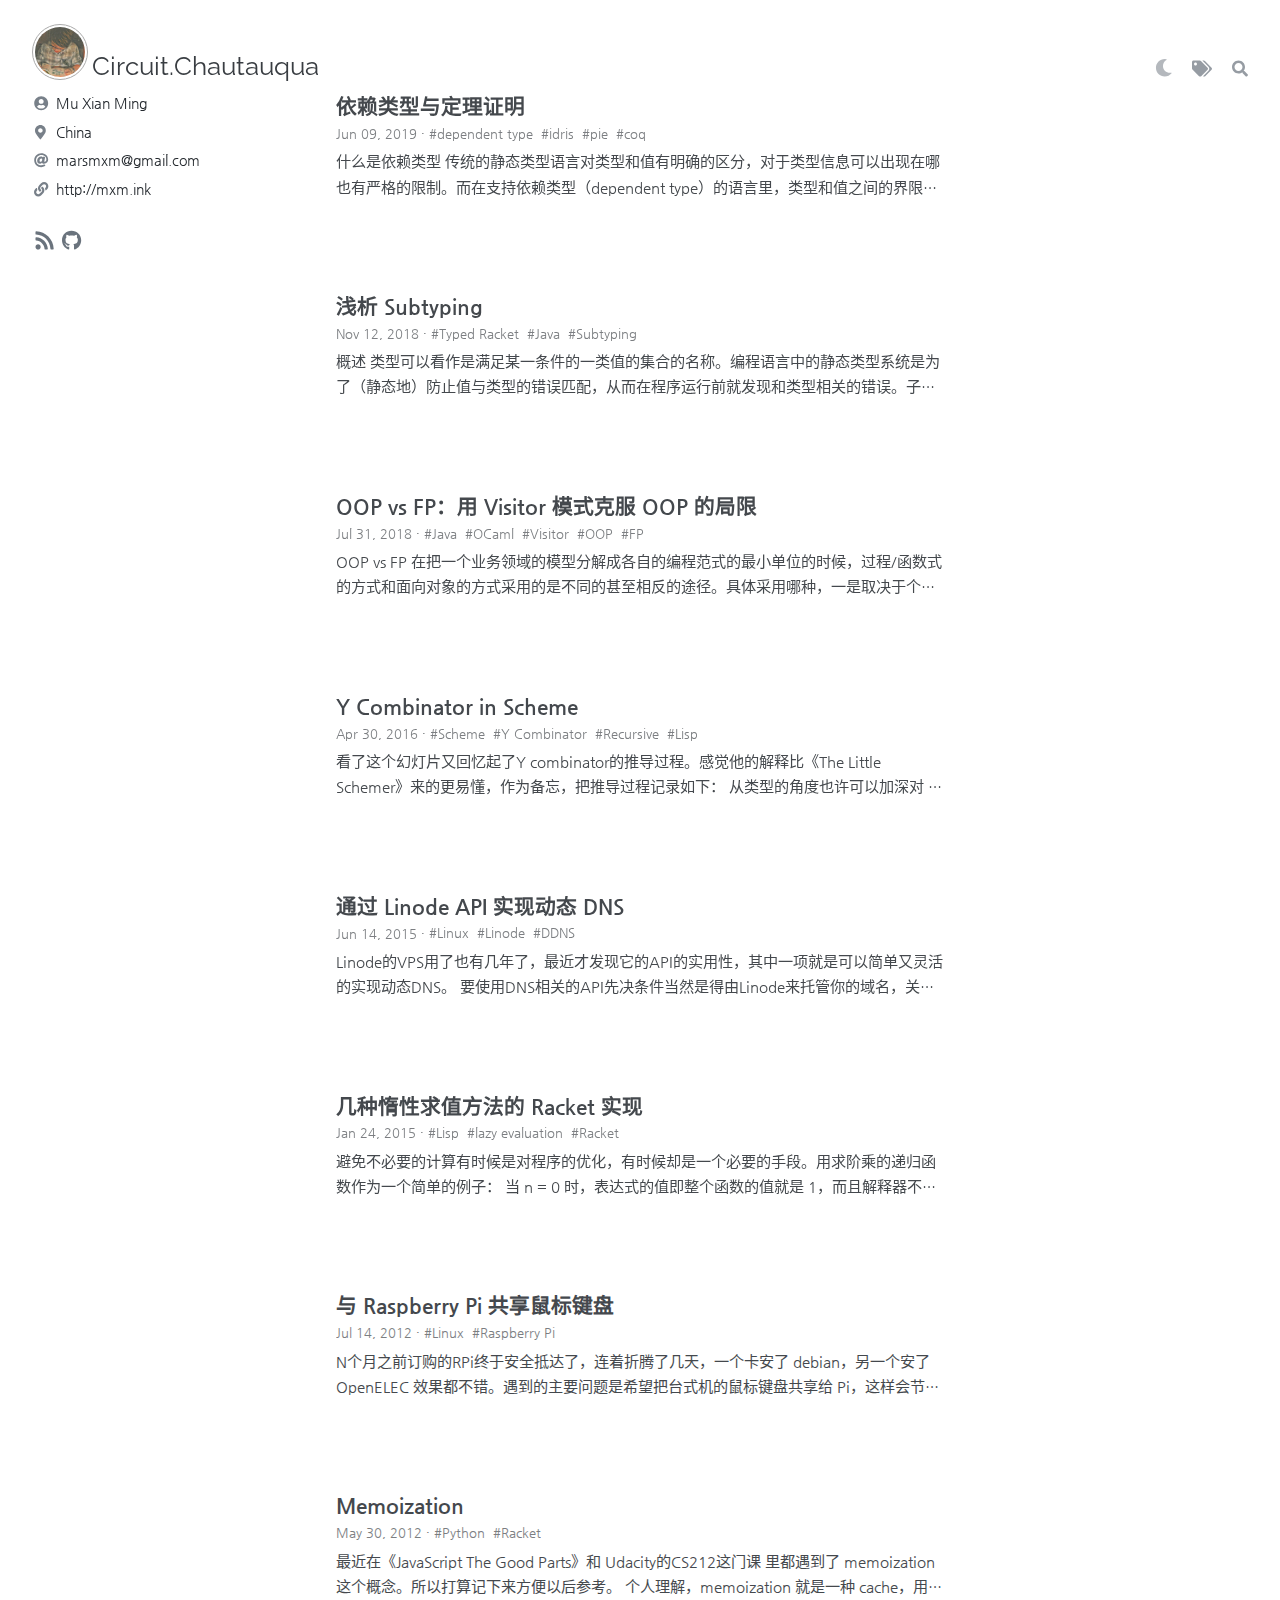
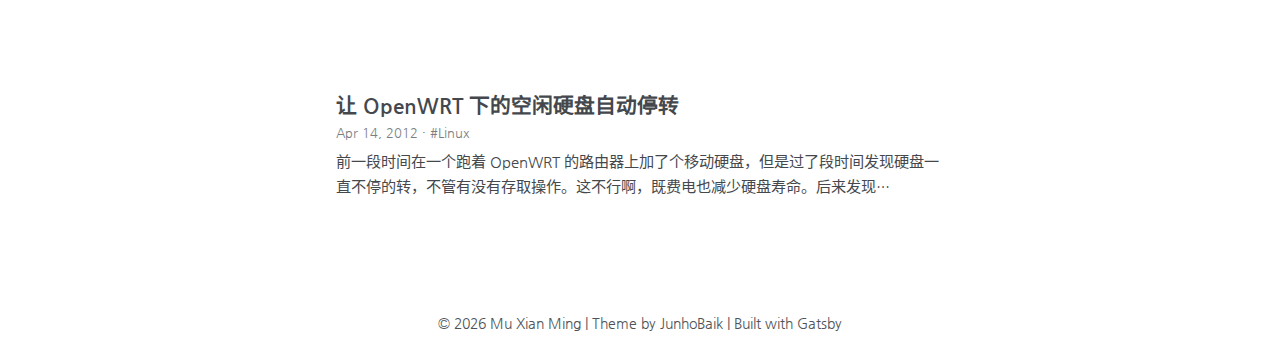
<file: index.html>
<!DOCTYPE html><html lang="zh-CN"><head><meta charSet="utf-8"/><meta http-equiv="x-ua-compatible" content="ie=edge"/><meta name="viewport" content="width=device-width, initial-scale=1, shrink-to-fit=no"/><style id="typography.js">html{font-family:sans-serif;-ms-text-size-adjust:100%;-webkit-text-size-adjust:100%}body{margin:0}article,aside,details,figcaption,figure,footer,header,main,menu,nav,section,summary{display:block}audio,canvas,progress,video{display:inline-block}audio:not([controls]){display:none;height:0}progress{vertical-align:baseline}[hidden],template{display:none}a{background-color:transparent;-webkit-text-decoration-skip:objects}a:active,a:hover{outline-width:0}abbr[title]{border-bottom:none;text-decoration:underline;text-decoration:underline dotted}b,strong{font-weight:inherit;font-weight:bolder}dfn{font-style:italic}h1{font-size:2em;margin:.67em 0}mark{background-color:#ff0;color:#000}small{font-size:80%}sub,sup{font-size:75%;line-height:0;position:relative;vertical-align:baseline}sub{bottom:-.25em}sup{top:-.5em}img{border-style:none}svg:not(:root){overflow:hidden}code,kbd,pre,samp{font-family:monospace,monospace;font-size:1em}figure{margin:1em 40px}hr{box-sizing:content-box;height:0;overflow:visible}button,input,optgroup,select,textarea{font:inherit;margin:0}optgroup{font-weight:700}button,input{overflow:visible}button,select{text-transform:none}[type=reset],[type=submit],button,html [type=button]{-webkit-appearance:button}[type=button]::-moz-focus-inner,[type=reset]::-moz-focus-inner,[type=submit]::-moz-focus-inner,button::-moz-focus-inner{border-style:none;padding:0}[type=button]:-moz-focusring,[type=reset]:-moz-focusring,[type=submit]:-moz-focusring,button:-moz-focusring{outline:1px dotted ButtonText}fieldset{border:1px solid silver;margin:0 2px;padding:.35em .625em .75em}legend{box-sizing:border-box;color:inherit;display:table;max-width:100%;padding:0;white-space:normal}textarea{overflow:auto}[type=checkbox],[type=radio]{box-sizing:border-box;padding:0}[type=number]::-webkit-inner-spin-button,[type=number]::-webkit-outer-spin-button{height:auto}[type=search]{-webkit-appearance:textfield;outline-offset:-2px}[type=search]::-webkit-search-cancel-button,[type=search]::-webkit-search-decoration{-webkit-appearance:none}::-webkit-input-placeholder{color:inherit;opacity:.54}::-webkit-file-upload-button{-webkit-appearance:button;font:inherit}html{font:100%/1.666 'Apple SD Gothic Neo','Nanum Gothic';box-sizing:border-box;overflow-y:scroll;}*{box-sizing:inherit;}*:before{box-sizing:inherit;}*:after{box-sizing:inherit;}body{color:hsla(0,0%,0%,0.8);font-family:'Apple SD Gothic Neo','Nanum Gothic';font-weight:normal;word-wrap:break-word;font-kerning:normal;-moz-font-feature-settings:"kern", "liga", "clig", "calt";-ms-font-feature-settings:"kern", "liga", "clig", "calt";-webkit-font-feature-settings:"kern", "liga", "clig", "calt";font-feature-settings:"kern", "liga", "clig", "calt";}img{max-width:100%;margin-left:0;margin-right:0;margin-top:0;padding-bottom:0;padding-left:0;padding-right:0;padding-top:0;margin-bottom:1.666rem;}h1{margin-left:0;margin-right:0;margin-top:0;padding-bottom:0;padding-left:0;padding-right:0;padding-top:0;margin-bottom:1.666rem;color:inherit;font-family:'Apple SD Gothic Neo','Nanum Gothic';font-weight:bold;text-rendering:optimizeLegibility;font-size:2rem;line-height:1.1;}h2{margin-left:0;margin-right:0;margin-top:0;padding-bottom:0;padding-left:0;padding-right:0;padding-top:0;margin-bottom:1.666rem;color:inherit;font-family:'Apple SD Gothic Neo','Nanum Gothic';font-weight:bold;text-rendering:optimizeLegibility;font-size:1.51572rem;line-height:1.1;}h3{margin-left:0;margin-right:0;margin-top:0;padding-bottom:0;padding-left:0;padding-right:0;padding-top:0;margin-bottom:1.666rem;color:inherit;font-family:'Apple SD Gothic Neo','Nanum Gothic';font-weight:bold;text-rendering:optimizeLegibility;font-size:1.31951rem;line-height:1.1;}h4{margin-left:0;margin-right:0;margin-top:0;padding-bottom:0;padding-left:0;padding-right:0;padding-top:0;margin-bottom:1.666rem;color:inherit;font-family:'Apple SD Gothic Neo','Nanum Gothic';font-weight:bold;text-rendering:optimizeLegibility;font-size:1rem;line-height:1.1;}h5{margin-left:0;margin-right:0;margin-top:0;padding-bottom:0;padding-left:0;padding-right:0;padding-top:0;margin-bottom:1.666rem;color:inherit;font-family:'Apple SD Gothic Neo','Nanum Gothic';font-weight:bold;text-rendering:optimizeLegibility;font-size:0.87055rem;line-height:1.1;}h6{margin-left:0;margin-right:0;margin-top:0;padding-bottom:0;padding-left:0;padding-right:0;padding-top:0;margin-bottom:1.666rem;color:inherit;font-family:'Apple SD Gothic Neo','Nanum Gothic';font-weight:bold;text-rendering:optimizeLegibility;font-size:0.81225rem;line-height:1.1;}hgroup{margin-left:0;margin-right:0;margin-top:0;padding-bottom:0;padding-left:0;padding-right:0;padding-top:0;margin-bottom:1.666rem;}ul{margin-left:1.666rem;margin-right:0;margin-top:0;padding-bottom:0;padding-left:0;padding-right:0;padding-top:0;margin-bottom:1.666rem;list-style-position:outside;list-style-image:none;}ol{margin-left:1.666rem;margin-right:0;margin-top:0;padding-bottom:0;padding-left:0;padding-right:0;padding-top:0;margin-bottom:1.666rem;list-style-position:outside;list-style-image:none;}dl{margin-left:0;margin-right:0;margin-top:0;padding-bottom:0;padding-left:0;padding-right:0;padding-top:0;margin-bottom:1.666rem;}dd{margin-left:0;margin-right:0;margin-top:0;padding-bottom:0;padding-left:0;padding-right:0;padding-top:0;margin-bottom:1.666rem;}p{margin-left:0;margin-right:0;margin-top:0;padding-bottom:0;padding-left:0;padding-right:0;padding-top:0;margin-bottom:1.666rem;}figure{margin-left:0;margin-right:0;margin-top:0;padding-bottom:0;padding-left:0;padding-right:0;padding-top:0;margin-bottom:1.666rem;}pre{margin-left:0;margin-right:0;margin-top:0;padding-bottom:0;padding-left:0;padding-right:0;padding-top:0;margin-bottom:1.666rem;font-size:0.85rem;line-height:1.666rem;}table{margin-left:0;margin-right:0;margin-top:0;padding-bottom:0;padding-left:0;padding-right:0;padding-top:0;margin-bottom:1.666rem;font-size:1rem;line-height:1.666rem;border-collapse:collapse;width:100%;}fieldset{margin-left:0;margin-right:0;margin-top:0;padding-bottom:0;padding-left:0;padding-right:0;padding-top:0;margin-bottom:1.666rem;}blockquote{margin-left:1.666rem;margin-right:1.666rem;margin-top:0;padding-bottom:0;padding-left:0;padding-right:0;padding-top:0;margin-bottom:1.666rem;}form{margin-left:0;margin-right:0;margin-top:0;padding-bottom:0;padding-left:0;padding-right:0;padding-top:0;margin-bottom:1.666rem;}noscript{margin-left:0;margin-right:0;margin-top:0;padding-bottom:0;padding-left:0;padding-right:0;padding-top:0;margin-bottom:1.666rem;}iframe{margin-left:0;margin-right:0;margin-top:0;padding-bottom:0;padding-left:0;padding-right:0;padding-top:0;margin-bottom:1.666rem;}hr{margin-left:0;margin-right:0;margin-top:0;padding-bottom:0;padding-left:0;padding-right:0;padding-top:0;margin-bottom:calc(1.666rem - 1px);background:hsla(0,0%,0%,0.2);border:none;height:1px;}address{margin-left:0;margin-right:0;margin-top:0;padding-bottom:0;padding-left:0;padding-right:0;padding-top:0;margin-bottom:1.666rem;}b{font-weight:bold;}strong{font-weight:bold;}dt{font-weight:bold;}th{font-weight:bold;}li{margin-bottom:calc(1.666rem / 2);}ol li{padding-left:0;}ul li{padding-left:0;}li > ol{margin-left:1.666rem;margin-bottom:calc(1.666rem / 2);margin-top:calc(1.666rem / 2);}li > ul{margin-left:1.666rem;margin-bottom:calc(1.666rem / 2);margin-top:calc(1.666rem / 2);}blockquote *:last-child{margin-bottom:0;}li *:last-child{margin-bottom:0;}p *:last-child{margin-bottom:0;}li > p{margin-bottom:calc(1.666rem / 2);}code{font-size:0.85rem;line-height:1.666rem;}kbd{font-size:0.85rem;line-height:1.666rem;}samp{font-size:0.85rem;line-height:1.666rem;}abbr{border-bottom:1px dotted hsla(0,0%,0%,0.5);cursor:help;}acronym{border-bottom:1px dotted hsla(0,0%,0%,0.5);cursor:help;}abbr[title]{border-bottom:1px dotted hsla(0,0%,0%,0.5);cursor:help;text-decoration:none;}thead{text-align:left;}td,th{text-align:left;border-bottom:1px solid hsla(0,0%,0%,0.12);font-feature-settings:"tnum";-moz-font-feature-settings:"tnum";-ms-font-feature-settings:"tnum";-webkit-font-feature-settings:"tnum";padding-left:1.11067rem;padding-right:1.11067rem;padding-top:0.833rem;padding-bottom:calc(0.833rem - 1px);}th:first-child,td:first-child{padding-left:0;}th:last-child,td:last-child{padding-right:0;}</style><style data-href="/styles.24001ec4dd3786dffc63.css">.blog-post-container{padding-bottom:2rem}.blog-post-container .ad,.blog-post-container>div{max-width:720px;margin:0 auto}.blog-post-container .blog-post{padding:1rem}.blog-post-container .blog-post a{-webkit-text-decoration-line:underline;text-decoration-line:underline}.blog-post-container .blog-post .blog-post-title{font-size:1.8rem;margin:0;line-height:1.5;word-break:keep-all}@media screen and (max-width:559px){.blog-post-container .blog-post .blog-post-title{font-size:1.2rem}}.blog-post-container .blog-post .blog-post-info{display:flex;margin-top:1rem;font-size:.84rem;align-items:flex-start;justify-content:space-between}.blog-post-container .blog-post .blog-post-info>.dot{margin:0 .5rem;opacity:.7}.blog-post-container .blog-post .blog-post-info .date-wrap{display:flex;align-items:center;opacity:.7}.blog-post-container .blog-post .blog-post-info .date-wrap .update-date,.blog-post-container .blog-post .blog-post-info .date-wrap .write-date{display:block;white-space:nowrap}.blog-post-container .blog-post .blog-post-info .date-wrap>:nth-child(2){margin-left:.25rem}.blog-post-container .blog-post .blog-post-info .blog-post-tag-list{display:flex;margin:0;flex-wrap:wrap;flex-grow:1}.blog-post-container .blog-post .blog-post-info .blog-post-tag-list .blog-post-tag{list-style:none;margin:0 .3rem 0 0}.blog-post-container .blog-post .blog-post-info .blog-post-tag-list .blog-post-tag a{opacity:.7;text-decoration:none;transition:opacity .3s}.blog-post-container .blog-post .blog-post-info .blog-post-tag-list .blog-post-tag a:hover{opacity:1}.blog-post-container .blog-post .blog-post-info .blog-post-inside-toc{display:none;align-self:flex-end}@media screen and (max-width:1160px){.blog-post-container .blog-post .blog-post-info .blog-post-inside-toc{display:inline-block}}.blog-post-container .blog-post .blog-post-info .blog-post-inside-toc .toc-button{cursor:pointer;opacity:.5}.blog-post-container .blog-post .blog-post-info .blog-post-inside-toc .toc-button:hover{opacity:.9}.blog-post-container .blog-post .series{display:flex;flex-direction:column;justify-content:flex-end;margin-top:2rem}.blog-post-container .blog-post .series .icon-wrap>svg{height:.8rem}.blog-post-container .blog-post .series .series-head{display:flex;align-items:center;justify-content:flex-end}.blog-post-container .blog-post .series .series-head .head{font-weight:700;-webkit-user-select:none;-ms-user-select:none;user-select:none}.blog-post-container .blog-post .series .series-head .icon-wrap{text-align:center;width:1.5rem}.blog-post-container .blog-post .series .series-list{display:flex;margin:.25rem 0 0;flex-direction:column;align-items:flex-end;font-size:.8rem;line-height:1.3}.blog-post-container .blog-post .series .series-list .series-item{list-style:none;margin:0;opacity:.4;transition:opacity all .2s}.blog-post-container .blog-post .series .series-list .series-item:hover{opacity:.9}.blog-post-container .blog-post .series .series-list .series-item>a{text-decoration:none;display:flex}.blog-post-container .blog-post .series .series-list .series-item>a .icon-wrap{min-width:1.5rem;width:1.5rem;text-align:center}.blog-post-container .blog-post .series .series-list .series-item.current-series{opacity:.7}.blog-post-container .blog-post .inside-toc-wrap{display:flex;justify-content:flex-end}.blog-post-container .blog-post .blog-post-content{margin-top:3rem}.blog-post-container .social-share{display:flex;margin-top:2rem;flex-direction:column;align-items:center}.blog-post-container .social-share ul{display:flex;margin:0}.blog-post-container .social-share ul li.social-share-item{list-style:none;margin:0 .25rem}.blog-post-container .social-share ul li.social-share-item circle{fill:#6a737d;transition:fill .3s}.blog-post-container .social-share ul li.social-share-item:hover.email circle{fill:#b8b8b8}.blog-post-container .social-share ul li.social-share-item:hover.facebook circle{fill:#3b5998}.blog-post-container .social-share ul li.social-share-item:hover.twitter circle{fill:#00aced}.blog-post-container .social-share ul li.social-share-item:hover.linkedin circle{fill:#007fb1}.blog-post-container .social-share ul li.social-share-item:hover.reddit circle{fill:#5f99cf}.blog-post-container .social-share ul li.social-share-item:hover.pocket circle{fill:#ef3f56}.blog-post-container .ad{margin-top:2rem;margin-bottom:2rem}.blog-post-container .ad-dev,.blog-post-container .comments-dev{display:flex;border:1px dotted grey;min-height:15rem;flex-direction:column;align-items:center;justify-content:center;-webkit-user-select:none;-ms-user-select:none;user-select:none}.blog-post-container .ad-dev>:first-child,.blog-post-container .comments-dev>:first-child{opacity:.8}.blog-post-container .ad-dev>:nth-child(2),.blog-post-container .comments-dev>:nth-child(2){font-size:.9rem;opacity:.5}.blog-post-container .ad-dev.comments-dev,.blog-post-container .comments-dev.comments-dev{min-height:20rem}.blog-post-container .comments{padding:1rem}#layout.dark code[class*=language-],#layout.dark pre[class*=language-]{color:#fff;text-shadow:0 1px 1px #000;font-family:Menlo,Monaco,Courier New,monospace;direction:ltr;text-align:left;word-spacing:normal;white-space:pre;word-wrap:normal;line-height:1.4;background:none;border:0;-moz-tab-size:4;-o-tab-size:4;tab-size:4;-webkit-hyphens:none;-ms-hyphens:none;hyphens:none}#layout.dark pre[class*=language-] code{float:left;padding:0 15px 0 0}#layout.dark :not(pre)>code[class*=language-],#layout.dark pre[class*=language-]{background:#222}#layout.dark pre[class*=language-]{padding:15px;overflow:auto;border-radius:8px}#layout.dark :not(pre)>code[class*=language-]{padding:5px 10px;line-height:1;border-radius:3px}#layout.dark .token.cdata,#layout.dark .token.comment,#layout.dark .token.doctype,#layout.dark .token.prolog{color:#797979}#layout.dark .token.operator,#layout.dark .token.punctuation,#layout.dark .token.selector{color:#fff}#layout.dark .token.namespace{opacity:.7}#layout.dark .token.boolean,#layout.dark .token.tag{color:#ffd893}#layout.dark .token.atrule,#layout.dark .token.attr-value,#layout.dark .token.hex,#layout.dark .token.string{color:#b0c975}#layout.dark .token.attr-name,#layout.dark .token.entity,#layout.dark .token.keyword,#layout.dark .token.property,#layout.dark .token.url{color:#c27628}#layout.dark .token.regex{color:#9b71c6}#layout.dark .token.entity{cursor:help}#layout.dark .token.constant,#layout.dark .token.function{color:#e5a638}#layout.dark .token.variable{color:#fdfba8}#layout.dark .token.number{color:#8799b0}#layout.dark .token.deliminator,#layout.dark .token.important{color:#e45734}#layout.dark pre[data-line]{position:relative;padding:1em 0 1em 3em}#layout.dark .line-highlight{position:absolute;left:0;right:0;margin-top:1em;background:hsla(0,0%,100%,.2);pointer-events:none;line-height:inherit;white-space:pre}#layout.dark .line-highlight:before,#layout.dark .line-highlight[data-end]:after{content:attr(data-start);position:absolute;top:.3em;left:.6em;min-width:1em;padding:0 .5em;background-color:hsla(0,0%,100%,.3);color:#fff;font:700 65%/1.5 sans-serif;text-align:center;border-radius:8px;text-shadow:none}#layout.dark .line-highlight[data-end]:after{content:attr(data-end);top:auto;bottom:.4em}#layout.dark .line-numbers-rows{margin:0}#layout.dark .line-numbers-rows span{padding-right:10px;border-right:3px solid #d9d336}#layout.light code[class*=language-],#layout.light pre[class*=language-]{color:#393a34;font-family:Consolas,Bitstream Vera Sans Mono,Courier New,Courier,monospace;direction:ltr;text-align:left;white-space:pre;word-spacing:normal;word-break:normal;font-size:.9em;line-height:1.2em;-moz-tab-size:4;-o-tab-size:4;tab-size:4;-webkit-hyphens:none;-ms-hyphens:none;hyphens:none}#layout.light pre>code[class*=language-]{font-size:1em}#layout.light code[class*=language-]::selection,#layout.light code[class*=language-] ::selection,#layout.light pre[class*=language-]::selection,#layout.light pre[class*=language-] ::selection{background:#b3d4fc}#layout.light pre[class*=language-]{padding:1em;overflow:auto;border:1px solid #ddd;background-color:#fff}#layout.light :not(pre)>code[class*=language-]{padding:1px .2em;background:#f8f8f8;border:1px solid #ddd}#layout.light .token.cdata,#layout.light .token.comment,#layout.light .token.doctype,#layout.light .token.prolog{color:#998;font-style:italic}#layout.light .token.namespace{opacity:.7}#layout.light .token.attr-value,#layout.light .token.string{color:#e3116c}#layout.light .token.operator,#layout.light .token.punctuation{color:#393a34}#layout.light .token.boolean,#layout.light .token.constant,#layout.light .token.entity,#layout.light .token.inserted,#layout.light .token.number,#layout.light .token.property,#layout.light .token.regex,#layout.light .token.symbol,#layout.light .token.url,#layout.light .token.variable{color:#36acaa}#layout.light .language-autohotkey .token.selector,#layout.light .token.atrule,#layout.light .token.attr-name,#layout.light .token.keyword{color:#00a4db}#layout.light .language-autohotkey .token.tag,#layout.light .token.deleted,#layout.light .token.function{color:#9a050f}#layout.light .language-autohotkey .token.keyword,#layout.light .token.selector,#layout.light .token.tag{color:#00009f}#layout.light .token.bold,#layout.light .token.function,#layout.light .token.important{font-weight:700}#layout.light .token.italic{font-style:italic}.blog-post-content h1{margin-top:4rem;margin-bottom:1.5rem}.blog-post-content h2{margin-top:3rem;margin-bottom:1.5rem}.blog-post-content h3{margin-top:2rem;margin-bottom:1rem}.blog-post-content ul{margin-top:0;margin-bottom:0}.blog-post-content ul p{margin:0}.blog-post-content li{margin-bottom:0}.blog-post-content>ul{margin-bottom:1rem}.blog-post-content hr{margin:1.5rem 0}.blog-post-content code{font-family:Nanum Gothic Coding!important}.blog-post-content blockquote{font-size:.9rem;border-left:4px solid #6a737d;margin:0 0 1rem;padding:0 1rem;opacity:.8}@font-face{font-family:KaTeX_AMS;src:url(/static/KaTeX_AMS-Regular-e78e28b4834954df047e4925e9dbf354.woff2) format("woff2"),url(/static/KaTeX_AMS-Regular-7f06b4e30317f784d61d26686aed0ab2.woff) format("woff"),url(/static/KaTeX_AMS-Regular-aaf4eee9fba9907d61c3935e0b6a54ae.ttf) format("truetype");font-weight:400;font-style:normal}@font-face{font-family:KaTeX_Caligraphic;src:url(/static/KaTeX_Caligraphic-Bold-4ec58befa687e9752c3c91cd9bcf1bcb.woff2) format("woff2"),url(/static/KaTeX_Caligraphic-Bold-1e802ca9dedc4ed4e3c6f645e4316128.woff) format("woff"),url(/static/KaTeX_Caligraphic-Bold-021dd4dc61ee5f5cdf315f43b48c094b.ttf) format("truetype");font-weight:700;font-style:normal}@font-face{font-family:KaTeX_Caligraphic;src:url(/static/KaTeX_Caligraphic-Regular-7edb53b6693d75b8a2232481eea1a52c.woff2) format("woff2"),url(/static/KaTeX_Caligraphic-Regular-d3b46c3a530116933081d9d74e3e9fe8.woff) format("woff"),url(/static/KaTeX_Caligraphic-Regular-d49f2d55ce4f40f982d8ba63d746fbf9.ttf) format("truetype");font-weight:400;font-style:normal}@font-face{font-family:KaTeX_Fraktur;src:url(/static/KaTeX_Fraktur-Bold-d5b59ec9764e10f4a82369ae29f3ac58.woff2) format("woff2"),url(/static/KaTeX_Fraktur-Bold-c4c8cab7d5be97b2bb283e531c077355.woff) format("woff"),url(/static/KaTeX_Fraktur-Bold-a31e7cba7b7221ebf1a2ae545fb306b2.ttf) format("truetype");font-weight:700;font-style:normal}@font-face{font-family:KaTeX_Fraktur;src:url(/static/KaTeX_Fraktur-Regular-32a5339eb809f381a7357ba56f82aab3.woff2) format("woff2"),url(/static/KaTeX_Fraktur-Regular-b7d9c46bff5d51da6209e355cc4a235d.woff) format("woff"),url(/static/KaTeX_Fraktur-Regular-a48dad4f58c82e38a10da0ceebb86370.ttf) format("truetype");font-weight:400;font-style:normal}@font-face{font-family:KaTeX_Main;src:url(/static/KaTeX_Main-Bold-8e1e01c4b1207c0a383d9a2b4f86e637.woff2) format("woff2"),url(/static/KaTeX_Main-Bold-22086eb5d97009c3e99bcc1d16ce6865.woff) format("woff"),url(/static/KaTeX_Main-Bold-9ceff51b3cb7ce6eb4e8efa8163a1472.ttf) format("truetype");font-weight:700;font-style:normal}@font-face{font-family:KaTeX_Main;src:url(/static/KaTeX_Main-BoldItalic-284a17fe5baf72ff8217d4c7e70c0f82.woff2) format("woff2"),url(/static/KaTeX_Main-BoldItalic-4c57dbc44bfff1fdf08a59cf556fdab3.woff) format("woff"),url(/static/KaTeX_Main-BoldItalic-e8b44b990516dab7937bf240fde8b46a.ttf) format("truetype");font-weight:700;font-style:italic}@font-face{font-family:KaTeX_Main;src:url(/static/KaTeX_Main-Italic-e533d5a2506cf053cd671b335ec04dde.woff2) format("woff2"),url(/static/KaTeX_Main-Italic-99be0e10c38cd42466e6fe1665ef9536.woff) format("woff"),url(/static/KaTeX_Main-Italic-29c86397e75cdcb3135af8295f1c2e28.ttf) format("truetype");font-weight:400;font-style:italic}@font-face{font-family:KaTeX_Main;src:url(/static/KaTeX_Main-Regular-5c734d78610fa35282f3379f866707f2.woff2) format("woff2"),url(/static/KaTeX_Main-Regular-b741441f6d71014d0453ca3ebc884dd4.woff) format("woff"),url(/static/KaTeX_Main-Regular-5c94aef490324b0925dbe5f643e8fd04.ttf) format("truetype");font-weight:400;font-style:normal}@font-face{font-family:KaTeX_Math;src:url(/static/KaTeX_Math-BoldItalic-d747bd1e7a6a43864285edd73dcde253.woff2) format("woff2"),url(/static/KaTeX_Math-BoldItalic-b13731ef4e2bfc3d8d859271e39550fc.woff) format("woff"),url(/static/KaTeX_Math-BoldItalic-9a2834a9ff8ab411153571e0e55ac693.ttf) format("truetype");font-weight:700;font-style:italic}@font-face{font-family:KaTeX_Math;src:url(/static/KaTeX_Math-Italic-4ad08b826b8065e1eab85324d726538c.woff2) format("woff2"),url(/static/KaTeX_Math-Italic-f0303906c2a67ac63bf1e8ccd638a89e.woff) format("woff"),url(/static/KaTeX_Math-Italic-291e76b8871b84560701bd29f9d1dcc7.ttf) format("truetype");font-weight:400;font-style:italic}@font-face{font-family:"KaTeX_SansSerif";src:url(/static/KaTeX_SansSerif-Bold-6e0830bee40435e72165345e0682fbfc.woff2) format("woff2"),url(/static/KaTeX_SansSerif-Bold-3fb419559955e3ce75619f1a5e8c6c84.woff) format("woff"),url(/static/KaTeX_SansSerif-Bold-7dc027cba9f7b11ec92af4a311372a85.ttf) format("truetype");font-weight:700;font-style:normal}@font-face{font-family:"KaTeX_SansSerif";src:url(/static/KaTeX_SansSerif-Italic-fba01c9c6fb2866a0f95bcacb2c187a5.woff2) format("woff2"),url(/static/KaTeX_SansSerif-Italic-727a9b0d97d72d2fc0228fe4e07fb4d8.woff) format("woff"),url(/static/KaTeX_SansSerif-Italic-4059868e460d2d2e6be18e180d20c43d.ttf) format("truetype");font-weight:400;font-style:italic}@font-face{font-family:"KaTeX_SansSerif";src:url(/static/KaTeX_SansSerif-Regular-d929cd671b19f0cfea55b6200fb47461.woff2) format("woff2"),url(/static/KaTeX_SansSerif-Regular-2555754a67062cac3a0913b715ab982f.woff) format("woff"),url(/static/KaTeX_SansSerif-Regular-5c58d168c0b66d2c32234a6718e74dfb.ttf) format("truetype");font-weight:400;font-style:normal}@font-face{font-family:KaTeX_Script;src:url(/static/KaTeX_Script-Regular-755e2491f13b5269f0afd5a56f7aa692.woff2) format("woff2"),url(/static/KaTeX_Script-Regular-d524c9a5b62a17f98f4a97af37fea735.woff) format("woff"),url(/static/KaTeX_Script-Regular-d12ea9efb375f9dc331f562e69892638.ttf) format("truetype");font-weight:400;font-style:normal}@font-face{font-family:KaTeX_Size1;src:url([data-uri]) format("woff2"),url([data-uri]) format("woff"),url(/static/KaTeX_Size1-Regular-7342d45b052c3a2abc21049959fbab7f.ttf) format("truetype");font-weight:400;font-style:normal}@font-face{font-family:KaTeX_Size2;src:url([data-uri]) format("woff2"),url([data-uri]) format("woff"),url(/static/KaTeX_Size2-Regular-eb130dcc661de766c999c60ba1525a88.ttf) format("truetype");font-weight:400;font-style:normal}@font-face{font-family:KaTeX_Size3;src:url([data-uri]) format("woff2"),url([data-uri]) format("woff"),url([data-uri]) format("truetype");font-weight:400;font-style:normal}@font-face{font-family:KaTeX_Size4;src:url([data-uri]) format("woff2"),url([data-uri]) format("woff"),url(/static/KaTeX_Size4-Regular-ad7672524b64b730dfd176140a8945cb.ttf) format("truetype");font-weight:400;font-style:normal}@font-face{font-family:KaTeX_Typewriter;src:url(/static/KaTeX_Typewriter-Regular-6cc31ea5c223c88705a13727a71417fa.woff2) format("woff2"),url(/static/KaTeX_Typewriter-Regular-3fe216d2a5f736c560cde71984554b64.woff) format("woff"),url(/static/KaTeX_Typewriter-Regular-257023560753aeb0b89b7e434d3da17f.ttf) format("truetype");font-weight:400;font-style:normal}.katex{font:normal 1.21em KaTeX_Main,Times New Roman,serif;line-height:1.2;text-indent:0;text-rendering:auto}.katex *{-ms-high-contrast-adjust:none!important}.katex .katex-version:after{content:"0.10.2"}.katex .katex-mathml{position:absolute;clip:rect(1px,1px,1px,1px);padding:0;border:0;height:1px;width:1px;overflow:hidden}.katex .katex-html>.newline{display:block}.katex .base{position:relative;white-space:nowrap;width:-webkit-min-content;width:-moz-min-content;width:min-content}.katex .base,.katex .strut{display:inline-block}.katex .textbf{font-weight:700}.katex .textit{font-style:italic}.katex .textrm{font-family:KaTeX_Main}.katex .textsf{font-family:KaTeX_SansSerif}.katex .texttt{font-family:KaTeX_Typewriter}.katex .mathdefault{font-family:KaTeX_Math;font-style:italic}.katex .mathit{font-family:KaTeX_Main;font-style:italic}.katex .mathrm{font-style:normal}.katex .mathbf{font-family:KaTeX_Main;font-weight:700}.katex .boldsymbol{font-family:KaTeX_Math;font-weight:700;font-style:italic}.katex .amsrm,.katex .mathbb,.katex .textbb{font-family:KaTeX_AMS}.katex .mathcal{font-family:KaTeX_Caligraphic}.katex .mathfrak,.katex .textfrak{font-family:KaTeX_Fraktur}.katex .mathtt{font-family:KaTeX_Typewriter}.katex .mathscr,.katex .textscr{font-family:KaTeX_Script}.katex .mathsf,.katex .textsf{font-family:KaTeX_SansSerif}.katex .mathboldsf,.katex .textboldsf{font-family:KaTeX_SansSerif;font-weight:700}.katex .mathitsf,.katex .textitsf{font-family:KaTeX_SansSerif;font-style:italic}.katex .mainrm{font-family:KaTeX_Main;font-style:normal}.katex .vlist-t{display:inline-table;table-layout:fixed}.katex .vlist-r{display:table-row}.katex .vlist{display:table-cell;vertical-align:bottom;position:relative}.katex .vlist>span{display:block;height:0;position:relative}.katex .vlist>span>span{display:inline-block}.katex .vlist>span>.pstrut{overflow:hidden;width:0}.katex .vlist-t2{margin-right:-2px}.katex .vlist-s{display:table-cell;vertical-align:bottom;font-size:1px;width:2px;min-width:2px}.katex .msupsub{text-align:left}.katex .mfrac>span>span{text-align:center}.katex .mfrac .frac-line{display:inline-block;width:100%;border-bottom-style:solid}.katex .hdashline,.katex .hline,.katex .mfrac .frac-line,.katex .overline .overline-line,.katex .rule,.katex .underline .underline-line{min-height:1px}.katex .mspace{display:inline-block}.katex .clap,.katex .llap,.katex .rlap{width:0;position:relative}.katex .clap>.inner,.katex .llap>.inner,.katex .rlap>.inner{position:absolute}.katex .clap>.fix,.katex .llap>.fix,.katex .rlap>.fix{display:inline-block}.katex .llap>.inner{right:0}.katex .clap>.inner,.katex .rlap>.inner{left:0}.katex .clap>.inner>span{margin-left:-50%;margin-right:50%}.katex .rule{display:inline-block;border:0 solid;position:relative}.katex .hline,.katex .overline .overline-line,.katex .underline .underline-line{display:inline-block;width:100%;border-bottom-style:solid}.katex .hdashline{display:inline-block;width:100%;border-bottom-style:dashed}.katex .sqrt>.root{margin-left:.27777778em;margin-right:-.55555556em}.katex .fontsize-ensurer,.katex .sizing{display:inline-block}.katex .fontsize-ensurer.reset-size1.size1,.katex .sizing.reset-size1.size1{font-size:1em}.katex .fontsize-ensurer.reset-size1.size2,.katex .sizing.reset-size1.size2{font-size:1.2em}.katex .fontsize-ensurer.reset-size1.size3,.katex .sizing.reset-size1.size3{font-size:1.4em}.katex .fontsize-ensurer.reset-size1.size4,.katex .sizing.reset-size1.size4{font-size:1.6em}.katex .fontsize-ensurer.reset-size1.size5,.katex .sizing.reset-size1.size5{font-size:1.8em}.katex .fontsize-ensurer.reset-size1.size6,.katex .sizing.reset-size1.size6{font-size:2em}.katex .fontsize-ensurer.reset-size1.size7,.katex .sizing.reset-size1.size7{font-size:2.4em}.katex .fontsize-ensurer.reset-size1.size8,.katex .sizing.reset-size1.size8{font-size:2.88em}.katex .fontsize-ensurer.reset-size1.size9,.katex .sizing.reset-size1.size9{font-size:3.456em}.katex .fontsize-ensurer.reset-size1.size10,.katex .sizing.reset-size1.size10{font-size:4.148em}.katex .fontsize-ensurer.reset-size1.size11,.katex .sizing.reset-size1.size11{font-size:4.976em}.katex .fontsize-ensurer.reset-size2.size1,.katex .sizing.reset-size2.size1{font-size:.83333333em}.katex .fontsize-ensurer.reset-size2.size2,.katex .sizing.reset-size2.size2{font-size:1em}.katex .fontsize-ensurer.reset-size2.size3,.katex .sizing.reset-size2.size3{font-size:1.16666667em}.katex .fontsize-ensurer.reset-size2.size4,.katex .sizing.reset-size2.size4{font-size:1.33333333em}.katex .fontsize-ensurer.reset-size2.size5,.katex .sizing.reset-size2.size5{font-size:1.5em}.katex .fontsize-ensurer.reset-size2.size6,.katex .sizing.reset-size2.size6{font-size:1.66666667em}.katex .fontsize-ensurer.reset-size2.size7,.katex .sizing.reset-size2.size7{font-size:2em}.katex .fontsize-ensurer.reset-size2.size8,.katex .sizing.reset-size2.size8{font-size:2.4em}.katex .fontsize-ensurer.reset-size2.size9,.katex .sizing.reset-size2.size9{font-size:2.88em}.katex .fontsize-ensurer.reset-size2.size10,.katex .sizing.reset-size2.size10{font-size:3.45666667em}.katex .fontsize-ensurer.reset-size2.size11,.katex .sizing.reset-size2.size11{font-size:4.14666667em}.katex .fontsize-ensurer.reset-size3.size1,.katex .sizing.reset-size3.size1{font-size:.71428571em}.katex .fontsize-ensurer.reset-size3.size2,.katex .sizing.reset-size3.size2{font-size:.85714286em}.katex .fontsize-ensurer.reset-size3.size3,.katex .sizing.reset-size3.size3{font-size:1em}.katex .fontsize-ensurer.reset-size3.size4,.katex .sizing.reset-size3.size4{font-size:1.14285714em}.katex .fontsize-ensurer.reset-size3.size5,.katex .sizing.reset-size3.size5{font-size:1.28571429em}.katex .fontsize-ensurer.reset-size3.size6,.katex .sizing.reset-size3.size6{font-size:1.42857143em}.katex .fontsize-ensurer.reset-size3.size7,.katex .sizing.reset-size3.size7{font-size:1.71428571em}.katex .fontsize-ensurer.reset-size3.size8,.katex .sizing.reset-size3.size8{font-size:2.05714286em}.katex .fontsize-ensurer.reset-size3.size9,.katex .sizing.reset-size3.size9{font-size:2.46857143em}.katex .fontsize-ensurer.reset-size3.size10,.katex .sizing.reset-size3.size10{font-size:2.96285714em}.katex .fontsize-ensurer.reset-size3.size11,.katex .sizing.reset-size3.size11{font-size:3.55428571em}.katex .fontsize-ensurer.reset-size4.size1,.katex .sizing.reset-size4.size1{font-size:.625em}.katex .fontsize-ensurer.reset-size4.size2,.katex .sizing.reset-size4.size2{font-size:.75em}.katex .fontsize-ensurer.reset-size4.size3,.katex .sizing.reset-size4.size3{font-size:.875em}.katex .fontsize-ensurer.reset-size4.size4,.katex .sizing.reset-size4.size4{font-size:1em}.katex .fontsize-ensurer.reset-size4.size5,.katex .sizing.reset-size4.size5{font-size:1.125em}.katex .fontsize-ensurer.reset-size4.size6,.katex .sizing.reset-size4.size6{font-size:1.25em}.katex .fontsize-ensurer.reset-size4.size7,.katex .sizing.reset-size4.size7{font-size:1.5em}.katex .fontsize-ensurer.reset-size4.size8,.katex .sizing.reset-size4.size8{font-size:1.8em}.katex .fontsize-ensurer.reset-size4.size9,.katex .sizing.reset-size4.size9{font-size:2.16em}.katex .fontsize-ensurer.reset-size4.size10,.katex .sizing.reset-size4.size10{font-size:2.5925em}.katex .fontsize-ensurer.reset-size4.size11,.katex .sizing.reset-size4.size11{font-size:3.11em}.katex .fontsize-ensurer.reset-size5.size1,.katex .sizing.reset-size5.size1{font-size:.55555556em}.katex .fontsize-ensurer.reset-size5.size2,.katex .sizing.reset-size5.size2{font-size:.66666667em}.katex .fontsize-ensurer.reset-size5.size3,.katex .sizing.reset-size5.size3{font-size:.77777778em}.katex .fontsize-ensurer.reset-size5.size4,.katex .sizing.reset-size5.size4{font-size:.88888889em}.katex .fontsize-ensurer.reset-size5.size5,.katex .sizing.reset-size5.size5{font-size:1em}.katex .fontsize-ensurer.reset-size5.size6,.katex .sizing.reset-size5.size6{font-size:1.11111111em}.katex .fontsize-ensurer.reset-size5.size7,.katex .sizing.reset-size5.size7{font-size:1.33333333em}.katex .fontsize-ensurer.reset-size5.size8,.katex .sizing.reset-size5.size8{font-size:1.6em}.katex .fontsize-ensurer.reset-size5.size9,.katex .sizing.reset-size5.size9{font-size:1.92em}.katex .fontsize-ensurer.reset-size5.size10,.katex .sizing.reset-size5.size10{font-size:2.30444444em}.katex .fontsize-ensurer.reset-size5.size11,.katex .sizing.reset-size5.size11{font-size:2.76444444em}.katex .fontsize-ensurer.reset-size6.size1,.katex .sizing.reset-size6.size1{font-size:.5em}.katex .fontsize-ensurer.reset-size6.size2,.katex .sizing.reset-size6.size2{font-size:.6em}.katex .fontsize-ensurer.reset-size6.size3,.katex .sizing.reset-size6.size3{font-size:.7em}.katex .fontsize-ensurer.reset-size6.size4,.katex .sizing.reset-size6.size4{font-size:.8em}.katex .fontsize-ensurer.reset-size6.size5,.katex .sizing.reset-size6.size5{font-size:.9em}.katex .fontsize-ensurer.reset-size6.size6,.katex .sizing.reset-size6.size6{font-size:1em}.katex .fontsize-ensurer.reset-size6.size7,.katex .sizing.reset-size6.size7{font-size:1.2em}.katex .fontsize-ensurer.reset-size6.size8,.katex .sizing.reset-size6.size8{font-size:1.44em}.katex .fontsize-ensurer.reset-size6.size9,.katex .sizing.reset-size6.size9{font-size:1.728em}.katex .fontsize-ensurer.reset-size6.size10,.katex .sizing.reset-size6.size10{font-size:2.074em}.katex .fontsize-ensurer.reset-size6.size11,.katex .sizing.reset-size6.size11{font-size:2.488em}.katex .fontsize-ensurer.reset-size7.size1,.katex .sizing.reset-size7.size1{font-size:.41666667em}.katex .fontsize-ensurer.reset-size7.size2,.katex .sizing.reset-size7.size2{font-size:.5em}.katex .fontsize-ensurer.reset-size7.size3,.katex .sizing.reset-size7.size3{font-size:.58333333em}.katex .fontsize-ensurer.reset-size7.size4,.katex .sizing.reset-size7.size4{font-size:.66666667em}.katex .fontsize-ensurer.reset-size7.size5,.katex .sizing.reset-size7.size5{font-size:.75em}.katex .fontsize-ensurer.reset-size7.size6,.katex .sizing.reset-size7.size6{font-size:.83333333em}.katex .fontsize-ensurer.reset-size7.size7,.katex .sizing.reset-size7.size7{font-size:1em}.katex .fontsize-ensurer.reset-size7.size8,.katex .sizing.reset-size7.size8{font-size:1.2em}.katex .fontsize-ensurer.reset-size7.size9,.katex .sizing.reset-size7.size9{font-size:1.44em}.katex .fontsize-ensurer.reset-size7.size10,.katex .sizing.reset-size7.size10{font-size:1.72833333em}.katex .fontsize-ensurer.reset-size7.size11,.katex .sizing.reset-size7.size11{font-size:2.07333333em}.katex .fontsize-ensurer.reset-size8.size1,.katex .sizing.reset-size8.size1{font-size:.34722222em}.katex .fontsize-ensurer.reset-size8.size2,.katex .sizing.reset-size8.size2{font-size:.41666667em}.katex .fontsize-ensurer.reset-size8.size3,.katex .sizing.reset-size8.size3{font-size:.48611111em}.katex .fontsize-ensurer.reset-size8.size4,.katex .sizing.reset-size8.size4{font-size:.55555556em}.katex .fontsize-ensurer.reset-size8.size5,.katex .sizing.reset-size8.size5{font-size:.625em}.katex .fontsize-ensurer.reset-size8.size6,.katex .sizing.reset-size8.size6{font-size:.69444444em}.katex .fontsize-ensurer.reset-size8.size7,.katex .sizing.reset-size8.size7{font-size:.83333333em}.katex .fontsize-ensurer.reset-size8.size8,.katex .sizing.reset-size8.size8{font-size:1em}.katex .fontsize-ensurer.reset-size8.size9,.katex .sizing.reset-size8.size9{font-size:1.2em}.katex .fontsize-ensurer.reset-size8.size10,.katex .sizing.reset-size8.size10{font-size:1.44027778em}.katex .fontsize-ensurer.reset-size8.size11,.katex .sizing.reset-size8.size11{font-size:1.72777778em}.katex .fontsize-ensurer.reset-size9.size1,.katex .sizing.reset-size9.size1{font-size:.28935185em}.katex .fontsize-ensurer.reset-size9.size2,.katex .sizing.reset-size9.size2{font-size:.34722222em}.katex .fontsize-ensurer.reset-size9.size3,.katex .sizing.reset-size9.size3{font-size:.40509259em}.katex .fontsize-ensurer.reset-size9.size4,.katex .sizing.reset-size9.size4{font-size:.46296296em}.katex .fontsize-ensurer.reset-size9.size5,.katex .sizing.reset-size9.size5{font-size:.52083333em}.katex .fontsize-ensurer.reset-size9.size6,.katex .sizing.reset-size9.size6{font-size:.5787037em}.katex .fontsize-ensurer.reset-size9.size7,.katex .sizing.reset-size9.size7{font-size:.69444444em}.katex .fontsize-ensurer.reset-size9.size8,.katex .sizing.reset-size9.size8{font-size:.83333333em}.katex .fontsize-ensurer.reset-size9.size9,.katex .sizing.reset-size9.size9{font-size:1em}.katex .fontsize-ensurer.reset-size9.size10,.katex .sizing.reset-size9.size10{font-size:1.20023148em}.katex .fontsize-ensurer.reset-size9.size11,.katex .sizing.reset-size9.size11{font-size:1.43981481em}.katex .fontsize-ensurer.reset-size10.size1,.katex .sizing.reset-size10.size1{font-size:.24108004em}.katex .fontsize-ensurer.reset-size10.size2,.katex .sizing.reset-size10.size2{font-size:.28929605em}.katex .fontsize-ensurer.reset-size10.size3,.katex .sizing.reset-size10.size3{font-size:.33751205em}.katex .fontsize-ensurer.reset-size10.size4,.katex .sizing.reset-size10.size4{font-size:.38572806em}.katex .fontsize-ensurer.reset-size10.size5,.katex .sizing.reset-size10.size5{font-size:.43394407em}.katex .fontsize-ensurer.reset-size10.size6,.katex .sizing.reset-size10.size6{font-size:.48216008em}.katex .fontsize-ensurer.reset-size10.size7,.katex .sizing.reset-size10.size7{font-size:.57859209em}.katex .fontsize-ensurer.reset-size10.size8,.katex .sizing.reset-size10.size8{font-size:.69431051em}.katex .fontsize-ensurer.reset-size10.size9,.katex .sizing.reset-size10.size9{font-size:.83317261em}.katex .fontsize-ensurer.reset-size10.size10,.katex .sizing.reset-size10.size10{font-size:1em}.katex .fontsize-ensurer.reset-size10.size11,.katex .sizing.reset-size10.size11{font-size:1.19961427em}.katex .fontsize-ensurer.reset-size11.size1,.katex .sizing.reset-size11.size1{font-size:.20096463em}.katex .fontsize-ensurer.reset-size11.size2,.katex .sizing.reset-size11.size2{font-size:.24115756em}.katex .fontsize-ensurer.reset-size11.size3,.katex .sizing.reset-size11.size3{font-size:.28135048em}.katex .fontsize-ensurer.reset-size11.size4,.katex .sizing.reset-size11.size4{font-size:.32154341em}.katex .fontsize-ensurer.reset-size11.size5,.katex .sizing.reset-size11.size5{font-size:.36173633em}.katex .fontsize-ensurer.reset-size11.size6,.katex .sizing.reset-size11.size6{font-size:.40192926em}.katex .fontsize-ensurer.reset-size11.size7,.katex .sizing.reset-size11.size7{font-size:.48231511em}.katex .fontsize-ensurer.reset-size11.size8,.katex .sizing.reset-size11.size8{font-size:.57877814em}.katex .fontsize-ensurer.reset-size11.size9,.katex .sizing.reset-size11.size9{font-size:.69453376em}.katex .fontsize-ensurer.reset-size11.size10,.katex .sizing.reset-size11.size10{font-size:.83360129em}.katex .fontsize-ensurer.reset-size11.size11,.katex .sizing.reset-size11.size11{font-size:1em}.katex .delimsizing.size1{font-family:KaTeX_Size1}.katex .delimsizing.size2{font-family:KaTeX_Size2}.katex .delimsizing.size3{font-family:KaTeX_Size3}.katex .delimsizing.size4{font-family:KaTeX_Size4}.katex .delimsizing.mult .delim-size1>span{font-family:KaTeX_Size1}.katex .delimsizing.mult .delim-size4>span{font-family:KaTeX_Size4}.katex .nulldelimiter{display:inline-block;width:.12em}.katex .delimcenter,.katex .op-symbol{position:relative}.katex .op-symbol.small-op{font-family:KaTeX_Size1}.katex .op-symbol.large-op{font-family:KaTeX_Size2}.katex .accent>.vlist-t,.katex .op-limits>.vlist-t{text-align:center}.katex .accent .accent-body{position:relative}.katex .accent .accent-body:not(.accent-full){width:0}.katex .overlay{display:block}.katex .mtable .vertical-separator{display:inline-block;margin:0 -.025em;border-right:.05em solid;min-width:1px}.katex .mtable .vs-dashed{border-right:.05em dashed}.katex .mtable .arraycolsep{display:inline-block}.katex .mtable .col-align-c>.vlist-t{text-align:center}.katex .mtable .col-align-l>.vlist-t{text-align:left}.katex .mtable .col-align-r>.vlist-t{text-align:right}.katex .svg-align{text-align:left}.katex svg{display:block;position:absolute;width:100%;height:inherit;fill:currentColor;stroke:currentColor;fill-rule:nonzero;fill-opacity:1;stroke-width:1;stroke-linecap:butt;stroke-linejoin:miter;stroke-miterlimit:4;stroke-dasharray:none;stroke-dashoffset:0;stroke-opacity:1}.katex svg path{stroke:none}.katex img{border-style:none;min-width:0;min-height:0;max-width:none;max-height:none}.katex .stretchy{width:100%;display:block;position:relative;overflow:hidden}.katex .stretchy:after,.katex .stretchy:before{content:""}.katex .hide-tail{width:100%;position:relative;overflow:hidden}.katex .halfarrow-left{position:absolute;left:0;width:50.2%;overflow:hidden}.katex .halfarrow-right{position:absolute;right:0;width:50.2%;overflow:hidden}.katex .brace-left{position:absolute;left:0;width:25.1%;overflow:hidden}.katex .brace-center{position:absolute;left:25%;width:50%;overflow:hidden}.katex .brace-right{position:absolute;right:0;width:25.1%;overflow:hidden}.katex .x-arrow-pad{padding:0 .5em}.katex .mover,.katex .munder,.katex .x-arrow{text-align:center}.katex .boxpad{padding:0 .3em}.katex .fbox,.katex .fcolorbox{box-sizing:border-box;border:.04em solid}.katex .cancel-pad{padding:0 .2em}.katex .cancel-lap{margin-left:-.2em;margin-right:-.2em}.katex .sout{border-bottom-style:solid;border-bottom-width:.08em}.katex-display{display:block;margin:1em 0;text-align:center}.katex-display>.katex{display:block;text-align:center;white-space:nowrap}.katex-display>.katex>.katex-html{display:block;position:relative}.katex-display>.katex>.katex-html>.tag{position:absolute;right:0}.katex-display.leqno>.katex>.katex-html>.tag{left:0;right:auto}.katex-display.fleqn>.katex{text-align:left}#layout a{cursor:pointer;color:inherit}#layout svg{color:#6a737d;margin:0}@media screen and (max-width:1119px){#layout.light #Header{background-color:#fff}}#layout.dark svg{color:#a3aab3}@media screen and (max-width:1119px){#layout.dark #Header{background-color:#141414}}a{text-decoration:none}#content{display:flex;flex-direction:column;padding-top:6rem;min-height:100vh}@media screen and (max-width:839px){#content{padding-top:4rem}}@media screen and (max-width:559px){#content{padding-top:2.5rem}}#content main{flex-grow:1}#content footer{padding-top:1rem;padding-bottom:.25rem;text-align:center;font-size:.9rem;opacity:.8}#content footer,#top{-webkit-user-select:none;-ms-user-select:none;user-select:none}#top{display:flex;position:fixed;right:0;bottom:0;width:2.5rem;height:2.5rem;align-items:center;justify-content:center;border-radius:100%;margin-right:2rem;margin-bottom:2.2rem;transition:.5s;cursor:pointer}@media screen and (max-width:559px){#top{margin-right:1rem;margin-bottom:1rem}}#top svg{font-size:2rem;margin:0;opacity:.5;transition:opacity .2s}#top svg:hover{opacity:1}@font-face{font-family:Raleway;font-style:normal;font-weight:400;src:url(/static/raleway-v17-latin-regular-25f0505842fb6340b693bab8152ed37c.eot);src:local(""),url(/static/raleway-v17-latin-regular-25f0505842fb6340b693bab8152ed37c.eot?#iefix) format("embedded-opentype"),url(/static/raleway-v17-latin-regular-bbd0d88b3160ebc0ec3e831fbc6d78f4.woff2) format("woff2"),url(/static/raleway-v17-latin-regular-9e5200baf0d789b223bf9100e0c788fa.woff) format("woff"),url(/static/raleway-v17-latin-regular-63054b19fa65db431c1d5d268ee68f9e.ttf) format("truetype"),url(/static/raleway-v17-latin-regular-7d23a14ed84205e48176f9eff3e96d78.svg#Raleway) format("svg");font-display:swap}@font-face{font-family:Nanum Gothic;font-style:normal;font-weight:400;src:url(/static/nanum-gothic-v17-latin_korean-regular-f3ff793745a8d5f1efbe62df519d4e48.eot);src:local("NanumGothic"),url(/static/nanum-gothic-v17-latin_korean-regular-f3ff793745a8d5f1efbe62df519d4e48.eot?#iefix) format("embedded-opentype"),url(/static/nanum-gothic-v17-latin_korean-regular-599d371c0998be83242abc9654f617b1.woff2) format("woff2"),url(/static/nanum-gothic-v17-latin_korean-regular-3cba37ab2711a930db52b5c293f7583b.woff) format("woff"),url(/static/nanum-gothic-v17-latin_korean-regular-cfdd00e8c2d4b2a756e4b80ada26e4d7.ttf) format("truetype"),url(/static/nanum-gothic-v17-latin_korean-regular-00ca151e76ed46672cfc70bed6c7db3a.svg#NanumGothic) format("svg");font-display:swap}@font-face{font-family:Nanum Gothic;font-style:normal;font-weight:700;src:url(/static/nanum-gothic-v17-latin_korean-700-4c772aa3e6e8f4b8afea0f2c48d9bcb4.eot);src:local("NanumGothic Bold"),local("NanumGothic-Bold"),url(/static/nanum-gothic-v17-latin_korean-700-4c772aa3e6e8f4b8afea0f2c48d9bcb4.eot?#iefix) format("embedded-opentype"),url(/static/nanum-gothic-v17-latin_korean-700-3261db46cd8f65ccfda474c11b6608bd.woff2) format("woff2"),url(/static/nanum-gothic-v17-latin_korean-700-188ff1c7e68b1dc9704b086c89fd5869.woff) format("woff"),url(/static/nanum-gothic-v17-latin_korean-700-24920ac4cccd0465d430ffba881841db.ttf) format("truetype"),url(/static/nanum-gothic-v17-latin_korean-700-de492c9a7f509a0348ee1986709809a2.svg#NanumGothic) format("svg");font-display:swap}@font-face{font-family:Nanum Gothic Coding;font-style:normal;font-weight:400;src:url(/static/nanum-gothic-coding-v14-latin_korean-regular-987a81f365726a411c7c65dd93871aff.eot);src:local("NanumGothicCoding"),url(/static/nanum-gothic-coding-v14-latin_korean-regular-987a81f365726a411c7c65dd93871aff.eot?#iefix) format("embedded-opentype"),url(/static/nanum-gothic-coding-v14-latin_korean-regular-17d945392f1dd6407505b8f7ee69ed38.woff2) format("woff2"),url(/static/nanum-gothic-coding-v14-latin_korean-regular-df7e22931162e996ef32e49e93d143ee.woff) format("woff"),url(/static/nanum-gothic-coding-v14-latin_korean-regular-4c5ca22a1d112825f5399fd0815277b5.ttf) format("truetype"),url(/static/nanum-gothic-coding-v14-latin_korean-regular-bc9ec8a290c93e0204e4c753b02dad5d.svg#NanumGothicCoding) format("svg");font-display:swap}@font-face{font-family:Nanum Gothic Coding;font-style:normal;font-weight:700;src:url(/static/nanum-gothic-coding-v14-latin_korean-700-89f8bac6665a56aae3aab9febc93c9a6.eot);src:local("NanumGothicCoding-Bold"),url(/static/nanum-gothic-coding-v14-latin_korean-700-89f8bac6665a56aae3aab9febc93c9a6.eot?#iefix) format("embedded-opentype"),url(/static/nanum-gothic-coding-v14-latin_korean-700-af34a3fc09c6871ff7c952ee33b981b6.woff2) format("woff2"),url(/static/nanum-gothic-coding-v14-latin_korean-700-d008d1e51e616876df1d28f63c1b2eac.woff) format("woff"),url(/static/nanum-gothic-coding-v14-latin_korean-700-ec522915ab4a817a8e59b99dfde847bd.ttf) format("truetype"),url(/static/nanum-gothic-coding-v14-latin_korean-700-369e8480ba8599d3f00983c77e592f1a.svg#NanumGothicCoding) format("svg");font-display:swap}#Header{display:flex;position:fixed;top:0;width:100%;align-items:flex-end;justify-content:space-between;padding:0 2rem 1rem;height:6rem;max-height:6rem;transition:top .3s ease .2s;background-color:transparent;-webkit-user-select:none;-ms-user-select:none;user-select:none;pointer-events:none}@media screen and (max-width:1119px){#Header{padding:0 1.5rem 1rem;z-index:2}}@media screen and (max-width:839px){#Header{padding:0 1rem .5rem;height:4rem}}@media screen and (max-width:559px){#Header{height:2.5rem;padding:0 1rem .25rem;box-shadow:0 1px 2px rgba(0,0,0,.1)}}#Header>*{pointer-events:all}#Header.mobile{top:0!important}#Header.show{top:0}#Header.hide{top:-6rem}#Header .header-title{display:flex;align-items:flex-end}@media screen and (max-width:559px){#Header .header-title{align-items:center;align-self:center;margin-top:.5rem}}#Header .header-title .header-profile-image-wrap{display:flex;align-items:center;border:1px solid #aaa;padding:2px;border-radius:100%;margin-right:.25rem}@media screen and (max-width:559px){#Header .header-title .header-profile-image-wrap{padding:1px}}#Header .header-title .header-profile-image-wrap img{min-width:25px;min-height:25px;border-radius:100%;margin:0;opacity:.8;transition:all .5s;transition-timing-function:ease-in-out}@media screen and (max-width:1119px){#Header .header-title .header-profile-image-wrap img{width:25px!important;height:25px!important}}@media screen and (max-width:559px){#Header .header-title .header-profile-image-wrap img{min-width:15px;min-height:15px;width:15px!important;height:15px!important}}#Header .header-title .header-profile-image-wrap img:hover{opacity:1}#Header .header-title .header-profile-image-wrap img.inc{width:50px}#Header .header-title .header-profile-image-wrap img.dec{width:25px}#Header .header-title .header-title-text{margin:0;font-size:1.6rem;font-weight:400;font-family:Raleway,Nanum Gothic;opacity:.9;transition:opacity .3s}@media screen and (max-width:559px){#Header .header-title .header-title-text{font-size:1.1rem}}#Header .header-title .header-title-text:hover{opacity:1}#nav{display:flex;align-items:flex-end;margin-bottom:3px}#nav .theme-toggle{display:flex;justify-content:space-between;opacity:.5;margin-right:1.2rem;transition:opacity .3s;align-items:center;min-height:1.2rem}#nav .theme-toggle:hover{opacity:.9}#nav .theme-toggle .theme-toggle-description{display:flex;align-items:center;opacity:0;transition:opacity .3s}#nav .theme-toggle .theme-toggle-description>:last-child{margin:0 5px}#nav .theme-toggle svg{height:1.1rem;margin:0;color:#6a737d!important}#nav .theme-toggle>svg{cursor:pointer}#nav ul{display:flex;align-items:flex-end;justify-content:space-between;margin:0;width:3.5rem}#nav ul li{list-style:none;margin:0;height:1.2rem}#nav ul li svg{margin:0;height:1.2rem;transition:opacity .3s;opacity:.7}@media screen and (max-width:559px){#nav ul li svg{font-size:1rem}}#nav ul li svg:hover{opacity:1}#nav ul li span{font-family:Raleway,Nanum Gothic}.bio{min-width:14rem;width:14rem;margin-left:2rem}.bio p,.bio span{display:block;margin:0;font-size:.9rem}.bio .bio-item{margin-bottom:.8rem;display:flex;font-size:.9rem}.bio .bio-item .icon-wrap{display:inline-flex;font-size:.9rem;margin-right:.4rem;min-width:1.1rem;width:1.1rem;justify-content:center}.bio .bio-item .icon-wrap svg{height:.9rem;margin-top:1px;opacity:.9}.bio .bio-item>:nth-child(2){line-height:1.1;overflow:hidden}.bio .bio-item.company,.bio .bio-item.location,.bio .bio-item.name{cursor:default}.bio .comment{margin-bottom:1rem}.bio .social{display:flex;margin-left:.2rem;margin-top:2rem}.bio .social a{display:inline-flex;font-size:1.3rem;margin-right:.5rem}.bio .social a .facebook,.bio .social a .github,.bio .social a .instagram,.bio .social a .linkedin,.bio .social a .rss{width:1.2rem;transition:color .3s}.bio .social a:hover .rss{color:#e28f48!important}.bio .social a:hover .linkedin{color:#0077b5!important}.bio .social a:hover .facebook{color:#1877f2!important}.bio .social a:hover .instagram{color:#e4405f!important}.bio .social a:hover .github{color:#999!important}a:visited{color:inherit}.index-wrap{display:flex}@media screen and (max-width:1119px){.index-wrap{margin-top:.5rem}}@media screen and (max-width:839px){.index-wrap{margin-top:1rem}}.index-wrap .bio{position:fixed;top:6rem;left:0;transition:opacity .2s;transition-timing-function:ease-in-out;transition-delay:.1s}@media screen and (max-width:1119px){.index-wrap .bio{display:none}}.index-wrap .index-post-list-wrap{width:100%}.index-wrap .index-post-list-wrap>div{margin:0 auto}.index-wrap .index-post-list-wrap .show-more-posts{display:flex;justify-content:center;margin-top:1rem;margin-bottom:5rem}.index-wrap .index-post-list-wrap .show-more-posts .show-more-btn{cursor:pointer;opacity:.5;font-size:.9rem;transition:opacity .2s}.index-wrap .index-post-list-wrap .show-more-posts .show-more-btn:hover{opacity:.9}.index-wrap .index-post-list-wrap .show-more-posts .show-more-btn span{margin-left:.25rem}#tags{max-width:720px;margin:1rem auto}#tags .tag-list-wrap{margin-bottom:5rem}@media screen and (max-width:559px){#tags .tag-list-wrap{margin-bottom:3rem}}#tags .tag-list-wrap ul{display:flex;flex-wrap:wrap;justify-content:center;margin:0}#tags .tag-list-wrap ul li{display:flex;align-items:center;margin:.25rem .5rem;list-style:none}@media screen and (max-width:559px){#tags .tag-list-wrap ul li{margin:0 .4rem}}#tags .tag-list-wrap ul li span{cursor:pointer;opacity:.5;line-height:1.25;transition:font-size .6s;transition-delay:font-size .3s}#tags .tag-list-wrap ul li span:hover{opacity:.9!important}#tags .post-list{margin:0 auto}.post-list{max-width:640px}.post-list h2,.post-list li,.post-list ul{margin:0}.post-list li{list-style:none}.post-list .post{display:flex;flex-direction:column;max-width:inherit;margin:6rem 1rem;opacity:.85;transition:opacity .2s}@media screen and (max-width:839px){.post-list .post{margin:4rem 1rem}}.post-list .post:hover{opacity:1}.post-list .post.hide{display:none}.post-list .post:first-child{margin-top:0}.post-list .post>*>*{margin-bottom:.25rem}@media screen and (max-width:839px){.post-list .post>*>*{margin-bottom:.2rem}}@media screen and (max-width:559px){.post-list .post>*>*{margin-bottom:.1rem}}.post-list .post .title{font-size:1.3rem}@media screen and (max-width:839px){.post-list .post .title{font-size:1.1rem}}.post-list .post .info{display:flex;font-size:.84rem;align-items:center}.post-list .post .info .date-wrap{display:flex;align-items:center;opacity:.7}.post-list .post .info .date-wrap .date,.post-list .post .info .date-wrap .update{display:block;white-space:nowrap}.post-list .post .info .info-dot{margin:0 .25rem}.post-list .post .info .tag-list{flex-wrap:wrap;display:-webkit-box;height:.9rem;line-height:1;overflow:hidden;-webkit-box-orient:vertical;-webkit-line-clamp:1}.post-list .post .info .tag-list .tag{display:inline;margin:0 .5rem 0 0}.post-list .post .info .tag-list .tag span>a{opacity:.7;transition:opacity .2s}.post-list .post .info .tag-list .tag span>a:hover{opacity:1}.post-list .post .excerpt{display:-webkit-box;overflow:hidden;max-width:calc(640px - 2rem);-webkit-line-clamp:2;-webkit-box-orient:vertical;font-size:.95rem}@media screen and (max-width:839px){.post-list .post .excerpt{font-size:.82rem}}#Search{max-width:720px;margin:0 auto}#Search .search-inner-wrap .input-wrap{display:flex;align-items:center;justify-content:center;margin-bottom:4rem;padding:1rem}@media screen and (max-width:559px){#Search .search-inner-wrap .input-wrap{margin-bottom:2rem}}#Search .search-inner-wrap .input-wrap input{all:unset;margin:.1rem 1rem 0}@media screen and (max-width:559px){#Search .search-inner-wrap .input-wrap input{min-width:5rem}}#Search .search-inner-wrap .input-wrap svg{height:1rem}#Search .search-inner-wrap .input-wrap .search-toggle{display:flex;flex-direction:row;font-size:.8rem}@media screen and (max-width:559px){#Search .search-inner-wrap .input-wrap .search-toggle{flex-direction:column}}#Search .search-inner-wrap .input-wrap .search-toggle span{cursor:pointer;white-space:nowrap;-webkit-user-select:none;-ms-user-select:none;user-select:none;opacity:.8;transition:opacity .2s}#Search .search-inner-wrap .input-wrap .search-toggle span:first-child{margin-right:.5rem}#Search .search-inner-wrap .post-list{margin:0 auto}#Search .search-inner-wrap .no-result{display:block;text-align:center;font-size:1.2rem}.toc{font-size:.8rem;max-width:220px;min-width:220px;max-height:calc(100vh - 6rem);transition:opacity .3s;padding-right:.5rem}.toc::-webkit-scrollbar{display:none}.toc ul{margin-top:0;margin-left:.5rem}.toc ul li{list-style:none;margin:0}.toc p{margin:0}.toc a{display:block;opacity:.4;transition:opacity .1s;max-width:calc(220px - 1.5rem);white-space:nowrap;text-overflow:ellipsis;overflow:hidden}.toc a:hover{opacity:1!important}.toc a img{display:none!important}.toc.outside{position:fixed;top:0;right:0;overflow:auto;margin-top:6rem;opacity:.4;max-height:85%}@media screen and (max-width:1160px){.toc.outside{display:none}}.toc.outside:hover{opacity:.9}.toc.inside a{text-decoration:none}</style><meta name="generator" content="Gatsby 2.24.63"/><title data-react-helmet="true">Circuit.Chautauqua</title><link data-react-helmet="true" rel="icon" href="data:;base64,iVBORw0KGgo="/><meta data-react-helmet="true" name="google-site-verification" content=""/><meta data-react-helmet="true" name="description" content="一些記錄"/><meta data-react-helmet="true" property="og:title" content="Circuit.Chautauqua"/><meta data-react-helmet="true" property="og:description" content="一些記錄"/><meta data-react-helmet="true" property="og:type" content="website"/><meta data-react-helmet="true" name="twitter:card" content="summary"/><meta data-react-helmet="true" name="twitter:creator" content="Mu Xian Ming"/><meta data-react-helmet="true" name="twitter:title" content="Circuit.Chautauqua"/><meta data-react-helmet="true" name="twitter:description" content="一些記錄"/><meta data-react-helmet="true" name="keywords"/><style data-react-helmet="true">svg:not(:root).svg-inline--fa {
  overflow: visible;
}

.svg-inline--fa {
  display: inline-block;
  font-size: inherit;
  height: 1em;
  overflow: visible;
  vertical-align: -0.125em;
}
.svg-inline--fa.fa-lg {
  vertical-align: -0.225em;
}
.svg-inline--fa.fa-w-1 {
  width: 0.0625em;
}
.svg-inline--fa.fa-w-2 {
  width: 0.125em;
}
.svg-inline--fa.fa-w-3 {
  width: 0.1875em;
}
.svg-inline--fa.fa-w-4 {
  width: 0.25em;
}
.svg-inline--fa.fa-w-5 {
  width: 0.3125em;
}
.svg-inline--fa.fa-w-6 {
  width: 0.375em;
}
.svg-inline--fa.fa-w-7 {
  width: 0.4375em;
}
.svg-inline--fa.fa-w-8 {
  width: 0.5em;
}
.svg-inline--fa.fa-w-9 {
  width: 0.5625em;
}
.svg-inline--fa.fa-w-10 {
  width: 0.625em;
}
.svg-inline--fa.fa-w-11 {
  width: 0.6875em;
}
.svg-inline--fa.fa-w-12 {
  width: 0.75em;
}
.svg-inline--fa.fa-w-13 {
  width: 0.8125em;
}
.svg-inline--fa.fa-w-14 {
  width: 0.875em;
}
.svg-inline--fa.fa-w-15 {
  width: 0.9375em;
}
.svg-inline--fa.fa-w-16 {
  width: 1em;
}
.svg-inline--fa.fa-w-17 {
  width: 1.0625em;
}
.svg-inline--fa.fa-w-18 {
  width: 1.125em;
}
.svg-inline--fa.fa-w-19 {
  width: 1.1875em;
}
.svg-inline--fa.fa-w-20 {
  width: 1.25em;
}
.svg-inline--fa.fa-pull-left {
  margin-right: 0.3em;
  width: auto;
}
.svg-inline--fa.fa-pull-right {
  margin-left: 0.3em;
  width: auto;
}
.svg-inline--fa.fa-border {
  height: 1.5em;
}
.svg-inline--fa.fa-li {
  width: 2em;
}
.svg-inline--fa.fa-fw {
  width: 1.25em;
}

.fa-layers svg.svg-inline--fa {
  bottom: 0;
  left: 0;
  margin: auto;
  position: absolute;
  right: 0;
  top: 0;
}

.fa-layers {
  display: inline-block;
  height: 1em;
  position: relative;
  text-align: center;
  vertical-align: -0.125em;
  width: 1em;
}
.fa-layers svg.svg-inline--fa {
  -webkit-transform-origin: center center;
          transform-origin: center center;
}

.fa-layers-counter, .fa-layers-text {
  display: inline-block;
  position: absolute;
  text-align: center;
}

.fa-layers-text {
  left: 50%;
  top: 50%;
  -webkit-transform: translate(-50%, -50%);
          transform: translate(-50%, -50%);
  -webkit-transform-origin: center center;
          transform-origin: center center;
}

.fa-layers-counter {
  background-color: #ff253a;
  border-radius: 1em;
  -webkit-box-sizing: border-box;
          box-sizing: border-box;
  color: #fff;
  height: 1.5em;
  line-height: 1;
  max-width: 5em;
  min-width: 1.5em;
  overflow: hidden;
  padding: 0.25em;
  right: 0;
  text-overflow: ellipsis;
  top: 0;
  -webkit-transform: scale(0.25);
          transform: scale(0.25);
  -webkit-transform-origin: top right;
          transform-origin: top right;
}

.fa-layers-bottom-right {
  bottom: 0;
  right: 0;
  top: auto;
  -webkit-transform: scale(0.25);
          transform: scale(0.25);
  -webkit-transform-origin: bottom right;
          transform-origin: bottom right;
}

.fa-layers-bottom-left {
  bottom: 0;
  left: 0;
  right: auto;
  top: auto;
  -webkit-transform: scale(0.25);
          transform: scale(0.25);
  -webkit-transform-origin: bottom left;
          transform-origin: bottom left;
}

.fa-layers-top-right {
  right: 0;
  top: 0;
  -webkit-transform: scale(0.25);
          transform: scale(0.25);
  -webkit-transform-origin: top right;
          transform-origin: top right;
}

.fa-layers-top-left {
  left: 0;
  right: auto;
  top: 0;
  -webkit-transform: scale(0.25);
          transform: scale(0.25);
  -webkit-transform-origin: top left;
          transform-origin: top left;
}

.fa-lg {
  font-size: 1.3333333333em;
  line-height: 0.75em;
  vertical-align: -0.0667em;
}

.fa-xs {
  font-size: 0.75em;
}

.fa-sm {
  font-size: 0.875em;
}

.fa-1x {
  font-size: 1em;
}

.fa-2x {
  font-size: 2em;
}

.fa-3x {
  font-size: 3em;
}

.fa-4x {
  font-size: 4em;
}

.fa-5x {
  font-size: 5em;
}

.fa-6x {
  font-size: 6em;
}

.fa-7x {
  font-size: 7em;
}

.fa-8x {
  font-size: 8em;
}

.fa-9x {
  font-size: 9em;
}

.fa-10x {
  font-size: 10em;
}

.fa-fw {
  text-align: center;
  width: 1.25em;
}

.fa-ul {
  list-style-type: none;
  margin-left: 2.5em;
  padding-left: 0;
}
.fa-ul > li {
  position: relative;
}

.fa-li {
  left: -2em;
  position: absolute;
  text-align: center;
  width: 2em;
  line-height: inherit;
}

.fa-border {
  border: solid 0.08em #eee;
  border-radius: 0.1em;
  padding: 0.2em 0.25em 0.15em;
}

.fa-pull-left {
  float: left;
}

.fa-pull-right {
  float: right;
}

.fa.fa-pull-left,
.fas.fa-pull-left,
.far.fa-pull-left,
.fal.fa-pull-left,
.fab.fa-pull-left {
  margin-right: 0.3em;
}
.fa.fa-pull-right,
.fas.fa-pull-right,
.far.fa-pull-right,
.fal.fa-pull-right,
.fab.fa-pull-right {
  margin-left: 0.3em;
}

.fa-spin {
  -webkit-animation: fa-spin 2s infinite linear;
          animation: fa-spin 2s infinite linear;
}

.fa-pulse {
  -webkit-animation: fa-spin 1s infinite steps(8);
          animation: fa-spin 1s infinite steps(8);
}

@-webkit-keyframes fa-spin {
  0% {
    -webkit-transform: rotate(0deg);
            transform: rotate(0deg);
  }
  100% {
    -webkit-transform: rotate(360deg);
            transform: rotate(360deg);
  }
}

@keyframes fa-spin {
  0% {
    -webkit-transform: rotate(0deg);
            transform: rotate(0deg);
  }
  100% {
    -webkit-transform: rotate(360deg);
            transform: rotate(360deg);
  }
}
.fa-rotate-90 {
  -ms-filter: "progid:DXImageTransform.Microsoft.BasicImage(rotation=1)";
  -webkit-transform: rotate(90deg);
          transform: rotate(90deg);
}

.fa-rotate-180 {
  -ms-filter: "progid:DXImageTransform.Microsoft.BasicImage(rotation=2)";
  -webkit-transform: rotate(180deg);
          transform: rotate(180deg);
}

.fa-rotate-270 {
  -ms-filter: "progid:DXImageTransform.Microsoft.BasicImage(rotation=3)";
  -webkit-transform: rotate(270deg);
          transform: rotate(270deg);
}

.fa-flip-horizontal {
  -ms-filter: "progid:DXImageTransform.Microsoft.BasicImage(rotation=0, mirror=1)";
  -webkit-transform: scale(-1, 1);
          transform: scale(-1, 1);
}

.fa-flip-vertical {
  -ms-filter: "progid:DXImageTransform.Microsoft.BasicImage(rotation=2, mirror=1)";
  -webkit-transform: scale(1, -1);
          transform: scale(1, -1);
}

.fa-flip-both, .fa-flip-horizontal.fa-flip-vertical {
  -ms-filter: "progid:DXImageTransform.Microsoft.BasicImage(rotation=2, mirror=1)";
  -webkit-transform: scale(-1, -1);
          transform: scale(-1, -1);
}

:root .fa-rotate-90,
:root .fa-rotate-180,
:root .fa-rotate-270,
:root .fa-flip-horizontal,
:root .fa-flip-vertical,
:root .fa-flip-both {
  -webkit-filter: none;
          filter: none;
}

.fa-stack {
  display: inline-block;
  height: 2em;
  position: relative;
  width: 2.5em;
}

.fa-stack-1x,
.fa-stack-2x {
  bottom: 0;
  left: 0;
  margin: auto;
  position: absolute;
  right: 0;
  top: 0;
}

.svg-inline--fa.fa-stack-1x {
  height: 1em;
  width: 1.25em;
}
.svg-inline--fa.fa-stack-2x {
  height: 2em;
  width: 2.5em;
}

.fa-inverse {
  color: #fff;
}

.sr-only {
  border: 0;
  clip: rect(0, 0, 0, 0);
  height: 1px;
  margin: -1px;
  overflow: hidden;
  padding: 0;
  position: absolute;
  width: 1px;
}

.sr-only-focusable:active, .sr-only-focusable:focus {
  clip: auto;
  height: auto;
  margin: 0;
  overflow: visible;
  position: static;
  width: auto;
}

.svg-inline--fa .fa-primary {
  fill: var(--fa-primary-color, currentColor);
  opacity: 1;
  opacity: var(--fa-primary-opacity, 1);
}

.svg-inline--fa .fa-secondary {
  fill: var(--fa-secondary-color, currentColor);
  opacity: 0.4;
  opacity: var(--fa-secondary-opacity, 0.4);
}

.svg-inline--fa.fa-swap-opacity .fa-primary {
  opacity: 0.4;
  opacity: var(--fa-secondary-opacity, 0.4);
}

.svg-inline--fa.fa-swap-opacity .fa-secondary {
  opacity: 1;
  opacity: var(--fa-primary-opacity, 1);
}

.svg-inline--fa mask .fa-primary,
.svg-inline--fa mask .fa-secondary {
  fill: black;
}

.fad.fa-inverse {
  color: #fff;
}</style><style type="text/css">
    .anchor.before {
      position: absolute;
      top: 0;
      left: 0;
      transform: translateX(-100%);
      padding-right: 4px;
    }
    .anchor.after {
      display: inline-block;
      padding-left: 4px;
    }
    h1 .anchor svg,
    h2 .anchor svg,
    h3 .anchor svg,
    h4 .anchor svg,
    h5 .anchor svg,
    h6 .anchor svg {
      visibility: hidden;
    }
    h1:hover .anchor svg,
    h2:hover .anchor svg,
    h3:hover .anchor svg,
    h4:hover .anchor svg,
    h5:hover .anchor svg,
    h6:hover .anchor svg,
    h1 .anchor:focus svg,
    h2 .anchor:focus svg,
    h3 .anchor:focus svg,
    h4 .anchor:focus svg,
    h5 .anchor:focus svg,
    h6 .anchor:focus svg {
      visibility: visible;
    }
  </style><script>
    document.addEventListener("DOMContentLoaded", function(event) {
      var hash = window.decodeURI(location.hash.replace('#', ''))
      if (hash !== '') {
        var element = document.getElementById(hash)
        if (element) {
          var scrollTop = window.pageYOffset || document.documentElement.scrollTop || document.body.scrollTop
          var clientTop = document.documentElement.clientTop || document.body.clientTop || 0
          var offset = element.getBoundingClientRect().top + scrollTop - clientTop
          // Wait for the browser to finish rendering before scrolling.
          setTimeout((function() {
            window.scrollTo(0, offset - 0)
          }), 0)
        }
      }
    })
  </script><link rel="manifest" href="/manifest.webmanifest" crossorigin="use-credentials"/><link rel="sitemap" type="application/xml" href="/sitemap.xml"/><link rel="alternate" type="application/rss+xml" title="Circuit.Chautauqua | Feed" href="/rss.xml"/><link as="script" rel="preload" href="/webpack-runtime-e392a680b1c39775d66e.js"/><link as="script" rel="preload" href="/framework-9e014ff2f7612ce5f1fc.js"/><link as="script" rel="preload" href="/app-496798adcf4d8c951ce3.js"/><link as="script" rel="preload" href="/styles-2d82ac8e3afc0c213061.js"/><link as="script" rel="preload" href="/cb1608f2-c2f6f93348673c917ef4.js"/><link as="script" rel="preload" href="/a9a7754c-7225a4da8a1a6ce6349d.js"/><link as="script" rel="preload" href="/commons-7e3a609fefd55172960e.js"/><link as="script" rel="preload" href="/component---src-pages-index-tsx-b249d38c1771ba81e620.js"/><link as="fetch" rel="preload" href="/page-data/index/page-data.json" crossorigin="anonymous"/><link as="fetch" rel="preload" href="/page-data/sq/d/2027115977.json" crossorigin="anonymous"/><link as="fetch" rel="preload" href="/page-data/sq/d/694178885.json" crossorigin="anonymous"/><link as="fetch" rel="preload" href="/page-data/app-data.json" crossorigin="anonymous"/></head><body><script>(function() { try {
  var mode = localStorage.getItem('theme-ui-color-mode');
  if (!mode) return
  document.body.classList.add('theme-ui-' + mode);
} catch (e) {} })();</script><div id="___gatsby"><style data-emotion-css="l29468">body{--theme-ui-colors-text:var(--theme-ui-colors-text,#24292e);--theme-ui-colors-background:var(--theme-ui-colors-background,#fff);color:var(--theme-ui-colors-text,#24292e);background-color:var(--theme-ui-colors-background,#fff);}body.theme-ui-dark{--theme-ui-colors-text:var(--theme-ui-colors-modes-dark-text,#e4e4e4);--theme-ui-colors-background:var(--theme-ui-colors-modes-dark-background,#141414);}</style><style data-emotion-css="1d7m1w5">*{box-sizing:border-box;}body{margin:0;}</style><div style="outline:none" tabindex="-1" id="gatsby-focus-wrapper"><div id="layout" class="light"><header id="Header" class="show "><div class="header-title"><a aria-current="page" class="" href="/"><div class="header-profile-image-wrap"><img src="/static/profile-eea81a289e83ebbb298f8307a19e0a5f.jpeg" alt="title profile picture" style="width:25px;height:25px"/></div></a><a aria-current="page" class="" href="/"><h1 class="header-title-text">Circuit.Chautauqua</h1></a></div><nav id="nav"><div class="theme-toggle"><div class="theme-toggle-description" style="display:flex"><svg aria-hidden="true" focusable="false" data-prefix="fas" data-icon="sun" class="svg-inline--fa fa-sun fa-w-16 " role="img" xmlns="http://www.w3.org/2000/svg" viewBox="0 0 512 512" style="font-size:1.2rem"><path fill="currentColor" d="M256 160c-52.9 0-96 43.1-96 96s43.1 96 96 96 96-43.1 96-96-43.1-96-96-96zm246.4 80.5l-94.7-47.3 33.5-100.4c4.5-13.6-8.4-26.5-21.9-21.9l-100.4 33.5-47.4-94.8c-6.4-12.8-24.6-12.8-31 0l-47.3 94.7L92.7 70.8c-13.6-4.5-26.5 8.4-21.9 21.9l33.5 100.4-94.7 47.4c-12.8 6.4-12.8 24.6 0 31l94.7 47.3-33.5 100.5c-4.5 13.6 8.4 26.5 21.9 21.9l100.4-33.5 47.3 94.7c6.4 12.8 24.6 12.8 31 0l47.3-94.7 100.4 33.5c13.6 4.5 26.5-8.4 21.9-21.9l-33.5-100.4 94.7-47.3c13-6.5 13-24.7.2-31.1zm-155.9 106c-49.9 49.9-131.1 49.9-181 0-49.9-49.9-49.9-131.1 0-181 49.9-49.9 131.1-49.9 181 0 49.9 49.9 49.9 131.1 0 181z"></path></svg><svg aria-hidden="true" focusable="false" data-prefix="fas" data-icon="chevron-right" class="svg-inline--fa fa-chevron-right fa-w-10 " role="img" xmlns="http://www.w3.org/2000/svg" viewBox="0 0 320 512" style="font-size:0.9rem"><path fill="currentColor" d="M285.476 272.971L91.132 467.314c-9.373 9.373-24.569 9.373-33.941 0l-22.667-22.667c-9.357-9.357-9.375-24.522-.04-33.901L188.505 256 34.484 101.255c-9.335-9.379-9.317-24.544.04-33.901l22.667-22.667c9.373-9.373 24.569-9.373 33.941 0L285.475 239.03c9.373 9.372 9.373 24.568.001 33.941z"></path></svg></div><svg aria-hidden="true" focusable="false" data-prefix="fas" data-icon="moon" class="svg-inline--fa fa-moon fa-w-16 " role="img" xmlns="http://www.w3.org/2000/svg" viewBox="0 0 512 512" style="font-size:1.1rem"><path fill="currentColor" d="M283.211 512c78.962 0 151.079-35.925 198.857-94.792 7.068-8.708-.639-21.43-11.562-19.35-124.203 23.654-238.262-71.576-238.262-196.954 0-72.222 38.662-138.635 101.498-174.394 9.686-5.512 7.25-20.197-3.756-22.23A258.156 258.156 0 0 0 283.211 0c-141.309 0-256 114.511-256 256 0 141.309 114.511 256 256 256z"></path></svg></div><ul><li><div class="tag-wrap"><a href="/tags"><svg aria-hidden="true" focusable="false" data-prefix="fas" data-icon="tags" class="svg-inline--fa fa-tags fa-w-20 " role="img" xmlns="http://www.w3.org/2000/svg" viewBox="0 0 640 512"><path fill="currentColor" d="M497.941 225.941L286.059 14.059A48 48 0 0 0 252.118 0H48C21.49 0 0 21.49 0 48v204.118a48 48 0 0 0 14.059 33.941l211.882 211.882c18.744 18.745 49.136 18.746 67.882 0l204.118-204.118c18.745-18.745 18.745-49.137 0-67.882zM112 160c-26.51 0-48-21.49-48-48s21.49-48 48-48 48 21.49 48 48-21.49 48-48 48zm513.941 133.823L421.823 497.941c-18.745 18.745-49.137 18.745-67.882 0l-.36-.36L527.64 323.522c16.999-16.999 26.36-39.6 26.36-63.64s-9.362-46.641-26.36-63.64L331.397 0h48.721a48 48 0 0 1 33.941 14.059l211.882 211.882c18.745 18.745 18.745 49.137 0 67.882z"></path></svg></a></div></li><li><div class="search-wrap"><a class="search" href="/search"><svg aria-hidden="true" focusable="false" data-prefix="fas" data-icon="search" class="svg-inline--fa fa-search fa-w-16 " role="img" xmlns="http://www.w3.org/2000/svg" viewBox="0 0 512 512"><path fill="currentColor" d="M505 442.7L405.3 343c-4.5-4.5-10.6-7-17-7H372c27.6-35.3 44-79.7 44-128C416 93.1 322.9 0 208 0S0 93.1 0 208s93.1 208 208 208c48.3 0 92.7-16.4 128-44v16.3c0 6.4 2.5 12.5 7 17l99.7 99.7c9.4 9.4 24.6 9.4 33.9 0l28.3-28.3c9.4-9.4 9.4-24.6.1-34zM208 336c-70.7 0-128-57.2-128-128 0-70.7 57.2-128 128-128 70.7 0 128 57.2 128 128 0 70.7-57.2 128-128 128z"></path></svg></a></div></li></ul></nav></header><div id="content"><main><div class="index-wrap"><div class="bio"><div class="bio-item name"><div class="icon-wrap"><svg aria-hidden="true" focusable="false" data-prefix="fas" data-icon="user-circle" class="svg-inline--fa fa-user-circle fa-w-16 " role="img" xmlns="http://www.w3.org/2000/svg" viewBox="0 0 496 512"><path fill="currentColor" d="M248 8C111 8 0 119 0 256s111 248 248 248 248-111 248-248S385 8 248 8zm0 96c48.6 0 88 39.4 88 88s-39.4 88-88 88-88-39.4-88-88 39.4-88 88-88zm0 344c-58.7 0-111.3-26.6-146.5-68.2 18.8-35.4 55.6-59.8 98.5-59.8 2.4 0 4.8.4 7.1 1.1 13 4.2 26.6 6.9 40.9 6.9 14.3 0 28-2.7 40.9-6.9 2.3-.7 4.7-1.1 7.1-1.1 42.9 0 79.7 24.4 98.5 59.8C359.3 421.4 306.7 448 248 448z"></path></svg></div><span>Mu Xian Ming</span></div><div class="bio-item location"><div class="icon-wrap"><svg aria-hidden="true" focusable="false" data-prefix="fas" data-icon="map-marker-alt" class="svg-inline--fa fa-map-marker-alt fa-w-12 " role="img" xmlns="http://www.w3.org/2000/svg" viewBox="0 0 384 512"><path fill="currentColor" d="M172.268 501.67C26.97 291.031 0 269.413 0 192 0 85.961 85.961 0 192 0s192 85.961 192 192c0 77.413-26.97 99.031-172.268 309.67-9.535 13.774-29.93 13.773-39.464 0zM192 272c44.183 0 80-35.817 80-80s-35.817-80-80-80-80 35.817-80 80 35.817 80 80 80z"></path></svg></div><span>China</span></div><div class="bio-item email"><div class="icon-wrap"><svg aria-hidden="true" focusable="false" data-prefix="fas" data-icon="at" class="svg-inline--fa fa-at fa-w-16 " role="img" xmlns="http://www.w3.org/2000/svg" viewBox="0 0 512 512"><path fill="currentColor" d="M256 8C118.941 8 8 118.919 8 256c0 137.059 110.919 248 248 248 48.154 0 95.342-14.14 135.408-40.223 12.005-7.815 14.625-24.288 5.552-35.372l-10.177-12.433c-7.671-9.371-21.179-11.667-31.373-5.129C325.92 429.757 291.314 440 256 440c-101.458 0-184-82.542-184-184S154.542 72 256 72c100.139 0 184 57.619 184 160 0 38.786-21.093 79.742-58.17 83.693-17.349-.454-16.91-12.857-13.476-30.024l23.433-121.11C394.653 149.75 383.308 136 368.225 136h-44.981a13.518 13.518 0 0 0-13.432 11.993l-.01.092c-14.697-17.901-40.448-21.775-59.971-21.775-74.58 0-137.831 62.234-137.831 151.46 0 65.303 36.785 105.87 96 105.87 26.984 0 57.369-15.637 74.991-38.333 9.522 34.104 40.613 34.103 70.71 34.103C462.609 379.41 504 307.798 504 232 504 95.653 394.023 8 256 8zm-21.68 304.43c-22.249 0-36.07-15.623-36.07-40.771 0-44.993 30.779-72.729 58.63-72.729 22.292 0 35.601 15.241 35.601 40.77 0 45.061-33.875 72.73-58.161 72.73z"></path></svg></div><a href="mailto:marsmxm@gmail.com">marsmxm@gmail.com</a></div><div class="bio-item website"><div class="icon-wrap"><svg aria-hidden="true" focusable="false" data-prefix="fas" data-icon="link" class="svg-inline--fa fa-link fa-w-16 " role="img" xmlns="http://www.w3.org/2000/svg" viewBox="0 0 512 512"><path fill="currentColor" d="M326.612 185.391c59.747 59.809 58.927 155.698.36 214.59-.11.12-.24.25-.36.37l-67.2 67.2c-59.27 59.27-155.699 59.262-214.96 0-59.27-59.26-59.27-155.7 0-214.96l37.106-37.106c9.84-9.84 26.786-3.3 27.294 10.606.648 17.722 3.826 35.527 9.69 52.721 1.986 5.822.567 12.262-3.783 16.612l-13.087 13.087c-28.026 28.026-28.905 73.66-1.155 101.96 28.024 28.579 74.086 28.749 102.325.51l67.2-67.19c28.191-28.191 28.073-73.757 0-101.83-3.701-3.694-7.429-6.564-10.341-8.569a16.037 16.037 0 0 1-6.947-12.606c-.396-10.567 3.348-21.456 11.698-29.806l21.054-21.055c5.521-5.521 14.182-6.199 20.584-1.731a152.482 152.482 0 0 1 20.522 17.197zM467.547 44.449c-59.261-59.262-155.69-59.27-214.96 0l-67.2 67.2c-.12.12-.25.25-.36.37-58.566 58.892-59.387 154.781.36 214.59a152.454 152.454 0 0 0 20.521 17.196c6.402 4.468 15.064 3.789 20.584-1.731l21.054-21.055c8.35-8.35 12.094-19.239 11.698-29.806a16.037 16.037 0 0 0-6.947-12.606c-2.912-2.005-6.64-4.875-10.341-8.569-28.073-28.073-28.191-73.639 0-101.83l67.2-67.19c28.239-28.239 74.3-28.069 102.325.51 27.75 28.3 26.872 73.934-1.155 101.96l-13.087 13.087c-4.35 4.35-5.769 10.79-3.783 16.612 5.864 17.194 9.042 34.999 9.69 52.721.509 13.906 17.454 20.446 27.294 10.606l37.106-37.106c59.271-59.259 59.271-155.699.001-214.959z"></path></svg></div><a href="http://mxm.ink" target="_blank" rel="noopener noreferrer">http://mxm.ink</a></div><div class="social"><a href="https://marsmxm.github.io/rss" target="_blank" rel="noopener noreferrer"><svg aria-hidden="true" focusable="false" data-prefix="fas" data-icon="rss" class="svg-inline--fa fa-rss fa-w-14 rss" role="img" xmlns="http://www.w3.org/2000/svg" viewBox="0 0 448 512"><path fill="currentColor" d="M128.081 415.959c0 35.369-28.672 64.041-64.041 64.041S0 451.328 0 415.959s28.672-64.041 64.041-64.041 64.04 28.673 64.04 64.041zm175.66 47.25c-8.354-154.6-132.185-278.587-286.95-286.95C7.656 175.765 0 183.105 0 192.253v48.069c0 8.415 6.49 15.472 14.887 16.018 111.832 7.284 201.473 96.702 208.772 208.772.547 8.397 7.604 14.887 16.018 14.887h48.069c9.149.001 16.489-7.655 15.995-16.79zm144.249.288C439.596 229.677 251.465 40.445 16.503 32.01 7.473 31.686 0 38.981 0 48.016v48.068c0 8.625 6.835 15.645 15.453 15.999 191.179 7.839 344.627 161.316 352.465 352.465.353 8.618 7.373 15.453 15.999 15.453h48.068c9.034-.001 16.329-7.474 16.005-16.504z"></path></svg></a><a href="https://github.com/marsmxm" target="_blank" rel="noopener noreferrer"><svg aria-hidden="true" focusable="false" data-prefix="fab" data-icon="github" class="svg-inline--fa fa-github fa-w-16 github" role="img" xmlns="http://www.w3.org/2000/svg" viewBox="0 0 496 512"><path fill="currentColor" d="M165.9 397.4c0 2-2.3 3.6-5.2 3.6-3.3.3-5.6-1.3-5.6-3.6 0-2 2.3-3.6 5.2-3.6 3-.3 5.6 1.3 5.6 3.6zm-31.1-4.5c-.7 2 1.3 4.3 4.3 4.9 2.6 1 5.6 0 6.2-2s-1.3-4.3-4.3-5.2c-2.6-.7-5.5.3-6.2 2.3zm44.2-1.7c-2.9.7-4.9 2.6-4.6 4.9.3 2 2.9 3.3 5.9 2.6 2.9-.7 4.9-2.6 4.6-4.6-.3-1.9-3-3.2-5.9-2.9zM244.8 8C106.1 8 0 113.3 0 252c0 110.9 69.8 205.8 169.5 239.2 12.8 2.3 17.3-5.6 17.3-12.1 0-6.2-.3-40.4-.3-61.4 0 0-70 15-84.7-29.8 0 0-11.4-29.1-27.8-36.6 0 0-22.9-15.7 1.6-15.4 0 0 24.9 2 38.6 25.8 21.9 38.6 58.6 27.5 72.9 20.9 2.3-16 8.8-27.1 16-33.7-55.9-6.2-112.3-14.3-112.3-110.5 0-27.5 7.6-41.3 23.6-58.9-2.6-6.5-11.1-33.3 2.6-67.9 20.9-6.5 69 27 69 27 20-5.6 41.5-8.5 62.8-8.5s42.8 2.9 62.8 8.5c0 0 48.1-33.6 69-27 13.7 34.7 5.2 61.4 2.6 67.9 16 17.7 25.8 31.5 25.8 58.9 0 96.5-58.9 104.2-114.8 110.5 9.2 7.9 17 22.9 17 46.4 0 33.7-.3 75.4-.3 83.6 0 6.5 4.6 14.4 17.3 12.1C428.2 457.8 496 362.9 496 252 496 113.3 383.5 8 244.8 8zM97.2 352.9c-1.3 1-1 3.3.7 5.2 1.6 1.6 3.9 2.3 5.2 1 1.3-1 1-3.3-.7-5.2-1.6-1.6-3.9-2.3-5.2-1zm-10.8-8.1c-.7 1.3.3 2.9 2.3 3.9 1.6 1 3.6.7 4.3-.7.7-1.3-.3-2.9-2.3-3.9-2-.6-3.6-.3-4.3.7zm32.4 35.6c-1.6 1.3-1 4.3 1.3 6.2 2.3 2.3 5.2 2.6 6.5 1 1.3-1.3.7-4.3-1.3-6.2-2.2-2.3-5.2-2.6-6.5-1zm-11.4-14.7c-1.6 1-1.6 3.6 0 5.9 1.6 2.3 4.3 3.3 5.6 2.3 1.6-1.3 1.6-3.9 0-6.2-1.4-2.3-4-3.3-5.6-2z"></path></svg></a></div></div><div class="index-post-list-wrap"><div class="post-list"><ul></ul></div></div></div></main><footer><span>© 2022 Mu Xian Ming | Theme by </span><a href="https://github.com/junhobaik">JunhoBaik</a><span> | Built with </span><a href="https://www.gatsbyjs.org">Gatsby</a></footer></div><div id="top" style="opacity:0;pointer-events:none"><svg aria-hidden="true" focusable="false" data-prefix="fas" data-icon="angle-double-up" class="svg-inline--fa fa-angle-double-up fa-w-10 " role="img" xmlns="http://www.w3.org/2000/svg" viewBox="0 0 320 512"><path fill="currentColor" d="M177 255.7l136 136c9.4 9.4 9.4 24.6 0 33.9l-22.6 22.6c-9.4 9.4-24.6 9.4-33.9 0L160 351.9l-96.4 96.4c-9.4 9.4-24.6 9.4-33.9 0L7 425.7c-9.4-9.4-9.4-24.6 0-33.9l136-136c9.4-9.5 24.6-9.5 34-.1zm-34-192L7 199.7c-9.4 9.4-9.4 24.6 0 33.9l22.6 22.6c9.4 9.4 24.6 9.4 33.9 0l96.4-96.4 96.4 96.4c9.4 9.4 24.6 9.4 33.9 0l22.6-22.6c9.4-9.4 9.4-24.6 0-33.9l-136-136c-9.2-9.4-24.4-9.4-33.8 0z"></path></svg></div></div></div><div id="gatsby-announcer" style="position:absolute;top:0;width:1px;height:1px;padding:0;overflow:hidden;clip:rect(0, 0, 0, 0);white-space:nowrap;border:0" aria-live="assertive" aria-atomic="true"></div></div><script id="gatsby-script-loader">/*<![CDATA[*/window.pagePath="/";/*]]>*/</script><script id="gatsby-chunk-mapping">/*<![CDATA[*/window.___chunkMapping={"polyfill":["/polyfill-46800a246443c64ac6e0.js"],"app":["/app-496798adcf4d8c951ce3.js"],"component---src-pages-404-tsx":["/component---src-pages-404-tsx-c5d5eec18be4a8d2d8e7.js"],"component---src-pages-index-tsx":["/component---src-pages-index-tsx-b249d38c1771ba81e620.js"],"component---src-pages-search-tsx":["/component---src-pages-search-tsx-1b969970f4c875162d26.js"],"component---src-pages-tags-tsx":["/component---src-pages-tags-tsx-16893ebef33d4445f83e.js"],"component---src-templates-post-tsx":["/component---src-templates-post-tsx-504dfee1687a5d3be440.js"]};/*]]>*/</script><script src="/polyfill-46800a246443c64ac6e0.js" nomodule=""></script><script src="/component---src-pages-index-tsx-b249d38c1771ba81e620.js" async=""></script><script src="/commons-7e3a609fefd55172960e.js" async=""></script><script src="/a9a7754c-7225a4da8a1a6ce6349d.js" async=""></script><script src="/cb1608f2-c2f6f93348673c917ef4.js" async=""></script><script src="/styles-2d82ac8e3afc0c213061.js" async=""></script><script src="/app-496798adcf4d8c951ce3.js" async=""></script><script src="/framework-9e014ff2f7612ce5f1fc.js" async=""></script><script src="/webpack-runtime-e392a680b1c39775d66e.js" async=""></script></body></html>
</file>
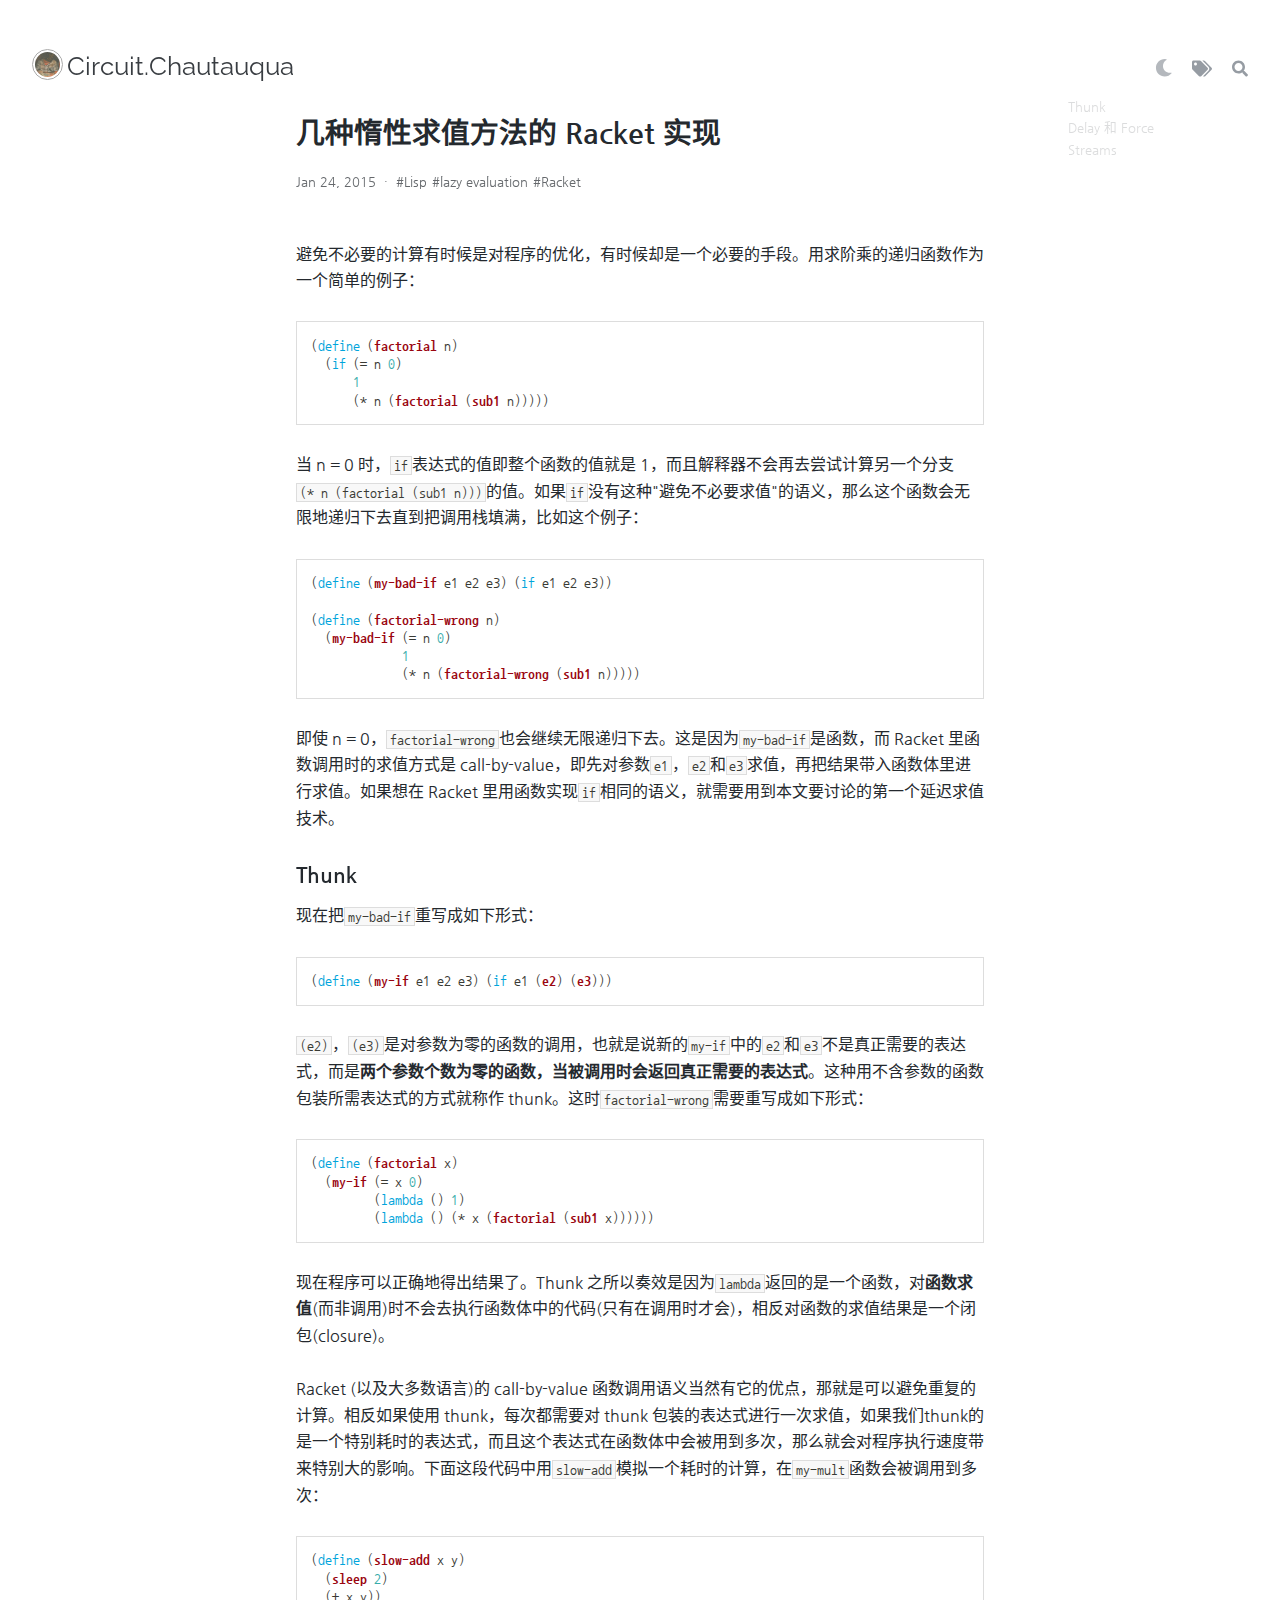
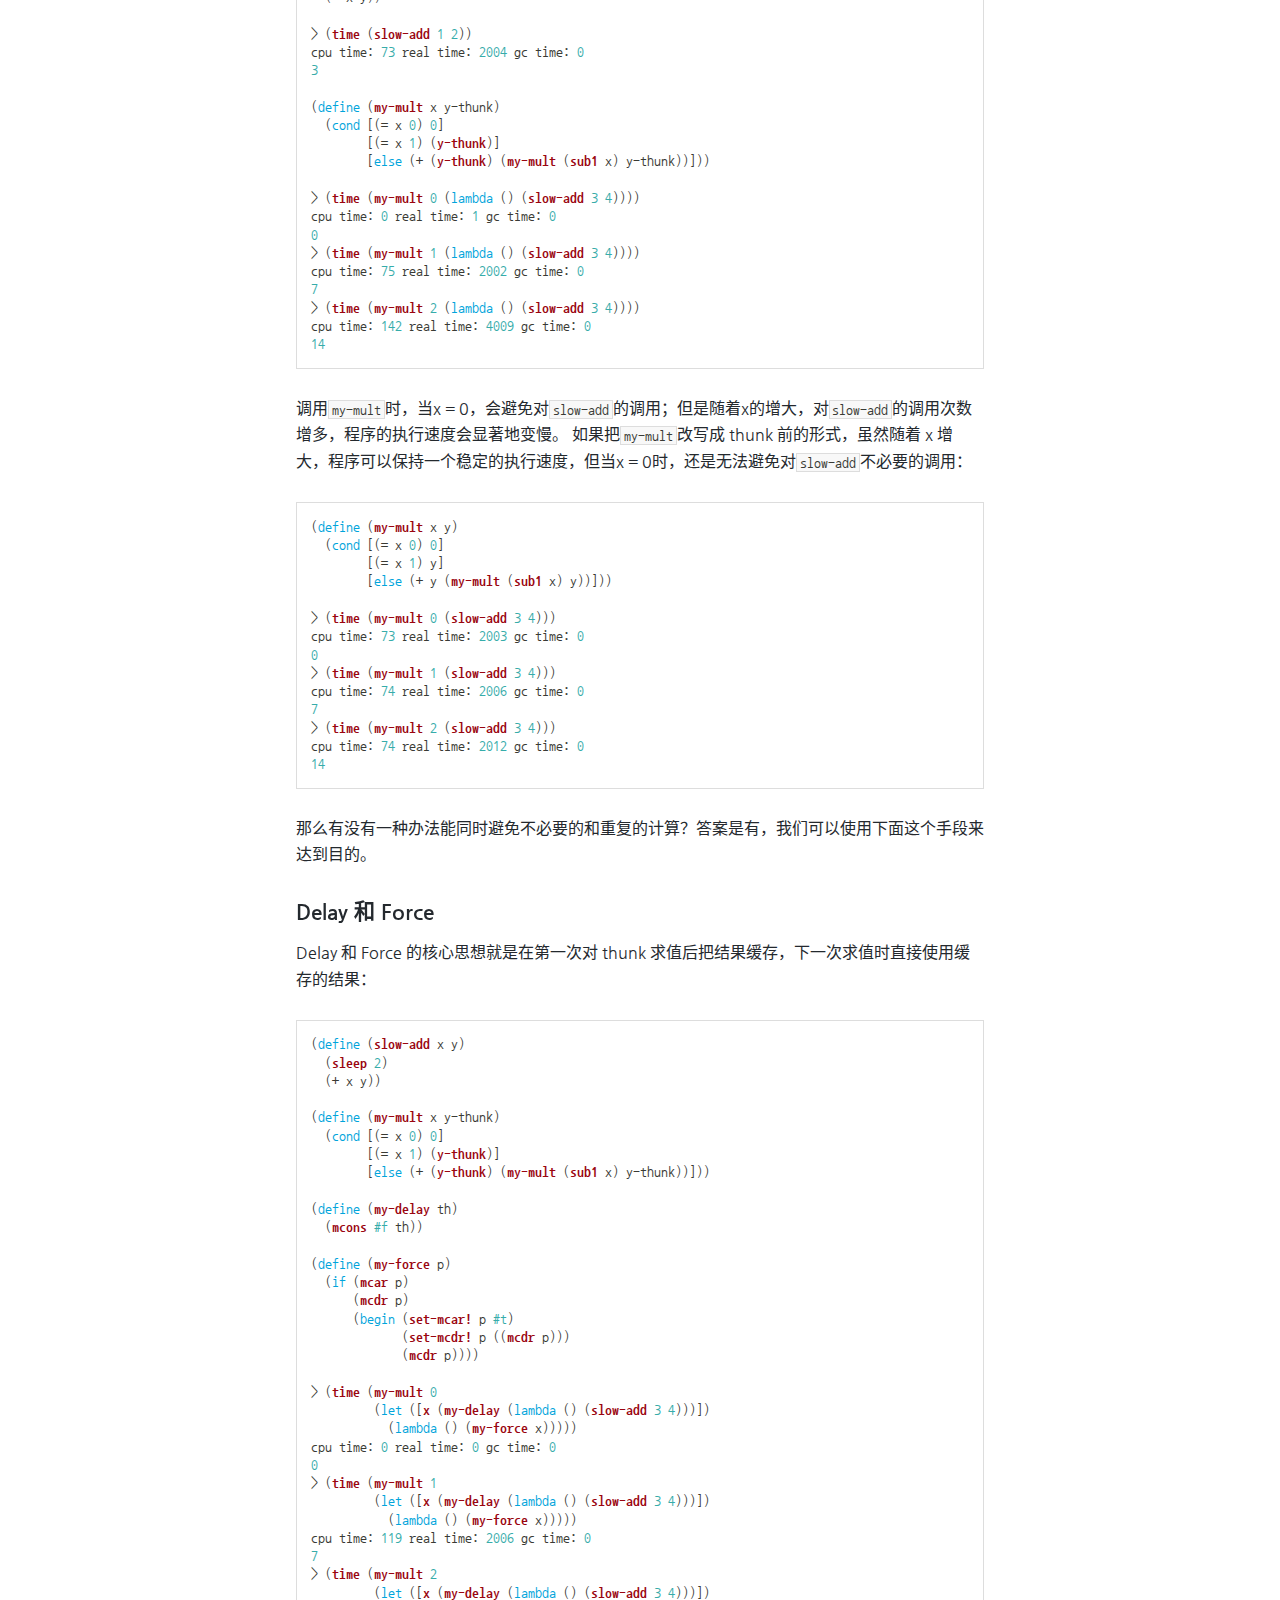
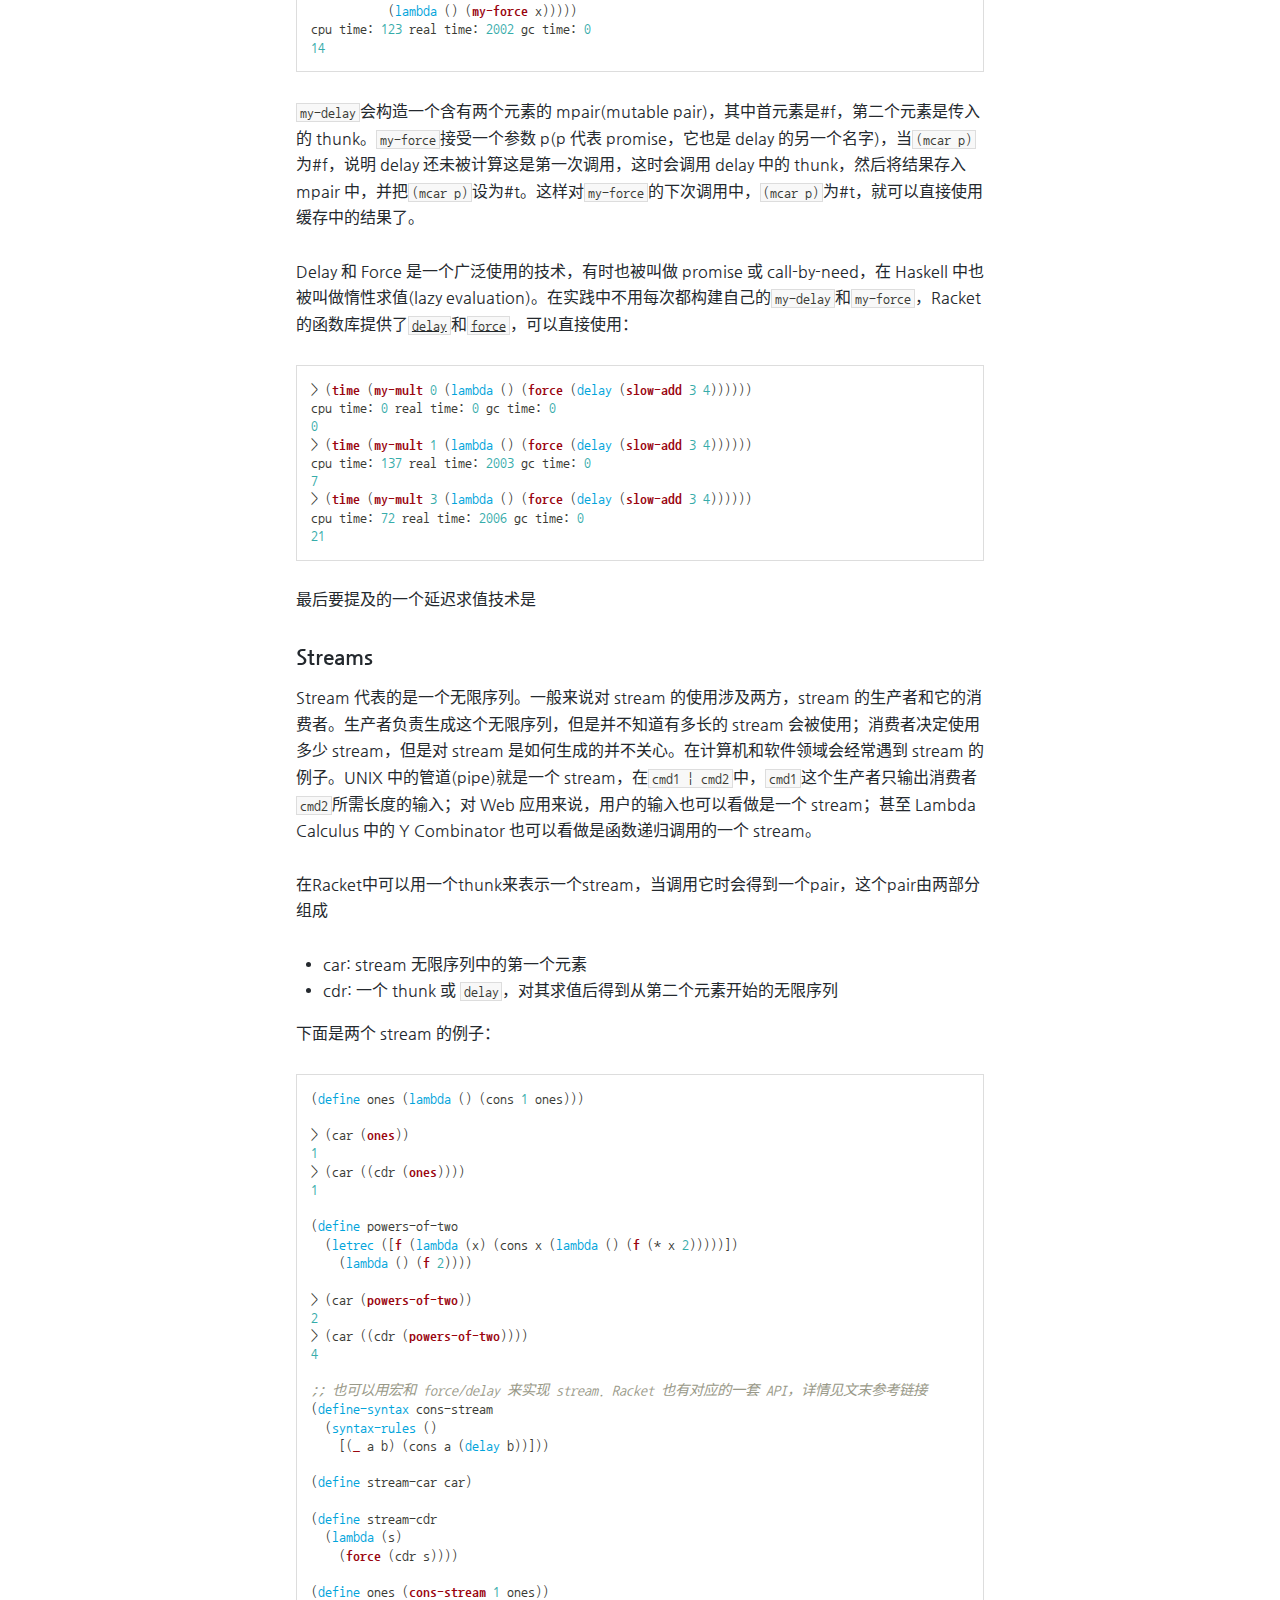
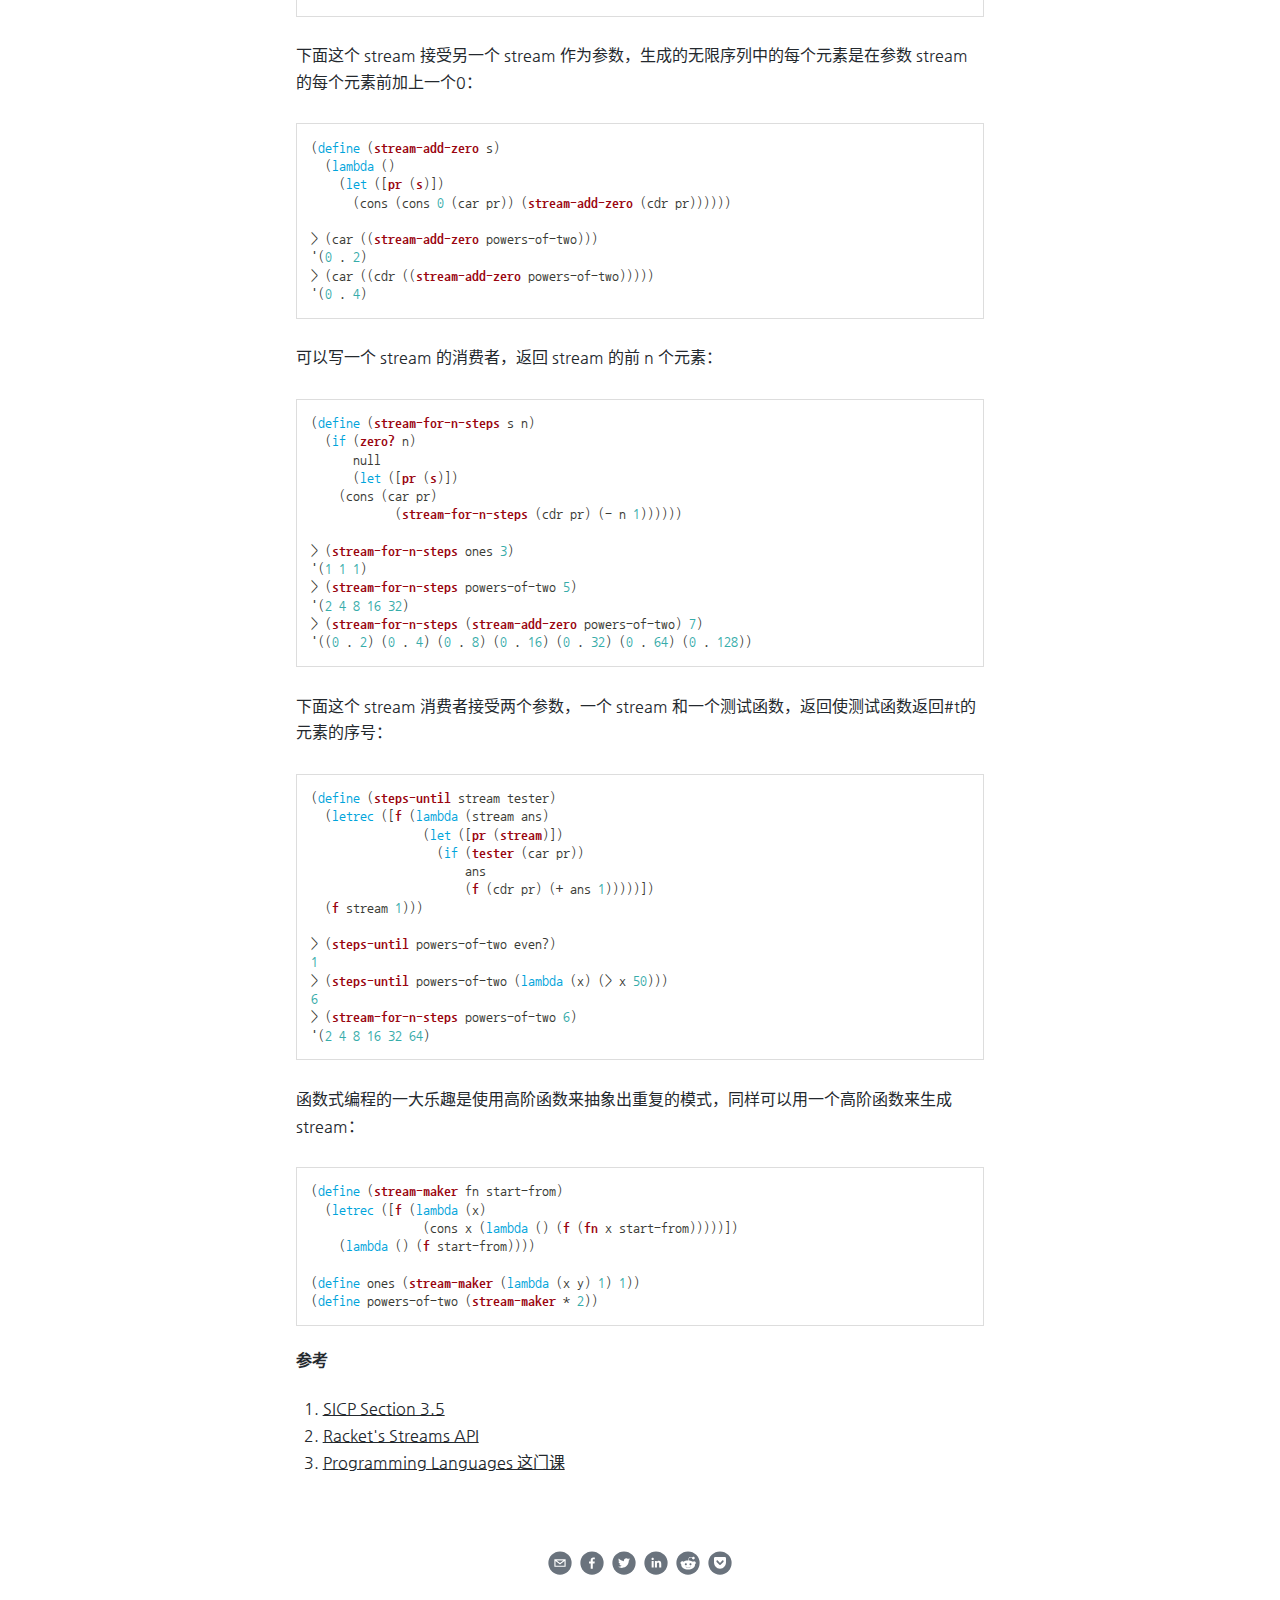
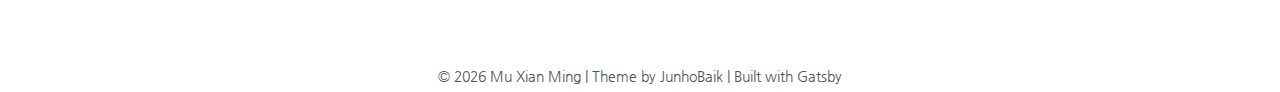
<file: avoid-uneccessary-evaluation/index.html>
<!DOCTYPE html><html lang="zh-CN"><head><meta charSet="utf-8"/><meta http-equiv="x-ua-compatible" content="ie=edge"/><meta name="viewport" content="width=device-width, initial-scale=1, shrink-to-fit=no"/><style id="typography.js">html{font-family:sans-serif;-ms-text-size-adjust:100%;-webkit-text-size-adjust:100%}body{margin:0}article,aside,details,figcaption,figure,footer,header,main,menu,nav,section,summary{display:block}audio,canvas,progress,video{display:inline-block}audio:not([controls]){display:none;height:0}progress{vertical-align:baseline}[hidden],template{display:none}a{background-color:transparent;-webkit-text-decoration-skip:objects}a:active,a:hover{outline-width:0}abbr[title]{border-bottom:none;text-decoration:underline;text-decoration:underline dotted}b,strong{font-weight:inherit;font-weight:bolder}dfn{font-style:italic}h1{font-size:2em;margin:.67em 0}mark{background-color:#ff0;color:#000}small{font-size:80%}sub,sup{font-size:75%;line-height:0;position:relative;vertical-align:baseline}sub{bottom:-.25em}sup{top:-.5em}img{border-style:none}svg:not(:root){overflow:hidden}code,kbd,pre,samp{font-family:monospace,monospace;font-size:1em}figure{margin:1em 40px}hr{box-sizing:content-box;height:0;overflow:visible}button,input,optgroup,select,textarea{font:inherit;margin:0}optgroup{font-weight:700}button,input{overflow:visible}button,select{text-transform:none}[type=reset],[type=submit],button,html [type=button]{-webkit-appearance:button}[type=button]::-moz-focus-inner,[type=reset]::-moz-focus-inner,[type=submit]::-moz-focus-inner,button::-moz-focus-inner{border-style:none;padding:0}[type=button]:-moz-focusring,[type=reset]:-moz-focusring,[type=submit]:-moz-focusring,button:-moz-focusring{outline:1px dotted ButtonText}fieldset{border:1px solid silver;margin:0 2px;padding:.35em .625em .75em}legend{box-sizing:border-box;color:inherit;display:table;max-width:100%;padding:0;white-space:normal}textarea{overflow:auto}[type=checkbox],[type=radio]{box-sizing:border-box;padding:0}[type=number]::-webkit-inner-spin-button,[type=number]::-webkit-outer-spin-button{height:auto}[type=search]{-webkit-appearance:textfield;outline-offset:-2px}[type=search]::-webkit-search-cancel-button,[type=search]::-webkit-search-decoration{-webkit-appearance:none}::-webkit-input-placeholder{color:inherit;opacity:.54}::-webkit-file-upload-button{-webkit-appearance:button;font:inherit}html{font:100%/1.666 'Apple SD Gothic Neo','Nanum Gothic';box-sizing:border-box;overflow-y:scroll;}*{box-sizing:inherit;}*:before{box-sizing:inherit;}*:after{box-sizing:inherit;}body{color:hsla(0,0%,0%,0.8);font-family:'Apple SD Gothic Neo','Nanum Gothic';font-weight:normal;word-wrap:break-word;font-kerning:normal;-moz-font-feature-settings:"kern", "liga", "clig", "calt";-ms-font-feature-settings:"kern", "liga", "clig", "calt";-webkit-font-feature-settings:"kern", "liga", "clig", "calt";font-feature-settings:"kern", "liga", "clig", "calt";}img{max-width:100%;margin-left:0;margin-right:0;margin-top:0;padding-bottom:0;padding-left:0;padding-right:0;padding-top:0;margin-bottom:1.666rem;}h1{margin-left:0;margin-right:0;margin-top:0;padding-bottom:0;padding-left:0;padding-right:0;padding-top:0;margin-bottom:1.666rem;color:inherit;font-family:'Apple SD Gothic Neo','Nanum Gothic';font-weight:bold;text-rendering:optimizeLegibility;font-size:2rem;line-height:1.1;}h2{margin-left:0;margin-right:0;margin-top:0;padding-bottom:0;padding-left:0;padding-right:0;padding-top:0;margin-bottom:1.666rem;color:inherit;font-family:'Apple SD Gothic Neo','Nanum Gothic';font-weight:bold;text-rendering:optimizeLegibility;font-size:1.51572rem;line-height:1.1;}h3{margin-left:0;margin-right:0;margin-top:0;padding-bottom:0;padding-left:0;padding-right:0;padding-top:0;margin-bottom:1.666rem;color:inherit;font-family:'Apple SD Gothic Neo','Nanum Gothic';font-weight:bold;text-rendering:optimizeLegibility;font-size:1.31951rem;line-height:1.1;}h4{margin-left:0;margin-right:0;margin-top:0;padding-bottom:0;padding-left:0;padding-right:0;padding-top:0;margin-bottom:1.666rem;color:inherit;font-family:'Apple SD Gothic Neo','Nanum Gothic';font-weight:bold;text-rendering:optimizeLegibility;font-size:1rem;line-height:1.1;}h5{margin-left:0;margin-right:0;margin-top:0;padding-bottom:0;padding-left:0;padding-right:0;padding-top:0;margin-bottom:1.666rem;color:inherit;font-family:'Apple SD Gothic Neo','Nanum Gothic';font-weight:bold;text-rendering:optimizeLegibility;font-size:0.87055rem;line-height:1.1;}h6{margin-left:0;margin-right:0;margin-top:0;padding-bottom:0;padding-left:0;padding-right:0;padding-top:0;margin-bottom:1.666rem;color:inherit;font-family:'Apple SD Gothic Neo','Nanum Gothic';font-weight:bold;text-rendering:optimizeLegibility;font-size:0.81225rem;line-height:1.1;}hgroup{margin-left:0;margin-right:0;margin-top:0;padding-bottom:0;padding-left:0;padding-right:0;padding-top:0;margin-bottom:1.666rem;}ul{margin-left:1.666rem;margin-right:0;margin-top:0;padding-bottom:0;padding-left:0;padding-right:0;padding-top:0;margin-bottom:1.666rem;list-style-position:outside;list-style-image:none;}ol{margin-left:1.666rem;margin-right:0;margin-top:0;padding-bottom:0;padding-left:0;padding-right:0;padding-top:0;margin-bottom:1.666rem;list-style-position:outside;list-style-image:none;}dl{margin-left:0;margin-right:0;margin-top:0;padding-bottom:0;padding-left:0;padding-right:0;padding-top:0;margin-bottom:1.666rem;}dd{margin-left:0;margin-right:0;margin-top:0;padding-bottom:0;padding-left:0;padding-right:0;padding-top:0;margin-bottom:1.666rem;}p{margin-left:0;margin-right:0;margin-top:0;padding-bottom:0;padding-left:0;padding-right:0;padding-top:0;margin-bottom:1.666rem;}figure{margin-left:0;margin-right:0;margin-top:0;padding-bottom:0;padding-left:0;padding-right:0;padding-top:0;margin-bottom:1.666rem;}pre{margin-left:0;margin-right:0;margin-top:0;padding-bottom:0;padding-left:0;padding-right:0;padding-top:0;margin-bottom:1.666rem;font-size:0.85rem;line-height:1.666rem;}table{margin-left:0;margin-right:0;margin-top:0;padding-bottom:0;padding-left:0;padding-right:0;padding-top:0;margin-bottom:1.666rem;font-size:1rem;line-height:1.666rem;border-collapse:collapse;width:100%;}fieldset{margin-left:0;margin-right:0;margin-top:0;padding-bottom:0;padding-left:0;padding-right:0;padding-top:0;margin-bottom:1.666rem;}blockquote{margin-left:1.666rem;margin-right:1.666rem;margin-top:0;padding-bottom:0;padding-left:0;padding-right:0;padding-top:0;margin-bottom:1.666rem;}form{margin-left:0;margin-right:0;margin-top:0;padding-bottom:0;padding-left:0;padding-right:0;padding-top:0;margin-bottom:1.666rem;}noscript{margin-left:0;margin-right:0;margin-top:0;padding-bottom:0;padding-left:0;padding-right:0;padding-top:0;margin-bottom:1.666rem;}iframe{margin-left:0;margin-right:0;margin-top:0;padding-bottom:0;padding-left:0;padding-right:0;padding-top:0;margin-bottom:1.666rem;}hr{margin-left:0;margin-right:0;margin-top:0;padding-bottom:0;padding-left:0;padding-right:0;padding-top:0;margin-bottom:calc(1.666rem - 1px);background:hsla(0,0%,0%,0.2);border:none;height:1px;}address{margin-left:0;margin-right:0;margin-top:0;padding-bottom:0;padding-left:0;padding-right:0;padding-top:0;margin-bottom:1.666rem;}b{font-weight:bold;}strong{font-weight:bold;}dt{font-weight:bold;}th{font-weight:bold;}li{margin-bottom:calc(1.666rem / 2);}ol li{padding-left:0;}ul li{padding-left:0;}li > ol{margin-left:1.666rem;margin-bottom:calc(1.666rem / 2);margin-top:calc(1.666rem / 2);}li > ul{margin-left:1.666rem;margin-bottom:calc(1.666rem / 2);margin-top:calc(1.666rem / 2);}blockquote *:last-child{margin-bottom:0;}li *:last-child{margin-bottom:0;}p *:last-child{margin-bottom:0;}li > p{margin-bottom:calc(1.666rem / 2);}code{font-size:0.85rem;line-height:1.666rem;}kbd{font-size:0.85rem;line-height:1.666rem;}samp{font-size:0.85rem;line-height:1.666rem;}abbr{border-bottom:1px dotted hsla(0,0%,0%,0.5);cursor:help;}acronym{border-bottom:1px dotted hsla(0,0%,0%,0.5);cursor:help;}abbr[title]{border-bottom:1px dotted hsla(0,0%,0%,0.5);cursor:help;text-decoration:none;}thead{text-align:left;}td,th{text-align:left;border-bottom:1px solid hsla(0,0%,0%,0.12);font-feature-settings:"tnum";-moz-font-feature-settings:"tnum";-ms-font-feature-settings:"tnum";-webkit-font-feature-settings:"tnum";padding-left:1.11067rem;padding-right:1.11067rem;padding-top:0.833rem;padding-bottom:calc(0.833rem - 1px);}th:first-child,td:first-child{padding-left:0;}th:last-child,td:last-child{padding-right:0;}</style><style data-href="/styles.24001ec4dd3786dffc63.css">.blog-post-container{padding-bottom:2rem}.blog-post-container .ad,.blog-post-container>div{max-width:720px;margin:0 auto}.blog-post-container .blog-post{padding:1rem}.blog-post-container .blog-post a{-webkit-text-decoration-line:underline;text-decoration-line:underline}.blog-post-container .blog-post .blog-post-title{font-size:1.8rem;margin:0;line-height:1.5;word-break:keep-all}@media screen and (max-width:559px){.blog-post-container .blog-post .blog-post-title{font-size:1.2rem}}.blog-post-container .blog-post .blog-post-info{display:flex;margin-top:1rem;font-size:.84rem;align-items:flex-start;justify-content:space-between}.blog-post-container .blog-post .blog-post-info>.dot{margin:0 .5rem;opacity:.7}.blog-post-container .blog-post .blog-post-info .date-wrap{display:flex;align-items:center;opacity:.7}.blog-post-container .blog-post .blog-post-info .date-wrap .update-date,.blog-post-container .blog-post .blog-post-info .date-wrap .write-date{display:block;white-space:nowrap}.blog-post-container .blog-post .blog-post-info .date-wrap>:nth-child(2){margin-left:.25rem}.blog-post-container .blog-post .blog-post-info .blog-post-tag-list{display:flex;margin:0;flex-wrap:wrap;flex-grow:1}.blog-post-container .blog-post .blog-post-info .blog-post-tag-list .blog-post-tag{list-style:none;margin:0 .3rem 0 0}.blog-post-container .blog-post .blog-post-info .blog-post-tag-list .blog-post-tag a{opacity:.7;text-decoration:none;transition:opacity .3s}.blog-post-container .blog-post .blog-post-info .blog-post-tag-list .blog-post-tag a:hover{opacity:1}.blog-post-container .blog-post .blog-post-info .blog-post-inside-toc{display:none;align-self:flex-end}@media screen and (max-width:1160px){.blog-post-container .blog-post .blog-post-info .blog-post-inside-toc{display:inline-block}}.blog-post-container .blog-post .blog-post-info .blog-post-inside-toc .toc-button{cursor:pointer;opacity:.5}.blog-post-container .blog-post .blog-post-info .blog-post-inside-toc .toc-button:hover{opacity:.9}.blog-post-container .blog-post .series{display:flex;flex-direction:column;justify-content:flex-end;margin-top:2rem}.blog-post-container .blog-post .series .icon-wrap>svg{height:.8rem}.blog-post-container .blog-post .series .series-head{display:flex;align-items:center;justify-content:flex-end}.blog-post-container .blog-post .series .series-head .head{font-weight:700;-webkit-user-select:none;-ms-user-select:none;user-select:none}.blog-post-container .blog-post .series .series-head .icon-wrap{text-align:center;width:1.5rem}.blog-post-container .blog-post .series .series-list{display:flex;margin:.25rem 0 0;flex-direction:column;align-items:flex-end;font-size:.8rem;line-height:1.3}.blog-post-container .blog-post .series .series-list .series-item{list-style:none;margin:0;opacity:.4;transition:opacity all .2s}.blog-post-container .blog-post .series .series-list .series-item:hover{opacity:.9}.blog-post-container .blog-post .series .series-list .series-item>a{text-decoration:none;display:flex}.blog-post-container .blog-post .series .series-list .series-item>a .icon-wrap{min-width:1.5rem;width:1.5rem;text-align:center}.blog-post-container .blog-post .series .series-list .series-item.current-series{opacity:.7}.blog-post-container .blog-post .inside-toc-wrap{display:flex;justify-content:flex-end}.blog-post-container .blog-post .blog-post-content{margin-top:3rem}.blog-post-container .social-share{display:flex;margin-top:2rem;flex-direction:column;align-items:center}.blog-post-container .social-share ul{display:flex;margin:0}.blog-post-container .social-share ul li.social-share-item{list-style:none;margin:0 .25rem}.blog-post-container .social-share ul li.social-share-item circle{fill:#6a737d;transition:fill .3s}.blog-post-container .social-share ul li.social-share-item:hover.email circle{fill:#b8b8b8}.blog-post-container .social-share ul li.social-share-item:hover.facebook circle{fill:#3b5998}.blog-post-container .social-share ul li.social-share-item:hover.twitter circle{fill:#00aced}.blog-post-container .social-share ul li.social-share-item:hover.linkedin circle{fill:#007fb1}.blog-post-container .social-share ul li.social-share-item:hover.reddit circle{fill:#5f99cf}.blog-post-container .social-share ul li.social-share-item:hover.pocket circle{fill:#ef3f56}.blog-post-container .ad{margin-top:2rem;margin-bottom:2rem}.blog-post-container .ad-dev,.blog-post-container .comments-dev{display:flex;border:1px dotted grey;min-height:15rem;flex-direction:column;align-items:center;justify-content:center;-webkit-user-select:none;-ms-user-select:none;user-select:none}.blog-post-container .ad-dev>:first-child,.blog-post-container .comments-dev>:first-child{opacity:.8}.blog-post-container .ad-dev>:nth-child(2),.blog-post-container .comments-dev>:nth-child(2){font-size:.9rem;opacity:.5}.blog-post-container .ad-dev.comments-dev,.blog-post-container .comments-dev.comments-dev{min-height:20rem}.blog-post-container .comments{padding:1rem}#layout.dark code[class*=language-],#layout.dark pre[class*=language-]{color:#fff;text-shadow:0 1px 1px #000;font-family:Menlo,Monaco,Courier New,monospace;direction:ltr;text-align:left;word-spacing:normal;white-space:pre;word-wrap:normal;line-height:1.4;background:none;border:0;-moz-tab-size:4;-o-tab-size:4;tab-size:4;-webkit-hyphens:none;-ms-hyphens:none;hyphens:none}#layout.dark pre[class*=language-] code{float:left;padding:0 15px 0 0}#layout.dark :not(pre)>code[class*=language-],#layout.dark pre[class*=language-]{background:#222}#layout.dark pre[class*=language-]{padding:15px;overflow:auto;border-radius:8px}#layout.dark :not(pre)>code[class*=language-]{padding:5px 10px;line-height:1;border-radius:3px}#layout.dark .token.cdata,#layout.dark .token.comment,#layout.dark .token.doctype,#layout.dark .token.prolog{color:#797979}#layout.dark .token.operator,#layout.dark .token.punctuation,#layout.dark .token.selector{color:#fff}#layout.dark .token.namespace{opacity:.7}#layout.dark .token.boolean,#layout.dark .token.tag{color:#ffd893}#layout.dark .token.atrule,#layout.dark .token.attr-value,#layout.dark .token.hex,#layout.dark .token.string{color:#b0c975}#layout.dark .token.attr-name,#layout.dark .token.entity,#layout.dark .token.keyword,#layout.dark .token.property,#layout.dark .token.url{color:#c27628}#layout.dark .token.regex{color:#9b71c6}#layout.dark .token.entity{cursor:help}#layout.dark .token.constant,#layout.dark .token.function{color:#e5a638}#layout.dark .token.variable{color:#fdfba8}#layout.dark .token.number{color:#8799b0}#layout.dark .token.deliminator,#layout.dark .token.important{color:#e45734}#layout.dark pre[data-line]{position:relative;padding:1em 0 1em 3em}#layout.dark .line-highlight{position:absolute;left:0;right:0;margin-top:1em;background:hsla(0,0%,100%,.2);pointer-events:none;line-height:inherit;white-space:pre}#layout.dark .line-highlight:before,#layout.dark .line-highlight[data-end]:after{content:attr(data-start);position:absolute;top:.3em;left:.6em;min-width:1em;padding:0 .5em;background-color:hsla(0,0%,100%,.3);color:#fff;font:700 65%/1.5 sans-serif;text-align:center;border-radius:8px;text-shadow:none}#layout.dark .line-highlight[data-end]:after{content:attr(data-end);top:auto;bottom:.4em}#layout.dark .line-numbers-rows{margin:0}#layout.dark .line-numbers-rows span{padding-right:10px;border-right:3px solid #d9d336}#layout.light code[class*=language-],#layout.light pre[class*=language-]{color:#393a34;font-family:Consolas,Bitstream Vera Sans Mono,Courier New,Courier,monospace;direction:ltr;text-align:left;white-space:pre;word-spacing:normal;word-break:normal;font-size:.9em;line-height:1.2em;-moz-tab-size:4;-o-tab-size:4;tab-size:4;-webkit-hyphens:none;-ms-hyphens:none;hyphens:none}#layout.light pre>code[class*=language-]{font-size:1em}#layout.light code[class*=language-]::selection,#layout.light code[class*=language-] ::selection,#layout.light pre[class*=language-]::selection,#layout.light pre[class*=language-] ::selection{background:#b3d4fc}#layout.light pre[class*=language-]{padding:1em;overflow:auto;border:1px solid #ddd;background-color:#fff}#layout.light :not(pre)>code[class*=language-]{padding:1px .2em;background:#f8f8f8;border:1px solid #ddd}#layout.light .token.cdata,#layout.light .token.comment,#layout.light .token.doctype,#layout.light .token.prolog{color:#998;font-style:italic}#layout.light .token.namespace{opacity:.7}#layout.light .token.attr-value,#layout.light .token.string{color:#e3116c}#layout.light .token.operator,#layout.light .token.punctuation{color:#393a34}#layout.light .token.boolean,#layout.light .token.constant,#layout.light .token.entity,#layout.light .token.inserted,#layout.light .token.number,#layout.light .token.property,#layout.light .token.regex,#layout.light .token.symbol,#layout.light .token.url,#layout.light .token.variable{color:#36acaa}#layout.light .language-autohotkey .token.selector,#layout.light .token.atrule,#layout.light .token.attr-name,#layout.light .token.keyword{color:#00a4db}#layout.light .language-autohotkey .token.tag,#layout.light .token.deleted,#layout.light .token.function{color:#9a050f}#layout.light .language-autohotkey .token.keyword,#layout.light .token.selector,#layout.light .token.tag{color:#00009f}#layout.light .token.bold,#layout.light .token.function,#layout.light .token.important{font-weight:700}#layout.light .token.italic{font-style:italic}.blog-post-content h1{margin-top:4rem;margin-bottom:1.5rem}.blog-post-content h2{margin-top:3rem;margin-bottom:1.5rem}.blog-post-content h3{margin-top:2rem;margin-bottom:1rem}.blog-post-content ul{margin-top:0;margin-bottom:0}.blog-post-content ul p{margin:0}.blog-post-content li{margin-bottom:0}.blog-post-content>ul{margin-bottom:1rem}.blog-post-content hr{margin:1.5rem 0}.blog-post-content code{font-family:Nanum Gothic Coding!important}.blog-post-content blockquote{font-size:.9rem;border-left:4px solid #6a737d;margin:0 0 1rem;padding:0 1rem;opacity:.8}@font-face{font-family:KaTeX_AMS;src:url(/static/KaTeX_AMS-Regular-e78e28b4834954df047e4925e9dbf354.woff2) format("woff2"),url(/static/KaTeX_AMS-Regular-7f06b4e30317f784d61d26686aed0ab2.woff) format("woff"),url(/static/KaTeX_AMS-Regular-aaf4eee9fba9907d61c3935e0b6a54ae.ttf) format("truetype");font-weight:400;font-style:normal}@font-face{font-family:KaTeX_Caligraphic;src:url(/static/KaTeX_Caligraphic-Bold-4ec58befa687e9752c3c91cd9bcf1bcb.woff2) format("woff2"),url(/static/KaTeX_Caligraphic-Bold-1e802ca9dedc4ed4e3c6f645e4316128.woff) format("woff"),url(/static/KaTeX_Caligraphic-Bold-021dd4dc61ee5f5cdf315f43b48c094b.ttf) format("truetype");font-weight:700;font-style:normal}@font-face{font-family:KaTeX_Caligraphic;src:url(/static/KaTeX_Caligraphic-Regular-7edb53b6693d75b8a2232481eea1a52c.woff2) format("woff2"),url(/static/KaTeX_Caligraphic-Regular-d3b46c3a530116933081d9d74e3e9fe8.woff) format("woff"),url(/static/KaTeX_Caligraphic-Regular-d49f2d55ce4f40f982d8ba63d746fbf9.ttf) format("truetype");font-weight:400;font-style:normal}@font-face{font-family:KaTeX_Fraktur;src:url(/static/KaTeX_Fraktur-Bold-d5b59ec9764e10f4a82369ae29f3ac58.woff2) format("woff2"),url(/static/KaTeX_Fraktur-Bold-c4c8cab7d5be97b2bb283e531c077355.woff) format("woff"),url(/static/KaTeX_Fraktur-Bold-a31e7cba7b7221ebf1a2ae545fb306b2.ttf) format("truetype");font-weight:700;font-style:normal}@font-face{font-family:KaTeX_Fraktur;src:url(/static/KaTeX_Fraktur-Regular-32a5339eb809f381a7357ba56f82aab3.woff2) format("woff2"),url(/static/KaTeX_Fraktur-Regular-b7d9c46bff5d51da6209e355cc4a235d.woff) format("woff"),url(/static/KaTeX_Fraktur-Regular-a48dad4f58c82e38a10da0ceebb86370.ttf) format("truetype");font-weight:400;font-style:normal}@font-face{font-family:KaTeX_Main;src:url(/static/KaTeX_Main-Bold-8e1e01c4b1207c0a383d9a2b4f86e637.woff2) format("woff2"),url(/static/KaTeX_Main-Bold-22086eb5d97009c3e99bcc1d16ce6865.woff) format("woff"),url(/static/KaTeX_Main-Bold-9ceff51b3cb7ce6eb4e8efa8163a1472.ttf) format("truetype");font-weight:700;font-style:normal}@font-face{font-family:KaTeX_Main;src:url(/static/KaTeX_Main-BoldItalic-284a17fe5baf72ff8217d4c7e70c0f82.woff2) format("woff2"),url(/static/KaTeX_Main-BoldItalic-4c57dbc44bfff1fdf08a59cf556fdab3.woff) format("woff"),url(/static/KaTeX_Main-BoldItalic-e8b44b990516dab7937bf240fde8b46a.ttf) format("truetype");font-weight:700;font-style:italic}@font-face{font-family:KaTeX_Main;src:url(/static/KaTeX_Main-Italic-e533d5a2506cf053cd671b335ec04dde.woff2) format("woff2"),url(/static/KaTeX_Main-Italic-99be0e10c38cd42466e6fe1665ef9536.woff) format("woff"),url(/static/KaTeX_Main-Italic-29c86397e75cdcb3135af8295f1c2e28.ttf) format("truetype");font-weight:400;font-style:italic}@font-face{font-family:KaTeX_Main;src:url(/static/KaTeX_Main-Regular-5c734d78610fa35282f3379f866707f2.woff2) format("woff2"),url(/static/KaTeX_Main-Regular-b741441f6d71014d0453ca3ebc884dd4.woff) format("woff"),url(/static/KaTeX_Main-Regular-5c94aef490324b0925dbe5f643e8fd04.ttf) format("truetype");font-weight:400;font-style:normal}@font-face{font-family:KaTeX_Math;src:url(/static/KaTeX_Math-BoldItalic-d747bd1e7a6a43864285edd73dcde253.woff2) format("woff2"),url(/static/KaTeX_Math-BoldItalic-b13731ef4e2bfc3d8d859271e39550fc.woff) format("woff"),url(/static/KaTeX_Math-BoldItalic-9a2834a9ff8ab411153571e0e55ac693.ttf) format("truetype");font-weight:700;font-style:italic}@font-face{font-family:KaTeX_Math;src:url(/static/KaTeX_Math-Italic-4ad08b826b8065e1eab85324d726538c.woff2) format("woff2"),url(/static/KaTeX_Math-Italic-f0303906c2a67ac63bf1e8ccd638a89e.woff) format("woff"),url(/static/KaTeX_Math-Italic-291e76b8871b84560701bd29f9d1dcc7.ttf) format("truetype");font-weight:400;font-style:italic}@font-face{font-family:"KaTeX_SansSerif";src:url(/static/KaTeX_SansSerif-Bold-6e0830bee40435e72165345e0682fbfc.woff2) format("woff2"),url(/static/KaTeX_SansSerif-Bold-3fb419559955e3ce75619f1a5e8c6c84.woff) format("woff"),url(/static/KaTeX_SansSerif-Bold-7dc027cba9f7b11ec92af4a311372a85.ttf) format("truetype");font-weight:700;font-style:normal}@font-face{font-family:"KaTeX_SansSerif";src:url(/static/KaTeX_SansSerif-Italic-fba01c9c6fb2866a0f95bcacb2c187a5.woff2) format("woff2"),url(/static/KaTeX_SansSerif-Italic-727a9b0d97d72d2fc0228fe4e07fb4d8.woff) format("woff"),url(/static/KaTeX_SansSerif-Italic-4059868e460d2d2e6be18e180d20c43d.ttf) format("truetype");font-weight:400;font-style:italic}@font-face{font-family:"KaTeX_SansSerif";src:url(/static/KaTeX_SansSerif-Regular-d929cd671b19f0cfea55b6200fb47461.woff2) format("woff2"),url(/static/KaTeX_SansSerif-Regular-2555754a67062cac3a0913b715ab982f.woff) format("woff"),url(/static/KaTeX_SansSerif-Regular-5c58d168c0b66d2c32234a6718e74dfb.ttf) format("truetype");font-weight:400;font-style:normal}@font-face{font-family:KaTeX_Script;src:url(/static/KaTeX_Script-Regular-755e2491f13b5269f0afd5a56f7aa692.woff2) format("woff2"),url(/static/KaTeX_Script-Regular-d524c9a5b62a17f98f4a97af37fea735.woff) format("woff"),url(/static/KaTeX_Script-Regular-d12ea9efb375f9dc331f562e69892638.ttf) format("truetype");font-weight:400;font-style:normal}@font-face{font-family:KaTeX_Size1;src:url([data-uri]) format("woff2"),url([data-uri]) format("woff"),url(/static/KaTeX_Size1-Regular-7342d45b052c3a2abc21049959fbab7f.ttf) format("truetype");font-weight:400;font-style:normal}@font-face{font-family:KaTeX_Size2;src:url([data-uri]) format("woff2"),url([data-uri]) format("woff"),url(/static/KaTeX_Size2-Regular-eb130dcc661de766c999c60ba1525a88.ttf) format("truetype");font-weight:400;font-style:normal}@font-face{font-family:KaTeX_Size3;src:url([data-uri]) format("woff2"),url([data-uri]) format("woff"),url([data-uri]) format("truetype");font-weight:400;font-style:normal}@font-face{font-family:KaTeX_Size4;src:url([data-uri]) format("woff2"),url([data-uri]) format("woff"),url(/static/KaTeX_Size4-Regular-ad7672524b64b730dfd176140a8945cb.ttf) format("truetype");font-weight:400;font-style:normal}@font-face{font-family:KaTeX_Typewriter;src:url(/static/KaTeX_Typewriter-Regular-6cc31ea5c223c88705a13727a71417fa.woff2) format("woff2"),url(/static/KaTeX_Typewriter-Regular-3fe216d2a5f736c560cde71984554b64.woff) format("woff"),url(/static/KaTeX_Typewriter-Regular-257023560753aeb0b89b7e434d3da17f.ttf) format("truetype");font-weight:400;font-style:normal}.katex{font:normal 1.21em KaTeX_Main,Times New Roman,serif;line-height:1.2;text-indent:0;text-rendering:auto}.katex *{-ms-high-contrast-adjust:none!important}.katex .katex-version:after{content:"0.10.2"}.katex .katex-mathml{position:absolute;clip:rect(1px,1px,1px,1px);padding:0;border:0;height:1px;width:1px;overflow:hidden}.katex .katex-html>.newline{display:block}.katex .base{position:relative;white-space:nowrap;width:-webkit-min-content;width:-moz-min-content;width:min-content}.katex .base,.katex .strut{display:inline-block}.katex .textbf{font-weight:700}.katex .textit{font-style:italic}.katex .textrm{font-family:KaTeX_Main}.katex .textsf{font-family:KaTeX_SansSerif}.katex .texttt{font-family:KaTeX_Typewriter}.katex .mathdefault{font-family:KaTeX_Math;font-style:italic}.katex .mathit{font-family:KaTeX_Main;font-style:italic}.katex .mathrm{font-style:normal}.katex .mathbf{font-family:KaTeX_Main;font-weight:700}.katex .boldsymbol{font-family:KaTeX_Math;font-weight:700;font-style:italic}.katex .amsrm,.katex .mathbb,.katex .textbb{font-family:KaTeX_AMS}.katex .mathcal{font-family:KaTeX_Caligraphic}.katex .mathfrak,.katex .textfrak{font-family:KaTeX_Fraktur}.katex .mathtt{font-family:KaTeX_Typewriter}.katex .mathscr,.katex .textscr{font-family:KaTeX_Script}.katex .mathsf,.katex .textsf{font-family:KaTeX_SansSerif}.katex .mathboldsf,.katex .textboldsf{font-family:KaTeX_SansSerif;font-weight:700}.katex .mathitsf,.katex .textitsf{font-family:KaTeX_SansSerif;font-style:italic}.katex .mainrm{font-family:KaTeX_Main;font-style:normal}.katex .vlist-t{display:inline-table;table-layout:fixed}.katex .vlist-r{display:table-row}.katex .vlist{display:table-cell;vertical-align:bottom;position:relative}.katex .vlist>span{display:block;height:0;position:relative}.katex .vlist>span>span{display:inline-block}.katex .vlist>span>.pstrut{overflow:hidden;width:0}.katex .vlist-t2{margin-right:-2px}.katex .vlist-s{display:table-cell;vertical-align:bottom;font-size:1px;width:2px;min-width:2px}.katex .msupsub{text-align:left}.katex .mfrac>span>span{text-align:center}.katex .mfrac .frac-line{display:inline-block;width:100%;border-bottom-style:solid}.katex .hdashline,.katex .hline,.katex .mfrac .frac-line,.katex .overline .overline-line,.katex .rule,.katex .underline .underline-line{min-height:1px}.katex .mspace{display:inline-block}.katex .clap,.katex .llap,.katex .rlap{width:0;position:relative}.katex .clap>.inner,.katex .llap>.inner,.katex .rlap>.inner{position:absolute}.katex .clap>.fix,.katex .llap>.fix,.katex .rlap>.fix{display:inline-block}.katex .llap>.inner{right:0}.katex .clap>.inner,.katex .rlap>.inner{left:0}.katex .clap>.inner>span{margin-left:-50%;margin-right:50%}.katex .rule{display:inline-block;border:0 solid;position:relative}.katex .hline,.katex .overline .overline-line,.katex .underline .underline-line{display:inline-block;width:100%;border-bottom-style:solid}.katex .hdashline{display:inline-block;width:100%;border-bottom-style:dashed}.katex .sqrt>.root{margin-left:.27777778em;margin-right:-.55555556em}.katex .fontsize-ensurer,.katex .sizing{display:inline-block}.katex .fontsize-ensurer.reset-size1.size1,.katex .sizing.reset-size1.size1{font-size:1em}.katex .fontsize-ensurer.reset-size1.size2,.katex .sizing.reset-size1.size2{font-size:1.2em}.katex .fontsize-ensurer.reset-size1.size3,.katex .sizing.reset-size1.size3{font-size:1.4em}.katex .fontsize-ensurer.reset-size1.size4,.katex .sizing.reset-size1.size4{font-size:1.6em}.katex .fontsize-ensurer.reset-size1.size5,.katex .sizing.reset-size1.size5{font-size:1.8em}.katex .fontsize-ensurer.reset-size1.size6,.katex .sizing.reset-size1.size6{font-size:2em}.katex .fontsize-ensurer.reset-size1.size7,.katex .sizing.reset-size1.size7{font-size:2.4em}.katex .fontsize-ensurer.reset-size1.size8,.katex .sizing.reset-size1.size8{font-size:2.88em}.katex .fontsize-ensurer.reset-size1.size9,.katex .sizing.reset-size1.size9{font-size:3.456em}.katex .fontsize-ensurer.reset-size1.size10,.katex .sizing.reset-size1.size10{font-size:4.148em}.katex .fontsize-ensurer.reset-size1.size11,.katex .sizing.reset-size1.size11{font-size:4.976em}.katex .fontsize-ensurer.reset-size2.size1,.katex .sizing.reset-size2.size1{font-size:.83333333em}.katex .fontsize-ensurer.reset-size2.size2,.katex .sizing.reset-size2.size2{font-size:1em}.katex .fontsize-ensurer.reset-size2.size3,.katex .sizing.reset-size2.size3{font-size:1.16666667em}.katex .fontsize-ensurer.reset-size2.size4,.katex .sizing.reset-size2.size4{font-size:1.33333333em}.katex .fontsize-ensurer.reset-size2.size5,.katex .sizing.reset-size2.size5{font-size:1.5em}.katex .fontsize-ensurer.reset-size2.size6,.katex .sizing.reset-size2.size6{font-size:1.66666667em}.katex .fontsize-ensurer.reset-size2.size7,.katex .sizing.reset-size2.size7{font-size:2em}.katex .fontsize-ensurer.reset-size2.size8,.katex .sizing.reset-size2.size8{font-size:2.4em}.katex .fontsize-ensurer.reset-size2.size9,.katex .sizing.reset-size2.size9{font-size:2.88em}.katex .fontsize-ensurer.reset-size2.size10,.katex .sizing.reset-size2.size10{font-size:3.45666667em}.katex .fontsize-ensurer.reset-size2.size11,.katex .sizing.reset-size2.size11{font-size:4.14666667em}.katex .fontsize-ensurer.reset-size3.size1,.katex .sizing.reset-size3.size1{font-size:.71428571em}.katex .fontsize-ensurer.reset-size3.size2,.katex .sizing.reset-size3.size2{font-size:.85714286em}.katex .fontsize-ensurer.reset-size3.size3,.katex .sizing.reset-size3.size3{font-size:1em}.katex .fontsize-ensurer.reset-size3.size4,.katex .sizing.reset-size3.size4{font-size:1.14285714em}.katex .fontsize-ensurer.reset-size3.size5,.katex .sizing.reset-size3.size5{font-size:1.28571429em}.katex .fontsize-ensurer.reset-size3.size6,.katex .sizing.reset-size3.size6{font-size:1.42857143em}.katex .fontsize-ensurer.reset-size3.size7,.katex .sizing.reset-size3.size7{font-size:1.71428571em}.katex .fontsize-ensurer.reset-size3.size8,.katex .sizing.reset-size3.size8{font-size:2.05714286em}.katex .fontsize-ensurer.reset-size3.size9,.katex .sizing.reset-size3.size9{font-size:2.46857143em}.katex .fontsize-ensurer.reset-size3.size10,.katex .sizing.reset-size3.size10{font-size:2.96285714em}.katex .fontsize-ensurer.reset-size3.size11,.katex .sizing.reset-size3.size11{font-size:3.55428571em}.katex .fontsize-ensurer.reset-size4.size1,.katex .sizing.reset-size4.size1{font-size:.625em}.katex .fontsize-ensurer.reset-size4.size2,.katex .sizing.reset-size4.size2{font-size:.75em}.katex .fontsize-ensurer.reset-size4.size3,.katex .sizing.reset-size4.size3{font-size:.875em}.katex .fontsize-ensurer.reset-size4.size4,.katex .sizing.reset-size4.size4{font-size:1em}.katex .fontsize-ensurer.reset-size4.size5,.katex .sizing.reset-size4.size5{font-size:1.125em}.katex .fontsize-ensurer.reset-size4.size6,.katex .sizing.reset-size4.size6{font-size:1.25em}.katex .fontsize-ensurer.reset-size4.size7,.katex .sizing.reset-size4.size7{font-size:1.5em}.katex .fontsize-ensurer.reset-size4.size8,.katex .sizing.reset-size4.size8{font-size:1.8em}.katex .fontsize-ensurer.reset-size4.size9,.katex .sizing.reset-size4.size9{font-size:2.16em}.katex .fontsize-ensurer.reset-size4.size10,.katex .sizing.reset-size4.size10{font-size:2.5925em}.katex .fontsize-ensurer.reset-size4.size11,.katex .sizing.reset-size4.size11{font-size:3.11em}.katex .fontsize-ensurer.reset-size5.size1,.katex .sizing.reset-size5.size1{font-size:.55555556em}.katex .fontsize-ensurer.reset-size5.size2,.katex .sizing.reset-size5.size2{font-size:.66666667em}.katex .fontsize-ensurer.reset-size5.size3,.katex .sizing.reset-size5.size3{font-size:.77777778em}.katex .fontsize-ensurer.reset-size5.size4,.katex .sizing.reset-size5.size4{font-size:.88888889em}.katex .fontsize-ensurer.reset-size5.size5,.katex .sizing.reset-size5.size5{font-size:1em}.katex .fontsize-ensurer.reset-size5.size6,.katex .sizing.reset-size5.size6{font-size:1.11111111em}.katex .fontsize-ensurer.reset-size5.size7,.katex .sizing.reset-size5.size7{font-size:1.33333333em}.katex .fontsize-ensurer.reset-size5.size8,.katex .sizing.reset-size5.size8{font-size:1.6em}.katex .fontsize-ensurer.reset-size5.size9,.katex .sizing.reset-size5.size9{font-size:1.92em}.katex .fontsize-ensurer.reset-size5.size10,.katex .sizing.reset-size5.size10{font-size:2.30444444em}.katex .fontsize-ensurer.reset-size5.size11,.katex .sizing.reset-size5.size11{font-size:2.76444444em}.katex .fontsize-ensurer.reset-size6.size1,.katex .sizing.reset-size6.size1{font-size:.5em}.katex .fontsize-ensurer.reset-size6.size2,.katex .sizing.reset-size6.size2{font-size:.6em}.katex .fontsize-ensurer.reset-size6.size3,.katex .sizing.reset-size6.size3{font-size:.7em}.katex .fontsize-ensurer.reset-size6.size4,.katex .sizing.reset-size6.size4{font-size:.8em}.katex .fontsize-ensurer.reset-size6.size5,.katex .sizing.reset-size6.size5{font-size:.9em}.katex .fontsize-ensurer.reset-size6.size6,.katex .sizing.reset-size6.size6{font-size:1em}.katex .fontsize-ensurer.reset-size6.size7,.katex .sizing.reset-size6.size7{font-size:1.2em}.katex .fontsize-ensurer.reset-size6.size8,.katex .sizing.reset-size6.size8{font-size:1.44em}.katex .fontsize-ensurer.reset-size6.size9,.katex .sizing.reset-size6.size9{font-size:1.728em}.katex .fontsize-ensurer.reset-size6.size10,.katex .sizing.reset-size6.size10{font-size:2.074em}.katex .fontsize-ensurer.reset-size6.size11,.katex .sizing.reset-size6.size11{font-size:2.488em}.katex .fontsize-ensurer.reset-size7.size1,.katex .sizing.reset-size7.size1{font-size:.41666667em}.katex .fontsize-ensurer.reset-size7.size2,.katex .sizing.reset-size7.size2{font-size:.5em}.katex .fontsize-ensurer.reset-size7.size3,.katex .sizing.reset-size7.size3{font-size:.58333333em}.katex .fontsize-ensurer.reset-size7.size4,.katex .sizing.reset-size7.size4{font-size:.66666667em}.katex .fontsize-ensurer.reset-size7.size5,.katex .sizing.reset-size7.size5{font-size:.75em}.katex .fontsize-ensurer.reset-size7.size6,.katex .sizing.reset-size7.size6{font-size:.83333333em}.katex .fontsize-ensurer.reset-size7.size7,.katex .sizing.reset-size7.size7{font-size:1em}.katex .fontsize-ensurer.reset-size7.size8,.katex .sizing.reset-size7.size8{font-size:1.2em}.katex .fontsize-ensurer.reset-size7.size9,.katex .sizing.reset-size7.size9{font-size:1.44em}.katex .fontsize-ensurer.reset-size7.size10,.katex .sizing.reset-size7.size10{font-size:1.72833333em}.katex .fontsize-ensurer.reset-size7.size11,.katex .sizing.reset-size7.size11{font-size:2.07333333em}.katex .fontsize-ensurer.reset-size8.size1,.katex .sizing.reset-size8.size1{font-size:.34722222em}.katex .fontsize-ensurer.reset-size8.size2,.katex .sizing.reset-size8.size2{font-size:.41666667em}.katex .fontsize-ensurer.reset-size8.size3,.katex .sizing.reset-size8.size3{font-size:.48611111em}.katex .fontsize-ensurer.reset-size8.size4,.katex .sizing.reset-size8.size4{font-size:.55555556em}.katex .fontsize-ensurer.reset-size8.size5,.katex .sizing.reset-size8.size5{font-size:.625em}.katex .fontsize-ensurer.reset-size8.size6,.katex .sizing.reset-size8.size6{font-size:.69444444em}.katex .fontsize-ensurer.reset-size8.size7,.katex .sizing.reset-size8.size7{font-size:.83333333em}.katex .fontsize-ensurer.reset-size8.size8,.katex .sizing.reset-size8.size8{font-size:1em}.katex .fontsize-ensurer.reset-size8.size9,.katex .sizing.reset-size8.size9{font-size:1.2em}.katex .fontsize-ensurer.reset-size8.size10,.katex .sizing.reset-size8.size10{font-size:1.44027778em}.katex .fontsize-ensurer.reset-size8.size11,.katex .sizing.reset-size8.size11{font-size:1.72777778em}.katex .fontsize-ensurer.reset-size9.size1,.katex .sizing.reset-size9.size1{font-size:.28935185em}.katex .fontsize-ensurer.reset-size9.size2,.katex .sizing.reset-size9.size2{font-size:.34722222em}.katex .fontsize-ensurer.reset-size9.size3,.katex .sizing.reset-size9.size3{font-size:.40509259em}.katex .fontsize-ensurer.reset-size9.size4,.katex .sizing.reset-size9.size4{font-size:.46296296em}.katex .fontsize-ensurer.reset-size9.size5,.katex .sizing.reset-size9.size5{font-size:.52083333em}.katex .fontsize-ensurer.reset-size9.size6,.katex .sizing.reset-size9.size6{font-size:.5787037em}.katex .fontsize-ensurer.reset-size9.size7,.katex .sizing.reset-size9.size7{font-size:.69444444em}.katex .fontsize-ensurer.reset-size9.size8,.katex .sizing.reset-size9.size8{font-size:.83333333em}.katex .fontsize-ensurer.reset-size9.size9,.katex .sizing.reset-size9.size9{font-size:1em}.katex .fontsize-ensurer.reset-size9.size10,.katex .sizing.reset-size9.size10{font-size:1.20023148em}.katex .fontsize-ensurer.reset-size9.size11,.katex .sizing.reset-size9.size11{font-size:1.43981481em}.katex .fontsize-ensurer.reset-size10.size1,.katex .sizing.reset-size10.size1{font-size:.24108004em}.katex .fontsize-ensurer.reset-size10.size2,.katex .sizing.reset-size10.size2{font-size:.28929605em}.katex .fontsize-ensurer.reset-size10.size3,.katex .sizing.reset-size10.size3{font-size:.33751205em}.katex .fontsize-ensurer.reset-size10.size4,.katex .sizing.reset-size10.size4{font-size:.38572806em}.katex .fontsize-ensurer.reset-size10.size5,.katex .sizing.reset-size10.size5{font-size:.43394407em}.katex .fontsize-ensurer.reset-size10.size6,.katex .sizing.reset-size10.size6{font-size:.48216008em}.katex .fontsize-ensurer.reset-size10.size7,.katex .sizing.reset-size10.size7{font-size:.57859209em}.katex .fontsize-ensurer.reset-size10.size8,.katex .sizing.reset-size10.size8{font-size:.69431051em}.katex .fontsize-ensurer.reset-size10.size9,.katex .sizing.reset-size10.size9{font-size:.83317261em}.katex .fontsize-ensurer.reset-size10.size10,.katex .sizing.reset-size10.size10{font-size:1em}.katex .fontsize-ensurer.reset-size10.size11,.katex .sizing.reset-size10.size11{font-size:1.19961427em}.katex .fontsize-ensurer.reset-size11.size1,.katex .sizing.reset-size11.size1{font-size:.20096463em}.katex .fontsize-ensurer.reset-size11.size2,.katex .sizing.reset-size11.size2{font-size:.24115756em}.katex .fontsize-ensurer.reset-size11.size3,.katex .sizing.reset-size11.size3{font-size:.28135048em}.katex .fontsize-ensurer.reset-size11.size4,.katex .sizing.reset-size11.size4{font-size:.32154341em}.katex .fontsize-ensurer.reset-size11.size5,.katex .sizing.reset-size11.size5{font-size:.36173633em}.katex .fontsize-ensurer.reset-size11.size6,.katex .sizing.reset-size11.size6{font-size:.40192926em}.katex .fontsize-ensurer.reset-size11.size7,.katex .sizing.reset-size11.size7{font-size:.48231511em}.katex .fontsize-ensurer.reset-size11.size8,.katex .sizing.reset-size11.size8{font-size:.57877814em}.katex .fontsize-ensurer.reset-size11.size9,.katex .sizing.reset-size11.size9{font-size:.69453376em}.katex .fontsize-ensurer.reset-size11.size10,.katex .sizing.reset-size11.size10{font-size:.83360129em}.katex .fontsize-ensurer.reset-size11.size11,.katex .sizing.reset-size11.size11{font-size:1em}.katex .delimsizing.size1{font-family:KaTeX_Size1}.katex .delimsizing.size2{font-family:KaTeX_Size2}.katex .delimsizing.size3{font-family:KaTeX_Size3}.katex .delimsizing.size4{font-family:KaTeX_Size4}.katex .delimsizing.mult .delim-size1>span{font-family:KaTeX_Size1}.katex .delimsizing.mult .delim-size4>span{font-family:KaTeX_Size4}.katex .nulldelimiter{display:inline-block;width:.12em}.katex .delimcenter,.katex .op-symbol{position:relative}.katex .op-symbol.small-op{font-family:KaTeX_Size1}.katex .op-symbol.large-op{font-family:KaTeX_Size2}.katex .accent>.vlist-t,.katex .op-limits>.vlist-t{text-align:center}.katex .accent .accent-body{position:relative}.katex .accent .accent-body:not(.accent-full){width:0}.katex .overlay{display:block}.katex .mtable .vertical-separator{display:inline-block;margin:0 -.025em;border-right:.05em solid;min-width:1px}.katex .mtable .vs-dashed{border-right:.05em dashed}.katex .mtable .arraycolsep{display:inline-block}.katex .mtable .col-align-c>.vlist-t{text-align:center}.katex .mtable .col-align-l>.vlist-t{text-align:left}.katex .mtable .col-align-r>.vlist-t{text-align:right}.katex .svg-align{text-align:left}.katex svg{display:block;position:absolute;width:100%;height:inherit;fill:currentColor;stroke:currentColor;fill-rule:nonzero;fill-opacity:1;stroke-width:1;stroke-linecap:butt;stroke-linejoin:miter;stroke-miterlimit:4;stroke-dasharray:none;stroke-dashoffset:0;stroke-opacity:1}.katex svg path{stroke:none}.katex img{border-style:none;min-width:0;min-height:0;max-width:none;max-height:none}.katex .stretchy{width:100%;display:block;position:relative;overflow:hidden}.katex .stretchy:after,.katex .stretchy:before{content:""}.katex .hide-tail{width:100%;position:relative;overflow:hidden}.katex .halfarrow-left{position:absolute;left:0;width:50.2%;overflow:hidden}.katex .halfarrow-right{position:absolute;right:0;width:50.2%;overflow:hidden}.katex .brace-left{position:absolute;left:0;width:25.1%;overflow:hidden}.katex .brace-center{position:absolute;left:25%;width:50%;overflow:hidden}.katex .brace-right{position:absolute;right:0;width:25.1%;overflow:hidden}.katex .x-arrow-pad{padding:0 .5em}.katex .mover,.katex .munder,.katex .x-arrow{text-align:center}.katex .boxpad{padding:0 .3em}.katex .fbox,.katex .fcolorbox{box-sizing:border-box;border:.04em solid}.katex .cancel-pad{padding:0 .2em}.katex .cancel-lap{margin-left:-.2em;margin-right:-.2em}.katex .sout{border-bottom-style:solid;border-bottom-width:.08em}.katex-display{display:block;margin:1em 0;text-align:center}.katex-display>.katex{display:block;text-align:center;white-space:nowrap}.katex-display>.katex>.katex-html{display:block;position:relative}.katex-display>.katex>.katex-html>.tag{position:absolute;right:0}.katex-display.leqno>.katex>.katex-html>.tag{left:0;right:auto}.katex-display.fleqn>.katex{text-align:left}#layout a{cursor:pointer;color:inherit}#layout svg{color:#6a737d;margin:0}@media screen and (max-width:1119px){#layout.light #Header{background-color:#fff}}#layout.dark svg{color:#a3aab3}@media screen and (max-width:1119px){#layout.dark #Header{background-color:#141414}}a{text-decoration:none}#content{display:flex;flex-direction:column;padding-top:6rem;min-height:100vh}@media screen and (max-width:839px){#content{padding-top:4rem}}@media screen and (max-width:559px){#content{padding-top:2.5rem}}#content main{flex-grow:1}#content footer{padding-top:1rem;padding-bottom:.25rem;text-align:center;font-size:.9rem;opacity:.8}#content footer,#top{-webkit-user-select:none;-ms-user-select:none;user-select:none}#top{display:flex;position:fixed;right:0;bottom:0;width:2.5rem;height:2.5rem;align-items:center;justify-content:center;border-radius:100%;margin-right:2rem;margin-bottom:2.2rem;transition:.5s;cursor:pointer}@media screen and (max-width:559px){#top{margin-right:1rem;margin-bottom:1rem}}#top svg{font-size:2rem;margin:0;opacity:.5;transition:opacity .2s}#top svg:hover{opacity:1}@font-face{font-family:Raleway;font-style:normal;font-weight:400;src:url(/static/raleway-v17-latin-regular-25f0505842fb6340b693bab8152ed37c.eot);src:local(""),url(/static/raleway-v17-latin-regular-25f0505842fb6340b693bab8152ed37c.eot?#iefix) format("embedded-opentype"),url(/static/raleway-v17-latin-regular-bbd0d88b3160ebc0ec3e831fbc6d78f4.woff2) format("woff2"),url(/static/raleway-v17-latin-regular-9e5200baf0d789b223bf9100e0c788fa.woff) format("woff"),url(/static/raleway-v17-latin-regular-63054b19fa65db431c1d5d268ee68f9e.ttf) format("truetype"),url(/static/raleway-v17-latin-regular-7d23a14ed84205e48176f9eff3e96d78.svg#Raleway) format("svg");font-display:swap}@font-face{font-family:Nanum Gothic;font-style:normal;font-weight:400;src:url(/static/nanum-gothic-v17-latin_korean-regular-f3ff793745a8d5f1efbe62df519d4e48.eot);src:local("NanumGothic"),url(/static/nanum-gothic-v17-latin_korean-regular-f3ff793745a8d5f1efbe62df519d4e48.eot?#iefix) format("embedded-opentype"),url(/static/nanum-gothic-v17-latin_korean-regular-599d371c0998be83242abc9654f617b1.woff2) format("woff2"),url(/static/nanum-gothic-v17-latin_korean-regular-3cba37ab2711a930db52b5c293f7583b.woff) format("woff"),url(/static/nanum-gothic-v17-latin_korean-regular-cfdd00e8c2d4b2a756e4b80ada26e4d7.ttf) format("truetype"),url(/static/nanum-gothic-v17-latin_korean-regular-00ca151e76ed46672cfc70bed6c7db3a.svg#NanumGothic) format("svg");font-display:swap}@font-face{font-family:Nanum Gothic;font-style:normal;font-weight:700;src:url(/static/nanum-gothic-v17-latin_korean-700-4c772aa3e6e8f4b8afea0f2c48d9bcb4.eot);src:local("NanumGothic Bold"),local("NanumGothic-Bold"),url(/static/nanum-gothic-v17-latin_korean-700-4c772aa3e6e8f4b8afea0f2c48d9bcb4.eot?#iefix) format("embedded-opentype"),url(/static/nanum-gothic-v17-latin_korean-700-3261db46cd8f65ccfda474c11b6608bd.woff2) format("woff2"),url(/static/nanum-gothic-v17-latin_korean-700-188ff1c7e68b1dc9704b086c89fd5869.woff) format("woff"),url(/static/nanum-gothic-v17-latin_korean-700-24920ac4cccd0465d430ffba881841db.ttf) format("truetype"),url(/static/nanum-gothic-v17-latin_korean-700-de492c9a7f509a0348ee1986709809a2.svg#NanumGothic) format("svg");font-display:swap}@font-face{font-family:Nanum Gothic Coding;font-style:normal;font-weight:400;src:url(/static/nanum-gothic-coding-v14-latin_korean-regular-987a81f365726a411c7c65dd93871aff.eot);src:local("NanumGothicCoding"),url(/static/nanum-gothic-coding-v14-latin_korean-regular-987a81f365726a411c7c65dd93871aff.eot?#iefix) format("embedded-opentype"),url(/static/nanum-gothic-coding-v14-latin_korean-regular-17d945392f1dd6407505b8f7ee69ed38.woff2) format("woff2"),url(/static/nanum-gothic-coding-v14-latin_korean-regular-df7e22931162e996ef32e49e93d143ee.woff) format("woff"),url(/static/nanum-gothic-coding-v14-latin_korean-regular-4c5ca22a1d112825f5399fd0815277b5.ttf) format("truetype"),url(/static/nanum-gothic-coding-v14-latin_korean-regular-bc9ec8a290c93e0204e4c753b02dad5d.svg#NanumGothicCoding) format("svg");font-display:swap}@font-face{font-family:Nanum Gothic Coding;font-style:normal;font-weight:700;src:url(/static/nanum-gothic-coding-v14-latin_korean-700-89f8bac6665a56aae3aab9febc93c9a6.eot);src:local("NanumGothicCoding-Bold"),url(/static/nanum-gothic-coding-v14-latin_korean-700-89f8bac6665a56aae3aab9febc93c9a6.eot?#iefix) format("embedded-opentype"),url(/static/nanum-gothic-coding-v14-latin_korean-700-af34a3fc09c6871ff7c952ee33b981b6.woff2) format("woff2"),url(/static/nanum-gothic-coding-v14-latin_korean-700-d008d1e51e616876df1d28f63c1b2eac.woff) format("woff"),url(/static/nanum-gothic-coding-v14-latin_korean-700-ec522915ab4a817a8e59b99dfde847bd.ttf) format("truetype"),url(/static/nanum-gothic-coding-v14-latin_korean-700-369e8480ba8599d3f00983c77e592f1a.svg#NanumGothicCoding) format("svg");font-display:swap}#Header{display:flex;position:fixed;top:0;width:100%;align-items:flex-end;justify-content:space-between;padding:0 2rem 1rem;height:6rem;max-height:6rem;transition:top .3s ease .2s;background-color:transparent;-webkit-user-select:none;-ms-user-select:none;user-select:none;pointer-events:none}@media screen and (max-width:1119px){#Header{padding:0 1.5rem 1rem;z-index:2}}@media screen and (max-width:839px){#Header{padding:0 1rem .5rem;height:4rem}}@media screen and (max-width:559px){#Header{height:2.5rem;padding:0 1rem .25rem;box-shadow:0 1px 2px rgba(0,0,0,.1)}}#Header>*{pointer-events:all}#Header.mobile{top:0!important}#Header.show{top:0}#Header.hide{top:-6rem}#Header .header-title{display:flex;align-items:flex-end}@media screen and (max-width:559px){#Header .header-title{align-items:center;align-self:center;margin-top:.5rem}}#Header .header-title .header-profile-image-wrap{display:flex;align-items:center;border:1px solid #aaa;padding:2px;border-radius:100%;margin-right:.25rem}@media screen and (max-width:559px){#Header .header-title .header-profile-image-wrap{padding:1px}}#Header .header-title .header-profile-image-wrap img{min-width:25px;min-height:25px;border-radius:100%;margin:0;opacity:.8;transition:all .5s;transition-timing-function:ease-in-out}@media screen and (max-width:1119px){#Header .header-title .header-profile-image-wrap img{width:25px!important;height:25px!important}}@media screen and (max-width:559px){#Header .header-title .header-profile-image-wrap img{min-width:15px;min-height:15px;width:15px!important;height:15px!important}}#Header .header-title .header-profile-image-wrap img:hover{opacity:1}#Header .header-title .header-profile-image-wrap img.inc{width:50px}#Header .header-title .header-profile-image-wrap img.dec{width:25px}#Header .header-title .header-title-text{margin:0;font-size:1.6rem;font-weight:400;font-family:Raleway,Nanum Gothic;opacity:.9;transition:opacity .3s}@media screen and (max-width:559px){#Header .header-title .header-title-text{font-size:1.1rem}}#Header .header-title .header-title-text:hover{opacity:1}#nav{display:flex;align-items:flex-end;margin-bottom:3px}#nav .theme-toggle{display:flex;justify-content:space-between;opacity:.5;margin-right:1.2rem;transition:opacity .3s;align-items:center;min-height:1.2rem}#nav .theme-toggle:hover{opacity:.9}#nav .theme-toggle .theme-toggle-description{display:flex;align-items:center;opacity:0;transition:opacity .3s}#nav .theme-toggle .theme-toggle-description>:last-child{margin:0 5px}#nav .theme-toggle svg{height:1.1rem;margin:0;color:#6a737d!important}#nav .theme-toggle>svg{cursor:pointer}#nav ul{display:flex;align-items:flex-end;justify-content:space-between;margin:0;width:3.5rem}#nav ul li{list-style:none;margin:0;height:1.2rem}#nav ul li svg{margin:0;height:1.2rem;transition:opacity .3s;opacity:.7}@media screen and (max-width:559px){#nav ul li svg{font-size:1rem}}#nav ul li svg:hover{opacity:1}#nav ul li span{font-family:Raleway,Nanum Gothic}.bio{min-width:14rem;width:14rem;margin-left:2rem}.bio p,.bio span{display:block;margin:0;font-size:.9rem}.bio .bio-item{margin-bottom:.8rem;display:flex;font-size:.9rem}.bio .bio-item .icon-wrap{display:inline-flex;font-size:.9rem;margin-right:.4rem;min-width:1.1rem;width:1.1rem;justify-content:center}.bio .bio-item .icon-wrap svg{height:.9rem;margin-top:1px;opacity:.9}.bio .bio-item>:nth-child(2){line-height:1.1;overflow:hidden}.bio .bio-item.company,.bio .bio-item.location,.bio .bio-item.name{cursor:default}.bio .comment{margin-bottom:1rem}.bio .social{display:flex;margin-left:.2rem;margin-top:2rem}.bio .social a{display:inline-flex;font-size:1.3rem;margin-right:.5rem}.bio .social a .facebook,.bio .social a .github,.bio .social a .instagram,.bio .social a .linkedin,.bio .social a .rss{width:1.2rem;transition:color .3s}.bio .social a:hover .rss{color:#e28f48!important}.bio .social a:hover .linkedin{color:#0077b5!important}.bio .social a:hover .facebook{color:#1877f2!important}.bio .social a:hover .instagram{color:#e4405f!important}.bio .social a:hover .github{color:#999!important}a:visited{color:inherit}.index-wrap{display:flex}@media screen and (max-width:1119px){.index-wrap{margin-top:.5rem}}@media screen and (max-width:839px){.index-wrap{margin-top:1rem}}.index-wrap .bio{position:fixed;top:6rem;left:0;transition:opacity .2s;transition-timing-function:ease-in-out;transition-delay:.1s}@media screen and (max-width:1119px){.index-wrap .bio{display:none}}.index-wrap .index-post-list-wrap{width:100%}.index-wrap .index-post-list-wrap>div{margin:0 auto}.index-wrap .index-post-list-wrap .show-more-posts{display:flex;justify-content:center;margin-top:1rem;margin-bottom:5rem}.index-wrap .index-post-list-wrap .show-more-posts .show-more-btn{cursor:pointer;opacity:.5;font-size:.9rem;transition:opacity .2s}.index-wrap .index-post-list-wrap .show-more-posts .show-more-btn:hover{opacity:.9}.index-wrap .index-post-list-wrap .show-more-posts .show-more-btn span{margin-left:.25rem}#tags{max-width:720px;margin:1rem auto}#tags .tag-list-wrap{margin-bottom:5rem}@media screen and (max-width:559px){#tags .tag-list-wrap{margin-bottom:3rem}}#tags .tag-list-wrap ul{display:flex;flex-wrap:wrap;justify-content:center;margin:0}#tags .tag-list-wrap ul li{display:flex;align-items:center;margin:.25rem .5rem;list-style:none}@media screen and (max-width:559px){#tags .tag-list-wrap ul li{margin:0 .4rem}}#tags .tag-list-wrap ul li span{cursor:pointer;opacity:.5;line-height:1.25;transition:font-size .6s;transition-delay:font-size .3s}#tags .tag-list-wrap ul li span:hover{opacity:.9!important}#tags .post-list{margin:0 auto}.post-list{max-width:640px}.post-list h2,.post-list li,.post-list ul{margin:0}.post-list li{list-style:none}.post-list .post{display:flex;flex-direction:column;max-width:inherit;margin:6rem 1rem;opacity:.85;transition:opacity .2s}@media screen and (max-width:839px){.post-list .post{margin:4rem 1rem}}.post-list .post:hover{opacity:1}.post-list .post.hide{display:none}.post-list .post:first-child{margin-top:0}.post-list .post>*>*{margin-bottom:.25rem}@media screen and (max-width:839px){.post-list .post>*>*{margin-bottom:.2rem}}@media screen and (max-width:559px){.post-list .post>*>*{margin-bottom:.1rem}}.post-list .post .title{font-size:1.3rem}@media screen and (max-width:839px){.post-list .post .title{font-size:1.1rem}}.post-list .post .info{display:flex;font-size:.84rem;align-items:center}.post-list .post .info .date-wrap{display:flex;align-items:center;opacity:.7}.post-list .post .info .date-wrap .date,.post-list .post .info .date-wrap .update{display:block;white-space:nowrap}.post-list .post .info .info-dot{margin:0 .25rem}.post-list .post .info .tag-list{flex-wrap:wrap;display:-webkit-box;height:.9rem;line-height:1;overflow:hidden;-webkit-box-orient:vertical;-webkit-line-clamp:1}.post-list .post .info .tag-list .tag{display:inline;margin:0 .5rem 0 0}.post-list .post .info .tag-list .tag span>a{opacity:.7;transition:opacity .2s}.post-list .post .info .tag-list .tag span>a:hover{opacity:1}.post-list .post .excerpt{display:-webkit-box;overflow:hidden;max-width:calc(640px - 2rem);-webkit-line-clamp:2;-webkit-box-orient:vertical;font-size:.95rem}@media screen and (max-width:839px){.post-list .post .excerpt{font-size:.82rem}}#Search{max-width:720px;margin:0 auto}#Search .search-inner-wrap .input-wrap{display:flex;align-items:center;justify-content:center;margin-bottom:4rem;padding:1rem}@media screen and (max-width:559px){#Search .search-inner-wrap .input-wrap{margin-bottom:2rem}}#Search .search-inner-wrap .input-wrap input{all:unset;margin:.1rem 1rem 0}@media screen and (max-width:559px){#Search .search-inner-wrap .input-wrap input{min-width:5rem}}#Search .search-inner-wrap .input-wrap svg{height:1rem}#Search .search-inner-wrap .input-wrap .search-toggle{display:flex;flex-direction:row;font-size:.8rem}@media screen and (max-width:559px){#Search .search-inner-wrap .input-wrap .search-toggle{flex-direction:column}}#Search .search-inner-wrap .input-wrap .search-toggle span{cursor:pointer;white-space:nowrap;-webkit-user-select:none;-ms-user-select:none;user-select:none;opacity:.8;transition:opacity .2s}#Search .search-inner-wrap .input-wrap .search-toggle span:first-child{margin-right:.5rem}#Search .search-inner-wrap .post-list{margin:0 auto}#Search .search-inner-wrap .no-result{display:block;text-align:center;font-size:1.2rem}.toc{font-size:.8rem;max-width:220px;min-width:220px;max-height:calc(100vh - 6rem);transition:opacity .3s;padding-right:.5rem}.toc::-webkit-scrollbar{display:none}.toc ul{margin-top:0;margin-left:.5rem}.toc ul li{list-style:none;margin:0}.toc p{margin:0}.toc a{display:block;opacity:.4;transition:opacity .1s;max-width:calc(220px - 1.5rem);white-space:nowrap;text-overflow:ellipsis;overflow:hidden}.toc a:hover{opacity:1!important}.toc a img{display:none!important}.toc.outside{position:fixed;top:0;right:0;overflow:auto;margin-top:6rem;opacity:.4;max-height:85%}@media screen and (max-width:1160px){.toc.outside{display:none}}.toc.outside:hover{opacity:.9}.toc.inside a{text-decoration:none}</style><meta name="generator" content="Gatsby 2.24.63"/><title data-react-helmet="true">几种惰性求值方法的 Racket 实现 | Circuit.Chautauqua</title><link data-react-helmet="true" rel="icon" href="data:;base64,iVBORw0KGgo="/><meta data-react-helmet="true" name="description" content="避免不必要的计算有时候是对程序的优化，有时候却是一个必要的手段。用求阶乘的递归函数作为一个简单的例子： 当 n = 0 时，表达式的值即整个函数的值就是 1，而且解释器不会再去尝试计算另一个分支的值。如果没有这种&quot;避免不必要求值&quot;的语义，那么这个函数会无限地递归下去直到把调用栈…"/><meta data-react-helmet="true" property="og:title" content="几种惰性求值方法的 Racket 实现"/><meta data-react-helmet="true" property="og:description" content="避免不必要的计算有时候是对程序的优化，有时候却是一个必要的手段。用求阶乘的递归函数作为一个简单的例子： 当 n = 0 时，表达式的值即整个函数的值就是 1，而且解释器不会再去尝试计算另一个分支的值。如果没有这种&quot;避免不必要求值&quot;的语义，那么这个函数会无限地递归下去直到把调用栈…"/><meta data-react-helmet="true" property="og:type" content="website"/><meta data-react-helmet="true" name="twitter:card" content="summary"/><meta data-react-helmet="true" name="twitter:creator" content="Mu Xian Ming"/><meta data-react-helmet="true" name="twitter:title" content="几种惰性求值方法的 Racket 实现"/><meta data-react-helmet="true" name="twitter:description" content="避免不必要的计算有时候是对程序的优化，有时候却是一个必要的手段。用求阶乘的递归函数作为一个简单的例子： 当 n = 0 时，表达式的值即整个函数的值就是 1，而且解释器不会再去尝试计算另一个分支的值。如果没有这种&quot;避免不必要求值&quot;的语义，那么这个函数会无限地递归下去直到把调用栈…"/><meta data-react-helmet="true" name="keywords" content="Circuit.Chautauqua,Mu Xian Ming,Lisp,lazy evaluation,Racket"/><meta data-react-helmet="true" name="google-site-verification" content=""/><script data-react-helmet="true" async="" src="https://pagead2.googlesyndication.com/pagead/js/adsbygoogle.js"></script><script data-react-helmet="true" type="application/ld+json">
{
  "@context": "https://schema.org",
  "@type": "Article",
  "datePublished": "2015-01-23T16:00:00.000Z",
  
  "mainEntityOfPage": {
    "@type": "WebPage",
    "@id": "https://marsmxm.github.io"
  },
  "author": {
    "@type": "Person",
    "name": "Mu Xian Ming"
  },
  "headline": "几种惰性求值方法的 Racket 实现",
  "publisher": {
    "@type" : "organization",
    "name" : "Mu Xian Ming",
    "logo": {
      "@type": "ImageObject",
      "url": "https://marsmxm.github.io/static/profile-eea81a289e83ebbb298f8307a19e0a5f.jpeg"
    }
  },
  "image": ["https://marsmxm.github.io/static/profile-eea81a289e83ebbb298f8307a19e0a5f.jpeg"]
}
</script><style data-react-helmet="true">svg:not(:root).svg-inline--fa {
  overflow: visible;
}

.svg-inline--fa {
  display: inline-block;
  font-size: inherit;
  height: 1em;
  overflow: visible;
  vertical-align: -0.125em;
}
.svg-inline--fa.fa-lg {
  vertical-align: -0.225em;
}
.svg-inline--fa.fa-w-1 {
  width: 0.0625em;
}
.svg-inline--fa.fa-w-2 {
  width: 0.125em;
}
.svg-inline--fa.fa-w-3 {
  width: 0.1875em;
}
.svg-inline--fa.fa-w-4 {
  width: 0.25em;
}
.svg-inline--fa.fa-w-5 {
  width: 0.3125em;
}
.svg-inline--fa.fa-w-6 {
  width: 0.375em;
}
.svg-inline--fa.fa-w-7 {
  width: 0.4375em;
}
.svg-inline--fa.fa-w-8 {
  width: 0.5em;
}
.svg-inline--fa.fa-w-9 {
  width: 0.5625em;
}
.svg-inline--fa.fa-w-10 {
  width: 0.625em;
}
.svg-inline--fa.fa-w-11 {
  width: 0.6875em;
}
.svg-inline--fa.fa-w-12 {
  width: 0.75em;
}
.svg-inline--fa.fa-w-13 {
  width: 0.8125em;
}
.svg-inline--fa.fa-w-14 {
  width: 0.875em;
}
.svg-inline--fa.fa-w-15 {
  width: 0.9375em;
}
.svg-inline--fa.fa-w-16 {
  width: 1em;
}
.svg-inline--fa.fa-w-17 {
  width: 1.0625em;
}
.svg-inline--fa.fa-w-18 {
  width: 1.125em;
}
.svg-inline--fa.fa-w-19 {
  width: 1.1875em;
}
.svg-inline--fa.fa-w-20 {
  width: 1.25em;
}
.svg-inline--fa.fa-pull-left {
  margin-right: 0.3em;
  width: auto;
}
.svg-inline--fa.fa-pull-right {
  margin-left: 0.3em;
  width: auto;
}
.svg-inline--fa.fa-border {
  height: 1.5em;
}
.svg-inline--fa.fa-li {
  width: 2em;
}
.svg-inline--fa.fa-fw {
  width: 1.25em;
}

.fa-layers svg.svg-inline--fa {
  bottom: 0;
  left: 0;
  margin: auto;
  position: absolute;
  right: 0;
  top: 0;
}

.fa-layers {
  display: inline-block;
  height: 1em;
  position: relative;
  text-align: center;
  vertical-align: -0.125em;
  width: 1em;
}
.fa-layers svg.svg-inline--fa {
  -webkit-transform-origin: center center;
          transform-origin: center center;
}

.fa-layers-counter, .fa-layers-text {
  display: inline-block;
  position: absolute;
  text-align: center;
}

.fa-layers-text {
  left: 50%;
  top: 50%;
  -webkit-transform: translate(-50%, -50%);
          transform: translate(-50%, -50%);
  -webkit-transform-origin: center center;
          transform-origin: center center;
}

.fa-layers-counter {
  background-color: #ff253a;
  border-radius: 1em;
  -webkit-box-sizing: border-box;
          box-sizing: border-box;
  color: #fff;
  height: 1.5em;
  line-height: 1;
  max-width: 5em;
  min-width: 1.5em;
  overflow: hidden;
  padding: 0.25em;
  right: 0;
  text-overflow: ellipsis;
  top: 0;
  -webkit-transform: scale(0.25);
          transform: scale(0.25);
  -webkit-transform-origin: top right;
          transform-origin: top right;
}

.fa-layers-bottom-right {
  bottom: 0;
  right: 0;
  top: auto;
  -webkit-transform: scale(0.25);
          transform: scale(0.25);
  -webkit-transform-origin: bottom right;
          transform-origin: bottom right;
}

.fa-layers-bottom-left {
  bottom: 0;
  left: 0;
  right: auto;
  top: auto;
  -webkit-transform: scale(0.25);
          transform: scale(0.25);
  -webkit-transform-origin: bottom left;
          transform-origin: bottom left;
}

.fa-layers-top-right {
  right: 0;
  top: 0;
  -webkit-transform: scale(0.25);
          transform: scale(0.25);
  -webkit-transform-origin: top right;
          transform-origin: top right;
}

.fa-layers-top-left {
  left: 0;
  right: auto;
  top: 0;
  -webkit-transform: scale(0.25);
          transform: scale(0.25);
  -webkit-transform-origin: top left;
          transform-origin: top left;
}

.fa-lg {
  font-size: 1.3333333333em;
  line-height: 0.75em;
  vertical-align: -0.0667em;
}

.fa-xs {
  font-size: 0.75em;
}

.fa-sm {
  font-size: 0.875em;
}

.fa-1x {
  font-size: 1em;
}

.fa-2x {
  font-size: 2em;
}

.fa-3x {
  font-size: 3em;
}

.fa-4x {
  font-size: 4em;
}

.fa-5x {
  font-size: 5em;
}

.fa-6x {
  font-size: 6em;
}

.fa-7x {
  font-size: 7em;
}

.fa-8x {
  font-size: 8em;
}

.fa-9x {
  font-size: 9em;
}

.fa-10x {
  font-size: 10em;
}

.fa-fw {
  text-align: center;
  width: 1.25em;
}

.fa-ul {
  list-style-type: none;
  margin-left: 2.5em;
  padding-left: 0;
}
.fa-ul > li {
  position: relative;
}

.fa-li {
  left: -2em;
  position: absolute;
  text-align: center;
  width: 2em;
  line-height: inherit;
}

.fa-border {
  border: solid 0.08em #eee;
  border-radius: 0.1em;
  padding: 0.2em 0.25em 0.15em;
}

.fa-pull-left {
  float: left;
}

.fa-pull-right {
  float: right;
}

.fa.fa-pull-left,
.fas.fa-pull-left,
.far.fa-pull-left,
.fal.fa-pull-left,
.fab.fa-pull-left {
  margin-right: 0.3em;
}
.fa.fa-pull-right,
.fas.fa-pull-right,
.far.fa-pull-right,
.fal.fa-pull-right,
.fab.fa-pull-right {
  margin-left: 0.3em;
}

.fa-spin {
  -webkit-animation: fa-spin 2s infinite linear;
          animation: fa-spin 2s infinite linear;
}

.fa-pulse {
  -webkit-animation: fa-spin 1s infinite steps(8);
          animation: fa-spin 1s infinite steps(8);
}

@-webkit-keyframes fa-spin {
  0% {
    -webkit-transform: rotate(0deg);
            transform: rotate(0deg);
  }
  100% {
    -webkit-transform: rotate(360deg);
            transform: rotate(360deg);
  }
}

@keyframes fa-spin {
  0% {
    -webkit-transform: rotate(0deg);
            transform: rotate(0deg);
  }
  100% {
    -webkit-transform: rotate(360deg);
            transform: rotate(360deg);
  }
}
.fa-rotate-90 {
  -ms-filter: "progid:DXImageTransform.Microsoft.BasicImage(rotation=1)";
  -webkit-transform: rotate(90deg);
          transform: rotate(90deg);
}

.fa-rotate-180 {
  -ms-filter: "progid:DXImageTransform.Microsoft.BasicImage(rotation=2)";
  -webkit-transform: rotate(180deg);
          transform: rotate(180deg);
}

.fa-rotate-270 {
  -ms-filter: "progid:DXImageTransform.Microsoft.BasicImage(rotation=3)";
  -webkit-transform: rotate(270deg);
          transform: rotate(270deg);
}

.fa-flip-horizontal {
  -ms-filter: "progid:DXImageTransform.Microsoft.BasicImage(rotation=0, mirror=1)";
  -webkit-transform: scale(-1, 1);
          transform: scale(-1, 1);
}

.fa-flip-vertical {
  -ms-filter: "progid:DXImageTransform.Microsoft.BasicImage(rotation=2, mirror=1)";
  -webkit-transform: scale(1, -1);
          transform: scale(1, -1);
}

.fa-flip-both, .fa-flip-horizontal.fa-flip-vertical {
  -ms-filter: "progid:DXImageTransform.Microsoft.BasicImage(rotation=2, mirror=1)";
  -webkit-transform: scale(-1, -1);
          transform: scale(-1, -1);
}

:root .fa-rotate-90,
:root .fa-rotate-180,
:root .fa-rotate-270,
:root .fa-flip-horizontal,
:root .fa-flip-vertical,
:root .fa-flip-both {
  -webkit-filter: none;
          filter: none;
}

.fa-stack {
  display: inline-block;
  height: 2em;
  position: relative;
  width: 2.5em;
}

.fa-stack-1x,
.fa-stack-2x {
  bottom: 0;
  left: 0;
  margin: auto;
  position: absolute;
  right: 0;
  top: 0;
}

.svg-inline--fa.fa-stack-1x {
  height: 1em;
  width: 1.25em;
}
.svg-inline--fa.fa-stack-2x {
  height: 2em;
  width: 2.5em;
}

.fa-inverse {
  color: #fff;
}

.sr-only {
  border: 0;
  clip: rect(0, 0, 0, 0);
  height: 1px;
  margin: -1px;
  overflow: hidden;
  padding: 0;
  position: absolute;
  width: 1px;
}

.sr-only-focusable:active, .sr-only-focusable:focus {
  clip: auto;
  height: auto;
  margin: 0;
  overflow: visible;
  position: static;
  width: auto;
}

.svg-inline--fa .fa-primary {
  fill: var(--fa-primary-color, currentColor);
  opacity: 1;
  opacity: var(--fa-primary-opacity, 1);
}

.svg-inline--fa .fa-secondary {
  fill: var(--fa-secondary-color, currentColor);
  opacity: 0.4;
  opacity: var(--fa-secondary-opacity, 0.4);
}

.svg-inline--fa.fa-swap-opacity .fa-primary {
  opacity: 0.4;
  opacity: var(--fa-secondary-opacity, 0.4);
}

.svg-inline--fa.fa-swap-opacity .fa-secondary {
  opacity: 1;
  opacity: var(--fa-primary-opacity, 1);
}

.svg-inline--fa mask .fa-primary,
.svg-inline--fa mask .fa-secondary {
  fill: black;
}

.fad.fa-inverse {
  color: #fff;
}</style><style type="text/css">
    .anchor.before {
      position: absolute;
      top: 0;
      left: 0;
      transform: translateX(-100%);
      padding-right: 4px;
    }
    .anchor.after {
      display: inline-block;
      padding-left: 4px;
    }
    h1 .anchor svg,
    h2 .anchor svg,
    h3 .anchor svg,
    h4 .anchor svg,
    h5 .anchor svg,
    h6 .anchor svg {
      visibility: hidden;
    }
    h1:hover .anchor svg,
    h2:hover .anchor svg,
    h3:hover .anchor svg,
    h4:hover .anchor svg,
    h5:hover .anchor svg,
    h6:hover .anchor svg,
    h1 .anchor:focus svg,
    h2 .anchor:focus svg,
    h3 .anchor:focus svg,
    h4 .anchor:focus svg,
    h5 .anchor:focus svg,
    h6 .anchor:focus svg {
      visibility: visible;
    }
  </style><script>
    document.addEventListener("DOMContentLoaded", function(event) {
      var hash = window.decodeURI(location.hash.replace('#', ''))
      if (hash !== '') {
        var element = document.getElementById(hash)
        if (element) {
          var scrollTop = window.pageYOffset || document.documentElement.scrollTop || document.body.scrollTop
          var clientTop = document.documentElement.clientTop || document.body.clientTop || 0
          var offset = element.getBoundingClientRect().top + scrollTop - clientTop
          // Wait for the browser to finish rendering before scrolling.
          setTimeout((function() {
            window.scrollTo(0, offset - 0)
          }), 0)
        }
      }
    })
  </script><link rel="manifest" href="/manifest.webmanifest" crossorigin="use-credentials"/><link rel="sitemap" type="application/xml" href="/sitemap.xml"/><link rel="alternate" type="application/rss+xml" title="Circuit.Chautauqua | Feed" href="/rss.xml"/><link as="script" rel="preload" href="/webpack-runtime-e392a680b1c39775d66e.js"/><link as="script" rel="preload" href="/framework-9e014ff2f7612ce5f1fc.js"/><link as="script" rel="preload" href="/app-496798adcf4d8c951ce3.js"/><link as="script" rel="preload" href="/styles-2d82ac8e3afc0c213061.js"/><link as="script" rel="preload" href="/cb1608f2-c2f6f93348673c917ef4.js"/><link as="script" rel="preload" href="/commons-7e3a609fefd55172960e.js"/><link as="script" rel="preload" href="/component---src-templates-post-tsx-504dfee1687a5d3be440.js"/><link as="fetch" rel="preload" href="/page-data/avoid-uneccessary-evaluation/page-data.json" crossorigin="anonymous"/><link as="fetch" rel="preload" href="/page-data/sq/d/2027115977.json" crossorigin="anonymous"/><link as="fetch" rel="preload" href="/page-data/sq/d/694178885.json" crossorigin="anonymous"/><link as="fetch" rel="preload" href="/page-data/app-data.json" crossorigin="anonymous"/></head><body><script>(function() { try {
  var mode = localStorage.getItem('theme-ui-color-mode');
  if (!mode) return
  document.body.classList.add('theme-ui-' + mode);
} catch (e) {} })();</script><div id="___gatsby"><style data-emotion-css="l29468">body{--theme-ui-colors-text:var(--theme-ui-colors-text,#24292e);--theme-ui-colors-background:var(--theme-ui-colors-background,#fff);color:var(--theme-ui-colors-text,#24292e);background-color:var(--theme-ui-colors-background,#fff);}body.theme-ui-dark{--theme-ui-colors-text:var(--theme-ui-colors-modes-dark-text,#e4e4e4);--theme-ui-colors-background:var(--theme-ui-colors-modes-dark-background,#141414);}</style><style data-emotion-css="1d7m1w5">*{box-sizing:border-box;}body{margin:0;}</style><div style="outline:none" tabindex="-1" id="gatsby-focus-wrapper"><div id="layout" class="light"><header id="Header" class="show "><div class="header-title"><a href="/"><div class="header-profile-image-wrap"><img src="/static/profile-eea81a289e83ebbb298f8307a19e0a5f.jpeg" alt="title profile picture" style="width:25px;height:25px"/></div></a><a href="/"><h1 class="header-title-text">Circuit.Chautauqua</h1></a></div><nav id="nav"><div class="theme-toggle"><div class="theme-toggle-description" style="display:flex"><svg aria-hidden="true" focusable="false" data-prefix="fas" data-icon="sun" class="svg-inline--fa fa-sun fa-w-16 " role="img" xmlns="http://www.w3.org/2000/svg" viewBox="0 0 512 512" style="font-size:1.2rem"><path fill="currentColor" d="M256 160c-52.9 0-96 43.1-96 96s43.1 96 96 96 96-43.1 96-96-43.1-96-96-96zm246.4 80.5l-94.7-47.3 33.5-100.4c4.5-13.6-8.4-26.5-21.9-21.9l-100.4 33.5-47.4-94.8c-6.4-12.8-24.6-12.8-31 0l-47.3 94.7L92.7 70.8c-13.6-4.5-26.5 8.4-21.9 21.9l33.5 100.4-94.7 47.4c-12.8 6.4-12.8 24.6 0 31l94.7 47.3-33.5 100.5c-4.5 13.6 8.4 26.5 21.9 21.9l100.4-33.5 47.3 94.7c6.4 12.8 24.6 12.8 31 0l47.3-94.7 100.4 33.5c13.6 4.5 26.5-8.4 21.9-21.9l-33.5-100.4 94.7-47.3c13-6.5 13-24.7.2-31.1zm-155.9 106c-49.9 49.9-131.1 49.9-181 0-49.9-49.9-49.9-131.1 0-181 49.9-49.9 131.1-49.9 181 0 49.9 49.9 49.9 131.1 0 181z"></path></svg><svg aria-hidden="true" focusable="false" data-prefix="fas" data-icon="chevron-right" class="svg-inline--fa fa-chevron-right fa-w-10 " role="img" xmlns="http://www.w3.org/2000/svg" viewBox="0 0 320 512" style="font-size:0.9rem"><path fill="currentColor" d="M285.476 272.971L91.132 467.314c-9.373 9.373-24.569 9.373-33.941 0l-22.667-22.667c-9.357-9.357-9.375-24.522-.04-33.901L188.505 256 34.484 101.255c-9.335-9.379-9.317-24.544.04-33.901l22.667-22.667c9.373-9.373 24.569-9.373 33.941 0L285.475 239.03c9.373 9.372 9.373 24.568.001 33.941z"></path></svg></div><svg aria-hidden="true" focusable="false" data-prefix="fas" data-icon="moon" class="svg-inline--fa fa-moon fa-w-16 " role="img" xmlns="http://www.w3.org/2000/svg" viewBox="0 0 512 512" style="font-size:1.1rem"><path fill="currentColor" d="M283.211 512c78.962 0 151.079-35.925 198.857-94.792 7.068-8.708-.639-21.43-11.562-19.35-124.203 23.654-238.262-71.576-238.262-196.954 0-72.222 38.662-138.635 101.498-174.394 9.686-5.512 7.25-20.197-3.756-22.23A258.156 258.156 0 0 0 283.211 0c-141.309 0-256 114.511-256 256 0 141.309 114.511 256 256 256z"></path></svg></div><ul><li><div class="tag-wrap"><a href="/tags"><svg aria-hidden="true" focusable="false" data-prefix="fas" data-icon="tags" class="svg-inline--fa fa-tags fa-w-20 " role="img" xmlns="http://www.w3.org/2000/svg" viewBox="0 0 640 512"><path fill="currentColor" d="M497.941 225.941L286.059 14.059A48 48 0 0 0 252.118 0H48C21.49 0 0 21.49 0 48v204.118a48 48 0 0 0 14.059 33.941l211.882 211.882c18.744 18.745 49.136 18.746 67.882 0l204.118-204.118c18.745-18.745 18.745-49.137 0-67.882zM112 160c-26.51 0-48-21.49-48-48s21.49-48 48-48 48 21.49 48 48-21.49 48-48 48zm513.941 133.823L421.823 497.941c-18.745 18.745-49.137 18.745-67.882 0l-.36-.36L527.64 323.522c16.999-16.999 26.36-39.6 26.36-63.64s-9.362-46.641-26.36-63.64L331.397 0h48.721a48 48 0 0 1 33.941 14.059l211.882 211.882c18.745 18.745 18.745 49.137 0 67.882z"></path></svg></a></div></li><li><div class="search-wrap"><a class="search" href="/search"><svg aria-hidden="true" focusable="false" data-prefix="fas" data-icon="search" class="svg-inline--fa fa-search fa-w-16 " role="img" xmlns="http://www.w3.org/2000/svg" viewBox="0 0 512 512"><path fill="currentColor" d="M505 442.7L405.3 343c-4.5-4.5-10.6-7-17-7H372c27.6-35.3 44-79.7 44-128C416 93.1 322.9 0 208 0S0 93.1 0 208s93.1 208 208 208c48.3 0 92.7-16.4 128-44v16.3c0 6.4 2.5 12.5 7 17l99.7 99.7c9.4 9.4 24.6 9.4 33.9 0l28.3-28.3c9.4-9.4 9.4-24.6.1-34zM208 336c-70.7 0-128-57.2-128-128 0-70.7 57.2-128 128-128 70.7 0 128 57.2 128 128 0 70.7-57.2 128-128 128z"></path></svg></a></div></li></ul></nav></header><div id="content"><main><div class="blog-post-container"><div class="blog-post"><h1 class="blog-post-title">几种惰性求值方法的 Racket 实现</h1><div class="blog-post-info"><div class="date-wrap"><span class="write-date">Jan 24, 2015</span></div><span class="dot">·</span><ul class="blog-post-tag-list"><li class="blog-post-tag"><a href="/tags#Lisp">#Lisp</a></li><li class="blog-post-tag"><a href="/tags#lazy evaluation">#lazy evaluation</a></li><li class="blog-post-tag"><a href="/tags#Racket">#Racket</a></li></ul><div class="blog-post-inside-toc"><div class="toc-button" role="button"><svg aria-hidden="true" focusable="false" data-prefix="fas" data-icon="list-ul" class="svg-inline--fa fa-list-ul fa-w-16 " role="img" xmlns="http://www.w3.org/2000/svg" viewBox="0 0 512 512"><path fill="currentColor" d="M48 48a48 48 0 1 0 48 48 48 48 0 0 0-48-48zm0 160a48 48 0 1 0 48 48 48 48 0 0 0-48-48zm0 160a48 48 0 1 0 48 48 48 48 0 0 0-48-48zm448 16H176a16 16 0 0 0-16 16v32a16 16 0 0 0 16 16h320a16 16 0 0 0 16-16v-32a16 16 0 0 0-16-16zm0-320H176a16 16 0 0 0-16 16v32a16 16 0 0 0 16 16h320a16 16 0 0 0 16-16V80a16 16 0 0 0-16-16zm0 160H176a16 16 0 0 0-16 16v32a16 16 0 0 0 16 16h320a16 16 0 0 0 16-16v-32a16 16 0 0 0-16-16z"></path></svg></div></div></div><div class="inside-toc-wrap" style="display:none"><div class="toc inside"><ul>
<li><a href="/avoid-uneccessary-evaluation/#thunk">Thunk</a></li>
<li><a href="/avoid-uneccessary-evaluation/#delay-%E5%92%8C-force">Delay 和 Force</a></li>
<li><a href="/avoid-uneccessary-evaluation/#streams">Streams</a></li>
</ul></div></div><div class="blog-post-content"><p>避免不必要的计算有时候是对程序的优化，有时候却是一个必要的手段。用求阶乘的递归函数作为一个简单的例子：</p>
<div class="gatsby-highlight" data-language="racket"><pre class="language-racket"><code class="language-racket"><span class="token punctuation">(</span><span class="token keyword">define</span> <span class="token punctuation">(</span><span class="token function">factorial</span> n<span class="token punctuation">)</span>
  <span class="token punctuation">(</span><span class="token keyword">if</span> <span class="token punctuation">(</span><span class="token operator">=</span> n <span class="token number">0</span><span class="token punctuation">)</span>
      <span class="token number">1</span>
      <span class="token punctuation">(</span><span class="token operator">*</span> n <span class="token punctuation">(</span><span class="token function">factorial</span> <span class="token punctuation">(</span><span class="token function">sub1</span> n<span class="token punctuation">)</span><span class="token punctuation">)</span><span class="token punctuation">)</span><span class="token punctuation">)</span><span class="token punctuation">)</span></code></pre></div>
<p>当 n = 0 时，<code class="language-text">if</code>表达式的值即整个函数的值就是 1，而且解释器不会再去尝试计算另一个分支<code class="language-text">(* n (factorial (sub1 n)))</code>的值。如果<code class="language-text">if</code>没有这种"避免不必要求值"的语义，那么这个函数会无限地递归下去直到把调用栈填满，比如这个例子：</p>
<div class="gatsby-highlight" data-language="racket"><pre class="language-racket"><code class="language-racket"><span class="token punctuation">(</span><span class="token keyword">define</span> <span class="token punctuation">(</span><span class="token function">my-bad-if</span> e1 e2 e3<span class="token punctuation">)</span> <span class="token punctuation">(</span><span class="token keyword">if</span> e1 e2 e3<span class="token punctuation">)</span><span class="token punctuation">)</span>

<span class="token punctuation">(</span><span class="token keyword">define</span> <span class="token punctuation">(</span><span class="token function">factorial-wrong</span> n<span class="token punctuation">)</span>
  <span class="token punctuation">(</span><span class="token function">my-bad-if</span> <span class="token punctuation">(</span><span class="token operator">=</span> n <span class="token number">0</span><span class="token punctuation">)</span>
             <span class="token number">1</span>
             <span class="token punctuation">(</span><span class="token operator">*</span> n <span class="token punctuation">(</span><span class="token function">factorial-wrong</span> <span class="token punctuation">(</span><span class="token function">sub1</span> n<span class="token punctuation">)</span><span class="token punctuation">)</span><span class="token punctuation">)</span><span class="token punctuation">)</span><span class="token punctuation">)</span></code></pre></div>
<p>即使 n = 0，<code class="language-text">factorial-wrong</code>也会继续无限递归下去。这是因为<code class="language-text">my-bad-if</code>是函数，而 Racket 里函数调用时的求值方式是 call-by-value，即先对参数<code class="language-text">e1</code>，<code class="language-text">e2</code>和<code class="language-text">e3</code>求值，再把结果带入函数体里进行求值。如果想在 Racket 里用函数实现<code class="language-text">if</code>相同的语义，就需要用到本文要讨论的第一个延迟求值技术。</p>
<h3 id="thunk" style="position:relative;"><a href="#thunk" aria-label="thunk permalink" class="anchor before"><svg aria-hidden="true" focusable="false" height="16" version="1.1" viewBox="0 0 16 16" width="16"><path fill-rule="evenodd" d="M4 9h1v1H4c-1.5 0-3-1.69-3-3.5S2.55 3 4 3h4c1.45 0 3 1.69 3 3.5 0 1.41-.91 2.72-2 3.25V8.59c.58-.45 1-1.27 1-2.09C10 5.22 8.98 4 8 4H4c-.98 0-2 1.22-2 2.5S3 9 4 9zm9-3h-1v1h1c1 0 2 1.22 2 2.5S13.98 12 13 12H9c-.98 0-2-1.22-2-2.5 0-.83.42-1.64 1-2.09V6.25c-1.09.53-2 1.84-2 3.25C6 11.31 7.55 13 9 13h4c1.45 0 3-1.69 3-3.5S14.5 6 13 6z"></path></svg></a>Thunk</h3>
<p>现在把<code class="language-text">my-bad-if</code>重写成如下形式：</p>
<div class="gatsby-highlight" data-language="racket"><pre class="language-racket"><code class="language-racket"><span class="token punctuation">(</span><span class="token keyword">define</span> <span class="token punctuation">(</span><span class="token function">my-if</span> e1 e2 e3<span class="token punctuation">)</span> <span class="token punctuation">(</span><span class="token keyword">if</span> e1 <span class="token punctuation">(</span><span class="token function">e2</span><span class="token punctuation">)</span> <span class="token punctuation">(</span><span class="token function">e3</span><span class="token punctuation">)</span><span class="token punctuation">)</span><span class="token punctuation">)</span></code></pre></div>
<p><code class="language-text">(e2)</code>，<code class="language-text">(e3)</code>是对参数为零的函数的调用，也就是说新的<code class="language-text">my-if</code>中的<code class="language-text">e2</code>和<code class="language-text">e3</code>不是真正需要的表达式，而是<strong>两个参数个数为零的函数，当被调用时会返回真正需要的表达式</strong>。这种用不含参数的函数包装所需表达式的方式就称作 thunk。这时<code class="language-text">factorial-wrong</code>需要重写成如下形式：</p>
<div class="gatsby-highlight" data-language="racket"><pre class="language-racket"><code class="language-racket"><span class="token punctuation">(</span><span class="token keyword">define</span> <span class="token punctuation">(</span><span class="token function">factorial</span> x<span class="token punctuation">)</span>
  <span class="token punctuation">(</span><span class="token function">my-if</span> <span class="token punctuation">(</span><span class="token operator">=</span> x <span class="token number">0</span><span class="token punctuation">)</span>
         <span class="token punctuation">(</span><span class="token keyword">lambda</span> <span class="token punctuation">(</span><span class="token punctuation">)</span> <span class="token number">1</span><span class="token punctuation">)</span>
         <span class="token punctuation">(</span><span class="token keyword">lambda</span> <span class="token punctuation">(</span><span class="token punctuation">)</span> <span class="token punctuation">(</span><span class="token operator">*</span> x <span class="token punctuation">(</span><span class="token function">factorial</span> <span class="token punctuation">(</span><span class="token function">sub1</span> x<span class="token punctuation">)</span><span class="token punctuation">)</span><span class="token punctuation">)</span><span class="token punctuation">)</span><span class="token punctuation">)</span><span class="token punctuation">)</span></code></pre></div>
<p>现在程序可以正确地得出结果了。Thunk 之所以奏效是因为<code class="language-text">lambda</code>返回的是一个函数，对<strong>函数求值</strong>(而非调用)时不会去执行函数体中的代码(只有在调用时才会)，相反对函数的求值结果是一个闭包(closure)。</p>
<p>Racket (以及大多数语言)的 call-by-value 函数调用语义当然有它的优点，那就是可以避免重复的计算。相反如果使用 thunk，每次都需要对 thunk 包装的表达式进行一次求值，如果我们thunk的是一个特别耗时的表达式，而且这个表达式在函数体中会被用到多次，那么就会对程序执行速度带来特别大的影响。下面这段代码中用<code class="language-text">slow-add</code>模拟一个耗时的计算，在<code class="language-text">my-mult</code>函数会被调用到多次：</p>
<div class="gatsby-highlight" data-language="racket"><pre class="language-racket"><code class="language-racket"><span class="token punctuation">(</span><span class="token keyword">define</span> <span class="token punctuation">(</span><span class="token function">slow-add</span> x y<span class="token punctuation">)</span>
  <span class="token punctuation">(</span><span class="token function">sleep</span> <span class="token number">2</span><span class="token punctuation">)</span>
  <span class="token punctuation">(</span><span class="token operator">+</span> x y<span class="token punctuation">)</span><span class="token punctuation">)</span>

> <span class="token punctuation">(</span><span class="token function">time</span> <span class="token punctuation">(</span><span class="token function">slow-add</span> <span class="token number">1</span> <span class="token number">2</span><span class="token punctuation">)</span><span class="token punctuation">)</span>
cpu time: <span class="token number">73</span> real time: <span class="token number">2004</span> gc time: <span class="token number">0</span>
<span class="token number">3</span>

<span class="token punctuation">(</span><span class="token keyword">define</span> <span class="token punctuation">(</span><span class="token function">my-mult</span> x y-thunk<span class="token punctuation">)</span>
  <span class="token punctuation">(</span><span class="token keyword">cond</span> <span class="token punctuation">[</span><span class="token punctuation">(</span><span class="token operator">=</span> x <span class="token number">0</span><span class="token punctuation">)</span> <span class="token number">0</span><span class="token punctuation">]</span>
        <span class="token punctuation">[</span><span class="token punctuation">(</span><span class="token operator">=</span> x <span class="token number">1</span><span class="token punctuation">)</span> <span class="token punctuation">(</span><span class="token function">y-thunk</span><span class="token punctuation">)</span><span class="token punctuation">]</span>
        <span class="token punctuation">[</span><span class="token keyword">else</span> <span class="token punctuation">(</span><span class="token operator">+</span> <span class="token punctuation">(</span><span class="token function">y-thunk</span><span class="token punctuation">)</span> <span class="token punctuation">(</span><span class="token function">my-mult</span> <span class="token punctuation">(</span><span class="token function">sub1</span> x<span class="token punctuation">)</span> y-thunk<span class="token punctuation">)</span><span class="token punctuation">)</span><span class="token punctuation">]</span><span class="token punctuation">)</span><span class="token punctuation">)</span>

> <span class="token punctuation">(</span><span class="token function">time</span> <span class="token punctuation">(</span><span class="token function">my-mult</span> <span class="token number">0</span> <span class="token punctuation">(</span><span class="token keyword">lambda</span> <span class="token punctuation">(</span><span class="token punctuation">)</span> <span class="token punctuation">(</span><span class="token function">slow-add</span> <span class="token number">3</span> <span class="token number">4</span><span class="token punctuation">)</span><span class="token punctuation">)</span><span class="token punctuation">)</span><span class="token punctuation">)</span>
cpu time: <span class="token number">0</span> real time: <span class="token number">1</span> gc time: <span class="token number">0</span>
<span class="token number">0</span>
> <span class="token punctuation">(</span><span class="token function">time</span> <span class="token punctuation">(</span><span class="token function">my-mult</span> <span class="token number">1</span> <span class="token punctuation">(</span><span class="token keyword">lambda</span> <span class="token punctuation">(</span><span class="token punctuation">)</span> <span class="token punctuation">(</span><span class="token function">slow-add</span> <span class="token number">3</span> <span class="token number">4</span><span class="token punctuation">)</span><span class="token punctuation">)</span><span class="token punctuation">)</span><span class="token punctuation">)</span>
cpu time: <span class="token number">75</span> real time: <span class="token number">2002</span> gc time: <span class="token number">0</span>
<span class="token number">7</span>
> <span class="token punctuation">(</span><span class="token function">time</span> <span class="token punctuation">(</span><span class="token function">my-mult</span> <span class="token number">2</span> <span class="token punctuation">(</span><span class="token keyword">lambda</span> <span class="token punctuation">(</span><span class="token punctuation">)</span> <span class="token punctuation">(</span><span class="token function">slow-add</span> <span class="token number">3</span> <span class="token number">4</span><span class="token punctuation">)</span><span class="token punctuation">)</span><span class="token punctuation">)</span><span class="token punctuation">)</span>
cpu time: <span class="token number">142</span> real time: <span class="token number">4009</span> gc time: <span class="token number">0</span>
<span class="token number">14</span></code></pre></div>
<p>调用<code class="language-text">my-mult</code>时，当x = 0，会避免对<code class="language-text">slow-add</code>的调用；但是随着x的增大，对<code class="language-text">slow-add</code>的调用次数增多，程序的执行速度会显著地变慢。
如果把<code class="language-text">my-mult</code>改写成 thunk 前的形式，虽然随着 x 增大，程序可以保持一个稳定的执行速度，但当x = 0时，还是无法避免对<code class="language-text">slow-add</code>不必要的调用：</p>
<div class="gatsby-highlight" data-language="racket"><pre class="language-racket"><code class="language-racket"><span class="token punctuation">(</span><span class="token keyword">define</span> <span class="token punctuation">(</span><span class="token function">my-mult</span> x y<span class="token punctuation">)</span>
  <span class="token punctuation">(</span><span class="token keyword">cond</span> <span class="token punctuation">[</span><span class="token punctuation">(</span><span class="token operator">=</span> x <span class="token number">0</span><span class="token punctuation">)</span> <span class="token number">0</span><span class="token punctuation">]</span>
        <span class="token punctuation">[</span><span class="token punctuation">(</span><span class="token operator">=</span> x <span class="token number">1</span><span class="token punctuation">)</span> y<span class="token punctuation">]</span>
        <span class="token punctuation">[</span><span class="token keyword">else</span> <span class="token punctuation">(</span><span class="token operator">+</span> y <span class="token punctuation">(</span><span class="token function">my-mult</span> <span class="token punctuation">(</span><span class="token function">sub1</span> x<span class="token punctuation">)</span> y<span class="token punctuation">)</span><span class="token punctuation">)</span><span class="token punctuation">]</span><span class="token punctuation">)</span><span class="token punctuation">)</span>

> <span class="token punctuation">(</span><span class="token function">time</span> <span class="token punctuation">(</span><span class="token function">my-mult</span> <span class="token number">0</span> <span class="token punctuation">(</span><span class="token function">slow-add</span> <span class="token number">3</span> <span class="token number">4</span><span class="token punctuation">)</span><span class="token punctuation">)</span><span class="token punctuation">)</span>
cpu time: <span class="token number">73</span> real time: <span class="token number">2003</span> gc time: <span class="token number">0</span>
<span class="token number">0</span>
> <span class="token punctuation">(</span><span class="token function">time</span> <span class="token punctuation">(</span><span class="token function">my-mult</span> <span class="token number">1</span> <span class="token punctuation">(</span><span class="token function">slow-add</span> <span class="token number">3</span> <span class="token number">4</span><span class="token punctuation">)</span><span class="token punctuation">)</span><span class="token punctuation">)</span>
cpu time: <span class="token number">74</span> real time: <span class="token number">2006</span> gc time: <span class="token number">0</span>
<span class="token number">7</span>
> <span class="token punctuation">(</span><span class="token function">time</span> <span class="token punctuation">(</span><span class="token function">my-mult</span> <span class="token number">2</span> <span class="token punctuation">(</span><span class="token function">slow-add</span> <span class="token number">3</span> <span class="token number">4</span><span class="token punctuation">)</span><span class="token punctuation">)</span><span class="token punctuation">)</span>
cpu time: <span class="token number">74</span> real time: <span class="token number">2012</span> gc time: <span class="token number">0</span>
<span class="token number">14</span></code></pre></div>
<p>那么有没有一种办法能同时避免不必要的和重复的计算？答案是有，我们可以使用下面这个手段来达到目的。</p>
<h3 id="delay-和-force" style="position:relative;"><a href="#delay-%E5%92%8C-force" aria-label="delay 和 force permalink" class="anchor before"><svg aria-hidden="true" focusable="false" height="16" version="1.1" viewBox="0 0 16 16" width="16"><path fill-rule="evenodd" d="M4 9h1v1H4c-1.5 0-3-1.69-3-3.5S2.55 3 4 3h4c1.45 0 3 1.69 3 3.5 0 1.41-.91 2.72-2 3.25V8.59c.58-.45 1-1.27 1-2.09C10 5.22 8.98 4 8 4H4c-.98 0-2 1.22-2 2.5S3 9 4 9zm9-3h-1v1h1c1 0 2 1.22 2 2.5S13.98 12 13 12H9c-.98 0-2-1.22-2-2.5 0-.83.42-1.64 1-2.09V6.25c-1.09.53-2 1.84-2 3.25C6 11.31 7.55 13 9 13h4c1.45 0 3-1.69 3-3.5S14.5 6 13 6z"></path></svg></a>Delay 和 Force</h3>
<p>Delay 和 Force 的核心思想就是在第一次对 thunk 求值后把结果缓存，下一次求值时直接使用缓存的结果：</p>
<div class="gatsby-highlight" data-language="racket"><pre class="language-racket"><code class="language-racket"><span class="token punctuation">(</span><span class="token keyword">define</span> <span class="token punctuation">(</span><span class="token function">slow-add</span> x y<span class="token punctuation">)</span>
  <span class="token punctuation">(</span><span class="token function">sleep</span> <span class="token number">2</span><span class="token punctuation">)</span>
  <span class="token punctuation">(</span><span class="token operator">+</span> x y<span class="token punctuation">)</span><span class="token punctuation">)</span>

<span class="token punctuation">(</span><span class="token keyword">define</span> <span class="token punctuation">(</span><span class="token function">my-mult</span> x y-thunk<span class="token punctuation">)</span>
  <span class="token punctuation">(</span><span class="token keyword">cond</span> <span class="token punctuation">[</span><span class="token punctuation">(</span><span class="token operator">=</span> x <span class="token number">0</span><span class="token punctuation">)</span> <span class="token number">0</span><span class="token punctuation">]</span>
        <span class="token punctuation">[</span><span class="token punctuation">(</span><span class="token operator">=</span> x <span class="token number">1</span><span class="token punctuation">)</span> <span class="token punctuation">(</span><span class="token function">y-thunk</span><span class="token punctuation">)</span><span class="token punctuation">]</span>
        <span class="token punctuation">[</span><span class="token keyword">else</span> <span class="token punctuation">(</span><span class="token operator">+</span> <span class="token punctuation">(</span><span class="token function">y-thunk</span><span class="token punctuation">)</span> <span class="token punctuation">(</span><span class="token function">my-mult</span> <span class="token punctuation">(</span><span class="token function">sub1</span> x<span class="token punctuation">)</span> y-thunk<span class="token punctuation">)</span><span class="token punctuation">)</span><span class="token punctuation">]</span><span class="token punctuation">)</span><span class="token punctuation">)</span>

<span class="token punctuation">(</span><span class="token keyword">define</span> <span class="token punctuation">(</span><span class="token function">my-delay</span> th<span class="token punctuation">)</span>
  <span class="token punctuation">(</span><span class="token function">mcons</span> <span class="token boolean">#f</span> th<span class="token punctuation">)</span><span class="token punctuation">)</span>

<span class="token punctuation">(</span><span class="token keyword">define</span> <span class="token punctuation">(</span><span class="token function">my-force</span> p<span class="token punctuation">)</span>
  <span class="token punctuation">(</span><span class="token keyword">if</span> <span class="token punctuation">(</span><span class="token function">mcar</span> p<span class="token punctuation">)</span>
      <span class="token punctuation">(</span><span class="token function">mcdr</span> p<span class="token punctuation">)</span>
      <span class="token punctuation">(</span><span class="token keyword">begin</span> <span class="token punctuation">(</span><span class="token function">set-mcar!</span> p <span class="token boolean">#t</span><span class="token punctuation">)</span>
             <span class="token punctuation">(</span><span class="token function">set-mcdr!</span> p <span class="token punctuation">(</span><span class="token punctuation">(</span><span class="token function">mcdr</span> p<span class="token punctuation">)</span><span class="token punctuation">)</span><span class="token punctuation">)</span>
             <span class="token punctuation">(</span><span class="token function">mcdr</span> p<span class="token punctuation">)</span><span class="token punctuation">)</span><span class="token punctuation">)</span><span class="token punctuation">)</span>

> <span class="token punctuation">(</span><span class="token function">time</span> <span class="token punctuation">(</span><span class="token function">my-mult</span> <span class="token number">0</span>
         <span class="token punctuation">(</span><span class="token keyword">let</span> <span class="token punctuation">(</span><span class="token punctuation">[</span><span class="token function">x</span> <span class="token punctuation">(</span><span class="token function">my-delay</span> <span class="token punctuation">(</span><span class="token keyword">lambda</span> <span class="token punctuation">(</span><span class="token punctuation">)</span> <span class="token punctuation">(</span><span class="token function">slow-add</span> <span class="token number">3</span> <span class="token number">4</span><span class="token punctuation">)</span><span class="token punctuation">)</span><span class="token punctuation">)</span><span class="token punctuation">]</span><span class="token punctuation">)</span>
           <span class="token punctuation">(</span><span class="token keyword">lambda</span> <span class="token punctuation">(</span><span class="token punctuation">)</span> <span class="token punctuation">(</span><span class="token function">my-force</span> x<span class="token punctuation">)</span><span class="token punctuation">)</span><span class="token punctuation">)</span><span class="token punctuation">)</span><span class="token punctuation">)</span>
cpu time: <span class="token number">0</span> real time: <span class="token number">0</span> gc time: <span class="token number">0</span>
<span class="token number">0</span>
> <span class="token punctuation">(</span><span class="token function">time</span> <span class="token punctuation">(</span><span class="token function">my-mult</span> <span class="token number">1</span>
         <span class="token punctuation">(</span><span class="token keyword">let</span> <span class="token punctuation">(</span><span class="token punctuation">[</span><span class="token function">x</span> <span class="token punctuation">(</span><span class="token function">my-delay</span> <span class="token punctuation">(</span><span class="token keyword">lambda</span> <span class="token punctuation">(</span><span class="token punctuation">)</span> <span class="token punctuation">(</span><span class="token function">slow-add</span> <span class="token number">3</span> <span class="token number">4</span><span class="token punctuation">)</span><span class="token punctuation">)</span><span class="token punctuation">)</span><span class="token punctuation">]</span><span class="token punctuation">)</span>
           <span class="token punctuation">(</span><span class="token keyword">lambda</span> <span class="token punctuation">(</span><span class="token punctuation">)</span> <span class="token punctuation">(</span><span class="token function">my-force</span> x<span class="token punctuation">)</span><span class="token punctuation">)</span><span class="token punctuation">)</span><span class="token punctuation">)</span><span class="token punctuation">)</span>
cpu time: <span class="token number">119</span> real time: <span class="token number">2006</span> gc time: <span class="token number">0</span>
<span class="token number">7</span>
> <span class="token punctuation">(</span><span class="token function">time</span> <span class="token punctuation">(</span><span class="token function">my-mult</span> <span class="token number">2</span>
         <span class="token punctuation">(</span><span class="token keyword">let</span> <span class="token punctuation">(</span><span class="token punctuation">[</span><span class="token function">x</span> <span class="token punctuation">(</span><span class="token function">my-delay</span> <span class="token punctuation">(</span><span class="token keyword">lambda</span> <span class="token punctuation">(</span><span class="token punctuation">)</span> <span class="token punctuation">(</span><span class="token function">slow-add</span> <span class="token number">3</span> <span class="token number">4</span><span class="token punctuation">)</span><span class="token punctuation">)</span><span class="token punctuation">)</span><span class="token punctuation">]</span><span class="token punctuation">)</span>
           <span class="token punctuation">(</span><span class="token keyword">lambda</span> <span class="token punctuation">(</span><span class="token punctuation">)</span> <span class="token punctuation">(</span><span class="token function">my-force</span> x<span class="token punctuation">)</span><span class="token punctuation">)</span><span class="token punctuation">)</span><span class="token punctuation">)</span><span class="token punctuation">)</span>
cpu time: <span class="token number">123</span> real time: <span class="token number">2002</span> gc time: <span class="token number">0</span>
<span class="token number">14</span></code></pre></div>
<p><code class="language-text">my-delay</code>会构造一个含有两个元素的 mpair(mutable pair)，其中首元素是#f，第二个元素是传入的 thunk。<code class="language-text">my-force</code>接受一个参数 p(p 代表 promise，它也是 delay 的另一个名字)，当<code class="language-text">(mcar p)</code>为#f，说明 delay 还未被计算这是第一次调用，这时会调用 delay 中的 thunk，然后将结果存入 mpair 中，并把<code class="language-text">(mcar p)</code>设为#t。这样对<code class="language-text">my-force</code>的下次调用中，<code class="language-text">(mcar p)</code>为#t，就可以直接使用缓存中的结果了。</p>
<p>Delay 和 Force 是一个广泛使用的技术，有时也被叫做 promise 或 call-by-need，在 Haskell 中也被叫做惰性求值(lazy evaluation)。在实践中不用每次都构建自己的<code class="language-text">my-delay</code>和<code class="language-text">my-force</code>，Racket的函数库提供了<a href="http://docs.racket-lang.org/reference/Delayed_Evaluation.html?q=delay#%28form._%28%28lib._racket%2Fpromise..rkt%29._delay%29%29" target="_blank" rel="nofollow noopener noreferrer"><code class="language-text">delay</code></a>和<a href="http://docs.racket-lang.org/reference/Delayed_Evaluation.html?q=delay#%28def._%28%28lib._racket%2Fpromise..rkt%29._force%29%29" target="_blank" rel="nofollow noopener noreferrer"><code class="language-text">force</code></a>，可以直接使用：</p>
<div class="gatsby-highlight" data-language="racket"><pre class="language-racket"><code class="language-racket">> <span class="token punctuation">(</span><span class="token function">time</span> <span class="token punctuation">(</span><span class="token function">my-mult</span> <span class="token number">0</span> <span class="token punctuation">(</span><span class="token keyword">lambda</span> <span class="token punctuation">(</span><span class="token punctuation">)</span> <span class="token punctuation">(</span><span class="token function">force</span> <span class="token punctuation">(</span><span class="token keyword">delay</span> <span class="token punctuation">(</span><span class="token function">slow-add</span> <span class="token number">3</span> <span class="token number">4</span><span class="token punctuation">)</span><span class="token punctuation">)</span><span class="token punctuation">)</span><span class="token punctuation">)</span><span class="token punctuation">)</span><span class="token punctuation">)</span>
cpu time: <span class="token number">0</span> real time: <span class="token number">0</span> gc time: <span class="token number">0</span>
<span class="token number">0</span>
> <span class="token punctuation">(</span><span class="token function">time</span> <span class="token punctuation">(</span><span class="token function">my-mult</span> <span class="token number">1</span> <span class="token punctuation">(</span><span class="token keyword">lambda</span> <span class="token punctuation">(</span><span class="token punctuation">)</span> <span class="token punctuation">(</span><span class="token function">force</span> <span class="token punctuation">(</span><span class="token keyword">delay</span> <span class="token punctuation">(</span><span class="token function">slow-add</span> <span class="token number">3</span> <span class="token number">4</span><span class="token punctuation">)</span><span class="token punctuation">)</span><span class="token punctuation">)</span><span class="token punctuation">)</span><span class="token punctuation">)</span><span class="token punctuation">)</span>
cpu time: <span class="token number">137</span> real time: <span class="token number">2003</span> gc time: <span class="token number">0</span>
<span class="token number">7</span>
> <span class="token punctuation">(</span><span class="token function">time</span> <span class="token punctuation">(</span><span class="token function">my-mult</span> <span class="token number">3</span> <span class="token punctuation">(</span><span class="token keyword">lambda</span> <span class="token punctuation">(</span><span class="token punctuation">)</span> <span class="token punctuation">(</span><span class="token function">force</span> <span class="token punctuation">(</span><span class="token keyword">delay</span> <span class="token punctuation">(</span><span class="token function">slow-add</span> <span class="token number">3</span> <span class="token number">4</span><span class="token punctuation">)</span><span class="token punctuation">)</span><span class="token punctuation">)</span><span class="token punctuation">)</span><span class="token punctuation">)</span><span class="token punctuation">)</span>
cpu time: <span class="token number">72</span> real time: <span class="token number">2006</span> gc time: <span class="token number">0</span>
<span class="token number">21</span></code></pre></div>
<p>最后要提及的一个延迟求值技术是</p>
<h3 id="streams" style="position:relative;"><a href="#streams" aria-label="streams permalink" class="anchor before"><svg aria-hidden="true" focusable="false" height="16" version="1.1" viewBox="0 0 16 16" width="16"><path fill-rule="evenodd" d="M4 9h1v1H4c-1.5 0-3-1.69-3-3.5S2.55 3 4 3h4c1.45 0 3 1.69 3 3.5 0 1.41-.91 2.72-2 3.25V8.59c.58-.45 1-1.27 1-2.09C10 5.22 8.98 4 8 4H4c-.98 0-2 1.22-2 2.5S3 9 4 9zm9-3h-1v1h1c1 0 2 1.22 2 2.5S13.98 12 13 12H9c-.98 0-2-1.22-2-2.5 0-.83.42-1.64 1-2.09V6.25c-1.09.53-2 1.84-2 3.25C6 11.31 7.55 13 9 13h4c1.45 0 3-1.69 3-3.5S14.5 6 13 6z"></path></svg></a>Streams</h3>
<p>Stream 代表的是一个无限序列。一般来说对 stream 的使用涉及两方，stream 的生产者和它的消费者。生产者负责生成这个无限序列，但是并不知道有多长的 stream 会被使用；消费者决定使用多少 stream，但是对 stream 是如何生成的并不关心。在计算机和软件领域会经常遇到 stream 的例子。UNIX 中的管道(pipe)就是一个 stream，在<code class="language-text">cmd1 | cmd2</code>中，<code class="language-text">cmd1</code>这个生产者只输出消费者<code class="language-text">cmd2</code>所需长度的输入；对 Web 应用来说，用户的输入也可以看做是一个 stream；甚至 Lambda Calculus 中的 Y Combinator 也可以看做是函数递归调用的一个 stream。</p>
<p>在Racket中可以用一个thunk来表示一个stream，当调用它时会得到一个pair，这个pair由两部分组成</p>
<ul>
<li>car: stream 无限序列中的第一个元素</li>
<li>cdr: 一个 thunk 或 <code class="language-text">delay</code>，对其求值后得到从第二个元素开始的无限序列</li>
</ul>
<p>下面是两个 stream 的例子：</p>
<div class="gatsby-highlight" data-language="racket"><pre class="language-racket"><code class="language-racket"><span class="token punctuation">(</span><span class="token keyword">define</span> ones <span class="token punctuation">(</span><span class="token keyword">lambda</span> <span class="token punctuation">(</span><span class="token punctuation">)</span> <span class="token punctuation">(</span><span class="token builtin">cons</span> <span class="token number">1</span> ones<span class="token punctuation">)</span><span class="token punctuation">)</span><span class="token punctuation">)</span>

> <span class="token punctuation">(</span><span class="token builtin">car</span> <span class="token punctuation">(</span><span class="token function">ones</span><span class="token punctuation">)</span><span class="token punctuation">)</span>
<span class="token number">1</span>
> <span class="token punctuation">(</span><span class="token builtin">car</span> <span class="token punctuation">(</span><span class="token punctuation">(</span><span class="token builtin">cdr</span> <span class="token punctuation">(</span><span class="token function">ones</span><span class="token punctuation">)</span><span class="token punctuation">)</span><span class="token punctuation">)</span><span class="token punctuation">)</span>
<span class="token number">1</span>

<span class="token punctuation">(</span><span class="token keyword">define</span> powers-of-two
  <span class="token punctuation">(</span><span class="token keyword">letrec</span> <span class="token punctuation">(</span><span class="token punctuation">[</span><span class="token function">f</span> <span class="token punctuation">(</span><span class="token keyword">lambda</span> <span class="token punctuation">(</span><span class="token lambda-parameter">x</span><span class="token punctuation">)</span> <span class="token punctuation">(</span><span class="token builtin">cons</span> x <span class="token punctuation">(</span><span class="token keyword">lambda</span> <span class="token punctuation">(</span><span class="token punctuation">)</span> <span class="token punctuation">(</span><span class="token function">f</span> <span class="token punctuation">(</span><span class="token operator">*</span> x <span class="token number">2</span><span class="token punctuation">)</span><span class="token punctuation">)</span><span class="token punctuation">)</span><span class="token punctuation">)</span><span class="token punctuation">)</span><span class="token punctuation">]</span><span class="token punctuation">)</span>
    <span class="token punctuation">(</span><span class="token keyword">lambda</span> <span class="token punctuation">(</span><span class="token punctuation">)</span> <span class="token punctuation">(</span><span class="token function">f</span> <span class="token number">2</span><span class="token punctuation">)</span><span class="token punctuation">)</span><span class="token punctuation">)</span><span class="token punctuation">)</span>

> <span class="token punctuation">(</span><span class="token builtin">car</span> <span class="token punctuation">(</span><span class="token function">powers-of-two</span><span class="token punctuation">)</span><span class="token punctuation">)</span>
<span class="token number">2</span>
> <span class="token punctuation">(</span><span class="token builtin">car</span> <span class="token punctuation">(</span><span class="token punctuation">(</span><span class="token builtin">cdr</span> <span class="token punctuation">(</span><span class="token function">powers-of-two</span><span class="token punctuation">)</span><span class="token punctuation">)</span><span class="token punctuation">)</span><span class="token punctuation">)</span>
<span class="token number">4</span>

<span class="token comment">;; 也可以用宏和 force/delay 来实现 stream. Racket 也有对应的一套 API，详情见文末参考链接</span>
<span class="token punctuation">(</span><span class="token keyword">define-syntax</span> cons-stream
  <span class="token punctuation">(</span><span class="token keyword">syntax-rules</span> <span class="token punctuation">(</span><span class="token punctuation">)</span>
    <span class="token punctuation">[</span><span class="token punctuation">(</span><span class="token function">_</span> a b<span class="token punctuation">)</span> <span class="token punctuation">(</span><span class="token builtin">cons</span> a <span class="token punctuation">(</span><span class="token keyword">delay</span> b<span class="token punctuation">)</span><span class="token punctuation">)</span><span class="token punctuation">]</span><span class="token punctuation">)</span><span class="token punctuation">)</span>

<span class="token punctuation">(</span><span class="token keyword">define</span> stream-car car<span class="token punctuation">)</span>

<span class="token punctuation">(</span><span class="token keyword">define</span> stream-cdr
  <span class="token punctuation">(</span><span class="token keyword">lambda</span> <span class="token punctuation">(</span><span class="token lambda-parameter">s</span><span class="token punctuation">)</span>
    <span class="token punctuation">(</span><span class="token function">force</span> <span class="token punctuation">(</span><span class="token builtin">cdr</span> s<span class="token punctuation">)</span><span class="token punctuation">)</span><span class="token punctuation">)</span><span class="token punctuation">)</span>

<span class="token punctuation">(</span><span class="token keyword">define</span> ones <span class="token punctuation">(</span><span class="token function">cons-stream</span> <span class="token number">1</span> ones<span class="token punctuation">)</span><span class="token punctuation">)</span></code></pre></div>
<p>下面这个 stream 接受另一个 stream 作为参数，生成的无限序列中的每个元素是在参数 stream 的每个元素前加上一个0：</p>
<div class="gatsby-highlight" data-language="racket"><pre class="language-racket"><code class="language-racket"><span class="token punctuation">(</span><span class="token keyword">define</span> <span class="token punctuation">(</span><span class="token function">stream-add-zero</span> s<span class="token punctuation">)</span>
  <span class="token punctuation">(</span><span class="token keyword">lambda</span> <span class="token punctuation">(</span><span class="token punctuation">)</span>
    <span class="token punctuation">(</span><span class="token keyword">let</span> <span class="token punctuation">(</span><span class="token punctuation">[</span><span class="token function">pr</span> <span class="token punctuation">(</span><span class="token function">s</span><span class="token punctuation">)</span><span class="token punctuation">]</span><span class="token punctuation">)</span>
      <span class="token punctuation">(</span><span class="token builtin">cons</span> <span class="token punctuation">(</span><span class="token builtin">cons</span> <span class="token number">0</span> <span class="token punctuation">(</span><span class="token builtin">car</span> pr<span class="token punctuation">)</span><span class="token punctuation">)</span> <span class="token punctuation">(</span><span class="token function">stream-add-zero</span> <span class="token punctuation">(</span><span class="token builtin">cdr</span> pr<span class="token punctuation">)</span><span class="token punctuation">)</span><span class="token punctuation">)</span><span class="token punctuation">)</span><span class="token punctuation">)</span><span class="token punctuation">)</span>

> <span class="token punctuation">(</span><span class="token builtin">car</span> <span class="token punctuation">(</span><span class="token punctuation">(</span><span class="token function">stream-add-zero</span> powers-of-two<span class="token punctuation">)</span><span class="token punctuation">)</span><span class="token punctuation">)</span>
<span class="token punctuation">'</span><span class="token punctuation">(</span><span class="token number">0</span> . <span class="token number">2</span><span class="token punctuation">)</span>
> <span class="token punctuation">(</span><span class="token builtin">car</span> <span class="token punctuation">(</span><span class="token punctuation">(</span><span class="token builtin">cdr</span> <span class="token punctuation">(</span><span class="token punctuation">(</span><span class="token function">stream-add-zero</span> powers-of-two<span class="token punctuation">)</span><span class="token punctuation">)</span><span class="token punctuation">)</span><span class="token punctuation">)</span><span class="token punctuation">)</span>
<span class="token punctuation">'</span><span class="token punctuation">(</span><span class="token number">0</span> . <span class="token number">4</span><span class="token punctuation">)</span></code></pre></div>
<p>可以写一个 stream 的消费者，返回 stream 的前 n 个元素：</p>
<div class="gatsby-highlight" data-language="racket"><pre class="language-racket"><code class="language-racket"><span class="token punctuation">(</span><span class="token keyword">define</span> <span class="token punctuation">(</span><span class="token function">stream-for-n-steps</span> s n<span class="token punctuation">)</span>
  <span class="token punctuation">(</span><span class="token keyword">if</span> <span class="token punctuation">(</span><span class="token function">zero?</span> n<span class="token punctuation">)</span>
      null
      <span class="token punctuation">(</span><span class="token keyword">let</span> <span class="token punctuation">(</span><span class="token punctuation">[</span><span class="token function">pr</span> <span class="token punctuation">(</span><span class="token function">s</span><span class="token punctuation">)</span><span class="token punctuation">]</span><span class="token punctuation">)</span>
    <span class="token punctuation">(</span><span class="token builtin">cons</span> <span class="token punctuation">(</span><span class="token builtin">car</span> pr<span class="token punctuation">)</span>
            <span class="token punctuation">(</span><span class="token function">stream-for-n-steps</span> <span class="token punctuation">(</span><span class="token builtin">cdr</span> pr<span class="token punctuation">)</span> <span class="token punctuation">(</span><span class="token operator">-</span> n <span class="token number">1</span><span class="token punctuation">)</span><span class="token punctuation">)</span><span class="token punctuation">)</span><span class="token punctuation">)</span><span class="token punctuation">)</span><span class="token punctuation">)</span>

> <span class="token punctuation">(</span><span class="token function">stream-for-n-steps</span> ones <span class="token number">3</span><span class="token punctuation">)</span>
<span class="token punctuation">'</span><span class="token punctuation">(</span><span class="token number">1</span> <span class="token number">1</span> <span class="token number">1</span><span class="token punctuation">)</span>
> <span class="token punctuation">(</span><span class="token function">stream-for-n-steps</span> powers-of-two <span class="token number">5</span><span class="token punctuation">)</span>
<span class="token punctuation">'</span><span class="token punctuation">(</span><span class="token number">2</span> <span class="token number">4</span> <span class="token number">8</span> <span class="token number">16</span> <span class="token number">32</span><span class="token punctuation">)</span>
> <span class="token punctuation">(</span><span class="token function">stream-for-n-steps</span> <span class="token punctuation">(</span><span class="token function">stream-add-zero</span> powers-of-two<span class="token punctuation">)</span> <span class="token number">7</span><span class="token punctuation">)</span>
<span class="token punctuation">'</span><span class="token punctuation">(</span><span class="token punctuation">(</span><span class="token number">0</span> . <span class="token number">2</span><span class="token punctuation">)</span> <span class="token punctuation">(</span><span class="token number">0</span> . <span class="token number">4</span><span class="token punctuation">)</span> <span class="token punctuation">(</span><span class="token number">0</span> . <span class="token number">8</span><span class="token punctuation">)</span> <span class="token punctuation">(</span><span class="token number">0</span> . <span class="token number">16</span><span class="token punctuation">)</span> <span class="token punctuation">(</span><span class="token number">0</span> . <span class="token number">32</span><span class="token punctuation">)</span> <span class="token punctuation">(</span><span class="token number">0</span> . <span class="token number">64</span><span class="token punctuation">)</span> <span class="token punctuation">(</span><span class="token number">0</span> . <span class="token number">128</span><span class="token punctuation">)</span><span class="token punctuation">)</span></code></pre></div>
<p>下面这个 stream 消费者接受两个参数，一个 stream 和一个测试函数，返回使测试函数返回#t的元素的序号：</p>
<div class="gatsby-highlight" data-language="racket"><pre class="language-racket"><code class="language-racket"><span class="token punctuation">(</span><span class="token keyword">define</span> <span class="token punctuation">(</span><span class="token function">steps-until</span> stream tester<span class="token punctuation">)</span>
  <span class="token punctuation">(</span><span class="token keyword">letrec</span> <span class="token punctuation">(</span><span class="token punctuation">[</span><span class="token function">f</span> <span class="token punctuation">(</span><span class="token keyword">lambda</span> <span class="token punctuation">(</span><span class="token lambda-parameter">stream</span> ans<span class="token punctuation">)</span>
                <span class="token punctuation">(</span><span class="token keyword">let</span> <span class="token punctuation">(</span><span class="token punctuation">[</span><span class="token function">pr</span> <span class="token punctuation">(</span><span class="token function">stream</span><span class="token punctuation">)</span><span class="token punctuation">]</span><span class="token punctuation">)</span>
                  <span class="token punctuation">(</span><span class="token keyword">if</span> <span class="token punctuation">(</span><span class="token function">tester</span> <span class="token punctuation">(</span><span class="token builtin">car</span> pr<span class="token punctuation">)</span><span class="token punctuation">)</span>
                      ans
                      <span class="token punctuation">(</span><span class="token function">f</span> <span class="token punctuation">(</span><span class="token builtin">cdr</span> pr<span class="token punctuation">)</span> <span class="token punctuation">(</span><span class="token operator">+</span> ans <span class="token number">1</span><span class="token punctuation">)</span><span class="token punctuation">)</span><span class="token punctuation">)</span><span class="token punctuation">)</span><span class="token punctuation">)</span><span class="token punctuation">]</span><span class="token punctuation">)</span>
  <span class="token punctuation">(</span><span class="token function">f</span> stream <span class="token number">1</span><span class="token punctuation">)</span><span class="token punctuation">)</span><span class="token punctuation">)</span>

> <span class="token punctuation">(</span><span class="token function">steps-until</span> powers-of-two even?<span class="token punctuation">)</span>
<span class="token number">1</span>
> <span class="token punctuation">(</span><span class="token function">steps-until</span> powers-of-two <span class="token punctuation">(</span><span class="token keyword">lambda</span> <span class="token punctuation">(</span><span class="token lambda-parameter">x</span><span class="token punctuation">)</span> <span class="token punctuation">(</span><span class="token operator">></span> x <span class="token number">50</span><span class="token punctuation">)</span><span class="token punctuation">)</span><span class="token punctuation">)</span>
<span class="token number">6</span>
> <span class="token punctuation">(</span><span class="token function">stream-for-n-steps</span> powers-of-two <span class="token number">6</span><span class="token punctuation">)</span>
<span class="token punctuation">'</span><span class="token punctuation">(</span><span class="token number">2</span> <span class="token number">4</span> <span class="token number">8</span> <span class="token number">16</span> <span class="token number">32</span> <span class="token number">64</span><span class="token punctuation">)</span></code></pre></div>
<p>函数式编程的一大乐趣是使用高阶函数来抽象出重复的模式，同样可以用一个高阶函数来生成 stream：</p>
<div class="gatsby-highlight" data-language="racket"><pre class="language-racket"><code class="language-racket"><span class="token punctuation">(</span><span class="token keyword">define</span> <span class="token punctuation">(</span><span class="token function">stream-maker</span> fn start-from<span class="token punctuation">)</span>
  <span class="token punctuation">(</span><span class="token keyword">letrec</span> <span class="token punctuation">(</span><span class="token punctuation">[</span><span class="token function">f</span> <span class="token punctuation">(</span><span class="token keyword">lambda</span> <span class="token punctuation">(</span><span class="token lambda-parameter">x</span><span class="token punctuation">)</span>
                <span class="token punctuation">(</span><span class="token builtin">cons</span> x <span class="token punctuation">(</span><span class="token keyword">lambda</span> <span class="token punctuation">(</span><span class="token punctuation">)</span> <span class="token punctuation">(</span><span class="token function">f</span> <span class="token punctuation">(</span><span class="token function">fn</span> x start-from<span class="token punctuation">)</span><span class="token punctuation">)</span><span class="token punctuation">)</span><span class="token punctuation">)</span><span class="token punctuation">)</span><span class="token punctuation">]</span><span class="token punctuation">)</span>
    <span class="token punctuation">(</span><span class="token keyword">lambda</span> <span class="token punctuation">(</span><span class="token punctuation">)</span> <span class="token punctuation">(</span><span class="token function">f</span> start-from<span class="token punctuation">)</span><span class="token punctuation">)</span><span class="token punctuation">)</span><span class="token punctuation">)</span>

<span class="token punctuation">(</span><span class="token keyword">define</span> ones <span class="token punctuation">(</span><span class="token function">stream-maker</span> <span class="token punctuation">(</span><span class="token keyword">lambda</span> <span class="token punctuation">(</span><span class="token lambda-parameter">x</span> y<span class="token punctuation">)</span> <span class="token number">1</span><span class="token punctuation">)</span> <span class="token number">1</span><span class="token punctuation">)</span><span class="token punctuation">)</span>
<span class="token punctuation">(</span><span class="token keyword">define</span> powers-of-two <span class="token punctuation">(</span><span class="token function">stream-maker</span> * <span class="token number">2</span><span class="token punctuation">)</span><span class="token punctuation">)</span></code></pre></div>
<h4 id="参考" style="position:relative;"><a href="#%E5%8F%82%E8%80%83" aria-label="参考 permalink" class="anchor before"><svg aria-hidden="true" focusable="false" height="16" version="1.1" viewBox="0 0 16 16" width="16"><path fill-rule="evenodd" d="M4 9h1v1H4c-1.5 0-3-1.69-3-3.5S2.55 3 4 3h4c1.45 0 3 1.69 3 3.5 0 1.41-.91 2.72-2 3.25V8.59c.58-.45 1-1.27 1-2.09C10 5.22 8.98 4 8 4H4c-.98 0-2 1.22-2 2.5S3 9 4 9zm9-3h-1v1h1c1 0 2 1.22 2 2.5S13.98 12 13 12H9c-.98 0-2-1.22-2-2.5 0-.83.42-1.64 1-2.09V6.25c-1.09.53-2 1.84-2 3.25C6 11.31 7.55 13 9 13h4c1.45 0 3-1.69 3-3.5S14.5 6 13 6z"></path></svg></a>参考</h4>
<ol>
<li><a href="http://mitpress.mit.edu/sites/default/files/sicp/full-text/book/book-Z-H-24.html#%25_sec_3.5" target="_blank" rel="nofollow noopener noreferrer">SICP Section 3.5</a></li>
<li><a href="https://docs.racket-lang.org/reference/streams.html" target="_blank" rel="nofollow noopener noreferrer">Racket's Streams API</a></li>
<li><a href="https://www.coursera.org/learn/programming-languages" target="_blank" rel="nofollow noopener noreferrer">Programming Languages 这门课</a></li>
</ol></div></div><div class="social-share"><ul><li class="social-share-item email"><button aria-label="email" class="react-share__ShareButton" style="background-color:transparent;border:none;padding:0;font:inherit;color:inherit;cursor:pointer"><svg viewBox="0 0 64 64" width="24" height="24"><circle cx="32" cy="32" r="31" fill="#7f7f7f"></circle><path d="M17,22v20h30V22H17z M41.1,25L32,32.1L22.9,25H41.1z M20,39V26.6l12,9.3l12-9.3V39H20z" fill="white"></path></svg></button></li><li class="social-share-item facebook"><button aria-label="facebook" class="react-share__ShareButton" style="background-color:transparent;border:none;padding:0;font:inherit;color:inherit;cursor:pointer"><svg viewBox="0 0 64 64" width="24" height="24"><circle cx="32" cy="32" r="31" fill="#3b5998"></circle><path d="M34.1,47V33.3h4.6l0.7-5.3h-5.3v-3.4c0-1.5,0.4-2.6,2.6-2.6l2.8,0v-4.8c-0.5-0.1-2.2-0.2-4.1-0.2 c-4.1,0-6.9,2.5-6.9,7V28H24v5.3h4.6V47H34.1z" fill="white"></path></svg></button></li><li class="social-share-item twitter"><button aria-label="twitter" class="react-share__ShareButton" style="background-color:transparent;border:none;padding:0;font:inherit;color:inherit;cursor:pointer"><svg viewBox="0 0 64 64" width="24" height="24"><circle cx="32" cy="32" r="31" fill="#00aced"></circle><path d="M48,22.1c-1.2,0.5-2.4,0.9-3.8,1c1.4-0.8,2.4-2.1,2.9-3.6c-1.3,0.8-2.7,1.3-4.2,1.6 C41.7,19.8,40,19,38.2,19c-3.6,0-6.6,2.9-6.6,6.6c0,0.5,0.1,1,0.2,1.5c-5.5-0.3-10.3-2.9-13.5-6.9c-0.6,1-0.9,2.1-0.9,3.3 c0,2.3,1.2,4.3,2.9,5.5c-1.1,0-2.1-0.3-3-0.8c0,0,0,0.1,0,0.1c0,3.2,2.3,5.8,5.3,6.4c-0.6,0.1-1.1,0.2-1.7,0.2c-0.4,0-0.8,0-1.2-0.1 c0.8,2.6,3.3,4.5,6.1,4.6c-2.2,1.8-5.1,2.8-8.2,2.8c-0.5,0-1.1,0-1.6-0.1c2.9,1.9,6.4,2.9,10.1,2.9c12.1,0,18.7-10,18.7-18.7 c0-0.3,0-0.6,0-0.8C46,24.5,47.1,23.4,48,22.1z" fill="white"></path></svg></button></li><li class="social-share-item linkedin"><button aria-label="linkedin" class="react-share__ShareButton" style="background-color:transparent;border:none;padding:0;font:inherit;color:inherit;cursor:pointer"><svg viewBox="0 0 64 64" width="24" height="24"><circle cx="32" cy="32" r="31" fill="#007fb1"></circle><path d="M20.4,44h5.4V26.6h-5.4V44z M23.1,18c-1.7,0-3.1,1.4-3.1,3.1c0,1.7,1.4,3.1,3.1,3.1 c1.7,0,3.1-1.4,3.1-3.1C26.2,19.4,24.8,18,23.1,18z M39.5,26.2c-2.6,0-4.4,1.4-5.1,2.8h-0.1v-2.4h-5.2V44h5.4v-8.6 c0-2.3,0.4-4.5,3.2-4.5c2.8,0,2.8,2.6,2.8,4.6V44H46v-9.5C46,29.8,45,26.2,39.5,26.2z" fill="white"></path></svg></button></li><li class="social-share-item reddit"><button aria-label="reddit" class="react-share__ShareButton" style="background-color:transparent;border:none;padding:0;font:inherit;color:inherit;cursor:pointer"><svg viewBox="0 0 64 64" width="24" height="24"><circle cx="32" cy="32" r="31" fill="#5f99cf"></circle><path d="m 52.8165,31.942362 c 0,-2.4803 -2.0264,-4.4965 -4.5169,-4.4965 -1.2155,0 -2.3171,0.4862 -3.128,1.2682 -3.077,-2.0247 -7.2403,-3.3133 -11.8507,-3.4782 l 2.5211,-7.9373 6.8272,1.5997 -0.0102,0.0986 c 0,2.0281 1.6575,3.6771 3.6958,3.6771 2.0366,0 3.6924,-1.649 3.6924,-3.6771 0,-2.0281 -1.6575,-3.6788 -3.6924,-3.6788 -1.564,0 -2.8968,0.9758 -3.4357,2.3443 l -7.3593,-1.7255 c -0.3213,-0.0782 -0.6477,0.1071 -0.748,0.4233 L 32,25.212062 c -4.8246,0.0578 -9.1953,1.3566 -12.41,3.4425 -0.8058,-0.7446 -1.8751,-1.2104 -3.0583,-1.2104 -2.4905,0 -4.5152,2.0179 -4.5152,4.4982 0,1.649 0.9061,3.0787 2.2389,3.8607 -0.0884,0.4794 -0.1462,0.9639 -0.1462,1.4569 0,6.6487 8.1736,12.0581 18.2223,12.0581 10.0487,0 18.224,-5.4094 18.224,-12.0581 0,-0.4658 -0.0493,-0.9248 -0.1275,-1.377 1.4144,-0.7599 2.3885,-2.2304 2.3885,-3.9406 z m -29.2808,3.0872 c 0,-1.4756 1.207,-2.6775 2.6894,-2.6775 1.4824,0 2.6877,1.2019 2.6877,2.6775 0,1.4756 -1.2053,2.6758 -2.6877,2.6758 -1.4824,0 -2.6894,-1.2002 -2.6894,-2.6758 z m 15.4037,7.9373 c -1.3549,1.3481 -3.4816,2.0043 -6.5008,2.0043 l -0.0221,-0.0051 -0.0221,0.0051 c -3.0209,0 -5.1476,-0.6562 -6.5008,-2.0043 -0.2465,-0.2448 -0.2465,-0.6443 0,-0.8891 0.2465,-0.2465 0.6477,-0.2465 0.8942,0 1.105,1.0999 2.9393,1.6337 5.6066,1.6337 l 0.0221,0.0051 0.0221,-0.0051 c 2.6673,0 4.5016,-0.5355 5.6066,-1.6354 0.2465,-0.2465 0.6477,-0.2448 0.8942,0 0.2465,0.2465 0.2465,0.6443 0,0.8908 z m -0.3213,-5.2615 c -1.4824,0 -2.6877,-1.2002 -2.6877,-2.6758 0,-1.4756 1.2053,-2.6775 2.6877,-2.6775 1.4824,0 2.6877,1.2019 2.6877,2.6775 0,1.4756 -1.2053,2.6758 -2.6877,2.6758 z" fill="white"></path></svg></button></li><li class="social-share-item pocket"><button aria-label="pocket" class="react-share__ShareButton" style="background-color:transparent;border:none;padding:0;font:inherit;color:inherit;cursor:pointer"><svg viewBox="0 0 64 64" width="24" height="24"><circle cx="32" cy="32" r="31" fill="#EF3F56"></circle><path d="M41.084 29.065l-7.528 7.882a2.104 2.104 0 0 1-1.521.666 2.106 2.106 0 0 1-1.522-.666l-7.528-7.882c-.876-.914-.902-2.43-.065-3.384.84-.955 2.228-.987 3.1-.072l6.015 6.286 6.022-6.286c.88-.918 2.263-.883 3.102.071.841.938.82 2.465-.06 3.383l-.015.002zm6.777-10.976C47.463 16.84 46.361 16 45.14 16H18.905c-1.2 0-2.289.82-2.716 2.044-.125.363-.189.743-.189 1.125v10.539l.112 2.096c.464 4.766 2.73 8.933 6.243 11.838.06.053.125.102.19.153l.04.033c1.882 1.499 3.986 2.514 6.259 3.014a14.662 14.662 0 0 0 6.13.052c.118-.042.235-.065.353-.087.03 0 .065-.022.098-.042a15.395 15.395 0 0 0 6.011-2.945l.039-.045.18-.153c3.502-2.902 5.765-7.072 6.248-11.852L48 29.674v-10.52c0-.366-.041-.728-.161-1.08l.022.015z" fill="white"></path></svg></button></li></ul></div><aside class="ad"><ins class=" adsbygoogle" style="display:block" data-ad-client="ca-pub-7709529744132895" data-ad-slot="5214956675" data-ad-layout="" data-ad-layout-key="" data-ad-format="auto" data-full-width-responsive="true"></ins></aside></div><div class="toc outside"><ul>
<li><a href="/avoid-uneccessary-evaluation/#thunk">Thunk</a></li>
<li><a href="/avoid-uneccessary-evaluation/#delay-%E5%92%8C-force">Delay 和 Force</a></li>
<li><a href="/avoid-uneccessary-evaluation/#streams">Streams</a></li>
</ul></div></main><footer><span>© 2022 Mu Xian Ming | Theme by </span><a href="https://github.com/junhobaik">JunhoBaik</a><span> | Built with </span><a href="https://www.gatsbyjs.org">Gatsby</a></footer></div><div id="top" style="opacity:0;pointer-events:none"><svg aria-hidden="true" focusable="false" data-prefix="fas" data-icon="angle-double-up" class="svg-inline--fa fa-angle-double-up fa-w-10 " role="img" xmlns="http://www.w3.org/2000/svg" viewBox="0 0 320 512"><path fill="currentColor" d="M177 255.7l136 136c9.4 9.4 9.4 24.6 0 33.9l-22.6 22.6c-9.4 9.4-24.6 9.4-33.9 0L160 351.9l-96.4 96.4c-9.4 9.4-24.6 9.4-33.9 0L7 425.7c-9.4-9.4-9.4-24.6 0-33.9l136-136c9.4-9.5 24.6-9.5 34-.1zm-34-192L7 199.7c-9.4 9.4-9.4 24.6 0 33.9l22.6 22.6c9.4 9.4 24.6 9.4 33.9 0l96.4-96.4 96.4 96.4c9.4 9.4 24.6 9.4 33.9 0l22.6-22.6c9.4-9.4 9.4-24.6 0-33.9l-136-136c-9.2-9.4-24.4-9.4-33.8 0z"></path></svg></div></div></div><div id="gatsby-announcer" style="position:absolute;top:0;width:1px;height:1px;padding:0;overflow:hidden;clip:rect(0, 0, 0, 0);white-space:nowrap;border:0" aria-live="assertive" aria-atomic="true"></div></div><script id="gatsby-script-loader">/*<![CDATA[*/window.pagePath="/avoid-uneccessary-evaluation/";/*]]>*/</script><script id="gatsby-chunk-mapping">/*<![CDATA[*/window.___chunkMapping={"polyfill":["/polyfill-46800a246443c64ac6e0.js"],"app":["/app-496798adcf4d8c951ce3.js"],"component---src-pages-404-tsx":["/component---src-pages-404-tsx-c5d5eec18be4a8d2d8e7.js"],"component---src-pages-index-tsx":["/component---src-pages-index-tsx-b249d38c1771ba81e620.js"],"component---src-pages-search-tsx":["/component---src-pages-search-tsx-1b969970f4c875162d26.js"],"component---src-pages-tags-tsx":["/component---src-pages-tags-tsx-16893ebef33d4445f83e.js"],"component---src-templates-post-tsx":["/component---src-templates-post-tsx-504dfee1687a5d3be440.js"]};/*]]>*/</script><script src="/polyfill-46800a246443c64ac6e0.js" nomodule=""></script><script src="/component---src-templates-post-tsx-504dfee1687a5d3be440.js" async=""></script><script src="/commons-7e3a609fefd55172960e.js" async=""></script><script src="/cb1608f2-c2f6f93348673c917ef4.js" async=""></script><script src="/styles-2d82ac8e3afc0c213061.js" async=""></script><script src="/app-496798adcf4d8c951ce3.js" async=""></script><script src="/framework-9e014ff2f7612ce5f1fc.js" async=""></script><script src="/webpack-runtime-e392a680b1c39775d66e.js" async=""></script></body></html>
</file>
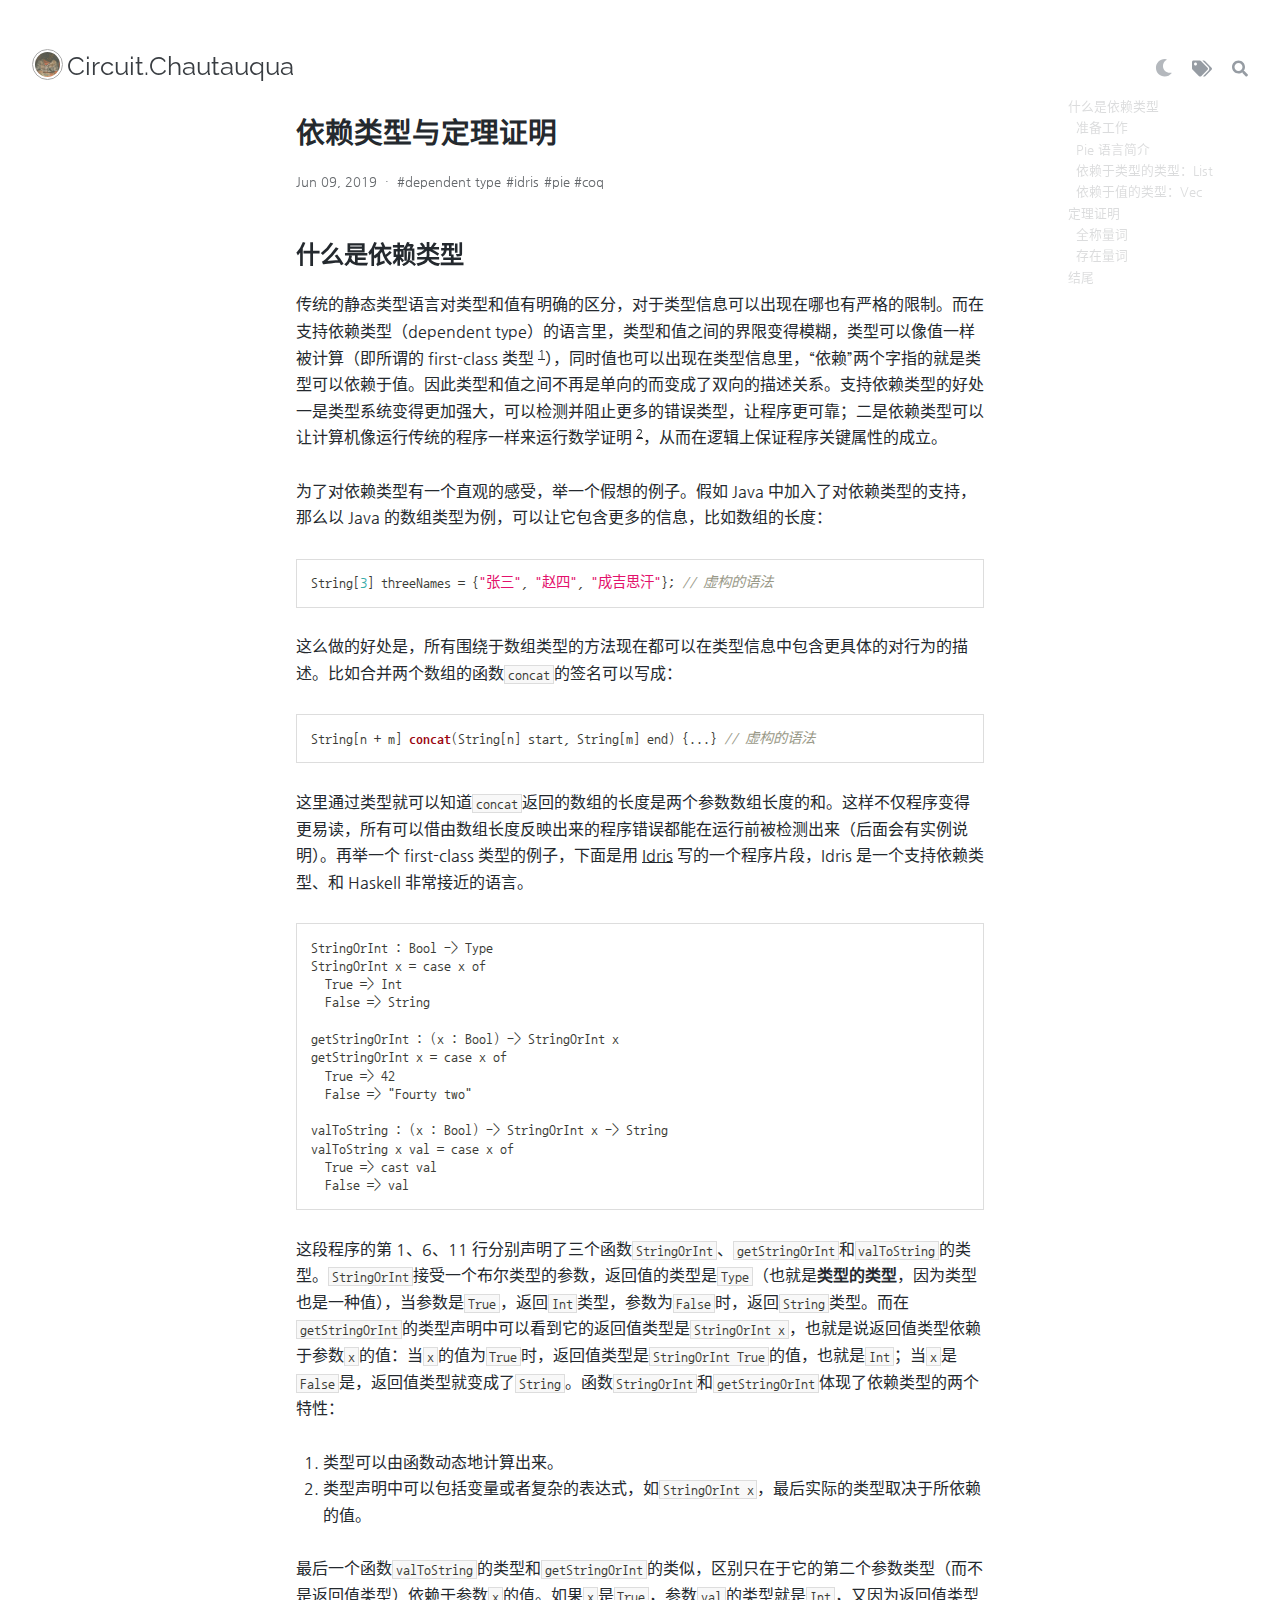
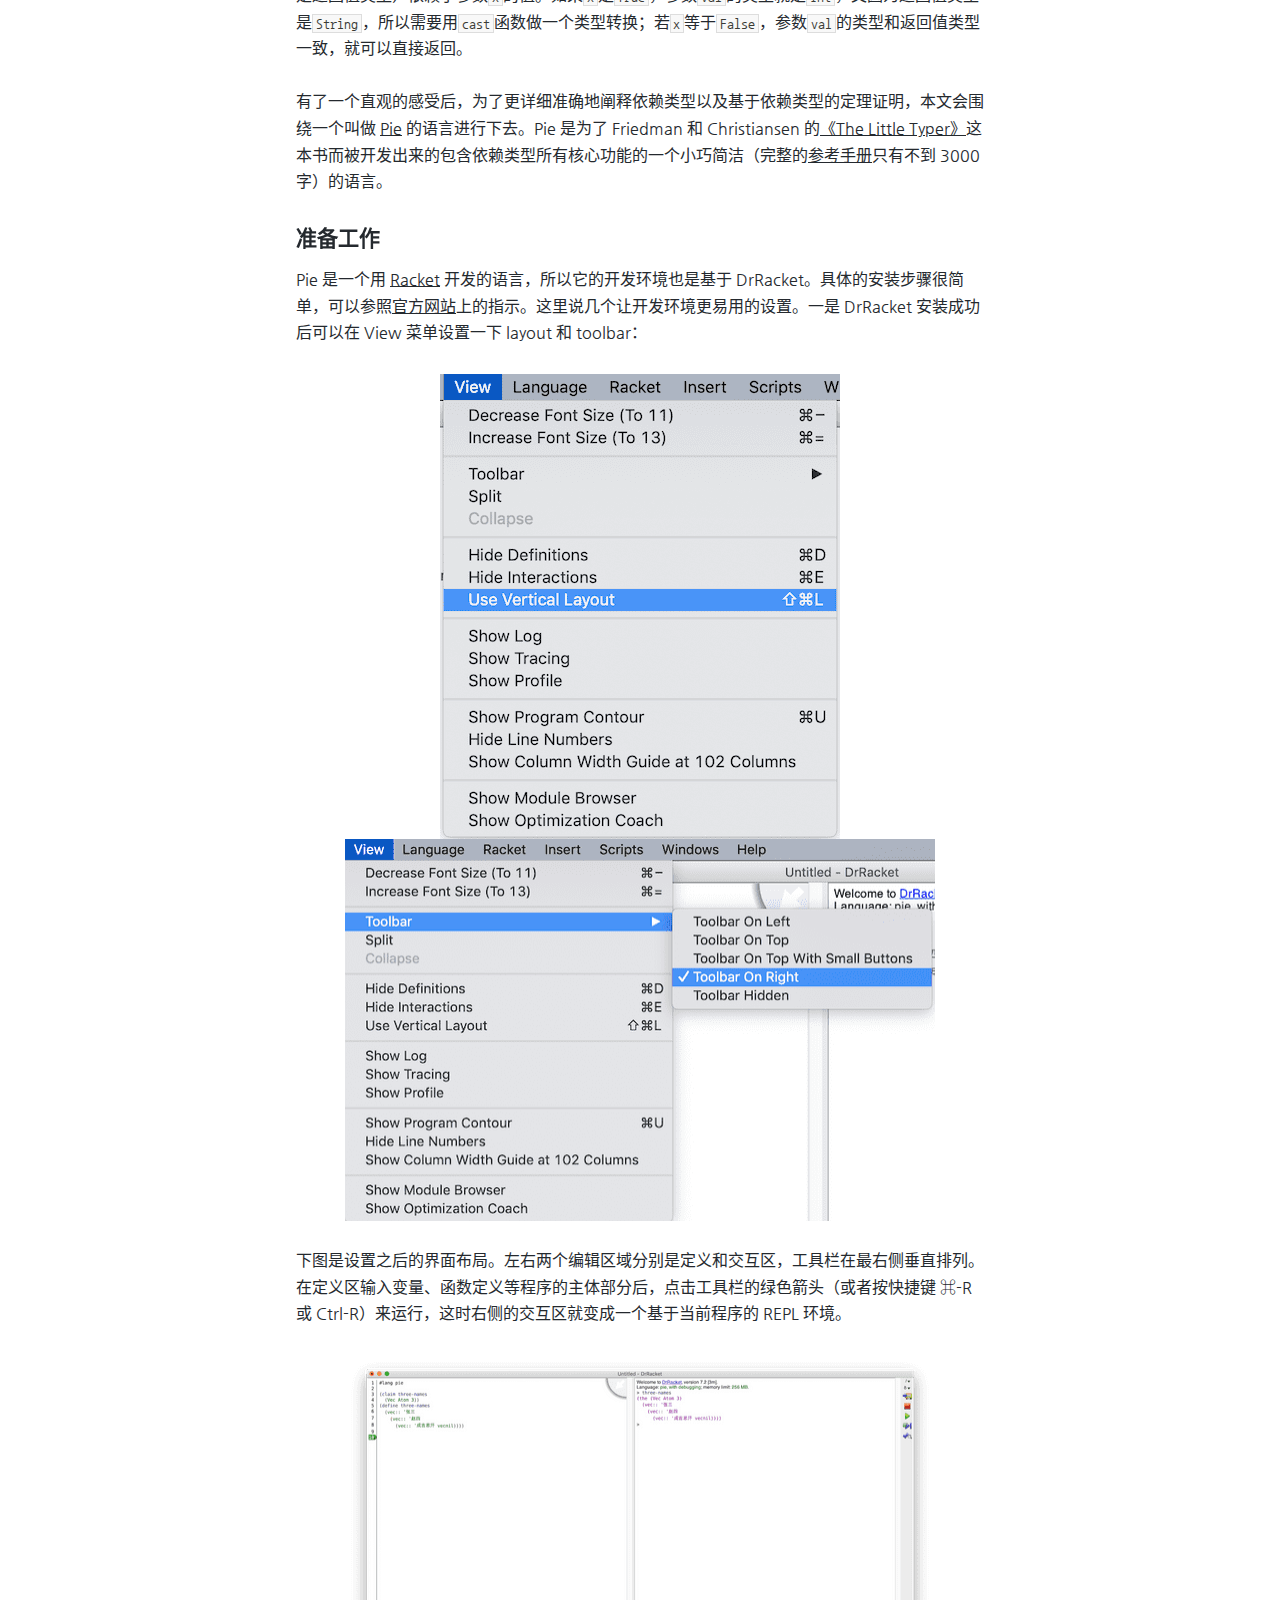
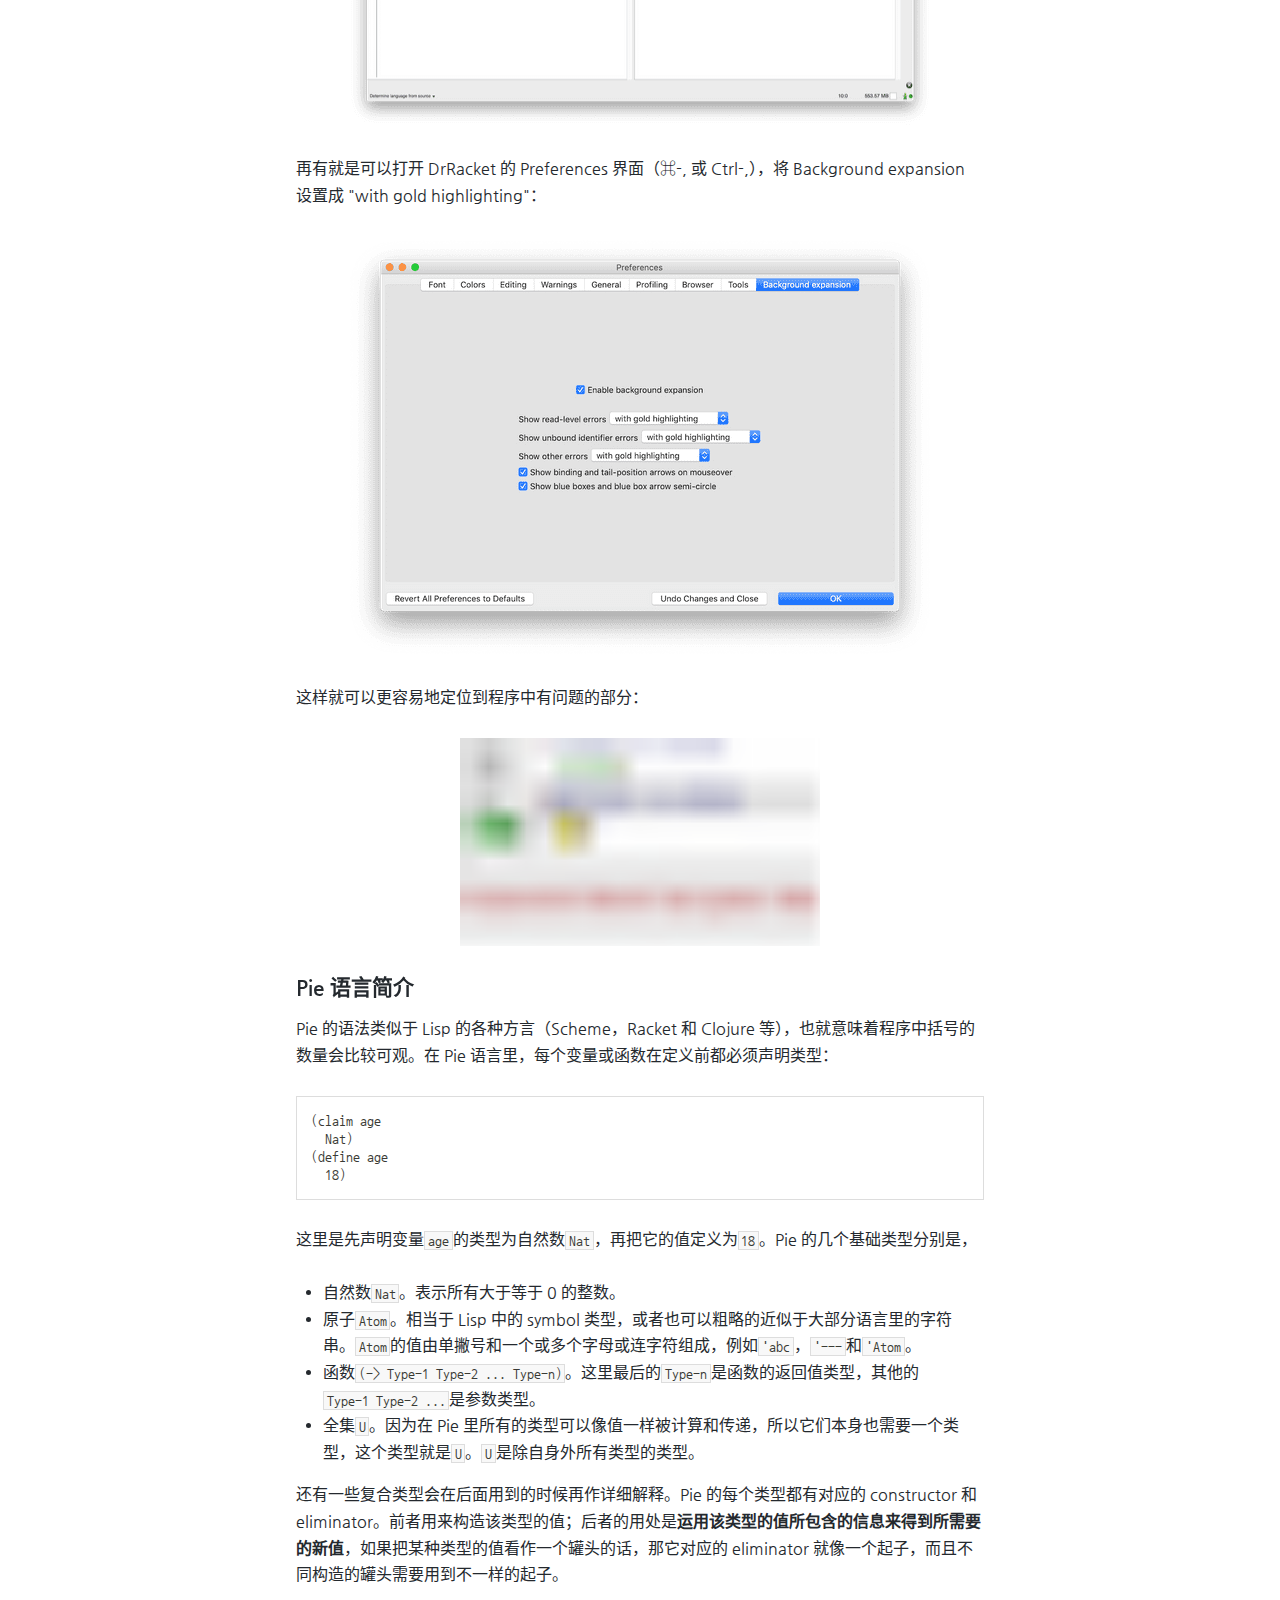
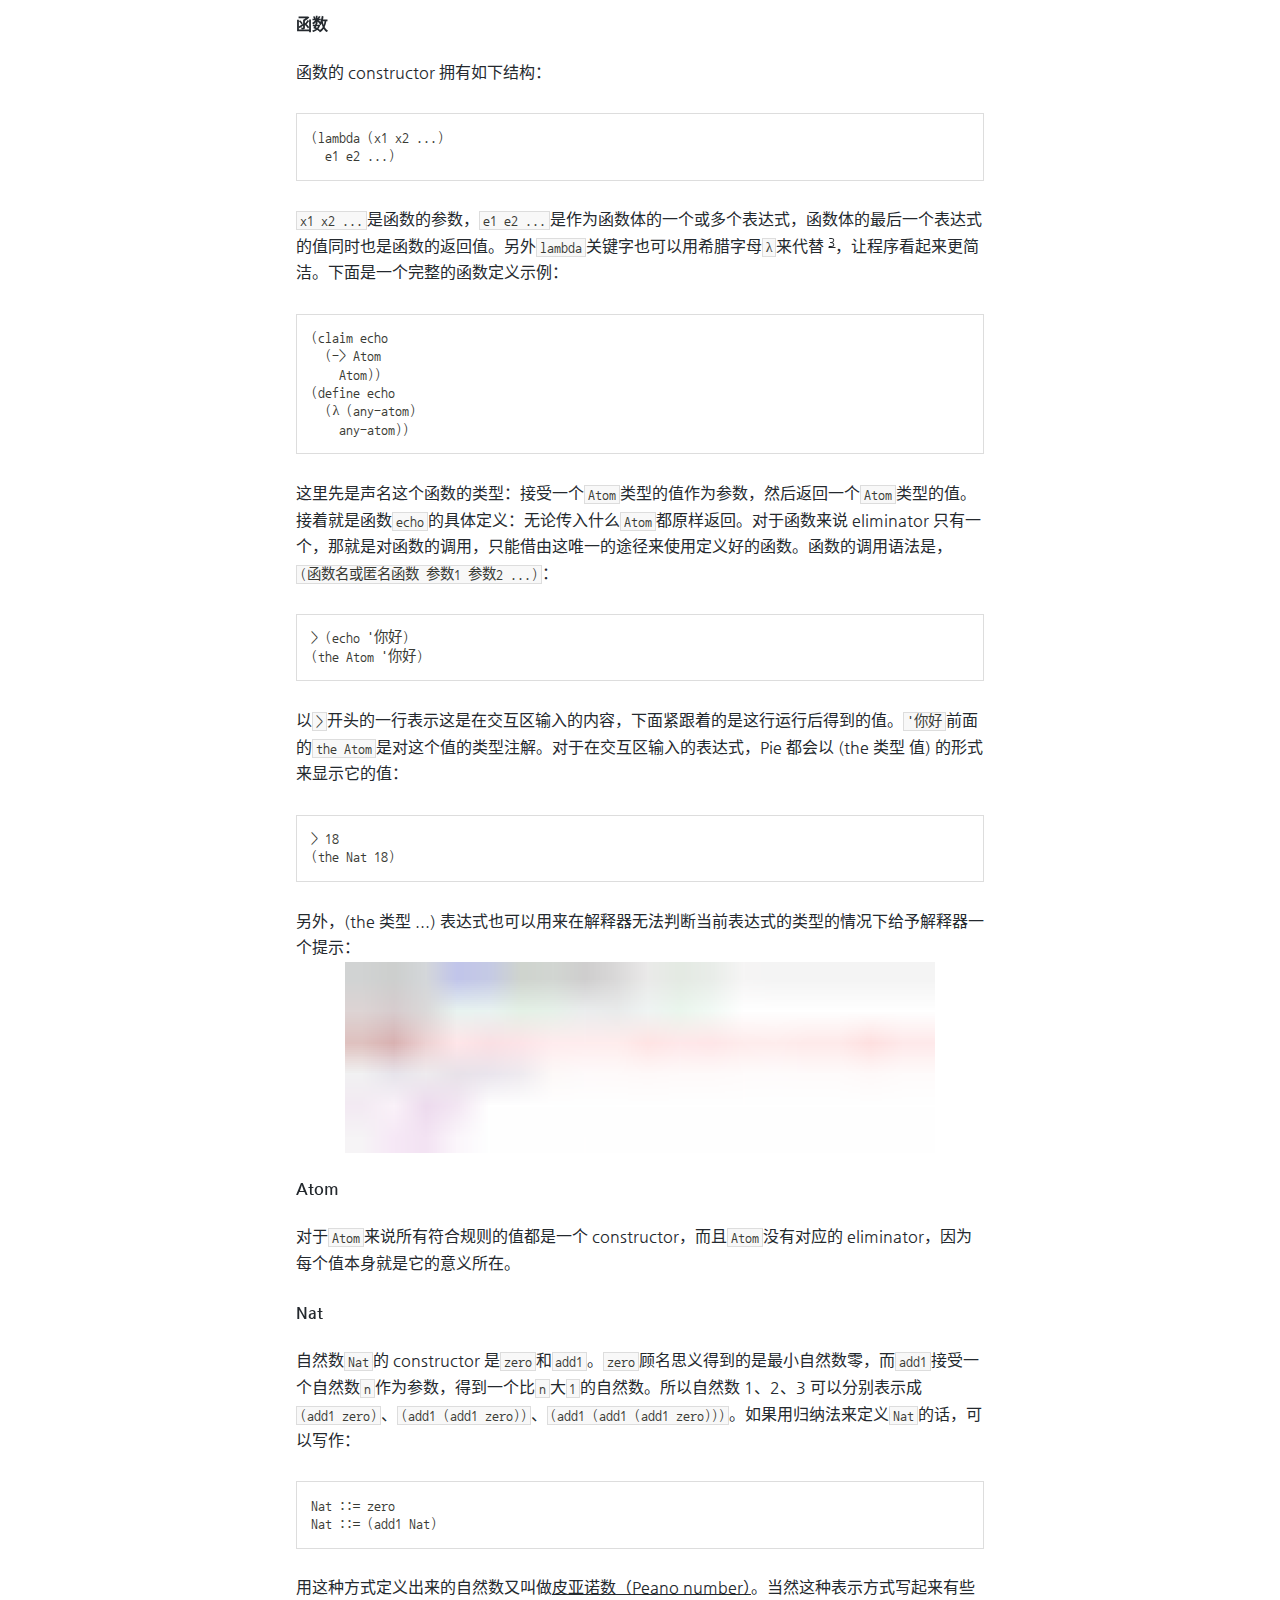
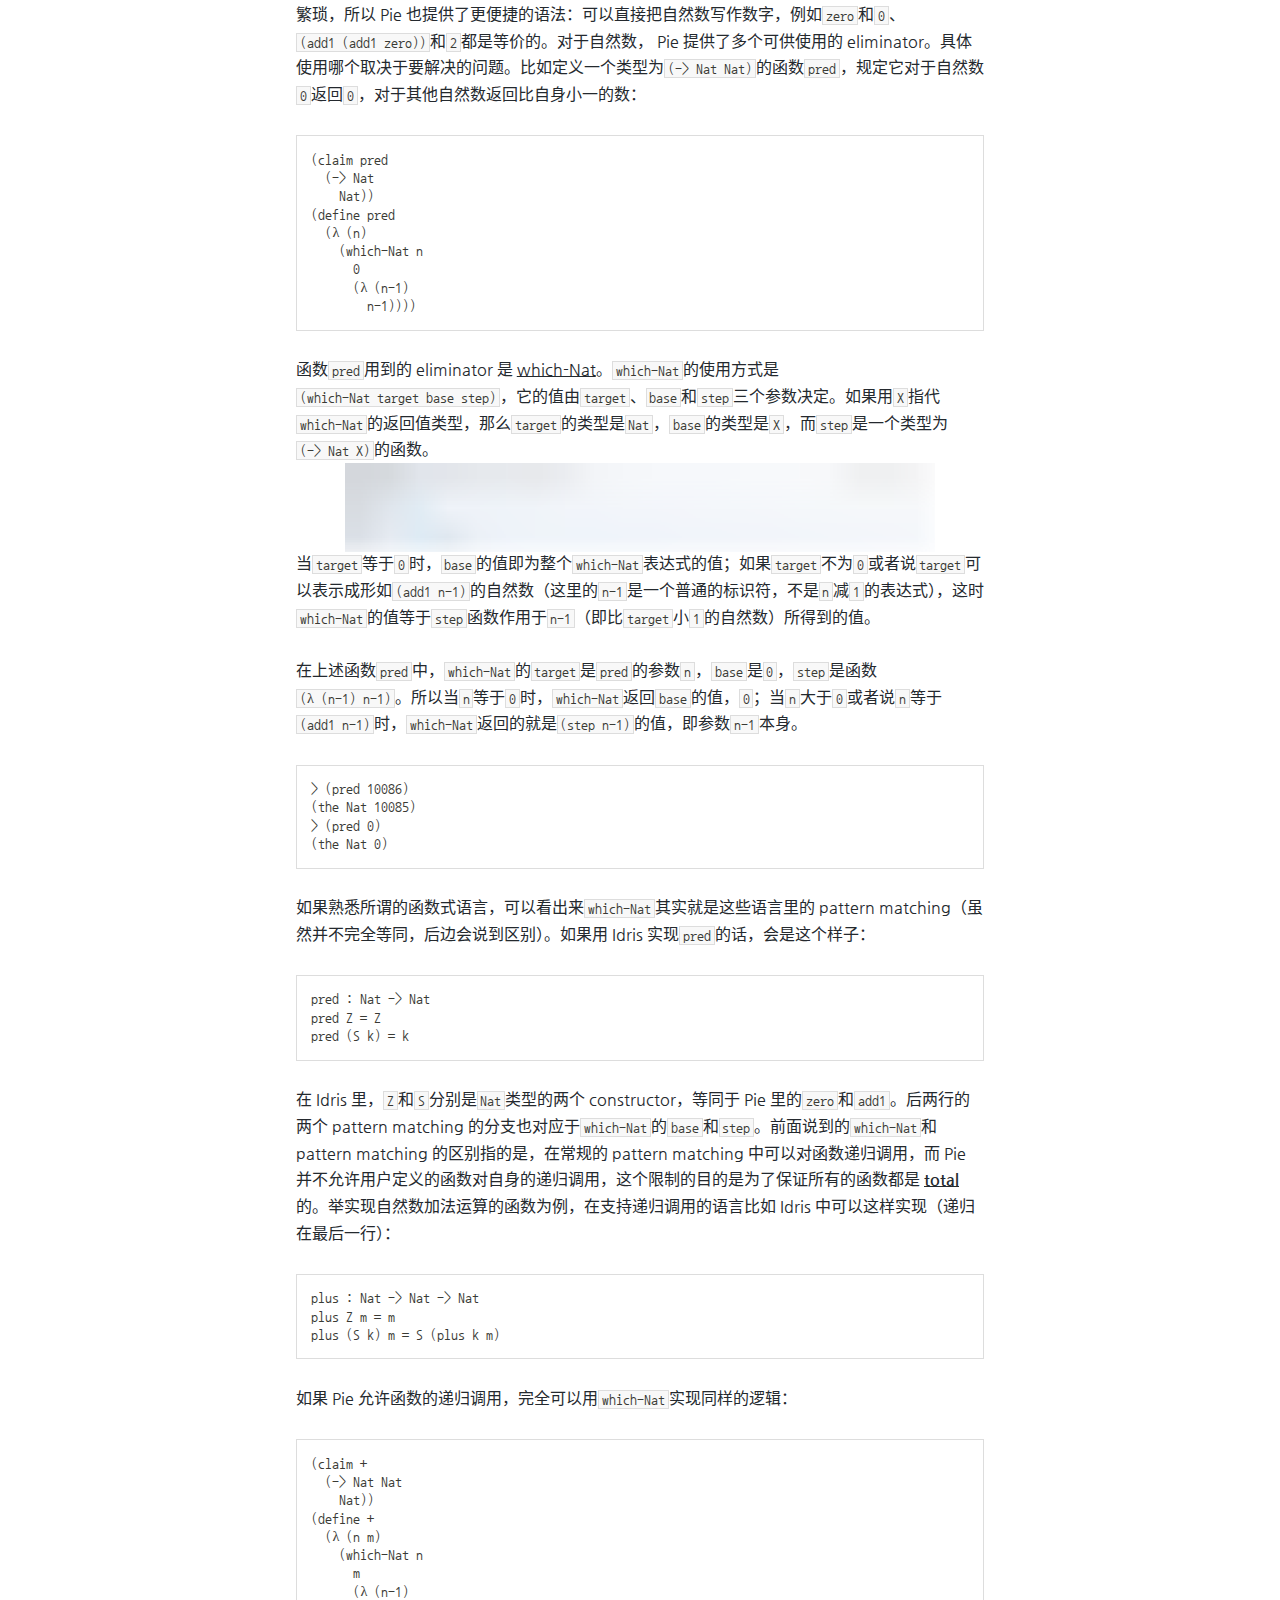
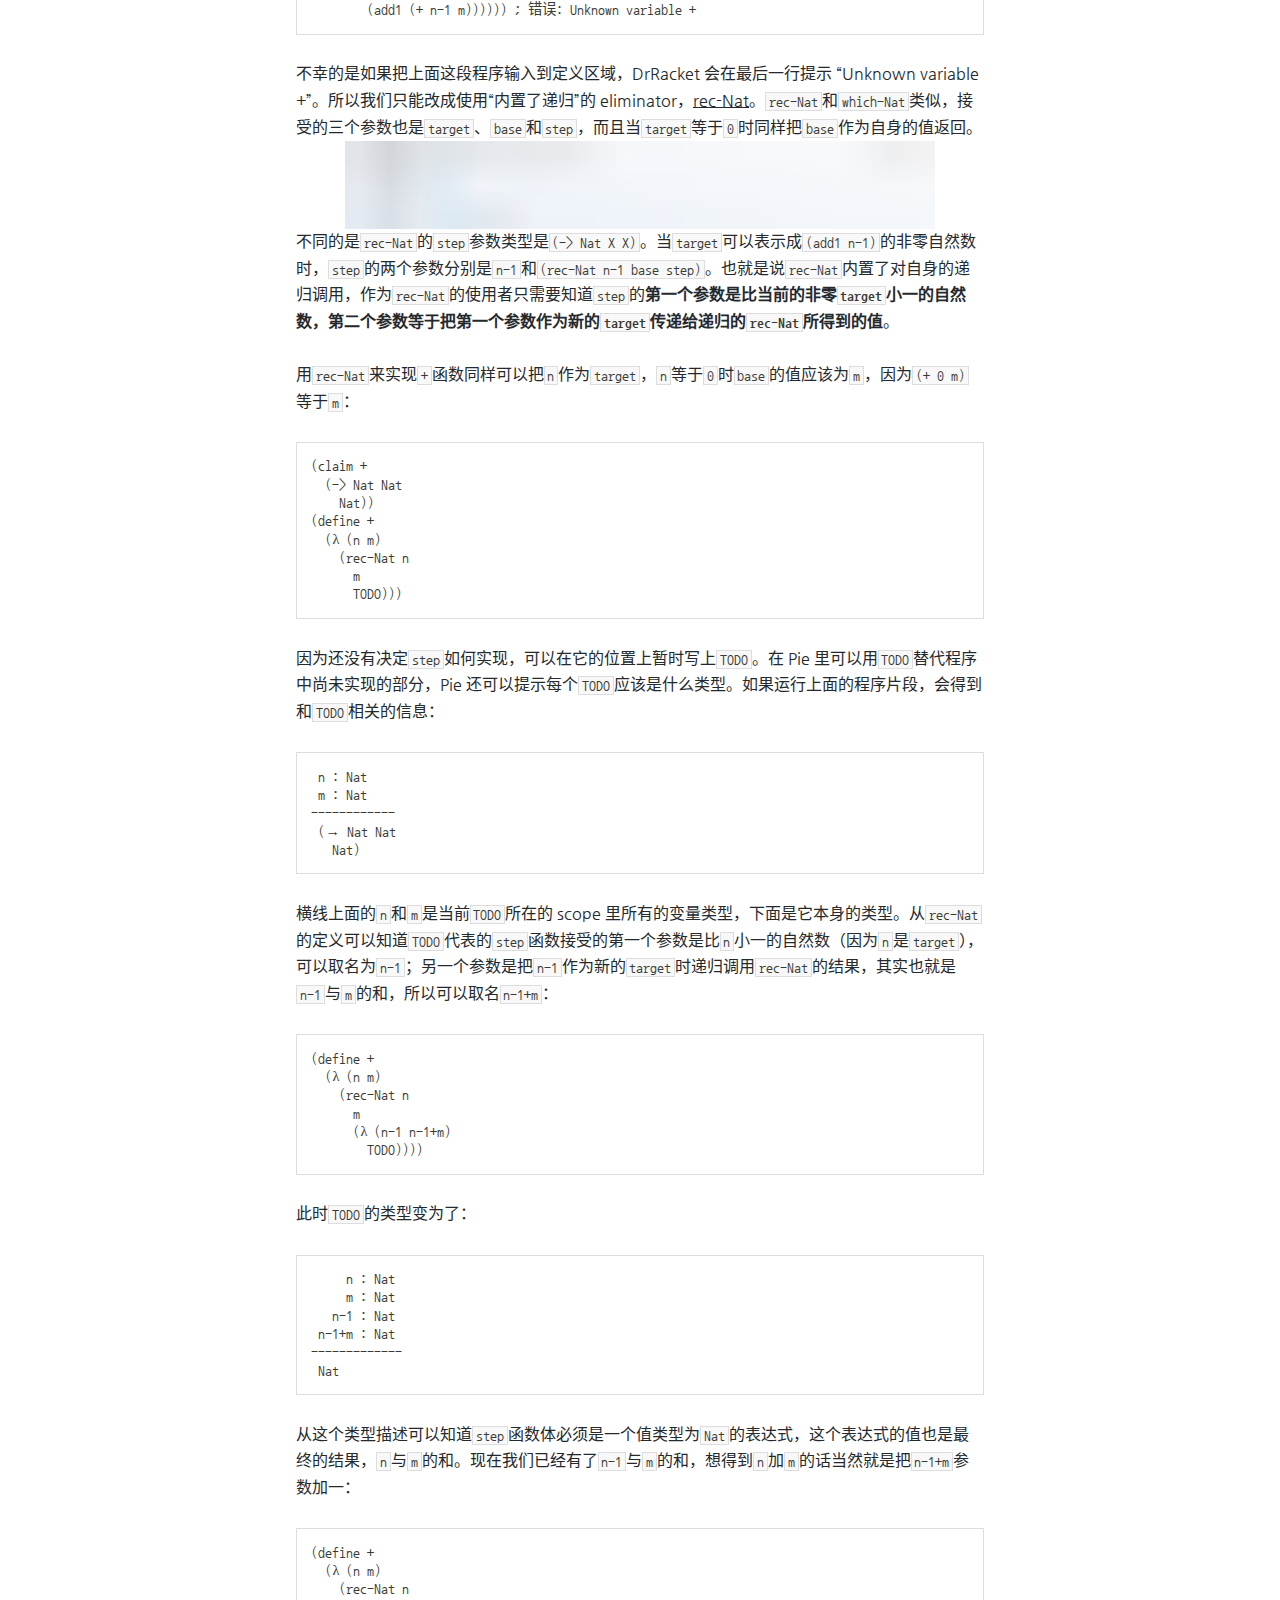
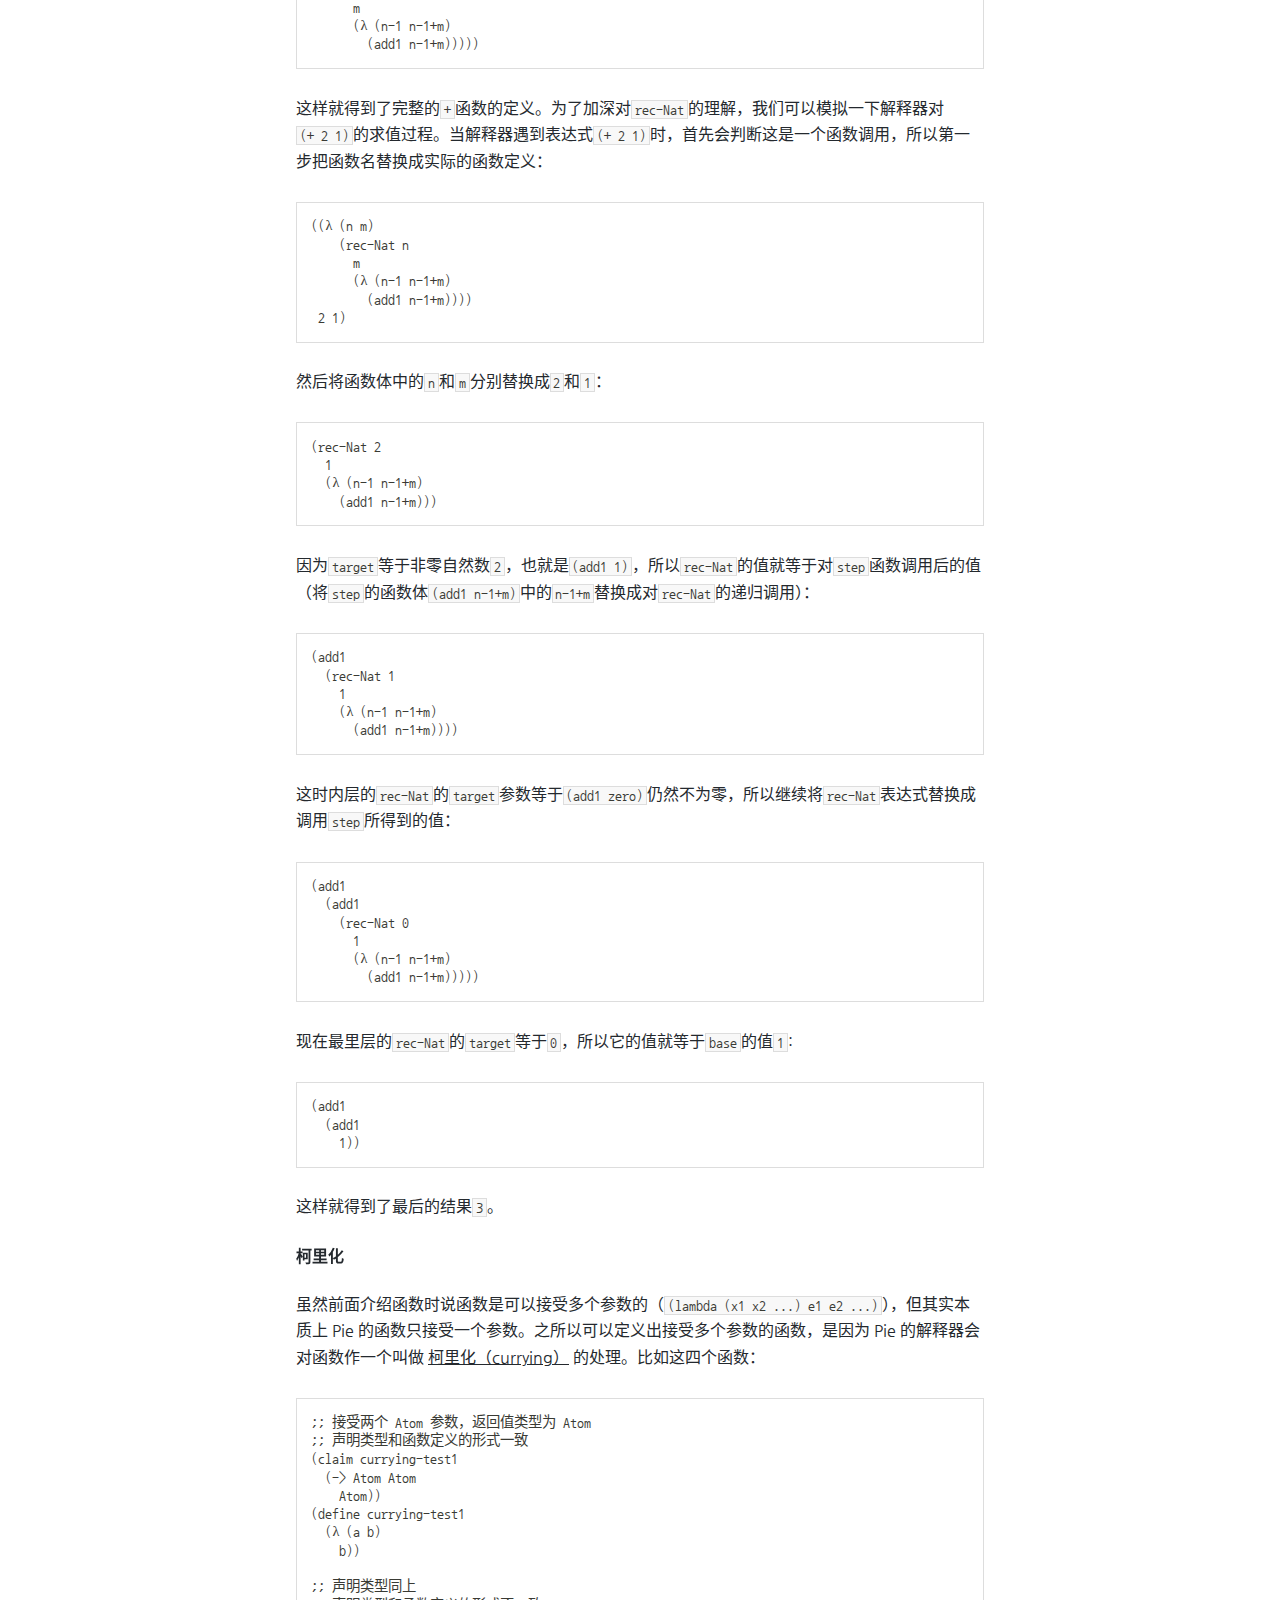
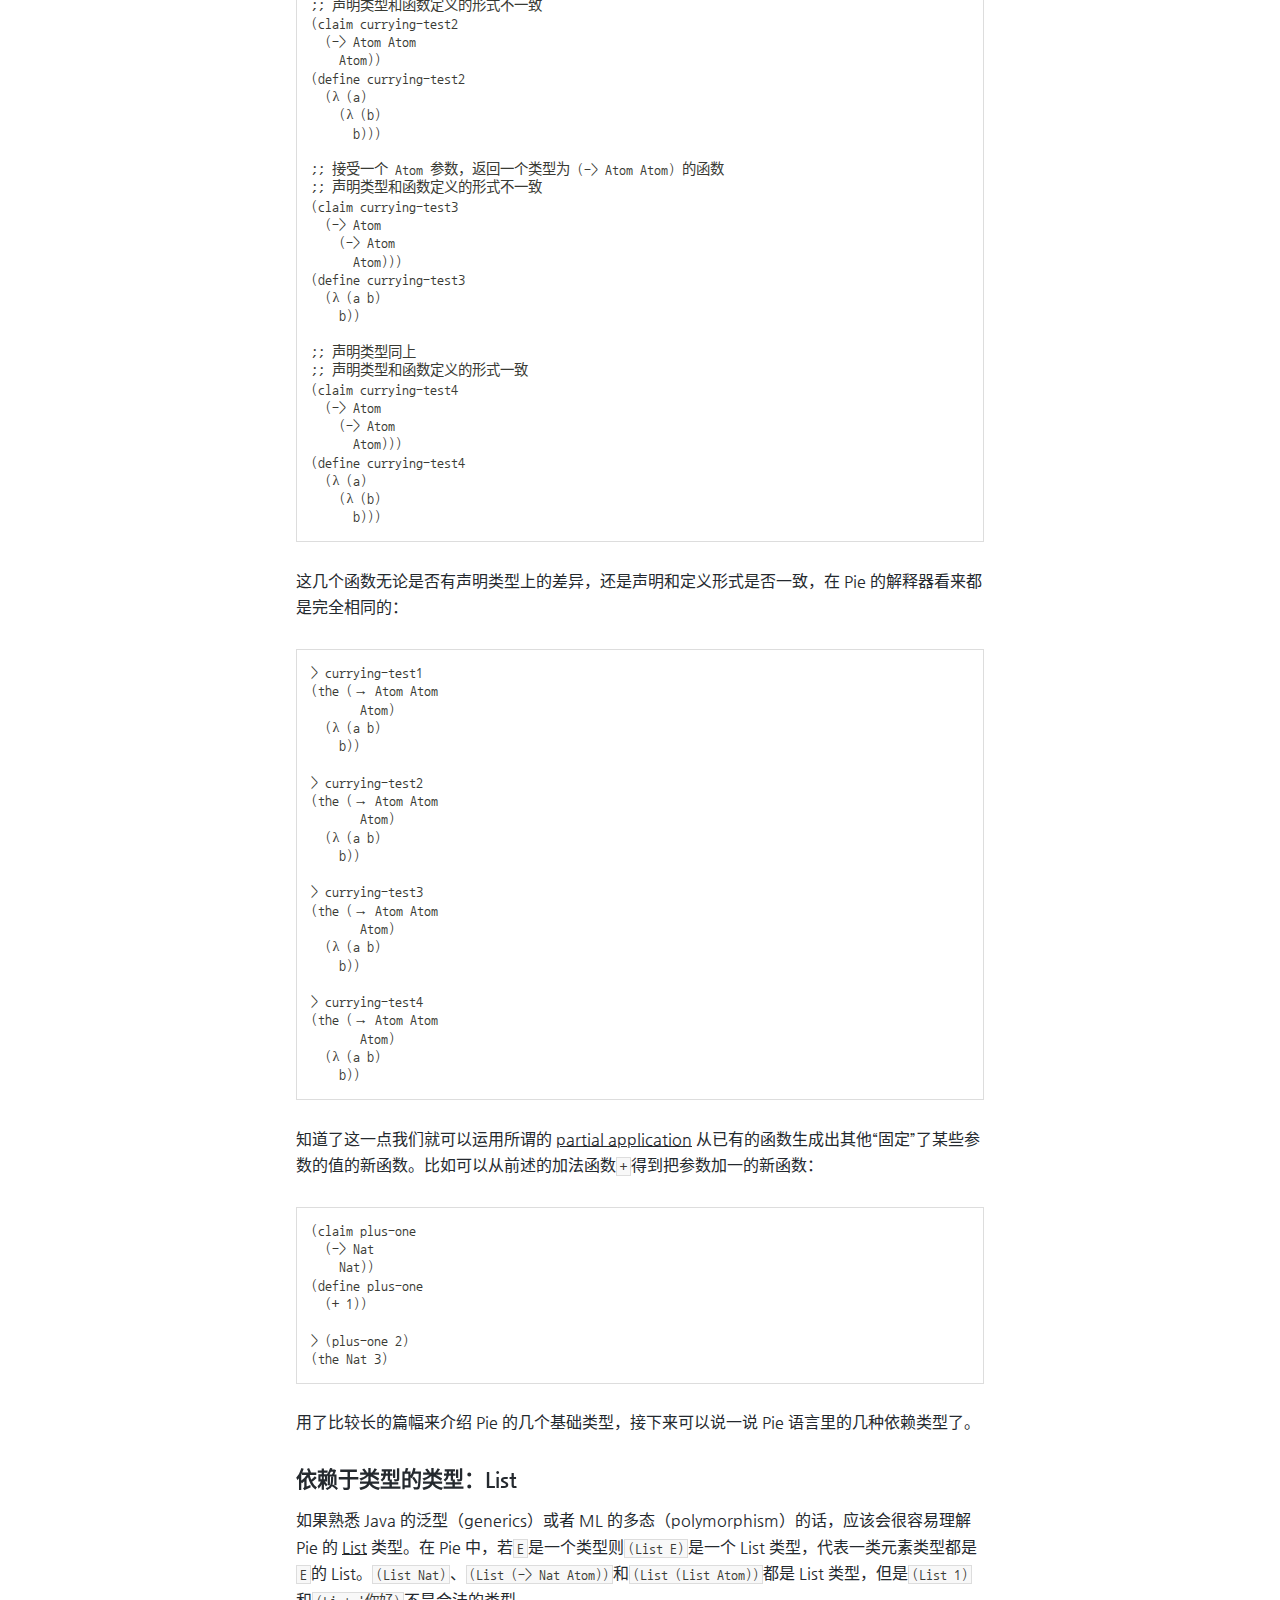
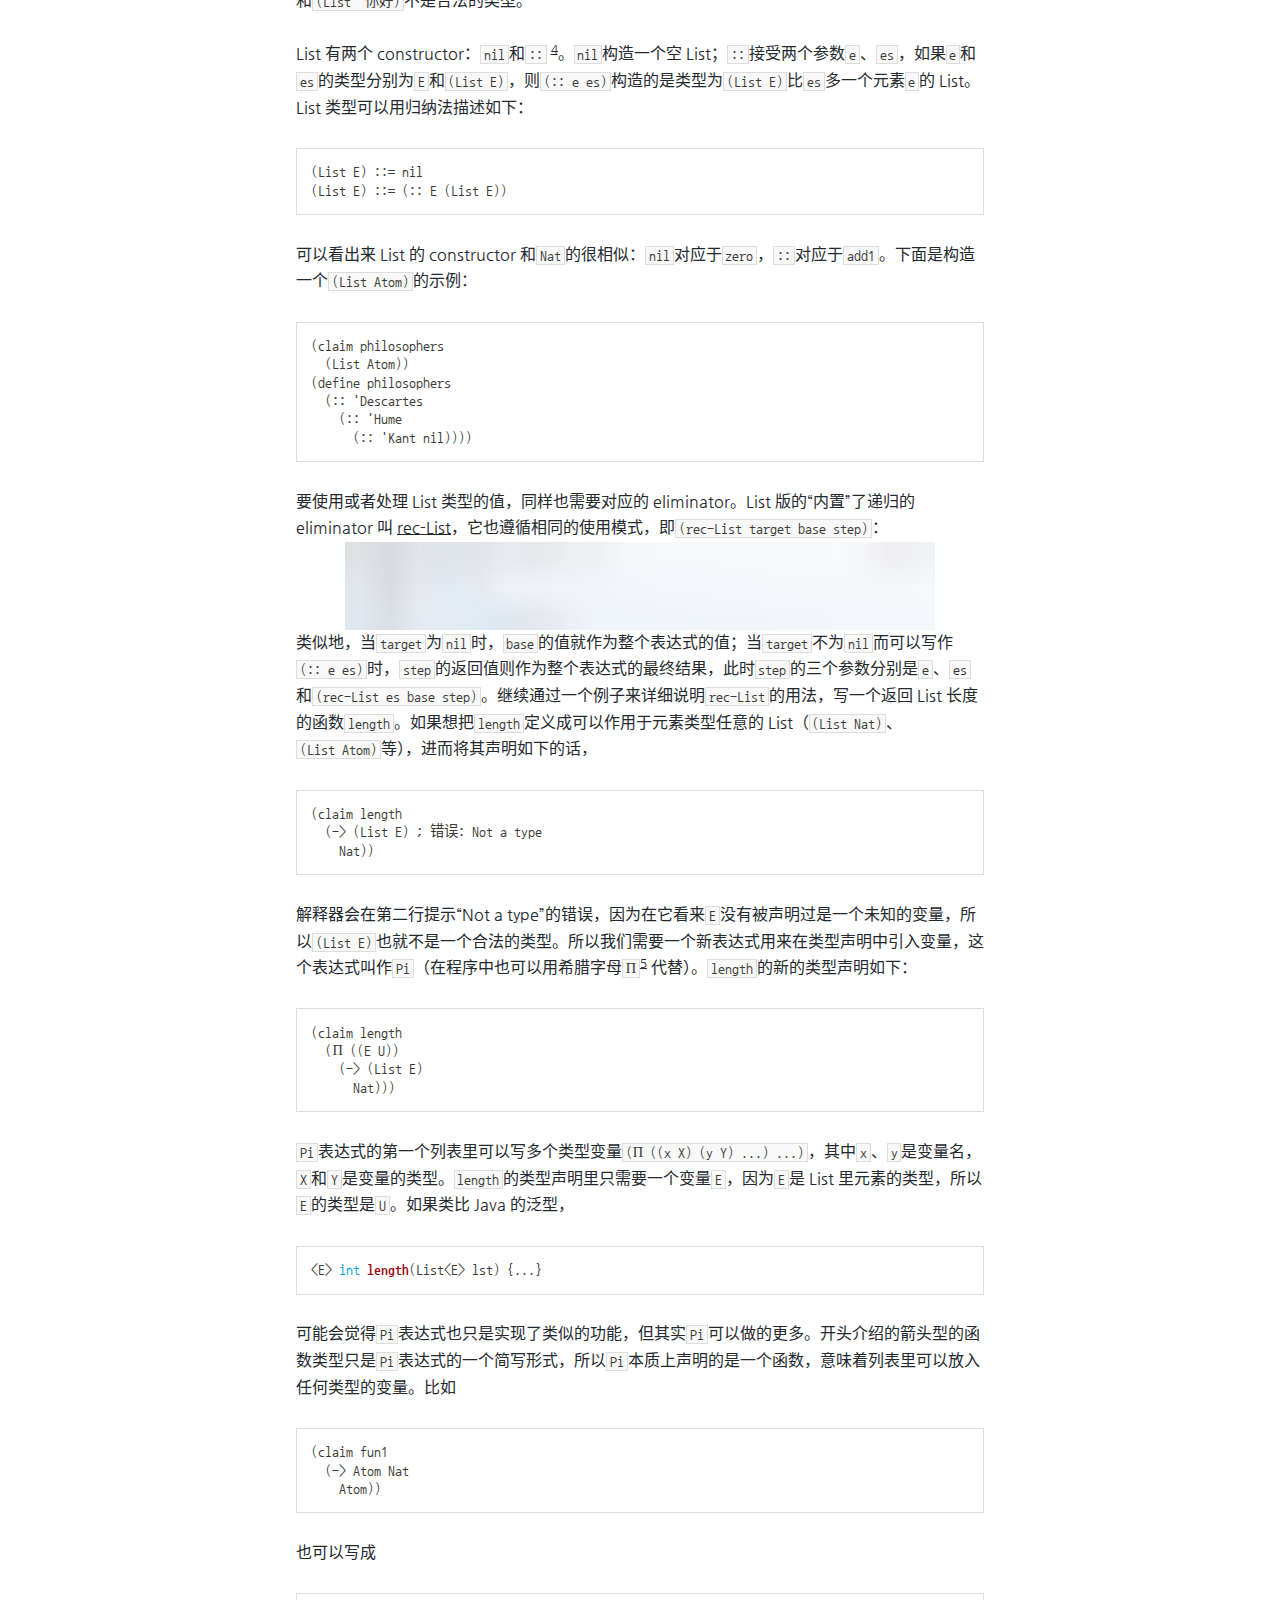
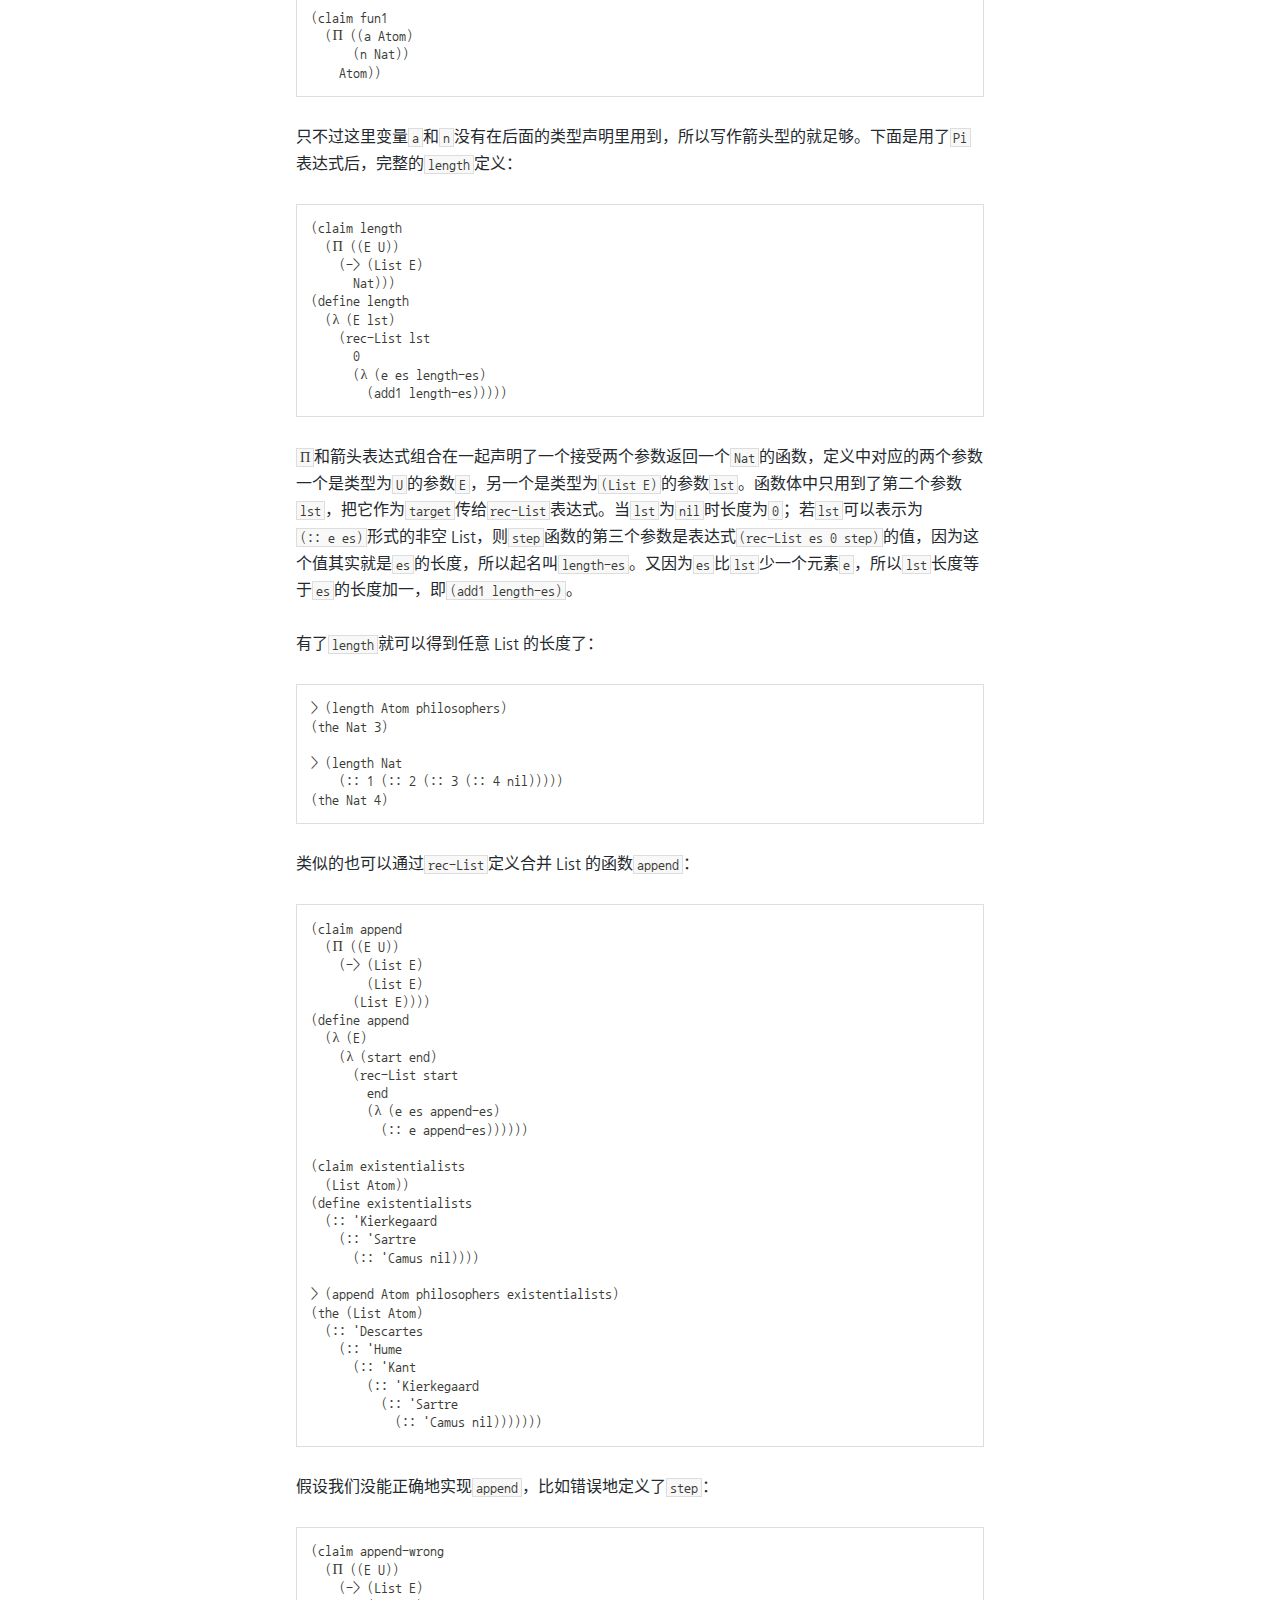
<file: dependent-type/index.html>
<!DOCTYPE html><html lang="zh-CN"><head><meta charSet="utf-8"/><meta http-equiv="x-ua-compatible" content="ie=edge"/><meta name="viewport" content="width=device-width, initial-scale=1, shrink-to-fit=no"/><style id="typography.js">html{font-family:sans-serif;-ms-text-size-adjust:100%;-webkit-text-size-adjust:100%}body{margin:0}article,aside,details,figcaption,figure,footer,header,main,menu,nav,section,summary{display:block}audio,canvas,progress,video{display:inline-block}audio:not([controls]){display:none;height:0}progress{vertical-align:baseline}[hidden],template{display:none}a{background-color:transparent;-webkit-text-decoration-skip:objects}a:active,a:hover{outline-width:0}abbr[title]{border-bottom:none;text-decoration:underline;text-decoration:underline dotted}b,strong{font-weight:inherit;font-weight:bolder}dfn{font-style:italic}h1{font-size:2em;margin:.67em 0}mark{background-color:#ff0;color:#000}small{font-size:80%}sub,sup{font-size:75%;line-height:0;position:relative;vertical-align:baseline}sub{bottom:-.25em}sup{top:-.5em}img{border-style:none}svg:not(:root){overflow:hidden}code,kbd,pre,samp{font-family:monospace,monospace;font-size:1em}figure{margin:1em 40px}hr{box-sizing:content-box;height:0;overflow:visible}button,input,optgroup,select,textarea{font:inherit;margin:0}optgroup{font-weight:700}button,input{overflow:visible}button,select{text-transform:none}[type=reset],[type=submit],button,html [type=button]{-webkit-appearance:button}[type=button]::-moz-focus-inner,[type=reset]::-moz-focus-inner,[type=submit]::-moz-focus-inner,button::-moz-focus-inner{border-style:none;padding:0}[type=button]:-moz-focusring,[type=reset]:-moz-focusring,[type=submit]:-moz-focusring,button:-moz-focusring{outline:1px dotted ButtonText}fieldset{border:1px solid silver;margin:0 2px;padding:.35em .625em .75em}legend{box-sizing:border-box;color:inherit;display:table;max-width:100%;padding:0;white-space:normal}textarea{overflow:auto}[type=checkbox],[type=radio]{box-sizing:border-box;padding:0}[type=number]::-webkit-inner-spin-button,[type=number]::-webkit-outer-spin-button{height:auto}[type=search]{-webkit-appearance:textfield;outline-offset:-2px}[type=search]::-webkit-search-cancel-button,[type=search]::-webkit-search-decoration{-webkit-appearance:none}::-webkit-input-placeholder{color:inherit;opacity:.54}::-webkit-file-upload-button{-webkit-appearance:button;font:inherit}html{font:100%/1.666 'Apple SD Gothic Neo','Nanum Gothic';box-sizing:border-box;overflow-y:scroll;}*{box-sizing:inherit;}*:before{box-sizing:inherit;}*:after{box-sizing:inherit;}body{color:hsla(0,0%,0%,0.8);font-family:'Apple SD Gothic Neo','Nanum Gothic';font-weight:normal;word-wrap:break-word;font-kerning:normal;-moz-font-feature-settings:"kern", "liga", "clig", "calt";-ms-font-feature-settings:"kern", "liga", "clig", "calt";-webkit-font-feature-settings:"kern", "liga", "clig", "calt";font-feature-settings:"kern", "liga", "clig", "calt";}img{max-width:100%;margin-left:0;margin-right:0;margin-top:0;padding-bottom:0;padding-left:0;padding-right:0;padding-top:0;margin-bottom:1.666rem;}h1{margin-left:0;margin-right:0;margin-top:0;padding-bottom:0;padding-left:0;padding-right:0;padding-top:0;margin-bottom:1.666rem;color:inherit;font-family:'Apple SD Gothic Neo','Nanum Gothic';font-weight:bold;text-rendering:optimizeLegibility;font-size:2rem;line-height:1.1;}h2{margin-left:0;margin-right:0;margin-top:0;padding-bottom:0;padding-left:0;padding-right:0;padding-top:0;margin-bottom:1.666rem;color:inherit;font-family:'Apple SD Gothic Neo','Nanum Gothic';font-weight:bold;text-rendering:optimizeLegibility;font-size:1.51572rem;line-height:1.1;}h3{margin-left:0;margin-right:0;margin-top:0;padding-bottom:0;padding-left:0;padding-right:0;padding-top:0;margin-bottom:1.666rem;color:inherit;font-family:'Apple SD Gothic Neo','Nanum Gothic';font-weight:bold;text-rendering:optimizeLegibility;font-size:1.31951rem;line-height:1.1;}h4{margin-left:0;margin-right:0;margin-top:0;padding-bottom:0;padding-left:0;padding-right:0;padding-top:0;margin-bottom:1.666rem;color:inherit;font-family:'Apple SD Gothic Neo','Nanum Gothic';font-weight:bold;text-rendering:optimizeLegibility;font-size:1rem;line-height:1.1;}h5{margin-left:0;margin-right:0;margin-top:0;padding-bottom:0;padding-left:0;padding-right:0;padding-top:0;margin-bottom:1.666rem;color:inherit;font-family:'Apple SD Gothic Neo','Nanum Gothic';font-weight:bold;text-rendering:optimizeLegibility;font-size:0.87055rem;line-height:1.1;}h6{margin-left:0;margin-right:0;margin-top:0;padding-bottom:0;padding-left:0;padding-right:0;padding-top:0;margin-bottom:1.666rem;color:inherit;font-family:'Apple SD Gothic Neo','Nanum Gothic';font-weight:bold;text-rendering:optimizeLegibility;font-size:0.81225rem;line-height:1.1;}hgroup{margin-left:0;margin-right:0;margin-top:0;padding-bottom:0;padding-left:0;padding-right:0;padding-top:0;margin-bottom:1.666rem;}ul{margin-left:1.666rem;margin-right:0;margin-top:0;padding-bottom:0;padding-left:0;padding-right:0;padding-top:0;margin-bottom:1.666rem;list-style-position:outside;list-style-image:none;}ol{margin-left:1.666rem;margin-right:0;margin-top:0;padding-bottom:0;padding-left:0;padding-right:0;padding-top:0;margin-bottom:1.666rem;list-style-position:outside;list-style-image:none;}dl{margin-left:0;margin-right:0;margin-top:0;padding-bottom:0;padding-left:0;padding-right:0;padding-top:0;margin-bottom:1.666rem;}dd{margin-left:0;margin-right:0;margin-top:0;padding-bottom:0;padding-left:0;padding-right:0;padding-top:0;margin-bottom:1.666rem;}p{margin-left:0;margin-right:0;margin-top:0;padding-bottom:0;padding-left:0;padding-right:0;padding-top:0;margin-bottom:1.666rem;}figure{margin-left:0;margin-right:0;margin-top:0;padding-bottom:0;padding-left:0;padding-right:0;padding-top:0;margin-bottom:1.666rem;}pre{margin-left:0;margin-right:0;margin-top:0;padding-bottom:0;padding-left:0;padding-right:0;padding-top:0;margin-bottom:1.666rem;font-size:0.85rem;line-height:1.666rem;}table{margin-left:0;margin-right:0;margin-top:0;padding-bottom:0;padding-left:0;padding-right:0;padding-top:0;margin-bottom:1.666rem;font-size:1rem;line-height:1.666rem;border-collapse:collapse;width:100%;}fieldset{margin-left:0;margin-right:0;margin-top:0;padding-bottom:0;padding-left:0;padding-right:0;padding-top:0;margin-bottom:1.666rem;}blockquote{margin-left:1.666rem;margin-right:1.666rem;margin-top:0;padding-bottom:0;padding-left:0;padding-right:0;padding-top:0;margin-bottom:1.666rem;}form{margin-left:0;margin-right:0;margin-top:0;padding-bottom:0;padding-left:0;padding-right:0;padding-top:0;margin-bottom:1.666rem;}noscript{margin-left:0;margin-right:0;margin-top:0;padding-bottom:0;padding-left:0;padding-right:0;padding-top:0;margin-bottom:1.666rem;}iframe{margin-left:0;margin-right:0;margin-top:0;padding-bottom:0;padding-left:0;padding-right:0;padding-top:0;margin-bottom:1.666rem;}hr{margin-left:0;margin-right:0;margin-top:0;padding-bottom:0;padding-left:0;padding-right:0;padding-top:0;margin-bottom:calc(1.666rem - 1px);background:hsla(0,0%,0%,0.2);border:none;height:1px;}address{margin-left:0;margin-right:0;margin-top:0;padding-bottom:0;padding-left:0;padding-right:0;padding-top:0;margin-bottom:1.666rem;}b{font-weight:bold;}strong{font-weight:bold;}dt{font-weight:bold;}th{font-weight:bold;}li{margin-bottom:calc(1.666rem / 2);}ol li{padding-left:0;}ul li{padding-left:0;}li > ol{margin-left:1.666rem;margin-bottom:calc(1.666rem / 2);margin-top:calc(1.666rem / 2);}li > ul{margin-left:1.666rem;margin-bottom:calc(1.666rem / 2);margin-top:calc(1.666rem / 2);}blockquote *:last-child{margin-bottom:0;}li *:last-child{margin-bottom:0;}p *:last-child{margin-bottom:0;}li > p{margin-bottom:calc(1.666rem / 2);}code{font-size:0.85rem;line-height:1.666rem;}kbd{font-size:0.85rem;line-height:1.666rem;}samp{font-size:0.85rem;line-height:1.666rem;}abbr{border-bottom:1px dotted hsla(0,0%,0%,0.5);cursor:help;}acronym{border-bottom:1px dotted hsla(0,0%,0%,0.5);cursor:help;}abbr[title]{border-bottom:1px dotted hsla(0,0%,0%,0.5);cursor:help;text-decoration:none;}thead{text-align:left;}td,th{text-align:left;border-bottom:1px solid hsla(0,0%,0%,0.12);font-feature-settings:"tnum";-moz-font-feature-settings:"tnum";-ms-font-feature-settings:"tnum";-webkit-font-feature-settings:"tnum";padding-left:1.11067rem;padding-right:1.11067rem;padding-top:0.833rem;padding-bottom:calc(0.833rem - 1px);}th:first-child,td:first-child{padding-left:0;}th:last-child,td:last-child{padding-right:0;}</style><style data-href="/styles.24001ec4dd3786dffc63.css">.blog-post-container{padding-bottom:2rem}.blog-post-container .ad,.blog-post-container>div{max-width:720px;margin:0 auto}.blog-post-container .blog-post{padding:1rem}.blog-post-container .blog-post a{-webkit-text-decoration-line:underline;text-decoration-line:underline}.blog-post-container .blog-post .blog-post-title{font-size:1.8rem;margin:0;line-height:1.5;word-break:keep-all}@media screen and (max-width:559px){.blog-post-container .blog-post .blog-post-title{font-size:1.2rem}}.blog-post-container .blog-post .blog-post-info{display:flex;margin-top:1rem;font-size:.84rem;align-items:flex-start;justify-content:space-between}.blog-post-container .blog-post .blog-post-info>.dot{margin:0 .5rem;opacity:.7}.blog-post-container .blog-post .blog-post-info .date-wrap{display:flex;align-items:center;opacity:.7}.blog-post-container .blog-post .blog-post-info .date-wrap .update-date,.blog-post-container .blog-post .blog-post-info .date-wrap .write-date{display:block;white-space:nowrap}.blog-post-container .blog-post .blog-post-info .date-wrap>:nth-child(2){margin-left:.25rem}.blog-post-container .blog-post .blog-post-info .blog-post-tag-list{display:flex;margin:0;flex-wrap:wrap;flex-grow:1}.blog-post-container .blog-post .blog-post-info .blog-post-tag-list .blog-post-tag{list-style:none;margin:0 .3rem 0 0}.blog-post-container .blog-post .blog-post-info .blog-post-tag-list .blog-post-tag a{opacity:.7;text-decoration:none;transition:opacity .3s}.blog-post-container .blog-post .blog-post-info .blog-post-tag-list .blog-post-tag a:hover{opacity:1}.blog-post-container .blog-post .blog-post-info .blog-post-inside-toc{display:none;align-self:flex-end}@media screen and (max-width:1160px){.blog-post-container .blog-post .blog-post-info .blog-post-inside-toc{display:inline-block}}.blog-post-container .blog-post .blog-post-info .blog-post-inside-toc .toc-button{cursor:pointer;opacity:.5}.blog-post-container .blog-post .blog-post-info .blog-post-inside-toc .toc-button:hover{opacity:.9}.blog-post-container .blog-post .series{display:flex;flex-direction:column;justify-content:flex-end;margin-top:2rem}.blog-post-container .blog-post .series .icon-wrap>svg{height:.8rem}.blog-post-container .blog-post .series .series-head{display:flex;align-items:center;justify-content:flex-end}.blog-post-container .blog-post .series .series-head .head{font-weight:700;-webkit-user-select:none;-ms-user-select:none;user-select:none}.blog-post-container .blog-post .series .series-head .icon-wrap{text-align:center;width:1.5rem}.blog-post-container .blog-post .series .series-list{display:flex;margin:.25rem 0 0;flex-direction:column;align-items:flex-end;font-size:.8rem;line-height:1.3}.blog-post-container .blog-post .series .series-list .series-item{list-style:none;margin:0;opacity:.4;transition:opacity all .2s}.blog-post-container .blog-post .series .series-list .series-item:hover{opacity:.9}.blog-post-container .blog-post .series .series-list .series-item>a{text-decoration:none;display:flex}.blog-post-container .blog-post .series .series-list .series-item>a .icon-wrap{min-width:1.5rem;width:1.5rem;text-align:center}.blog-post-container .blog-post .series .series-list .series-item.current-series{opacity:.7}.blog-post-container .blog-post .inside-toc-wrap{display:flex;justify-content:flex-end}.blog-post-container .blog-post .blog-post-content{margin-top:3rem}.blog-post-container .social-share{display:flex;margin-top:2rem;flex-direction:column;align-items:center}.blog-post-container .social-share ul{display:flex;margin:0}.blog-post-container .social-share ul li.social-share-item{list-style:none;margin:0 .25rem}.blog-post-container .social-share ul li.social-share-item circle{fill:#6a737d;transition:fill .3s}.blog-post-container .social-share ul li.social-share-item:hover.email circle{fill:#b8b8b8}.blog-post-container .social-share ul li.social-share-item:hover.facebook circle{fill:#3b5998}.blog-post-container .social-share ul li.social-share-item:hover.twitter circle{fill:#00aced}.blog-post-container .social-share ul li.social-share-item:hover.linkedin circle{fill:#007fb1}.blog-post-container .social-share ul li.social-share-item:hover.reddit circle{fill:#5f99cf}.blog-post-container .social-share ul li.social-share-item:hover.pocket circle{fill:#ef3f56}.blog-post-container .ad{margin-top:2rem;margin-bottom:2rem}.blog-post-container .ad-dev,.blog-post-container .comments-dev{display:flex;border:1px dotted grey;min-height:15rem;flex-direction:column;align-items:center;justify-content:center;-webkit-user-select:none;-ms-user-select:none;user-select:none}.blog-post-container .ad-dev>:first-child,.blog-post-container .comments-dev>:first-child{opacity:.8}.blog-post-container .ad-dev>:nth-child(2),.blog-post-container .comments-dev>:nth-child(2){font-size:.9rem;opacity:.5}.blog-post-container .ad-dev.comments-dev,.blog-post-container .comments-dev.comments-dev{min-height:20rem}.blog-post-container .comments{padding:1rem}#layout.dark code[class*=language-],#layout.dark pre[class*=language-]{color:#fff;text-shadow:0 1px 1px #000;font-family:Menlo,Monaco,Courier New,monospace;direction:ltr;text-align:left;word-spacing:normal;white-space:pre;word-wrap:normal;line-height:1.4;background:none;border:0;-moz-tab-size:4;-o-tab-size:4;tab-size:4;-webkit-hyphens:none;-ms-hyphens:none;hyphens:none}#layout.dark pre[class*=language-] code{float:left;padding:0 15px 0 0}#layout.dark :not(pre)>code[class*=language-],#layout.dark pre[class*=language-]{background:#222}#layout.dark pre[class*=language-]{padding:15px;overflow:auto;border-radius:8px}#layout.dark :not(pre)>code[class*=language-]{padding:5px 10px;line-height:1;border-radius:3px}#layout.dark .token.cdata,#layout.dark .token.comment,#layout.dark .token.doctype,#layout.dark .token.prolog{color:#797979}#layout.dark .token.operator,#layout.dark .token.punctuation,#layout.dark .token.selector{color:#fff}#layout.dark .token.namespace{opacity:.7}#layout.dark .token.boolean,#layout.dark .token.tag{color:#ffd893}#layout.dark .token.atrule,#layout.dark .token.attr-value,#layout.dark .token.hex,#layout.dark .token.string{color:#b0c975}#layout.dark .token.attr-name,#layout.dark .token.entity,#layout.dark .token.keyword,#layout.dark .token.property,#layout.dark .token.url{color:#c27628}#layout.dark .token.regex{color:#9b71c6}#layout.dark .token.entity{cursor:help}#layout.dark .token.constant,#layout.dark .token.function{color:#e5a638}#layout.dark .token.variable{color:#fdfba8}#layout.dark .token.number{color:#8799b0}#layout.dark .token.deliminator,#layout.dark .token.important{color:#e45734}#layout.dark pre[data-line]{position:relative;padding:1em 0 1em 3em}#layout.dark .line-highlight{position:absolute;left:0;right:0;margin-top:1em;background:hsla(0,0%,100%,.2);pointer-events:none;line-height:inherit;white-space:pre}#layout.dark .line-highlight:before,#layout.dark .line-highlight[data-end]:after{content:attr(data-start);position:absolute;top:.3em;left:.6em;min-width:1em;padding:0 .5em;background-color:hsla(0,0%,100%,.3);color:#fff;font:700 65%/1.5 sans-serif;text-align:center;border-radius:8px;text-shadow:none}#layout.dark .line-highlight[data-end]:after{content:attr(data-end);top:auto;bottom:.4em}#layout.dark .line-numbers-rows{margin:0}#layout.dark .line-numbers-rows span{padding-right:10px;border-right:3px solid #d9d336}#layout.light code[class*=language-],#layout.light pre[class*=language-]{color:#393a34;font-family:Consolas,Bitstream Vera Sans Mono,Courier New,Courier,monospace;direction:ltr;text-align:left;white-space:pre;word-spacing:normal;word-break:normal;font-size:.9em;line-height:1.2em;-moz-tab-size:4;-o-tab-size:4;tab-size:4;-webkit-hyphens:none;-ms-hyphens:none;hyphens:none}#layout.light pre>code[class*=language-]{font-size:1em}#layout.light code[class*=language-]::selection,#layout.light code[class*=language-] ::selection,#layout.light pre[class*=language-]::selection,#layout.light pre[class*=language-] ::selection{background:#b3d4fc}#layout.light pre[class*=language-]{padding:1em;overflow:auto;border:1px solid #ddd;background-color:#fff}#layout.light :not(pre)>code[class*=language-]{padding:1px .2em;background:#f8f8f8;border:1px solid #ddd}#layout.light .token.cdata,#layout.light .token.comment,#layout.light .token.doctype,#layout.light .token.prolog{color:#998;font-style:italic}#layout.light .token.namespace{opacity:.7}#layout.light .token.attr-value,#layout.light .token.string{color:#e3116c}#layout.light .token.operator,#layout.light .token.punctuation{color:#393a34}#layout.light .token.boolean,#layout.light .token.constant,#layout.light .token.entity,#layout.light .token.inserted,#layout.light .token.number,#layout.light .token.property,#layout.light .token.regex,#layout.light .token.symbol,#layout.light .token.url,#layout.light .token.variable{color:#36acaa}#layout.light .language-autohotkey .token.selector,#layout.light .token.atrule,#layout.light .token.attr-name,#layout.light .token.keyword{color:#00a4db}#layout.light .language-autohotkey .token.tag,#layout.light .token.deleted,#layout.light .token.function{color:#9a050f}#layout.light .language-autohotkey .token.keyword,#layout.light .token.selector,#layout.light .token.tag{color:#00009f}#layout.light .token.bold,#layout.light .token.function,#layout.light .token.important{font-weight:700}#layout.light .token.italic{font-style:italic}.blog-post-content h1{margin-top:4rem;margin-bottom:1.5rem}.blog-post-content h2{margin-top:3rem;margin-bottom:1.5rem}.blog-post-content h3{margin-top:2rem;margin-bottom:1rem}.blog-post-content ul{margin-top:0;margin-bottom:0}.blog-post-content ul p{margin:0}.blog-post-content li{margin-bottom:0}.blog-post-content>ul{margin-bottom:1rem}.blog-post-content hr{margin:1.5rem 0}.blog-post-content code{font-family:Nanum Gothic Coding!important}.blog-post-content blockquote{font-size:.9rem;border-left:4px solid #6a737d;margin:0 0 1rem;padding:0 1rem;opacity:.8}@font-face{font-family:KaTeX_AMS;src:url(/static/KaTeX_AMS-Regular-e78e28b4834954df047e4925e9dbf354.woff2) format("woff2"),url(/static/KaTeX_AMS-Regular-7f06b4e30317f784d61d26686aed0ab2.woff) format("woff"),url(/static/KaTeX_AMS-Regular-aaf4eee9fba9907d61c3935e0b6a54ae.ttf) format("truetype");font-weight:400;font-style:normal}@font-face{font-family:KaTeX_Caligraphic;src:url(/static/KaTeX_Caligraphic-Bold-4ec58befa687e9752c3c91cd9bcf1bcb.woff2) format("woff2"),url(/static/KaTeX_Caligraphic-Bold-1e802ca9dedc4ed4e3c6f645e4316128.woff) format("woff"),url(/static/KaTeX_Caligraphic-Bold-021dd4dc61ee5f5cdf315f43b48c094b.ttf) format("truetype");font-weight:700;font-style:normal}@font-face{font-family:KaTeX_Caligraphic;src:url(/static/KaTeX_Caligraphic-Regular-7edb53b6693d75b8a2232481eea1a52c.woff2) format("woff2"),url(/static/KaTeX_Caligraphic-Regular-d3b46c3a530116933081d9d74e3e9fe8.woff) format("woff"),url(/static/KaTeX_Caligraphic-Regular-d49f2d55ce4f40f982d8ba63d746fbf9.ttf) format("truetype");font-weight:400;font-style:normal}@font-face{font-family:KaTeX_Fraktur;src:url(/static/KaTeX_Fraktur-Bold-d5b59ec9764e10f4a82369ae29f3ac58.woff2) format("woff2"),url(/static/KaTeX_Fraktur-Bold-c4c8cab7d5be97b2bb283e531c077355.woff) format("woff"),url(/static/KaTeX_Fraktur-Bold-a31e7cba7b7221ebf1a2ae545fb306b2.ttf) format("truetype");font-weight:700;font-style:normal}@font-face{font-family:KaTeX_Fraktur;src:url(/static/KaTeX_Fraktur-Regular-32a5339eb809f381a7357ba56f82aab3.woff2) format("woff2"),url(/static/KaTeX_Fraktur-Regular-b7d9c46bff5d51da6209e355cc4a235d.woff) format("woff"),url(/static/KaTeX_Fraktur-Regular-a48dad4f58c82e38a10da0ceebb86370.ttf) format("truetype");font-weight:400;font-style:normal}@font-face{font-family:KaTeX_Main;src:url(/static/KaTeX_Main-Bold-8e1e01c4b1207c0a383d9a2b4f86e637.woff2) format("woff2"),url(/static/KaTeX_Main-Bold-22086eb5d97009c3e99bcc1d16ce6865.woff) format("woff"),url(/static/KaTeX_Main-Bold-9ceff51b3cb7ce6eb4e8efa8163a1472.ttf) format("truetype");font-weight:700;font-style:normal}@font-face{font-family:KaTeX_Main;src:url(/static/KaTeX_Main-BoldItalic-284a17fe5baf72ff8217d4c7e70c0f82.woff2) format("woff2"),url(/static/KaTeX_Main-BoldItalic-4c57dbc44bfff1fdf08a59cf556fdab3.woff) format("woff"),url(/static/KaTeX_Main-BoldItalic-e8b44b990516dab7937bf240fde8b46a.ttf) format("truetype");font-weight:700;font-style:italic}@font-face{font-family:KaTeX_Main;src:url(/static/KaTeX_Main-Italic-e533d5a2506cf053cd671b335ec04dde.woff2) format("woff2"),url(/static/KaTeX_Main-Italic-99be0e10c38cd42466e6fe1665ef9536.woff) format("woff"),url(/static/KaTeX_Main-Italic-29c86397e75cdcb3135af8295f1c2e28.ttf) format("truetype");font-weight:400;font-style:italic}@font-face{font-family:KaTeX_Main;src:url(/static/KaTeX_Main-Regular-5c734d78610fa35282f3379f866707f2.woff2) format("woff2"),url(/static/KaTeX_Main-Regular-b741441f6d71014d0453ca3ebc884dd4.woff) format("woff"),url(/static/KaTeX_Main-Regular-5c94aef490324b0925dbe5f643e8fd04.ttf) format("truetype");font-weight:400;font-style:normal}@font-face{font-family:KaTeX_Math;src:url(/static/KaTeX_Math-BoldItalic-d747bd1e7a6a43864285edd73dcde253.woff2) format("woff2"),url(/static/KaTeX_Math-BoldItalic-b13731ef4e2bfc3d8d859271e39550fc.woff) format("woff"),url(/static/KaTeX_Math-BoldItalic-9a2834a9ff8ab411153571e0e55ac693.ttf) format("truetype");font-weight:700;font-style:italic}@font-face{font-family:KaTeX_Math;src:url(/static/KaTeX_Math-Italic-4ad08b826b8065e1eab85324d726538c.woff2) format("woff2"),url(/static/KaTeX_Math-Italic-f0303906c2a67ac63bf1e8ccd638a89e.woff) format("woff"),url(/static/KaTeX_Math-Italic-291e76b8871b84560701bd29f9d1dcc7.ttf) format("truetype");font-weight:400;font-style:italic}@font-face{font-family:"KaTeX_SansSerif";src:url(/static/KaTeX_SansSerif-Bold-6e0830bee40435e72165345e0682fbfc.woff2) format("woff2"),url(/static/KaTeX_SansSerif-Bold-3fb419559955e3ce75619f1a5e8c6c84.woff) format("woff"),url(/static/KaTeX_SansSerif-Bold-7dc027cba9f7b11ec92af4a311372a85.ttf) format("truetype");font-weight:700;font-style:normal}@font-face{font-family:"KaTeX_SansSerif";src:url(/static/KaTeX_SansSerif-Italic-fba01c9c6fb2866a0f95bcacb2c187a5.woff2) format("woff2"),url(/static/KaTeX_SansSerif-Italic-727a9b0d97d72d2fc0228fe4e07fb4d8.woff) format("woff"),url(/static/KaTeX_SansSerif-Italic-4059868e460d2d2e6be18e180d20c43d.ttf) format("truetype");font-weight:400;font-style:italic}@font-face{font-family:"KaTeX_SansSerif";src:url(/static/KaTeX_SansSerif-Regular-d929cd671b19f0cfea55b6200fb47461.woff2) format("woff2"),url(/static/KaTeX_SansSerif-Regular-2555754a67062cac3a0913b715ab982f.woff) format("woff"),url(/static/KaTeX_SansSerif-Regular-5c58d168c0b66d2c32234a6718e74dfb.ttf) format("truetype");font-weight:400;font-style:normal}@font-face{font-family:KaTeX_Script;src:url(/static/KaTeX_Script-Regular-755e2491f13b5269f0afd5a56f7aa692.woff2) format("woff2"),url(/static/KaTeX_Script-Regular-d524c9a5b62a17f98f4a97af37fea735.woff) format("woff"),url(/static/KaTeX_Script-Regular-d12ea9efb375f9dc331f562e69892638.ttf) format("truetype");font-weight:400;font-style:normal}@font-face{font-family:KaTeX_Size1;src:url([data-uri]) format("woff2"),url([data-uri]) format("woff"),url(/static/KaTeX_Size1-Regular-7342d45b052c3a2abc21049959fbab7f.ttf) format("truetype");font-weight:400;font-style:normal}@font-face{font-family:KaTeX_Size2;src:url([data-uri]) format("woff2"),url([data-uri]) format("woff"),url(/static/KaTeX_Size2-Regular-eb130dcc661de766c999c60ba1525a88.ttf) format("truetype");font-weight:400;font-style:normal}@font-face{font-family:KaTeX_Size3;src:url([data-uri]) format("woff2"),url([data-uri]) format("woff"),url([data-uri]) format("truetype");font-weight:400;font-style:normal}@font-face{font-family:KaTeX_Size4;src:url([data-uri]) format("woff2"),url([data-uri]) format("woff"),url(/static/KaTeX_Size4-Regular-ad7672524b64b730dfd176140a8945cb.ttf) format("truetype");font-weight:400;font-style:normal}@font-face{font-family:KaTeX_Typewriter;src:url(/static/KaTeX_Typewriter-Regular-6cc31ea5c223c88705a13727a71417fa.woff2) format("woff2"),url(/static/KaTeX_Typewriter-Regular-3fe216d2a5f736c560cde71984554b64.woff) format("woff"),url(/static/KaTeX_Typewriter-Regular-257023560753aeb0b89b7e434d3da17f.ttf) format("truetype");font-weight:400;font-style:normal}.katex{font:normal 1.21em KaTeX_Main,Times New Roman,serif;line-height:1.2;text-indent:0;text-rendering:auto}.katex *{-ms-high-contrast-adjust:none!important}.katex .katex-version:after{content:"0.10.2"}.katex .katex-mathml{position:absolute;clip:rect(1px,1px,1px,1px);padding:0;border:0;height:1px;width:1px;overflow:hidden}.katex .katex-html>.newline{display:block}.katex .base{position:relative;white-space:nowrap;width:-webkit-min-content;width:-moz-min-content;width:min-content}.katex .base,.katex .strut{display:inline-block}.katex .textbf{font-weight:700}.katex .textit{font-style:italic}.katex .textrm{font-family:KaTeX_Main}.katex .textsf{font-family:KaTeX_SansSerif}.katex .texttt{font-family:KaTeX_Typewriter}.katex .mathdefault{font-family:KaTeX_Math;font-style:italic}.katex .mathit{font-family:KaTeX_Main;font-style:italic}.katex .mathrm{font-style:normal}.katex .mathbf{font-family:KaTeX_Main;font-weight:700}.katex .boldsymbol{font-family:KaTeX_Math;font-weight:700;font-style:italic}.katex .amsrm,.katex .mathbb,.katex .textbb{font-family:KaTeX_AMS}.katex .mathcal{font-family:KaTeX_Caligraphic}.katex .mathfrak,.katex .textfrak{font-family:KaTeX_Fraktur}.katex .mathtt{font-family:KaTeX_Typewriter}.katex .mathscr,.katex .textscr{font-family:KaTeX_Script}.katex .mathsf,.katex .textsf{font-family:KaTeX_SansSerif}.katex .mathboldsf,.katex .textboldsf{font-family:KaTeX_SansSerif;font-weight:700}.katex .mathitsf,.katex .textitsf{font-family:KaTeX_SansSerif;font-style:italic}.katex .mainrm{font-family:KaTeX_Main;font-style:normal}.katex .vlist-t{display:inline-table;table-layout:fixed}.katex .vlist-r{display:table-row}.katex .vlist{display:table-cell;vertical-align:bottom;position:relative}.katex .vlist>span{display:block;height:0;position:relative}.katex .vlist>span>span{display:inline-block}.katex .vlist>span>.pstrut{overflow:hidden;width:0}.katex .vlist-t2{margin-right:-2px}.katex .vlist-s{display:table-cell;vertical-align:bottom;font-size:1px;width:2px;min-width:2px}.katex .msupsub{text-align:left}.katex .mfrac>span>span{text-align:center}.katex .mfrac .frac-line{display:inline-block;width:100%;border-bottom-style:solid}.katex .hdashline,.katex .hline,.katex .mfrac .frac-line,.katex .overline .overline-line,.katex .rule,.katex .underline .underline-line{min-height:1px}.katex .mspace{display:inline-block}.katex .clap,.katex .llap,.katex .rlap{width:0;position:relative}.katex .clap>.inner,.katex .llap>.inner,.katex .rlap>.inner{position:absolute}.katex .clap>.fix,.katex .llap>.fix,.katex .rlap>.fix{display:inline-block}.katex .llap>.inner{right:0}.katex .clap>.inner,.katex .rlap>.inner{left:0}.katex .clap>.inner>span{margin-left:-50%;margin-right:50%}.katex .rule{display:inline-block;border:0 solid;position:relative}.katex .hline,.katex .overline .overline-line,.katex .underline .underline-line{display:inline-block;width:100%;border-bottom-style:solid}.katex .hdashline{display:inline-block;width:100%;border-bottom-style:dashed}.katex .sqrt>.root{margin-left:.27777778em;margin-right:-.55555556em}.katex .fontsize-ensurer,.katex .sizing{display:inline-block}.katex .fontsize-ensurer.reset-size1.size1,.katex .sizing.reset-size1.size1{font-size:1em}.katex .fontsize-ensurer.reset-size1.size2,.katex .sizing.reset-size1.size2{font-size:1.2em}.katex .fontsize-ensurer.reset-size1.size3,.katex .sizing.reset-size1.size3{font-size:1.4em}.katex .fontsize-ensurer.reset-size1.size4,.katex .sizing.reset-size1.size4{font-size:1.6em}.katex .fontsize-ensurer.reset-size1.size5,.katex .sizing.reset-size1.size5{font-size:1.8em}.katex .fontsize-ensurer.reset-size1.size6,.katex .sizing.reset-size1.size6{font-size:2em}.katex .fontsize-ensurer.reset-size1.size7,.katex .sizing.reset-size1.size7{font-size:2.4em}.katex .fontsize-ensurer.reset-size1.size8,.katex .sizing.reset-size1.size8{font-size:2.88em}.katex .fontsize-ensurer.reset-size1.size9,.katex .sizing.reset-size1.size9{font-size:3.456em}.katex .fontsize-ensurer.reset-size1.size10,.katex .sizing.reset-size1.size10{font-size:4.148em}.katex .fontsize-ensurer.reset-size1.size11,.katex .sizing.reset-size1.size11{font-size:4.976em}.katex .fontsize-ensurer.reset-size2.size1,.katex .sizing.reset-size2.size1{font-size:.83333333em}.katex .fontsize-ensurer.reset-size2.size2,.katex .sizing.reset-size2.size2{font-size:1em}.katex .fontsize-ensurer.reset-size2.size3,.katex .sizing.reset-size2.size3{font-size:1.16666667em}.katex .fontsize-ensurer.reset-size2.size4,.katex .sizing.reset-size2.size4{font-size:1.33333333em}.katex .fontsize-ensurer.reset-size2.size5,.katex .sizing.reset-size2.size5{font-size:1.5em}.katex .fontsize-ensurer.reset-size2.size6,.katex .sizing.reset-size2.size6{font-size:1.66666667em}.katex .fontsize-ensurer.reset-size2.size7,.katex .sizing.reset-size2.size7{font-size:2em}.katex .fontsize-ensurer.reset-size2.size8,.katex .sizing.reset-size2.size8{font-size:2.4em}.katex .fontsize-ensurer.reset-size2.size9,.katex .sizing.reset-size2.size9{font-size:2.88em}.katex .fontsize-ensurer.reset-size2.size10,.katex .sizing.reset-size2.size10{font-size:3.45666667em}.katex .fontsize-ensurer.reset-size2.size11,.katex .sizing.reset-size2.size11{font-size:4.14666667em}.katex .fontsize-ensurer.reset-size3.size1,.katex .sizing.reset-size3.size1{font-size:.71428571em}.katex .fontsize-ensurer.reset-size3.size2,.katex .sizing.reset-size3.size2{font-size:.85714286em}.katex .fontsize-ensurer.reset-size3.size3,.katex .sizing.reset-size3.size3{font-size:1em}.katex .fontsize-ensurer.reset-size3.size4,.katex .sizing.reset-size3.size4{font-size:1.14285714em}.katex .fontsize-ensurer.reset-size3.size5,.katex .sizing.reset-size3.size5{font-size:1.28571429em}.katex .fontsize-ensurer.reset-size3.size6,.katex .sizing.reset-size3.size6{font-size:1.42857143em}.katex .fontsize-ensurer.reset-size3.size7,.katex .sizing.reset-size3.size7{font-size:1.71428571em}.katex .fontsize-ensurer.reset-size3.size8,.katex .sizing.reset-size3.size8{font-size:2.05714286em}.katex .fontsize-ensurer.reset-size3.size9,.katex .sizing.reset-size3.size9{font-size:2.46857143em}.katex .fontsize-ensurer.reset-size3.size10,.katex .sizing.reset-size3.size10{font-size:2.96285714em}.katex .fontsize-ensurer.reset-size3.size11,.katex .sizing.reset-size3.size11{font-size:3.55428571em}.katex .fontsize-ensurer.reset-size4.size1,.katex .sizing.reset-size4.size1{font-size:.625em}.katex .fontsize-ensurer.reset-size4.size2,.katex .sizing.reset-size4.size2{font-size:.75em}.katex .fontsize-ensurer.reset-size4.size3,.katex .sizing.reset-size4.size3{font-size:.875em}.katex .fontsize-ensurer.reset-size4.size4,.katex .sizing.reset-size4.size4{font-size:1em}.katex .fontsize-ensurer.reset-size4.size5,.katex .sizing.reset-size4.size5{font-size:1.125em}.katex .fontsize-ensurer.reset-size4.size6,.katex .sizing.reset-size4.size6{font-size:1.25em}.katex .fontsize-ensurer.reset-size4.size7,.katex .sizing.reset-size4.size7{font-size:1.5em}.katex .fontsize-ensurer.reset-size4.size8,.katex .sizing.reset-size4.size8{font-size:1.8em}.katex .fontsize-ensurer.reset-size4.size9,.katex .sizing.reset-size4.size9{font-size:2.16em}.katex .fontsize-ensurer.reset-size4.size10,.katex .sizing.reset-size4.size10{font-size:2.5925em}.katex .fontsize-ensurer.reset-size4.size11,.katex .sizing.reset-size4.size11{font-size:3.11em}.katex .fontsize-ensurer.reset-size5.size1,.katex .sizing.reset-size5.size1{font-size:.55555556em}.katex .fontsize-ensurer.reset-size5.size2,.katex .sizing.reset-size5.size2{font-size:.66666667em}.katex .fontsize-ensurer.reset-size5.size3,.katex .sizing.reset-size5.size3{font-size:.77777778em}.katex .fontsize-ensurer.reset-size5.size4,.katex .sizing.reset-size5.size4{font-size:.88888889em}.katex .fontsize-ensurer.reset-size5.size5,.katex .sizing.reset-size5.size5{font-size:1em}.katex .fontsize-ensurer.reset-size5.size6,.katex .sizing.reset-size5.size6{font-size:1.11111111em}.katex .fontsize-ensurer.reset-size5.size7,.katex .sizing.reset-size5.size7{font-size:1.33333333em}.katex .fontsize-ensurer.reset-size5.size8,.katex .sizing.reset-size5.size8{font-size:1.6em}.katex .fontsize-ensurer.reset-size5.size9,.katex .sizing.reset-size5.size9{font-size:1.92em}.katex .fontsize-ensurer.reset-size5.size10,.katex .sizing.reset-size5.size10{font-size:2.30444444em}.katex .fontsize-ensurer.reset-size5.size11,.katex .sizing.reset-size5.size11{font-size:2.76444444em}.katex .fontsize-ensurer.reset-size6.size1,.katex .sizing.reset-size6.size1{font-size:.5em}.katex .fontsize-ensurer.reset-size6.size2,.katex .sizing.reset-size6.size2{font-size:.6em}.katex .fontsize-ensurer.reset-size6.size3,.katex .sizing.reset-size6.size3{font-size:.7em}.katex .fontsize-ensurer.reset-size6.size4,.katex .sizing.reset-size6.size4{font-size:.8em}.katex .fontsize-ensurer.reset-size6.size5,.katex .sizing.reset-size6.size5{font-size:.9em}.katex .fontsize-ensurer.reset-size6.size6,.katex .sizing.reset-size6.size6{font-size:1em}.katex .fontsize-ensurer.reset-size6.size7,.katex .sizing.reset-size6.size7{font-size:1.2em}.katex .fontsize-ensurer.reset-size6.size8,.katex .sizing.reset-size6.size8{font-size:1.44em}.katex .fontsize-ensurer.reset-size6.size9,.katex .sizing.reset-size6.size9{font-size:1.728em}.katex .fontsize-ensurer.reset-size6.size10,.katex .sizing.reset-size6.size10{font-size:2.074em}.katex .fontsize-ensurer.reset-size6.size11,.katex .sizing.reset-size6.size11{font-size:2.488em}.katex .fontsize-ensurer.reset-size7.size1,.katex .sizing.reset-size7.size1{font-size:.41666667em}.katex .fontsize-ensurer.reset-size7.size2,.katex .sizing.reset-size7.size2{font-size:.5em}.katex .fontsize-ensurer.reset-size7.size3,.katex .sizing.reset-size7.size3{font-size:.58333333em}.katex .fontsize-ensurer.reset-size7.size4,.katex .sizing.reset-size7.size4{font-size:.66666667em}.katex .fontsize-ensurer.reset-size7.size5,.katex .sizing.reset-size7.size5{font-size:.75em}.katex .fontsize-ensurer.reset-size7.size6,.katex .sizing.reset-size7.size6{font-size:.83333333em}.katex .fontsize-ensurer.reset-size7.size7,.katex .sizing.reset-size7.size7{font-size:1em}.katex .fontsize-ensurer.reset-size7.size8,.katex .sizing.reset-size7.size8{font-size:1.2em}.katex .fontsize-ensurer.reset-size7.size9,.katex .sizing.reset-size7.size9{font-size:1.44em}.katex .fontsize-ensurer.reset-size7.size10,.katex .sizing.reset-size7.size10{font-size:1.72833333em}.katex .fontsize-ensurer.reset-size7.size11,.katex .sizing.reset-size7.size11{font-size:2.07333333em}.katex .fontsize-ensurer.reset-size8.size1,.katex .sizing.reset-size8.size1{font-size:.34722222em}.katex .fontsize-ensurer.reset-size8.size2,.katex .sizing.reset-size8.size2{font-size:.41666667em}.katex .fontsize-ensurer.reset-size8.size3,.katex .sizing.reset-size8.size3{font-size:.48611111em}.katex .fontsize-ensurer.reset-size8.size4,.katex .sizing.reset-size8.size4{font-size:.55555556em}.katex .fontsize-ensurer.reset-size8.size5,.katex .sizing.reset-size8.size5{font-size:.625em}.katex .fontsize-ensurer.reset-size8.size6,.katex .sizing.reset-size8.size6{font-size:.69444444em}.katex .fontsize-ensurer.reset-size8.size7,.katex .sizing.reset-size8.size7{font-size:.83333333em}.katex .fontsize-ensurer.reset-size8.size8,.katex .sizing.reset-size8.size8{font-size:1em}.katex .fontsize-ensurer.reset-size8.size9,.katex .sizing.reset-size8.size9{font-size:1.2em}.katex .fontsize-ensurer.reset-size8.size10,.katex .sizing.reset-size8.size10{font-size:1.44027778em}.katex .fontsize-ensurer.reset-size8.size11,.katex .sizing.reset-size8.size11{font-size:1.72777778em}.katex .fontsize-ensurer.reset-size9.size1,.katex .sizing.reset-size9.size1{font-size:.28935185em}.katex .fontsize-ensurer.reset-size9.size2,.katex .sizing.reset-size9.size2{font-size:.34722222em}.katex .fontsize-ensurer.reset-size9.size3,.katex .sizing.reset-size9.size3{font-size:.40509259em}.katex .fontsize-ensurer.reset-size9.size4,.katex .sizing.reset-size9.size4{font-size:.46296296em}.katex .fontsize-ensurer.reset-size9.size5,.katex .sizing.reset-size9.size5{font-size:.52083333em}.katex .fontsize-ensurer.reset-size9.size6,.katex .sizing.reset-size9.size6{font-size:.5787037em}.katex .fontsize-ensurer.reset-size9.size7,.katex .sizing.reset-size9.size7{font-size:.69444444em}.katex .fontsize-ensurer.reset-size9.size8,.katex .sizing.reset-size9.size8{font-size:.83333333em}.katex .fontsize-ensurer.reset-size9.size9,.katex .sizing.reset-size9.size9{font-size:1em}.katex .fontsize-ensurer.reset-size9.size10,.katex .sizing.reset-size9.size10{font-size:1.20023148em}.katex .fontsize-ensurer.reset-size9.size11,.katex .sizing.reset-size9.size11{font-size:1.43981481em}.katex .fontsize-ensurer.reset-size10.size1,.katex .sizing.reset-size10.size1{font-size:.24108004em}.katex .fontsize-ensurer.reset-size10.size2,.katex .sizing.reset-size10.size2{font-size:.28929605em}.katex .fontsize-ensurer.reset-size10.size3,.katex .sizing.reset-size10.size3{font-size:.33751205em}.katex .fontsize-ensurer.reset-size10.size4,.katex .sizing.reset-size10.size4{font-size:.38572806em}.katex .fontsize-ensurer.reset-size10.size5,.katex .sizing.reset-size10.size5{font-size:.43394407em}.katex .fontsize-ensurer.reset-size10.size6,.katex .sizing.reset-size10.size6{font-size:.48216008em}.katex .fontsize-ensurer.reset-size10.size7,.katex .sizing.reset-size10.size7{font-size:.57859209em}.katex .fontsize-ensurer.reset-size10.size8,.katex .sizing.reset-size10.size8{font-size:.69431051em}.katex .fontsize-ensurer.reset-size10.size9,.katex .sizing.reset-size10.size9{font-size:.83317261em}.katex .fontsize-ensurer.reset-size10.size10,.katex .sizing.reset-size10.size10{font-size:1em}.katex .fontsize-ensurer.reset-size10.size11,.katex .sizing.reset-size10.size11{font-size:1.19961427em}.katex .fontsize-ensurer.reset-size11.size1,.katex .sizing.reset-size11.size1{font-size:.20096463em}.katex .fontsize-ensurer.reset-size11.size2,.katex .sizing.reset-size11.size2{font-size:.24115756em}.katex .fontsize-ensurer.reset-size11.size3,.katex .sizing.reset-size11.size3{font-size:.28135048em}.katex .fontsize-ensurer.reset-size11.size4,.katex .sizing.reset-size11.size4{font-size:.32154341em}.katex .fontsize-ensurer.reset-size11.size5,.katex .sizing.reset-size11.size5{font-size:.36173633em}.katex .fontsize-ensurer.reset-size11.size6,.katex .sizing.reset-size11.size6{font-size:.40192926em}.katex .fontsize-ensurer.reset-size11.size7,.katex .sizing.reset-size11.size7{font-size:.48231511em}.katex .fontsize-ensurer.reset-size11.size8,.katex .sizing.reset-size11.size8{font-size:.57877814em}.katex .fontsize-ensurer.reset-size11.size9,.katex .sizing.reset-size11.size9{font-size:.69453376em}.katex .fontsize-ensurer.reset-size11.size10,.katex .sizing.reset-size11.size10{font-size:.83360129em}.katex .fontsize-ensurer.reset-size11.size11,.katex .sizing.reset-size11.size11{font-size:1em}.katex .delimsizing.size1{font-family:KaTeX_Size1}.katex .delimsizing.size2{font-family:KaTeX_Size2}.katex .delimsizing.size3{font-family:KaTeX_Size3}.katex .delimsizing.size4{font-family:KaTeX_Size4}.katex .delimsizing.mult .delim-size1>span{font-family:KaTeX_Size1}.katex .delimsizing.mult .delim-size4>span{font-family:KaTeX_Size4}.katex .nulldelimiter{display:inline-block;width:.12em}.katex .delimcenter,.katex .op-symbol{position:relative}.katex .op-symbol.small-op{font-family:KaTeX_Size1}.katex .op-symbol.large-op{font-family:KaTeX_Size2}.katex .accent>.vlist-t,.katex .op-limits>.vlist-t{text-align:center}.katex .accent .accent-body{position:relative}.katex .accent .accent-body:not(.accent-full){width:0}.katex .overlay{display:block}.katex .mtable .vertical-separator{display:inline-block;margin:0 -.025em;border-right:.05em solid;min-width:1px}.katex .mtable .vs-dashed{border-right:.05em dashed}.katex .mtable .arraycolsep{display:inline-block}.katex .mtable .col-align-c>.vlist-t{text-align:center}.katex .mtable .col-align-l>.vlist-t{text-align:left}.katex .mtable .col-align-r>.vlist-t{text-align:right}.katex .svg-align{text-align:left}.katex svg{display:block;position:absolute;width:100%;height:inherit;fill:currentColor;stroke:currentColor;fill-rule:nonzero;fill-opacity:1;stroke-width:1;stroke-linecap:butt;stroke-linejoin:miter;stroke-miterlimit:4;stroke-dasharray:none;stroke-dashoffset:0;stroke-opacity:1}.katex svg path{stroke:none}.katex img{border-style:none;min-width:0;min-height:0;max-width:none;max-height:none}.katex .stretchy{width:100%;display:block;position:relative;overflow:hidden}.katex .stretchy:after,.katex .stretchy:before{content:""}.katex .hide-tail{width:100%;position:relative;overflow:hidden}.katex .halfarrow-left{position:absolute;left:0;width:50.2%;overflow:hidden}.katex .halfarrow-right{position:absolute;right:0;width:50.2%;overflow:hidden}.katex .brace-left{position:absolute;left:0;width:25.1%;overflow:hidden}.katex .brace-center{position:absolute;left:25%;width:50%;overflow:hidden}.katex .brace-right{position:absolute;right:0;width:25.1%;overflow:hidden}.katex .x-arrow-pad{padding:0 .5em}.katex .mover,.katex .munder,.katex .x-arrow{text-align:center}.katex .boxpad{padding:0 .3em}.katex .fbox,.katex .fcolorbox{box-sizing:border-box;border:.04em solid}.katex .cancel-pad{padding:0 .2em}.katex .cancel-lap{margin-left:-.2em;margin-right:-.2em}.katex .sout{border-bottom-style:solid;border-bottom-width:.08em}.katex-display{display:block;margin:1em 0;text-align:center}.katex-display>.katex{display:block;text-align:center;white-space:nowrap}.katex-display>.katex>.katex-html{display:block;position:relative}.katex-display>.katex>.katex-html>.tag{position:absolute;right:0}.katex-display.leqno>.katex>.katex-html>.tag{left:0;right:auto}.katex-display.fleqn>.katex{text-align:left}#layout a{cursor:pointer;color:inherit}#layout svg{color:#6a737d;margin:0}@media screen and (max-width:1119px){#layout.light #Header{background-color:#fff}}#layout.dark svg{color:#a3aab3}@media screen and (max-width:1119px){#layout.dark #Header{background-color:#141414}}a{text-decoration:none}#content{display:flex;flex-direction:column;padding-top:6rem;min-height:100vh}@media screen and (max-width:839px){#content{padding-top:4rem}}@media screen and (max-width:559px){#content{padding-top:2.5rem}}#content main{flex-grow:1}#content footer{padding-top:1rem;padding-bottom:.25rem;text-align:center;font-size:.9rem;opacity:.8}#content footer,#top{-webkit-user-select:none;-ms-user-select:none;user-select:none}#top{display:flex;position:fixed;right:0;bottom:0;width:2.5rem;height:2.5rem;align-items:center;justify-content:center;border-radius:100%;margin-right:2rem;margin-bottom:2.2rem;transition:.5s;cursor:pointer}@media screen and (max-width:559px){#top{margin-right:1rem;margin-bottom:1rem}}#top svg{font-size:2rem;margin:0;opacity:.5;transition:opacity .2s}#top svg:hover{opacity:1}@font-face{font-family:Raleway;font-style:normal;font-weight:400;src:url(/static/raleway-v17-latin-regular-25f0505842fb6340b693bab8152ed37c.eot);src:local(""),url(/static/raleway-v17-latin-regular-25f0505842fb6340b693bab8152ed37c.eot?#iefix) format("embedded-opentype"),url(/static/raleway-v17-latin-regular-bbd0d88b3160ebc0ec3e831fbc6d78f4.woff2) format("woff2"),url(/static/raleway-v17-latin-regular-9e5200baf0d789b223bf9100e0c788fa.woff) format("woff"),url(/static/raleway-v17-latin-regular-63054b19fa65db431c1d5d268ee68f9e.ttf) format("truetype"),url(/static/raleway-v17-latin-regular-7d23a14ed84205e48176f9eff3e96d78.svg#Raleway) format("svg");font-display:swap}@font-face{font-family:Nanum Gothic;font-style:normal;font-weight:400;src:url(/static/nanum-gothic-v17-latin_korean-regular-f3ff793745a8d5f1efbe62df519d4e48.eot);src:local("NanumGothic"),url(/static/nanum-gothic-v17-latin_korean-regular-f3ff793745a8d5f1efbe62df519d4e48.eot?#iefix) format("embedded-opentype"),url(/static/nanum-gothic-v17-latin_korean-regular-599d371c0998be83242abc9654f617b1.woff2) format("woff2"),url(/static/nanum-gothic-v17-latin_korean-regular-3cba37ab2711a930db52b5c293f7583b.woff) format("woff"),url(/static/nanum-gothic-v17-latin_korean-regular-cfdd00e8c2d4b2a756e4b80ada26e4d7.ttf) format("truetype"),url(/static/nanum-gothic-v17-latin_korean-regular-00ca151e76ed46672cfc70bed6c7db3a.svg#NanumGothic) format("svg");font-display:swap}@font-face{font-family:Nanum Gothic;font-style:normal;font-weight:700;src:url(/static/nanum-gothic-v17-latin_korean-700-4c772aa3e6e8f4b8afea0f2c48d9bcb4.eot);src:local("NanumGothic Bold"),local("NanumGothic-Bold"),url(/static/nanum-gothic-v17-latin_korean-700-4c772aa3e6e8f4b8afea0f2c48d9bcb4.eot?#iefix) format("embedded-opentype"),url(/static/nanum-gothic-v17-latin_korean-700-3261db46cd8f65ccfda474c11b6608bd.woff2) format("woff2"),url(/static/nanum-gothic-v17-latin_korean-700-188ff1c7e68b1dc9704b086c89fd5869.woff) format("woff"),url(/static/nanum-gothic-v17-latin_korean-700-24920ac4cccd0465d430ffba881841db.ttf) format("truetype"),url(/static/nanum-gothic-v17-latin_korean-700-de492c9a7f509a0348ee1986709809a2.svg#NanumGothic) format("svg");font-display:swap}@font-face{font-family:Nanum Gothic Coding;font-style:normal;font-weight:400;src:url(/static/nanum-gothic-coding-v14-latin_korean-regular-987a81f365726a411c7c65dd93871aff.eot);src:local("NanumGothicCoding"),url(/static/nanum-gothic-coding-v14-latin_korean-regular-987a81f365726a411c7c65dd93871aff.eot?#iefix) format("embedded-opentype"),url(/static/nanum-gothic-coding-v14-latin_korean-regular-17d945392f1dd6407505b8f7ee69ed38.woff2) format("woff2"),url(/static/nanum-gothic-coding-v14-latin_korean-regular-df7e22931162e996ef32e49e93d143ee.woff) format("woff"),url(/static/nanum-gothic-coding-v14-latin_korean-regular-4c5ca22a1d112825f5399fd0815277b5.ttf) format("truetype"),url(/static/nanum-gothic-coding-v14-latin_korean-regular-bc9ec8a290c93e0204e4c753b02dad5d.svg#NanumGothicCoding) format("svg");font-display:swap}@font-face{font-family:Nanum Gothic Coding;font-style:normal;font-weight:700;src:url(/static/nanum-gothic-coding-v14-latin_korean-700-89f8bac6665a56aae3aab9febc93c9a6.eot);src:local("NanumGothicCoding-Bold"),url(/static/nanum-gothic-coding-v14-latin_korean-700-89f8bac6665a56aae3aab9febc93c9a6.eot?#iefix) format("embedded-opentype"),url(/static/nanum-gothic-coding-v14-latin_korean-700-af34a3fc09c6871ff7c952ee33b981b6.woff2) format("woff2"),url(/static/nanum-gothic-coding-v14-latin_korean-700-d008d1e51e616876df1d28f63c1b2eac.woff) format("woff"),url(/static/nanum-gothic-coding-v14-latin_korean-700-ec522915ab4a817a8e59b99dfde847bd.ttf) format("truetype"),url(/static/nanum-gothic-coding-v14-latin_korean-700-369e8480ba8599d3f00983c77e592f1a.svg#NanumGothicCoding) format("svg");font-display:swap}#Header{display:flex;position:fixed;top:0;width:100%;align-items:flex-end;justify-content:space-between;padding:0 2rem 1rem;height:6rem;max-height:6rem;transition:top .3s ease .2s;background-color:transparent;-webkit-user-select:none;-ms-user-select:none;user-select:none;pointer-events:none}@media screen and (max-width:1119px){#Header{padding:0 1.5rem 1rem;z-index:2}}@media screen and (max-width:839px){#Header{padding:0 1rem .5rem;height:4rem}}@media screen and (max-width:559px){#Header{height:2.5rem;padding:0 1rem .25rem;box-shadow:0 1px 2px rgba(0,0,0,.1)}}#Header>*{pointer-events:all}#Header.mobile{top:0!important}#Header.show{top:0}#Header.hide{top:-6rem}#Header .header-title{display:flex;align-items:flex-end}@media screen and (max-width:559px){#Header .header-title{align-items:center;align-self:center;margin-top:.5rem}}#Header .header-title .header-profile-image-wrap{display:flex;align-items:center;border:1px solid #aaa;padding:2px;border-radius:100%;margin-right:.25rem}@media screen and (max-width:559px){#Header .header-title .header-profile-image-wrap{padding:1px}}#Header .header-title .header-profile-image-wrap img{min-width:25px;min-height:25px;border-radius:100%;margin:0;opacity:.8;transition:all .5s;transition-timing-function:ease-in-out}@media screen and (max-width:1119px){#Header .header-title .header-profile-image-wrap img{width:25px!important;height:25px!important}}@media screen and (max-width:559px){#Header .header-title .header-profile-image-wrap img{min-width:15px;min-height:15px;width:15px!important;height:15px!important}}#Header .header-title .header-profile-image-wrap img:hover{opacity:1}#Header .header-title .header-profile-image-wrap img.inc{width:50px}#Header .header-title .header-profile-image-wrap img.dec{width:25px}#Header .header-title .header-title-text{margin:0;font-size:1.6rem;font-weight:400;font-family:Raleway,Nanum Gothic;opacity:.9;transition:opacity .3s}@media screen and (max-width:559px){#Header .header-title .header-title-text{font-size:1.1rem}}#Header .header-title .header-title-text:hover{opacity:1}#nav{display:flex;align-items:flex-end;margin-bottom:3px}#nav .theme-toggle{display:flex;justify-content:space-between;opacity:.5;margin-right:1.2rem;transition:opacity .3s;align-items:center;min-height:1.2rem}#nav .theme-toggle:hover{opacity:.9}#nav .theme-toggle .theme-toggle-description{display:flex;align-items:center;opacity:0;transition:opacity .3s}#nav .theme-toggle .theme-toggle-description>:last-child{margin:0 5px}#nav .theme-toggle svg{height:1.1rem;margin:0;color:#6a737d!important}#nav .theme-toggle>svg{cursor:pointer}#nav ul{display:flex;align-items:flex-end;justify-content:space-between;margin:0;width:3.5rem}#nav ul li{list-style:none;margin:0;height:1.2rem}#nav ul li svg{margin:0;height:1.2rem;transition:opacity .3s;opacity:.7}@media screen and (max-width:559px){#nav ul li svg{font-size:1rem}}#nav ul li svg:hover{opacity:1}#nav ul li span{font-family:Raleway,Nanum Gothic}.bio{min-width:14rem;width:14rem;margin-left:2rem}.bio p,.bio span{display:block;margin:0;font-size:.9rem}.bio .bio-item{margin-bottom:.8rem;display:flex;font-size:.9rem}.bio .bio-item .icon-wrap{display:inline-flex;font-size:.9rem;margin-right:.4rem;min-width:1.1rem;width:1.1rem;justify-content:center}.bio .bio-item .icon-wrap svg{height:.9rem;margin-top:1px;opacity:.9}.bio .bio-item>:nth-child(2){line-height:1.1;overflow:hidden}.bio .bio-item.company,.bio .bio-item.location,.bio .bio-item.name{cursor:default}.bio .comment{margin-bottom:1rem}.bio .social{display:flex;margin-left:.2rem;margin-top:2rem}.bio .social a{display:inline-flex;font-size:1.3rem;margin-right:.5rem}.bio .social a .facebook,.bio .social a .github,.bio .social a .instagram,.bio .social a .linkedin,.bio .social a .rss{width:1.2rem;transition:color .3s}.bio .social a:hover .rss{color:#e28f48!important}.bio .social a:hover .linkedin{color:#0077b5!important}.bio .social a:hover .facebook{color:#1877f2!important}.bio .social a:hover .instagram{color:#e4405f!important}.bio .social a:hover .github{color:#999!important}a:visited{color:inherit}.index-wrap{display:flex}@media screen and (max-width:1119px){.index-wrap{margin-top:.5rem}}@media screen and (max-width:839px){.index-wrap{margin-top:1rem}}.index-wrap .bio{position:fixed;top:6rem;left:0;transition:opacity .2s;transition-timing-function:ease-in-out;transition-delay:.1s}@media screen and (max-width:1119px){.index-wrap .bio{display:none}}.index-wrap .index-post-list-wrap{width:100%}.index-wrap .index-post-list-wrap>div{margin:0 auto}.index-wrap .index-post-list-wrap .show-more-posts{display:flex;justify-content:center;margin-top:1rem;margin-bottom:5rem}.index-wrap .index-post-list-wrap .show-more-posts .show-more-btn{cursor:pointer;opacity:.5;font-size:.9rem;transition:opacity .2s}.index-wrap .index-post-list-wrap .show-more-posts .show-more-btn:hover{opacity:.9}.index-wrap .index-post-list-wrap .show-more-posts .show-more-btn span{margin-left:.25rem}#tags{max-width:720px;margin:1rem auto}#tags .tag-list-wrap{margin-bottom:5rem}@media screen and (max-width:559px){#tags .tag-list-wrap{margin-bottom:3rem}}#tags .tag-list-wrap ul{display:flex;flex-wrap:wrap;justify-content:center;margin:0}#tags .tag-list-wrap ul li{display:flex;align-items:center;margin:.25rem .5rem;list-style:none}@media screen and (max-width:559px){#tags .tag-list-wrap ul li{margin:0 .4rem}}#tags .tag-list-wrap ul li span{cursor:pointer;opacity:.5;line-height:1.25;transition:font-size .6s;transition-delay:font-size .3s}#tags .tag-list-wrap ul li span:hover{opacity:.9!important}#tags .post-list{margin:0 auto}.post-list{max-width:640px}.post-list h2,.post-list li,.post-list ul{margin:0}.post-list li{list-style:none}.post-list .post{display:flex;flex-direction:column;max-width:inherit;margin:6rem 1rem;opacity:.85;transition:opacity .2s}@media screen and (max-width:839px){.post-list .post{margin:4rem 1rem}}.post-list .post:hover{opacity:1}.post-list .post.hide{display:none}.post-list .post:first-child{margin-top:0}.post-list .post>*>*{margin-bottom:.25rem}@media screen and (max-width:839px){.post-list .post>*>*{margin-bottom:.2rem}}@media screen and (max-width:559px){.post-list .post>*>*{margin-bottom:.1rem}}.post-list .post .title{font-size:1.3rem}@media screen and (max-width:839px){.post-list .post .title{font-size:1.1rem}}.post-list .post .info{display:flex;font-size:.84rem;align-items:center}.post-list .post .info .date-wrap{display:flex;align-items:center;opacity:.7}.post-list .post .info .date-wrap .date,.post-list .post .info .date-wrap .update{display:block;white-space:nowrap}.post-list .post .info .info-dot{margin:0 .25rem}.post-list .post .info .tag-list{flex-wrap:wrap;display:-webkit-box;height:.9rem;line-height:1;overflow:hidden;-webkit-box-orient:vertical;-webkit-line-clamp:1}.post-list .post .info .tag-list .tag{display:inline;margin:0 .5rem 0 0}.post-list .post .info .tag-list .tag span>a{opacity:.7;transition:opacity .2s}.post-list .post .info .tag-list .tag span>a:hover{opacity:1}.post-list .post .excerpt{display:-webkit-box;overflow:hidden;max-width:calc(640px - 2rem);-webkit-line-clamp:2;-webkit-box-orient:vertical;font-size:.95rem}@media screen and (max-width:839px){.post-list .post .excerpt{font-size:.82rem}}#Search{max-width:720px;margin:0 auto}#Search .search-inner-wrap .input-wrap{display:flex;align-items:center;justify-content:center;margin-bottom:4rem;padding:1rem}@media screen and (max-width:559px){#Search .search-inner-wrap .input-wrap{margin-bottom:2rem}}#Search .search-inner-wrap .input-wrap input{all:unset;margin:.1rem 1rem 0}@media screen and (max-width:559px){#Search .search-inner-wrap .input-wrap input{min-width:5rem}}#Search .search-inner-wrap .input-wrap svg{height:1rem}#Search .search-inner-wrap .input-wrap .search-toggle{display:flex;flex-direction:row;font-size:.8rem}@media screen and (max-width:559px){#Search .search-inner-wrap .input-wrap .search-toggle{flex-direction:column}}#Search .search-inner-wrap .input-wrap .search-toggle span{cursor:pointer;white-space:nowrap;-webkit-user-select:none;-ms-user-select:none;user-select:none;opacity:.8;transition:opacity .2s}#Search .search-inner-wrap .input-wrap .search-toggle span:first-child{margin-right:.5rem}#Search .search-inner-wrap .post-list{margin:0 auto}#Search .search-inner-wrap .no-result{display:block;text-align:center;font-size:1.2rem}.toc{font-size:.8rem;max-width:220px;min-width:220px;max-height:calc(100vh - 6rem);transition:opacity .3s;padding-right:.5rem}.toc::-webkit-scrollbar{display:none}.toc ul{margin-top:0;margin-left:.5rem}.toc ul li{list-style:none;margin:0}.toc p{margin:0}.toc a{display:block;opacity:.4;transition:opacity .1s;max-width:calc(220px - 1.5rem);white-space:nowrap;text-overflow:ellipsis;overflow:hidden}.toc a:hover{opacity:1!important}.toc a img{display:none!important}.toc.outside{position:fixed;top:0;right:0;overflow:auto;margin-top:6rem;opacity:.4;max-height:85%}@media screen and (max-width:1160px){.toc.outside{display:none}}.toc.outside:hover{opacity:.9}.toc.inside a{text-decoration:none}</style><meta name="generator" content="Gatsby 2.24.63"/><title data-react-helmet="true">依赖类型与定理证明 | Circuit.Chautauqua</title><link data-react-helmet="true" rel="icon" href="data:;base64,iVBORw0KGgo="/><meta data-react-helmet="true" name="description" content="什么是依赖类型 传统的静态类型语言对类型和值有明确的区分，对于类型信息可以出现在哪也有严格的限制。而在支持依赖类型（dependent type）的语言里，类型和值之间的界限变得模糊，类型可以像值一样被计算（即所谓的 first-class 类型 ），同时值也可以出现在类型信息…"/><meta data-react-helmet="true" property="og:title" content="依赖类型与定理证明"/><meta data-react-helmet="true" property="og:description" content="什么是依赖类型 传统的静态类型语言对类型和值有明确的区分，对于类型信息可以出现在哪也有严格的限制。而在支持依赖类型（dependent type）的语言里，类型和值之间的界限变得模糊，类型可以像值一样被计算（即所谓的 first-class 类型 ），同时值也可以出现在类型信息…"/><meta data-react-helmet="true" property="og:type" content="website"/><meta data-react-helmet="true" name="twitter:card" content="summary"/><meta data-react-helmet="true" name="twitter:creator" content="Mu Xian Ming"/><meta data-react-helmet="true" name="twitter:title" content="依赖类型与定理证明"/><meta data-react-helmet="true" name="twitter:description" content="什么是依赖类型 传统的静态类型语言对类型和值有明确的区分，对于类型信息可以出现在哪也有严格的限制。而在支持依赖类型（dependent type）的语言里，类型和值之间的界限变得模糊，类型可以像值一样被计算（即所谓的 first-class 类型 ），同时值也可以出现在类型信息…"/><meta data-react-helmet="true" name="keywords" content="Circuit.Chautauqua,Mu Xian Ming,dependent type,idris,pie,coq"/><meta data-react-helmet="true" name="google-site-verification" content=""/><script data-react-helmet="true" async="" src="https://pagead2.googlesyndication.com/pagead/js/adsbygoogle.js"></script><script data-react-helmet="true" type="application/ld+json">
{
  "@context": "https://schema.org",
  "@type": "Article",
  "datePublished": "2019-06-08T16:00:00.000Z",
  
  "mainEntityOfPage": {
    "@type": "WebPage",
    "@id": "https://marsmxm.github.io"
  },
  "author": {
    "@type": "Person",
    "name": "Mu Xian Ming"
  },
  "headline": "依赖类型与定理证明",
  "publisher": {
    "@type" : "organization",
    "name" : "Mu Xian Ming",
    "logo": {
      "@type": "ImageObject",
      "url": "https://marsmxm.github.io/static/profile-eea81a289e83ebbb298f8307a19e0a5f.jpeg"
    }
  },
  "image": ["https://marsmxm.github.io/static/profile-eea81a289e83ebbb298f8307a19e0a5f.jpeg"]
}
</script><style data-react-helmet="true">svg:not(:root).svg-inline--fa {
  overflow: visible;
}

.svg-inline--fa {
  display: inline-block;
  font-size: inherit;
  height: 1em;
  overflow: visible;
  vertical-align: -0.125em;
}
.svg-inline--fa.fa-lg {
  vertical-align: -0.225em;
}
.svg-inline--fa.fa-w-1 {
  width: 0.0625em;
}
.svg-inline--fa.fa-w-2 {
  width: 0.125em;
}
.svg-inline--fa.fa-w-3 {
  width: 0.1875em;
}
.svg-inline--fa.fa-w-4 {
  width: 0.25em;
}
.svg-inline--fa.fa-w-5 {
  width: 0.3125em;
}
.svg-inline--fa.fa-w-6 {
  width: 0.375em;
}
.svg-inline--fa.fa-w-7 {
  width: 0.4375em;
}
.svg-inline--fa.fa-w-8 {
  width: 0.5em;
}
.svg-inline--fa.fa-w-9 {
  width: 0.5625em;
}
.svg-inline--fa.fa-w-10 {
  width: 0.625em;
}
.svg-inline--fa.fa-w-11 {
  width: 0.6875em;
}
.svg-inline--fa.fa-w-12 {
  width: 0.75em;
}
.svg-inline--fa.fa-w-13 {
  width: 0.8125em;
}
.svg-inline--fa.fa-w-14 {
  width: 0.875em;
}
.svg-inline--fa.fa-w-15 {
  width: 0.9375em;
}
.svg-inline--fa.fa-w-16 {
  width: 1em;
}
.svg-inline--fa.fa-w-17 {
  width: 1.0625em;
}
.svg-inline--fa.fa-w-18 {
  width: 1.125em;
}
.svg-inline--fa.fa-w-19 {
  width: 1.1875em;
}
.svg-inline--fa.fa-w-20 {
  width: 1.25em;
}
.svg-inline--fa.fa-pull-left {
  margin-right: 0.3em;
  width: auto;
}
.svg-inline--fa.fa-pull-right {
  margin-left: 0.3em;
  width: auto;
}
.svg-inline--fa.fa-border {
  height: 1.5em;
}
.svg-inline--fa.fa-li {
  width: 2em;
}
.svg-inline--fa.fa-fw {
  width: 1.25em;
}

.fa-layers svg.svg-inline--fa {
  bottom: 0;
  left: 0;
  margin: auto;
  position: absolute;
  right: 0;
  top: 0;
}

.fa-layers {
  display: inline-block;
  height: 1em;
  position: relative;
  text-align: center;
  vertical-align: -0.125em;
  width: 1em;
}
.fa-layers svg.svg-inline--fa {
  -webkit-transform-origin: center center;
          transform-origin: center center;
}

.fa-layers-counter, .fa-layers-text {
  display: inline-block;
  position: absolute;
  text-align: center;
}

.fa-layers-text {
  left: 50%;
  top: 50%;
  -webkit-transform: translate(-50%, -50%);
          transform: translate(-50%, -50%);
  -webkit-transform-origin: center center;
          transform-origin: center center;
}

.fa-layers-counter {
  background-color: #ff253a;
  border-radius: 1em;
  -webkit-box-sizing: border-box;
          box-sizing: border-box;
  color: #fff;
  height: 1.5em;
  line-height: 1;
  max-width: 5em;
  min-width: 1.5em;
  overflow: hidden;
  padding: 0.25em;
  right: 0;
  text-overflow: ellipsis;
  top: 0;
  -webkit-transform: scale(0.25);
          transform: scale(0.25);
  -webkit-transform-origin: top right;
          transform-origin: top right;
}

.fa-layers-bottom-right {
  bottom: 0;
  right: 0;
  top: auto;
  -webkit-transform: scale(0.25);
          transform: scale(0.25);
  -webkit-transform-origin: bottom right;
          transform-origin: bottom right;
}

.fa-layers-bottom-left {
  bottom: 0;
  left: 0;
  right: auto;
  top: auto;
  -webkit-transform: scale(0.25);
          transform: scale(0.25);
  -webkit-transform-origin: bottom left;
          transform-origin: bottom left;
}

.fa-layers-top-right {
  right: 0;
  top: 0;
  -webkit-transform: scale(0.25);
          transform: scale(0.25);
  -webkit-transform-origin: top right;
          transform-origin: top right;
}

.fa-layers-top-left {
  left: 0;
  right: auto;
  top: 0;
  -webkit-transform: scale(0.25);
          transform: scale(0.25);
  -webkit-transform-origin: top left;
          transform-origin: top left;
}

.fa-lg {
  font-size: 1.3333333333em;
  line-height: 0.75em;
  vertical-align: -0.0667em;
}

.fa-xs {
  font-size: 0.75em;
}

.fa-sm {
  font-size: 0.875em;
}

.fa-1x {
  font-size: 1em;
}

.fa-2x {
  font-size: 2em;
}

.fa-3x {
  font-size: 3em;
}

.fa-4x {
  font-size: 4em;
}

.fa-5x {
  font-size: 5em;
}

.fa-6x {
  font-size: 6em;
}

.fa-7x {
  font-size: 7em;
}

.fa-8x {
  font-size: 8em;
}

.fa-9x {
  font-size: 9em;
}

.fa-10x {
  font-size: 10em;
}

.fa-fw {
  text-align: center;
  width: 1.25em;
}

.fa-ul {
  list-style-type: none;
  margin-left: 2.5em;
  padding-left: 0;
}
.fa-ul > li {
  position: relative;
}

.fa-li {
  left: -2em;
  position: absolute;
  text-align: center;
  width: 2em;
  line-height: inherit;
}

.fa-border {
  border: solid 0.08em #eee;
  border-radius: 0.1em;
  padding: 0.2em 0.25em 0.15em;
}

.fa-pull-left {
  float: left;
}

.fa-pull-right {
  float: right;
}

.fa.fa-pull-left,
.fas.fa-pull-left,
.far.fa-pull-left,
.fal.fa-pull-left,
.fab.fa-pull-left {
  margin-right: 0.3em;
}
.fa.fa-pull-right,
.fas.fa-pull-right,
.far.fa-pull-right,
.fal.fa-pull-right,
.fab.fa-pull-right {
  margin-left: 0.3em;
}

.fa-spin {
  -webkit-animation: fa-spin 2s infinite linear;
          animation: fa-spin 2s infinite linear;
}

.fa-pulse {
  -webkit-animation: fa-spin 1s infinite steps(8);
          animation: fa-spin 1s infinite steps(8);
}

@-webkit-keyframes fa-spin {
  0% {
    -webkit-transform: rotate(0deg);
            transform: rotate(0deg);
  }
  100% {
    -webkit-transform: rotate(360deg);
            transform: rotate(360deg);
  }
}

@keyframes fa-spin {
  0% {
    -webkit-transform: rotate(0deg);
            transform: rotate(0deg);
  }
  100% {
    -webkit-transform: rotate(360deg);
            transform: rotate(360deg);
  }
}
.fa-rotate-90 {
  -ms-filter: "progid:DXImageTransform.Microsoft.BasicImage(rotation=1)";
  -webkit-transform: rotate(90deg);
          transform: rotate(90deg);
}

.fa-rotate-180 {
  -ms-filter: "progid:DXImageTransform.Microsoft.BasicImage(rotation=2)";
  -webkit-transform: rotate(180deg);
          transform: rotate(180deg);
}

.fa-rotate-270 {
  -ms-filter: "progid:DXImageTransform.Microsoft.BasicImage(rotation=3)";
  -webkit-transform: rotate(270deg);
          transform: rotate(270deg);
}

.fa-flip-horizontal {
  -ms-filter: "progid:DXImageTransform.Microsoft.BasicImage(rotation=0, mirror=1)";
  -webkit-transform: scale(-1, 1);
          transform: scale(-1, 1);
}

.fa-flip-vertical {
  -ms-filter: "progid:DXImageTransform.Microsoft.BasicImage(rotation=2, mirror=1)";
  -webkit-transform: scale(1, -1);
          transform: scale(1, -1);
}

.fa-flip-both, .fa-flip-horizontal.fa-flip-vertical {
  -ms-filter: "progid:DXImageTransform.Microsoft.BasicImage(rotation=2, mirror=1)";
  -webkit-transform: scale(-1, -1);
          transform: scale(-1, -1);
}

:root .fa-rotate-90,
:root .fa-rotate-180,
:root .fa-rotate-270,
:root .fa-flip-horizontal,
:root .fa-flip-vertical,
:root .fa-flip-both {
  -webkit-filter: none;
          filter: none;
}

.fa-stack {
  display: inline-block;
  height: 2em;
  position: relative;
  width: 2.5em;
}

.fa-stack-1x,
.fa-stack-2x {
  bottom: 0;
  left: 0;
  margin: auto;
  position: absolute;
  right: 0;
  top: 0;
}

.svg-inline--fa.fa-stack-1x {
  height: 1em;
  width: 1.25em;
}
.svg-inline--fa.fa-stack-2x {
  height: 2em;
  width: 2.5em;
}

.fa-inverse {
  color: #fff;
}

.sr-only {
  border: 0;
  clip: rect(0, 0, 0, 0);
  height: 1px;
  margin: -1px;
  overflow: hidden;
  padding: 0;
  position: absolute;
  width: 1px;
}

.sr-only-focusable:active, .sr-only-focusable:focus {
  clip: auto;
  height: auto;
  margin: 0;
  overflow: visible;
  position: static;
  width: auto;
}

.svg-inline--fa .fa-primary {
  fill: var(--fa-primary-color, currentColor);
  opacity: 1;
  opacity: var(--fa-primary-opacity, 1);
}

.svg-inline--fa .fa-secondary {
  fill: var(--fa-secondary-color, currentColor);
  opacity: 0.4;
  opacity: var(--fa-secondary-opacity, 0.4);
}

.svg-inline--fa.fa-swap-opacity .fa-primary {
  opacity: 0.4;
  opacity: var(--fa-secondary-opacity, 0.4);
}

.svg-inline--fa.fa-swap-opacity .fa-secondary {
  opacity: 1;
  opacity: var(--fa-primary-opacity, 1);
}

.svg-inline--fa mask .fa-primary,
.svg-inline--fa mask .fa-secondary {
  fill: black;
}

.fad.fa-inverse {
  color: #fff;
}</style><style type="text/css">
    .anchor.before {
      position: absolute;
      top: 0;
      left: 0;
      transform: translateX(-100%);
      padding-right: 4px;
    }
    .anchor.after {
      display: inline-block;
      padding-left: 4px;
    }
    h1 .anchor svg,
    h2 .anchor svg,
    h3 .anchor svg,
    h4 .anchor svg,
    h5 .anchor svg,
    h6 .anchor svg {
      visibility: hidden;
    }
    h1:hover .anchor svg,
    h2:hover .anchor svg,
    h3:hover .anchor svg,
    h4:hover .anchor svg,
    h5:hover .anchor svg,
    h6:hover .anchor svg,
    h1 .anchor:focus svg,
    h2 .anchor:focus svg,
    h3 .anchor:focus svg,
    h4 .anchor:focus svg,
    h5 .anchor:focus svg,
    h6 .anchor:focus svg {
      visibility: visible;
    }
  </style><script>
    document.addEventListener("DOMContentLoaded", function(event) {
      var hash = window.decodeURI(location.hash.replace('#', ''))
      if (hash !== '') {
        var element = document.getElementById(hash)
        if (element) {
          var scrollTop = window.pageYOffset || document.documentElement.scrollTop || document.body.scrollTop
          var clientTop = document.documentElement.clientTop || document.body.clientTop || 0
          var offset = element.getBoundingClientRect().top + scrollTop - clientTop
          // Wait for the browser to finish rendering before scrolling.
          setTimeout((function() {
            window.scrollTo(0, offset - 0)
          }), 0)
        }
      }
    })
  </script><link rel="manifest" href="/manifest.webmanifest" crossorigin="use-credentials"/><link rel="sitemap" type="application/xml" href="/sitemap.xml"/><link rel="alternate" type="application/rss+xml" title="Circuit.Chautauqua | Feed" href="/rss.xml"/><link as="script" rel="preload" href="/webpack-runtime-e392a680b1c39775d66e.js"/><link as="script" rel="preload" href="/framework-9e014ff2f7612ce5f1fc.js"/><link as="script" rel="preload" href="/app-496798adcf4d8c951ce3.js"/><link as="script" rel="preload" href="/styles-2d82ac8e3afc0c213061.js"/><link as="script" rel="preload" href="/cb1608f2-c2f6f93348673c917ef4.js"/><link as="script" rel="preload" href="/commons-7e3a609fefd55172960e.js"/><link as="script" rel="preload" href="/component---src-templates-post-tsx-504dfee1687a5d3be440.js"/><link as="fetch" rel="preload" href="/page-data/dependent-type/page-data.json" crossorigin="anonymous"/><link as="fetch" rel="preload" href="/page-data/sq/d/2027115977.json" crossorigin="anonymous"/><link as="fetch" rel="preload" href="/page-data/sq/d/694178885.json" crossorigin="anonymous"/><link as="fetch" rel="preload" href="/page-data/app-data.json" crossorigin="anonymous"/></head><body><script>(function() { try {
  var mode = localStorage.getItem('theme-ui-color-mode');
  if (!mode) return
  document.body.classList.add('theme-ui-' + mode);
} catch (e) {} })();</script><div id="___gatsby"><style data-emotion-css="l29468">body{--theme-ui-colors-text:var(--theme-ui-colors-text,#24292e);--theme-ui-colors-background:var(--theme-ui-colors-background,#fff);color:var(--theme-ui-colors-text,#24292e);background-color:var(--theme-ui-colors-background,#fff);}body.theme-ui-dark{--theme-ui-colors-text:var(--theme-ui-colors-modes-dark-text,#e4e4e4);--theme-ui-colors-background:var(--theme-ui-colors-modes-dark-background,#141414);}</style><style data-emotion-css="1d7m1w5">*{box-sizing:border-box;}body{margin:0;}</style><div style="outline:none" tabindex="-1" id="gatsby-focus-wrapper"><div id="layout" class="light"><header id="Header" class="show "><div class="header-title"><a href="/"><div class="header-profile-image-wrap"><img src="/static/profile-eea81a289e83ebbb298f8307a19e0a5f.jpeg" alt="title profile picture" style="width:25px;height:25px"/></div></a><a href="/"><h1 class="header-title-text">Circuit.Chautauqua</h1></a></div><nav id="nav"><div class="theme-toggle"><div class="theme-toggle-description" style="display:flex"><svg aria-hidden="true" focusable="false" data-prefix="fas" data-icon="sun" class="svg-inline--fa fa-sun fa-w-16 " role="img" xmlns="http://www.w3.org/2000/svg" viewBox="0 0 512 512" style="font-size:1.2rem"><path fill="currentColor" d="M256 160c-52.9 0-96 43.1-96 96s43.1 96 96 96 96-43.1 96-96-43.1-96-96-96zm246.4 80.5l-94.7-47.3 33.5-100.4c4.5-13.6-8.4-26.5-21.9-21.9l-100.4 33.5-47.4-94.8c-6.4-12.8-24.6-12.8-31 0l-47.3 94.7L92.7 70.8c-13.6-4.5-26.5 8.4-21.9 21.9l33.5 100.4-94.7 47.4c-12.8 6.4-12.8 24.6 0 31l94.7 47.3-33.5 100.5c-4.5 13.6 8.4 26.5 21.9 21.9l100.4-33.5 47.3 94.7c6.4 12.8 24.6 12.8 31 0l47.3-94.7 100.4 33.5c13.6 4.5 26.5-8.4 21.9-21.9l-33.5-100.4 94.7-47.3c13-6.5 13-24.7.2-31.1zm-155.9 106c-49.9 49.9-131.1 49.9-181 0-49.9-49.9-49.9-131.1 0-181 49.9-49.9 131.1-49.9 181 0 49.9 49.9 49.9 131.1 0 181z"></path></svg><svg aria-hidden="true" focusable="false" data-prefix="fas" data-icon="chevron-right" class="svg-inline--fa fa-chevron-right fa-w-10 " role="img" xmlns="http://www.w3.org/2000/svg" viewBox="0 0 320 512" style="font-size:0.9rem"><path fill="currentColor" d="M285.476 272.971L91.132 467.314c-9.373 9.373-24.569 9.373-33.941 0l-22.667-22.667c-9.357-9.357-9.375-24.522-.04-33.901L188.505 256 34.484 101.255c-9.335-9.379-9.317-24.544.04-33.901l22.667-22.667c9.373-9.373 24.569-9.373 33.941 0L285.475 239.03c9.373 9.372 9.373 24.568.001 33.941z"></path></svg></div><svg aria-hidden="true" focusable="false" data-prefix="fas" data-icon="moon" class="svg-inline--fa fa-moon fa-w-16 " role="img" xmlns="http://www.w3.org/2000/svg" viewBox="0 0 512 512" style="font-size:1.1rem"><path fill="currentColor" d="M283.211 512c78.962 0 151.079-35.925 198.857-94.792 7.068-8.708-.639-21.43-11.562-19.35-124.203 23.654-238.262-71.576-238.262-196.954 0-72.222 38.662-138.635 101.498-174.394 9.686-5.512 7.25-20.197-3.756-22.23A258.156 258.156 0 0 0 283.211 0c-141.309 0-256 114.511-256 256 0 141.309 114.511 256 256 256z"></path></svg></div><ul><li><div class="tag-wrap"><a href="/tags"><svg aria-hidden="true" focusable="false" data-prefix="fas" data-icon="tags" class="svg-inline--fa fa-tags fa-w-20 " role="img" xmlns="http://www.w3.org/2000/svg" viewBox="0 0 640 512"><path fill="currentColor" d="M497.941 225.941L286.059 14.059A48 48 0 0 0 252.118 0H48C21.49 0 0 21.49 0 48v204.118a48 48 0 0 0 14.059 33.941l211.882 211.882c18.744 18.745 49.136 18.746 67.882 0l204.118-204.118c18.745-18.745 18.745-49.137 0-67.882zM112 160c-26.51 0-48-21.49-48-48s21.49-48 48-48 48 21.49 48 48-21.49 48-48 48zm513.941 133.823L421.823 497.941c-18.745 18.745-49.137 18.745-67.882 0l-.36-.36L527.64 323.522c16.999-16.999 26.36-39.6 26.36-63.64s-9.362-46.641-26.36-63.64L331.397 0h48.721a48 48 0 0 1 33.941 14.059l211.882 211.882c18.745 18.745 18.745 49.137 0 67.882z"></path></svg></a></div></li><li><div class="search-wrap"><a class="search" href="/search"><svg aria-hidden="true" focusable="false" data-prefix="fas" data-icon="search" class="svg-inline--fa fa-search fa-w-16 " role="img" xmlns="http://www.w3.org/2000/svg" viewBox="0 0 512 512"><path fill="currentColor" d="M505 442.7L405.3 343c-4.5-4.5-10.6-7-17-7H372c27.6-35.3 44-79.7 44-128C416 93.1 322.9 0 208 0S0 93.1 0 208s93.1 208 208 208c48.3 0 92.7-16.4 128-44v16.3c0 6.4 2.5 12.5 7 17l99.7 99.7c9.4 9.4 24.6 9.4 33.9 0l28.3-28.3c9.4-9.4 9.4-24.6.1-34zM208 336c-70.7 0-128-57.2-128-128 0-70.7 57.2-128 128-128 70.7 0 128 57.2 128 128 0 70.7-57.2 128-128 128z"></path></svg></a></div></li></ul></nav></header><div id="content"><main><div class="blog-post-container"><div class="blog-post"><h1 class="blog-post-title">依赖类型与定理证明</h1><div class="blog-post-info"><div class="date-wrap"><span class="write-date">Jun 09, 2019</span></div><span class="dot">·</span><ul class="blog-post-tag-list"><li class="blog-post-tag"><a href="/tags#dependent type">#dependent type</a></li><li class="blog-post-tag"><a href="/tags#idris">#idris</a></li><li class="blog-post-tag"><a href="/tags#pie">#pie</a></li><li class="blog-post-tag"><a href="/tags#coq">#coq</a></li></ul><div class="blog-post-inside-toc"><div class="toc-button" role="button"><svg aria-hidden="true" focusable="false" data-prefix="fas" data-icon="list-ul" class="svg-inline--fa fa-list-ul fa-w-16 " role="img" xmlns="http://www.w3.org/2000/svg" viewBox="0 0 512 512"><path fill="currentColor" d="M48 48a48 48 0 1 0 48 48 48 48 0 0 0-48-48zm0 160a48 48 0 1 0 48 48 48 48 0 0 0-48-48zm0 160a48 48 0 1 0 48 48 48 48 0 0 0-48-48zm448 16H176a16 16 0 0 0-16 16v32a16 16 0 0 0 16 16h320a16 16 0 0 0 16-16v-32a16 16 0 0 0-16-16zm0-320H176a16 16 0 0 0-16 16v32a16 16 0 0 0 16 16h320a16 16 0 0 0 16-16V80a16 16 0 0 0-16-16zm0 160H176a16 16 0 0 0-16 16v32a16 16 0 0 0 16 16h320a16 16 0 0 0 16-16v-32a16 16 0 0 0-16-16z"></path></svg></div></div></div><div class="inside-toc-wrap" style="display:none"><div class="toc inside"><ul>
<li>
<p><a href="/dependent-type/#%E4%BB%80%E4%B9%88%E6%98%AF%E4%BE%9D%E8%B5%96%E7%B1%BB%E5%9E%8B">什么是依赖类型</a></p>
<ul>
<li><a href="/dependent-type/#%E5%87%86%E5%A4%87%E5%B7%A5%E4%BD%9C">准备工作</a></li>
<li><a href="/dependent-type/#pie-%E8%AF%AD%E8%A8%80%E7%AE%80%E4%BB%8B">Pie 语言简介</a></li>
<li><a href="/dependent-type/#%E4%BE%9D%E8%B5%96%E4%BA%8E%E7%B1%BB%E5%9E%8B%E7%9A%84%E7%B1%BB%E5%9E%8B%EF%BC%9Alist">依赖于类型的类型：List</a></li>
<li><a href="/dependent-type/#%E4%BE%9D%E8%B5%96%E4%BA%8E%E5%80%BC%E7%9A%84%E7%B1%BB%E5%9E%8B%EF%BC%9Avec">依赖于值的类型：Vec</a></li>
</ul>
</li>
<li>
<p><a href="/dependent-type/#%E5%AE%9A%E7%90%86%E8%AF%81%E6%98%8E">定理证明</a></p>
<ul>
<li><a href="/dependent-type/#%E5%85%A8%E7%A7%B0%E9%87%8F%E8%AF%8D">全称量词</a></li>
<li><a href="/dependent-type/#%E5%AD%98%E5%9C%A8%E9%87%8F%E8%AF%8D">存在量词</a></li>
</ul>
</li>
<li><a href="/dependent-type/#%E7%BB%93%E5%B0%BE">结尾</a></li>
</ul></div></div><div class="blog-post-content"><h2 id="什么是依赖类型" style="position:relative;"><a href="#%E4%BB%80%E4%B9%88%E6%98%AF%E4%BE%9D%E8%B5%96%E7%B1%BB%E5%9E%8B" aria-label="什么是依赖类型 permalink" class="anchor before"><svg aria-hidden="true" focusable="false" height="16" version="1.1" viewBox="0 0 16 16" width="16"><path fill-rule="evenodd" d="M4 9h1v1H4c-1.5 0-3-1.69-3-3.5S2.55 3 4 3h4c1.45 0 3 1.69 3 3.5 0 1.41-.91 2.72-2 3.25V8.59c.58-.45 1-1.27 1-2.09C10 5.22 8.98 4 8 4H4c-.98 0-2 1.22-2 2.5S3 9 4 9zm9-3h-1v1h1c1 0 2 1.22 2 2.5S13.98 12 13 12H9c-.98 0-2-1.22-2-2.5 0-.83.42-1.64 1-2.09V6.25c-1.09.53-2 1.84-2 3.25C6 11.31 7.55 13 9 13h4c1.45 0 3-1.69 3-3.5S14.5 6 13 6z"></path></svg></a>什么是依赖类型</h2>
<p>传统的静态类型语言对类型和值有明确的区分，对于类型信息可以出现在哪也有严格的限制。而在支持依赖类型（dependent type）的语言里，类型和值之间的界限变得模糊，类型可以像值一样被计算（即所谓的 first-class 类型 <sup id="fnref-1"><a href="#fn-1" class="footnote-ref">1</a></sup>），同时值也可以出现在类型信息里，“依赖”两个字指的就是类型可以依赖于值。因此类型和值之间不再是单向的而变成了双向的描述关系。支持依赖类型的好处一是类型系统变得更加强大，可以检测并阻止更多的错误类型，让程序更可靠；二是依赖类型可以让计算机像运行传统的程序一样来运行数学证明 <sup id="fnref-2"><a href="#fn-2" class="footnote-ref">2</a></sup>，从而在逻辑上保证程序关键属性的成立。</p>
<p>为了对依赖类型有一个直观的感受，举一个假想的例子。假如 Java 中加入了对依赖类型的支持，那么以 Java 的数组类型为例，可以让它包含更多的信息，比如数组的长度：</p>
<div class="gatsby-highlight" data-language="java"><pre class="language-java"><code class="language-java"><span class="token class-name">String</span><span class="token punctuation">[</span><span class="token number">3</span><span class="token punctuation">]</span> threeNames <span class="token operator">=</span> <span class="token punctuation">{</span><span class="token string">"张三"</span><span class="token punctuation">,</span> <span class="token string">"赵四"</span><span class="token punctuation">,</span> <span class="token string">"成吉思汗"</span><span class="token punctuation">}</span><span class="token punctuation">;</span> <span class="token comment">// 虚构的语法</span></code></pre></div>
<p>这么做的好处是，所有围绕于数组类型的方法现在都可以在类型信息中包含更具体的对行为的描述。比如合并两个数组的函数<code class="language-text">concat</code>的签名可以写成：</p>
<div class="gatsby-highlight" data-language="java"><pre class="language-java"><code class="language-java"><span class="token class-name">String</span><span class="token punctuation">[</span>n <span class="token operator">+</span> m<span class="token punctuation">]</span> <span class="token function">concat</span><span class="token punctuation">(</span><span class="token class-name">String</span><span class="token punctuation">[</span>n<span class="token punctuation">]</span> start<span class="token punctuation">,</span> <span class="token class-name">String</span><span class="token punctuation">[</span>m<span class="token punctuation">]</span> end<span class="token punctuation">)</span> <span class="token punctuation">{</span><span class="token punctuation">.</span><span class="token punctuation">.</span><span class="token punctuation">.</span><span class="token punctuation">}</span> <span class="token comment">// 虚构的语法</span></code></pre></div>
<p>这里通过类型就可以知道<code class="language-text">concat</code>返回的数组的长度是两个参数数组长度的和。这样不仅程序变得更易读，所有可以借由数组长度反映出来的程序错误都能在运行前被检测出来（后面会有实例说明）。再举一个 first-class 类型的例子，下面是用 <a href="https://www.idris-lang.org/" target="_blank" rel="nofollow noopener noreferrer">Idris</a> 写的一个程序片段，Idris 是一个支持依赖类型、和 Haskell 非常接近的语言。</p>
<div class="gatsby-highlight" data-language="idris"><pre class="language-idris"><code class="language-idris">StringOrInt : Bool -&gt; Type
StringOrInt x = case x of
  True =&gt; Int
  False =&gt; String

getStringOrInt : (x : Bool) -&gt; StringOrInt x
getStringOrInt x = case x of
  True =&gt; 42
  False =&gt; &quot;Fourty two&quot;

valToString : (x : Bool) -&gt; StringOrInt x -&gt; String
valToString x val = case x of
  True =&gt; cast val
  False =&gt; val</code></pre></div>
<p>这段程序的第 1、6、11 行分别声明了三个函数<code class="language-text">StringOrInt</code>、<code class="language-text">getStringOrInt</code>和<code class="language-text">valToString</code>的类型。<code class="language-text">StringOrInt</code>接受一个布尔类型的参数，返回值的类型是<code class="language-text">Type</code>（也就是<strong>类型的类型</strong>，因为类型也是一种值），当参数是<code class="language-text">True</code>，返回<code class="language-text">Int</code>类型，参数为<code class="language-text">False</code>时，返回<code class="language-text">String</code>类型。而在<code class="language-text">getStringOrInt</code>的类型声明中可以看到它的返回值类型是<code class="language-text">StringOrInt x</code>，也就是说返回值类型依赖于参数<code class="language-text">x</code>的值：当<code class="language-text">x</code>的值为<code class="language-text">True</code>时，返回值类型是<code class="language-text">StringOrInt True</code>的值，也就是<code class="language-text">Int</code>；当<code class="language-text">x</code>是<code class="language-text">False</code>是，返回值类型就变成了<code class="language-text">String</code>。函数<code class="language-text">StringOrInt</code>和<code class="language-text">getStringOrInt</code>体现了依赖类型的两个特性：</p>
<ol>
<li>类型可以由函数动态地计算出来。</li>
<li>类型声明中可以包括变量或者复杂的表达式，如<code class="language-text">StringOrInt x</code>，最后实际的类型取决于所依赖的值。</li>
</ol>
<p>最后一个函数<code class="language-text">valToString</code>的类型和<code class="language-text">getStringOrInt</code>的类似，区别只在于它的第二个参数类型（而不是返回值类型）依赖于参数<code class="language-text">x</code>的值。如果<code class="language-text">x</code>是<code class="language-text">True</code>，参数<code class="language-text">val</code>的类型就是<code class="language-text">Int</code>，又因为返回值类型是<code class="language-text">String</code>，所以需要用<code class="language-text">cast</code>函数做一个类型转换；若<code class="language-text">x</code>等于<code class="language-text">False</code>，参数<code class="language-text">val</code>的类型和返回值类型一致，就可以直接返回。</p>
<p>有了一个直观的感受后，为了更详细准确地阐释依赖类型以及基于依赖类型的定理证明，本文会围绕一个叫做 <a href="https://github.com/the-little-typer/pie" target="_blank" rel="nofollow noopener noreferrer">Pie</a> 的语言进行下去。Pie 是为了 Friedman 和 Christiansen 的<a href="http://thelittletyper.com/" target="_blank" rel="nofollow noopener noreferrer">《The Little Typer》</a>这本书而被开发出来的包含依赖类型所有核心功能的一个小巧简洁（完整的<a href="https://docs.racket-lang.org/pie/index.html" target="_blank" rel="nofollow noopener noreferrer">参考手册</a>只有不到 3000 字）的语言。</p>
<h3 id="准备工作" style="position:relative;"><a href="#%E5%87%86%E5%A4%87%E5%B7%A5%E4%BD%9C" aria-label="准备工作 permalink" class="anchor before"><svg aria-hidden="true" focusable="false" height="16" version="1.1" viewBox="0 0 16 16" width="16"><path fill-rule="evenodd" d="M4 9h1v1H4c-1.5 0-3-1.69-3-3.5S2.55 3 4 3h4c1.45 0 3 1.69 3 3.5 0 1.41-.91 2.72-2 3.25V8.59c.58-.45 1-1.27 1-2.09C10 5.22 8.98 4 8 4H4c-.98 0-2 1.22-2 2.5S3 9 4 9zm9-3h-1v1h1c1 0 2 1.22 2 2.5S13.98 12 13 12H9c-.98 0-2-1.22-2-2.5 0-.83.42-1.64 1-2.09V6.25c-1.09.53-2 1.84-2 3.25C6 11.31 7.55 13 9 13h4c1.45 0 3-1.69 3-3.5S14.5 6 13 6z"></path></svg></a>准备工作</h3>
<p>Pie 是一个用 <a href="https://racket-lang.org/" target="_blank" rel="nofollow noopener noreferrer">Racket</a> 开发的语言，所以它的开发环境也是基于 DrRacket。具体的安装步骤很简单，可以参照<a href="http://thelittletyper.com" target="_blank" rel="nofollow noopener noreferrer">官方网站</a>上的指示。这里说几个让开发环境更易用的设置。一是 DrRacket 安装成功后可以在 View 菜单设置一下 layout 和 toolbar：</p>
<p><span
      class="gatsby-resp-image-wrapper"
      style="position: relative; display: block; margin-left: auto; margin-right: auto; max-width: 400px; "
    >
      <a
    class="gatsby-resp-image-link"
    href="/static/625bfdc36b907b35531cf3c238cecb9a/e17e5/conf1.png"
    style="display: block"
    target="_blank"
    rel="noopener"
  >
    <span
    class="gatsby-resp-image-background-image"
    style="padding-bottom: 116.21621621621622%; position: relative; bottom: 0; left: 0; background-image: url('[data-uri]'); background-size: cover; display: block;"
  ></span>
  <img
        class="gatsby-resp-image-image"
        alt="conf-layout"
        title="conf-layout"
        src="/static/625bfdc36b907b35531cf3c238cecb9a/e17e5/conf1.png"
        srcset="/static/625bfdc36b907b35531cf3c238cecb9a/12f09/conf1.png 148w,
/static/625bfdc36b907b35531cf3c238cecb9a/e4a3f/conf1.png 295w,
/static/625bfdc36b907b35531cf3c238cecb9a/e17e5/conf1.png 400w"
        sizes="(max-width: 400px) 100vw, 400px"
        style="width:100%;height:100%;margin:0;vertical-align:middle;position:absolute;top:0;left:0;"
        loading="lazy"
      />
  </a>
    </span>
<span
      class="gatsby-resp-image-wrapper"
      style="position: relative; display: block; margin-left: auto; margin-right: auto; max-width: 590px; "
    >
      <a
    class="gatsby-resp-image-link"
    href="/static/79e6f7993dc4c7eecb7a9c4d0abdb4c1/8c557/conf2.png"
    style="display: block"
    target="_blank"
    rel="noopener"
  >
    <span
    class="gatsby-resp-image-background-image"
    style="padding-bottom: 64.86486486486486%; position: relative; bottom: 0; left: 0; background-image: url('[data-uri]'); background-size: cover; display: block;"
  ></span>
  <img
        class="gatsby-resp-image-image"
        alt="conf-toolbar"
        title="conf-toolbar"
        src="/static/79e6f7993dc4c7eecb7a9c4d0abdb4c1/fcda8/conf2.png"
        srcset="/static/79e6f7993dc4c7eecb7a9c4d0abdb4c1/12f09/conf2.png 148w,
/static/79e6f7993dc4c7eecb7a9c4d0abdb4c1/e4a3f/conf2.png 295w,
/static/79e6f7993dc4c7eecb7a9c4d0abdb4c1/fcda8/conf2.png 590w,
/static/79e6f7993dc4c7eecb7a9c4d0abdb4c1/8c557/conf2.png 700w"
        sizes="(max-width: 590px) 100vw, 590px"
        style="width:100%;height:100%;margin:0;vertical-align:middle;position:absolute;top:0;left:0;"
        loading="lazy"
      />
  </a>
    </span></p>
<p>下图是设置之后的界面布局。左右两个编辑区域分别是定义和交互区，工具栏在最右侧垂直排列。在定义区输入变量、函数定义等程序的主体部分后，点击工具栏的绿色箭头（或者按快捷键 ⌘-R 或 Ctrl-R）来运行，这时右侧的交互区就变成一个基于当前程序的 REPL 环境。</p>
<p><span
      class="gatsby-resp-image-wrapper"
      style="position: relative; display: block; margin-left: auto; margin-right: auto; max-width: 590px; "
    >
      <a
    class="gatsby-resp-image-link"
    href="/static/3dae0846cb0643d9b678756d177bf13f/aa440/whole.png"
    style="display: block"
    target="_blank"
    rel="noopener"
  >
    <span
    class="gatsby-resp-image-background-image"
    style="padding-bottom: 63.51351351351351%; position: relative; bottom: 0; left: 0; background-image: url('[data-uri]'); background-size: cover; display: block;"
  ></span>
  <img
        class="gatsby-resp-image-image"
        alt="racket-pref"
        title="racket-pref"
        src="/static/3dae0846cb0643d9b678756d177bf13f/fcda8/whole.png"
        srcset="/static/3dae0846cb0643d9b678756d177bf13f/12f09/whole.png 148w,
/static/3dae0846cb0643d9b678756d177bf13f/e4a3f/whole.png 295w,
/static/3dae0846cb0643d9b678756d177bf13f/fcda8/whole.png 590w,
/static/3dae0846cb0643d9b678756d177bf13f/efc66/whole.png 885w,
/static/3dae0846cb0643d9b678756d177bf13f/c83ae/whole.png 1180w,
/static/3dae0846cb0643d9b678756d177bf13f/aa440/whole.png 1500w"
        sizes="(max-width: 590px) 100vw, 590px"
        style="width:100%;height:100%;margin:0;vertical-align:middle;position:absolute;top:0;left:0;"
        loading="lazy"
      />
  </a>
    </span></p>
<p>再有就是可以打开 DrRacket 的 Preferences 界面（⌘-, 或 Ctrl-,），将 Background expansion 设置成 "with gold highlighting"：</p>
<p><span
      class="gatsby-resp-image-wrapper"
      style="position: relative; display: block; margin-left: auto; margin-right: auto; max-width: 590px; "
    >
      <a
    class="gatsby-resp-image-link"
    href="/static/78bc6d7537b164fdba48672796621e5a/00d43/conf3.png"
    style="display: block"
    target="_blank"
    rel="noopener"
  >
    <span
    class="gatsby-resp-image-background-image"
    style="padding-bottom: 71.62162162162163%; position: relative; bottom: 0; left: 0; background-image: url('[data-uri]'); background-size: cover; display: block;"
  ></span>
  <img
        class="gatsby-resp-image-image"
        alt="racket-pref"
        title="racket-pref"
        src="/static/78bc6d7537b164fdba48672796621e5a/fcda8/conf3.png"
        srcset="/static/78bc6d7537b164fdba48672796621e5a/12f09/conf3.png 148w,
/static/78bc6d7537b164fdba48672796621e5a/e4a3f/conf3.png 295w,
/static/78bc6d7537b164fdba48672796621e5a/fcda8/conf3.png 590w,
/static/78bc6d7537b164fdba48672796621e5a/efc66/conf3.png 885w,
/static/78bc6d7537b164fdba48672796621e5a/00d43/conf3.png 1000w"
        sizes="(max-width: 590px) 100vw, 590px"
        style="width:100%;height:100%;margin:0;vertical-align:middle;position:absolute;top:0;left:0;"
        loading="lazy"
      />
  </a>
    </span></p>
<p>这样就可以更容易地定位到程序中有问题的部分：</p>
<p><span
      class="gatsby-resp-image-wrapper"
      style="position: relative; display: block; margin-left: auto; margin-right: auto; max-width: 360px; "
    >
      <a
    class="gatsby-resp-image-link"
    href="/static/1bdfd678e04e1341cf36844e66117921/f21e7/err1.png"
    style="display: block"
    target="_blank"
    rel="noopener"
  >
    <span
    class="gatsby-resp-image-background-image"
    style="padding-bottom: 57.432432432432435%; position: relative; bottom: 0; left: 0; background-image: url('[data-uri]'); background-size: cover; display: block;"
  ></span>
  <img
        class="gatsby-resp-image-image"
        alt="err1"
        title="err1"
        src="/static/1bdfd678e04e1341cf36844e66117921/f21e7/err1.png"
        srcset="/static/1bdfd678e04e1341cf36844e66117921/12f09/err1.png 148w,
/static/1bdfd678e04e1341cf36844e66117921/e4a3f/err1.png 295w,
/static/1bdfd678e04e1341cf36844e66117921/f21e7/err1.png 360w"
        sizes="(max-width: 360px) 100vw, 360px"
        style="width:100%;height:100%;margin:0;vertical-align:middle;position:absolute;top:0;left:0;"
        loading="lazy"
      />
  </a>
    </span></p>
<h3 id="pie-语言简介" style="position:relative;"><a href="#pie-%E8%AF%AD%E8%A8%80%E7%AE%80%E4%BB%8B" aria-label="pie 语言简介 permalink" class="anchor before"><svg aria-hidden="true" focusable="false" height="16" version="1.1" viewBox="0 0 16 16" width="16"><path fill-rule="evenodd" d="M4 9h1v1H4c-1.5 0-3-1.69-3-3.5S2.55 3 4 3h4c1.45 0 3 1.69 3 3.5 0 1.41-.91 2.72-2 3.25V8.59c.58-.45 1-1.27 1-2.09C10 5.22 8.98 4 8 4H4c-.98 0-2 1.22-2 2.5S3 9 4 9zm9-3h-1v1h1c1 0 2 1.22 2 2.5S13.98 12 13 12H9c-.98 0-2-1.22-2-2.5 0-.83.42-1.64 1-2.09V6.25c-1.09.53-2 1.84-2 3.25C6 11.31 7.55 13 9 13h4c1.45 0 3-1.69 3-3.5S14.5 6 13 6z"></path></svg></a>Pie 语言简介</h3>
<p>Pie 的语法类似于 Lisp 的各种方言（Scheme，Racket 和 Clojure 等），也就意味着程序中括号的数量会比较可观。在 Pie 语言里，每个变量或函数在定义前都必须声明类型：</p>
<div class="gatsby-highlight" data-language="pie"><pre class="language-pie"><code class="language-pie">(claim age
  Nat)
(define age
  18)</code></pre></div>
<p>这里是先声明变量<code class="language-text">age</code>的类型为自然数<code class="language-text">Nat</code>，再把它的值定义为<code class="language-text">18</code>。Pie 的几个基础类型分别是，</p>
<ul>
<li>自然数<code class="language-text">Nat</code>。表示所有大于等于 0 的整数。</li>
<li>原子<code class="language-text">Atom</code>。相当于 Lisp 中的 symbol 类型，或者也可以粗略的近似于大部分语言里的字符串。<code class="language-text">Atom</code>的值由单撇号和一个或多个字母或连字符组成，例如<code class="language-text">&#39;abc</code>，<code class="language-text">&#39;---</code>和<code class="language-text">&#39;Atom</code>。</li>
<li>函数<code class="language-text">(-&gt; Type-1 Type-2 ... Type-n)</code>。这里最后的<code class="language-text">Type-n</code>是函数的返回值类型，其他的<code class="language-text">Type-1 Type-2 ...</code>是参数类型。</li>
<li>全集<code class="language-text">U</code>。因为在 Pie 里所有的类型可以像值一样被计算和传递，所以它们本身也需要一个类型，这个类型就是<code class="language-text">U</code>。<code class="language-text">U</code>是除自身外所有类型的类型。</li>
</ul>
<p>还有一些复合类型会在后面用到的时候再作详细解释。Pie 的每个类型都有对应的 constructor 和 eliminator。前者用来构造该类型的值；后者的用处是<strong>运用该类型的值所包含的信息来得到所需要的新值</strong>，如果把某种类型的值看作一个罐头的话，那它对应的 eliminator 就像一个起子，而且不同构造的罐头需要用到不一样的起子。</p>
<h4 id="函数" style="position:relative;"><a href="#%E5%87%BD%E6%95%B0" aria-label="函数 permalink" class="anchor before"><svg aria-hidden="true" focusable="false" height="16" version="1.1" viewBox="0 0 16 16" width="16"><path fill-rule="evenodd" d="M4 9h1v1H4c-1.5 0-3-1.69-3-3.5S2.55 3 4 3h4c1.45 0 3 1.69 3 3.5 0 1.41-.91 2.72-2 3.25V8.59c.58-.45 1-1.27 1-2.09C10 5.22 8.98 4 8 4H4c-.98 0-2 1.22-2 2.5S3 9 4 9zm9-3h-1v1h1c1 0 2 1.22 2 2.5S13.98 12 13 12H9c-.98 0-2-1.22-2-2.5 0-.83.42-1.64 1-2.09V6.25c-1.09.53-2 1.84-2 3.25C6 11.31 7.55 13 9 13h4c1.45 0 3-1.69 3-3.5S14.5 6 13 6z"></path></svg></a>函数</h4>
<p>函数的 constructor 拥有如下结构：</p>
<div class="gatsby-highlight" data-language="pie"><pre class="language-pie"><code class="language-pie">(lambda (x1 x2 ...)
  e1 e2 ...)</code></pre></div>
<p><code class="language-text">x1 x2 ...</code>是函数的参数，<code class="language-text">e1 e2 ...</code>是作为函数体的一个或多个表达式，函数体的最后一个表达式的值同时也是函数的返回值。另外<code class="language-text">lambda</code>关键字也可以用希腊字母<code class="language-text">λ</code>来代替 <sup id="fnref-3"><a href="#fn-3" class="footnote-ref">3</a></sup>，让程序看起来更简洁。下面是一个完整的函数定义示例：</p>
<div class="gatsby-highlight" data-language="pie"><pre class="language-pie"><code class="language-pie">(claim echo
  (-&gt; Atom
    Atom))
(define echo
  (λ (any-atom)
    any-atom))</code></pre></div>
<p>这里先是声名这个函数的类型：接受一个<code class="language-text">Atom</code>类型的值作为参数，然后返回一个<code class="language-text">Atom</code>类型的值。接着就是函数<code class="language-text">echo</code>的具体定义：无论传入什么<code class="language-text">Atom</code>都原样返回。对于函数来说 eliminator 只有一个，那就是对函数的调用，只能借由这唯一的途径来使用定义好的函数。函数的调用语法是，<code class="language-text">(函数名或匿名函数 参数1 参数2 ...)</code>：</p>
<div class="gatsby-highlight" data-language="pie"><pre class="language-pie"><code class="language-pie">&gt; (echo &#39;你好)
(the Atom &#39;你好)</code></pre></div>
<p>以<code class="language-text">&gt;</code>开头的一行表示这是在交互区输入的内容，下面紧跟着的是这行运行后得到的值。<code class="language-text">&#39;你好</code>前面的<code class="language-text">the Atom</code>是对这个值的类型注解。对于在交互区输入的表达式，Pie 都会以 (the 类型 值) 的形式来显示它的值：</p>
<div class="gatsby-highlight" data-language="pie"><pre class="language-pie"><code class="language-pie">&gt; 18
(the Nat 18)</code></pre></div>
<p>另外，(the 类型 ...) 表达式也可以用来在解释器无法判断当前表达式的类型的情况下给予解释器一个提示：
<span
      class="gatsby-resp-image-wrapper"
      style="position: relative; display: block; margin-left: auto; margin-right: auto; max-width: 590px; "
    >
      <a
    class="gatsby-resp-image-link"
    href="/static/1759c401f52b01a890ca7c827e9e4030/76823/ex1.png"
    style="display: block"
    target="_blank"
    rel="noopener"
  >
    <span
    class="gatsby-resp-image-background-image"
    style="padding-bottom: 32.43243243243243%; position: relative; bottom: 0; left: 0; background-image: url('[data-uri]'); background-size: cover; display: block;"
  ></span>
  <img
        class="gatsby-resp-image-image"
        alt="example-the"
        title="example-the"
        src="/static/1759c401f52b01a890ca7c827e9e4030/fcda8/ex1.png"
        srcset="/static/1759c401f52b01a890ca7c827e9e4030/12f09/ex1.png 148w,
/static/1759c401f52b01a890ca7c827e9e4030/e4a3f/ex1.png 295w,
/static/1759c401f52b01a890ca7c827e9e4030/fcda8/ex1.png 590w,
/static/1759c401f52b01a890ca7c827e9e4030/efc66/ex1.png 885w,
/static/1759c401f52b01a890ca7c827e9e4030/76823/ex1.png 1038w"
        sizes="(max-width: 590px) 100vw, 590px"
        style="width:100%;height:100%;margin:0;vertical-align:middle;position:absolute;top:0;left:0;"
        loading="lazy"
      />
  </a>
    </span></p>
<h4 id="atom" style="position:relative;"><a href="#atom" aria-label="atom permalink" class="anchor before"><svg aria-hidden="true" focusable="false" height="16" version="1.1" viewBox="0 0 16 16" width="16"><path fill-rule="evenodd" d="M4 9h1v1H4c-1.5 0-3-1.69-3-3.5S2.55 3 4 3h4c1.45 0 3 1.69 3 3.5 0 1.41-.91 2.72-2 3.25V8.59c.58-.45 1-1.27 1-2.09C10 5.22 8.98 4 8 4H4c-.98 0-2 1.22-2 2.5S3 9 4 9zm9-3h-1v1h1c1 0 2 1.22 2 2.5S13.98 12 13 12H9c-.98 0-2-1.22-2-2.5 0-.83.42-1.64 1-2.09V6.25c-1.09.53-2 1.84-2 3.25C6 11.31 7.55 13 9 13h4c1.45 0 3-1.69 3-3.5S14.5 6 13 6z"></path></svg></a>Atom</h4>
<p>对于<code class="language-text">Atom</code>来说所有符合规则的值都是一个 constructor，而且<code class="language-text">Atom</code>没有对应的 eliminator，因为每个值本身就是它的意义所在。</p>
<h4 id="nat" style="position:relative;"><a href="#nat" aria-label="nat permalink" class="anchor before"><svg aria-hidden="true" focusable="false" height="16" version="1.1" viewBox="0 0 16 16" width="16"><path fill-rule="evenodd" d="M4 9h1v1H4c-1.5 0-3-1.69-3-3.5S2.55 3 4 3h4c1.45 0 3 1.69 3 3.5 0 1.41-.91 2.72-2 3.25V8.59c.58-.45 1-1.27 1-2.09C10 5.22 8.98 4 8 4H4c-.98 0-2 1.22-2 2.5S3 9 4 9zm9-3h-1v1h1c1 0 2 1.22 2 2.5S13.98 12 13 12H9c-.98 0-2-1.22-2-2.5 0-.83.42-1.64 1-2.09V6.25c-1.09.53-2 1.84-2 3.25C6 11.31 7.55 13 9 13h4c1.45 0 3-1.69 3-3.5S14.5 6 13 6z"></path></svg></a>Nat</h4>
<p>自然数<code class="language-text">Nat</code>的 constructor 是<code class="language-text">zero</code>和<code class="language-text">add1</code>。<code class="language-text">zero</code>顾名思义得到的是最小自然数零，而<code class="language-text">add1</code>接受一个自然数<code class="language-text">n</code>作为参数，得到一个比<code class="language-text">n</code>大<code class="language-text">1</code>的自然数。所以自然数 1、2、3 可以分别表示成<code class="language-text">(add1 zero)</code>、<code class="language-text">(add1 (add1 zero))</code>、<code class="language-text">(add1 (add1 (add1 zero)))</code>。如果用归纳法来定义<code class="language-text">Nat</code>的话，可以写作：</p>
<div class="gatsby-highlight" data-language="code"><pre class="language-code"><code class="language-code">Nat ::= zero
Nat ::= (add1 Nat)</code></pre></div>
<p>用这种方式定义出来的自然数又叫做<a href="https://wiki.haskell.org/Peano_numbers" target="_blank" rel="nofollow noopener noreferrer">皮亚诺数（Peano number）</a>。当然这种表示方式写起来有些繁琐，所以 Pie 也提供了更便捷的语法：可以直接把自然数写作数字，例如<code class="language-text">zero</code>和<code class="language-text">0</code>、<code class="language-text">(add1 (add1 zero))</code>和<code class="language-text">2</code>都是等价的。对于自然数， Pie 提供了多个可供使用的 eliminator。具体使用哪个取决于要解决的问题。比如定义一个类型为<code class="language-text">(-&gt; Nat Nat)</code>的函数<code class="language-text">pred</code>，规定它对于自然数<code class="language-text">0</code>返回<code class="language-text">0</code>，对于其他自然数返回比自身小一的数：</p>
<div class="gatsby-highlight" data-language="pie"><pre class="language-pie"><code class="language-pie">(claim pred
  (-&gt; Nat
    Nat))
(define pred
  (λ (n)
    (which-Nat n
      0
      (λ (n-1)
        n-1))))</code></pre></div>
<p>函数<code class="language-text">pred</code>用到的 eliminator 是 <a href="https://docs.racket-lang.org/pie/index.html#%28def._%28%28lib._pie%2Fmain..rkt%29._which-.Nat%29%29" target="_blank" rel="nofollow noopener noreferrer">which-Nat</a>。<code class="language-text">which-Nat</code>的使用方式是<code class="language-text">(which-Nat target base step)</code>，它的值由<code class="language-text">target</code>、<code class="language-text">base</code>和<code class="language-text">step</code>三个参数决定。如果用<code class="language-text">X</code>指代<code class="language-text">which-Nat</code>的返回值类型，那么<code class="language-text">target</code>的类型是<code class="language-text">Nat</code>，<code class="language-text">base</code>的类型是<code class="language-text">X</code>，而<code class="language-text">step</code>是一个类型为<code class="language-text">(-&gt; Nat X)</code>的函数。
<span
      class="gatsby-resp-image-wrapper"
      style="position: relative; display: block; margin-left: auto; margin-right: auto; max-width: 590px; "
    >
      <span
    class="gatsby-resp-image-background-image"
    style="padding-bottom: 14.864864864864865%; position: relative; bottom: 0; left: 0; background-image: url('[data-uri]'); background-size: cover; display: block;"
  ></span>
  <img
        class="gatsby-resp-image-image"
        alt="which-Nat"
        title="which-Nat"
        src="/static/1c1a751e91aa6d9656540cf5f2197b65/fcda8/which-Nat.png"
        srcset="/static/1c1a751e91aa6d9656540cf5f2197b65/12f09/which-Nat.png 148w,
/static/1c1a751e91aa6d9656540cf5f2197b65/e4a3f/which-Nat.png 295w,
/static/1c1a751e91aa6d9656540cf5f2197b65/fcda8/which-Nat.png 590w,
/static/1c1a751e91aa6d9656540cf5f2197b65/efc66/which-Nat.png 885w,
/static/1c1a751e91aa6d9656540cf5f2197b65/c83ae/which-Nat.png 1180w,
/static/1c1a751e91aa6d9656540cf5f2197b65/e8814/which-Nat.png 1392w"
        sizes="(max-width: 590px) 100vw, 590px"
        style="width:100%;height:100%;margin:0;vertical-align:middle;position:absolute;top:0;left:0;"
        loading="lazy"
      />
    </span>
当<code class="language-text">target</code>等于<code class="language-text">0</code>时，<code class="language-text">base</code>的值即为整个<code class="language-text">which-Nat</code>表达式的值；如果<code class="language-text">target</code>不为<code class="language-text">0</code>或者说<code class="language-text">target</code>可以表示成形如<code class="language-text">(add1 n-1)</code>的自然数（这里的<code class="language-text">n-1</code>是一个普通的标识符，不是<code class="language-text">n</code>减<code class="language-text">1</code>的表达式），这时<code class="language-text">which-Nat</code>的值等于<code class="language-text">step</code>函数作用于<code class="language-text">n-1</code>（即比<code class="language-text">target</code>小<code class="language-text">1</code>的自然数）所得到的值。</p>
<p>在上述函数<code class="language-text">pred</code>中，<code class="language-text">which-Nat</code>的<code class="language-text">target</code>是<code class="language-text">pred</code>的参数<code class="language-text">n</code>，<code class="language-text">base</code>是<code class="language-text">0</code>，<code class="language-text">step</code>是函数<code class="language-text">(λ (n-1) n-1)</code>。所以当<code class="language-text">n</code>等于<code class="language-text">0</code>时，<code class="language-text">which-Nat</code>返回<code class="language-text">base</code>的值，<code class="language-text">0</code>；当<code class="language-text">n</code>大于<code class="language-text">0</code>或者说<code class="language-text">n</code>等于<code class="language-text">(add1 n-1)</code>时，<code class="language-text">which-Nat</code>返回的就是<code class="language-text">(step n-1)</code>的值，即参数<code class="language-text">n-1</code>本身。</p>
<div class="gatsby-highlight" data-language="pie"><pre class="language-pie"><code class="language-pie">&gt; (pred 10086)
(the Nat 10085)
&gt; (pred 0)
(the Nat 0)</code></pre></div>
<p>如果熟悉所谓的函数式语言，可以看出来<code class="language-text">which-Nat</code>其实就是这些语言里的 pattern matching（虽然并不完全等同，后边会说到区别）。如果用 Idris 实现<code class="language-text">pred</code>的话，会是这个样子：</p>
<div class="gatsby-highlight" data-language="idris"><pre class="language-idris"><code class="language-idris">pred : Nat -&gt; Nat
pred Z = Z
pred (S k) = k</code></pre></div>
<p>在 Idris 里，<code class="language-text">Z</code>和<code class="language-text">S</code>分别是<code class="language-text">Nat</code>类型的两个 constructor，等同于 Pie 里的<code class="language-text">zero</code>和<code class="language-text">add1</code>。后两行的两个 pattern matching 的分支也对应于<code class="language-text">which-Nat</code>的<code class="language-text">base</code>和<code class="language-text">step</code>。前面说到的<code class="language-text">which-Nat</code>和 pattern matching 的区别指的是，在常规的 pattern matching 中可以对函数递归调用，而 Pie 并不允许用户定义的函数对自身的递归调用，这个限制的目的是为了保证所有的函数都是 <a href="https://en.wikipedia.org/wiki/Partial_function#Total_function" target="_blank" rel="nofollow noopener noreferrer"><strong>total</strong></a> 的。举实现自然数加法运算的函数为例，在支持递归调用的语言比如 Idris 中可以这样实现（递归在最后一行）：</p>
<div class="gatsby-highlight" data-language="idris"><pre class="language-idris"><code class="language-idris">plus : Nat -&gt; Nat -&gt; Nat
plus Z m = m
plus (S k) m = S (plus k m)</code></pre></div>
<p>如果 Pie 允许函数的递归调用，完全可以用<code class="language-text">which-Nat</code>实现同样的逻辑：</p>
<div class="gatsby-highlight" data-language="pie"><pre class="language-pie"><code class="language-pie">(claim +
  (-&gt; Nat Nat
    Nat))
(define +
  (λ (n m)
    (which-Nat n
      m
      (λ (n-1)
        (add1 (+ n-1 m)))))) ; 错误: Unknown variable +</code></pre></div>
<p>不幸的是如果把上面这段程序输入到定义区域，DrRacket 会在最后一行提示 “Unknown variable +”。所以我们只能改成使用“内置了递归”的 eliminator，<a href="https://docs.racket-lang.org/pie/index.html#%28def._%28%28lib._pie%2Fmain..rkt%29._rec-.Nat%29%29" target="_blank" rel="nofollow noopener noreferrer">rec-Nat</a>。<code class="language-text">rec-Nat</code>和<code class="language-text">which-Nat</code>类似，接受的三个参数也是<code class="language-text">target</code>、<code class="language-text">base</code>和<code class="language-text">step</code>，而且当<code class="language-text">target</code>等于<code class="language-text">0</code>时同样把<code class="language-text">base</code>作为自身的值返回。
<span
      class="gatsby-resp-image-wrapper"
      style="position: relative; display: block; margin-left: auto; margin-right: auto; max-width: 590px; "
    >
      <span
    class="gatsby-resp-image-background-image"
    style="padding-bottom: 14.864864864864865%; position: relative; bottom: 0; left: 0; background-image: url('[data-uri]'); background-size: cover; display: block;"
  ></span>
  <img
        class="gatsby-resp-image-image"
        alt="rec-Nat"
        title="rec-Nat"
        src="/static/07a189f61fdab38cd395036f78267eb0/fcda8/rec-Nat.png"
        srcset="/static/07a189f61fdab38cd395036f78267eb0/12f09/rec-Nat.png 148w,
/static/07a189f61fdab38cd395036f78267eb0/e4a3f/rec-Nat.png 295w,
/static/07a189f61fdab38cd395036f78267eb0/fcda8/rec-Nat.png 590w,
/static/07a189f61fdab38cd395036f78267eb0/efc66/rec-Nat.png 885w,
/static/07a189f61fdab38cd395036f78267eb0/c83ae/rec-Nat.png 1180w,
/static/07a189f61fdab38cd395036f78267eb0/82c1e/rec-Nat.png 1398w"
        sizes="(max-width: 590px) 100vw, 590px"
        style="width:100%;height:100%;margin:0;vertical-align:middle;position:absolute;top:0;left:0;"
        loading="lazy"
      />
    </span>
不同的是<code class="language-text">rec-Nat</code>的<code class="language-text">step</code>参数类型是<code class="language-text">(-&gt; Nat X X)</code>。当<code class="language-text">target</code>可以表示成<code class="language-text">(add1 n-1)</code>的非零自然数时，<code class="language-text">step</code>的两个参数分别是<code class="language-text">n-1</code>和<code class="language-text">(rec-Nat n-1 base step)</code>。也就是说<code class="language-text">rec-Nat</code>内置了对自身的递归调用，作为<code class="language-text">rec-Nat</code>的使用者只需要知道<code class="language-text">step</code>的<strong>第一个参数是比当前的非零<code class="language-text">target</code>小一的自然数，第二个参数等于把第一个参数作为新的<code class="language-text">target</code>传递给递归的<code class="language-text">rec-Nat</code>所得到的值</strong>。</p>
<p>用<code class="language-text">rec-Nat</code>来实现<code class="language-text">+</code>函数同样可以把<code class="language-text">n</code>作为<code class="language-text">target</code>，<code class="language-text">n</code>等于<code class="language-text">0</code>时<code class="language-text">base</code>的值应该为<code class="language-text">m</code>，因为<code class="language-text">(+ 0 m)</code>等于<code class="language-text">m</code>：</p>
<div class="gatsby-highlight" data-language="pie"><pre class="language-pie"><code class="language-pie">(claim +
  (-&gt; Nat Nat
    Nat))
(define +
  (λ (n m)
    (rec-Nat n
      m
      TODO)))</code></pre></div>
<p>因为还没有决定<code class="language-text">step</code>如何实现，可以在它的位置上暂时写上<code class="language-text">TODO</code>。在 Pie 里可以用<code class="language-text">TODO</code>替代程序中尚未实现的部分，Pie 还可以提示每个<code class="language-text">TODO</code>应该是什么类型。如果运行上面的程序片段，会得到和<code class="language-text">TODO</code>相关的信息：</p>
<div class="gatsby-highlight" data-language="code"><pre class="language-code"><code class="language-code"> n : Nat
 m : Nat
------------
 (→ Nat Nat
   Nat)</code></pre></div>
<p>横线上面的<code class="language-text">n</code>和<code class="language-text">m</code>是当前<code class="language-text">TODO</code>所在的 scope 里所有的变量类型，下面是它本身的类型。从<code class="language-text">rec-Nat</code>的定义可以知道<code class="language-text">TODO</code>代表的<code class="language-text">step</code>函数接受的第一个参数是比<code class="language-text">n</code>小一的自然数（因为<code class="language-text">n</code>是<code class="language-text">target</code>），可以取名为<code class="language-text">n-1</code>；另一个参数是把<code class="language-text">n-1</code>作为新的<code class="language-text">target</code>时递归调用<code class="language-text">rec-Nat</code>的结果，其实也就是<code class="language-text">n-1</code>与<code class="language-text">m</code>的和，所以可以取名<code class="language-text">n-1+m</code>：</p>
<div class="gatsby-highlight" data-language="pie"><pre class="language-pie"><code class="language-pie">(define +
  (λ (n m)
    (rec-Nat n
      m
      (λ (n-1 n-1+m)
        TODO))))</code></pre></div>
<p>此时<code class="language-text">TODO</code>的类型变为了：</p>
<div class="gatsby-highlight" data-language="code"><pre class="language-code"><code class="language-code">     n : Nat
     m : Nat
   n-1 : Nat
 n-1+m : Nat
-------------
 Nat</code></pre></div>
<p>从这个类型描述可以知道<code class="language-text">step</code>函数体必须是一个值类型为<code class="language-text">Nat</code>的表达式，这个表达式的值也是最终的结果，<code class="language-text">n</code>与<code class="language-text">m</code>的和。现在我们已经有了<code class="language-text">n-1</code>与<code class="language-text">m</code>的和，想得到<code class="language-text">n</code>加<code class="language-text">m</code>的话当然就是把<code class="language-text">n-1+m</code>参数加一：</p>
<div class="gatsby-highlight" data-language="pie"><pre class="language-pie"><code class="language-pie">(define +
  (λ (n m)
    (rec-Nat n
      m
      (λ (n-1 n-1+m)
        (add1 n-1+m)))))</code></pre></div>
<p>这样就得到了完整的<code class="language-text">+</code>函数的定义。为了加深对<code class="language-text">rec-Nat</code>的理解，我们可以模拟一下解释器对<code class="language-text">(+ 2 1)</code>的求值过程。当解释器遇到表达式<code class="language-text">(+ 2 1)</code>时，首先会判断这是一个函数调用，所以第一步把函数名替换成实际的函数定义：</p>
<div class="gatsby-highlight" data-language="pie"><pre class="language-pie"><code class="language-pie">((λ (n m)
    (rec-Nat n
      m
      (λ (n-1 n-1+m)
        (add1 n-1+m))))
 2 1)</code></pre></div>
<p>然后将函数体中的<code class="language-text">n</code>和<code class="language-text">m</code>分别替换成<code class="language-text">2</code>和<code class="language-text">1</code>：</p>
<div class="gatsby-highlight" data-language="pie"><pre class="language-pie"><code class="language-pie">(rec-Nat 2
  1
  (λ (n-1 n-1+m)
    (add1 n-1+m)))</code></pre></div>
<p>因为<code class="language-text">target</code>等于非零自然数<code class="language-text">2</code>，也就是<code class="language-text">(add1 1)</code>，所以<code class="language-text">rec-Nat</code>的值就等于对<code class="language-text">step</code>函数调用后的值（将<code class="language-text">step</code>的函数体<code class="language-text">(add1 n-1+m)</code>中的<code class="language-text">n-1+m</code>替换成对<code class="language-text">rec-Nat</code>的递归调用）：</p>
<div class="gatsby-highlight" data-language="pie"><pre class="language-pie"><code class="language-pie">(add1
  (rec-Nat 1
    1
    (λ (n-1 n-1+m)
      (add1 n-1+m))))</code></pre></div>
<p>这时内层的<code class="language-text">rec-Nat</code>的<code class="language-text">target</code>参数等于<code class="language-text">(add1 zero)</code>仍然不为零，所以继续将<code class="language-text">rec-Nat</code>表达式替换成调用<code class="language-text">step</code>所得到的值：</p>
<div class="gatsby-highlight" data-language="pie"><pre class="language-pie"><code class="language-pie">(add1
  (add1
    (rec-Nat 0
      1
      (λ (n-1 n-1+m)
        (add1 n-1+m)))))</code></pre></div>
<p>现在最里层的<code class="language-text">rec-Nat</code>的<code class="language-text">target</code>等于<code class="language-text">0</code>，所以它的值就等于<code class="language-text">base</code>的值<code class="language-text">1</code>:</p>
<div class="gatsby-highlight" data-language="pie"><pre class="language-pie"><code class="language-pie">(add1
  (add1
    1))</code></pre></div>
<p>这样就得到了最后的结果<code class="language-text">3</code>。</p>
<h4 id="柯里化" style="position:relative;"><a href="#%E6%9F%AF%E9%87%8C%E5%8C%96" aria-label="柯里化 permalink" class="anchor before"><svg aria-hidden="true" focusable="false" height="16" version="1.1" viewBox="0 0 16 16" width="16"><path fill-rule="evenodd" d="M4 9h1v1H4c-1.5 0-3-1.69-3-3.5S2.55 3 4 3h4c1.45 0 3 1.69 3 3.5 0 1.41-.91 2.72-2 3.25V8.59c.58-.45 1-1.27 1-2.09C10 5.22 8.98 4 8 4H4c-.98 0-2 1.22-2 2.5S3 9 4 9zm9-3h-1v1h1c1 0 2 1.22 2 2.5S13.98 12 13 12H9c-.98 0-2-1.22-2-2.5 0-.83.42-1.64 1-2.09V6.25c-1.09.53-2 1.84-2 3.25C6 11.31 7.55 13 9 13h4c1.45 0 3-1.69 3-3.5S14.5 6 13 6z"></path></svg></a>柯里化</h4>
<p>虽然前面介绍函数时说函数是可以接受多个参数的（<code class="language-text">(lambda (x1 x2 ...) e1 e2 ...)</code>），但其实本质上 Pie 的函数只接受一个参数。之所以可以定义出接受多个参数的函数，是因为 Pie 的解释器会对函数作一个叫做 <a href="https://en.wikipedia.org/wiki/Currying" target="_blank" rel="nofollow noopener noreferrer">柯里化（currying）</a> 的处理。比如这四个函数：</p>
<div class="gatsby-highlight" data-language="pie"><pre class="language-pie"><code class="language-pie">;; 接受两个 Atom 参数，返回值类型为 Atom
;; 声明类型和函数定义的形式一致
(claim currying-test1
  (-&gt; Atom Atom
    Atom))
(define currying-test1
  (λ (a b)
    b))

;; 声明类型同上
;; 声明类型和函数定义的形式不一致
(claim currying-test2
  (-&gt; Atom Atom
    Atom))
(define currying-test2
  (λ (a)
    (λ (b)
      b)))

;; 接受一个 Atom 参数，返回一个类型为 (-&gt; Atom Atom) 的函数
;; 声明类型和函数定义的形式不一致
(claim currying-test3
  (-&gt; Atom
    (-&gt; Atom
      Atom)))
(define currying-test3
  (λ (a b)
    b))

;; 声明类型同上
;; 声明类型和函数定义的形式一致
(claim currying-test4
  (-&gt; Atom
    (-&gt; Atom
      Atom)))
(define currying-test4
  (λ (a)
    (λ (b)
      b)))</code></pre></div>
<p>这几个函数无论是否有声明类型上的差异，还是声明和定义形式是否一致，在 Pie 的解释器看来都是完全相同的：</p>
<div class="gatsby-highlight" data-language="pie"><pre class="language-pie"><code class="language-pie">&gt; currying-test1
(the (→ Atom Atom
       Atom)
  (λ (a b)
    b))

&gt; currying-test2
(the (→ Atom Atom
       Atom)
  (λ (a b)
    b))

&gt; currying-test3
(the (→ Atom Atom
       Atom)
  (λ (a b)
    b))

&gt; currying-test4
(the (→ Atom Atom
       Atom)
  (λ (a b)
    b))</code></pre></div>
<p>知道了这一点我们就可以运用所谓的 <a href="https://en.wikipedia.org/wiki/Partial_application" target="_blank" rel="nofollow noopener noreferrer">partial application</a> 从已有的函数生成出其他“固定”了某些参数的值的新函数。比如可以从前述的加法函数<code class="language-text">+</code>得到把参数加一的新函数：</p>
<div class="gatsby-highlight" data-language="pie"><pre class="language-pie"><code class="language-pie">(claim plus-one
  (-&gt; Nat
    Nat))
(define plus-one
  (+ 1))

&gt; (plus-one 2)
(the Nat 3)</code></pre></div>
<p>用了比较长的篇幅来介绍 Pie 的几个基础类型，接下来可以说一说 Pie 语言里的几种依赖类型了。</p>
<h3 id="依赖于类型的类型：list" style="position:relative;"><a href="#%E4%BE%9D%E8%B5%96%E4%BA%8E%E7%B1%BB%E5%9E%8B%E7%9A%84%E7%B1%BB%E5%9E%8B%EF%BC%9Alist" aria-label="依赖于类型的类型：list permalink" class="anchor before"><svg aria-hidden="true" focusable="false" height="16" version="1.1" viewBox="0 0 16 16" width="16"><path fill-rule="evenodd" d="M4 9h1v1H4c-1.5 0-3-1.69-3-3.5S2.55 3 4 3h4c1.45 0 3 1.69 3 3.5 0 1.41-.91 2.72-2 3.25V8.59c.58-.45 1-1.27 1-2.09C10 5.22 8.98 4 8 4H4c-.98 0-2 1.22-2 2.5S3 9 4 9zm9-3h-1v1h1c1 0 2 1.22 2 2.5S13.98 12 13 12H9c-.98 0-2-1.22-2-2.5 0-.83.42-1.64 1-2.09V6.25c-1.09.53-2 1.84-2 3.25C6 11.31 7.55 13 9 13h4c1.45 0 3-1.69 3-3.5S14.5 6 13 6z"></path></svg></a>依赖于类型的类型：List</h3>
<p>如果熟悉 Java 的泛型（generics）或者 ML 的多态（polymorphism）的话，应该会很容易理解 Pie 的 <a href="https://docs.racket-lang.org/pie/index.html#%28part._.Lists%29" target="_blank" rel="nofollow noopener noreferrer">List</a> 类型。在 Pie 中，若<code class="language-text">E</code>是一个类型则<code class="language-text">(List E)</code>是一个 List 类型，代表一类元素类型都是<code class="language-text">E</code>的 List。<code class="language-text">(List Nat)</code>、<code class="language-text">(List (-&gt; Nat Atom))</code>和<code class="language-text">(List (List Atom))</code>都是 List 类型，但是<code class="language-text">(List 1)</code>和<code class="language-text">(List &#39;你好)</code>不是合法的类型。</p>
<p>List 有两个 constructor：<code class="language-text">nil</code>和<code class="language-text">::</code> <sup id="fnref-4"><a href="#fn-4" class="footnote-ref">4</a></sup>。<code class="language-text">nil</code>构造一个空 List；<code class="language-text">::</code>接受两个参数<code class="language-text">e</code>、<code class="language-text">es</code>，如果<code class="language-text">e</code>和<code class="language-text">es</code>的类型分别为<code class="language-text">E</code>和<code class="language-text">(List E)</code>，则<code class="language-text">(:: e es)</code>构造的是类型为<code class="language-text">(List E)</code>比<code class="language-text">es</code>多一个元素<code class="language-text">e</code>的 List。List 类型可以用归纳法描述如下：</p>
<div class="gatsby-highlight" data-language="code"><pre class="language-code"><code class="language-code">(List E) ::= nil
(List E) ::= (:: E (List E))</code></pre></div>
<p>可以看出来 List 的 constructor 和<code class="language-text">Nat</code>的很相似：<code class="language-text">nil</code>对应于<code class="language-text">zero</code>，<code class="language-text">::</code>对应于<code class="language-text">add1</code>。下面是构造一个<code class="language-text">(List Atom)</code>的示例：</p>
<div class="gatsby-highlight" data-language="pie"><pre class="language-pie"><code class="language-pie">(claim philosophers
  (List Atom))
(define philosophers
  (:: &#39;Descartes
    (:: &#39;Hume
      (:: &#39;Kant nil))))</code></pre></div>
<p>要使用或者处理 List 类型的值，同样也需要对应的 eliminator。List 版的“内置”了递归的 eliminator 叫 <a href="https://docs.racket-lang.org/pie/index.html#%28def._%28%28lib._pie%2Fmain..rkt%29._rec-.List%29%29" target="_blank" rel="nofollow noopener noreferrer">rec-List</a>，它也遵循相同的使用模式，即<code class="language-text">(rec-List target base step)</code>：
<span
      class="gatsby-resp-image-wrapper"
      style="position: relative; display: block; margin-left: auto; margin-right: auto; max-width: 590px; "
    >
      <span
    class="gatsby-resp-image-background-image"
    style="padding-bottom: 14.864864864864865%; position: relative; bottom: 0; left: 0; background-image: url('[data-uri]'); background-size: cover; display: block;"
  ></span>
  <img
        class="gatsby-resp-image-image"
        alt="rec-List"
        title="rec-List"
        src="/static/aba05a491014c4a11b8b3f04f13f3c40/fcda8/rec-List.png"
        srcset="/static/aba05a491014c4a11b8b3f04f13f3c40/12f09/rec-List.png 148w,
/static/aba05a491014c4a11b8b3f04f13f3c40/e4a3f/rec-List.png 295w,
/static/aba05a491014c4a11b8b3f04f13f3c40/fcda8/rec-List.png 590w,
/static/aba05a491014c4a11b8b3f04f13f3c40/efc66/rec-List.png 885w,
/static/aba05a491014c4a11b8b3f04f13f3c40/c83ae/rec-List.png 1180w,
/static/aba05a491014c4a11b8b3f04f13f3c40/c1bea/rec-List.png 1388w"
        sizes="(max-width: 590px) 100vw, 590px"
        style="width:100%;height:100%;margin:0;vertical-align:middle;position:absolute;top:0;left:0;"
        loading="lazy"
      />
    </span>
类似地，当<code class="language-text">target</code>为<code class="language-text">nil</code>时，<code class="language-text">base</code>的值就作为整个表达式的值；当<code class="language-text">target</code>不为<code class="language-text">nil</code>而可以写作<code class="language-text">(:: e es)</code>时，<code class="language-text">step</code>的返回值则作为整个表达式的最终结果，此时<code class="language-text">step</code>的三个参数分别是<code class="language-text">e</code>、<code class="language-text">es</code>和<code class="language-text">(rec-List es base step)</code>。继续通过一个例子来详细说明<code class="language-text">rec-List</code>的用法，写一个返回 List 长度的函数<code class="language-text">length</code>。如果想把<code class="language-text">length</code>定义成可以作用于元素类型任意的 List（<code class="language-text">(List Nat)</code>、<code class="language-text">(List Atom)</code>等），进而将其声明如下的话，</p>
<div class="gatsby-highlight" data-language="pie"><pre class="language-pie"><code class="language-pie">(claim length
  (-&gt; (List E) ; 错误: Not a type
    Nat))</code></pre></div>
<p>解释器会在第二行提示“Not a type”的错误，因为在它看来<code class="language-text">E</code>没有被声明过是一个未知的变量，所以<code class="language-text">(List E)</code>也就不是一个合法的类型。所以我们需要一个新表达式用来在类型声明中引入变量，这个表达式叫作<code class="language-text">Pi</code>（在程序中也可以用希腊字母<code class="language-text">Π</code><sup id="fnref-5"><a href="#fn-5" class="footnote-ref">5</a></sup> 代替）。<code class="language-text">length</code>的新的类型声明如下：</p>
<div class="gatsby-highlight" data-language="pie"><pre class="language-pie"><code class="language-pie">(claim length
  (Π ((E U))
    (-&gt; (List E)
      Nat)))</code></pre></div>
<p><code class="language-text">Pi</code>表达式的第一个列表里可以写多个类型变量<code class="language-text">(Π ((x X) (y Y) ...) ...)</code>，其中<code class="language-text">x</code>、<code class="language-text">y</code>是变量名，<code class="language-text">X</code>和<code class="language-text">Y</code>是变量的类型。<code class="language-text">length</code>的类型声明里只需要一个变量<code class="language-text">E</code>，因为<code class="language-text">E</code>是 List 里元素的类型，所以<code class="language-text">E</code>的类型是<code class="language-text">U</code>。如果类比 Java 的泛型，</p>
<div class="gatsby-highlight" data-language="java"><pre class="language-java"><code class="language-java"><span class="token generics"><span class="token punctuation">&lt;</span><span class="token class-name">E</span><span class="token punctuation">></span></span> <span class="token keyword">int</span> <span class="token function">length</span><span class="token punctuation">(</span><span class="token class-name">List</span><span class="token generics"><span class="token punctuation">&lt;</span><span class="token class-name">E</span><span class="token punctuation">></span></span> lst<span class="token punctuation">)</span> <span class="token punctuation">{</span><span class="token punctuation">.</span><span class="token punctuation">.</span><span class="token punctuation">.</span><span class="token punctuation">}</span></code></pre></div>
<p>可能会觉得<code class="language-text">Pi</code>表达式也只是实现了类似的功能，但其实<code class="language-text">Pi</code>可以做的更多。开头介绍的箭头型的函数类型只是<code class="language-text">Pi</code>表达式的一个简写形式，所以<code class="language-text">Pi</code>本质上声明的是一个函数，意味着列表里可以放入任何类型的变量。比如</p>
<div class="gatsby-highlight" data-language="pie"><pre class="language-pie"><code class="language-pie">(claim fun1
  (-&gt; Atom Nat
    Atom))</code></pre></div>
<p>也可以写成</p>
<div class="gatsby-highlight" data-language="pie"><pre class="language-pie"><code class="language-pie">(claim fun1
  (Π ((a Atom)
      (n Nat))
    Atom))</code></pre></div>
<p>只不过这里变量<code class="language-text">a</code>和<code class="language-text">n</code>没有在后面的类型声明里用到，所以写作箭头型的就足够。下面是用了<code class="language-text">Pi</code>表达式后，完整的<code class="language-text">length</code>定义：</p>
<div class="gatsby-highlight" data-language="pie"><pre class="language-pie"><code class="language-pie">(claim length
  (Π ((E U))
    (-&gt; (List E)
      Nat)))
(define length
  (λ (E lst)
    (rec-List lst
      0
      (λ (e es length-es)
        (add1 length-es)))))</code></pre></div>
<p><code class="language-text">Π</code>和箭头表达式组合在一起声明了一个接受两个参数返回一个<code class="language-text">Nat</code>的函数，定义中对应的两个参数一个是类型为<code class="language-text">U</code>的参数<code class="language-text">E</code>，另一个是类型为<code class="language-text">(List E)</code>的参数<code class="language-text">lst</code>。函数体中只用到了第二个参数<code class="language-text">lst</code>，把它作为<code class="language-text">target</code>传给<code class="language-text">rec-List</code>表达式。当<code class="language-text">lst</code>为<code class="language-text">nil</code>时长度为<code class="language-text">0</code>；若<code class="language-text">lst</code>可以表示为<code class="language-text">(:: e es)</code>形式的非空 List，则<code class="language-text">step</code>函数的第三个参数是表达式<code class="language-text">(rec-List es 0 step)</code>的值，因为这个值其实就是<code class="language-text">es</code>的长度，所以起名叫<code class="language-text">length-es</code>。又因为<code class="language-text">es</code>比<code class="language-text">lst</code>少一个元素<code class="language-text">e</code>，所以<code class="language-text">lst</code>长度等于<code class="language-text">es</code>的长度加一，即<code class="language-text">(add1 length-es)</code>。</p>
<p>有了<code class="language-text">length</code>就可以得到任意 List 的长度了：</p>
<div class="gatsby-highlight" data-language="pie"><pre class="language-pie"><code class="language-pie">&gt; (length Atom philosophers)
(the Nat 3)

&gt; (length Nat
    (:: 1 (:: 2 (:: 3 (:: 4 nil)))))
(the Nat 4)</code></pre></div>
<p>类似的也可以通过<code class="language-text">rec-List</code>定义合并 List 的函数<code class="language-text">append</code>：</p>
<div class="gatsby-highlight" data-language="pie"><pre class="language-pie"><code class="language-pie">(claim append
  (Π ((E U))
    (-&gt; (List E)
        (List E)
      (List E))))
(define append
  (λ (E)
    (λ (start end)
      (rec-List start
        end
        (λ (e es append-es)
          (:: e append-es))))))

(claim existentialists
  (List Atom))
(define existentialists
  (:: &#39;Kierkegaard
    (:: &#39;Sartre
      (:: &#39;Camus nil))))

&gt; (append Atom philosophers existentialists)
(the (List Atom)
  (:: &#39;Descartes
    (:: &#39;Hume
      (:: &#39;Kant
        (:: &#39;Kierkegaard
          (:: &#39;Sartre
            (:: &#39;Camus nil)))))))</code></pre></div>
<p>假设我们没能正确地实现<code class="language-text">append</code>，比如错误地定义了<code class="language-text">step</code>：</p>
<div class="gatsby-highlight" data-language="pie"><pre class="language-pie"><code class="language-pie">(claim append-wrong
  (Π ((E U))
    (-&gt; (List E)
        (List E)
      (List E))))
(define append-wrong
  (λ (E)
    (λ (start end)
      (rec-List start
        end
        (λ (e es append-es)
          append-es))))) ;; 错误地忽略了 e</code></pre></div>
<p>解释器仍然会接受这个函数定义，因为从类型系统的角度来看<code class="language-text">append-wrong</code>仍然是“正确”的，它确实返回了类型是<code class="language-text">(List E)</code>的值，即使这个值不是我们所预期的：</p>
<div class="gatsby-highlight" data-language="pie"><pre class="language-pie"><code class="language-pie">&gt; (append-wrong Atom philosophers existentialists)
(the (List Atom)
  (:: &#39;Kierkegaard
    (:: &#39;Sartre
      (:: &#39;Camus nil))))</code></pre></div>
<p>如果想让解释器帮助我们判断程序是否正确，只能通过某种形式的“测试”来实现：</p>
<div class="gatsby-highlight" data-language="pie"><pre class="language-pie"><code class="language-pie">(check-same Nat
  (length Atom
    (append-wrong Atom philosophers existentialists))
  (+ (length Atom philosophers)
     (length Atom existentialists)))</code></pre></div>
<p>这里我们通过<code class="language-text">append</code>函数应有的一个属性—— append 后得到的 List 的长度等于两个参数 List 长度的和——来检验函数的正确性。<code class="language-text">check-same</code>表达式的使用方式是<code class="language-text">(check-same type expr1 expr2)</code>，如果<code class="language-text">expr1</code>和<code class="language-text">expr2</code>不是两个相等的<code class="language-text">type</code>类型的值，解释器会“静态”地指出这个错误：
<span
      class="gatsby-resp-image-wrapper"
      style="position: relative; display: block; margin-left: auto; margin-right: auto; max-width: 590px; "
    >
      <a
    class="gatsby-resp-image-link"
    href="/static/2f79b25f2ddefa87cb36bebf3ce32934/6a6e9/check-same.png"
    style="display: block"
    target="_blank"
    rel="noopener"
  >
    <span
    class="gatsby-resp-image-background-image"
    style="padding-bottom: 31.08108108108108%; position: relative; bottom: 0; left: 0; background-image: url('[data-uri]'); background-size: cover; display: block;"
  ></span>
  <img
        class="gatsby-resp-image-image"
        alt="check-same"
        title="check-same"
        src="/static/2f79b25f2ddefa87cb36bebf3ce32934/fcda8/check-same.png"
        srcset="/static/2f79b25f2ddefa87cb36bebf3ce32934/12f09/check-same.png 148w,
/static/2f79b25f2ddefa87cb36bebf3ce32934/e4a3f/check-same.png 295w,
/static/2f79b25f2ddefa87cb36bebf3ce32934/fcda8/check-same.png 590w,
/static/2f79b25f2ddefa87cb36bebf3ce32934/6a6e9/check-same.png 826w"
        sizes="(max-width: 590px) 100vw, 590px"
        style="width:100%;height:100%;margin:0;vertical-align:middle;position:absolute;top:0;left:0;"
        loading="lazy"
      />
  </a>
    </span></p>
<p>下面要介绍的这个新类型可以说是有长度属性的 List，和这个新类型相关的函数都可以借助参数和返回值的类型来自动实现类似于上面程序片段中的对于长度属性的检查。</p>
<h3 id="依赖于值的类型：vec" style="position:relative;"><a href="#%E4%BE%9D%E8%B5%96%E4%BA%8E%E5%80%BC%E7%9A%84%E7%B1%BB%E5%9E%8B%EF%BC%9Avec" aria-label="依赖于值的类型：vec permalink" class="anchor before"><svg aria-hidden="true" focusable="false" height="16" version="1.1" viewBox="0 0 16 16" width="16"><path fill-rule="evenodd" d="M4 9h1v1H4c-1.5 0-3-1.69-3-3.5S2.55 3 4 3h4c1.45 0 3 1.69 3 3.5 0 1.41-.91 2.72-2 3.25V8.59c.58-.45 1-1.27 1-2.09C10 5.22 8.98 4 8 4H4c-.98 0-2 1.22-2 2.5S3 9 4 9zm9-3h-1v1h1c1 0 2 1.22 2 2.5S13.98 12 13 12H9c-.98 0-2-1.22-2-2.5 0-.83.42-1.64 1-2.09V6.25c-1.09.53-2 1.84-2 3.25C6 11.31 7.55 13 9 13h4c1.45 0 3-1.69 3-3.5S14.5 6 13 6z"></path></svg></a>依赖于值的类型：Vec</h3>
<p>文章开头假想的那个 Java 的有长度属性的数组类型其实就是对 Vec 类型的模仿。Vec 类型写作<code class="language-text">(Vec E len)</code>，其中<code class="language-text">E</code>和 List 类型中的一样，是一个类型为<code class="language-text">U</code>的值，代表所有元素的类型；而<code class="language-text">len</code>是一个<code class="language-text">Nat</code>类型的值，代表 Vec 的长度。所以开头的<code class="language-text">three-names</code>可以声明为：</p>
<div class="gatsby-highlight" data-language="pie"><pre class="language-pie"><code class="language-pie">(claim three-names
  (Vec Atom 3))</code></pre></div>
<p>Vec 的 constructor 和 List 的非常相似，分别是<code class="language-text">vecnil</code>和<code class="language-text">vec::</code>，对应于 List 的<code class="language-text">nil</code>和<code class="language-text">::</code>。这样<code class="language-text">three-names</code>可以定义为：</p>
<div class="gatsby-highlight" data-language="pie"><pre class="language-pie"><code class="language-pie">(define three-names
  (vec:: &#39;张三
    (vec:: &#39;赵四
      (vec:: &#39;成吉思汗 vecnill))))</code></pre></div>
<p>如果不小心多写了一个<code class="language-text">vec::</code>，则声明的类型和实际定义的不一致，解释器就会指出这个错误，虽然错误描述不是很明确：
<span
      class="gatsby-resp-image-wrapper"
      style="position: relative; display: block; margin-left: auto; margin-right: auto; max-width: 590px; "
    >
      <a
    class="gatsby-resp-image-link"
    href="/static/04740a2497de64eeda8d266067ee47c6/fdaf8/err2.png"
    style="display: block"
    target="_blank"
    rel="noopener"
  >
    <span
    class="gatsby-resp-image-background-image"
    style="padding-bottom: 41.21621621621622%; position: relative; bottom: 0; left: 0; background-image: url('[data-uri]'); background-size: cover; display: block;"
  ></span>
  <img
        class="gatsby-resp-image-image"
        alt="err2"
        title="err2"
        src="/static/04740a2497de64eeda8d266067ee47c6/fcda8/err2.png"
        srcset="/static/04740a2497de64eeda8d266067ee47c6/12f09/err2.png 148w,
/static/04740a2497de64eeda8d266067ee47c6/e4a3f/err2.png 295w,
/static/04740a2497de64eeda8d266067ee47c6/fcda8/err2.png 590w,
/static/04740a2497de64eeda8d266067ee47c6/fdaf8/err2.png 674w"
        sizes="(max-width: 590px) 100vw, 590px"
        style="width:100%;height:100%;margin:0;vertical-align:middle;position:absolute;top:0;left:0;"
        loading="lazy"
      />
  </a>
    </span></p>
<p>在深入讨论 Vec 类型前需要再介绍另一个<code class="language-text">Nat</code>类型的 eliminator，因为它与 Vec 类型有着非常密切的关系。仍然是通过一个例子来说明，假设定义一个函数<code class="language-text">repeat</code>，它可以重复<code class="language-text">count</code>次某个任意类型<code class="language-text">E</code>的值<code class="language-text">e</code>，返回的结果是一个长度为<code class="language-text">count</code>、元素类型<code class="language-text">E</code>且所有元素都是<code class="language-text">e</code>的 Vec。这个函数声明如下：</p>
<div class="gatsby-highlight" data-language="pie"><pre class="language-pie"><code class="language-pie">(claim repeat
  (Π ((E U)
      (count Nat))
    (-&gt; E
      (Vec E count))))</code></pre></div>
<p>因为类型<code class="language-text">E</code>和次数<code class="language-text">count</code>在后面的类型声明中都会用到，所以被放在了<code class="language-text">Π</code>表达式的参数列表里。表达式<code class="language-text">(-&gt; E (Vec E count))</code>指的是一个接受一个类型为<code class="language-text">E</code>的值作为参数，返回一个<code class="language-text">(Vec E count)</code>的函数。假设我们用已有的<code class="language-text">rec-Nat</code>来实现的话，大概会这样写：</p>
<div class="gatsby-highlight" data-language="pie"><pre class="language-pie"><code class="language-pie">;; 一次失败的尝试😢
(define repeat
  (λ (E count)
    (λ (e)
      (rec-Nat count
        vecnil
        (λ (c-1 repeat-c-1)
          (vec:: e repeat-c-1))))))</code></pre></div>
<p>但是问题是<code class="language-text">rec-Nat</code>要求<code class="language-text">base</code>、<code class="language-text">step</code>以及整个<code class="language-text">rec-Nat</code>表达式的值的类型必须一致，在上述定义中，<code class="language-text">repeat</code>的声明类型即整个<code class="language-text">rec-Nat</code>表达式的类型是<code class="language-text">(Vec E count)</code>；<code class="language-text">base</code>是类型为<code class="language-text">(Vec E 0)</code>的<code class="language-text">vecnil</code>；而<code class="language-text">step</code>每次递归调用所返回的类型都不一样，在<code class="language-text">target</code>从<code class="language-text">1</code>到<code class="language-text">count</code>变化的过程中，返回值也从<code class="language-text">(Vec E 1)</code>变到<code class="language-text">(Vec E count)</code>。所以解释器不会接受这个函数定义。</p>
<h4 id="更强大的归纳式-eliminator" style="position:relative;"><a href="#%E6%9B%B4%E5%BC%BA%E5%A4%A7%E7%9A%84%E5%BD%92%E7%BA%B3%E5%BC%8F-eliminator" aria-label="更强大的归纳式 eliminator permalink" class="anchor before"><svg aria-hidden="true" focusable="false" height="16" version="1.1" viewBox="0 0 16 16" width="16"><path fill-rule="evenodd" d="M4 9h1v1H4c-1.5 0-3-1.69-3-3.5S2.55 3 4 3h4c1.45 0 3 1.69 3 3.5 0 1.41-.91 2.72-2 3.25V8.59c.58-.45 1-1.27 1-2.09C10 5.22 8.98 4 8 4H4c-.98 0-2 1.22-2 2.5S3 9 4 9zm9-3h-1v1h1c1 0 2 1.22 2 2.5S13.98 12 13 12H9c-.98 0-2-1.22-2-2.5 0-.83.42-1.64 1-2.09V6.25c-1.09.53-2 1.84-2 3.25C6 11.31 7.55 13 9 13h4c1.45 0 3-1.69 3-3.5S14.5 6 13 6z"></path></svg></a>更强大的归纳式 eliminator</h4>
<p>像 Vec 这样接受参数的类型在类型理论里被叫做 type family，随着传入的参数的不同，得到的类型也在变化。所以上例中的<code class="language-text">(Vec E 0)</code>、<code class="language-text">(Vec E 1)</code>…… 在类型系统看来都是不同的类型。而类似于<code class="language-text">E</code>这样不变的参数被称作 <strong>parameter</strong>，像<code class="language-text">0</code>、<code class="language-text">1</code>…… 这样变化着的参数被叫做 <strong>index</strong> <sup id="fnref-6"><a href="#fn-6" class="footnote-ref">6</a></sup>。在 Pie 语言里处理包含不同 index 的一类类型时，需要用到的一类 eliminator 都以 ind- 开头（ind 是 inductive 的缩写）。在<code class="language-text">repeat</code>函数中，因为 target 是<code class="language-text">Nat</code>类型的，所以用到的 eliminator 是 <a href="https://docs.racket-lang.org/pie/index.html#%28def._%28%28lib._pie%2Fmain..rkt%29._ind-.Nat%29%29" target="_blank" rel="nofollow noopener noreferrer">ind-Nat</a>。<code class="language-text">ind-Nat</code>除了接受和<code class="language-text">rec-Nat</code>类似的<code class="language-text">target</code>、<code class="language-text">base</code>和<code class="language-text">step</code>三个参数外，还需要一个额外的参数<code class="language-text">motive</code><sup id="fnref-7"><a href="#fn-7" class="footnote-ref">7</a></sup>。
<span
      class="gatsby-resp-image-wrapper"
      style="position: relative; display: block; margin-left: auto; margin-right: auto; max-width: 590px; "
    >
      <span
    class="gatsby-resp-image-background-image"
    style="padding-bottom: 24.324324324324326%; position: relative; bottom: 0; left: 0; background-image: url('[data-uri]'); background-size: cover; display: block;"
  ></span>
  <img
        class="gatsby-resp-image-image"
        alt="ind-Nat"
        title="ind-Nat"
        src="/static/f390c2bdf853ec7305cb22781d53fb9b/fcda8/ind-Nat.png"
        srcset="/static/f390c2bdf853ec7305cb22781d53fb9b/12f09/ind-Nat.png 148w,
/static/f390c2bdf853ec7305cb22781d53fb9b/e4a3f/ind-Nat.png 295w,
/static/f390c2bdf853ec7305cb22781d53fb9b/fcda8/ind-Nat.png 590w,
/static/f390c2bdf853ec7305cb22781d53fb9b/efc66/ind-Nat.png 885w,
/static/f390c2bdf853ec7305cb22781d53fb9b/c83ae/ind-Nat.png 1180w,
/static/f390c2bdf853ec7305cb22781d53fb9b/062c8/ind-Nat.png 1386w"
        sizes="(max-width: 590px) 100vw, 590px"
        style="width:100%;height:100%;margin:0;vertical-align:middle;position:absolute;top:0;left:0;"
        loading="lazy"
      />
    </span>
<code class="language-text">motive</code>的类型是<code class="language-text">(-&gt; Nat U)</code>，它根据传入的自然数参数返回一个对应的<strong>类型</strong>。在<code class="language-text">ind-Nat</code>中，<code class="language-text">target</code>的类型仍然为<code class="language-text">Nat</code>；<code class="language-text">base</code>的类型变成了<code class="language-text">(motive zero)</code>，也就是函数<code class="language-text">motive</code>作用于自然数<code class="language-text">zero</code>时返回的类型；整个<code class="language-text">ind-Nat</code>表达式的值的类型是<code class="language-text">(motive target)</code>；而<code class="language-text">step</code>的类型要更复杂一些：</p>
<div class="gatsby-highlight" data-language="pie"><pre class="language-pie"><code class="language-pie">(Π ((n Nat))
  (-&gt; (motive n)
    (motive (add1 n))))</code></pre></div>
<p>它接受两个类型分别为<code class="language-text">Nat</code>和<code class="language-text">(motive n)</code>的参数，返回一个类型为<code class="language-text">(motive (add1 n))</code>的值。<code class="language-text">step</code>的第一个参数是比当前<code class="language-text">target</code>小一的自然数<code class="language-text">n</code>，第二个是把<code class="language-text">n</code>作为新的<code class="language-text">target</code>递归调用<code class="language-text">ind-Nat</code>——<code class="language-text">(ind-Nat n motive base step)</code>——后得到的值。因为<code class="language-text">(add1 n)</code>等于当前的<code class="language-text">target</code>，所以<code class="language-text">step</code>的返回值类型<code class="language-text">(motive (add1 n))</code>和整个<code class="language-text">ind-Nat</code>表达式值的类型<code class="language-text">(motive target)</code>也是相同的。现在可以着手用<code class="language-text">ind-Nat</code>来实现<code class="language-text">repeat</code>函数了。首先将<code class="language-text">count</code>参数作为<code class="language-text">target</code>传递给<code class="language-text">ind-Nat</code>：</p>
<div class="gatsby-highlight" data-language="pie"><pre class="language-pie"><code class="language-pie">(claim repeat
  (Π ((E U)
      (count Nat))
    (-&gt; E
      (Vec E count))))
(define repeat
  (λ (E count)
    (λ (e)
      (ind-Nat count    ; count 作为 target
        TODO
        TODO
        TODO))))</code></pre></div>
<p>接下来确定比较简单的<code class="language-text">base</code>的值，当<code class="language-text">count</code>为<code class="language-text">0</code>时，<code class="language-text">repeat</code>应该返回一个长度为<code class="language-text">0</code>的<code class="language-text">(Vec E 0)</code>，这样的 Vec 只有一个，就是<code class="language-text">vecnil</code>：</p>
<div class="gatsby-highlight" data-language="pie"><pre class="language-pie"><code class="language-pie">(define repeat
  (λ (E count)
    (λ (e)
      (ind-Nat count
        TODO
        vecnil          ; 类型为 (Vec E 0) 的 vecnil 作为 base
        TODO))))</code></pre></div>
<p>又因为<code class="language-text">base</code>的类型其实是由<code class="language-text">motive</code>函数决定的，即<code class="language-text">(motive 0)</code>。所以从<code class="language-text">base</code>的类型可以反推出<code class="language-text">motive</code>应该是一个接受一个自然数<code class="language-text">k</code>作为参数，返回类型<code class="language-text">(Vec E k)</code>的函数。这里需要注意<code class="language-text">motive</code><strong>返回的是类型<code class="language-text">(Vec E k)</code>，而不是类型为<code class="language-text">(Vec E k)</code>的值</strong>，换句话说<code class="language-text">motive</code>返回的是类型为<code class="language-text">U</code>的值<code class="language-text">(Vec E k)</code>。</p>
<div class="gatsby-highlight" data-language="pie"><pre class="language-pie"><code class="language-pie">(define repeat
  (λ (E count)
    (λ (e)
      (ind-Nat count
        (λ (k)          ; motive 函数
          (Vec E k))    ; 返回的是类型
        vecnil
        TODO))))</code></pre></div>
<p>有了<code class="language-text">motive</code>之后，就可以知道<code class="language-text">step</code>的类型了：</p>
<div class="gatsby-highlight" data-language="pie"><pre class="language-pie"><code class="language-pie">(Π ((c-1 Nat))            ; c-1 代表比 count 小一的自然数
  (-&gt; (Vec E c-1)         ; 即 (motive c-1)
    (Vec E (add1 c-1))))  ; 即 (motive (add1 c-1))</code></pre></div>
<p>根据类型就可以确定<code class="language-text">step</code>的函数定义中需要接受两个参数：</p>
<div class="gatsby-highlight" data-language="pie"><pre class="language-pie"><code class="language-pie">(define repeat
  (λ (E count)
    (λ (e)
      (ind-Nat count
        (λ (k)
          (Vec E k))
        vecnil
        (λ (c-1 repeat-c-1)
          TODO)))))</code></pre></div>
<p><code class="language-text">repeat-c-1</code>参数代表的是把<code class="language-text">count</code>减一后得到的自然数<code class="language-text">c-1</code>作为新的<code class="language-text">target</code>去递归调用<code class="language-text">ind-Nat</code>所得到的类型为<code class="language-text">(Vec E c-1)</code>的值。这个值比<code class="language-text">repeat</code>要返回的<code class="language-text">(Vec E (add1 c-1))</code>长度少一，又因为返回的 Vec 的所有元素都是<code class="language-text">e</code>（<code class="language-text">repeat</code>的参数之一），所以只要把<code class="language-text">e</code>放到<code class="language-text">repeat-c-1</code>里就得到了最终的结果：</p>
<div class="gatsby-highlight" data-language="pie"><pre class="language-pie"><code class="language-pie">(define repeat
  (λ (E count)
    (λ (e)
      (ind-Nat count
        (λ (k)
          (Vec E k))
        vecnil
        (λ (c-1 repeat-c-1)
          (vec:: e repeat-c-1))))))</code></pre></div>
<p>Vec 类型中既有元素的类型信息，也包含了长度信息，相比于 List 来说，Vec 使得类型系统能发现更多的程序错误。如果在上面<code class="language-text">repeat</code>函数定义的第 9 行犯了类似前面<code class="language-text">append-wrong</code>的错误，忘记了插入<code class="language-text">e</code>的话，类型系统会有一个错误提示：
<span
      class="gatsby-resp-image-wrapper"
      style="position: relative; display: block; margin-left: auto; margin-right: auto; max-width: 590px; "
    >
      <a
    class="gatsby-resp-image-link"
    href="/static/3ba5ca5bd055a5dcfe4caffa89e0cd82/18872/repeat-wrong.png"
    style="display: block"
    target="_blank"
    rel="noopener"
  >
    <span
    class="gatsby-resp-image-background-image"
    style="padding-bottom: 74.32432432432432%; position: relative; bottom: 0; left: 0; background-image: url('[data-uri]'); background-size: cover; display: block;"
  ></span>
  <img
        class="gatsby-resp-image-image"
        alt="repeat-wrong"
        title="repeat-wrong"
        src="/static/3ba5ca5bd055a5dcfe4caffa89e0cd82/fcda8/repeat-wrong.png"
        srcset="/static/3ba5ca5bd055a5dcfe4caffa89e0cd82/12f09/repeat-wrong.png 148w,
/static/3ba5ca5bd055a5dcfe4caffa89e0cd82/e4a3f/repeat-wrong.png 295w,
/static/3ba5ca5bd055a5dcfe4caffa89e0cd82/fcda8/repeat-wrong.png 590w,
/static/3ba5ca5bd055a5dcfe4caffa89e0cd82/18872/repeat-wrong.png 608w"
        sizes="(max-width: 590px) 100vw, 590px"
        style="width:100%;height:100%;margin:0;vertical-align:middle;position:absolute;top:0;left:0;"
        loading="lazy"
      />
  </a>
    </span></p>
<p>所以当一个处理 Vec 类型的函数通过了类型系统检查的时候，我们就会对它的正确性有更多的信心。</p>
<p>通过<code class="language-text">repeat</code>这个例子也可以看出来<code class="language-text">ind-Nat</code>的用法和思路与<code class="language-text">rec-Nat</code>非常接近，区别只在于<code class="language-text">rec-Nat</code>中的<code class="language-text">base</code>、<code class="language-text">step</code>的第二个参数以及<code class="language-text">step</code>的返回值的类型都是一样的，这个类型也是整个<code class="language-text">rec-Nat</code>表达式值的类型；而对于<code class="language-text">ind-Nat</code>来说，这三者的类型可能相同也可能不同，具体是什么类型取决于<code class="language-text">motive</code>函数分别作用于<code class="language-text">zero</code>、比<code class="language-text">target</code>小一的自然数以及<code class="language-text">target</code>本身时所得到的类型。从这一点也可以看出<code class="language-text">rec-Nat</code>其实是更通用的<code class="language-text">ind-Nat</code>的一个特例，所以可以用<code class="language-text">ind-Nat</code>来实现<code class="language-text">rec-Nat</code>：</p>
<div class="gatsby-highlight" data-language="pie"><pre class="language-pie"><code class="language-pie">(claim my-rec-Nat
  (Π ((E U))
    (-&gt; Nat         ; target 的类型
        E           ; base 的类型
        (-&gt; Nat     ; step 的第一个参数的类型
            E       ; step 的第二个参数的类型
          E)        ; step 的返回值类型
      E)))          ; my-rec-Nat 的返回值类型
(define my-rec-Nat
  (λ (E)
    (λ (target base step)
      (ind-Nat target
        (λ (k) E)   ; 这里的 motive 决定了 base、step 的参数
        base        ; 和返回值类型都是 E
        step))))</code></pre></div>
<p>归纳式 eliminator 之所以被这样称呼是因为它们包含了和数学中归纳式证明相类似的想法。如果要证明一个关于自然数的定理，首先证明 x = 0 的情况成立，然后假设 x = n - 1 时定理成立，如果可以从这个假设推出 x = n 时定理也成立，那么就可以肯定这个定理在自然数范围内都成立。同样的，如果我们告诉<code class="language-text">ind-Nat</code>当<code class="language-text">target</code>等于<code class="language-text">zero</code>时表达式的值，以及当<code class="language-text">target</code>等于<code class="language-text">(add1 n)</code>时，如何从<code class="language-text">n</code>所对应的结果得到<code class="language-text">(add1 n)</code>所对应的结果，那么<code class="language-text">ind-Nat</code>就可以得到所有自然数范围内的参数所对应的表达式的值，只不过首先需要通过<code class="language-text">motive</code>参数指出任意一个<code class="language-text">Nat</code>所对应的类型。Pie 语言中所有以 ind- 开头的 eliminator 都包含同样的思想，区别只在于<code class="language-text">target</code>和<code class="language-text">step</code>参数的类型。接下来再分别看一下 List 和 Vec 的归纳式 eliminator。</p>
<h4 id="list-和-vec-的归纳式-eliminator" style="position:relative;"><a href="#list-%E5%92%8C-vec-%E7%9A%84%E5%BD%92%E7%BA%B3%E5%BC%8F-eliminator" aria-label="list 和 vec 的归纳式 eliminator permalink" class="anchor before"><svg aria-hidden="true" focusable="false" height="16" version="1.1" viewBox="0 0 16 16" width="16"><path fill-rule="evenodd" d="M4 9h1v1H4c-1.5 0-3-1.69-3-3.5S2.55 3 4 3h4c1.45 0 3 1.69 3 3.5 0 1.41-.91 2.72-2 3.25V8.59c.58-.45 1-1.27 1-2.09C10 5.22 8.98 4 8 4H4c-.98 0-2 1.22-2 2.5S3 9 4 9zm9-3h-1v1h1c1 0 2 1.22 2 2.5S13.98 12 13 12H9c-.98 0-2-1.22-2-2.5 0-.83.42-1.64 1-2.09V6.25c-1.09.53-2 1.84-2 3.25C6 11.31 7.55 13 9 13h4c1.45 0 3-1.69 3-3.5S14.5 6 13 6z"></path></svg></a>List 和 Vec 的归纳式 eliminator</h4>
<p>List 类型的（毫无悬念地）叫作 <a href="https://docs.racket-lang.org/pie/index.html#%28def._%28%28lib._pie%2Fmain..rkt%29._ind-.List%29%29" target="_blank" rel="nofollow noopener noreferrer">ind-List</a>。
<span
      class="gatsby-resp-image-wrapper"
      style="position: relative; display: block; margin-left: auto; margin-right: auto; max-width: 590px; "
    >
      <span
    class="gatsby-resp-image-background-image"
    style="padding-bottom: 27.7027027027027%; position: relative; bottom: 0; left: 0; background-image: url('[data-uri]'); background-size: cover; display: block;"
  ></span>
  <img
        class="gatsby-resp-image-image"
        alt="ind-List"
        title="ind-List"
        src="/static/31766a4f097744b662060e77acfccc2e/fcda8/ind-List.png"
        srcset="/static/31766a4f097744b662060e77acfccc2e/12f09/ind-List.png 148w,
/static/31766a4f097744b662060e77acfccc2e/e4a3f/ind-List.png 295w,
/static/31766a4f097744b662060e77acfccc2e/fcda8/ind-List.png 590w,
/static/31766a4f097744b662060e77acfccc2e/efc66/ind-List.png 885w,
/static/31766a4f097744b662060e77acfccc2e/c83ae/ind-List.png 1180w,
/static/31766a4f097744b662060e77acfccc2e/e40ed/ind-List.png 1378w"
        sizes="(max-width: 590px) 100vw, 590px"
        style="width:100%;height:100%;margin:0;vertical-align:middle;position:absolute;top:0;left:0;"
        loading="lazy"
      />
    </span>
它的用法和<code class="language-text">ind-Nat</code>非常接近，只是<code class="language-text">motive</code>的参数类型从<code class="language-text">Nat</code>换成了<code class="language-text">(List E)</code>，<code class="language-text">step</code>的三个参数的语义和<code class="language-text">rec-List</code>的也是相同的（除了第三个参数的类型变为由<code class="language-text">motive</code>决定这一点）。有了<code class="language-text">ind-List</code>就可以实现一些接受 List 类型参数，返回 Vec 类型值的函数，例如把 List 转换成等同的 Vec 的函数<code class="language-text">list-&gt;vec</code>。这里“等同”指的是转换前后的长度相等，而且所有元素相同、顺序不变。先来写出函数的声明：</p>
<div class="gatsby-highlight" data-language="pie"><pre class="language-pie"><code class="language-pie">(claim list-&gt;vec
  (Π ((E U)
      (lst (List E)))
    (Vec E (length E lst))))</code></pre></div>
<p>首先<code class="language-text">list-&gt;vec</code>需要一个<code class="language-text">(List E)</code>类型的参数，所以在这个参数之前要有一个类型为<code class="language-text">U</code>的变量<code class="language-text">E</code>，另外返回值类型中也会用到 List 类型的参数，这样就把<code class="language-text">lst</code>参数也作为类型变量放到<code class="language-text">Π</code>表达式的括号内。返回值类型中包含的表达式<code class="language-text">(length E lst)</code>是用来表达转换前后长度相同的语义，这里的<code class="language-text">length</code>是上文中实现的计算 List 长度的函数。下面是函数<code class="language-text">list-&gt;vec</code>的实现：</p>
<div class="gatsby-highlight" data-language="pie"><pre class="language-pie"><code class="language-pie">(define list-&gt;vec
  (λ (E lst)
    (ind-List lst
      (λ (xs)                   ; motive 返回与 List 类型的参数 xs
        (Vec E (length E xs)))  ; 长度相同的 Vec 类型
      vecnil                    ; base 的类型为 (motive nil)，即 (Vec E 0)，只能是 vecnil
      (λ (e es list-&gt;vec-es)    ; list-&gt;vec-es 是参数 es 被转换后的结果
        (vec:: e list-&gt;vec-es)))))</code></pre></div>
<p>和使用<code class="language-text">ind-Nat</code>时运用的归纳式思想一样，在使用<code class="language-text">ind-List</code>的时候需要，</p>
<ol>
<li>通过<code class="language-text">motive</code>定义如何从<code class="language-text">(List E)</code>得到所需的类型，这里<code class="language-text">motive</code>的参数<code class="language-text">xs</code>对应一个元素类型为<code class="language-text">E</code>，长度与<code class="language-text">xs</code>相等的 Vec；</li>
<li>通过<code class="language-text">base</code>参数指出当<code class="language-text">target</code>等于<code class="language-text">nil</code>时整个<code class="language-text">ind-List</code>表达式的值，<code class="language-text">nil</code>的长度为<code class="language-text">0</code>，所以对应的 Vec 就是<code class="language-text">vecnil</code>；</li>
<li>通过<code class="language-text">step</code>函数告诉解释器，当<code class="language-text">target</code>等于<code class="language-text">(:: e es)</code>时如何从<code class="language-text">es</code>对应的结果，也就是<code class="language-text">es</code>所转换成为的<code class="language-text">list-&gt;vec-es</code>，来得到<code class="language-text">(:: e es)</code>所要转换成为的那个 Vec，可以很容易的知道就是<code class="language-text">(vec:: e list-&gt;vec-es)</code>。</li>
</ol>
<p>这样最终得到的就是一个可以把任意 List 转换成等价的 Vec 的函数。</p>
<div class="gatsby-highlight" data-language="pie"><pre class="language-pie"><code class="language-pie">&gt; (list-&gt;vec Atom philosophers)
(the (Vec Atom 3)
  (vec:: &#39;Descartes
    (vec:: &#39;Hume
      (vec:: &#39;Kant vecnil))))</code></pre></div>
<p>在前面<code class="language-text">repeat</code>的例子里展示过，Vec 类型使得类型系统可以在程序运行前就检测出导致长度不一致的一类错误。但是仍然有可能写出长度和类型都正确而实际值却不是所预期的错误程序。比如下面这个只是重复第一个元素的错误版<code class="language-text">list-&gt;vec</code>：</p>
<div class="gatsby-highlight" data-language="pie"><pre class="language-pie"><code class="language-pie">(claim list-&gt;vec-wrong
  (Π ((E U)
      (lst (List E)))
    (Vec E (length E lst))))
(define list-&gt;vec-wrong
  (λ (E lst)
    (ind-List lst
      (λ (xs)
        (Vec E (length E xs)))
      vecnil
      (λ (e es list-&gt;vec-es)
        (repeat E (length E (:: e es)) e)))))


&gt; (list-&gt;vec-wrong Atom philosophers)
(the (Vec Atom 3)
  (vec:: &#39;Descartes
    (vec:: &#39;Descartes
      (vec:: &#39;Descartes vecnil))))</code></pre></div>
<p>类型系统没能检测出这个错误，程序运行的结果也不是预期的。那么怎样才能检测出这类错误呢？一个可行的办法是，我们可以写出<code class="language-text">list-&gt;vec</code>的“逆运算”<code class="language-text">vec-&gt;list</code>，继而就可以让这俩个函数互相检验对方的正确性。<code class="language-text">vec-&gt;list</code>的声明部分写作：</p>
<div class="gatsby-highlight" data-language="pie"><pre class="language-pie"><code class="language-pie">(claim vec-&gt;list
  (Π ((E U)
      (l Nat))
    (-&gt; (Vec E l)
      (List E))))</code></pre></div>
<p>由于参数类型从 List 变成了 Vec，所以这个函数使用的是以 Vec 作为<code class="language-text">target</code>的 eliminator，<a href="https://docs.racket-lang.org/pie/index.html#%28def._%28%28lib._pie%2Fmain..rkt%29._ind-.Vec%29%29" target="_blank" rel="nofollow noopener noreferrer">ind-Vec</a>。
<span
      class="gatsby-resp-image-wrapper"
      style="position: relative; display: block; margin-left: auto; margin-right: auto; max-width: 590px; "
    >
      <span
    class="gatsby-resp-image-background-image"
    style="padding-bottom: 43.91891891891892%; position: relative; bottom: 0; left: 0; background-image: url('[data-uri]'); background-size: cover; display: block;"
  ></span>
  <img
        class="gatsby-resp-image-image"
        alt="ind-Vec"
        title="ind-Vec"
        src="/static/b6806bb2dbad57205a8c2dd26e3a47ad/fcda8/ind-Vec.png"
        srcset="/static/b6806bb2dbad57205a8c2dd26e3a47ad/12f09/ind-Vec.png 148w,
/static/b6806bb2dbad57205a8c2dd26e3a47ad/e4a3f/ind-Vec.png 295w,
/static/b6806bb2dbad57205a8c2dd26e3a47ad/fcda8/ind-Vec.png 590w,
/static/b6806bb2dbad57205a8c2dd26e3a47ad/efc66/ind-Vec.png 885w,
/static/b6806bb2dbad57205a8c2dd26e3a47ad/c83ae/ind-Vec.png 1180w,
/static/b6806bb2dbad57205a8c2dd26e3a47ad/e40ed/ind-Vec.png 1378w"
        sizes="(max-width: 590px) 100vw, 590px"
        style="width:100%;height:100%;margin:0;vertical-align:middle;position:absolute;top:0;left:0;"
        loading="lazy"
      />
    </span>
因为 Vec 类型多了一个长度属性，所以相应的，<code class="language-text">ind-Vec</code>增加了一个<code class="language-text">Nat</code>类型的 target-1 对应于 target-2 的长度，motive 函数也多了一个<code class="language-text">Nat</code>类型的参数代表另一个参数的长度，最后 step 的<code class="language-text">Nat</code>类型参数<code class="language-text">k</code>也对应于<code class="language-text">es</code>参数的长度。除了参数个数及类型的区别，<code class="language-text">ind-Vec</code>的用法和<code class="language-text">ind-List</code>基本一致。所以参照<code class="language-text">list-&gt;vec</code>应该可以很容易地得到<code class="language-text">vec-&gt;list</code>的定义：</p>
<div class="gatsby-highlight" data-language="pie"><pre class="language-pie"><code class="language-pie">(claim vec-&gt;list
  (Π ((E U)
      (l Nat))
    (-&gt; (Vec E l)
      (List E))))
(define vec-&gt;list
  (λ (E l)
    (λ (vec)
      (ind-Vec l vec
        (λ (k xs)
          (List E))
        nil
        (λ (l-1 e es vec-&gt;list-es)
          (:: e vec-&gt;list-es))))))</code></pre></div>
<p>有了<code class="language-text">vec-&gt;list</code>之后要解决的问题是，如何用程序表达出“连续两次调用<code class="language-text">list-&gt;vec</code>和<code class="language-text">vec-&gt;list</code>仍然得到原先的 List”这个意思。我们现在知道的最接近这个需求的工具是<code class="language-text">check-same</code>。比如下面检查的是对<code class="language-text">(List Atom)</code>类型的<code class="language-text">philosophers</code>接连应用<code class="language-text">list-&gt;vec</code>和<code class="language-text">vec-list</code>之后，内容不变：</p>
<div class="gatsby-highlight" data-language="pie"><pre class="language-pie"><code class="language-pie">(check-same (List Atom)
  philosophers
  (vec-&gt;list Atom 3
    (list-&gt;vec Atom  philosophers)))</code></pre></div>
<p>不过这也只能验证对于<code class="language-text">philosophers</code>来说，<code class="language-text">list-&gt;vec</code>和<code class="language-text">vec-list</code>两个函数是正确的。这个测试并不能保证这两个函数对于任何 List 或 Vec 都是正确的。这其实也是大多数语言中的单元测试所处的窘境，它们只能检验出某些错误的“存在”但是却没办法保证这类错误在任何情况下都“不存在”。有的测试工具也提供了一些方法来应对这个局限性，比如 <a href="http://www.scalatest.org/" target="_blank" rel="nofollow noopener noreferrer">ScalaTest</a> 所提供的<a href="http://www.scalatest.org/user_guide/property_based_testing" target="_blank" rel="nofollow noopener noreferrer">基于属性的测试</a>方法，指的是用一个函数来表达测试对象应该包含的目标属性，然后结合内置的 generator 来模拟对测试对象在整个作用域内的测试。下面就是对一个分数实现类<code class="language-text">Fraction</code>在整个作用域（所有可能的被除数、除数对）内的一个测试：</p>
<div class="gatsby-highlight" data-language="scala"><pre class="language-scala"><code class="language-scala"><span class="token keyword">class</span> Fraction<span class="token punctuation">(</span>n<span class="token operator">:</span> <span class="token builtin">Int</span><span class="token punctuation">,</span> d<span class="token operator">:</span> <span class="token builtin">Int</span><span class="token punctuation">)</span> <span class="token punctuation">{</span>
  require<span class="token punctuation">(</span>d <span class="token operator">!=</span> <span class="token number">0</span><span class="token punctuation">)</span>
  require<span class="token punctuation">(</span>d <span class="token operator">!=</span> Integer<span class="token punctuation">.</span>MIN_VALUE<span class="token punctuation">)</span>
  require<span class="token punctuation">(</span>n <span class="token operator">!=</span> Integer<span class="token punctuation">.</span>MIN_VALUE<span class="token punctuation">)</span>

  <span class="token keyword">val</span> numer <span class="token operator">=</span> <span class="token keyword">if</span> <span class="token punctuation">(</span>d <span class="token operator">&lt;</span> <span class="token number">0</span><span class="token punctuation">)</span> <span class="token operator">-</span><span class="token number">1</span> <span class="token operator">*</span> n <span class="token keyword">else</span> n
  <span class="token keyword">val</span> denom <span class="token operator">=</span> d<span class="token punctuation">.</span>abs

  <span class="token keyword">override</span> <span class="token keyword">def</span> toString <span class="token operator">=</span> numer <span class="token operator">+</span> <span class="token string">" / "</span> <span class="token operator">+</span> denom
<span class="token punctuation">}</span>

forAll <span class="token punctuation">{</span> <span class="token punctuation">(</span>n<span class="token operator">:</span> <span class="token builtin">Int</span><span class="token punctuation">,</span> d<span class="token operator">:</span> <span class="token builtin">Int</span><span class="token punctuation">)</span> <span class="token keyword">=></span>
  whenever <span class="token punctuation">(</span>d <span class="token operator">!=</span> <span class="token number">0</span> <span class="token operator">&amp;&amp;</span> d <span class="token operator">!=</span> Integer<span class="token punctuation">.</span>MIN_VALUE
      <span class="token operator">&amp;&amp;</span> n <span class="token operator">!=</span> Integer<span class="token punctuation">.</span>MIN_VALUE<span class="token punctuation">)</span> <span class="token punctuation">{</span>

    <span class="token keyword">val</span> f <span class="token operator">=</span> <span class="token keyword">new</span> Fraction<span class="token punctuation">(</span>n<span class="token punctuation">,</span> d<span class="token punctuation">)</span>

    <span class="token keyword">if</span> <span class="token punctuation">(</span>n <span class="token operator">&lt;</span> <span class="token number">0</span> <span class="token operator">&amp;&amp;</span> d <span class="token operator">&lt;</span> <span class="token number">0</span> <span class="token operator">||</span> n <span class="token operator">></span> <span class="token number">0</span> <span class="token operator">&amp;&amp;</span> d <span class="token operator">></span> <span class="token number">0</span><span class="token punctuation">)</span>
      f<span class="token punctuation">.</span>numer should be <span class="token operator">></span> <span class="token number">0</span>
    <span class="token keyword">else</span> <span class="token keyword">if</span> <span class="token punctuation">(</span>n <span class="token operator">!=</span> <span class="token number">0</span><span class="token punctuation">)</span>
      f<span class="token punctuation">.</span>numer should be <span class="token operator">&lt;</span> <span class="token number">0</span>
    <span class="token keyword">else</span>
      f<span class="token punctuation">.</span>numer should be <span class="token operator">==</span><span class="token operator">=</span> <span class="token number">0</span>

    f<span class="token punctuation">.</span>denom should be <span class="token operator">></span> <span class="token number">0</span>
  <span class="token punctuation">}</span>
<span class="token punctuation">}</span></code></pre></div>
<p>不过这里用到的<code class="language-text">forAll</code>并不是真的对所有可能的<code class="language-text">n</code>、<code class="language-text">d</code>组合来生成测试（不然测试程序会无限期的运行下去），只是尽可能多得生成一些范围内有代表性的实例。虽然这类工具能让测试更可靠，但是它们仍然没有带给开发者对程序正确性的绝对信心。本文开头提到过，像 Pie 之类的支持依赖类型的语言提供了一个在逻辑上证明程序某些属性成立与否的途径，有了它我们可以让程序变得更可靠了。</p>
<h2 id="定理证明" style="position:relative;"><a href="#%E5%AE%9A%E7%90%86%E8%AF%81%E6%98%8E" aria-label="定理证明 permalink" class="anchor before"><svg aria-hidden="true" focusable="false" height="16" version="1.1" viewBox="0 0 16 16" width="16"><path fill-rule="evenodd" d="M4 9h1v1H4c-1.5 0-3-1.69-3-3.5S2.55 3 4 3h4c1.45 0 3 1.69 3 3.5 0 1.41-.91 2.72-2 3.25V8.59c.58-.45 1-1.27 1-2.09C10 5.22 8.98 4 8 4H4c-.98 0-2 1.22-2 2.5S3 9 4 9zm9-3h-1v1h1c1 0 2 1.22 2 2.5S13.98 12 13 12H9c-.98 0-2-1.22-2-2.5 0-.83.42-1.64 1-2.09V6.25c-1.09.53-2 1.84-2 3.25C6 11.31 7.55 13 9 13h4c1.45 0 3-1.69 3-3.5S14.5 6 13 6z"></path></svg></a>定理证明</h2>
<p>为了说明这个证明的方法，需要从 Pie 语言里表达相等关系的类型说起。在 Pie 语言里，表示<code class="language-text">x</code>等于<code class="language-text">y</code>的类型写作<code class="language-text">(= T x y)</code>，其中<code class="language-text">T</code>是<code class="language-text">x</code>和<code class="language-text">y</code>的类型。例如<code class="language-text">(= Nat (+ 1 1) 2)</code>表示表达式<code class="language-text">(+ 1 1)</code>和<code class="language-text">2</code>的值相等。所以<code class="language-text">=</code>类型也是一个依赖于值的类型。</p>
<p>构造一个<code class="language-text">=</code>类型的值时用到的 constructor 是<code class="language-text">same</code>。如果表达式<code class="language-text">e</code>的类型是<code class="language-text">E</code>，那么<code class="language-text">(same e)</code>就是类型为<code class="language-text">(= E e e)</code>的值。前例中的<code class="language-text">(= Nat (+ 1 1) 2)</code>类型的值可以写作<code class="language-text">(same 2)</code>，因为解释器对<code class="language-text">(+ 1 1)</code>的求值结果也是<code class="language-text">2</code>。那么<code class="language-text">(= Nat 3 4)</code>是不是一个合法的类型呢？答案是是的，但是我们没办法构造一个该类型的值：</p>
<p><span
      class="gatsby-resp-image-wrapper"
      style="position: relative; display: block; margin-left: auto; margin-right: auto; max-width: 558px; "
    >
      <a
    class="gatsby-resp-image-link"
    href="/static/4d905d9d95d995367c53daf6fb970e8e/42a8d/3%3D4.png"
    style="display: block"
    target="_blank"
    rel="noopener"
  >
    <span
    class="gatsby-resp-image-background-image"
    style="padding-bottom: 57.432432432432435%; position: relative; bottom: 0; left: 0; background-image: url('[data-uri]'); background-size: cover; display: block;"
  ></span>
  <img
        class="gatsby-resp-image-image"
        alt="3=4"
        title="3=4"
        src="/static/4d905d9d95d995367c53daf6fb970e8e/42a8d/3%3D4.png"
        srcset="/static/4d905d9d95d995367c53daf6fb970e8e/12f09/3%3D4.png 148w,
/static/4d905d9d95d995367c53daf6fb970e8e/e4a3f/3%3D4.png 295w,
/static/4d905d9d95d995367c53daf6fb970e8e/42a8d/3%3D4.png 558w"
        sizes="(max-width: 558px) 100vw, 558px"
        style="width:100%;height:100%;margin:0;vertical-align:middle;position:absolute;top:0;left:0;"
        loading="lazy"
      />
  </a>
    </span></p>
<p>在定义中放入<code class="language-text">(same 4)</code>也会得到类似的错误提示。如果套用传统编程语言对类型的定位来理解<code class="language-text">=</code>类型的话，可能会觉得它有些怪异，因为<code class="language-text">=</code>类型并不像前面的<code class="language-text">Nat</code>或<code class="language-text">Vec</code>类型，它看起来不像是一类值的集合。所以不如换一个角度来看待<code class="language-text">=</code>类型，可以把它看作一个<strong>陈述或命题</strong>。这样就可以把<code class="language-text">(= Nat (+ 1 1) 2)</code>读作“<code class="language-text">(+ 1 1)</code>和<code class="language-text">2</code>是两个相等的自然数”。这时<code class="language-text">=</code>类型的<strong>值</strong>就变成它所代表的那个命题的一个<strong>证明</strong>。那么为什么<code class="language-text">(same 2)</code>是<code class="language-text">(= Nat (+ 1 1) 2)</code>的一个证明呢？这是因为我们举证出了一个值<code class="language-text">2</code>，它既等于<code class="language-text">(+ 1 1)</code>也等于<code class="language-text">2</code>。同理，不存在<code class="language-text">(= Nat 3 4)</code>类型的值也是因为我们没法找到一个可以证明<code class="language-text">3</code>等于<code class="language-text">4</code>的证据。像这种通过举证来证明的方法在数学中被叫作<a href="https://en.wikipedia.org/wiki/Constructive_proof" target="_blank" rel="nofollow noopener noreferrer">构造式证明（Constructive Proof）</a><sup id="fnref-8"><a href="#fn-8" class="footnote-ref">8</a></sup>。</p>
<h3 id="全称量词" style="position:relative;"><a href="#%E5%85%A8%E7%A7%B0%E9%87%8F%E8%AF%8D" aria-label="全称量词 permalink" class="anchor before"><svg aria-hidden="true" focusable="false" height="16" version="1.1" viewBox="0 0 16 16" width="16"><path fill-rule="evenodd" d="M4 9h1v1H4c-1.5 0-3-1.69-3-3.5S2.55 3 4 3h4c1.45 0 3 1.69 3 3.5 0 1.41-.91 2.72-2 3.25V8.59c.58-.45 1-1.27 1-2.09C10 5.22 8.98 4 8 4H4c-.98 0-2 1.22-2 2.5S3 9 4 9zm9-3h-1v1h1c1 0 2 1.22 2 2.5S13.98 12 13 12H9c-.98 0-2-1.22-2-2.5 0-.83.42-1.64 1-2.09V6.25c-1.09.53-2 1.84-2 3.25C6 11.31 7.55 13 9 13h4c1.45 0 3-1.69 3-3.5S14.5 6 13 6z"></path></svg></a>全称量词</h3>
<p>有了这个看待类型的全新角度后，其实我们可以把任意类型都看作一个命题。比如<code class="language-text">Atom</code>就是一个命题，而任何一个<code class="language-text">Atom</code>类型的值都是它的证明，只不过这个命题的证明对我们来说没有多大的用处。而让我们感兴趣的是把<code class="language-text">Π</code>表达式与<code class="language-text">=</code>类型结合所得到的一类命题。因为<code class="language-text">=</code>是依赖类型，所以可以放在<code class="language-text">Π</code>表达式里，此时<code class="language-text">Π</code>可以被看作是全称量词，整个表达式就变成了一个全称命题。比如下面这个声明：</p>
<div class="gatsby-highlight" data-language="pie"><pre class="language-pie"><code class="language-pie">(claim 1+=add1
  (Π ((n Nat))
    (= Nat (+ 1 n) (add1 n))))</code></pre></div>
<p>可以把<code class="language-text">1+=add1</code>的类型读作，“对于任意一个自然数<code class="language-text">n</code>，<code class="language-text">(+ 1 n)</code>与<code class="language-text">(add1 n)</code>的值是两个相等的自然数”。这样声明的变量<code class="language-text">1+=add1</code>代表的就是对命题的陈述。那么要如何证明这种全称命题？其实证明的过程也就是实现由<code class="language-text">Π</code>表达式声明的函数的过程。</p>
<div class="gatsby-highlight" data-language="pie"><pre class="language-pie"><code class="language-pie">(define 1+=add1
  (λ (n)
    TODO))</code></pre></div>
<p>这里<code class="language-text">TODO</code>代表的是<code class="language-text">=</code>类型的返回值，因为<code class="language-text">=</code>类型的 constructor 只有<code class="language-text">same</code>，所以<code class="language-text">TODO</code>是一个<code class="language-text">same</code>表达式，现在的问题是应该在<code class="language-text">same</code>里放入什么样的既等于<code class="language-text">(+ 1 n)</code>又等于<code class="language-text">(add1 n)</code>的表达式。回忆一下<code class="language-text">+</code>函数的定义：</p>
<div class="gatsby-highlight" data-language="pie"><pre class="language-pie"><code class="language-pie">(define +
  (λ (n m)
    (rec-Nat n
      m
      (λ (n-1 n-1+m)
        (add1 n-1+m)))))</code></pre></div>
<p>可以看出来<code class="language-text">(+ 1 n)</code>经过一次递归调用<code class="language-text">rec-Nat</code>后可以简化成<code class="language-text">(add1 n)</code>，所以应该用<code class="language-text">(same (add1 n))</code>来替换<code class="language-text">TODO</code>。其实如果看一下解释器输出的<code class="language-text">TODO</code>类型提示，已经可以知道<code class="language-text">same</code>里应该放入<code class="language-text">(add1 n)</code>：</p>
<div class="gatsby-highlight" data-language="code"><pre class="language-code"><code class="language-code">c8.pie:28.4: TODO:
 n : Nat
-------------
 (= Nat
   (add1 n)
   (add1 n))</code></pre></div>
<p>这样<code class="language-text">1+=add1</code>的定义，或者说对<code class="language-text">1+=add1</code>这个命题的证明最后就是这个样子：</p>
<div class="gatsby-highlight" data-language="pie"><pre class="language-pie"><code class="language-pie">(claim 1+=add1
  (Π ((n Nat))
    (= Nat (+ 1 n) (add1 n))))
(define 1+=add1
  (λ (n)
    (same (add1 n))))</code></pre></div>
<p>这个命题声明中，表达式<code class="language-text">(+ 1 n)</code>里并不是碰巧把<code class="language-text">1</code>放在<code class="language-text">n</code>的前面，故意这么写是为了让命题更容易证明。原因是<code class="language-text">+</code>函数的定义中是把第一个参数作为了<code class="language-text">rec-Nat</code>的 target，这样把<code class="language-text">1</code>放在前面就可以使<code class="language-text">rec-Nat</code>表达式直接简化成<code class="language-text">(add1 n)</code>。如果反过来把<code class="language-text">n</code>放在前面写成<code class="language-text">(+ n 1)</code>的话，<code class="language-text">(rec-Nat n ...)</code>没办法进一步简化（因为不知道未知参数<code class="language-text">n</code>是否为零），这样<code class="language-text">(same (add n))</code>也就不再是这个新命题的证明：
<span
      class="gatsby-resp-image-wrapper"
      style="position: relative; display: block; margin-left: auto; margin-right: auto; max-width: 590px; "
    >
      <a
    class="gatsby-resp-image-link"
    href="/static/5e8e9ecad639b7ead6cff2e28c09358d/78612/%2B1%3Dadd1.png"
    style="display: block"
    target="_blank"
    rel="noopener"
  >
    <span
    class="gatsby-resp-image-background-image"
    style="padding-bottom: 22.972972972972975%; position: relative; bottom: 0; left: 0; background-image: url('[data-uri]'); background-size: cover; display: block;"
  ></span>
  <img
        class="gatsby-resp-image-image"
        alt="+1=add1"
        title="+1=add1"
        src="/static/5e8e9ecad639b7ead6cff2e28c09358d/fcda8/%2B1%3Dadd1.png"
        srcset="/static/5e8e9ecad639b7ead6cff2e28c09358d/12f09/%2B1%3Dadd1.png 148w,
/static/5e8e9ecad639b7ead6cff2e28c09358d/e4a3f/%2B1%3Dadd1.png 295w,
/static/5e8e9ecad639b7ead6cff2e28c09358d/fcda8/%2B1%3Dadd1.png 590w,
/static/5e8e9ecad639b7ead6cff2e28c09358d/efc66/%2B1%3Dadd1.png 885w,
/static/5e8e9ecad639b7ead6cff2e28c09358d/c83ae/%2B1%3Dadd1.png 1180w,
/static/5e8e9ecad639b7ead6cff2e28c09358d/78612/%2B1%3Dadd1.png 1260w"
        sizes="(max-width: 590px) 100vw, 590px"
        style="width:100%;height:100%;margin:0;vertical-align:middle;position:absolute;top:0;left:0;"
        loading="lazy"
      />
  </a>
    </span></p>
<p>那么应该怎样来证明这个调换了<code class="language-text">1</code>和<code class="language-text">n</code>的位置后所得到的命题呢？前面曾经提过归纳式 eliminator（ind-Nat、ind-List 等）的用法和数学上的归纳式证明非常相似，而对于命题<code class="language-text">+1=add1</code>我们就要真的用<code class="language-text">ind-Nat</code>来进行归纳式证明了。对于所有的<code class="language-text">ind-</code>eliminator 的使用第一步基本都是要写出 motive 函数，这里因为最终要得到是<code class="language-text">(= Nat (+ n 1) (add1 n))</code>类型的值，如果把<code class="language-text">n</code>作为<code class="language-text">ind-Nat</code>的 target 的话，那我们需要的 motive 函数显然就是<code class="language-text">(λ (k) (= Nat (+ k 1) (add1 k)))</code>，这样 base 的类型就是 motive 的参数<code class="language-text">k</code>等于<code class="language-text">0</code>时的返回值，<code class="language-text">(= Nat (+ 0 1) (add1 0))</code>，简化得到<code class="language-text">(= Nat 1 1)</code>，所以 base 的值就是<code class="language-text">(same 1)</code>。包含了 motive 和 base 的定义如下：</p>
<div class="gatsby-highlight" data-language="pie"><pre class="language-pie"><code class="language-pie">(claim +1=add1
  (Π ((n Nat))
    (= Nat (+ n 1) (add1 n))))
(define +1=add1
  (λ (n)
    (ind-Nat n
      (λ (k)
        (= Nat (+ k 1) (add1 k)))
      (same 1)
      TODO)))</code></pre></div>
<p>接下来需要写出 step 函数的定义。回忆一下<code class="language-text">ind-Nat</code>中 step 的类型是：</p>
<div class="gatsby-highlight" data-language="pie"><pre class="language-pie"><code class="language-pie">(Π ((n-1 Nat))
  (-&gt; (motive n-1)
    (motive (add1 n-1))))</code></pre></div>
<p>其中的<code class="language-text">n-1</code>是比 target 小一的数，把<code class="language-text">motive</code>替换成写好的定义后得到的 step 的类型就是：</p>
<div class="gatsby-highlight" data-language="pie"><pre class="language-pie"><code class="language-pie">(Π ((n-1 Nat))
  (-&gt; (= Nat (+ n-1 1) (add1 n-1))
    (= Nat (+ (add1 n-1) 1) (add1 (add1 n-1)))))</code></pre></div>
<p>如果从求值的角度来看，step 的类型是说接受两个类型为<code class="language-text">Nat</code>和<code class="language-text">=</code>的参数得到另一个<code class="language-text">=</code>类型的的值。不过我们还可以继续从定理证明的角度来解释这个类型，这时可以把<code class="language-text">-&gt;</code>类型看作是一个“如果...那么...”的陈述句。这样整个类型就可以读作，“对于任意自然数<code class="language-text">n-1</code>，如果<code class="language-text">(+ n-1 1)</code>等于<code class="language-text">(add1 n-1)</code>，那么<code class="language-text">(+ (add1 n-1) 1)</code>也等于<code class="language-text">(add1 (add1 n-1))</code>”，这其实就是数学上的归纳证明，所以对 step 函数的实现也是在完成归纳证明的第二步：从假设推导出要证明的结论。</p>
<p>另外要说的一点是返回值类型中的<code class="language-text">(+ (add1 n-1) 1)</code>这一部分其实还可以进一步简化：根据<code class="language-text">+</code>函数的定义可以把<code class="language-text">add1</code>拿到最外层，变成<code class="language-text">(add1 (+ n-1 1))</code>。为了更容易得实现 step，我们把它作为一个独立的函数来定义（返回值类型变成前述简化后的形式）：</p>
<div class="gatsby-highlight" data-language="pie"><pre class="language-pie"><code class="language-pie">(claim step-+1=add1
  (Π ((n-1 Nat))
    (-&gt; (= Nat (+ n-1 1) (add1 n-1))
      (= Nat (add1 (+ n-1 1)) (add1 (add1 n-1))))))
(define step-+1=add1
  (λ (n-1 +1=add1-n-1)
    TODO))</code></pre></div>
<p>接下来要解决的问题就是，怎样从类型为<code class="language-text">(= Nat (+ n-1 1) (add1 n-1))</code>的<code class="language-text">+1=add1-n-1</code>推导出<code class="language-text">(= Nat (add1 (+ n-1 1)) (add1 (add1 n-1)))</code>这个命题。观察一下可以发现这两个<code class="language-text">=</code>类型或者说命题的唯一区别是后边两个相等的表达式分别比前面的两个多了一个<code class="language-text">add1</code>。所以这相当于在证明如果<code class="language-text">(= Nat x y)</code>那么<code class="language-text">(= Nat (add1 x) (add1 y))</code>，从直觉来判断这一定是成立的，如果两个自然数相等，那么各自加一后仍然相等。但是要如何在 Pie 语言里表达这样的等价关系？这里我们要用到的是<code class="language-text">=</code>类型的其中一个 eliminator，<a href="https://docs.racket-lang.org/pie/index.html#%28def._%28%28lib._pie%2Fmain..rkt%29._cong%29%29" target="_blank" rel="nofollow noopener noreferrer">cong</a>，它是 congruent（一致）的缩写。</p>
<p><code class="language-text">cong</code>接受两个参数。第一个的类型为<code class="language-text">(= X from to)</code>，其中<code class="language-text">from</code>和<code class="language-text">to</code>的类型都是<code class="language-text">X</code>。第二个参数是类型为<code class="language-text">(-&gt; X Y)</code>的函数<code class="language-text">fun</code>，也就是说这是个把<code class="language-text">X</code>类型的值变为<code class="language-text">Y</code>类型的函数，当然<code class="language-text">X</code>和<code class="language-text">Y</code>可以相同也可以不同。<code class="language-text">cong</code>的返回值类型是<code class="language-text">(= Y (fun fromt) (fun to))</code>。
<span
      class="gatsby-resp-image-wrapper"
      style="position: relative; display: block; margin-left: auto; margin-right: auto; max-width: 590px; "
    >
      <a
    class="gatsby-resp-image-link"
    href="/static/cb370f3538fc0dcdbb3cfad07db293e5/0e904/cong.png"
    style="display: block"
    target="_blank"
    rel="noopener"
  >
    <span
    class="gatsby-resp-image-background-image"
    style="padding-bottom: 10.81081081081081%; position: relative; bottom: 0; left: 0; background-image: url('[data-uri]'); background-size: cover; display: block;"
  ></span>
  <img
        class="gatsby-resp-image-image"
        alt="cong"
        title="cong"
        src="/static/cb370f3538fc0dcdbb3cfad07db293e5/fcda8/cong.png"
        srcset="/static/cb370f3538fc0dcdbb3cfad07db293e5/12f09/cong.png 148w,
/static/cb370f3538fc0dcdbb3cfad07db293e5/e4a3f/cong.png 295w,
/static/cb370f3538fc0dcdbb3cfad07db293e5/fcda8/cong.png 590w,
/static/cb370f3538fc0dcdbb3cfad07db293e5/efc66/cong.png 885w,
/static/cb370f3538fc0dcdbb3cfad07db293e5/c83ae/cong.png 1180w,
/static/cb370f3538fc0dcdbb3cfad07db293e5/0e904/cong.png 1384w"
        sizes="(max-width: 590px) 100vw, 590px"
        style="width:100%;height:100%;margin:0;vertical-align:middle;position:absolute;top:0;left:0;"
        loading="lazy"
      />
  </a>
    </span></p>
<p>用<code class="language-text">cong</code>来实现<code class="language-text">step-+1=add1</code>的话，我们就可以把<code class="language-text">(= Nat (+ n-1 1) (add1 n-1))</code>类型的<code class="language-text">+1=add1-n-1</code>作为 target，再把一个给任意自然数加一的函数当作<code class="language-text">cong</code>的第二个参数，这样最后<code class="language-text">cong</code>的返回值就是我们想要的<code class="language-text">(= Nat (add1 (+ n-1 1)) (add1 (add1 n-1)))</code>这个命题的证明：</p>
<div class="gatsby-highlight" data-language="pie"><pre class="language-pie"><code class="language-pie">(claim step-+1=add1
  (Π ((n-1 Nat))
    (-&gt; (= Nat (+ n-1 1) (add1 n-1))
      (= Nat (add1 (+ n-1 1)) (add1 (add1 n-1))))))
(define step-+1=add1
  (λ (n-1 +1=add1-n-1)
    (cong +1=add1-n-1 (+ 1))))</code></pre></div>
<p>请注意这里我们用到了 Pie 的<a href="#%E6%9F%AF%E9%87%8C%E5%8C%96">函数 currying 的特性</a>，<code class="language-text">(+ 1)</code>就是一个把任意自然数加一的函数。这样我们就完成了对命题的证明：</p>
<div class="gatsby-highlight" data-language="pie"><pre class="language-pie"><code class="language-pie">(claim +1=add1
  (Π ((n Nat))
    (= Nat (+ n 1) (add1 n))))
(define +1=add1
  (λ (n)
    (ind-Nat n
      (λ (k)
        (= Nat (+ k 1) (add1 k)))
      (same 1)
      step-+1=add1)))</code></pre></div>
<p>可以看到，在 Pie 语言里对命题的证明就是一个实现类型定义的过程，只要写出了类型系统可以接受的实现，也就完成了对命题的证明。解释器对证明的解释是一个静态的过程，我们并不需要去“运行”写好的定义。</p>
<p>有了这些了解后，我们可以着手解决上节结尾处留下来的关于<code class="language-text">vec-&gt;list</code>和<code class="language-text">list-&gt;vec</code>的正确性证明了。这个命题可以陈述为，“对于任意一个 List，连续应用函数<code class="language-text">list-&gt;vec</code>和<code class="language-text">vec-&gt;list</code>后得到的结果和它本身相等”。和这个命题等价的类型声明是：</p>
<div class="gatsby-highlight" data-language="pie"><pre class="language-pie"><code class="language-pie">(claim list-&gt;vec-&gt;list=
  (Π ((E U)
      (lst (List E)))
    (= (List E)
       lst
       (vec-&gt;list E
         (length E lst)
         (list-&gt;vec E lst)))))</code></pre></div>
<p>前面证明<code class="language-text">+1=add1</code>的时候，因为是关于自然数的定理，所以用的是<code class="language-text">ind-Nat</code>。现在要证明的是一个关于 List 的命题，自然会选择<code class="language-text">ind-List</code>作为入手点。因为<code class="language-text">lst</code>参数应该作为 target，这样只需要把返回值类型中的<code class="language-text">lst</code>都替换成 motive 函数的参数<code class="language-text">xs</code>就可以得到 motive 的定义：</p>
<div class="gatsby-highlight" data-language="pie"><pre class="language-pie"><code class="language-pie">(λ (xs)
  (= (List E)
    xs
    (vec-&gt;list E
      (length E xs)
      (list-&gt;vec E xs))))</code></pre></div>
<p>继而可以知道 base 的类型，即<code class="language-text">(motive nil)</code>的值是：</p>
<div class="gatsby-highlight" data-language="pie"><pre class="language-pie"><code class="language-pie">(= (List E)
  nil
  (vec-&gt;list E
    (length E nil)
    (list-&gt;vec E nil)))</code></pre></div>
<p>这个表达式可以简化成<code class="language-text">(= (List E) nil nil)</code>。所以应该用<code class="language-text">(same nil)</code>作为 base 的值。有了 motive 和 base 之后<code class="language-text">list-&gt;vec-&gt;list=</code>的定义如下：</p>
<div class="gatsby-highlight" data-language="pie"><pre class="language-pie"><code class="language-pie">(claim list-&gt;vec-&gt;list=
  (Π ((E U)
      (lst (List E)))
    (= (List E)
       lst
       (vec-&gt;list E
         (length E lst)
         (list-&gt;vec E lst)))))
(define list-&gt;vec-&gt;list=
  (λ (E lst)
    (ind-List lst
      (λ (xs)
        (= (List E)
          xs
          (vec-&gt;list E
            (length E xs)
            (list-&gt;vec E xs))))
      (same nil)
      TODO)))</code></pre></div>
<p>接下来需要确定 step 函数的类型及定义。<code class="language-text">ind-List</code>的 step 参数类型是：</p>
<div class="gatsby-highlight" data-language="pie"><pre class="language-pie"><code class="language-pie">(Π ((e E)
    (es (List E)))
  (-&gt; (motive es)
    (motive (:: e es))))</code></pre></div>
<p>把<code class="language-text">motive</code>替换成我们写好的定义后得到的类型是：</p>
<div class="gatsby-highlight" data-language="pie"><pre class="language-pie"><code class="language-pie">(Π ((e E)
    (es (List E)))
  (-&gt; (= (List E)
        es
        (vec-&gt;list E
          (length E es)
          (list-&gt;vec E es)))
    (= (List E)
      (:: e es)
      (vec-&gt;list E
        (length E (:: e es))
        (list-&gt;vec E (:: e es))))))</code></pre></div>
<p>这个类型乍看起来比较复杂，直接证明的话可能会觉得无从下手。我们可以试着简化一下最后的返回值类型。根据<code class="language-text">length</code>函数的定义，可以知道<code class="language-text">(length E (:: e es))</code>其实等于<code class="language-text">(add1 (length E es))</code>；同样的，<code class="language-text">(list-&gt;vec E (:: e es))</code>表达式也可以简化成<code class="language-text">(vec:: e (list-&gt;vec E es))</code>。这样转换后的返回值类型就变成了：</p>
<div class="gatsby-highlight" data-language="pie"><pre class="language-pie"><code class="language-pie">(= (List E)
  (:: e es)
  (vec-&gt;list E
    (add1 (length E es))
    (vec:: e (list-&gt;vec E es))))</code></pre></div>
<p>最后再根据<code class="language-text">vec-&gt;list</code>的定义，把这个类型进一步简化成：</p>
<div class="gatsby-highlight" data-language="pie"><pre class="language-pie"><code class="language-pie">(= (List E)
  (:: e es)
  (:: e
    (vec-&gt;list E
      (length E es)
      (list-&gt;vec E es))))</code></pre></div>
<p>把这个结果带回 step 的类型中，就得到了简化后的 step 类型：</p>
<div class="gatsby-highlight" data-language="pie"><pre class="language-pie"><code class="language-pie">(Π ((e E)
    (es (List E)))
  (-&gt; (= (List E)
        es
        (vec-&gt;list E
          (length E es)
          (list-&gt;vec E es)))
    (= (List E)
      (:: e es)
      (:: e
        (vec-&gt;list E
          (length E es)
          (list-&gt;vec E es))))))</code></pre></div>
<p>现在从假设（<code class="language-text">-&gt;</code>的参数）到结论（<code class="language-text">-&gt;</code>的返回值）的途径变得更明显了：分别把元素<code class="language-text">e</code>加到假设中的<code class="language-text">es</code>和<code class="language-text">(vec-list ...)</code>表达式的前面。所以仍然可以借助<code class="language-text">cong</code>来写出 step 的定义：</p>
<div class="gatsby-highlight" data-language="pie"><pre class="language-pie"><code class="language-pie">(λ (e es =-es)
  (cong =-es
    (λ (xs) (:: e xs))))</code></pre></div>
<p>这里<code class="language-text">=-es</code>参数代表的是类型中<code class="language-text">-&gt;</code>的参数，即对于<code class="language-text">es</code>来说，等式成立的假设；<code class="language-text">(λ (xs) (:: e xs))</code>是一个把<code class="language-text">e</code>加到任意 List 前面的匿名函数，它会被用来把<code class="language-text">e</code>分别加到<code class="language-text">=-es</code>中的 from 和 to 之前。不过把这个 step 的定义放回<code class="language-text">list-&gt;vec-&gt;list=</code>的定义中后，解释器却无法确定<code class="language-text">(λ (xs) (:: e xs))</code>的类型：
<span
      class="gatsby-resp-image-wrapper"
      style="position: relative; display: block; margin-left: auto; margin-right: auto; max-width: 556px; "
    >
      <a
    class="gatsby-resp-image-link"
    href="/static/0b35142b6dc88329f1368349099df675/96638/list-vec-error.png"
    style="display: block"
    target="_blank"
    rel="noopener"
  >
    <span
    class="gatsby-resp-image-background-image"
    style="padding-bottom: 30.405405405405407%; position: relative; bottom: 0; left: 0; background-image: url('[data-uri]'); background-size: cover; display: block;"
  ></span>
  <img
        class="gatsby-resp-image-image"
        alt="list-vec-error"
        title="list-vec-error"
        src="/static/0b35142b6dc88329f1368349099df675/96638/list-vec-error.png"
        srcset="/static/0b35142b6dc88329f1368349099df675/12f09/list-vec-error.png 148w,
/static/0b35142b6dc88329f1368349099df675/e4a3f/list-vec-error.png 295w,
/static/0b35142b6dc88329f1368349099df675/96638/list-vec-error.png 556w"
        sizes="(max-width: 556px) 100vw, 556px"
        style="width:100%;height:100%;margin:0;vertical-align:middle;position:absolute;top:0;left:0;"
        loading="lazy"
      />
  </a>
    </span></p>
<p>所以我们需要用<code class="language-text">the</code>表达式来加入一个类型提示：</p>
<div class="gatsby-highlight" data-language="pie"><pre class="language-pie"><code class="language-pie">(λ (e es =-es)
  (cong =-es
    (the (-&gt; (List E) (List E))
      (λ (xs) (:: e xs)))))</code></pre></div>
<p>这样我们就写出了完整的对于<code class="language-text">list-&gt;vec-&gt;list=</code>命题的证明：</p>
<div class="gatsby-highlight" data-language="pie"><pre class="language-pie"><code class="language-pie">(claim list-&gt;vec-&gt;list=
  (Π ((E U)
      (es (List E)))
    (= (List E)
       es
       (vec-&gt;list E
         (length E es)
         (list-&gt;vec E es)))))
(define list-&gt;vec-&gt;list=
  (λ (E lst)
    (ind-List lst
      (λ (xs)
        (= (List E)
          xs
          (vec-&gt;list E
            (length E xs)
            (list-&gt;vec E xs))))
      (same nil)
      (λ (e es =-es)
        (cong =-es
          (the (-&gt; (List E) (List E))
            (λ (xs) (:: e xs))))))))</code></pre></div>
<p>因为类型系统接受了这个定义，也就意味着“对于任意一个 List，连续应用<code class="language-text">list-&gt;vec</code>和<code class="language-text">vec-&gt;list</code>后值不变”这个定理是成立的。这样我们也就基本能够确定函数<code class="language-text">list-&gt;vec</code>和<code class="language-text">vec-&gt;list</code>的定义是正确的。为了进一步说明，我们可以试着把<code class="language-text">list-&gt;vec-&gt;list=</code>的声明和定义·中的<code class="language-text">list-&gt;vec</code>换成上节里的<code class="language-text">list-&gt;vec-wrong</code>，看看解释器会给出什么样的回应：
<span
      class="gatsby-resp-image-wrapper"
      style="position: relative; display: block; margin-left: auto; margin-right: auto; max-width: 590px; "
    >
      <a
    class="gatsby-resp-image-link"
    href="/static/a3ead2e6ed80792a74be069267b0de84/820f7/list-vec-wrong.png"
    style="display: block"
    target="_blank"
    rel="noopener"
  >
    <span
    class="gatsby-resp-image-background-image"
    style="padding-bottom: 37.83783783783784%; position: relative; bottom: 0; left: 0; background-image: url('[data-uri]'); background-size: cover; display: block;"
  ></span>
  <img
        class="gatsby-resp-image-image"
        alt="list-vec-wrong"
        title="list-vec-wrong"
        src="/static/a3ead2e6ed80792a74be069267b0de84/fcda8/list-vec-wrong.png"
        srcset="/static/a3ead2e6ed80792a74be069267b0de84/12f09/list-vec-wrong.png 148w,
/static/a3ead2e6ed80792a74be069267b0de84/e4a3f/list-vec-wrong.png 295w,
/static/a3ead2e6ed80792a74be069267b0de84/fcda8/list-vec-wrong.png 590w,
/static/a3ead2e6ed80792a74be069267b0de84/efc66/list-vec-wrong.png 885w,
/static/a3ead2e6ed80792a74be069267b0de84/c83ae/list-vec-wrong.png 1180w,
/static/a3ead2e6ed80792a74be069267b0de84/820f7/list-vec-wrong.png 2126w"
        sizes="(max-width: 590px) 100vw, 590px"
        style="width:100%;height:100%;margin:0;vertical-align:middle;position:absolute;top:0;left:0;"
        loading="lazy"
      />
  </a>
    </span></p>
<p>类型系统不再接受这个证明了，虽然错误消息比较抽象，但至少能看出来如果函数定义错误的话，类型系统就会拒绝我们对定理的证明。</p>
<h3 id="存在量词" style="position:relative;"><a href="#%E5%AD%98%E5%9C%A8%E9%87%8F%E8%AF%8D" aria-label="存在量词 permalink" class="anchor before"><svg aria-hidden="true" focusable="false" height="16" version="1.1" viewBox="0 0 16 16" width="16"><path fill-rule="evenodd" d="M4 9h1v1H4c-1.5 0-3-1.69-3-3.5S2.55 3 4 3h4c1.45 0 3 1.69 3 3.5 0 1.41-.91 2.72-2 3.25V8.59c.58-.45 1-1.27 1-2.09C10 5.22 8.98 4 8 4H4c-.98 0-2 1.22-2 2.5S3 9 4 9zm9-3h-1v1h1c1 0 2 1.22 2 2.5S13.98 12 13 12H9c-.98 0-2-1.22-2-2.5 0-.83.42-1.64 1-2.09V6.25c-1.09.53-2 1.84-2 3.25C6 11.31 7.55 13 9 13h4c1.45 0 3-1.69 3-3.5S14.5 6 13 6z"></path></svg></a>存在量词</h3>
<p>上节说了如果把类型看作定理的话，<code class="language-text">Π</code>就相当于全称量词。那么谓词逻辑中的存在量词在 Pie 的类型中是如何表达的呢。先介绍一个新的类型<code class="language-text">Pair</code>。从名字就可以看出来，一个<code class="language-text">Pair</code>类型的值由两个值组成，这两个值的类型可以相同也可以不同。<code class="language-text">Pair</code>类型可以写作<code class="language-text">(Pair A D)</code>，其中<code class="language-text">A</code>是第一个元素的类型，<code class="language-text">D</code>则是第二个的类型。构造一个<code class="language-text">Pair</code>用到的 constructor 是<code class="language-text">cons</code>:</p>
<div class="gatsby-highlight" data-language="pie"><pre class="language-pie"><code class="language-pie">(claim a-pair
  (Pair Nat Atom))
(define a-pair
  (cons 5 &#39;men))</code></pre></div>
<p>另外<code class="language-text">Pair</code>有两个 eliminator，<code class="language-text">car</code>和<code class="language-text">cdr</code>，可以分别用来得到第一个和第二个元素：</p>
<div class="gatsby-highlight" data-language="pie"><pre class="language-pie"><code class="language-pie">&gt; a-pair
(the (Pair Nat Atom)
  (cons 5 &#39;men))

&gt; (car a-pair)
(the Nat 5)

&gt; (cdr a-pair)
(the Atom &#39;men)</code></pre></div>
<p>就像<code class="language-text">Π</code>表达式是<code class="language-text">-&gt;</code>类型的一个更一般的表现形式一样，<code class="language-text">Pair</code>也有一个更通用的类型表达式<code class="language-text">Sigma</code>，也可以简写成希腊字母<code class="language-text">Σ</code><sup id="fnref-9"><a href="#fn-9" class="footnote-ref">9</a></sup>。<code class="language-text">Σ</code>类型表达式的用法是<code class="language-text">(Σ ((x A1) (y A2) ...) D)</code>，其中<code class="language-text">x</code>和<code class="language-text">y</code>是两个变量，可以出现在类型<code class="language-text">D</code>中。当<code class="language-text">Σ</code>和<code class="language-text">=</code>类型一起使用时，我们就可以把<code class="language-text">Σ</code>看作是存在量词。例如这个类型：</p>
<div class="gatsby-highlight" data-language="pie"><pre class="language-pie"><code class="language-pie">(Σ ((name Atom))
  (= Atom name &#39;Jack))</code></pre></div>
<p>可以把它读作，“存在一个<code class="language-text">Atom</code>类型的值<code class="language-text">name</code>，它的值等于<code class="language-text">&#39;Jack</code>”。这个命题的证明也很简单，和<code class="language-text">&#39;Jack</code>相等的<code class="language-text">Atom</code>值也只有<code class="language-text">&#39;Jack</code>：</p>
<div class="gatsby-highlight" data-language="pie"><pre class="language-pie"><code class="language-pie">(cons &#39;Jack (same &#39;Jack))</code></pre></div>
<p>里面的<code class="language-text">same</code>是用来构造<code class="language-text">=</code>类型的值，<code class="language-text">cons</code>是用来构造<code class="language-text">Σ</code>表达式所声明的<code class="language-text">Pair</code>类型的值，这个值也是这个存在命题的证明。</p>
<p>有了存在量词<code class="language-text">Σ</code>，我们可以用它来表达更多有意思的命题了，比如可以用定理来表示某个自然数是否是偶数。回想一下数学书上对偶数的定义：能被 2 整除的数叫做偶数。如果直接套用这个定义的话我们首先需要实现一个针对自然数的除法函数，不过也可以换个思路，能被 2 整除也意味着这个自然数等于另一个数与 2 的乘积，如果把乘法换成加法的话，就是另一个数与自身的和。所以这个偶数命题可以表达为，“如果自然数 n 是偶数，那么存在另一个数 m 使得 n 等于 m + m”。这样“0 是偶数”就可以用类型写成：</p>
<div class="gatsby-highlight" data-language="pie"><pre class="language-pie"><code class="language-pie">(Σ ((m Nat))
  (= Nat 0 (+ m m)))</code></pre></div>
<p>我们可以进一步把类型中的<code class="language-text">0</code>抽象成一个函数参数，来得到一个生成“某个自然数是偶数”这个定理的函数：</p>
<div class="gatsby-highlight" data-language="pie"><pre class="language-pie"><code class="language-pie">(claim Even
  (-&gt; Nat U))
(define Even
  (λ (n)
    (Σ ((half Nat))
      (= Nat n (+ half half)))))</code></pre></div>
<p>因为<code class="language-text">Even</code>接受一个自然数类型的参数<code class="language-text">n</code>，返回一个关于<code class="language-text">n</code>的定理（<code class="language-text">n</code>是偶数），而定理即类型，所以<code class="language-text">Even</code>也是一个生成类型的函数，这就需要在声明中把返回值类型写作<code class="language-text">U</code>，而在函数定义中才返回一个<code class="language-text">Σ</code>表达式。现在就可以把“0 是偶数”这个命题声明为：</p>
<div class="gatsby-highlight" data-language="pie"><pre class="language-pie"><code class="language-pie">(claim zero-is-even
  (Even 0))</code></pre></div>
<p>证明<code class="language-text">zero-is-even</code>这个命题就是去构造一个<code class="language-text">(Σ ((half Nat)) (= Nat 0 (+ half half)))</code>类型的值。因为<code class="language-text">0</code>的一半还是<code class="language-text">0</code>，所以它的证明是：</p>
<div class="gatsby-highlight" data-language="pie"><pre class="language-pie"><code class="language-pie">(claim zero-is-even
  (Even 0))
(define zero-is-even
  (cons 0 (same 0)))</code></pre></div>
<p>同理，“10 是偶数”这个命题的证明可以写作：</p>
<div class="gatsby-highlight" data-language="pie"><pre class="language-pie"><code class="language-pie">(claim ten-is-even
  (Even 10))
(define ten-is-even
  (cons 5 (same 10)))</code></pre></div>
<p>我们还知道把任意一个偶数加 2 得到的仍然是偶数，那么如何证明这个定理呢？先写出它的类型声明：</p>
<div class="gatsby-highlight" data-language="pie"><pre class="language-pie"><code class="language-pie">(claim +two-even
  (Π ((n Nat))
    (-&gt; (Even n)
      (Even (+ 2 n)))))</code></pre></div>
<p>要证明这个命题，就得想办法从<code class="language-text">(Even n)</code>类型也就是<code class="language-text">(Σ ((half Nat)) (= Nat n (+ half half)))</code>类型的值得到<code class="language-text">(Even (+ 2 n))</code>类型即<code class="language-text">(Σ ((new-half Nat)) (= Nat (+ 2 n) (+ new-half new-half)))</code>类型的值。这两个类型里的<code class="language-text">half</code>和<code class="language-text">new-half</code>是有一定关联性的，想一下会发现<code class="language-text">new-half</code>其实等于<code class="language-text">(add1 half)</code>，因为偶数加 2 后的一半比原来的一半大一。所以返回值的<code class="language-text">cdr</code>部分的等式可以进一步写成<code class="language-text">(= Nat (+ 2 n) (+ (add1 half) (add1 half)))</code>。下面是证明的开头部分：</p>
<div class="gatsby-highlight" data-language="pie"><pre class="language-pie"><code class="language-pie">(define +two-even
  (λ (n)
    (λ (even-n)                 ; (Σ ((half Nat)) (= Nat n (+ half half)))
      (cons (add1 (car even-n)) ; (car even-n) 就是 (Even n) 中的 half
        TODO))))                ; (= Nat (+ 2 n) (+ (add1 half) (add1 half)))</code></pre></div>
<p>如果对比一下<code class="language-text">(cdr even-n)</code>的类型<code class="language-text">(= Nat n (+ half half))</code>和<code class="language-text">TODO</code>的类型<code class="language-text">(= Nat (+ 2 n) (+ (add1 half) (add1 half))</code>，会发现其实后者其实就是把前者的两个加数分别加 2 后得到的（两个<code class="language-text">(add1 half)</code>相加相当于把<code class="language-text">(+ half half)</code>整个加 2）。这样看起我们可以用<code class="language-text">cong</code>从<code class="language-text">(cdr even-n)</code>来得到期望的类型的值：</p>
<div class="gatsby-highlight" data-language="pie"><pre class="language-pie"><code class="language-pie">(define +two-even
  (λ (n)
    (λ (even-n)
      (cons (add1 (car even-n)) 
        (cong (cdr even-n) (+ 2)))))) ; 错误：类型不匹配</code></pre></div>
<p>但是实际运行的结果是解释器在最后一行报出类型不匹配的错误：
<span
      class="gatsby-resp-image-wrapper"
      style="position: relative; display: block; margin-left: auto; margin-right: auto; max-width: 590px; "
    >
      <a
    class="gatsby-resp-image-link"
    href="/static/351a50f3e8f9c007c9d49d85fdb2d76b/6a6e9/plus2even.png"
    style="display: block"
    target="_blank"
    rel="noopener"
  >
    <span
    class="gatsby-resp-image-background-image"
    style="padding-bottom: 64.86486486486486%; position: relative; bottom: 0; left: 0; background-image: url('[data-uri]'); background-size: cover; display: block;"
  ></span>
  <img
        class="gatsby-resp-image-image"
        alt="plus2even"
        title="plus2even"
        src="/static/351a50f3e8f9c007c9d49d85fdb2d76b/fcda8/plus2even.png"
        srcset="/static/351a50f3e8f9c007c9d49d85fdb2d76b/12f09/plus2even.png 148w,
/static/351a50f3e8f9c007c9d49d85fdb2d76b/e4a3f/plus2even.png 295w,
/static/351a50f3e8f9c007c9d49d85fdb2d76b/fcda8/plus2even.png 590w,
/static/351a50f3e8f9c007c9d49d85fdb2d76b/6a6e9/plus2even.png 826w"
        sizes="(max-width: 590px) 100vw, 590px"
        style="width:100%;height:100%;margin:0;vertical-align:middle;position:absolute;top:0;left:0;"
        loading="lazy"
      />
  </a>
    </span>
我们用<code class="language-text">cong</code>做的尝试还是失败了，上面的 Expected 指的是声明的类型<code class="language-text">(= Nat (+ 2 n) (+ (add1 half) (add1 half))</code>，下面的 but given 则是表达式<code class="language-text">(cong (cdr even-n) (+ 2))</code>的类型。仔细对比上下两个类型会发现问题出在<code class="language-text">(+ (add1 half) (add1 half))</code>只能把第一个<code class="language-text">add1</code>提到最外层，但是对后一个却无能为力。像我们之前说的，根源还是在<code class="language-text">+</code>函数的定义中是把第一个参数作为了 target。那么我们是不是可以先试着声明“<code class="language-text">+</code>的第二个参数的<code class="language-text">add1</code>也是可以提到最外层的”这个中间定理。这个中间命题的证明可以被用来把上图中不匹配的两个类型串到一起。下面就是这个中间定理的声明：</p>
<div class="gatsby-highlight" data-language="pie"><pre class="language-pie"><code class="language-pie">(claim lift-right-add1
  (Π ((n Nat)
      (m Nat))
    (= Nat (add1 (+ n m)) (+ n (add1 m)))))</code></pre></div>
<p>这里<code class="language-text">=</code>类型的 from 部分的<code class="language-text">add1</code>在<code class="language-text">+</code>的外面，to 部分的<code class="language-text">add1</code>则在第二个加数的前面，如果 from 和 to 相等也就意味着第二个加数前的<code class="language-text">add1</code>是可以提到<code class="language-text">+</code>函数外层的。这是个关于自然数的命题，可以用<code class="language-text">ind-Nat</code>来证明：</p>
<div class="gatsby-highlight" data-language="pie"><pre class="language-pie"><code class="language-pie">(define lift-right-add1
  (λ (n m)
    (ind-Nat n
      (λ (k)
        (= Nat (add1 (+ k m)) (+ k (add1 m))))
      (same (add1 m))
      (λ (n-1 lra-n-1)  ; (= Nat (add1 (+ n-1 m)) (+ n-1 (add1 m)))
        TODO))))        ; (= Nat (add1 (+ (add1 n-1) m)) (+ (add1 n-1) (add1 m)))</code></pre></div>
<p>这里为了让证明更简单，选择把第一个参数<code class="language-text">n</code>作为 target。注释中分别写出了<code class="language-text">lra-n-1</code>和<code class="language-text">TODO</code>的类型，<code class="language-text">TODO</code>的类型可以通过把两个<code class="language-text">n-1</code>前面的<code class="language-text">add1</code>都提到最外层进一步简化成<code class="language-text">(= Nat (add1 (add1 (+ n-1 m))) (add1 (+ n-1 (add1 m))))</code>，这样我们就又可以用<code class="language-text">cong</code>来证明了：</p>
<div class="gatsby-highlight" data-language="pie"><pre class="language-pie"><code class="language-pie">(define lift-right-add1
  (λ (n m)
    (ind-Nat n
      (λ (k)
        (= Nat (add1 (+ k m)) (+ k (add1 m))))
      (same (add1 m))
      (λ (n-1 lra-n-1)            ; (= Nat (add1 (+ n-1 m)) (+ n-1 (add1 m)))
        (cong lra-n-1 (+ 1))))))  ; (= Nat (add1 (add1 (+ n-1 m))) (add1 (+ n-1 (add1 m))))</code></pre></div>
<p>有了<code class="language-text">lift-right-add1</code>，剩下的问题就是怎样用它来解决<code class="language-text">+two-even</code>中类型不匹配的问题，再回顾总结一下这个问题。我们声明的类型（也就是要证明的命题）是<code class="language-text">(= Nat (+ 2 n) (+ (add1 half) (add1 half)))</code>，现在已经从已有的<code class="language-text">(Even n)</code>类型的值<code class="language-text">even-n</code>通过<code class="language-text">cong</code>得到了一个类型是<code class="language-text">(= Nat (+ 2 n) (add1 (add1 (+ half half))))</code>的值<code class="language-text">(cong (cdr even-n) (+ 2))</code>。这两个类型不匹配的原因是<code class="language-text">(+ (add1 half) (add1 half))</code>的第二个<code class="language-text">add1</code>没法提到<code class="language-text">+</code>的外层，所以我们又证明了可以把第二个<code class="language-text">add1</code>提出来的中间定理<code class="language-text">lift-right-add1</code>，现在的问题就是怎样用这个中间定理把我们已有的类型转成要得到的类型。这就要用到<code class="language-text">=</code>类型的另一个叫作<code class="language-text">replace</code>的 eliminator 了：
<span
      class="gatsby-resp-image-wrapper"
      style="position: relative; display: block; margin-left: auto; margin-right: auto; max-width: 590px; "
    >
      <a
    class="gatsby-resp-image-link"
    href="/static/fad243583f1a64c34af3846d5377df73/062c8/replace.png"
    style="display: block"
    target="_blank"
    rel="noopener"
  >
    <span
    class="gatsby-resp-image-background-image"
    style="padding-bottom: 14.18918918918919%; position: relative; bottom: 0; left: 0; background-image: url('[data-uri]'); background-size: cover; display: block;"
  ></span>
  <img
        class="gatsby-resp-image-image"
        alt="replace"
        title="replace"
        src="/static/fad243583f1a64c34af3846d5377df73/fcda8/replace.png"
        srcset="/static/fad243583f1a64c34af3846d5377df73/12f09/replace.png 148w,
/static/fad243583f1a64c34af3846d5377df73/e4a3f/replace.png 295w,
/static/fad243583f1a64c34af3846d5377df73/fcda8/replace.png 590w,
/static/fad243583f1a64c34af3846d5377df73/efc66/replace.png 885w,
/static/fad243583f1a64c34af3846d5377df73/c83ae/replace.png 1180w,
/static/fad243583f1a64c34af3846d5377df73/062c8/replace.png 1386w"
        sizes="(max-width: 590px) 100vw, 590px"
        style="width:100%;height:100%;margin:0;vertical-align:middle;position:absolute;top:0;left:0;"
        loading="lazy"
      />
  </a>
    </span>
直接从<code class="language-text">replace</code>的这个类型描述上看它的用法不是很直观，所以我们结合<code class="language-text">+two-even</code>中要解决的问题来说明一下：
<span
      class="gatsby-resp-image-wrapper"
      style="position: relative; display: block; margin-left: auto; margin-right: auto; max-width: 590px; "
    >
      <a
    class="gatsby-resp-image-link"
    href="/static/2e1f054bb2eef54f9cf39db5cbc03ee9/c83ae/%2Btwo-even.png"
    style="display: block"
    target="_blank"
    rel="noopener"
  >
    <span
    class="gatsby-resp-image-background-image"
    style="padding-bottom: 43.24324324324324%; position: relative; bottom: 0; left: 0; background-image: url('[data-uri]'); background-size: cover; display: block;"
  ></span>
  <img
        class="gatsby-resp-image-image"
        alt="+two-even"
        title="+two-even"
        src="/static/2e1f054bb2eef54f9cf39db5cbc03ee9/fcda8/%2Btwo-even.png"
        srcset="/static/2e1f054bb2eef54f9cf39db5cbc03ee9/12f09/%2Btwo-even.png 148w,
/static/2e1f054bb2eef54f9cf39db5cbc03ee9/e4a3f/%2Btwo-even.png 295w,
/static/2e1f054bb2eef54f9cf39db5cbc03ee9/fcda8/%2Btwo-even.png 590w,
/static/2e1f054bb2eef54f9cf39db5cbc03ee9/efc66/%2Btwo-even.png 885w,
/static/2e1f054bb2eef54f9cf39db5cbc03ee9/c83ae/%2Btwo-even.png 1180w"
        sizes="(max-width: 590px) 100vw, 590px"
        style="width:100%;height:100%;margin:0;vertical-align:middle;position:absolute;top:0;left:0;"
        loading="lazy"
      />
  </a>
    </span>
上图中，箭头 1 指向的是中间定理<code class="language-text">lift-right-add1</code>，我们把它作为<code class="language-text">replace</code>的 target。箭头 2 指向的是<code class="language-text">replace</code>的 motive，里面的空白方框代表的是<code class="language-text">motive</code>的参数。target 的红蓝两部分对应的分别是<code class="language-text">=</code>表达式的 from 和 to。当把红色的 from 作为参数传给 motive 时，得到是我们已有的类型，也就是箭头 3 指向的红色表达式，而这个类型的证明正是我们用<code class="language-text">cong</code>所得到的值<code class="language-text">(cong (cdr even-n) (+ 2))</code>。这里需要说明的是因为<code class="language-text">lift-right-add1</code>是作用于任意自然数<code class="language-text">n</code>和<code class="language-text">m</code>的定理，这里我们需要把<code class="language-text">n</code>和<code class="language-text">m</code>分别换成<code class="language-text">(add half)</code>和<code class="language-text">half</code>。</p>
<p>最后当把蓝色的部分传递给 motive 后，得到的就是我们要证明的命题（箭头 4 所指），而<code class="language-text">replace</code>表达式的返回值就是这个命题的证明。从逻辑上来理解<code class="language-text">replace</code>可能会更容易一些，它表达的想法其实就是，如果我们有两个等价的命题，target 的 from 和 to，如果能给出 from -> U（<code class="language-text">(motive from)</code>）这个命题的证明（<code class="language-text">replace</code>的 base），那么就可以得到 to -> U（<code class="language-text">(motive to)</code>）这个命题的证明。现在我们有了<code class="language-text">+two-even</code>的证明的最后一块拼图了：</p>
<div class="gatsby-highlight" data-language="pie"><pre class="language-pie"><code class="language-pie">(claim +two-even
  (Π ((n Nat))
    (-&gt; (Even n)
      (Even (+ 2 n)))))
(define +two-even
  (λ (n)
    (λ (even-n) ; (Σ ((half Nat)) (= Nat n (+ half half)))
      (cons (add1 (car even-n))
        (replace (lift-right-add1
                   (add1 (car even-n))
                   (car even-n))
          (λ (k)
            (= Nat (+ 2 n) k))
          (cong (cdr even-n) (+ 2)))))))</code></pre></div>
<p>这段程序里的<code class="language-text">(car even-n)</code>是<code class="language-text">(Even n)</code>类型中的<code class="language-text">half</code>，<code class="language-text">(cdr even-n)</code>是<code class="language-text">(Even n)</code>中的等式。而<code class="language-text">(lift-right-add1 (add1 (car even-n)) (car even-n))</code>其实就是把中间定理<code class="language-text">lift-right-add1</code>里的<code class="language-text">n</code>和<code class="language-text">m</code>分别换成<code class="language-text">(add1 (car even-n))</code>和<code class="language-text">(car even-n)</code>。</p>
<p>费尽辛苦终于得到了命题<code class="language-text">+two-even</code>的证明，不过这份“辛苦”也许并不是很必要😅。 像前面提到的，这个证明的困难根源于<code class="language-text">+</code>函数的第二个参数如果是<code class="language-text">(add1 ...)</code>的形式，这个<code class="language-text">add1</code>是没法拿到<code class="language-text">+</code>外面的。那么如果我们换一种方式定义<code class="language-text">Even</code>，使得<code class="language-text">+</code>不再出现，是不是<code class="language-text">+two-even</code>也会变得更加容易证明呢？比如我们可以定义一个函数<code class="language-text">double</code>：</p>
<div class="gatsby-highlight" data-language="pie"><pre class="language-pie"><code class="language-pie">(claim double
  (-&gt; Nat Nat))
(define double
  (λ (n)
    (rec-Nat n
      0
      (λ (n-1 double-n-1)
        (+ 2 double-n-1)))))</code></pre></div>
<p>这个定义递归地遍历参数<code class="language-text">n</code>中的每个<code class="language-text">add1</code>，然后将其替换成两个<code class="language-text">add1</code>，所以最终结果就是一个二倍于参数<code class="language-text">n</code>的自然数。接下来用<code class="language-text">double</code>来定义一个新的<code class="language-text">Even-with-double</code>：</p>
<div class="gatsby-highlight" data-language="pie"><pre class="language-pie"><code class="language-pie">(claim Even-with-double
  (-&gt; Nat U))
(define Even-with-double
  (λ (n)
    (Σ ((half Nat))
      (= Nat n (double half)))))</code></pre></div>
<p><code class="language-text">Even-with-double</code>表达的想法和<code class="language-text">Even</code>是一致的，区别只在于前者用的<code class="language-text">double</code>实现，而后者用的是<code class="language-text">+</code>。现在对基于<code class="language-text">Even-with-double</code>的命题<code class="language-text">+two-even</code>的证明就变得简单了多：</p>
<div class="gatsby-highlight" data-language="pie"><pre class="language-pie"><code class="language-pie">(claim +two-even-with-double
  (Π ((n Nat))
    (-&gt; (Even-with-double n)
      (Even-with-double (+ 2 n)))))
(define +two-even-with-double
  (λ (n)
    (λ (even-n)
      (cons (add1 (car even-n))
        (cong (cdr even-n) (+ 2))))))</code></pre></div>
<p>可以看到这次不再需要用到<code class="language-text">replace</code>，因为根据定义，<code class="language-text">(double (add1 half))</code>可以直接变为<code class="language-text">(add1 (add1 (double half)))</code>，这样表达式<code class="language-text">(cong (cdr even-n) (+ 2))</code>的类型也就和期望的返回值类型一致了。所以可以看出来，不同的命题表达形式会影响到证明的难易程度。一般来说，选择能让参数“更快”得缩减到最简形式的函数来定义命题的话，会使证明更简单。</p>
<h2 id="结尾" style="position:relative;"><a href="#%E7%BB%93%E5%B0%BE" aria-label="结尾 permalink" class="anchor before"><svg aria-hidden="true" focusable="false" height="16" version="1.1" viewBox="0 0 16 16" width="16"><path fill-rule="evenodd" d="M4 9h1v1H4c-1.5 0-3-1.69-3-3.5S2.55 3 4 3h4c1.45 0 3 1.69 3 3.5 0 1.41-.91 2.72-2 3.25V8.59c.58-.45 1-1.27 1-2.09C10 5.22 8.98 4 8 4H4c-.98 0-2 1.22-2 2.5S3 9 4 9zm9-3h-1v1h1c1 0 2 1.22 2 2.5S13.98 12 13 12H9c-.98 0-2-1.22-2-2.5 0-.83.42-1.64 1-2.09V6.25c-1.09.53-2 1.84-2 3.25C6 11.31 7.55 13 9 13h4c1.45 0 3-1.69 3-3.5S14.5 6 13 6z"></path></svg></a>结尾</h2>
<p>到这里本文对 Pie 语言中的定理证明的介绍已经完结，这篇文章也接近尾声了。其实最开始只是想写一篇《The Little Typer》的读后感，结果慢慢地发展（啰嗦）到了这么长。如果读过本文升起了一丝对依赖类型或定理证明的兴趣，强烈推荐继续读一下《The Little Typer》这本书，它远比本文有趣的多，而且还有很多有意思的概念这里限于篇幅也没办法一一介绍。如果想了解依赖类型的一些更“实际”的应用场景，可以看一下本文开头所提的 Idris 语言，以及该语言作者的书《Type-Driven Development with Idris》。另外，如果想从更理论的方向掌握定理证明的话，这本在线的教科书<a href="https://softwarefoundations.cis.upenn.edu/current/index.html" target="_blank" rel="nofollow noopener noreferrer">《Software Foundations》</a>，以及配套的编程语言 <a href="https://coq.inria.fr/" target="_blank" rel="nofollow noopener noreferrer">Coq</a> 会是个不错的选择。</p>
<div class="footnotes">
<hr>
<ol>
<li id="fn-1">
<p>类型可以出现在普通的表达式中，比如可以把类型作为参数传递给函数，函数也可以把类型像值一样返回。</p>
<a href="#fnref-1" class="footnote-backref">↩</a>
</li>
<li id="fn-2">
<p>比如著名的<a href="https://en.wikipedia.org/wiki/Four_color_theorem" target="_blank" rel="nofollow noopener noreferrer">四色定理</a>的证明就是在 1976 年由计算机的定理证明程序来辅助推导得出的。</p>
<a href="#fnref-2" class="footnote-backref">↩</a>
</li>
<li id="fn-3">
<p>在 DrRacket 中可以通过快捷键 ⌘-\ 输入字母 λ。</p>
<a href="#fnref-3" class="footnote-backref">↩</a>
</li>
<li id="fn-4">
<p><code class="language-text">::</code> 读作 cons（/ˈkɑnz/），继承自 Lisp 语言。</p>
<a href="#fnref-4" class="footnote-backref">↩</a>
</li>
<li id="fn-5">
<p>可以通过下图的菜单导入<a href="/6d07e62b240f3089f64ab7f52bf92251/keybindings.rkt">这个文件</a>，之后就可以直接在 DrRacket 里按 Ctrl-[ 输入字母 Π。
<span
      class="gatsby-resp-image-wrapper"
      style="position: relative; display: block; margin-left: auto; margin-right: auto; max-width: 590px; "
    >
      <span
    class="gatsby-resp-image-background-image"
    style="padding-bottom: 71.62162162162163%; position: relative; bottom: 0; left: 0; background-image: url('[data-uri]'); background-size: cover; display: block;"
  ></span>
  <img
        class="gatsby-resp-image-image"
        alt="keybind"
        title="keybind"
        src="/static/a64d3087368f24dd380c568ece50b0b0/fcda8/keybind.png"
        srcset="/static/a64d3087368f24dd380c568ece50b0b0/12f09/keybind.png 148w,
/static/a64d3087368f24dd380c568ece50b0b0/e4a3f/keybind.png 295w,
/static/a64d3087368f24dd380c568ece50b0b0/fcda8/keybind.png 590w,
/static/a64d3087368f24dd380c568ece50b0b0/3534c/keybind.png 808w"
        sizes="(max-width: 590px) 100vw, 590px"
        style="width:100%;height:100%;margin:0;vertical-align:middle;position:absolute;top:0;left:0;"
        loading="lazy"
      />
    </span></p>
<a href="#fnref-5" class="footnote-backref">↩</a>
</li>
<li id="fn-6">
<p>关于 parameter 和 index 的更详细准确的区别可以参考 <a href="https://stackoverflow.com/questions/24600256/difference-between-type-parameters-and-indices" target="_blank" rel="nofollow noopener noreferrer">stackoverflow 上的这个问题</a>。</p>
<a href="#fnref-6" class="footnote-backref">↩</a>
</li>
<li id="fn-7">
<p>motive 这个名字应该是来自<a href="http://www.cs.ru.nl/F.Wiedijk/courses/tt-2010/tvftl/conor-elimination.pdf" target="_blank" rel="nofollow noopener noreferrer">这篇论文</a>。</p>
<a href="#fnref-7" class="footnote-backref">↩</a>
</li>
<li id="fn-8">
<p><a href="https://book.douban.com/subject/26975991/" target="_blank" rel="nofollow noopener noreferrer">《计算进化史》</a>这本书里有比较深入的关于这方面的讨论。</p>
<a href="#fnref-8" class="footnote-backref">↩</a>
</li>
<li id="fn-9">
<p>如果已经导入了脚注 5 中的文件的话，可以在 DrRacket 里按 Ctrl-] 来输入字母 Σ。</p>
<a href="#fnref-9" class="footnote-backref">↩</a>
</li>
</ol>
</div></div></div><div class="social-share"><ul><li class="social-share-item email"><button aria-label="email" class="react-share__ShareButton" style="background-color:transparent;border:none;padding:0;font:inherit;color:inherit;cursor:pointer"><svg viewBox="0 0 64 64" width="24" height="24"><circle cx="32" cy="32" r="31" fill="#7f7f7f"></circle><path d="M17,22v20h30V22H17z M41.1,25L32,32.1L22.9,25H41.1z M20,39V26.6l12,9.3l12-9.3V39H20z" fill="white"></path></svg></button></li><li class="social-share-item facebook"><button aria-label="facebook" class="react-share__ShareButton" style="background-color:transparent;border:none;padding:0;font:inherit;color:inherit;cursor:pointer"><svg viewBox="0 0 64 64" width="24" height="24"><circle cx="32" cy="32" r="31" fill="#3b5998"></circle><path d="M34.1,47V33.3h4.6l0.7-5.3h-5.3v-3.4c0-1.5,0.4-2.6,2.6-2.6l2.8,0v-4.8c-0.5-0.1-2.2-0.2-4.1-0.2 c-4.1,0-6.9,2.5-6.9,7V28H24v5.3h4.6V47H34.1z" fill="white"></path></svg></button></li><li class="social-share-item twitter"><button aria-label="twitter" class="react-share__ShareButton" style="background-color:transparent;border:none;padding:0;font:inherit;color:inherit;cursor:pointer"><svg viewBox="0 0 64 64" width="24" height="24"><circle cx="32" cy="32" r="31" fill="#00aced"></circle><path d="M48,22.1c-1.2,0.5-2.4,0.9-3.8,1c1.4-0.8,2.4-2.1,2.9-3.6c-1.3,0.8-2.7,1.3-4.2,1.6 C41.7,19.8,40,19,38.2,19c-3.6,0-6.6,2.9-6.6,6.6c0,0.5,0.1,1,0.2,1.5c-5.5-0.3-10.3-2.9-13.5-6.9c-0.6,1-0.9,2.1-0.9,3.3 c0,2.3,1.2,4.3,2.9,5.5c-1.1,0-2.1-0.3-3-0.8c0,0,0,0.1,0,0.1c0,3.2,2.3,5.8,5.3,6.4c-0.6,0.1-1.1,0.2-1.7,0.2c-0.4,0-0.8,0-1.2-0.1 c0.8,2.6,3.3,4.5,6.1,4.6c-2.2,1.8-5.1,2.8-8.2,2.8c-0.5,0-1.1,0-1.6-0.1c2.9,1.9,6.4,2.9,10.1,2.9c12.1,0,18.7-10,18.7-18.7 c0-0.3,0-0.6,0-0.8C46,24.5,47.1,23.4,48,22.1z" fill="white"></path></svg></button></li><li class="social-share-item linkedin"><button aria-label="linkedin" class="react-share__ShareButton" style="background-color:transparent;border:none;padding:0;font:inherit;color:inherit;cursor:pointer"><svg viewBox="0 0 64 64" width="24" height="24"><circle cx="32" cy="32" r="31" fill="#007fb1"></circle><path d="M20.4,44h5.4V26.6h-5.4V44z M23.1,18c-1.7,0-3.1,1.4-3.1,3.1c0,1.7,1.4,3.1,3.1,3.1 c1.7,0,3.1-1.4,3.1-3.1C26.2,19.4,24.8,18,23.1,18z M39.5,26.2c-2.6,0-4.4,1.4-5.1,2.8h-0.1v-2.4h-5.2V44h5.4v-8.6 c0-2.3,0.4-4.5,3.2-4.5c2.8,0,2.8,2.6,2.8,4.6V44H46v-9.5C46,29.8,45,26.2,39.5,26.2z" fill="white"></path></svg></button></li><li class="social-share-item reddit"><button aria-label="reddit" class="react-share__ShareButton" style="background-color:transparent;border:none;padding:0;font:inherit;color:inherit;cursor:pointer"><svg viewBox="0 0 64 64" width="24" height="24"><circle cx="32" cy="32" r="31" fill="#5f99cf"></circle><path d="m 52.8165,31.942362 c 0,-2.4803 -2.0264,-4.4965 -4.5169,-4.4965 -1.2155,0 -2.3171,0.4862 -3.128,1.2682 -3.077,-2.0247 -7.2403,-3.3133 -11.8507,-3.4782 l 2.5211,-7.9373 6.8272,1.5997 -0.0102,0.0986 c 0,2.0281 1.6575,3.6771 3.6958,3.6771 2.0366,0 3.6924,-1.649 3.6924,-3.6771 0,-2.0281 -1.6575,-3.6788 -3.6924,-3.6788 -1.564,0 -2.8968,0.9758 -3.4357,2.3443 l -7.3593,-1.7255 c -0.3213,-0.0782 -0.6477,0.1071 -0.748,0.4233 L 32,25.212062 c -4.8246,0.0578 -9.1953,1.3566 -12.41,3.4425 -0.8058,-0.7446 -1.8751,-1.2104 -3.0583,-1.2104 -2.4905,0 -4.5152,2.0179 -4.5152,4.4982 0,1.649 0.9061,3.0787 2.2389,3.8607 -0.0884,0.4794 -0.1462,0.9639 -0.1462,1.4569 0,6.6487 8.1736,12.0581 18.2223,12.0581 10.0487,0 18.224,-5.4094 18.224,-12.0581 0,-0.4658 -0.0493,-0.9248 -0.1275,-1.377 1.4144,-0.7599 2.3885,-2.2304 2.3885,-3.9406 z m -29.2808,3.0872 c 0,-1.4756 1.207,-2.6775 2.6894,-2.6775 1.4824,0 2.6877,1.2019 2.6877,2.6775 0,1.4756 -1.2053,2.6758 -2.6877,2.6758 -1.4824,0 -2.6894,-1.2002 -2.6894,-2.6758 z m 15.4037,7.9373 c -1.3549,1.3481 -3.4816,2.0043 -6.5008,2.0043 l -0.0221,-0.0051 -0.0221,0.0051 c -3.0209,0 -5.1476,-0.6562 -6.5008,-2.0043 -0.2465,-0.2448 -0.2465,-0.6443 0,-0.8891 0.2465,-0.2465 0.6477,-0.2465 0.8942,0 1.105,1.0999 2.9393,1.6337 5.6066,1.6337 l 0.0221,0.0051 0.0221,-0.0051 c 2.6673,0 4.5016,-0.5355 5.6066,-1.6354 0.2465,-0.2465 0.6477,-0.2448 0.8942,0 0.2465,0.2465 0.2465,0.6443 0,0.8908 z m -0.3213,-5.2615 c -1.4824,0 -2.6877,-1.2002 -2.6877,-2.6758 0,-1.4756 1.2053,-2.6775 2.6877,-2.6775 1.4824,0 2.6877,1.2019 2.6877,2.6775 0,1.4756 -1.2053,2.6758 -2.6877,2.6758 z" fill="white"></path></svg></button></li><li class="social-share-item pocket"><button aria-label="pocket" class="react-share__ShareButton" style="background-color:transparent;border:none;padding:0;font:inherit;color:inherit;cursor:pointer"><svg viewBox="0 0 64 64" width="24" height="24"><circle cx="32" cy="32" r="31" fill="#EF3F56"></circle><path d="M41.084 29.065l-7.528 7.882a2.104 2.104 0 0 1-1.521.666 2.106 2.106 0 0 1-1.522-.666l-7.528-7.882c-.876-.914-.902-2.43-.065-3.384.84-.955 2.228-.987 3.1-.072l6.015 6.286 6.022-6.286c.88-.918 2.263-.883 3.102.071.841.938.82 2.465-.06 3.383l-.015.002zm6.777-10.976C47.463 16.84 46.361 16 45.14 16H18.905c-1.2 0-2.289.82-2.716 2.044-.125.363-.189.743-.189 1.125v10.539l.112 2.096c.464 4.766 2.73 8.933 6.243 11.838.06.053.125.102.19.153l.04.033c1.882 1.499 3.986 2.514 6.259 3.014a14.662 14.662 0 0 0 6.13.052c.118-.042.235-.065.353-.087.03 0 .065-.022.098-.042a15.395 15.395 0 0 0 6.011-2.945l.039-.045.18-.153c3.502-2.902 5.765-7.072 6.248-11.852L48 29.674v-10.52c0-.366-.041-.728-.161-1.08l.022.015z" fill="white"></path></svg></button></li></ul></div><aside class="ad"><ins class=" adsbygoogle" style="display:block" data-ad-client="ca-pub-7709529744132895" data-ad-slot="5214956675" data-ad-layout="" data-ad-layout-key="" data-ad-format="auto" data-full-width-responsive="true"></ins></aside></div><div class="toc outside"><ul>
<li>
<p><a href="/dependent-type/#%E4%BB%80%E4%B9%88%E6%98%AF%E4%BE%9D%E8%B5%96%E7%B1%BB%E5%9E%8B">什么是依赖类型</a></p>
<ul>
<li><a href="/dependent-type/#%E5%87%86%E5%A4%87%E5%B7%A5%E4%BD%9C">准备工作</a></li>
<li><a href="/dependent-type/#pie-%E8%AF%AD%E8%A8%80%E7%AE%80%E4%BB%8B">Pie 语言简介</a></li>
<li><a href="/dependent-type/#%E4%BE%9D%E8%B5%96%E4%BA%8E%E7%B1%BB%E5%9E%8B%E7%9A%84%E7%B1%BB%E5%9E%8B%EF%BC%9Alist">依赖于类型的类型：List</a></li>
<li><a href="/dependent-type/#%E4%BE%9D%E8%B5%96%E4%BA%8E%E5%80%BC%E7%9A%84%E7%B1%BB%E5%9E%8B%EF%BC%9Avec">依赖于值的类型：Vec</a></li>
</ul>
</li>
<li>
<p><a href="/dependent-type/#%E5%AE%9A%E7%90%86%E8%AF%81%E6%98%8E">定理证明</a></p>
<ul>
<li><a href="/dependent-type/#%E5%85%A8%E7%A7%B0%E9%87%8F%E8%AF%8D">全称量词</a></li>
<li><a href="/dependent-type/#%E5%AD%98%E5%9C%A8%E9%87%8F%E8%AF%8D">存在量词</a></li>
</ul>
</li>
<li><a href="/dependent-type/#%E7%BB%93%E5%B0%BE">结尾</a></li>
</ul></div></main><footer><span>© 2022 Mu Xian Ming | Theme by </span><a href="https://github.com/junhobaik">JunhoBaik</a><span> | Built with </span><a href="https://www.gatsbyjs.org">Gatsby</a></footer></div><div id="top" style="opacity:0;pointer-events:none"><svg aria-hidden="true" focusable="false" data-prefix="fas" data-icon="angle-double-up" class="svg-inline--fa fa-angle-double-up fa-w-10 " role="img" xmlns="http://www.w3.org/2000/svg" viewBox="0 0 320 512"><path fill="currentColor" d="M177 255.7l136 136c9.4 9.4 9.4 24.6 0 33.9l-22.6 22.6c-9.4 9.4-24.6 9.4-33.9 0L160 351.9l-96.4 96.4c-9.4 9.4-24.6 9.4-33.9 0L7 425.7c-9.4-9.4-9.4-24.6 0-33.9l136-136c9.4-9.5 24.6-9.5 34-.1zm-34-192L7 199.7c-9.4 9.4-9.4 24.6 0 33.9l22.6 22.6c9.4 9.4 24.6 9.4 33.9 0l96.4-96.4 96.4 96.4c9.4 9.4 24.6 9.4 33.9 0l22.6-22.6c9.4-9.4 9.4-24.6 0-33.9l-136-136c-9.2-9.4-24.4-9.4-33.8 0z"></path></svg></div></div></div><div id="gatsby-announcer" style="position:absolute;top:0;width:1px;height:1px;padding:0;overflow:hidden;clip:rect(0, 0, 0, 0);white-space:nowrap;border:0" aria-live="assertive" aria-atomic="true"></div></div><script id="gatsby-script-loader">/*<![CDATA[*/window.pagePath="/dependent-type/";/*]]>*/</script><script id="gatsby-chunk-mapping">/*<![CDATA[*/window.___chunkMapping={"polyfill":["/polyfill-46800a246443c64ac6e0.js"],"app":["/app-496798adcf4d8c951ce3.js"],"component---src-pages-404-tsx":["/component---src-pages-404-tsx-c5d5eec18be4a8d2d8e7.js"],"component---src-pages-index-tsx":["/component---src-pages-index-tsx-b249d38c1771ba81e620.js"],"component---src-pages-search-tsx":["/component---src-pages-search-tsx-1b969970f4c875162d26.js"],"component---src-pages-tags-tsx":["/component---src-pages-tags-tsx-16893ebef33d4445f83e.js"],"component---src-templates-post-tsx":["/component---src-templates-post-tsx-504dfee1687a5d3be440.js"]};/*]]>*/</script><script src="/polyfill-46800a246443c64ac6e0.js" nomodule=""></script><script src="/component---src-templates-post-tsx-504dfee1687a5d3be440.js" async=""></script><script src="/commons-7e3a609fefd55172960e.js" async=""></script><script src="/cb1608f2-c2f6f93348673c917ef4.js" async=""></script><script src="/styles-2d82ac8e3afc0c213061.js" async=""></script><script src="/app-496798adcf4d8c951ce3.js" async=""></script><script src="/framework-9e014ff2f7612ce5f1fc.js" async=""></script><script src="/webpack-runtime-e392a680b1c39775d66e.js" async=""></script></body></html>
</file>
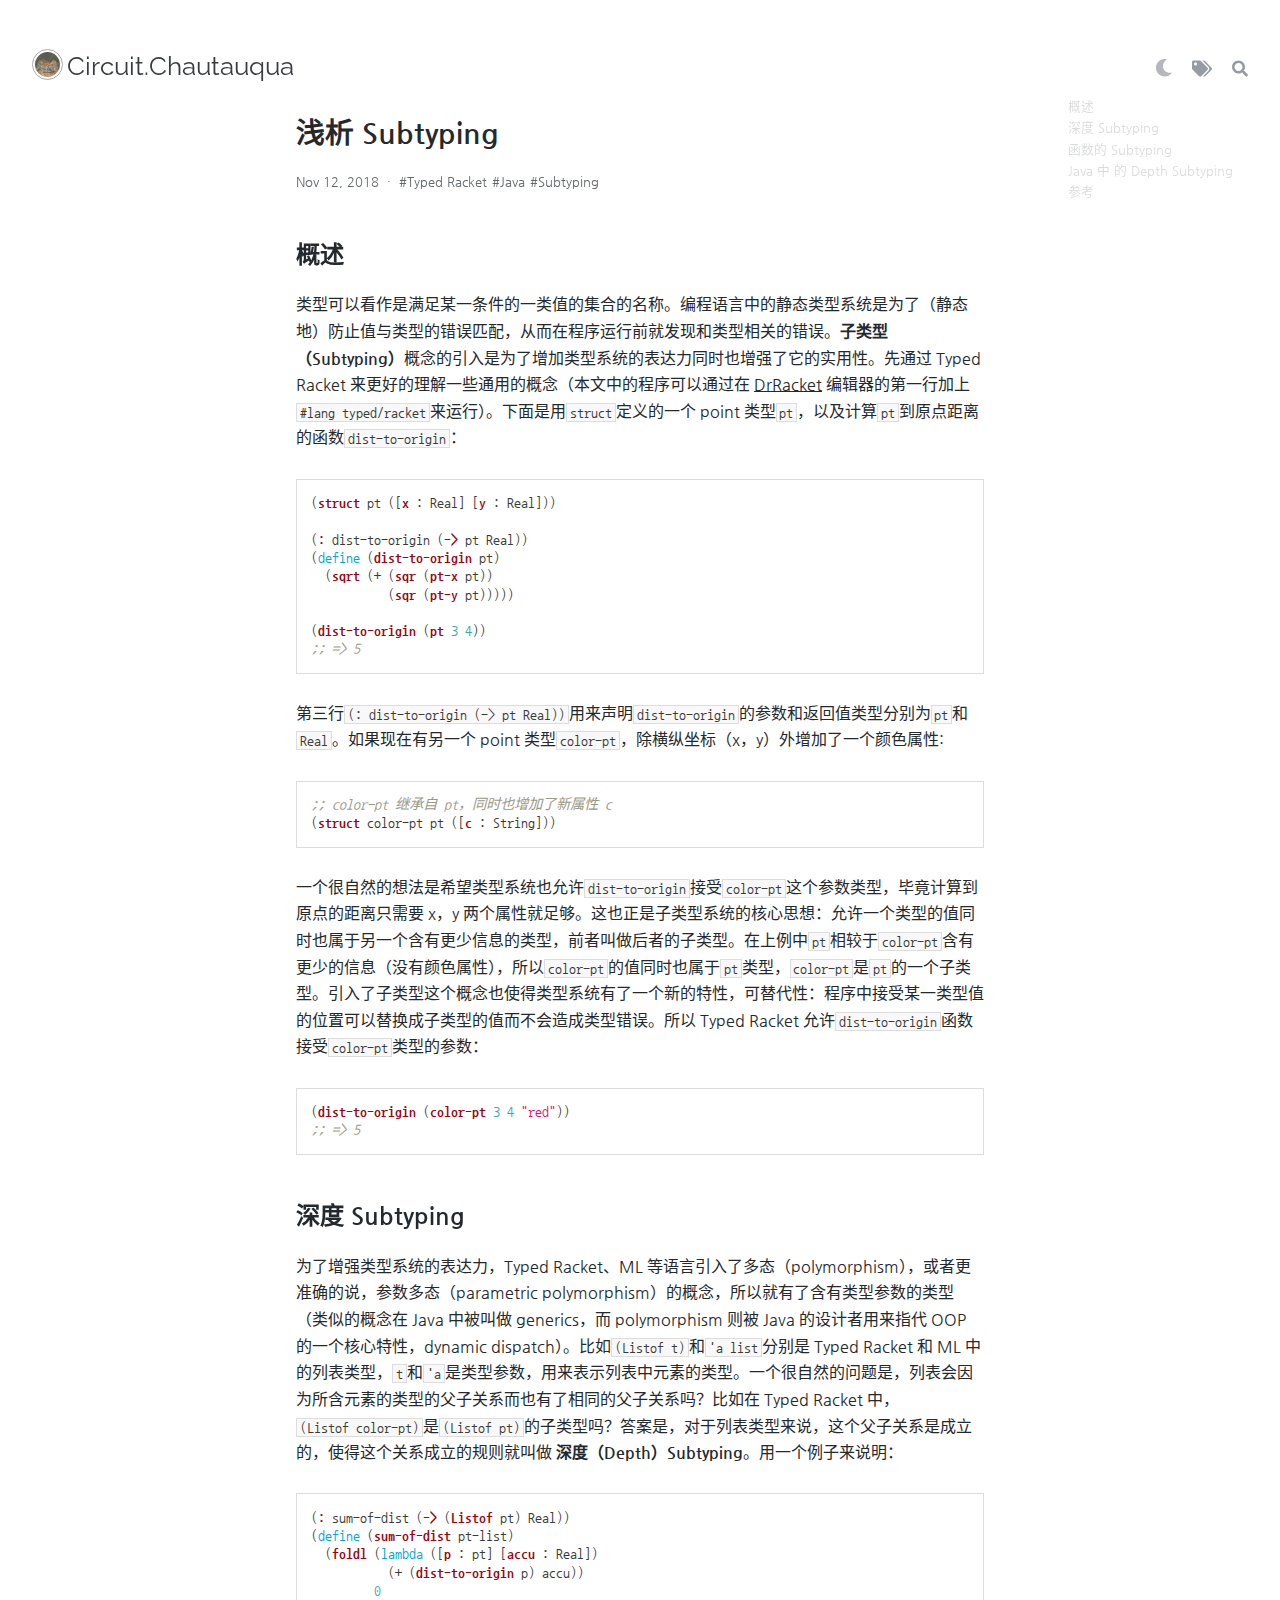
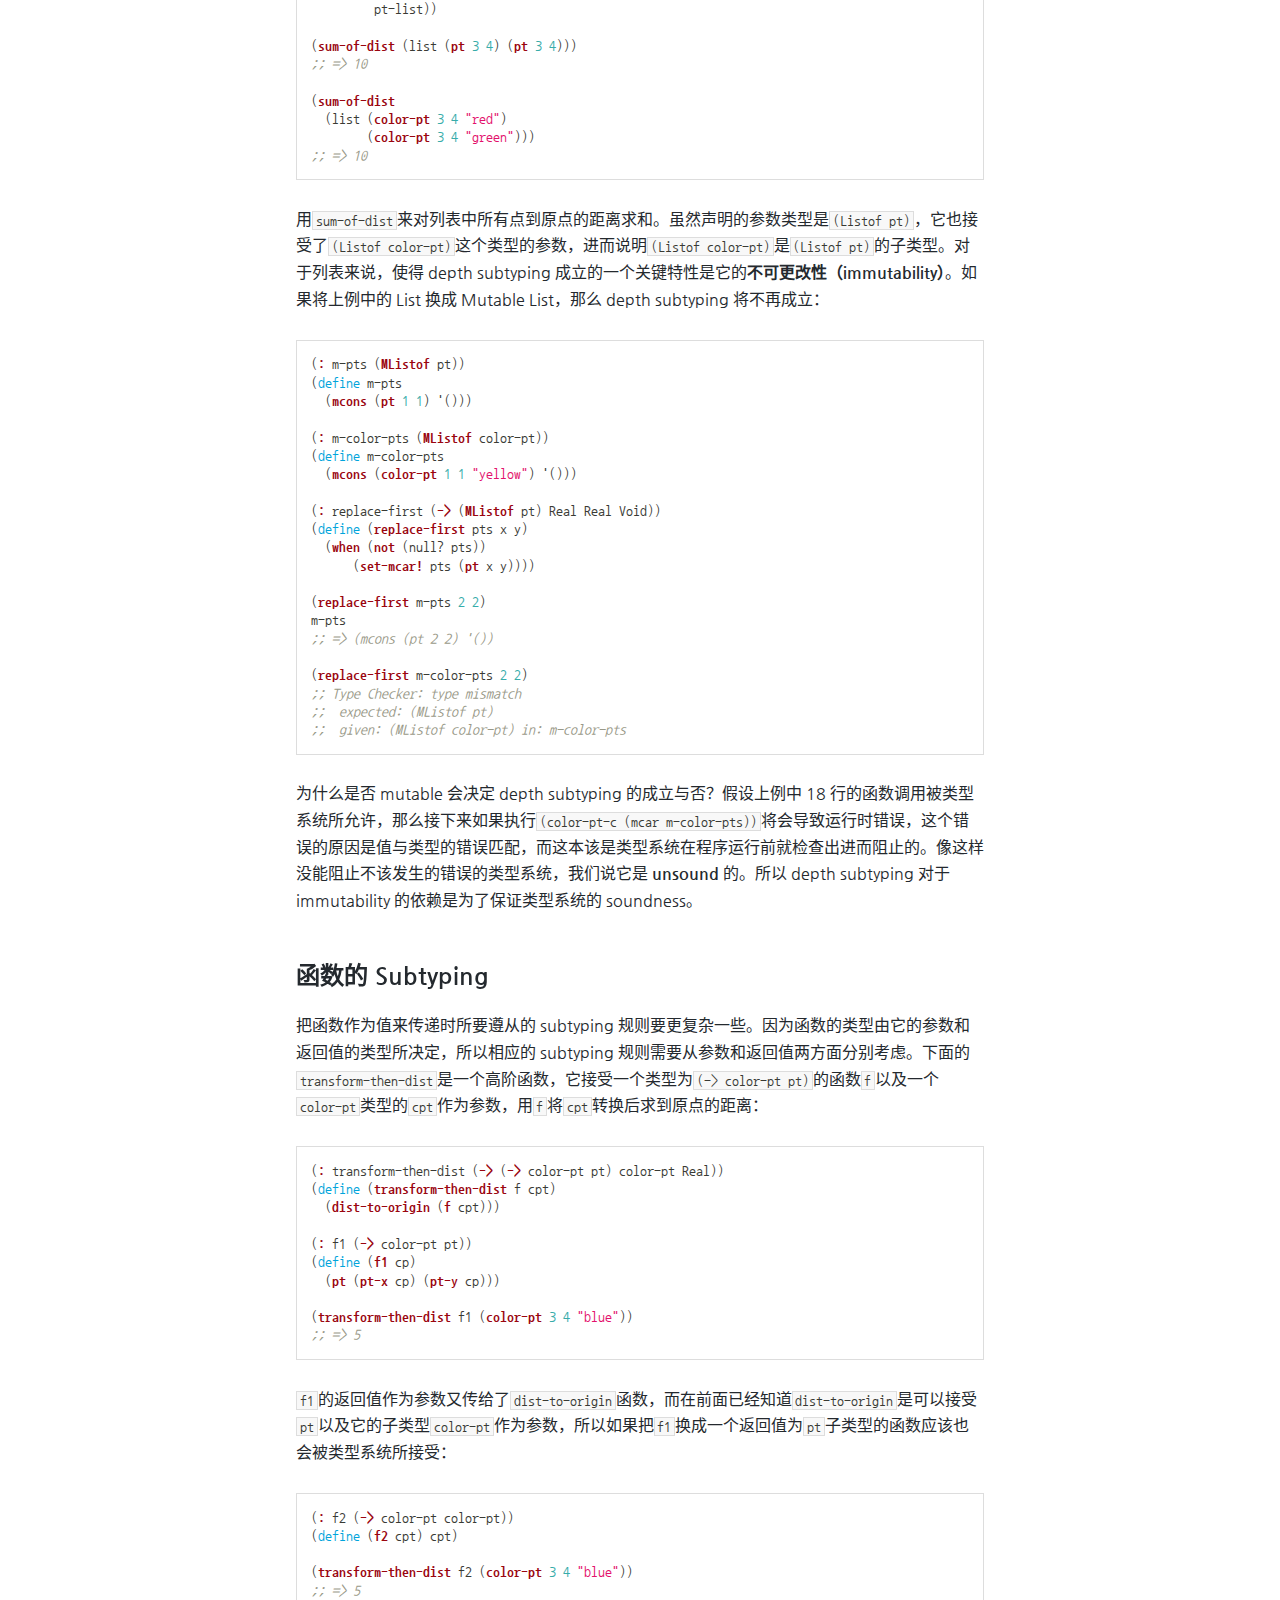
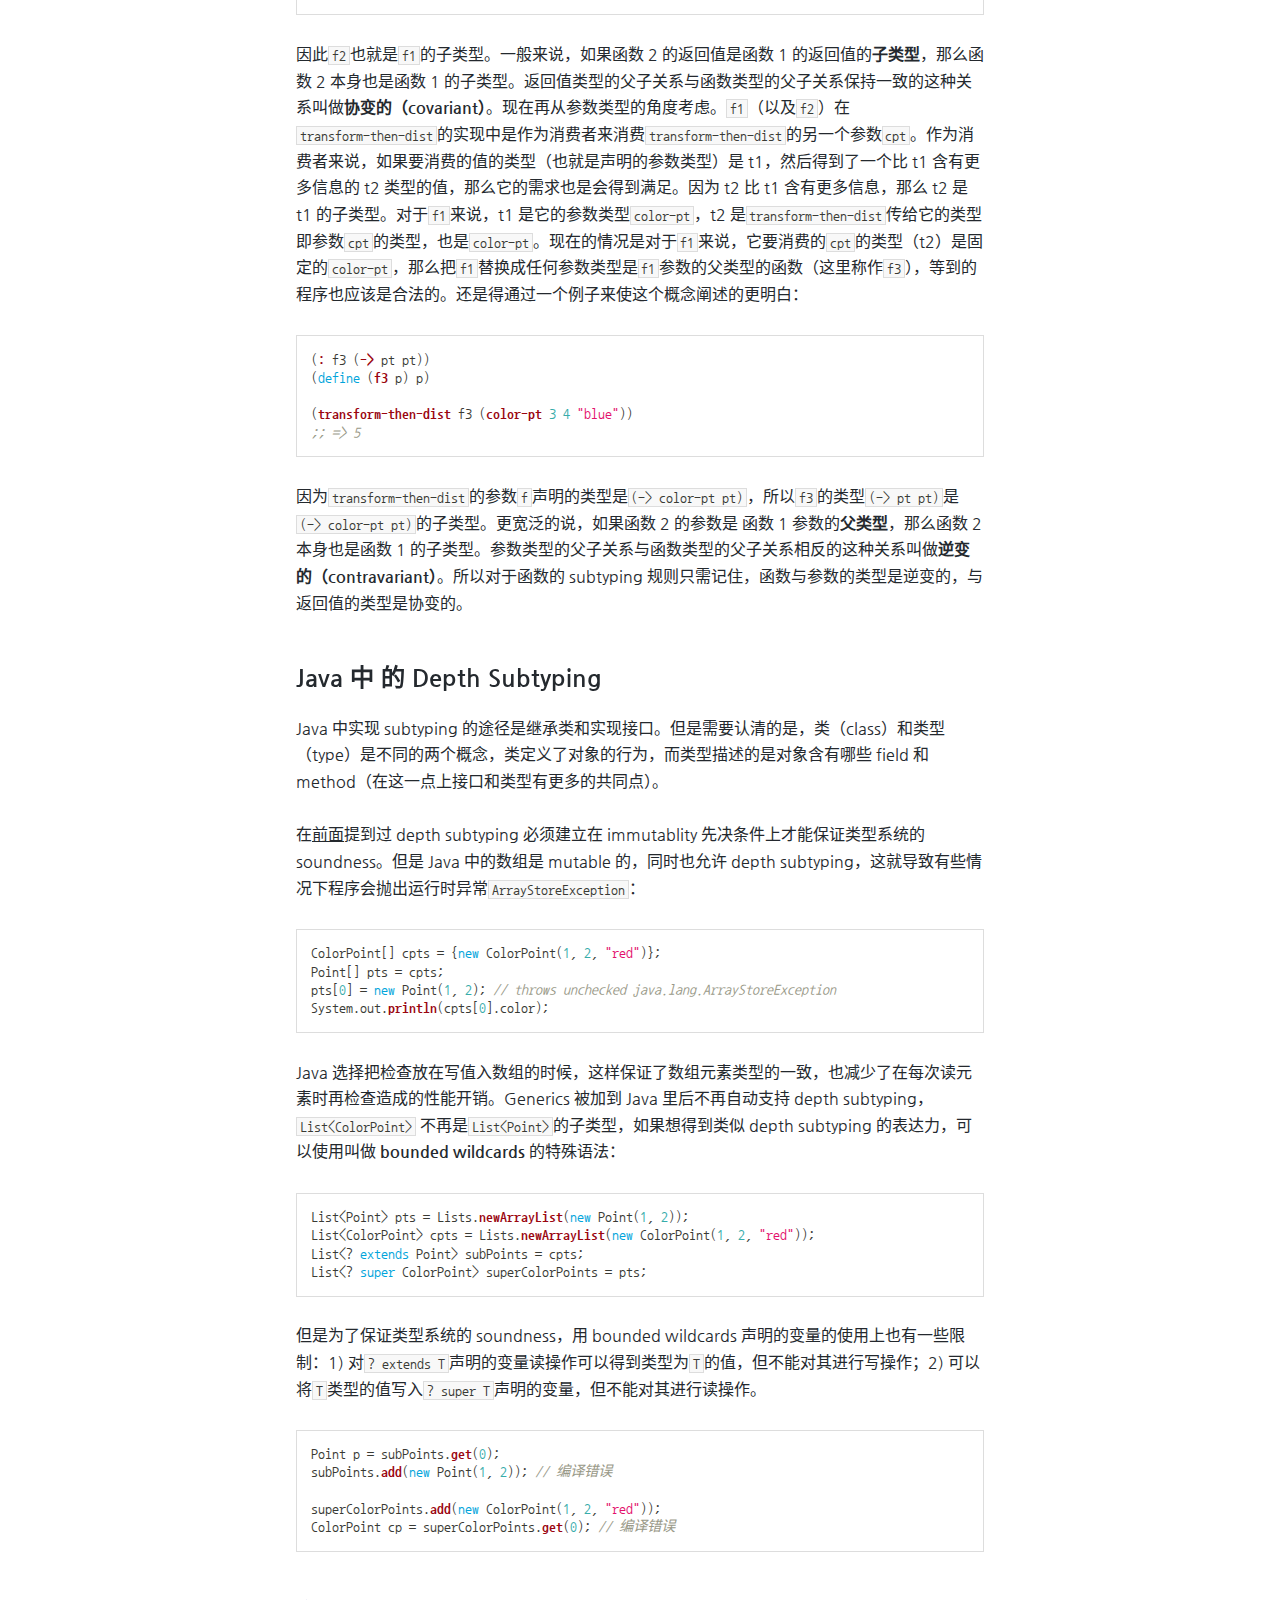
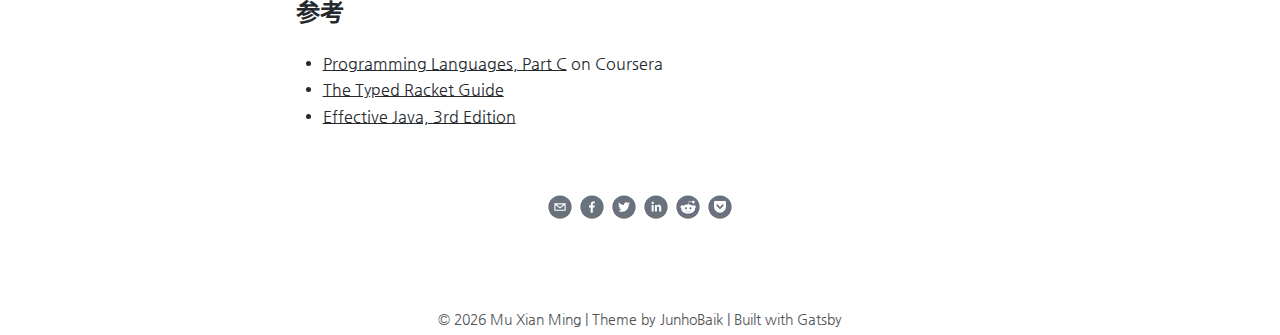
<file: java-subtyping/index.html>
<!DOCTYPE html><html lang="zh-CN"><head><meta charSet="utf-8"/><meta http-equiv="x-ua-compatible" content="ie=edge"/><meta name="viewport" content="width=device-width, initial-scale=1, shrink-to-fit=no"/><style id="typography.js">html{font-family:sans-serif;-ms-text-size-adjust:100%;-webkit-text-size-adjust:100%}body{margin:0}article,aside,details,figcaption,figure,footer,header,main,menu,nav,section,summary{display:block}audio,canvas,progress,video{display:inline-block}audio:not([controls]){display:none;height:0}progress{vertical-align:baseline}[hidden],template{display:none}a{background-color:transparent;-webkit-text-decoration-skip:objects}a:active,a:hover{outline-width:0}abbr[title]{border-bottom:none;text-decoration:underline;text-decoration:underline dotted}b,strong{font-weight:inherit;font-weight:bolder}dfn{font-style:italic}h1{font-size:2em;margin:.67em 0}mark{background-color:#ff0;color:#000}small{font-size:80%}sub,sup{font-size:75%;line-height:0;position:relative;vertical-align:baseline}sub{bottom:-.25em}sup{top:-.5em}img{border-style:none}svg:not(:root){overflow:hidden}code,kbd,pre,samp{font-family:monospace,monospace;font-size:1em}figure{margin:1em 40px}hr{box-sizing:content-box;height:0;overflow:visible}button,input,optgroup,select,textarea{font:inherit;margin:0}optgroup{font-weight:700}button,input{overflow:visible}button,select{text-transform:none}[type=reset],[type=submit],button,html [type=button]{-webkit-appearance:button}[type=button]::-moz-focus-inner,[type=reset]::-moz-focus-inner,[type=submit]::-moz-focus-inner,button::-moz-focus-inner{border-style:none;padding:0}[type=button]:-moz-focusring,[type=reset]:-moz-focusring,[type=submit]:-moz-focusring,button:-moz-focusring{outline:1px dotted ButtonText}fieldset{border:1px solid silver;margin:0 2px;padding:.35em .625em .75em}legend{box-sizing:border-box;color:inherit;display:table;max-width:100%;padding:0;white-space:normal}textarea{overflow:auto}[type=checkbox],[type=radio]{box-sizing:border-box;padding:0}[type=number]::-webkit-inner-spin-button,[type=number]::-webkit-outer-spin-button{height:auto}[type=search]{-webkit-appearance:textfield;outline-offset:-2px}[type=search]::-webkit-search-cancel-button,[type=search]::-webkit-search-decoration{-webkit-appearance:none}::-webkit-input-placeholder{color:inherit;opacity:.54}::-webkit-file-upload-button{-webkit-appearance:button;font:inherit}html{font:100%/1.666 'Apple SD Gothic Neo','Nanum Gothic';box-sizing:border-box;overflow-y:scroll;}*{box-sizing:inherit;}*:before{box-sizing:inherit;}*:after{box-sizing:inherit;}body{color:hsla(0,0%,0%,0.8);font-family:'Apple SD Gothic Neo','Nanum Gothic';font-weight:normal;word-wrap:break-word;font-kerning:normal;-moz-font-feature-settings:"kern", "liga", "clig", "calt";-ms-font-feature-settings:"kern", "liga", "clig", "calt";-webkit-font-feature-settings:"kern", "liga", "clig", "calt";font-feature-settings:"kern", "liga", "clig", "calt";}img{max-width:100%;margin-left:0;margin-right:0;margin-top:0;padding-bottom:0;padding-left:0;padding-right:0;padding-top:0;margin-bottom:1.666rem;}h1{margin-left:0;margin-right:0;margin-top:0;padding-bottom:0;padding-left:0;padding-right:0;padding-top:0;margin-bottom:1.666rem;color:inherit;font-family:'Apple SD Gothic Neo','Nanum Gothic';font-weight:bold;text-rendering:optimizeLegibility;font-size:2rem;line-height:1.1;}h2{margin-left:0;margin-right:0;margin-top:0;padding-bottom:0;padding-left:0;padding-right:0;padding-top:0;margin-bottom:1.666rem;color:inherit;font-family:'Apple SD Gothic Neo','Nanum Gothic';font-weight:bold;text-rendering:optimizeLegibility;font-size:1.51572rem;line-height:1.1;}h3{margin-left:0;margin-right:0;margin-top:0;padding-bottom:0;padding-left:0;padding-right:0;padding-top:0;margin-bottom:1.666rem;color:inherit;font-family:'Apple SD Gothic Neo','Nanum Gothic';font-weight:bold;text-rendering:optimizeLegibility;font-size:1.31951rem;line-height:1.1;}h4{margin-left:0;margin-right:0;margin-top:0;padding-bottom:0;padding-left:0;padding-right:0;padding-top:0;margin-bottom:1.666rem;color:inherit;font-family:'Apple SD Gothic Neo','Nanum Gothic';font-weight:bold;text-rendering:optimizeLegibility;font-size:1rem;line-height:1.1;}h5{margin-left:0;margin-right:0;margin-top:0;padding-bottom:0;padding-left:0;padding-right:0;padding-top:0;margin-bottom:1.666rem;color:inherit;font-family:'Apple SD Gothic Neo','Nanum Gothic';font-weight:bold;text-rendering:optimizeLegibility;font-size:0.87055rem;line-height:1.1;}h6{margin-left:0;margin-right:0;margin-top:0;padding-bottom:0;padding-left:0;padding-right:0;padding-top:0;margin-bottom:1.666rem;color:inherit;font-family:'Apple SD Gothic Neo','Nanum Gothic';font-weight:bold;text-rendering:optimizeLegibility;font-size:0.81225rem;line-height:1.1;}hgroup{margin-left:0;margin-right:0;margin-top:0;padding-bottom:0;padding-left:0;padding-right:0;padding-top:0;margin-bottom:1.666rem;}ul{margin-left:1.666rem;margin-right:0;margin-top:0;padding-bottom:0;padding-left:0;padding-right:0;padding-top:0;margin-bottom:1.666rem;list-style-position:outside;list-style-image:none;}ol{margin-left:1.666rem;margin-right:0;margin-top:0;padding-bottom:0;padding-left:0;padding-right:0;padding-top:0;margin-bottom:1.666rem;list-style-position:outside;list-style-image:none;}dl{margin-left:0;margin-right:0;margin-top:0;padding-bottom:0;padding-left:0;padding-right:0;padding-top:0;margin-bottom:1.666rem;}dd{margin-left:0;margin-right:0;margin-top:0;padding-bottom:0;padding-left:0;padding-right:0;padding-top:0;margin-bottom:1.666rem;}p{margin-left:0;margin-right:0;margin-top:0;padding-bottom:0;padding-left:0;padding-right:0;padding-top:0;margin-bottom:1.666rem;}figure{margin-left:0;margin-right:0;margin-top:0;padding-bottom:0;padding-left:0;padding-right:0;padding-top:0;margin-bottom:1.666rem;}pre{margin-left:0;margin-right:0;margin-top:0;padding-bottom:0;padding-left:0;padding-right:0;padding-top:0;margin-bottom:1.666rem;font-size:0.85rem;line-height:1.666rem;}table{margin-left:0;margin-right:0;margin-top:0;padding-bottom:0;padding-left:0;padding-right:0;padding-top:0;margin-bottom:1.666rem;font-size:1rem;line-height:1.666rem;border-collapse:collapse;width:100%;}fieldset{margin-left:0;margin-right:0;margin-top:0;padding-bottom:0;padding-left:0;padding-right:0;padding-top:0;margin-bottom:1.666rem;}blockquote{margin-left:1.666rem;margin-right:1.666rem;margin-top:0;padding-bottom:0;padding-left:0;padding-right:0;padding-top:0;margin-bottom:1.666rem;}form{margin-left:0;margin-right:0;margin-top:0;padding-bottom:0;padding-left:0;padding-right:0;padding-top:0;margin-bottom:1.666rem;}noscript{margin-left:0;margin-right:0;margin-top:0;padding-bottom:0;padding-left:0;padding-right:0;padding-top:0;margin-bottom:1.666rem;}iframe{margin-left:0;margin-right:0;margin-top:0;padding-bottom:0;padding-left:0;padding-right:0;padding-top:0;margin-bottom:1.666rem;}hr{margin-left:0;margin-right:0;margin-top:0;padding-bottom:0;padding-left:0;padding-right:0;padding-top:0;margin-bottom:calc(1.666rem - 1px);background:hsla(0,0%,0%,0.2);border:none;height:1px;}address{margin-left:0;margin-right:0;margin-top:0;padding-bottom:0;padding-left:0;padding-right:0;padding-top:0;margin-bottom:1.666rem;}b{font-weight:bold;}strong{font-weight:bold;}dt{font-weight:bold;}th{font-weight:bold;}li{margin-bottom:calc(1.666rem / 2);}ol li{padding-left:0;}ul li{padding-left:0;}li > ol{margin-left:1.666rem;margin-bottom:calc(1.666rem / 2);margin-top:calc(1.666rem / 2);}li > ul{margin-left:1.666rem;margin-bottom:calc(1.666rem / 2);margin-top:calc(1.666rem / 2);}blockquote *:last-child{margin-bottom:0;}li *:last-child{margin-bottom:0;}p *:last-child{margin-bottom:0;}li > p{margin-bottom:calc(1.666rem / 2);}code{font-size:0.85rem;line-height:1.666rem;}kbd{font-size:0.85rem;line-height:1.666rem;}samp{font-size:0.85rem;line-height:1.666rem;}abbr{border-bottom:1px dotted hsla(0,0%,0%,0.5);cursor:help;}acronym{border-bottom:1px dotted hsla(0,0%,0%,0.5);cursor:help;}abbr[title]{border-bottom:1px dotted hsla(0,0%,0%,0.5);cursor:help;text-decoration:none;}thead{text-align:left;}td,th{text-align:left;border-bottom:1px solid hsla(0,0%,0%,0.12);font-feature-settings:"tnum";-moz-font-feature-settings:"tnum";-ms-font-feature-settings:"tnum";-webkit-font-feature-settings:"tnum";padding-left:1.11067rem;padding-right:1.11067rem;padding-top:0.833rem;padding-bottom:calc(0.833rem - 1px);}th:first-child,td:first-child{padding-left:0;}th:last-child,td:last-child{padding-right:0;}</style><style data-href="/styles.24001ec4dd3786dffc63.css">.blog-post-container{padding-bottom:2rem}.blog-post-container .ad,.blog-post-container>div{max-width:720px;margin:0 auto}.blog-post-container .blog-post{padding:1rem}.blog-post-container .blog-post a{-webkit-text-decoration-line:underline;text-decoration-line:underline}.blog-post-container .blog-post .blog-post-title{font-size:1.8rem;margin:0;line-height:1.5;word-break:keep-all}@media screen and (max-width:559px){.blog-post-container .blog-post .blog-post-title{font-size:1.2rem}}.blog-post-container .blog-post .blog-post-info{display:flex;margin-top:1rem;font-size:.84rem;align-items:flex-start;justify-content:space-between}.blog-post-container .blog-post .blog-post-info>.dot{margin:0 .5rem;opacity:.7}.blog-post-container .blog-post .blog-post-info .date-wrap{display:flex;align-items:center;opacity:.7}.blog-post-container .blog-post .blog-post-info .date-wrap .update-date,.blog-post-container .blog-post .blog-post-info .date-wrap .write-date{display:block;white-space:nowrap}.blog-post-container .blog-post .blog-post-info .date-wrap>:nth-child(2){margin-left:.25rem}.blog-post-container .blog-post .blog-post-info .blog-post-tag-list{display:flex;margin:0;flex-wrap:wrap;flex-grow:1}.blog-post-container .blog-post .blog-post-info .blog-post-tag-list .blog-post-tag{list-style:none;margin:0 .3rem 0 0}.blog-post-container .blog-post .blog-post-info .blog-post-tag-list .blog-post-tag a{opacity:.7;text-decoration:none;transition:opacity .3s}.blog-post-container .blog-post .blog-post-info .blog-post-tag-list .blog-post-tag a:hover{opacity:1}.blog-post-container .blog-post .blog-post-info .blog-post-inside-toc{display:none;align-self:flex-end}@media screen and (max-width:1160px){.blog-post-container .blog-post .blog-post-info .blog-post-inside-toc{display:inline-block}}.blog-post-container .blog-post .blog-post-info .blog-post-inside-toc .toc-button{cursor:pointer;opacity:.5}.blog-post-container .blog-post .blog-post-info .blog-post-inside-toc .toc-button:hover{opacity:.9}.blog-post-container .blog-post .series{display:flex;flex-direction:column;justify-content:flex-end;margin-top:2rem}.blog-post-container .blog-post .series .icon-wrap>svg{height:.8rem}.blog-post-container .blog-post .series .series-head{display:flex;align-items:center;justify-content:flex-end}.blog-post-container .blog-post .series .series-head .head{font-weight:700;-webkit-user-select:none;-ms-user-select:none;user-select:none}.blog-post-container .blog-post .series .series-head .icon-wrap{text-align:center;width:1.5rem}.blog-post-container .blog-post .series .series-list{display:flex;margin:.25rem 0 0;flex-direction:column;align-items:flex-end;font-size:.8rem;line-height:1.3}.blog-post-container .blog-post .series .series-list .series-item{list-style:none;margin:0;opacity:.4;transition:opacity all .2s}.blog-post-container .blog-post .series .series-list .series-item:hover{opacity:.9}.blog-post-container .blog-post .series .series-list .series-item>a{text-decoration:none;display:flex}.blog-post-container .blog-post .series .series-list .series-item>a .icon-wrap{min-width:1.5rem;width:1.5rem;text-align:center}.blog-post-container .blog-post .series .series-list .series-item.current-series{opacity:.7}.blog-post-container .blog-post .inside-toc-wrap{display:flex;justify-content:flex-end}.blog-post-container .blog-post .blog-post-content{margin-top:3rem}.blog-post-container .social-share{display:flex;margin-top:2rem;flex-direction:column;align-items:center}.blog-post-container .social-share ul{display:flex;margin:0}.blog-post-container .social-share ul li.social-share-item{list-style:none;margin:0 .25rem}.blog-post-container .social-share ul li.social-share-item circle{fill:#6a737d;transition:fill .3s}.blog-post-container .social-share ul li.social-share-item:hover.email circle{fill:#b8b8b8}.blog-post-container .social-share ul li.social-share-item:hover.facebook circle{fill:#3b5998}.blog-post-container .social-share ul li.social-share-item:hover.twitter circle{fill:#00aced}.blog-post-container .social-share ul li.social-share-item:hover.linkedin circle{fill:#007fb1}.blog-post-container .social-share ul li.social-share-item:hover.reddit circle{fill:#5f99cf}.blog-post-container .social-share ul li.social-share-item:hover.pocket circle{fill:#ef3f56}.blog-post-container .ad{margin-top:2rem;margin-bottom:2rem}.blog-post-container .ad-dev,.blog-post-container .comments-dev{display:flex;border:1px dotted grey;min-height:15rem;flex-direction:column;align-items:center;justify-content:center;-webkit-user-select:none;-ms-user-select:none;user-select:none}.blog-post-container .ad-dev>:first-child,.blog-post-container .comments-dev>:first-child{opacity:.8}.blog-post-container .ad-dev>:nth-child(2),.blog-post-container .comments-dev>:nth-child(2){font-size:.9rem;opacity:.5}.blog-post-container .ad-dev.comments-dev,.blog-post-container .comments-dev.comments-dev{min-height:20rem}.blog-post-container .comments{padding:1rem}#layout.dark code[class*=language-],#layout.dark pre[class*=language-]{color:#fff;text-shadow:0 1px 1px #000;font-family:Menlo,Monaco,Courier New,monospace;direction:ltr;text-align:left;word-spacing:normal;white-space:pre;word-wrap:normal;line-height:1.4;background:none;border:0;-moz-tab-size:4;-o-tab-size:4;tab-size:4;-webkit-hyphens:none;-ms-hyphens:none;hyphens:none}#layout.dark pre[class*=language-] code{float:left;padding:0 15px 0 0}#layout.dark :not(pre)>code[class*=language-],#layout.dark pre[class*=language-]{background:#222}#layout.dark pre[class*=language-]{padding:15px;overflow:auto;border-radius:8px}#layout.dark :not(pre)>code[class*=language-]{padding:5px 10px;line-height:1;border-radius:3px}#layout.dark .token.cdata,#layout.dark .token.comment,#layout.dark .token.doctype,#layout.dark .token.prolog{color:#797979}#layout.dark .token.operator,#layout.dark .token.punctuation,#layout.dark .token.selector{color:#fff}#layout.dark .token.namespace{opacity:.7}#layout.dark .token.boolean,#layout.dark .token.tag{color:#ffd893}#layout.dark .token.atrule,#layout.dark .token.attr-value,#layout.dark .token.hex,#layout.dark .token.string{color:#b0c975}#layout.dark .token.attr-name,#layout.dark .token.entity,#layout.dark .token.keyword,#layout.dark .token.property,#layout.dark .token.url{color:#c27628}#layout.dark .token.regex{color:#9b71c6}#layout.dark .token.entity{cursor:help}#layout.dark .token.constant,#layout.dark .token.function{color:#e5a638}#layout.dark .token.variable{color:#fdfba8}#layout.dark .token.number{color:#8799b0}#layout.dark .token.deliminator,#layout.dark .token.important{color:#e45734}#layout.dark pre[data-line]{position:relative;padding:1em 0 1em 3em}#layout.dark .line-highlight{position:absolute;left:0;right:0;margin-top:1em;background:hsla(0,0%,100%,.2);pointer-events:none;line-height:inherit;white-space:pre}#layout.dark .line-highlight:before,#layout.dark .line-highlight[data-end]:after{content:attr(data-start);position:absolute;top:.3em;left:.6em;min-width:1em;padding:0 .5em;background-color:hsla(0,0%,100%,.3);color:#fff;font:700 65%/1.5 sans-serif;text-align:center;border-radius:8px;text-shadow:none}#layout.dark .line-highlight[data-end]:after{content:attr(data-end);top:auto;bottom:.4em}#layout.dark .line-numbers-rows{margin:0}#layout.dark .line-numbers-rows span{padding-right:10px;border-right:3px solid #d9d336}#layout.light code[class*=language-],#layout.light pre[class*=language-]{color:#393a34;font-family:Consolas,Bitstream Vera Sans Mono,Courier New,Courier,monospace;direction:ltr;text-align:left;white-space:pre;word-spacing:normal;word-break:normal;font-size:.9em;line-height:1.2em;-moz-tab-size:4;-o-tab-size:4;tab-size:4;-webkit-hyphens:none;-ms-hyphens:none;hyphens:none}#layout.light pre>code[class*=language-]{font-size:1em}#layout.light code[class*=language-]::selection,#layout.light code[class*=language-] ::selection,#layout.light pre[class*=language-]::selection,#layout.light pre[class*=language-] ::selection{background:#b3d4fc}#layout.light pre[class*=language-]{padding:1em;overflow:auto;border:1px solid #ddd;background-color:#fff}#layout.light :not(pre)>code[class*=language-]{padding:1px .2em;background:#f8f8f8;border:1px solid #ddd}#layout.light .token.cdata,#layout.light .token.comment,#layout.light .token.doctype,#layout.light .token.prolog{color:#998;font-style:italic}#layout.light .token.namespace{opacity:.7}#layout.light .token.attr-value,#layout.light .token.string{color:#e3116c}#layout.light .token.operator,#layout.light .token.punctuation{color:#393a34}#layout.light .token.boolean,#layout.light .token.constant,#layout.light .token.entity,#layout.light .token.inserted,#layout.light .token.number,#layout.light .token.property,#layout.light .token.regex,#layout.light .token.symbol,#layout.light .token.url,#layout.light .token.variable{color:#36acaa}#layout.light .language-autohotkey .token.selector,#layout.light .token.atrule,#layout.light .token.attr-name,#layout.light .token.keyword{color:#00a4db}#layout.light .language-autohotkey .token.tag,#layout.light .token.deleted,#layout.light .token.function{color:#9a050f}#layout.light .language-autohotkey .token.keyword,#layout.light .token.selector,#layout.light .token.tag{color:#00009f}#layout.light .token.bold,#layout.light .token.function,#layout.light .token.important{font-weight:700}#layout.light .token.italic{font-style:italic}.blog-post-content h1{margin-top:4rem;margin-bottom:1.5rem}.blog-post-content h2{margin-top:3rem;margin-bottom:1.5rem}.blog-post-content h3{margin-top:2rem;margin-bottom:1rem}.blog-post-content ul{margin-top:0;margin-bottom:0}.blog-post-content ul p{margin:0}.blog-post-content li{margin-bottom:0}.blog-post-content>ul{margin-bottom:1rem}.blog-post-content hr{margin:1.5rem 0}.blog-post-content code{font-family:Nanum Gothic Coding!important}.blog-post-content blockquote{font-size:.9rem;border-left:4px solid #6a737d;margin:0 0 1rem;padding:0 1rem;opacity:.8}@font-face{font-family:KaTeX_AMS;src:url(/static/KaTeX_AMS-Regular-e78e28b4834954df047e4925e9dbf354.woff2) format("woff2"),url(/static/KaTeX_AMS-Regular-7f06b4e30317f784d61d26686aed0ab2.woff) format("woff"),url(/static/KaTeX_AMS-Regular-aaf4eee9fba9907d61c3935e0b6a54ae.ttf) format("truetype");font-weight:400;font-style:normal}@font-face{font-family:KaTeX_Caligraphic;src:url(/static/KaTeX_Caligraphic-Bold-4ec58befa687e9752c3c91cd9bcf1bcb.woff2) format("woff2"),url(/static/KaTeX_Caligraphic-Bold-1e802ca9dedc4ed4e3c6f645e4316128.woff) format("woff"),url(/static/KaTeX_Caligraphic-Bold-021dd4dc61ee5f5cdf315f43b48c094b.ttf) format("truetype");font-weight:700;font-style:normal}@font-face{font-family:KaTeX_Caligraphic;src:url(/static/KaTeX_Caligraphic-Regular-7edb53b6693d75b8a2232481eea1a52c.woff2) format("woff2"),url(/static/KaTeX_Caligraphic-Regular-d3b46c3a530116933081d9d74e3e9fe8.woff) format("woff"),url(/static/KaTeX_Caligraphic-Regular-d49f2d55ce4f40f982d8ba63d746fbf9.ttf) format("truetype");font-weight:400;font-style:normal}@font-face{font-family:KaTeX_Fraktur;src:url(/static/KaTeX_Fraktur-Bold-d5b59ec9764e10f4a82369ae29f3ac58.woff2) format("woff2"),url(/static/KaTeX_Fraktur-Bold-c4c8cab7d5be97b2bb283e531c077355.woff) format("woff"),url(/static/KaTeX_Fraktur-Bold-a31e7cba7b7221ebf1a2ae545fb306b2.ttf) format("truetype");font-weight:700;font-style:normal}@font-face{font-family:KaTeX_Fraktur;src:url(/static/KaTeX_Fraktur-Regular-32a5339eb809f381a7357ba56f82aab3.woff2) format("woff2"),url(/static/KaTeX_Fraktur-Regular-b7d9c46bff5d51da6209e355cc4a235d.woff) format("woff"),url(/static/KaTeX_Fraktur-Regular-a48dad4f58c82e38a10da0ceebb86370.ttf) format("truetype");font-weight:400;font-style:normal}@font-face{font-family:KaTeX_Main;src:url(/static/KaTeX_Main-Bold-8e1e01c4b1207c0a383d9a2b4f86e637.woff2) format("woff2"),url(/static/KaTeX_Main-Bold-22086eb5d97009c3e99bcc1d16ce6865.woff) format("woff"),url(/static/KaTeX_Main-Bold-9ceff51b3cb7ce6eb4e8efa8163a1472.ttf) format("truetype");font-weight:700;font-style:normal}@font-face{font-family:KaTeX_Main;src:url(/static/KaTeX_Main-BoldItalic-284a17fe5baf72ff8217d4c7e70c0f82.woff2) format("woff2"),url(/static/KaTeX_Main-BoldItalic-4c57dbc44bfff1fdf08a59cf556fdab3.woff) format("woff"),url(/static/KaTeX_Main-BoldItalic-e8b44b990516dab7937bf240fde8b46a.ttf) format("truetype");font-weight:700;font-style:italic}@font-face{font-family:KaTeX_Main;src:url(/static/KaTeX_Main-Italic-e533d5a2506cf053cd671b335ec04dde.woff2) format("woff2"),url(/static/KaTeX_Main-Italic-99be0e10c38cd42466e6fe1665ef9536.woff) format("woff"),url(/static/KaTeX_Main-Italic-29c86397e75cdcb3135af8295f1c2e28.ttf) format("truetype");font-weight:400;font-style:italic}@font-face{font-family:KaTeX_Main;src:url(/static/KaTeX_Main-Regular-5c734d78610fa35282f3379f866707f2.woff2) format("woff2"),url(/static/KaTeX_Main-Regular-b741441f6d71014d0453ca3ebc884dd4.woff) format("woff"),url(/static/KaTeX_Main-Regular-5c94aef490324b0925dbe5f643e8fd04.ttf) format("truetype");font-weight:400;font-style:normal}@font-face{font-family:KaTeX_Math;src:url(/static/KaTeX_Math-BoldItalic-d747bd1e7a6a43864285edd73dcde253.woff2) format("woff2"),url(/static/KaTeX_Math-BoldItalic-b13731ef4e2bfc3d8d859271e39550fc.woff) format("woff"),url(/static/KaTeX_Math-BoldItalic-9a2834a9ff8ab411153571e0e55ac693.ttf) format("truetype");font-weight:700;font-style:italic}@font-face{font-family:KaTeX_Math;src:url(/static/KaTeX_Math-Italic-4ad08b826b8065e1eab85324d726538c.woff2) format("woff2"),url(/static/KaTeX_Math-Italic-f0303906c2a67ac63bf1e8ccd638a89e.woff) format("woff"),url(/static/KaTeX_Math-Italic-291e76b8871b84560701bd29f9d1dcc7.ttf) format("truetype");font-weight:400;font-style:italic}@font-face{font-family:"KaTeX_SansSerif";src:url(/static/KaTeX_SansSerif-Bold-6e0830bee40435e72165345e0682fbfc.woff2) format("woff2"),url(/static/KaTeX_SansSerif-Bold-3fb419559955e3ce75619f1a5e8c6c84.woff) format("woff"),url(/static/KaTeX_SansSerif-Bold-7dc027cba9f7b11ec92af4a311372a85.ttf) format("truetype");font-weight:700;font-style:normal}@font-face{font-family:"KaTeX_SansSerif";src:url(/static/KaTeX_SansSerif-Italic-fba01c9c6fb2866a0f95bcacb2c187a5.woff2) format("woff2"),url(/static/KaTeX_SansSerif-Italic-727a9b0d97d72d2fc0228fe4e07fb4d8.woff) format("woff"),url(/static/KaTeX_SansSerif-Italic-4059868e460d2d2e6be18e180d20c43d.ttf) format("truetype");font-weight:400;font-style:italic}@font-face{font-family:"KaTeX_SansSerif";src:url(/static/KaTeX_SansSerif-Regular-d929cd671b19f0cfea55b6200fb47461.woff2) format("woff2"),url(/static/KaTeX_SansSerif-Regular-2555754a67062cac3a0913b715ab982f.woff) format("woff"),url(/static/KaTeX_SansSerif-Regular-5c58d168c0b66d2c32234a6718e74dfb.ttf) format("truetype");font-weight:400;font-style:normal}@font-face{font-family:KaTeX_Script;src:url(/static/KaTeX_Script-Regular-755e2491f13b5269f0afd5a56f7aa692.woff2) format("woff2"),url(/static/KaTeX_Script-Regular-d524c9a5b62a17f98f4a97af37fea735.woff) format("woff"),url(/static/KaTeX_Script-Regular-d12ea9efb375f9dc331f562e69892638.ttf) format("truetype");font-weight:400;font-style:normal}@font-face{font-family:KaTeX_Size1;src:url([data-uri]) format("woff2"),url([data-uri]) format("woff"),url(/static/KaTeX_Size1-Regular-7342d45b052c3a2abc21049959fbab7f.ttf) format("truetype");font-weight:400;font-style:normal}@font-face{font-family:KaTeX_Size2;src:url([data-uri]) format("woff2"),url([data-uri]) format("woff"),url(/static/KaTeX_Size2-Regular-eb130dcc661de766c999c60ba1525a88.ttf) format("truetype");font-weight:400;font-style:normal}@font-face{font-family:KaTeX_Size3;src:url([data-uri]) format("woff2"),url([data-uri]) format("woff"),url([data-uri]) format("truetype");font-weight:400;font-style:normal}@font-face{font-family:KaTeX_Size4;src:url([data-uri]) format("woff2"),url([data-uri]) format("woff"),url(/static/KaTeX_Size4-Regular-ad7672524b64b730dfd176140a8945cb.ttf) format("truetype");font-weight:400;font-style:normal}@font-face{font-family:KaTeX_Typewriter;src:url(/static/KaTeX_Typewriter-Regular-6cc31ea5c223c88705a13727a71417fa.woff2) format("woff2"),url(/static/KaTeX_Typewriter-Regular-3fe216d2a5f736c560cde71984554b64.woff) format("woff"),url(/static/KaTeX_Typewriter-Regular-257023560753aeb0b89b7e434d3da17f.ttf) format("truetype");font-weight:400;font-style:normal}.katex{font:normal 1.21em KaTeX_Main,Times New Roman,serif;line-height:1.2;text-indent:0;text-rendering:auto}.katex *{-ms-high-contrast-adjust:none!important}.katex .katex-version:after{content:"0.10.2"}.katex .katex-mathml{position:absolute;clip:rect(1px,1px,1px,1px);padding:0;border:0;height:1px;width:1px;overflow:hidden}.katex .katex-html>.newline{display:block}.katex .base{position:relative;white-space:nowrap;width:-webkit-min-content;width:-moz-min-content;width:min-content}.katex .base,.katex .strut{display:inline-block}.katex .textbf{font-weight:700}.katex .textit{font-style:italic}.katex .textrm{font-family:KaTeX_Main}.katex .textsf{font-family:KaTeX_SansSerif}.katex .texttt{font-family:KaTeX_Typewriter}.katex .mathdefault{font-family:KaTeX_Math;font-style:italic}.katex .mathit{font-family:KaTeX_Main;font-style:italic}.katex .mathrm{font-style:normal}.katex .mathbf{font-family:KaTeX_Main;font-weight:700}.katex .boldsymbol{font-family:KaTeX_Math;font-weight:700;font-style:italic}.katex .amsrm,.katex .mathbb,.katex .textbb{font-family:KaTeX_AMS}.katex .mathcal{font-family:KaTeX_Caligraphic}.katex .mathfrak,.katex .textfrak{font-family:KaTeX_Fraktur}.katex .mathtt{font-family:KaTeX_Typewriter}.katex .mathscr,.katex .textscr{font-family:KaTeX_Script}.katex .mathsf,.katex .textsf{font-family:KaTeX_SansSerif}.katex .mathboldsf,.katex .textboldsf{font-family:KaTeX_SansSerif;font-weight:700}.katex .mathitsf,.katex .textitsf{font-family:KaTeX_SansSerif;font-style:italic}.katex .mainrm{font-family:KaTeX_Main;font-style:normal}.katex .vlist-t{display:inline-table;table-layout:fixed}.katex .vlist-r{display:table-row}.katex .vlist{display:table-cell;vertical-align:bottom;position:relative}.katex .vlist>span{display:block;height:0;position:relative}.katex .vlist>span>span{display:inline-block}.katex .vlist>span>.pstrut{overflow:hidden;width:0}.katex .vlist-t2{margin-right:-2px}.katex .vlist-s{display:table-cell;vertical-align:bottom;font-size:1px;width:2px;min-width:2px}.katex .msupsub{text-align:left}.katex .mfrac>span>span{text-align:center}.katex .mfrac .frac-line{display:inline-block;width:100%;border-bottom-style:solid}.katex .hdashline,.katex .hline,.katex .mfrac .frac-line,.katex .overline .overline-line,.katex .rule,.katex .underline .underline-line{min-height:1px}.katex .mspace{display:inline-block}.katex .clap,.katex .llap,.katex .rlap{width:0;position:relative}.katex .clap>.inner,.katex .llap>.inner,.katex .rlap>.inner{position:absolute}.katex .clap>.fix,.katex .llap>.fix,.katex .rlap>.fix{display:inline-block}.katex .llap>.inner{right:0}.katex .clap>.inner,.katex .rlap>.inner{left:0}.katex .clap>.inner>span{margin-left:-50%;margin-right:50%}.katex .rule{display:inline-block;border:0 solid;position:relative}.katex .hline,.katex .overline .overline-line,.katex .underline .underline-line{display:inline-block;width:100%;border-bottom-style:solid}.katex .hdashline{display:inline-block;width:100%;border-bottom-style:dashed}.katex .sqrt>.root{margin-left:.27777778em;margin-right:-.55555556em}.katex .fontsize-ensurer,.katex .sizing{display:inline-block}.katex .fontsize-ensurer.reset-size1.size1,.katex .sizing.reset-size1.size1{font-size:1em}.katex .fontsize-ensurer.reset-size1.size2,.katex .sizing.reset-size1.size2{font-size:1.2em}.katex .fontsize-ensurer.reset-size1.size3,.katex .sizing.reset-size1.size3{font-size:1.4em}.katex .fontsize-ensurer.reset-size1.size4,.katex .sizing.reset-size1.size4{font-size:1.6em}.katex .fontsize-ensurer.reset-size1.size5,.katex .sizing.reset-size1.size5{font-size:1.8em}.katex .fontsize-ensurer.reset-size1.size6,.katex .sizing.reset-size1.size6{font-size:2em}.katex .fontsize-ensurer.reset-size1.size7,.katex .sizing.reset-size1.size7{font-size:2.4em}.katex .fontsize-ensurer.reset-size1.size8,.katex .sizing.reset-size1.size8{font-size:2.88em}.katex .fontsize-ensurer.reset-size1.size9,.katex .sizing.reset-size1.size9{font-size:3.456em}.katex .fontsize-ensurer.reset-size1.size10,.katex .sizing.reset-size1.size10{font-size:4.148em}.katex .fontsize-ensurer.reset-size1.size11,.katex .sizing.reset-size1.size11{font-size:4.976em}.katex .fontsize-ensurer.reset-size2.size1,.katex .sizing.reset-size2.size1{font-size:.83333333em}.katex .fontsize-ensurer.reset-size2.size2,.katex .sizing.reset-size2.size2{font-size:1em}.katex .fontsize-ensurer.reset-size2.size3,.katex .sizing.reset-size2.size3{font-size:1.16666667em}.katex .fontsize-ensurer.reset-size2.size4,.katex .sizing.reset-size2.size4{font-size:1.33333333em}.katex .fontsize-ensurer.reset-size2.size5,.katex .sizing.reset-size2.size5{font-size:1.5em}.katex .fontsize-ensurer.reset-size2.size6,.katex .sizing.reset-size2.size6{font-size:1.66666667em}.katex .fontsize-ensurer.reset-size2.size7,.katex .sizing.reset-size2.size7{font-size:2em}.katex .fontsize-ensurer.reset-size2.size8,.katex .sizing.reset-size2.size8{font-size:2.4em}.katex .fontsize-ensurer.reset-size2.size9,.katex .sizing.reset-size2.size9{font-size:2.88em}.katex .fontsize-ensurer.reset-size2.size10,.katex .sizing.reset-size2.size10{font-size:3.45666667em}.katex .fontsize-ensurer.reset-size2.size11,.katex .sizing.reset-size2.size11{font-size:4.14666667em}.katex .fontsize-ensurer.reset-size3.size1,.katex .sizing.reset-size3.size1{font-size:.71428571em}.katex .fontsize-ensurer.reset-size3.size2,.katex .sizing.reset-size3.size2{font-size:.85714286em}.katex .fontsize-ensurer.reset-size3.size3,.katex .sizing.reset-size3.size3{font-size:1em}.katex .fontsize-ensurer.reset-size3.size4,.katex .sizing.reset-size3.size4{font-size:1.14285714em}.katex .fontsize-ensurer.reset-size3.size5,.katex .sizing.reset-size3.size5{font-size:1.28571429em}.katex .fontsize-ensurer.reset-size3.size6,.katex .sizing.reset-size3.size6{font-size:1.42857143em}.katex .fontsize-ensurer.reset-size3.size7,.katex .sizing.reset-size3.size7{font-size:1.71428571em}.katex .fontsize-ensurer.reset-size3.size8,.katex .sizing.reset-size3.size8{font-size:2.05714286em}.katex .fontsize-ensurer.reset-size3.size9,.katex .sizing.reset-size3.size9{font-size:2.46857143em}.katex .fontsize-ensurer.reset-size3.size10,.katex .sizing.reset-size3.size10{font-size:2.96285714em}.katex .fontsize-ensurer.reset-size3.size11,.katex .sizing.reset-size3.size11{font-size:3.55428571em}.katex .fontsize-ensurer.reset-size4.size1,.katex .sizing.reset-size4.size1{font-size:.625em}.katex .fontsize-ensurer.reset-size4.size2,.katex .sizing.reset-size4.size2{font-size:.75em}.katex .fontsize-ensurer.reset-size4.size3,.katex .sizing.reset-size4.size3{font-size:.875em}.katex .fontsize-ensurer.reset-size4.size4,.katex .sizing.reset-size4.size4{font-size:1em}.katex .fontsize-ensurer.reset-size4.size5,.katex .sizing.reset-size4.size5{font-size:1.125em}.katex .fontsize-ensurer.reset-size4.size6,.katex .sizing.reset-size4.size6{font-size:1.25em}.katex .fontsize-ensurer.reset-size4.size7,.katex .sizing.reset-size4.size7{font-size:1.5em}.katex .fontsize-ensurer.reset-size4.size8,.katex .sizing.reset-size4.size8{font-size:1.8em}.katex .fontsize-ensurer.reset-size4.size9,.katex .sizing.reset-size4.size9{font-size:2.16em}.katex .fontsize-ensurer.reset-size4.size10,.katex .sizing.reset-size4.size10{font-size:2.5925em}.katex .fontsize-ensurer.reset-size4.size11,.katex .sizing.reset-size4.size11{font-size:3.11em}.katex .fontsize-ensurer.reset-size5.size1,.katex .sizing.reset-size5.size1{font-size:.55555556em}.katex .fontsize-ensurer.reset-size5.size2,.katex .sizing.reset-size5.size2{font-size:.66666667em}.katex .fontsize-ensurer.reset-size5.size3,.katex .sizing.reset-size5.size3{font-size:.77777778em}.katex .fontsize-ensurer.reset-size5.size4,.katex .sizing.reset-size5.size4{font-size:.88888889em}.katex .fontsize-ensurer.reset-size5.size5,.katex .sizing.reset-size5.size5{font-size:1em}.katex .fontsize-ensurer.reset-size5.size6,.katex .sizing.reset-size5.size6{font-size:1.11111111em}.katex .fontsize-ensurer.reset-size5.size7,.katex .sizing.reset-size5.size7{font-size:1.33333333em}.katex .fontsize-ensurer.reset-size5.size8,.katex .sizing.reset-size5.size8{font-size:1.6em}.katex .fontsize-ensurer.reset-size5.size9,.katex .sizing.reset-size5.size9{font-size:1.92em}.katex .fontsize-ensurer.reset-size5.size10,.katex .sizing.reset-size5.size10{font-size:2.30444444em}.katex .fontsize-ensurer.reset-size5.size11,.katex .sizing.reset-size5.size11{font-size:2.76444444em}.katex .fontsize-ensurer.reset-size6.size1,.katex .sizing.reset-size6.size1{font-size:.5em}.katex .fontsize-ensurer.reset-size6.size2,.katex .sizing.reset-size6.size2{font-size:.6em}.katex .fontsize-ensurer.reset-size6.size3,.katex .sizing.reset-size6.size3{font-size:.7em}.katex .fontsize-ensurer.reset-size6.size4,.katex .sizing.reset-size6.size4{font-size:.8em}.katex .fontsize-ensurer.reset-size6.size5,.katex .sizing.reset-size6.size5{font-size:.9em}.katex .fontsize-ensurer.reset-size6.size6,.katex .sizing.reset-size6.size6{font-size:1em}.katex .fontsize-ensurer.reset-size6.size7,.katex .sizing.reset-size6.size7{font-size:1.2em}.katex .fontsize-ensurer.reset-size6.size8,.katex .sizing.reset-size6.size8{font-size:1.44em}.katex .fontsize-ensurer.reset-size6.size9,.katex .sizing.reset-size6.size9{font-size:1.728em}.katex .fontsize-ensurer.reset-size6.size10,.katex .sizing.reset-size6.size10{font-size:2.074em}.katex .fontsize-ensurer.reset-size6.size11,.katex .sizing.reset-size6.size11{font-size:2.488em}.katex .fontsize-ensurer.reset-size7.size1,.katex .sizing.reset-size7.size1{font-size:.41666667em}.katex .fontsize-ensurer.reset-size7.size2,.katex .sizing.reset-size7.size2{font-size:.5em}.katex .fontsize-ensurer.reset-size7.size3,.katex .sizing.reset-size7.size3{font-size:.58333333em}.katex .fontsize-ensurer.reset-size7.size4,.katex .sizing.reset-size7.size4{font-size:.66666667em}.katex .fontsize-ensurer.reset-size7.size5,.katex .sizing.reset-size7.size5{font-size:.75em}.katex .fontsize-ensurer.reset-size7.size6,.katex .sizing.reset-size7.size6{font-size:.83333333em}.katex .fontsize-ensurer.reset-size7.size7,.katex .sizing.reset-size7.size7{font-size:1em}.katex .fontsize-ensurer.reset-size7.size8,.katex .sizing.reset-size7.size8{font-size:1.2em}.katex .fontsize-ensurer.reset-size7.size9,.katex .sizing.reset-size7.size9{font-size:1.44em}.katex .fontsize-ensurer.reset-size7.size10,.katex .sizing.reset-size7.size10{font-size:1.72833333em}.katex .fontsize-ensurer.reset-size7.size11,.katex .sizing.reset-size7.size11{font-size:2.07333333em}.katex .fontsize-ensurer.reset-size8.size1,.katex .sizing.reset-size8.size1{font-size:.34722222em}.katex .fontsize-ensurer.reset-size8.size2,.katex .sizing.reset-size8.size2{font-size:.41666667em}.katex .fontsize-ensurer.reset-size8.size3,.katex .sizing.reset-size8.size3{font-size:.48611111em}.katex .fontsize-ensurer.reset-size8.size4,.katex .sizing.reset-size8.size4{font-size:.55555556em}.katex .fontsize-ensurer.reset-size8.size5,.katex .sizing.reset-size8.size5{font-size:.625em}.katex .fontsize-ensurer.reset-size8.size6,.katex .sizing.reset-size8.size6{font-size:.69444444em}.katex .fontsize-ensurer.reset-size8.size7,.katex .sizing.reset-size8.size7{font-size:.83333333em}.katex .fontsize-ensurer.reset-size8.size8,.katex .sizing.reset-size8.size8{font-size:1em}.katex .fontsize-ensurer.reset-size8.size9,.katex .sizing.reset-size8.size9{font-size:1.2em}.katex .fontsize-ensurer.reset-size8.size10,.katex .sizing.reset-size8.size10{font-size:1.44027778em}.katex .fontsize-ensurer.reset-size8.size11,.katex .sizing.reset-size8.size11{font-size:1.72777778em}.katex .fontsize-ensurer.reset-size9.size1,.katex .sizing.reset-size9.size1{font-size:.28935185em}.katex .fontsize-ensurer.reset-size9.size2,.katex .sizing.reset-size9.size2{font-size:.34722222em}.katex .fontsize-ensurer.reset-size9.size3,.katex .sizing.reset-size9.size3{font-size:.40509259em}.katex .fontsize-ensurer.reset-size9.size4,.katex .sizing.reset-size9.size4{font-size:.46296296em}.katex .fontsize-ensurer.reset-size9.size5,.katex .sizing.reset-size9.size5{font-size:.52083333em}.katex .fontsize-ensurer.reset-size9.size6,.katex .sizing.reset-size9.size6{font-size:.5787037em}.katex .fontsize-ensurer.reset-size9.size7,.katex .sizing.reset-size9.size7{font-size:.69444444em}.katex .fontsize-ensurer.reset-size9.size8,.katex .sizing.reset-size9.size8{font-size:.83333333em}.katex .fontsize-ensurer.reset-size9.size9,.katex .sizing.reset-size9.size9{font-size:1em}.katex .fontsize-ensurer.reset-size9.size10,.katex .sizing.reset-size9.size10{font-size:1.20023148em}.katex .fontsize-ensurer.reset-size9.size11,.katex .sizing.reset-size9.size11{font-size:1.43981481em}.katex .fontsize-ensurer.reset-size10.size1,.katex .sizing.reset-size10.size1{font-size:.24108004em}.katex .fontsize-ensurer.reset-size10.size2,.katex .sizing.reset-size10.size2{font-size:.28929605em}.katex .fontsize-ensurer.reset-size10.size3,.katex .sizing.reset-size10.size3{font-size:.33751205em}.katex .fontsize-ensurer.reset-size10.size4,.katex .sizing.reset-size10.size4{font-size:.38572806em}.katex .fontsize-ensurer.reset-size10.size5,.katex .sizing.reset-size10.size5{font-size:.43394407em}.katex .fontsize-ensurer.reset-size10.size6,.katex .sizing.reset-size10.size6{font-size:.48216008em}.katex .fontsize-ensurer.reset-size10.size7,.katex .sizing.reset-size10.size7{font-size:.57859209em}.katex .fontsize-ensurer.reset-size10.size8,.katex .sizing.reset-size10.size8{font-size:.69431051em}.katex .fontsize-ensurer.reset-size10.size9,.katex .sizing.reset-size10.size9{font-size:.83317261em}.katex .fontsize-ensurer.reset-size10.size10,.katex .sizing.reset-size10.size10{font-size:1em}.katex .fontsize-ensurer.reset-size10.size11,.katex .sizing.reset-size10.size11{font-size:1.19961427em}.katex .fontsize-ensurer.reset-size11.size1,.katex .sizing.reset-size11.size1{font-size:.20096463em}.katex .fontsize-ensurer.reset-size11.size2,.katex .sizing.reset-size11.size2{font-size:.24115756em}.katex .fontsize-ensurer.reset-size11.size3,.katex .sizing.reset-size11.size3{font-size:.28135048em}.katex .fontsize-ensurer.reset-size11.size4,.katex .sizing.reset-size11.size4{font-size:.32154341em}.katex .fontsize-ensurer.reset-size11.size5,.katex .sizing.reset-size11.size5{font-size:.36173633em}.katex .fontsize-ensurer.reset-size11.size6,.katex .sizing.reset-size11.size6{font-size:.40192926em}.katex .fontsize-ensurer.reset-size11.size7,.katex .sizing.reset-size11.size7{font-size:.48231511em}.katex .fontsize-ensurer.reset-size11.size8,.katex .sizing.reset-size11.size8{font-size:.57877814em}.katex .fontsize-ensurer.reset-size11.size9,.katex .sizing.reset-size11.size9{font-size:.69453376em}.katex .fontsize-ensurer.reset-size11.size10,.katex .sizing.reset-size11.size10{font-size:.83360129em}.katex .fontsize-ensurer.reset-size11.size11,.katex .sizing.reset-size11.size11{font-size:1em}.katex .delimsizing.size1{font-family:KaTeX_Size1}.katex .delimsizing.size2{font-family:KaTeX_Size2}.katex .delimsizing.size3{font-family:KaTeX_Size3}.katex .delimsizing.size4{font-family:KaTeX_Size4}.katex .delimsizing.mult .delim-size1>span{font-family:KaTeX_Size1}.katex .delimsizing.mult .delim-size4>span{font-family:KaTeX_Size4}.katex .nulldelimiter{display:inline-block;width:.12em}.katex .delimcenter,.katex .op-symbol{position:relative}.katex .op-symbol.small-op{font-family:KaTeX_Size1}.katex .op-symbol.large-op{font-family:KaTeX_Size2}.katex .accent>.vlist-t,.katex .op-limits>.vlist-t{text-align:center}.katex .accent .accent-body{position:relative}.katex .accent .accent-body:not(.accent-full){width:0}.katex .overlay{display:block}.katex .mtable .vertical-separator{display:inline-block;margin:0 -.025em;border-right:.05em solid;min-width:1px}.katex .mtable .vs-dashed{border-right:.05em dashed}.katex .mtable .arraycolsep{display:inline-block}.katex .mtable .col-align-c>.vlist-t{text-align:center}.katex .mtable .col-align-l>.vlist-t{text-align:left}.katex .mtable .col-align-r>.vlist-t{text-align:right}.katex .svg-align{text-align:left}.katex svg{display:block;position:absolute;width:100%;height:inherit;fill:currentColor;stroke:currentColor;fill-rule:nonzero;fill-opacity:1;stroke-width:1;stroke-linecap:butt;stroke-linejoin:miter;stroke-miterlimit:4;stroke-dasharray:none;stroke-dashoffset:0;stroke-opacity:1}.katex svg path{stroke:none}.katex img{border-style:none;min-width:0;min-height:0;max-width:none;max-height:none}.katex .stretchy{width:100%;display:block;position:relative;overflow:hidden}.katex .stretchy:after,.katex .stretchy:before{content:""}.katex .hide-tail{width:100%;position:relative;overflow:hidden}.katex .halfarrow-left{position:absolute;left:0;width:50.2%;overflow:hidden}.katex .halfarrow-right{position:absolute;right:0;width:50.2%;overflow:hidden}.katex .brace-left{position:absolute;left:0;width:25.1%;overflow:hidden}.katex .brace-center{position:absolute;left:25%;width:50%;overflow:hidden}.katex .brace-right{position:absolute;right:0;width:25.1%;overflow:hidden}.katex .x-arrow-pad{padding:0 .5em}.katex .mover,.katex .munder,.katex .x-arrow{text-align:center}.katex .boxpad{padding:0 .3em}.katex .fbox,.katex .fcolorbox{box-sizing:border-box;border:.04em solid}.katex .cancel-pad{padding:0 .2em}.katex .cancel-lap{margin-left:-.2em;margin-right:-.2em}.katex .sout{border-bottom-style:solid;border-bottom-width:.08em}.katex-display{display:block;margin:1em 0;text-align:center}.katex-display>.katex{display:block;text-align:center;white-space:nowrap}.katex-display>.katex>.katex-html{display:block;position:relative}.katex-display>.katex>.katex-html>.tag{position:absolute;right:0}.katex-display.leqno>.katex>.katex-html>.tag{left:0;right:auto}.katex-display.fleqn>.katex{text-align:left}#layout a{cursor:pointer;color:inherit}#layout svg{color:#6a737d;margin:0}@media screen and (max-width:1119px){#layout.light #Header{background-color:#fff}}#layout.dark svg{color:#a3aab3}@media screen and (max-width:1119px){#layout.dark #Header{background-color:#141414}}a{text-decoration:none}#content{display:flex;flex-direction:column;padding-top:6rem;min-height:100vh}@media screen and (max-width:839px){#content{padding-top:4rem}}@media screen and (max-width:559px){#content{padding-top:2.5rem}}#content main{flex-grow:1}#content footer{padding-top:1rem;padding-bottom:.25rem;text-align:center;font-size:.9rem;opacity:.8}#content footer,#top{-webkit-user-select:none;-ms-user-select:none;user-select:none}#top{display:flex;position:fixed;right:0;bottom:0;width:2.5rem;height:2.5rem;align-items:center;justify-content:center;border-radius:100%;margin-right:2rem;margin-bottom:2.2rem;transition:.5s;cursor:pointer}@media screen and (max-width:559px){#top{margin-right:1rem;margin-bottom:1rem}}#top svg{font-size:2rem;margin:0;opacity:.5;transition:opacity .2s}#top svg:hover{opacity:1}@font-face{font-family:Raleway;font-style:normal;font-weight:400;src:url(/static/raleway-v17-latin-regular-25f0505842fb6340b693bab8152ed37c.eot);src:local(""),url(/static/raleway-v17-latin-regular-25f0505842fb6340b693bab8152ed37c.eot?#iefix) format("embedded-opentype"),url(/static/raleway-v17-latin-regular-bbd0d88b3160ebc0ec3e831fbc6d78f4.woff2) format("woff2"),url(/static/raleway-v17-latin-regular-9e5200baf0d789b223bf9100e0c788fa.woff) format("woff"),url(/static/raleway-v17-latin-regular-63054b19fa65db431c1d5d268ee68f9e.ttf) format("truetype"),url(/static/raleway-v17-latin-regular-7d23a14ed84205e48176f9eff3e96d78.svg#Raleway) format("svg");font-display:swap}@font-face{font-family:Nanum Gothic;font-style:normal;font-weight:400;src:url(/static/nanum-gothic-v17-latin_korean-regular-f3ff793745a8d5f1efbe62df519d4e48.eot);src:local("NanumGothic"),url(/static/nanum-gothic-v17-latin_korean-regular-f3ff793745a8d5f1efbe62df519d4e48.eot?#iefix) format("embedded-opentype"),url(/static/nanum-gothic-v17-latin_korean-regular-599d371c0998be83242abc9654f617b1.woff2) format("woff2"),url(/static/nanum-gothic-v17-latin_korean-regular-3cba37ab2711a930db52b5c293f7583b.woff) format("woff"),url(/static/nanum-gothic-v17-latin_korean-regular-cfdd00e8c2d4b2a756e4b80ada26e4d7.ttf) format("truetype"),url(/static/nanum-gothic-v17-latin_korean-regular-00ca151e76ed46672cfc70bed6c7db3a.svg#NanumGothic) format("svg");font-display:swap}@font-face{font-family:Nanum Gothic;font-style:normal;font-weight:700;src:url(/static/nanum-gothic-v17-latin_korean-700-4c772aa3e6e8f4b8afea0f2c48d9bcb4.eot);src:local("NanumGothic Bold"),local("NanumGothic-Bold"),url(/static/nanum-gothic-v17-latin_korean-700-4c772aa3e6e8f4b8afea0f2c48d9bcb4.eot?#iefix) format("embedded-opentype"),url(/static/nanum-gothic-v17-latin_korean-700-3261db46cd8f65ccfda474c11b6608bd.woff2) format("woff2"),url(/static/nanum-gothic-v17-latin_korean-700-188ff1c7e68b1dc9704b086c89fd5869.woff) format("woff"),url(/static/nanum-gothic-v17-latin_korean-700-24920ac4cccd0465d430ffba881841db.ttf) format("truetype"),url(/static/nanum-gothic-v17-latin_korean-700-de492c9a7f509a0348ee1986709809a2.svg#NanumGothic) format("svg");font-display:swap}@font-face{font-family:Nanum Gothic Coding;font-style:normal;font-weight:400;src:url(/static/nanum-gothic-coding-v14-latin_korean-regular-987a81f365726a411c7c65dd93871aff.eot);src:local("NanumGothicCoding"),url(/static/nanum-gothic-coding-v14-latin_korean-regular-987a81f365726a411c7c65dd93871aff.eot?#iefix) format("embedded-opentype"),url(/static/nanum-gothic-coding-v14-latin_korean-regular-17d945392f1dd6407505b8f7ee69ed38.woff2) format("woff2"),url(/static/nanum-gothic-coding-v14-latin_korean-regular-df7e22931162e996ef32e49e93d143ee.woff) format("woff"),url(/static/nanum-gothic-coding-v14-latin_korean-regular-4c5ca22a1d112825f5399fd0815277b5.ttf) format("truetype"),url(/static/nanum-gothic-coding-v14-latin_korean-regular-bc9ec8a290c93e0204e4c753b02dad5d.svg#NanumGothicCoding) format("svg");font-display:swap}@font-face{font-family:Nanum Gothic Coding;font-style:normal;font-weight:700;src:url(/static/nanum-gothic-coding-v14-latin_korean-700-89f8bac6665a56aae3aab9febc93c9a6.eot);src:local("NanumGothicCoding-Bold"),url(/static/nanum-gothic-coding-v14-latin_korean-700-89f8bac6665a56aae3aab9febc93c9a6.eot?#iefix) format("embedded-opentype"),url(/static/nanum-gothic-coding-v14-latin_korean-700-af34a3fc09c6871ff7c952ee33b981b6.woff2) format("woff2"),url(/static/nanum-gothic-coding-v14-latin_korean-700-d008d1e51e616876df1d28f63c1b2eac.woff) format("woff"),url(/static/nanum-gothic-coding-v14-latin_korean-700-ec522915ab4a817a8e59b99dfde847bd.ttf) format("truetype"),url(/static/nanum-gothic-coding-v14-latin_korean-700-369e8480ba8599d3f00983c77e592f1a.svg#NanumGothicCoding) format("svg");font-display:swap}#Header{display:flex;position:fixed;top:0;width:100%;align-items:flex-end;justify-content:space-between;padding:0 2rem 1rem;height:6rem;max-height:6rem;transition:top .3s ease .2s;background-color:transparent;-webkit-user-select:none;-ms-user-select:none;user-select:none;pointer-events:none}@media screen and (max-width:1119px){#Header{padding:0 1.5rem 1rem;z-index:2}}@media screen and (max-width:839px){#Header{padding:0 1rem .5rem;height:4rem}}@media screen and (max-width:559px){#Header{height:2.5rem;padding:0 1rem .25rem;box-shadow:0 1px 2px rgba(0,0,0,.1)}}#Header>*{pointer-events:all}#Header.mobile{top:0!important}#Header.show{top:0}#Header.hide{top:-6rem}#Header .header-title{display:flex;align-items:flex-end}@media screen and (max-width:559px){#Header .header-title{align-items:center;align-self:center;margin-top:.5rem}}#Header .header-title .header-profile-image-wrap{display:flex;align-items:center;border:1px solid #aaa;padding:2px;border-radius:100%;margin-right:.25rem}@media screen and (max-width:559px){#Header .header-title .header-profile-image-wrap{padding:1px}}#Header .header-title .header-profile-image-wrap img{min-width:25px;min-height:25px;border-radius:100%;margin:0;opacity:.8;transition:all .5s;transition-timing-function:ease-in-out}@media screen and (max-width:1119px){#Header .header-title .header-profile-image-wrap img{width:25px!important;height:25px!important}}@media screen and (max-width:559px){#Header .header-title .header-profile-image-wrap img{min-width:15px;min-height:15px;width:15px!important;height:15px!important}}#Header .header-title .header-profile-image-wrap img:hover{opacity:1}#Header .header-title .header-profile-image-wrap img.inc{width:50px}#Header .header-title .header-profile-image-wrap img.dec{width:25px}#Header .header-title .header-title-text{margin:0;font-size:1.6rem;font-weight:400;font-family:Raleway,Nanum Gothic;opacity:.9;transition:opacity .3s}@media screen and (max-width:559px){#Header .header-title .header-title-text{font-size:1.1rem}}#Header .header-title .header-title-text:hover{opacity:1}#nav{display:flex;align-items:flex-end;margin-bottom:3px}#nav .theme-toggle{display:flex;justify-content:space-between;opacity:.5;margin-right:1.2rem;transition:opacity .3s;align-items:center;min-height:1.2rem}#nav .theme-toggle:hover{opacity:.9}#nav .theme-toggle .theme-toggle-description{display:flex;align-items:center;opacity:0;transition:opacity .3s}#nav .theme-toggle .theme-toggle-description>:last-child{margin:0 5px}#nav .theme-toggle svg{height:1.1rem;margin:0;color:#6a737d!important}#nav .theme-toggle>svg{cursor:pointer}#nav ul{display:flex;align-items:flex-end;justify-content:space-between;margin:0;width:3.5rem}#nav ul li{list-style:none;margin:0;height:1.2rem}#nav ul li svg{margin:0;height:1.2rem;transition:opacity .3s;opacity:.7}@media screen and (max-width:559px){#nav ul li svg{font-size:1rem}}#nav ul li svg:hover{opacity:1}#nav ul li span{font-family:Raleway,Nanum Gothic}.bio{min-width:14rem;width:14rem;margin-left:2rem}.bio p,.bio span{display:block;margin:0;font-size:.9rem}.bio .bio-item{margin-bottom:.8rem;display:flex;font-size:.9rem}.bio .bio-item .icon-wrap{display:inline-flex;font-size:.9rem;margin-right:.4rem;min-width:1.1rem;width:1.1rem;justify-content:center}.bio .bio-item .icon-wrap svg{height:.9rem;margin-top:1px;opacity:.9}.bio .bio-item>:nth-child(2){line-height:1.1;overflow:hidden}.bio .bio-item.company,.bio .bio-item.location,.bio .bio-item.name{cursor:default}.bio .comment{margin-bottom:1rem}.bio .social{display:flex;margin-left:.2rem;margin-top:2rem}.bio .social a{display:inline-flex;font-size:1.3rem;margin-right:.5rem}.bio .social a .facebook,.bio .social a .github,.bio .social a .instagram,.bio .social a .linkedin,.bio .social a .rss{width:1.2rem;transition:color .3s}.bio .social a:hover .rss{color:#e28f48!important}.bio .social a:hover .linkedin{color:#0077b5!important}.bio .social a:hover .facebook{color:#1877f2!important}.bio .social a:hover .instagram{color:#e4405f!important}.bio .social a:hover .github{color:#999!important}a:visited{color:inherit}.index-wrap{display:flex}@media screen and (max-width:1119px){.index-wrap{margin-top:.5rem}}@media screen and (max-width:839px){.index-wrap{margin-top:1rem}}.index-wrap .bio{position:fixed;top:6rem;left:0;transition:opacity .2s;transition-timing-function:ease-in-out;transition-delay:.1s}@media screen and (max-width:1119px){.index-wrap .bio{display:none}}.index-wrap .index-post-list-wrap{width:100%}.index-wrap .index-post-list-wrap>div{margin:0 auto}.index-wrap .index-post-list-wrap .show-more-posts{display:flex;justify-content:center;margin-top:1rem;margin-bottom:5rem}.index-wrap .index-post-list-wrap .show-more-posts .show-more-btn{cursor:pointer;opacity:.5;font-size:.9rem;transition:opacity .2s}.index-wrap .index-post-list-wrap .show-more-posts .show-more-btn:hover{opacity:.9}.index-wrap .index-post-list-wrap .show-more-posts .show-more-btn span{margin-left:.25rem}#tags{max-width:720px;margin:1rem auto}#tags .tag-list-wrap{margin-bottom:5rem}@media screen and (max-width:559px){#tags .tag-list-wrap{margin-bottom:3rem}}#tags .tag-list-wrap ul{display:flex;flex-wrap:wrap;justify-content:center;margin:0}#tags .tag-list-wrap ul li{display:flex;align-items:center;margin:.25rem .5rem;list-style:none}@media screen and (max-width:559px){#tags .tag-list-wrap ul li{margin:0 .4rem}}#tags .tag-list-wrap ul li span{cursor:pointer;opacity:.5;line-height:1.25;transition:font-size .6s;transition-delay:font-size .3s}#tags .tag-list-wrap ul li span:hover{opacity:.9!important}#tags .post-list{margin:0 auto}.post-list{max-width:640px}.post-list h2,.post-list li,.post-list ul{margin:0}.post-list li{list-style:none}.post-list .post{display:flex;flex-direction:column;max-width:inherit;margin:6rem 1rem;opacity:.85;transition:opacity .2s}@media screen and (max-width:839px){.post-list .post{margin:4rem 1rem}}.post-list .post:hover{opacity:1}.post-list .post.hide{display:none}.post-list .post:first-child{margin-top:0}.post-list .post>*>*{margin-bottom:.25rem}@media screen and (max-width:839px){.post-list .post>*>*{margin-bottom:.2rem}}@media screen and (max-width:559px){.post-list .post>*>*{margin-bottom:.1rem}}.post-list .post .title{font-size:1.3rem}@media screen and (max-width:839px){.post-list .post .title{font-size:1.1rem}}.post-list .post .info{display:flex;font-size:.84rem;align-items:center}.post-list .post .info .date-wrap{display:flex;align-items:center;opacity:.7}.post-list .post .info .date-wrap .date,.post-list .post .info .date-wrap .update{display:block;white-space:nowrap}.post-list .post .info .info-dot{margin:0 .25rem}.post-list .post .info .tag-list{flex-wrap:wrap;display:-webkit-box;height:.9rem;line-height:1;overflow:hidden;-webkit-box-orient:vertical;-webkit-line-clamp:1}.post-list .post .info .tag-list .tag{display:inline;margin:0 .5rem 0 0}.post-list .post .info .tag-list .tag span>a{opacity:.7;transition:opacity .2s}.post-list .post .info .tag-list .tag span>a:hover{opacity:1}.post-list .post .excerpt{display:-webkit-box;overflow:hidden;max-width:calc(640px - 2rem);-webkit-line-clamp:2;-webkit-box-orient:vertical;font-size:.95rem}@media screen and (max-width:839px){.post-list .post .excerpt{font-size:.82rem}}#Search{max-width:720px;margin:0 auto}#Search .search-inner-wrap .input-wrap{display:flex;align-items:center;justify-content:center;margin-bottom:4rem;padding:1rem}@media screen and (max-width:559px){#Search .search-inner-wrap .input-wrap{margin-bottom:2rem}}#Search .search-inner-wrap .input-wrap input{all:unset;margin:.1rem 1rem 0}@media screen and (max-width:559px){#Search .search-inner-wrap .input-wrap input{min-width:5rem}}#Search .search-inner-wrap .input-wrap svg{height:1rem}#Search .search-inner-wrap .input-wrap .search-toggle{display:flex;flex-direction:row;font-size:.8rem}@media screen and (max-width:559px){#Search .search-inner-wrap .input-wrap .search-toggle{flex-direction:column}}#Search .search-inner-wrap .input-wrap .search-toggle span{cursor:pointer;white-space:nowrap;-webkit-user-select:none;-ms-user-select:none;user-select:none;opacity:.8;transition:opacity .2s}#Search .search-inner-wrap .input-wrap .search-toggle span:first-child{margin-right:.5rem}#Search .search-inner-wrap .post-list{margin:0 auto}#Search .search-inner-wrap .no-result{display:block;text-align:center;font-size:1.2rem}.toc{font-size:.8rem;max-width:220px;min-width:220px;max-height:calc(100vh - 6rem);transition:opacity .3s;padding-right:.5rem}.toc::-webkit-scrollbar{display:none}.toc ul{margin-top:0;margin-left:.5rem}.toc ul li{list-style:none;margin:0}.toc p{margin:0}.toc a{display:block;opacity:.4;transition:opacity .1s;max-width:calc(220px - 1.5rem);white-space:nowrap;text-overflow:ellipsis;overflow:hidden}.toc a:hover{opacity:1!important}.toc a img{display:none!important}.toc.outside{position:fixed;top:0;right:0;overflow:auto;margin-top:6rem;opacity:.4;max-height:85%}@media screen and (max-width:1160px){.toc.outside{display:none}}.toc.outside:hover{opacity:.9}.toc.inside a{text-decoration:none}</style><meta name="generator" content="Gatsby 2.24.63"/><title data-react-helmet="true">浅析 Subtyping | Circuit.Chautauqua</title><link data-react-helmet="true" rel="icon" href="data:;base64,iVBORw0KGgo="/><meta data-react-helmet="true" name="description" content="概述 类型可以看作是满足某一条件的一类值的集合的名称。编程语言中的静态类型系统是为了（静态地）防止值与类型的错误匹配，从而在程序运行前就发现和类型相关的错误。子类型（Subtyping）概念的引入是为了增加类型系统的表达力同时也增强了它的实用性。先通过 Typed Racket…"/><meta data-react-helmet="true" property="og:title" content="浅析 Subtyping"/><meta data-react-helmet="true" property="og:description" content="概述 类型可以看作是满足某一条件的一类值的集合的名称。编程语言中的静态类型系统是为了（静态地）防止值与类型的错误匹配，从而在程序运行前就发现和类型相关的错误。子类型（Subtyping）概念的引入是为了增加类型系统的表达力同时也增强了它的实用性。先通过 Typed Racket…"/><meta data-react-helmet="true" property="og:type" content="website"/><meta data-react-helmet="true" name="twitter:card" content="summary"/><meta data-react-helmet="true" name="twitter:creator" content="Mu Xian Ming"/><meta data-react-helmet="true" name="twitter:title" content="浅析 Subtyping"/><meta data-react-helmet="true" name="twitter:description" content="概述 类型可以看作是满足某一条件的一类值的集合的名称。编程语言中的静态类型系统是为了（静态地）防止值与类型的错误匹配，从而在程序运行前就发现和类型相关的错误。子类型（Subtyping）概念的引入是为了增加类型系统的表达力同时也增强了它的实用性。先通过 Typed Racket…"/><meta data-react-helmet="true" name="keywords" content="Circuit.Chautauqua,Mu Xian Ming,Typed Racket,Java,Subtyping"/><meta data-react-helmet="true" name="google-site-verification" content=""/><script data-react-helmet="true" async="" src="https://pagead2.googlesyndication.com/pagead/js/adsbygoogle.js"></script><script data-react-helmet="true" type="application/ld+json">
{
  "@context": "https://schema.org",
  "@type": "Article",
  "datePublished": "2018-11-11T16:00:00.000Z",
  
  "mainEntityOfPage": {
    "@type": "WebPage",
    "@id": "https://marsmxm.github.io"
  },
  "author": {
    "@type": "Person",
    "name": "Mu Xian Ming"
  },
  "headline": "浅析 Subtyping",
  "publisher": {
    "@type" : "organization",
    "name" : "Mu Xian Ming",
    "logo": {
      "@type": "ImageObject",
      "url": "https://marsmxm.github.io/static/profile-eea81a289e83ebbb298f8307a19e0a5f.jpeg"
    }
  },
  "image": ["https://marsmxm.github.io/static/profile-eea81a289e83ebbb298f8307a19e0a5f.jpeg"]
}
</script><style data-react-helmet="true">svg:not(:root).svg-inline--fa {
  overflow: visible;
}

.svg-inline--fa {
  display: inline-block;
  font-size: inherit;
  height: 1em;
  overflow: visible;
  vertical-align: -0.125em;
}
.svg-inline--fa.fa-lg {
  vertical-align: -0.225em;
}
.svg-inline--fa.fa-w-1 {
  width: 0.0625em;
}
.svg-inline--fa.fa-w-2 {
  width: 0.125em;
}
.svg-inline--fa.fa-w-3 {
  width: 0.1875em;
}
.svg-inline--fa.fa-w-4 {
  width: 0.25em;
}
.svg-inline--fa.fa-w-5 {
  width: 0.3125em;
}
.svg-inline--fa.fa-w-6 {
  width: 0.375em;
}
.svg-inline--fa.fa-w-7 {
  width: 0.4375em;
}
.svg-inline--fa.fa-w-8 {
  width: 0.5em;
}
.svg-inline--fa.fa-w-9 {
  width: 0.5625em;
}
.svg-inline--fa.fa-w-10 {
  width: 0.625em;
}
.svg-inline--fa.fa-w-11 {
  width: 0.6875em;
}
.svg-inline--fa.fa-w-12 {
  width: 0.75em;
}
.svg-inline--fa.fa-w-13 {
  width: 0.8125em;
}
.svg-inline--fa.fa-w-14 {
  width: 0.875em;
}
.svg-inline--fa.fa-w-15 {
  width: 0.9375em;
}
.svg-inline--fa.fa-w-16 {
  width: 1em;
}
.svg-inline--fa.fa-w-17 {
  width: 1.0625em;
}
.svg-inline--fa.fa-w-18 {
  width: 1.125em;
}
.svg-inline--fa.fa-w-19 {
  width: 1.1875em;
}
.svg-inline--fa.fa-w-20 {
  width: 1.25em;
}
.svg-inline--fa.fa-pull-left {
  margin-right: 0.3em;
  width: auto;
}
.svg-inline--fa.fa-pull-right {
  margin-left: 0.3em;
  width: auto;
}
.svg-inline--fa.fa-border {
  height: 1.5em;
}
.svg-inline--fa.fa-li {
  width: 2em;
}
.svg-inline--fa.fa-fw {
  width: 1.25em;
}

.fa-layers svg.svg-inline--fa {
  bottom: 0;
  left: 0;
  margin: auto;
  position: absolute;
  right: 0;
  top: 0;
}

.fa-layers {
  display: inline-block;
  height: 1em;
  position: relative;
  text-align: center;
  vertical-align: -0.125em;
  width: 1em;
}
.fa-layers svg.svg-inline--fa {
  -webkit-transform-origin: center center;
          transform-origin: center center;
}

.fa-layers-counter, .fa-layers-text {
  display: inline-block;
  position: absolute;
  text-align: center;
}

.fa-layers-text {
  left: 50%;
  top: 50%;
  -webkit-transform: translate(-50%, -50%);
          transform: translate(-50%, -50%);
  -webkit-transform-origin: center center;
          transform-origin: center center;
}

.fa-layers-counter {
  background-color: #ff253a;
  border-radius: 1em;
  -webkit-box-sizing: border-box;
          box-sizing: border-box;
  color: #fff;
  height: 1.5em;
  line-height: 1;
  max-width: 5em;
  min-width: 1.5em;
  overflow: hidden;
  padding: 0.25em;
  right: 0;
  text-overflow: ellipsis;
  top: 0;
  -webkit-transform: scale(0.25);
          transform: scale(0.25);
  -webkit-transform-origin: top right;
          transform-origin: top right;
}

.fa-layers-bottom-right {
  bottom: 0;
  right: 0;
  top: auto;
  -webkit-transform: scale(0.25);
          transform: scale(0.25);
  -webkit-transform-origin: bottom right;
          transform-origin: bottom right;
}

.fa-layers-bottom-left {
  bottom: 0;
  left: 0;
  right: auto;
  top: auto;
  -webkit-transform: scale(0.25);
          transform: scale(0.25);
  -webkit-transform-origin: bottom left;
          transform-origin: bottom left;
}

.fa-layers-top-right {
  right: 0;
  top: 0;
  -webkit-transform: scale(0.25);
          transform: scale(0.25);
  -webkit-transform-origin: top right;
          transform-origin: top right;
}

.fa-layers-top-left {
  left: 0;
  right: auto;
  top: 0;
  -webkit-transform: scale(0.25);
          transform: scale(0.25);
  -webkit-transform-origin: top left;
          transform-origin: top left;
}

.fa-lg {
  font-size: 1.3333333333em;
  line-height: 0.75em;
  vertical-align: -0.0667em;
}

.fa-xs {
  font-size: 0.75em;
}

.fa-sm {
  font-size: 0.875em;
}

.fa-1x {
  font-size: 1em;
}

.fa-2x {
  font-size: 2em;
}

.fa-3x {
  font-size: 3em;
}

.fa-4x {
  font-size: 4em;
}

.fa-5x {
  font-size: 5em;
}

.fa-6x {
  font-size: 6em;
}

.fa-7x {
  font-size: 7em;
}

.fa-8x {
  font-size: 8em;
}

.fa-9x {
  font-size: 9em;
}

.fa-10x {
  font-size: 10em;
}

.fa-fw {
  text-align: center;
  width: 1.25em;
}

.fa-ul {
  list-style-type: none;
  margin-left: 2.5em;
  padding-left: 0;
}
.fa-ul > li {
  position: relative;
}

.fa-li {
  left: -2em;
  position: absolute;
  text-align: center;
  width: 2em;
  line-height: inherit;
}

.fa-border {
  border: solid 0.08em #eee;
  border-radius: 0.1em;
  padding: 0.2em 0.25em 0.15em;
}

.fa-pull-left {
  float: left;
}

.fa-pull-right {
  float: right;
}

.fa.fa-pull-left,
.fas.fa-pull-left,
.far.fa-pull-left,
.fal.fa-pull-left,
.fab.fa-pull-left {
  margin-right: 0.3em;
}
.fa.fa-pull-right,
.fas.fa-pull-right,
.far.fa-pull-right,
.fal.fa-pull-right,
.fab.fa-pull-right {
  margin-left: 0.3em;
}

.fa-spin {
  -webkit-animation: fa-spin 2s infinite linear;
          animation: fa-spin 2s infinite linear;
}

.fa-pulse {
  -webkit-animation: fa-spin 1s infinite steps(8);
          animation: fa-spin 1s infinite steps(8);
}

@-webkit-keyframes fa-spin {
  0% {
    -webkit-transform: rotate(0deg);
            transform: rotate(0deg);
  }
  100% {
    -webkit-transform: rotate(360deg);
            transform: rotate(360deg);
  }
}

@keyframes fa-spin {
  0% {
    -webkit-transform: rotate(0deg);
            transform: rotate(0deg);
  }
  100% {
    -webkit-transform: rotate(360deg);
            transform: rotate(360deg);
  }
}
.fa-rotate-90 {
  -ms-filter: "progid:DXImageTransform.Microsoft.BasicImage(rotation=1)";
  -webkit-transform: rotate(90deg);
          transform: rotate(90deg);
}

.fa-rotate-180 {
  -ms-filter: "progid:DXImageTransform.Microsoft.BasicImage(rotation=2)";
  -webkit-transform: rotate(180deg);
          transform: rotate(180deg);
}

.fa-rotate-270 {
  -ms-filter: "progid:DXImageTransform.Microsoft.BasicImage(rotation=3)";
  -webkit-transform: rotate(270deg);
          transform: rotate(270deg);
}

.fa-flip-horizontal {
  -ms-filter: "progid:DXImageTransform.Microsoft.BasicImage(rotation=0, mirror=1)";
  -webkit-transform: scale(-1, 1);
          transform: scale(-1, 1);
}

.fa-flip-vertical {
  -ms-filter: "progid:DXImageTransform.Microsoft.BasicImage(rotation=2, mirror=1)";
  -webkit-transform: scale(1, -1);
          transform: scale(1, -1);
}

.fa-flip-both, .fa-flip-horizontal.fa-flip-vertical {
  -ms-filter: "progid:DXImageTransform.Microsoft.BasicImage(rotation=2, mirror=1)";
  -webkit-transform: scale(-1, -1);
          transform: scale(-1, -1);
}

:root .fa-rotate-90,
:root .fa-rotate-180,
:root .fa-rotate-270,
:root .fa-flip-horizontal,
:root .fa-flip-vertical,
:root .fa-flip-both {
  -webkit-filter: none;
          filter: none;
}

.fa-stack {
  display: inline-block;
  height: 2em;
  position: relative;
  width: 2.5em;
}

.fa-stack-1x,
.fa-stack-2x {
  bottom: 0;
  left: 0;
  margin: auto;
  position: absolute;
  right: 0;
  top: 0;
}

.svg-inline--fa.fa-stack-1x {
  height: 1em;
  width: 1.25em;
}
.svg-inline--fa.fa-stack-2x {
  height: 2em;
  width: 2.5em;
}

.fa-inverse {
  color: #fff;
}

.sr-only {
  border: 0;
  clip: rect(0, 0, 0, 0);
  height: 1px;
  margin: -1px;
  overflow: hidden;
  padding: 0;
  position: absolute;
  width: 1px;
}

.sr-only-focusable:active, .sr-only-focusable:focus {
  clip: auto;
  height: auto;
  margin: 0;
  overflow: visible;
  position: static;
  width: auto;
}

.svg-inline--fa .fa-primary {
  fill: var(--fa-primary-color, currentColor);
  opacity: 1;
  opacity: var(--fa-primary-opacity, 1);
}

.svg-inline--fa .fa-secondary {
  fill: var(--fa-secondary-color, currentColor);
  opacity: 0.4;
  opacity: var(--fa-secondary-opacity, 0.4);
}

.svg-inline--fa.fa-swap-opacity .fa-primary {
  opacity: 0.4;
  opacity: var(--fa-secondary-opacity, 0.4);
}

.svg-inline--fa.fa-swap-opacity .fa-secondary {
  opacity: 1;
  opacity: var(--fa-primary-opacity, 1);
}

.svg-inline--fa mask .fa-primary,
.svg-inline--fa mask .fa-secondary {
  fill: black;
}

.fad.fa-inverse {
  color: #fff;
}</style><style type="text/css">
    .anchor.before {
      position: absolute;
      top: 0;
      left: 0;
      transform: translateX(-100%);
      padding-right: 4px;
    }
    .anchor.after {
      display: inline-block;
      padding-left: 4px;
    }
    h1 .anchor svg,
    h2 .anchor svg,
    h3 .anchor svg,
    h4 .anchor svg,
    h5 .anchor svg,
    h6 .anchor svg {
      visibility: hidden;
    }
    h1:hover .anchor svg,
    h2:hover .anchor svg,
    h3:hover .anchor svg,
    h4:hover .anchor svg,
    h5:hover .anchor svg,
    h6:hover .anchor svg,
    h1 .anchor:focus svg,
    h2 .anchor:focus svg,
    h3 .anchor:focus svg,
    h4 .anchor:focus svg,
    h5 .anchor:focus svg,
    h6 .anchor:focus svg {
      visibility: visible;
    }
  </style><script>
    document.addEventListener("DOMContentLoaded", function(event) {
      var hash = window.decodeURI(location.hash.replace('#', ''))
      if (hash !== '') {
        var element = document.getElementById(hash)
        if (element) {
          var scrollTop = window.pageYOffset || document.documentElement.scrollTop || document.body.scrollTop
          var clientTop = document.documentElement.clientTop || document.body.clientTop || 0
          var offset = element.getBoundingClientRect().top + scrollTop - clientTop
          // Wait for the browser to finish rendering before scrolling.
          setTimeout((function() {
            window.scrollTo(0, offset - 0)
          }), 0)
        }
      }
    })
  </script><link rel="manifest" href="/manifest.webmanifest" crossorigin="use-credentials"/><link rel="sitemap" type="application/xml" href="/sitemap.xml"/><link rel="alternate" type="application/rss+xml" title="Circuit.Chautauqua | Feed" href="/rss.xml"/><link as="script" rel="preload" href="/webpack-runtime-e392a680b1c39775d66e.js"/><link as="script" rel="preload" href="/framework-9e014ff2f7612ce5f1fc.js"/><link as="script" rel="preload" href="/app-496798adcf4d8c951ce3.js"/><link as="script" rel="preload" href="/styles-2d82ac8e3afc0c213061.js"/><link as="script" rel="preload" href="/cb1608f2-c2f6f93348673c917ef4.js"/><link as="script" rel="preload" href="/commons-7e3a609fefd55172960e.js"/><link as="script" rel="preload" href="/component---src-templates-post-tsx-504dfee1687a5d3be440.js"/><link as="fetch" rel="preload" href="/page-data/java-subtyping/page-data.json" crossorigin="anonymous"/><link as="fetch" rel="preload" href="/page-data/sq/d/2027115977.json" crossorigin="anonymous"/><link as="fetch" rel="preload" href="/page-data/sq/d/694178885.json" crossorigin="anonymous"/><link as="fetch" rel="preload" href="/page-data/app-data.json" crossorigin="anonymous"/></head><body><script>(function() { try {
  var mode = localStorage.getItem('theme-ui-color-mode');
  if (!mode) return
  document.body.classList.add('theme-ui-' + mode);
} catch (e) {} })();</script><div id="___gatsby"><style data-emotion-css="l29468">body{--theme-ui-colors-text:var(--theme-ui-colors-text,#24292e);--theme-ui-colors-background:var(--theme-ui-colors-background,#fff);color:var(--theme-ui-colors-text,#24292e);background-color:var(--theme-ui-colors-background,#fff);}body.theme-ui-dark{--theme-ui-colors-text:var(--theme-ui-colors-modes-dark-text,#e4e4e4);--theme-ui-colors-background:var(--theme-ui-colors-modes-dark-background,#141414);}</style><style data-emotion-css="1d7m1w5">*{box-sizing:border-box;}body{margin:0;}</style><div style="outline:none" tabindex="-1" id="gatsby-focus-wrapper"><div id="layout" class="light"><header id="Header" class="show "><div class="header-title"><a href="/"><div class="header-profile-image-wrap"><img src="/static/profile-eea81a289e83ebbb298f8307a19e0a5f.jpeg" alt="title profile picture" style="width:25px;height:25px"/></div></a><a href="/"><h1 class="header-title-text">Circuit.Chautauqua</h1></a></div><nav id="nav"><div class="theme-toggle"><div class="theme-toggle-description" style="display:flex"><svg aria-hidden="true" focusable="false" data-prefix="fas" data-icon="sun" class="svg-inline--fa fa-sun fa-w-16 " role="img" xmlns="http://www.w3.org/2000/svg" viewBox="0 0 512 512" style="font-size:1.2rem"><path fill="currentColor" d="M256 160c-52.9 0-96 43.1-96 96s43.1 96 96 96 96-43.1 96-96-43.1-96-96-96zm246.4 80.5l-94.7-47.3 33.5-100.4c4.5-13.6-8.4-26.5-21.9-21.9l-100.4 33.5-47.4-94.8c-6.4-12.8-24.6-12.8-31 0l-47.3 94.7L92.7 70.8c-13.6-4.5-26.5 8.4-21.9 21.9l33.5 100.4-94.7 47.4c-12.8 6.4-12.8 24.6 0 31l94.7 47.3-33.5 100.5c-4.5 13.6 8.4 26.5 21.9 21.9l100.4-33.5 47.3 94.7c6.4 12.8 24.6 12.8 31 0l47.3-94.7 100.4 33.5c13.6 4.5 26.5-8.4 21.9-21.9l-33.5-100.4 94.7-47.3c13-6.5 13-24.7.2-31.1zm-155.9 106c-49.9 49.9-131.1 49.9-181 0-49.9-49.9-49.9-131.1 0-181 49.9-49.9 131.1-49.9 181 0 49.9 49.9 49.9 131.1 0 181z"></path></svg><svg aria-hidden="true" focusable="false" data-prefix="fas" data-icon="chevron-right" class="svg-inline--fa fa-chevron-right fa-w-10 " role="img" xmlns="http://www.w3.org/2000/svg" viewBox="0 0 320 512" style="font-size:0.9rem"><path fill="currentColor" d="M285.476 272.971L91.132 467.314c-9.373 9.373-24.569 9.373-33.941 0l-22.667-22.667c-9.357-9.357-9.375-24.522-.04-33.901L188.505 256 34.484 101.255c-9.335-9.379-9.317-24.544.04-33.901l22.667-22.667c9.373-9.373 24.569-9.373 33.941 0L285.475 239.03c9.373 9.372 9.373 24.568.001 33.941z"></path></svg></div><svg aria-hidden="true" focusable="false" data-prefix="fas" data-icon="moon" class="svg-inline--fa fa-moon fa-w-16 " role="img" xmlns="http://www.w3.org/2000/svg" viewBox="0 0 512 512" style="font-size:1.1rem"><path fill="currentColor" d="M283.211 512c78.962 0 151.079-35.925 198.857-94.792 7.068-8.708-.639-21.43-11.562-19.35-124.203 23.654-238.262-71.576-238.262-196.954 0-72.222 38.662-138.635 101.498-174.394 9.686-5.512 7.25-20.197-3.756-22.23A258.156 258.156 0 0 0 283.211 0c-141.309 0-256 114.511-256 256 0 141.309 114.511 256 256 256z"></path></svg></div><ul><li><div class="tag-wrap"><a href="/tags"><svg aria-hidden="true" focusable="false" data-prefix="fas" data-icon="tags" class="svg-inline--fa fa-tags fa-w-20 " role="img" xmlns="http://www.w3.org/2000/svg" viewBox="0 0 640 512"><path fill="currentColor" d="M497.941 225.941L286.059 14.059A48 48 0 0 0 252.118 0H48C21.49 0 0 21.49 0 48v204.118a48 48 0 0 0 14.059 33.941l211.882 211.882c18.744 18.745 49.136 18.746 67.882 0l204.118-204.118c18.745-18.745 18.745-49.137 0-67.882zM112 160c-26.51 0-48-21.49-48-48s21.49-48 48-48 48 21.49 48 48-21.49 48-48 48zm513.941 133.823L421.823 497.941c-18.745 18.745-49.137 18.745-67.882 0l-.36-.36L527.64 323.522c16.999-16.999 26.36-39.6 26.36-63.64s-9.362-46.641-26.36-63.64L331.397 0h48.721a48 48 0 0 1 33.941 14.059l211.882 211.882c18.745 18.745 18.745 49.137 0 67.882z"></path></svg></a></div></li><li><div class="search-wrap"><a class="search" href="/search"><svg aria-hidden="true" focusable="false" data-prefix="fas" data-icon="search" class="svg-inline--fa fa-search fa-w-16 " role="img" xmlns="http://www.w3.org/2000/svg" viewBox="0 0 512 512"><path fill="currentColor" d="M505 442.7L405.3 343c-4.5-4.5-10.6-7-17-7H372c27.6-35.3 44-79.7 44-128C416 93.1 322.9 0 208 0S0 93.1 0 208s93.1 208 208 208c48.3 0 92.7-16.4 128-44v16.3c0 6.4 2.5 12.5 7 17l99.7 99.7c9.4 9.4 24.6 9.4 33.9 0l28.3-28.3c9.4-9.4 9.4-24.6.1-34zM208 336c-70.7 0-128-57.2-128-128 0-70.7 57.2-128 128-128 70.7 0 128 57.2 128 128 0 70.7-57.2 128-128 128z"></path></svg></a></div></li></ul></nav></header><div id="content"><main><div class="blog-post-container"><div class="blog-post"><h1 class="blog-post-title">浅析 Subtyping</h1><div class="blog-post-info"><div class="date-wrap"><span class="write-date">Nov 12, 2018</span></div><span class="dot">·</span><ul class="blog-post-tag-list"><li class="blog-post-tag"><a href="/tags#Typed Racket">#Typed Racket</a></li><li class="blog-post-tag"><a href="/tags#Java">#Java</a></li><li class="blog-post-tag"><a href="/tags#Subtyping">#Subtyping</a></li></ul><div class="blog-post-inside-toc"><div class="toc-button" role="button"><svg aria-hidden="true" focusable="false" data-prefix="fas" data-icon="list-ul" class="svg-inline--fa fa-list-ul fa-w-16 " role="img" xmlns="http://www.w3.org/2000/svg" viewBox="0 0 512 512"><path fill="currentColor" d="M48 48a48 48 0 1 0 48 48 48 48 0 0 0-48-48zm0 160a48 48 0 1 0 48 48 48 48 0 0 0-48-48zm0 160a48 48 0 1 0 48 48 48 48 0 0 0-48-48zm448 16H176a16 16 0 0 0-16 16v32a16 16 0 0 0 16 16h320a16 16 0 0 0 16-16v-32a16 16 0 0 0-16-16zm0-320H176a16 16 0 0 0-16 16v32a16 16 0 0 0 16 16h320a16 16 0 0 0 16-16V80a16 16 0 0 0-16-16zm0 160H176a16 16 0 0 0-16 16v32a16 16 0 0 0 16 16h320a16 16 0 0 0 16-16v-32a16 16 0 0 0-16-16z"></path></svg></div></div></div><div class="inside-toc-wrap" style="display:none"><div class="toc inside"><ul>
<li><a href="/java-subtyping/#%E6%A6%82%E8%BF%B0">概述</a></li>
<li><a href="/java-subtyping/#%E6%B7%B1%E5%BA%A6-subtyping">深度 Subtyping</a></li>
<li><a href="/java-subtyping/#%E5%87%BD%E6%95%B0%E7%9A%84-subtyping">函数的 Subtyping</a></li>
<li><a href="/java-subtyping/#java-%E4%B8%AD-%E7%9A%84-depth-subtyping">Java 中 的 Depth Subtyping</a></li>
<li><a href="/java-subtyping/#%E5%8F%82%E8%80%83">参考</a></li>
</ul></div></div><div class="blog-post-content"><h2 id="概述" style="position:relative;"><a href="#%E6%A6%82%E8%BF%B0" aria-label="概述 permalink" class="anchor before"><svg aria-hidden="true" focusable="false" height="16" version="1.1" viewBox="0 0 16 16" width="16"><path fill-rule="evenodd" d="M4 9h1v1H4c-1.5 0-3-1.69-3-3.5S2.55 3 4 3h4c1.45 0 3 1.69 3 3.5 0 1.41-.91 2.72-2 3.25V8.59c.58-.45 1-1.27 1-2.09C10 5.22 8.98 4 8 4H4c-.98 0-2 1.22-2 2.5S3 9 4 9zm9-3h-1v1h1c1 0 2 1.22 2 2.5S13.98 12 13 12H9c-.98 0-2-1.22-2-2.5 0-.83.42-1.64 1-2.09V6.25c-1.09.53-2 1.84-2 3.25C6 11.31 7.55 13 9 13h4c1.45 0 3-1.69 3-3.5S14.5 6 13 6z"></path></svg></a>概述</h2>
<p>类型可以看作是满足某一条件的一类值的集合的名称。编程语言中的静态类型系统是为了（静态地）防止值与类型的错误匹配，从而在程序运行前就发现和类型相关的错误。<strong>子类型（Subtyping）</strong>概念的引入是为了增加类型系统的表达力同时也增强了它的实用性。先通过 Typed Racket 来更好的理解一些通用的概念（本文中的程序可以通过在 <a href="https://racket-lang.org/" target="_blank" rel="nofollow noopener noreferrer">DrRacket</a> 编辑器的第一行加上<code class="language-text">#lang typed/racket</code>来运行）。下面是用<code class="language-text">struct</code>定义的一个 point 类型<code class="language-text">pt</code>，以及计算<code class="language-text">pt</code>到原点距离的函数<code class="language-text">dist-to-origin</code>：</p>
<div class="gatsby-highlight" data-language="racket"><pre class="language-racket"><code class="language-racket"><span class="token punctuation">(</span><span class="token function">struct</span> pt <span class="token punctuation">(</span><span class="token punctuation">[</span><span class="token function">x</span> : Real<span class="token punctuation">]</span> <span class="token punctuation">[</span><span class="token function">y</span> : Real<span class="token punctuation">]</span><span class="token punctuation">)</span><span class="token punctuation">)</span>

<span class="token punctuation">(</span><span class="token function">:</span> dist-to-origin <span class="token punctuation">(</span><span class="token function">-></span> pt Real<span class="token punctuation">)</span><span class="token punctuation">)</span>
<span class="token punctuation">(</span><span class="token keyword">define</span> <span class="token punctuation">(</span><span class="token function">dist-to-origin</span> pt<span class="token punctuation">)</span>
  <span class="token punctuation">(</span><span class="token function">sqrt</span> <span class="token punctuation">(</span><span class="token operator">+</span> <span class="token punctuation">(</span><span class="token function">sqr</span> <span class="token punctuation">(</span><span class="token function">pt-x</span> pt<span class="token punctuation">)</span><span class="token punctuation">)</span>
           <span class="token punctuation">(</span><span class="token function">sqr</span> <span class="token punctuation">(</span><span class="token function">pt-y</span> pt<span class="token punctuation">)</span><span class="token punctuation">)</span><span class="token punctuation">)</span><span class="token punctuation">)</span><span class="token punctuation">)</span>

<span class="token punctuation">(</span><span class="token function">dist-to-origin</span> <span class="token punctuation">(</span><span class="token function">pt</span> <span class="token number">3</span> <span class="token number">4</span><span class="token punctuation">)</span><span class="token punctuation">)</span>
<span class="token comment">;; => 5</span></code></pre></div>
<p>第三行<code class="language-text">(: dist-to-origin (-&gt; pt Real))</code>用来声明<code class="language-text">dist-to-origin</code>的参数和返回值类型分别为<code class="language-text">pt</code>和<code class="language-text">Real</code>。如果现在有另一个 point 类型<code class="language-text">color-pt</code>，除横纵坐标（x，y）外增加了一个颜色属性:</p>
<div class="gatsby-highlight" data-language="racket"><pre class="language-racket"><code class="language-racket"><span class="token comment">;; color-pt 继承自 pt，同时也增加了新属性 c</span>
<span class="token punctuation">(</span><span class="token function">struct</span> color-pt pt <span class="token punctuation">(</span><span class="token punctuation">[</span><span class="token function">c</span> : String<span class="token punctuation">]</span><span class="token punctuation">)</span><span class="token punctuation">)</span></code></pre></div>
<p>一个很自然的想法是希望类型系统也允许<code class="language-text">dist-to-origin</code>接受<code class="language-text">color-pt</code>这个参数类型，毕竟计算到原点的距离只需要 x，y 两个属性就足够。这也正是子类型系统的核心思想：允许一个类型的值同时也属于另一个含有更少信息的类型，前者叫做后者的子类型。在上例中<code class="language-text">pt</code>相较于<code class="language-text">color-pt</code>含有更少的信息（没有颜色属性），所以<code class="language-text">color-pt</code>的值同时也属于<code class="language-text">pt</code>类型，<code class="language-text">color-pt</code>是<code class="language-text">pt</code>的一个子类型。引入了子类型这个概念也使得类型系统有了一个新的特性，可替代性：程序中接受某一类型值的位置可以替换成子类型的值而不会造成类型错误。所以 Typed Racket 允许<code class="language-text">dist-to-origin</code>函数接受<code class="language-text">color-pt</code>类型的参数：</p>
<div class="gatsby-highlight" data-language="racket"><pre class="language-racket"><code class="language-racket"><span class="token punctuation">(</span><span class="token function">dist-to-origin</span> <span class="token punctuation">(</span><span class="token function">color-pt</span> <span class="token number">3</span> <span class="token number">4</span> <span class="token string">"red"</span><span class="token punctuation">)</span><span class="token punctuation">)</span>
<span class="token comment">;; => 5</span></code></pre></div>
<h2 id="深度-subtyping" style="position:relative;"><a href="#%E6%B7%B1%E5%BA%A6-subtyping" aria-label="深度 subtyping permalink" class="anchor before"><svg aria-hidden="true" focusable="false" height="16" version="1.1" viewBox="0 0 16 16" width="16"><path fill-rule="evenodd" d="M4 9h1v1H4c-1.5 0-3-1.69-3-3.5S2.55 3 4 3h4c1.45 0 3 1.69 3 3.5 0 1.41-.91 2.72-2 3.25V8.59c.58-.45 1-1.27 1-2.09C10 5.22 8.98 4 8 4H4c-.98 0-2 1.22-2 2.5S3 9 4 9zm9-3h-1v1h1c1 0 2 1.22 2 2.5S13.98 12 13 12H9c-.98 0-2-1.22-2-2.5 0-.83.42-1.64 1-2.09V6.25c-1.09.53-2 1.84-2 3.25C6 11.31 7.55 13 9 13h4c1.45 0 3-1.69 3-3.5S14.5 6 13 6z"></path></svg></a>深度 Subtyping</h2>
<p>为了增强类型系统的表达力，Typed Racket、ML 等语言引入了多态（polymorphism），或者更准确的说，参数多态（parametric polymorphism）的概念，所以就有了含有类型参数的类型（类似的概念在 Java 中被叫做 generics，而 polymorphism 则被 Java 的设计者用来指代 OOP 的一个核心特性，dynamic dispatch）。比如<code class="language-text">(Listof t)</code>和<code class="language-text">&#39;a list</code>分别是 Typed Racket 和 ML 中的列表类型，<code class="language-text">t</code>和<code class="language-text">&#39;a</code>是类型参数，用来表示列表中元素的类型。一个很自然的问题是，列表会因为所含元素的类型的父子关系而也有了相同的父子关系吗？比如在 Typed Racket 中，<code class="language-text">(Listof color-pt)</code>是<code class="language-text">(Listof pt)</code>的子类型吗？答案是，对于列表类型来说，这个父子关系是成立的，使得这个关系成立的规则就叫做 <strong>深度（Depth）Subtyping</strong>。用一个例子来说明：</p>
<div class="gatsby-highlight" data-language="racket"><pre class="language-racket"><code class="language-racket"><span class="token punctuation">(</span><span class="token function">:</span> sum-of-dist <span class="token punctuation">(</span><span class="token function">-></span> <span class="token punctuation">(</span><span class="token function">Listof</span> pt<span class="token punctuation">)</span> Real<span class="token punctuation">)</span><span class="token punctuation">)</span>
<span class="token punctuation">(</span><span class="token keyword">define</span> <span class="token punctuation">(</span><span class="token function">sum-of-dist</span> pt-list<span class="token punctuation">)</span>
  <span class="token punctuation">(</span><span class="token function">foldl</span> <span class="token punctuation">(</span><span class="token keyword">lambda</span> <span class="token punctuation">(</span><span class="token punctuation">[</span><span class="token function">p</span> : pt<span class="token punctuation">]</span> <span class="token punctuation">[</span><span class="token function">accu</span> : Real<span class="token punctuation">]</span><span class="token punctuation">)</span>
           <span class="token punctuation">(</span><span class="token operator">+</span> <span class="token punctuation">(</span><span class="token function">dist-to-origin</span> p<span class="token punctuation">)</span> accu<span class="token punctuation">)</span><span class="token punctuation">)</span>
         <span class="token number">0</span>
         pt-list<span class="token punctuation">)</span><span class="token punctuation">)</span>

<span class="token punctuation">(</span><span class="token function">sum-of-dist</span> <span class="token punctuation">(</span><span class="token builtin">list</span> <span class="token punctuation">(</span><span class="token function">pt</span> <span class="token number">3</span> <span class="token number">4</span><span class="token punctuation">)</span> <span class="token punctuation">(</span><span class="token function">pt</span> <span class="token number">3</span> <span class="token number">4</span><span class="token punctuation">)</span><span class="token punctuation">)</span><span class="token punctuation">)</span>
<span class="token comment">;; => 10</span>

<span class="token punctuation">(</span><span class="token function">sum-of-dist</span>
  <span class="token punctuation">(</span><span class="token builtin">list</span> <span class="token punctuation">(</span><span class="token function">color-pt</span> <span class="token number">3</span> <span class="token number">4</span> <span class="token string">"red"</span><span class="token punctuation">)</span>
        <span class="token punctuation">(</span><span class="token function">color-pt</span> <span class="token number">3</span> <span class="token number">4</span> <span class="token string">"green"</span><span class="token punctuation">)</span><span class="token punctuation">)</span><span class="token punctuation">)</span>
<span class="token comment">;; => 10</span></code></pre></div>
<p>用<code class="language-text">sum-of-dist</code>来对列表中所有点到原点的距离求和。虽然声明的参数类型是<code class="language-text">(Listof pt)</code>，它也接受了<code class="language-text">(Listof color-pt)</code>这个类型的参数，进而说明<code class="language-text">(Listof color-pt)</code>是<code class="language-text">(Listof pt)</code>的子类型。对于列表来说，使得 depth subtyping 成立的一个关键特性是它的<strong>不可更改性（immutability）</strong>。如果将上例中的 List 换成 Mutable List，那么 depth subtyping 将不再成立：</p>
<div class="gatsby-highlight" data-language="racket"><pre class="language-racket"><code class="language-racket"><span class="token punctuation">(</span><span class="token function">:</span> m-pts <span class="token punctuation">(</span><span class="token function">MListof</span> pt<span class="token punctuation">)</span><span class="token punctuation">)</span>
<span class="token punctuation">(</span><span class="token keyword">define</span> m-pts
  <span class="token punctuation">(</span><span class="token function">mcons</span> <span class="token punctuation">(</span><span class="token function">pt</span> <span class="token number">1</span> <span class="token number">1</span><span class="token punctuation">)</span> <span class="token punctuation">'</span><span class="token punctuation">(</span><span class="token punctuation">)</span><span class="token punctuation">)</span><span class="token punctuation">)</span>

<span class="token punctuation">(</span><span class="token function">:</span> m-color-pts <span class="token punctuation">(</span><span class="token function">MListof</span> color-pt<span class="token punctuation">)</span><span class="token punctuation">)</span>
<span class="token punctuation">(</span><span class="token keyword">define</span> m-color-pts
  <span class="token punctuation">(</span><span class="token function">mcons</span> <span class="token punctuation">(</span><span class="token function">color-pt</span> <span class="token number">1</span> <span class="token number">1</span> <span class="token string">"yellow"</span><span class="token punctuation">)</span> <span class="token punctuation">'</span><span class="token punctuation">(</span><span class="token punctuation">)</span><span class="token punctuation">)</span><span class="token punctuation">)</span>

<span class="token punctuation">(</span><span class="token function">:</span> replace-first <span class="token punctuation">(</span><span class="token function">-></span> <span class="token punctuation">(</span><span class="token function">MListof</span> pt<span class="token punctuation">)</span> Real Real Void<span class="token punctuation">)</span><span class="token punctuation">)</span>
<span class="token punctuation">(</span><span class="token keyword">define</span> <span class="token punctuation">(</span><span class="token function">replace-first</span> pts x y<span class="token punctuation">)</span>
  <span class="token punctuation">(</span><span class="token function">when</span> <span class="token punctuation">(</span><span class="token function">not</span> <span class="token punctuation">(</span><span class="token builtin">null?</span> pts<span class="token punctuation">)</span><span class="token punctuation">)</span>
      <span class="token punctuation">(</span><span class="token function">set-mcar!</span> pts <span class="token punctuation">(</span><span class="token function">pt</span> x y<span class="token punctuation">)</span><span class="token punctuation">)</span><span class="token punctuation">)</span><span class="token punctuation">)</span>

<span class="token punctuation">(</span><span class="token function">replace-first</span> m-pts <span class="token number">2</span> <span class="token number">2</span><span class="token punctuation">)</span>
m-pts
<span class="token comment">;; => (mcons (pt 2 2) '())</span>

<span class="token punctuation">(</span><span class="token function">replace-first</span> m-color-pts <span class="token number">2</span> <span class="token number">2</span><span class="token punctuation">)</span>
<span class="token comment">;; Type Checker: type mismatch</span>
<span class="token comment">;;  expected: (MListof pt)</span>
<span class="token comment">;;  given: (MListof color-pt) in: m-color-pts</span></code></pre></div>
<p>为什么是否 mutable 会决定 depth subtyping 的成立与否？假设上例中 18 行的函数调用被类型系统所允许，那么接下来如果执行<code class="language-text">(color-pt-c (mcar m-color-pts))</code>将会导致运行时错误，这个错误的原因是值与类型的错误匹配，而这本该是类型系统在程序运行前就检查出进而阻止的。像这样没能阻止不该发生的错误的类型系统，我们说它是 <strong>unsound</strong> 的。所以 depth subtyping 对于 immutability 的依赖是为了保证类型系统的 soundness。</p>
<h2 id="函数的-subtyping" style="position:relative;"><a href="#%E5%87%BD%E6%95%B0%E7%9A%84-subtyping" aria-label="函数的 subtyping permalink" class="anchor before"><svg aria-hidden="true" focusable="false" height="16" version="1.1" viewBox="0 0 16 16" width="16"><path fill-rule="evenodd" d="M4 9h1v1H4c-1.5 0-3-1.69-3-3.5S2.55 3 4 3h4c1.45 0 3 1.69 3 3.5 0 1.41-.91 2.72-2 3.25V8.59c.58-.45 1-1.27 1-2.09C10 5.22 8.98 4 8 4H4c-.98 0-2 1.22-2 2.5S3 9 4 9zm9-3h-1v1h1c1 0 2 1.22 2 2.5S13.98 12 13 12H9c-.98 0-2-1.22-2-2.5 0-.83.42-1.64 1-2.09V6.25c-1.09.53-2 1.84-2 3.25C6 11.31 7.55 13 9 13h4c1.45 0 3-1.69 3-3.5S14.5 6 13 6z"></path></svg></a>函数的 Subtyping</h2>
<p>把函数作为值来传递时所要遵从的 subtyping 规则要更复杂一些。因为函数的类型由它的参数和返回值的类型所决定，所以相应的 subtyping 规则需要从参数和返回值两方面分别考虑。下面的<code class="language-text">transform-then-dist</code>是一个高阶函数，它接受一个类型为<code class="language-text">(-&gt; color-pt pt)</code>的函数<code class="language-text">f</code>以及一个<code class="language-text">color-pt</code>类型的<code class="language-text">cpt</code>作为参数，用<code class="language-text">f</code>将<code class="language-text">cpt</code>转换后求到原点的距离：</p>
<div class="gatsby-highlight" data-language="racket"><pre class="language-racket"><code class="language-racket"><span class="token punctuation">(</span><span class="token function">:</span> transform-then-dist <span class="token punctuation">(</span><span class="token function">-></span> <span class="token punctuation">(</span><span class="token function">-></span> color-pt pt<span class="token punctuation">)</span> color-pt Real<span class="token punctuation">)</span><span class="token punctuation">)</span>
<span class="token punctuation">(</span><span class="token keyword">define</span> <span class="token punctuation">(</span><span class="token function">transform-then-dist</span> f cpt<span class="token punctuation">)</span>
  <span class="token punctuation">(</span><span class="token function">dist-to-origin</span> <span class="token punctuation">(</span><span class="token function">f</span> cpt<span class="token punctuation">)</span><span class="token punctuation">)</span><span class="token punctuation">)</span>

<span class="token punctuation">(</span><span class="token function">:</span> f1 <span class="token punctuation">(</span><span class="token function">-></span> color-pt pt<span class="token punctuation">)</span><span class="token punctuation">)</span>
<span class="token punctuation">(</span><span class="token keyword">define</span> <span class="token punctuation">(</span><span class="token function">f1</span> cp<span class="token punctuation">)</span>
  <span class="token punctuation">(</span><span class="token function">pt</span> <span class="token punctuation">(</span><span class="token function">pt-x</span> cp<span class="token punctuation">)</span> <span class="token punctuation">(</span><span class="token function">pt-y</span> cp<span class="token punctuation">)</span><span class="token punctuation">)</span><span class="token punctuation">)</span>

<span class="token punctuation">(</span><span class="token function">transform-then-dist</span> f1 <span class="token punctuation">(</span><span class="token function">color-pt</span> <span class="token number">3</span> <span class="token number">4</span> <span class="token string">"blue"</span><span class="token punctuation">)</span><span class="token punctuation">)</span>
<span class="token comment">;; => 5</span></code></pre></div>
<p><code class="language-text">f1</code>的返回值作为参数又传给了<code class="language-text">dist-to-origin</code>函数，而在前面已经知道<code class="language-text">dist-to-origin</code>是可以接受<code class="language-text">pt</code>以及它的子类型<code class="language-text">color-pt</code>作为参数，所以如果把<code class="language-text">f1</code>换成一个返回值为<code class="language-text">pt</code>子类型的函数应该也会被类型系统所接受：</p>
<div class="gatsby-highlight" data-language="racket"><pre class="language-racket"><code class="language-racket"><span class="token punctuation">(</span><span class="token function">:</span> f2 <span class="token punctuation">(</span><span class="token function">-></span> color-pt color-pt<span class="token punctuation">)</span><span class="token punctuation">)</span>
<span class="token punctuation">(</span><span class="token keyword">define</span> <span class="token punctuation">(</span><span class="token function">f2</span> cpt<span class="token punctuation">)</span> cpt<span class="token punctuation">)</span>

<span class="token punctuation">(</span><span class="token function">transform-then-dist</span> f2 <span class="token punctuation">(</span><span class="token function">color-pt</span> <span class="token number">3</span> <span class="token number">4</span> <span class="token string">"blue"</span><span class="token punctuation">)</span><span class="token punctuation">)</span>
<span class="token comment">;; => 5</span></code></pre></div>
<p>因此<code class="language-text">f2</code>也就是<code class="language-text">f1</code>的子类型。一般来说，如果函数 2 的返回值是函数 1 的返回值的<strong>子类型</strong>，那么函数 2 本身也是函数 1 的子类型。返回值类型的父子关系与函数类型的父子关系保持一致的这种关系叫做<strong>协变的（covariant）</strong>。现在再从参数类型的角度考虑。<code class="language-text">f1</code>（以及<code class="language-text">f2</code>）在<code class="language-text">transform-then-dist</code>的实现中是作为消费者来消费<code class="language-text">transform-then-dist</code>的另一个参数<code class="language-text">cpt</code>。作为消费者来说，如果要消费的值的类型（也就是声明的参数类型）是 t1，然后得到了一个比 t1 含有更多信息的 t2 类型的值，那么它的需求也是会得到满足。因为 t2 比 t1 含有更多信息，那么 t2 是 t1 的子类型。对于<code class="language-text">f1</code>来说，t1 是它的参数类型<code class="language-text">color-pt</code>，t2 是<code class="language-text">transform-then-dist</code>传给它的类型即参数<code class="language-text">cpt</code>的类型，也是<code class="language-text">color-pt</code>。现在的情况是对于<code class="language-text">f1</code>来说，它要消费的<code class="language-text">cpt</code>的类型（t2）是固定的<code class="language-text">color-pt</code>，那么把<code class="language-text">f1</code>替换成任何参数类型是<code class="language-text">f1</code>参数的父类型的函数（这里称作<code class="language-text">f3</code>），等到的程序也应该是合法的。还是得通过一个例子来使这个概念阐述的更明白：</p>
<div class="gatsby-highlight" data-language="racket"><pre class="language-racket"><code class="language-racket"><span class="token punctuation">(</span><span class="token function">:</span> f3 <span class="token punctuation">(</span><span class="token function">-></span> pt pt<span class="token punctuation">)</span><span class="token punctuation">)</span>
<span class="token punctuation">(</span><span class="token keyword">define</span> <span class="token punctuation">(</span><span class="token function">f3</span> p<span class="token punctuation">)</span> p<span class="token punctuation">)</span>

<span class="token punctuation">(</span><span class="token function">transform-then-dist</span> f3 <span class="token punctuation">(</span><span class="token function">color-pt</span> <span class="token number">3</span> <span class="token number">4</span> <span class="token string">"blue"</span><span class="token punctuation">)</span><span class="token punctuation">)</span>
<span class="token comment">;; => 5</span></code></pre></div>
<p>因为<code class="language-text">transform-then-dist</code>的参数<code class="language-text">f</code>声明的类型是<code class="language-text">(-&gt; color-pt pt)</code>，所以<code class="language-text">f3</code>的类型<code class="language-text">(-&gt; pt pt)</code>是<code class="language-text">(-&gt; color-pt pt)</code>的子类型。更宽泛的说，如果函数 2 的参数是 函数 1 参数的<strong>父类型</strong>，那么函数 2 本身也是函数 1 的子类型。参数类型的父子关系与函数类型的父子关系相反的这种关系叫做<strong>逆变的（contravariant）</strong>。所以对于函数的 subtyping 规则只需记住，函数与参数的类型是逆变的，与返回值的类型是协变的。</p>
<h2 id="java-中-的-depth-subtyping" style="position:relative;"><a href="#java-%E4%B8%AD-%E7%9A%84-depth-subtyping" aria-label="java 中 的 depth subtyping permalink" class="anchor before"><svg aria-hidden="true" focusable="false" height="16" version="1.1" viewBox="0 0 16 16" width="16"><path fill-rule="evenodd" d="M4 9h1v1H4c-1.5 0-3-1.69-3-3.5S2.55 3 4 3h4c1.45 0 3 1.69 3 3.5 0 1.41-.91 2.72-2 3.25V8.59c.58-.45 1-1.27 1-2.09C10 5.22 8.98 4 8 4H4c-.98 0-2 1.22-2 2.5S3 9 4 9zm9-3h-1v1h1c1 0 2 1.22 2 2.5S13.98 12 13 12H9c-.98 0-2-1.22-2-2.5 0-.83.42-1.64 1-2.09V6.25c-1.09.53-2 1.84-2 3.25C6 11.31 7.55 13 9 13h4c1.45 0 3-1.69 3-3.5S14.5 6 13 6z"></path></svg></a>Java 中 的 Depth Subtyping</h2>
<p>Java 中实现 subtyping 的途径是继承类和实现接口。但是需要认清的是，类（class）和类型（type）是不同的两个概念，类定义了对象的行为，而类型描述的是对象含有哪些 field 和 method（在这一点上接口和类型有更多的共同点）。</p>
<p>在<a href="#%E6%B7%B1%E5%BA%A6-subtyping">前面</a>提到过 depth subtyping 必须建立在 immutablity 先决条件上才能保证类型系统的 soundness。但是 Java 中的数组是 mutable 的，同时也允许 depth subtyping，这就导致有些情况下程序会抛出运行时异常<code class="language-text">ArrayStoreException</code>：</p>
<div class="gatsby-highlight" data-language="java"><pre class="language-java"><code class="language-java"><span class="token class-name">ColorPoint</span><span class="token punctuation">[</span><span class="token punctuation">]</span> cpts <span class="token operator">=</span> <span class="token punctuation">{</span><span class="token keyword">new</span> <span class="token class-name">ColorPoint</span><span class="token punctuation">(</span><span class="token number">1</span><span class="token punctuation">,</span> <span class="token number">2</span><span class="token punctuation">,</span> <span class="token string">"red"</span><span class="token punctuation">)</span><span class="token punctuation">}</span><span class="token punctuation">;</span>
<span class="token class-name">Point</span><span class="token punctuation">[</span><span class="token punctuation">]</span> pts <span class="token operator">=</span> cpts<span class="token punctuation">;</span>
pts<span class="token punctuation">[</span><span class="token number">0</span><span class="token punctuation">]</span> <span class="token operator">=</span> <span class="token keyword">new</span> <span class="token class-name">Point</span><span class="token punctuation">(</span><span class="token number">1</span><span class="token punctuation">,</span> <span class="token number">2</span><span class="token punctuation">)</span><span class="token punctuation">;</span> <span class="token comment">// throws unchecked java.lang.ArrayStoreException</span>
<span class="token class-name">System</span><span class="token punctuation">.</span>out<span class="token punctuation">.</span><span class="token function">println</span><span class="token punctuation">(</span>cpts<span class="token punctuation">[</span><span class="token number">0</span><span class="token punctuation">]</span><span class="token punctuation">.</span>color<span class="token punctuation">)</span><span class="token punctuation">;</span></code></pre></div>
<p>Java 选择把检查放在写值入数组的时候，这样保证了数组元素类型的一致，也减少了在每次读元素时再检查造成的性能开销。Generics 被加到 Java 里后不再自动支持 depth subtyping，<code class="language-text">List&lt;ColorPoint&gt;</code> 不再是<code class="language-text">List&lt;Point&gt;</code>的子类型，如果想得到类似 depth subtyping 的表达力，可以使用叫做 <strong>bounded wildcards</strong> 的特殊语法：</p>
<div class="gatsby-highlight" data-language="java"><pre class="language-java"><code class="language-java"><span class="token class-name">List</span><span class="token generics"><span class="token punctuation">&lt;</span><span class="token class-name">Point</span><span class="token punctuation">></span></span> pts <span class="token operator">=</span> <span class="token class-name">Lists</span><span class="token punctuation">.</span><span class="token function">newArrayList</span><span class="token punctuation">(</span><span class="token keyword">new</span> <span class="token class-name">Point</span><span class="token punctuation">(</span><span class="token number">1</span><span class="token punctuation">,</span> <span class="token number">2</span><span class="token punctuation">)</span><span class="token punctuation">)</span><span class="token punctuation">;</span>
<span class="token class-name">List</span><span class="token generics"><span class="token punctuation">&lt;</span><span class="token class-name">ColorPoint</span><span class="token punctuation">></span></span> cpts <span class="token operator">=</span> <span class="token class-name">Lists</span><span class="token punctuation">.</span><span class="token function">newArrayList</span><span class="token punctuation">(</span><span class="token keyword">new</span> <span class="token class-name">ColorPoint</span><span class="token punctuation">(</span><span class="token number">1</span><span class="token punctuation">,</span> <span class="token number">2</span><span class="token punctuation">,</span> <span class="token string">"red"</span><span class="token punctuation">)</span><span class="token punctuation">)</span><span class="token punctuation">;</span>
<span class="token class-name">List</span><span class="token generics"><span class="token punctuation">&lt;</span><span class="token operator">?</span> <span class="token keyword">extends</span> <span class="token class-name">Point</span><span class="token punctuation">></span></span> subPoints <span class="token operator">=</span> cpts<span class="token punctuation">;</span>
<span class="token class-name">List</span><span class="token generics"><span class="token punctuation">&lt;</span><span class="token operator">?</span> <span class="token keyword">super</span> <span class="token class-name">ColorPoint</span><span class="token punctuation">></span></span> superColorPoints <span class="token operator">=</span> pts<span class="token punctuation">;</span></code></pre></div>
<p>但是为了保证类型系统的 soundness，用 bounded wildcards 声明的变量的使用上也有一些限制：1) 对<code class="language-text">? extends T</code>声明的变量读操作可以得到类型为<code class="language-text">T</code>的值，但不能对其进行写操作；2) 可以将<code class="language-text">T</code>类型的值写入<code class="language-text">? super T</code>声明的变量，但不能对其进行读操作。</p>
<div class="gatsby-highlight" data-language="java"><pre class="language-java"><code class="language-java"><span class="token class-name">Point</span> p <span class="token operator">=</span> subPoints<span class="token punctuation">.</span><span class="token function">get</span><span class="token punctuation">(</span><span class="token number">0</span><span class="token punctuation">)</span><span class="token punctuation">;</span>
subPoints<span class="token punctuation">.</span><span class="token function">add</span><span class="token punctuation">(</span><span class="token keyword">new</span> <span class="token class-name">Point</span><span class="token punctuation">(</span><span class="token number">1</span><span class="token punctuation">,</span> <span class="token number">2</span><span class="token punctuation">)</span><span class="token punctuation">)</span><span class="token punctuation">;</span> <span class="token comment">// 编译错误</span>

superColorPoints<span class="token punctuation">.</span><span class="token function">add</span><span class="token punctuation">(</span><span class="token keyword">new</span> <span class="token class-name">ColorPoint</span><span class="token punctuation">(</span><span class="token number">1</span><span class="token punctuation">,</span> <span class="token number">2</span><span class="token punctuation">,</span> <span class="token string">"red"</span><span class="token punctuation">)</span><span class="token punctuation">)</span><span class="token punctuation">;</span>
<span class="token class-name">ColorPoint</span> cp <span class="token operator">=</span> superColorPoints<span class="token punctuation">.</span><span class="token function">get</span><span class="token punctuation">(</span><span class="token number">0</span><span class="token punctuation">)</span><span class="token punctuation">;</span> <span class="token comment">// 编译错误</span></code></pre></div>
<h2 id="参考" style="position:relative;"><a href="#%E5%8F%82%E8%80%83" aria-label="参考 permalink" class="anchor before"><svg aria-hidden="true" focusable="false" height="16" version="1.1" viewBox="0 0 16 16" width="16"><path fill-rule="evenodd" d="M4 9h1v1H4c-1.5 0-3-1.69-3-3.5S2.55 3 4 3h4c1.45 0 3 1.69 3 3.5 0 1.41-.91 2.72-2 3.25V8.59c.58-.45 1-1.27 1-2.09C10 5.22 8.98 4 8 4H4c-.98 0-2 1.22-2 2.5S3 9 4 9zm9-3h-1v1h1c1 0 2 1.22 2 2.5S13.98 12 13 12H9c-.98 0-2-1.22-2-2.5 0-.83.42-1.64 1-2.09V6.25c-1.09.53-2 1.84-2 3.25C6 11.31 7.55 13 9 13h4c1.45 0 3-1.69 3-3.5S14.5 6 13 6z"></path></svg></a>参考</h2>
<ul>
<li><a href="https://www.coursera.org/learn/programming-languages-part-c" target="_blank" rel="nofollow noopener noreferrer">Programming Languages, Part C</a> on Coursera</li>
<li><a href="https://docs.racket-lang.org/ts-guide/index.html" target="_blank" rel="nofollow noopener noreferrer">The Typed Racket Guide</a></li>
<li><a href="https://www.oreilly.com/library/view/effective-java-3rd/9780134686097/" target="_blank" rel="nofollow noopener noreferrer">Effective Java, 3rd Edition</a></li>
</ul></div></div><div class="social-share"><ul><li class="social-share-item email"><button aria-label="email" class="react-share__ShareButton" style="background-color:transparent;border:none;padding:0;font:inherit;color:inherit;cursor:pointer"><svg viewBox="0 0 64 64" width="24" height="24"><circle cx="32" cy="32" r="31" fill="#7f7f7f"></circle><path d="M17,22v20h30V22H17z M41.1,25L32,32.1L22.9,25H41.1z M20,39V26.6l12,9.3l12-9.3V39H20z" fill="white"></path></svg></button></li><li class="social-share-item facebook"><button aria-label="facebook" class="react-share__ShareButton" style="background-color:transparent;border:none;padding:0;font:inherit;color:inherit;cursor:pointer"><svg viewBox="0 0 64 64" width="24" height="24"><circle cx="32" cy="32" r="31" fill="#3b5998"></circle><path d="M34.1,47V33.3h4.6l0.7-5.3h-5.3v-3.4c0-1.5,0.4-2.6,2.6-2.6l2.8,0v-4.8c-0.5-0.1-2.2-0.2-4.1-0.2 c-4.1,0-6.9,2.5-6.9,7V28H24v5.3h4.6V47H34.1z" fill="white"></path></svg></button></li><li class="social-share-item twitter"><button aria-label="twitter" class="react-share__ShareButton" style="background-color:transparent;border:none;padding:0;font:inherit;color:inherit;cursor:pointer"><svg viewBox="0 0 64 64" width="24" height="24"><circle cx="32" cy="32" r="31" fill="#00aced"></circle><path d="M48,22.1c-1.2,0.5-2.4,0.9-3.8,1c1.4-0.8,2.4-2.1,2.9-3.6c-1.3,0.8-2.7,1.3-4.2,1.6 C41.7,19.8,40,19,38.2,19c-3.6,0-6.6,2.9-6.6,6.6c0,0.5,0.1,1,0.2,1.5c-5.5-0.3-10.3-2.9-13.5-6.9c-0.6,1-0.9,2.1-0.9,3.3 c0,2.3,1.2,4.3,2.9,5.5c-1.1,0-2.1-0.3-3-0.8c0,0,0,0.1,0,0.1c0,3.2,2.3,5.8,5.3,6.4c-0.6,0.1-1.1,0.2-1.7,0.2c-0.4,0-0.8,0-1.2-0.1 c0.8,2.6,3.3,4.5,6.1,4.6c-2.2,1.8-5.1,2.8-8.2,2.8c-0.5,0-1.1,0-1.6-0.1c2.9,1.9,6.4,2.9,10.1,2.9c12.1,0,18.7-10,18.7-18.7 c0-0.3,0-0.6,0-0.8C46,24.5,47.1,23.4,48,22.1z" fill="white"></path></svg></button></li><li class="social-share-item linkedin"><button aria-label="linkedin" class="react-share__ShareButton" style="background-color:transparent;border:none;padding:0;font:inherit;color:inherit;cursor:pointer"><svg viewBox="0 0 64 64" width="24" height="24"><circle cx="32" cy="32" r="31" fill="#007fb1"></circle><path d="M20.4,44h5.4V26.6h-5.4V44z M23.1,18c-1.7,0-3.1,1.4-3.1,3.1c0,1.7,1.4,3.1,3.1,3.1 c1.7,0,3.1-1.4,3.1-3.1C26.2,19.4,24.8,18,23.1,18z M39.5,26.2c-2.6,0-4.4,1.4-5.1,2.8h-0.1v-2.4h-5.2V44h5.4v-8.6 c0-2.3,0.4-4.5,3.2-4.5c2.8,0,2.8,2.6,2.8,4.6V44H46v-9.5C46,29.8,45,26.2,39.5,26.2z" fill="white"></path></svg></button></li><li class="social-share-item reddit"><button aria-label="reddit" class="react-share__ShareButton" style="background-color:transparent;border:none;padding:0;font:inherit;color:inherit;cursor:pointer"><svg viewBox="0 0 64 64" width="24" height="24"><circle cx="32" cy="32" r="31" fill="#5f99cf"></circle><path d="m 52.8165,31.942362 c 0,-2.4803 -2.0264,-4.4965 -4.5169,-4.4965 -1.2155,0 -2.3171,0.4862 -3.128,1.2682 -3.077,-2.0247 -7.2403,-3.3133 -11.8507,-3.4782 l 2.5211,-7.9373 6.8272,1.5997 -0.0102,0.0986 c 0,2.0281 1.6575,3.6771 3.6958,3.6771 2.0366,0 3.6924,-1.649 3.6924,-3.6771 0,-2.0281 -1.6575,-3.6788 -3.6924,-3.6788 -1.564,0 -2.8968,0.9758 -3.4357,2.3443 l -7.3593,-1.7255 c -0.3213,-0.0782 -0.6477,0.1071 -0.748,0.4233 L 32,25.212062 c -4.8246,0.0578 -9.1953,1.3566 -12.41,3.4425 -0.8058,-0.7446 -1.8751,-1.2104 -3.0583,-1.2104 -2.4905,0 -4.5152,2.0179 -4.5152,4.4982 0,1.649 0.9061,3.0787 2.2389,3.8607 -0.0884,0.4794 -0.1462,0.9639 -0.1462,1.4569 0,6.6487 8.1736,12.0581 18.2223,12.0581 10.0487,0 18.224,-5.4094 18.224,-12.0581 0,-0.4658 -0.0493,-0.9248 -0.1275,-1.377 1.4144,-0.7599 2.3885,-2.2304 2.3885,-3.9406 z m -29.2808,3.0872 c 0,-1.4756 1.207,-2.6775 2.6894,-2.6775 1.4824,0 2.6877,1.2019 2.6877,2.6775 0,1.4756 -1.2053,2.6758 -2.6877,2.6758 -1.4824,0 -2.6894,-1.2002 -2.6894,-2.6758 z m 15.4037,7.9373 c -1.3549,1.3481 -3.4816,2.0043 -6.5008,2.0043 l -0.0221,-0.0051 -0.0221,0.0051 c -3.0209,0 -5.1476,-0.6562 -6.5008,-2.0043 -0.2465,-0.2448 -0.2465,-0.6443 0,-0.8891 0.2465,-0.2465 0.6477,-0.2465 0.8942,0 1.105,1.0999 2.9393,1.6337 5.6066,1.6337 l 0.0221,0.0051 0.0221,-0.0051 c 2.6673,0 4.5016,-0.5355 5.6066,-1.6354 0.2465,-0.2465 0.6477,-0.2448 0.8942,0 0.2465,0.2465 0.2465,0.6443 0,0.8908 z m -0.3213,-5.2615 c -1.4824,0 -2.6877,-1.2002 -2.6877,-2.6758 0,-1.4756 1.2053,-2.6775 2.6877,-2.6775 1.4824,0 2.6877,1.2019 2.6877,2.6775 0,1.4756 -1.2053,2.6758 -2.6877,2.6758 z" fill="white"></path></svg></button></li><li class="social-share-item pocket"><button aria-label="pocket" class="react-share__ShareButton" style="background-color:transparent;border:none;padding:0;font:inherit;color:inherit;cursor:pointer"><svg viewBox="0 0 64 64" width="24" height="24"><circle cx="32" cy="32" r="31" fill="#EF3F56"></circle><path d="M41.084 29.065l-7.528 7.882a2.104 2.104 0 0 1-1.521.666 2.106 2.106 0 0 1-1.522-.666l-7.528-7.882c-.876-.914-.902-2.43-.065-3.384.84-.955 2.228-.987 3.1-.072l6.015 6.286 6.022-6.286c.88-.918 2.263-.883 3.102.071.841.938.82 2.465-.06 3.383l-.015.002zm6.777-10.976C47.463 16.84 46.361 16 45.14 16H18.905c-1.2 0-2.289.82-2.716 2.044-.125.363-.189.743-.189 1.125v10.539l.112 2.096c.464 4.766 2.73 8.933 6.243 11.838.06.053.125.102.19.153l.04.033c1.882 1.499 3.986 2.514 6.259 3.014a14.662 14.662 0 0 0 6.13.052c.118-.042.235-.065.353-.087.03 0 .065-.022.098-.042a15.395 15.395 0 0 0 6.011-2.945l.039-.045.18-.153c3.502-2.902 5.765-7.072 6.248-11.852L48 29.674v-10.52c0-.366-.041-.728-.161-1.08l.022.015z" fill="white"></path></svg></button></li></ul></div><aside class="ad"><ins class=" adsbygoogle" style="display:block" data-ad-client="ca-pub-7709529744132895" data-ad-slot="5214956675" data-ad-layout="" data-ad-layout-key="" data-ad-format="auto" data-full-width-responsive="true"></ins></aside></div><div class="toc outside"><ul>
<li><a href="/java-subtyping/#%E6%A6%82%E8%BF%B0">概述</a></li>
<li><a href="/java-subtyping/#%E6%B7%B1%E5%BA%A6-subtyping">深度 Subtyping</a></li>
<li><a href="/java-subtyping/#%E5%87%BD%E6%95%B0%E7%9A%84-subtyping">函数的 Subtyping</a></li>
<li><a href="/java-subtyping/#java-%E4%B8%AD-%E7%9A%84-depth-subtyping">Java 中 的 Depth Subtyping</a></li>
<li><a href="/java-subtyping/#%E5%8F%82%E8%80%83">参考</a></li>
</ul></div></main><footer><span>© 2022 Mu Xian Ming | Theme by </span><a href="https://github.com/junhobaik">JunhoBaik</a><span> | Built with </span><a href="https://www.gatsbyjs.org">Gatsby</a></footer></div><div id="top" style="opacity:0;pointer-events:none"><svg aria-hidden="true" focusable="false" data-prefix="fas" data-icon="angle-double-up" class="svg-inline--fa fa-angle-double-up fa-w-10 " role="img" xmlns="http://www.w3.org/2000/svg" viewBox="0 0 320 512"><path fill="currentColor" d="M177 255.7l136 136c9.4 9.4 9.4 24.6 0 33.9l-22.6 22.6c-9.4 9.4-24.6 9.4-33.9 0L160 351.9l-96.4 96.4c-9.4 9.4-24.6 9.4-33.9 0L7 425.7c-9.4-9.4-9.4-24.6 0-33.9l136-136c9.4-9.5 24.6-9.5 34-.1zm-34-192L7 199.7c-9.4 9.4-9.4 24.6 0 33.9l22.6 22.6c9.4 9.4 24.6 9.4 33.9 0l96.4-96.4 96.4 96.4c9.4 9.4 24.6 9.4 33.9 0l22.6-22.6c9.4-9.4 9.4-24.6 0-33.9l-136-136c-9.2-9.4-24.4-9.4-33.8 0z"></path></svg></div></div></div><div id="gatsby-announcer" style="position:absolute;top:0;width:1px;height:1px;padding:0;overflow:hidden;clip:rect(0, 0, 0, 0);white-space:nowrap;border:0" aria-live="assertive" aria-atomic="true"></div></div><script id="gatsby-script-loader">/*<![CDATA[*/window.pagePath="/java-subtyping/";/*]]>*/</script><script id="gatsby-chunk-mapping">/*<![CDATA[*/window.___chunkMapping={"polyfill":["/polyfill-46800a246443c64ac6e0.js"],"app":["/app-496798adcf4d8c951ce3.js"],"component---src-pages-404-tsx":["/component---src-pages-404-tsx-c5d5eec18be4a8d2d8e7.js"],"component---src-pages-index-tsx":["/component---src-pages-index-tsx-b249d38c1771ba81e620.js"],"component---src-pages-search-tsx":["/component---src-pages-search-tsx-1b969970f4c875162d26.js"],"component---src-pages-tags-tsx":["/component---src-pages-tags-tsx-16893ebef33d4445f83e.js"],"component---src-templates-post-tsx":["/component---src-templates-post-tsx-504dfee1687a5d3be440.js"]};/*]]>*/</script><script src="/polyfill-46800a246443c64ac6e0.js" nomodule=""></script><script src="/component---src-templates-post-tsx-504dfee1687a5d3be440.js" async=""></script><script src="/commons-7e3a609fefd55172960e.js" async=""></script><script src="/cb1608f2-c2f6f93348673c917ef4.js" async=""></script><script src="/styles-2d82ac8e3afc0c213061.js" async=""></script><script src="/app-496798adcf4d8c951ce3.js" async=""></script><script src="/framework-9e014ff2f7612ce5f1fc.js" async=""></script><script src="/webpack-runtime-e392a680b1c39775d66e.js" async=""></script></body></html>
</file>
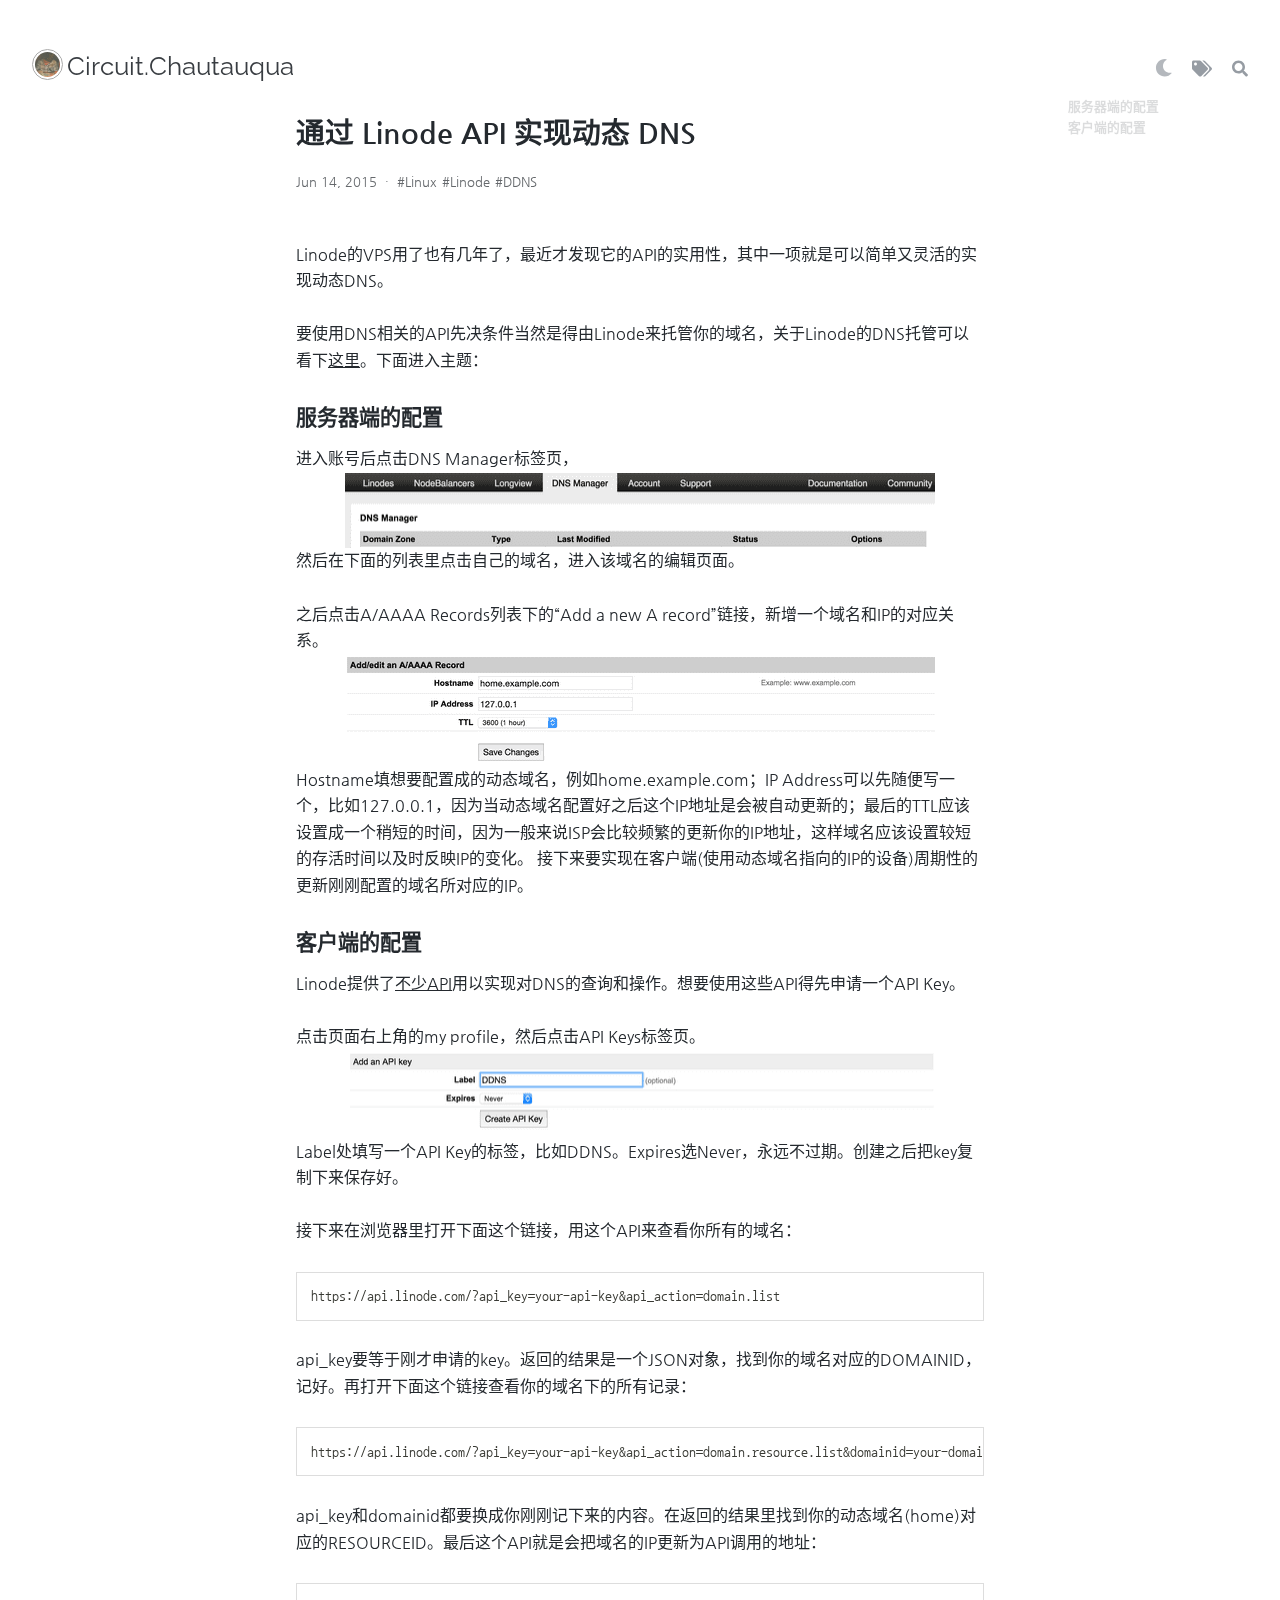
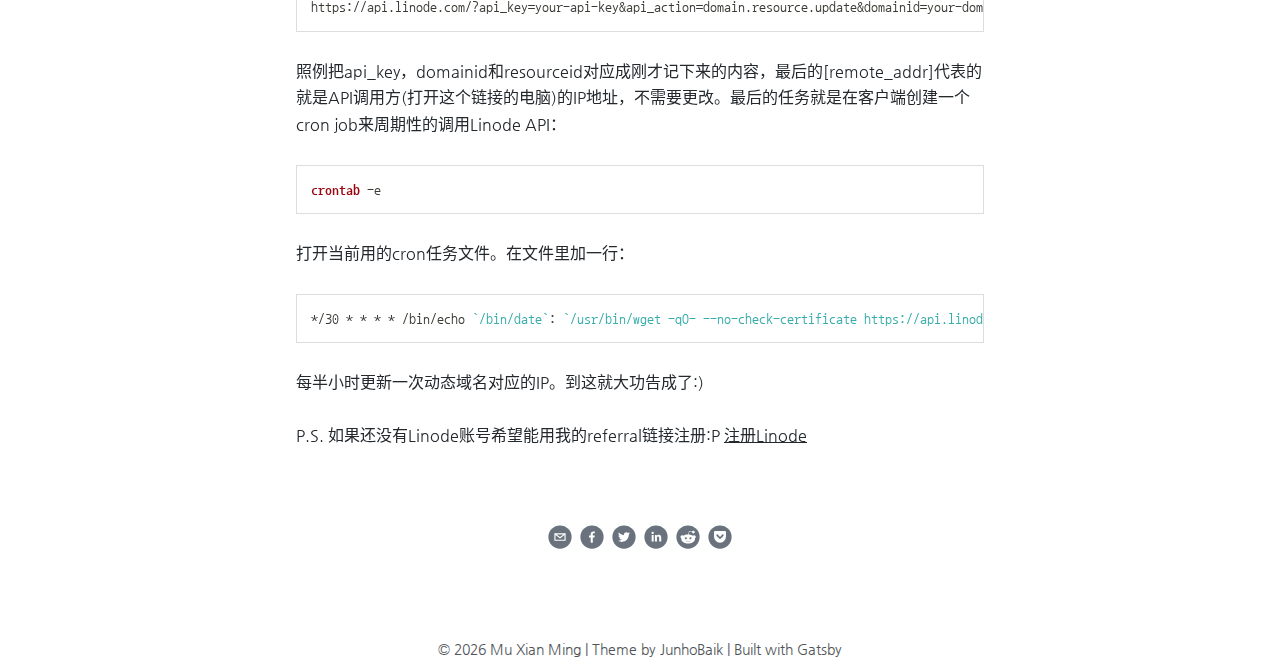
<file: linode-ddns/index.html>
<!DOCTYPE html><html lang="zh-CN"><head><meta charSet="utf-8"/><meta http-equiv="x-ua-compatible" content="ie=edge"/><meta name="viewport" content="width=device-width, initial-scale=1, shrink-to-fit=no"/><style id="typography.js">html{font-family:sans-serif;-ms-text-size-adjust:100%;-webkit-text-size-adjust:100%}body{margin:0}article,aside,details,figcaption,figure,footer,header,main,menu,nav,section,summary{display:block}audio,canvas,progress,video{display:inline-block}audio:not([controls]){display:none;height:0}progress{vertical-align:baseline}[hidden],template{display:none}a{background-color:transparent;-webkit-text-decoration-skip:objects}a:active,a:hover{outline-width:0}abbr[title]{border-bottom:none;text-decoration:underline;text-decoration:underline dotted}b,strong{font-weight:inherit;font-weight:bolder}dfn{font-style:italic}h1{font-size:2em;margin:.67em 0}mark{background-color:#ff0;color:#000}small{font-size:80%}sub,sup{font-size:75%;line-height:0;position:relative;vertical-align:baseline}sub{bottom:-.25em}sup{top:-.5em}img{border-style:none}svg:not(:root){overflow:hidden}code,kbd,pre,samp{font-family:monospace,monospace;font-size:1em}figure{margin:1em 40px}hr{box-sizing:content-box;height:0;overflow:visible}button,input,optgroup,select,textarea{font:inherit;margin:0}optgroup{font-weight:700}button,input{overflow:visible}button,select{text-transform:none}[type=reset],[type=submit],button,html [type=button]{-webkit-appearance:button}[type=button]::-moz-focus-inner,[type=reset]::-moz-focus-inner,[type=submit]::-moz-focus-inner,button::-moz-focus-inner{border-style:none;padding:0}[type=button]:-moz-focusring,[type=reset]:-moz-focusring,[type=submit]:-moz-focusring,button:-moz-focusring{outline:1px dotted ButtonText}fieldset{border:1px solid silver;margin:0 2px;padding:.35em .625em .75em}legend{box-sizing:border-box;color:inherit;display:table;max-width:100%;padding:0;white-space:normal}textarea{overflow:auto}[type=checkbox],[type=radio]{box-sizing:border-box;padding:0}[type=number]::-webkit-inner-spin-button,[type=number]::-webkit-outer-spin-button{height:auto}[type=search]{-webkit-appearance:textfield;outline-offset:-2px}[type=search]::-webkit-search-cancel-button,[type=search]::-webkit-search-decoration{-webkit-appearance:none}::-webkit-input-placeholder{color:inherit;opacity:.54}::-webkit-file-upload-button{-webkit-appearance:button;font:inherit}html{font:100%/1.666 'Apple SD Gothic Neo','Nanum Gothic';box-sizing:border-box;overflow-y:scroll;}*{box-sizing:inherit;}*:before{box-sizing:inherit;}*:after{box-sizing:inherit;}body{color:hsla(0,0%,0%,0.8);font-family:'Apple SD Gothic Neo','Nanum Gothic';font-weight:normal;word-wrap:break-word;font-kerning:normal;-moz-font-feature-settings:"kern", "liga", "clig", "calt";-ms-font-feature-settings:"kern", "liga", "clig", "calt";-webkit-font-feature-settings:"kern", "liga", "clig", "calt";font-feature-settings:"kern", "liga", "clig", "calt";}img{max-width:100%;margin-left:0;margin-right:0;margin-top:0;padding-bottom:0;padding-left:0;padding-right:0;padding-top:0;margin-bottom:1.666rem;}h1{margin-left:0;margin-right:0;margin-top:0;padding-bottom:0;padding-left:0;padding-right:0;padding-top:0;margin-bottom:1.666rem;color:inherit;font-family:'Apple SD Gothic Neo','Nanum Gothic';font-weight:bold;text-rendering:optimizeLegibility;font-size:2rem;line-height:1.1;}h2{margin-left:0;margin-right:0;margin-top:0;padding-bottom:0;padding-left:0;padding-right:0;padding-top:0;margin-bottom:1.666rem;color:inherit;font-family:'Apple SD Gothic Neo','Nanum Gothic';font-weight:bold;text-rendering:optimizeLegibility;font-size:1.51572rem;line-height:1.1;}h3{margin-left:0;margin-right:0;margin-top:0;padding-bottom:0;padding-left:0;padding-right:0;padding-top:0;margin-bottom:1.666rem;color:inherit;font-family:'Apple SD Gothic Neo','Nanum Gothic';font-weight:bold;text-rendering:optimizeLegibility;font-size:1.31951rem;line-height:1.1;}h4{margin-left:0;margin-right:0;margin-top:0;padding-bottom:0;padding-left:0;padding-right:0;padding-top:0;margin-bottom:1.666rem;color:inherit;font-family:'Apple SD Gothic Neo','Nanum Gothic';font-weight:bold;text-rendering:optimizeLegibility;font-size:1rem;line-height:1.1;}h5{margin-left:0;margin-right:0;margin-top:0;padding-bottom:0;padding-left:0;padding-right:0;padding-top:0;margin-bottom:1.666rem;color:inherit;font-family:'Apple SD Gothic Neo','Nanum Gothic';font-weight:bold;text-rendering:optimizeLegibility;font-size:0.87055rem;line-height:1.1;}h6{margin-left:0;margin-right:0;margin-top:0;padding-bottom:0;padding-left:0;padding-right:0;padding-top:0;margin-bottom:1.666rem;color:inherit;font-family:'Apple SD Gothic Neo','Nanum Gothic';font-weight:bold;text-rendering:optimizeLegibility;font-size:0.81225rem;line-height:1.1;}hgroup{margin-left:0;margin-right:0;margin-top:0;padding-bottom:0;padding-left:0;padding-right:0;padding-top:0;margin-bottom:1.666rem;}ul{margin-left:1.666rem;margin-right:0;margin-top:0;padding-bottom:0;padding-left:0;padding-right:0;padding-top:0;margin-bottom:1.666rem;list-style-position:outside;list-style-image:none;}ol{margin-left:1.666rem;margin-right:0;margin-top:0;padding-bottom:0;padding-left:0;padding-right:0;padding-top:0;margin-bottom:1.666rem;list-style-position:outside;list-style-image:none;}dl{margin-left:0;margin-right:0;margin-top:0;padding-bottom:0;padding-left:0;padding-right:0;padding-top:0;margin-bottom:1.666rem;}dd{margin-left:0;margin-right:0;margin-top:0;padding-bottom:0;padding-left:0;padding-right:0;padding-top:0;margin-bottom:1.666rem;}p{margin-left:0;margin-right:0;margin-top:0;padding-bottom:0;padding-left:0;padding-right:0;padding-top:0;margin-bottom:1.666rem;}figure{margin-left:0;margin-right:0;margin-top:0;padding-bottom:0;padding-left:0;padding-right:0;padding-top:0;margin-bottom:1.666rem;}pre{margin-left:0;margin-right:0;margin-top:0;padding-bottom:0;padding-left:0;padding-right:0;padding-top:0;margin-bottom:1.666rem;font-size:0.85rem;line-height:1.666rem;}table{margin-left:0;margin-right:0;margin-top:0;padding-bottom:0;padding-left:0;padding-right:0;padding-top:0;margin-bottom:1.666rem;font-size:1rem;line-height:1.666rem;border-collapse:collapse;width:100%;}fieldset{margin-left:0;margin-right:0;margin-top:0;padding-bottom:0;padding-left:0;padding-right:0;padding-top:0;margin-bottom:1.666rem;}blockquote{margin-left:1.666rem;margin-right:1.666rem;margin-top:0;padding-bottom:0;padding-left:0;padding-right:0;padding-top:0;margin-bottom:1.666rem;}form{margin-left:0;margin-right:0;margin-top:0;padding-bottom:0;padding-left:0;padding-right:0;padding-top:0;margin-bottom:1.666rem;}noscript{margin-left:0;margin-right:0;margin-top:0;padding-bottom:0;padding-left:0;padding-right:0;padding-top:0;margin-bottom:1.666rem;}iframe{margin-left:0;margin-right:0;margin-top:0;padding-bottom:0;padding-left:0;padding-right:0;padding-top:0;margin-bottom:1.666rem;}hr{margin-left:0;margin-right:0;margin-top:0;padding-bottom:0;padding-left:0;padding-right:0;padding-top:0;margin-bottom:calc(1.666rem - 1px);background:hsla(0,0%,0%,0.2);border:none;height:1px;}address{margin-left:0;margin-right:0;margin-top:0;padding-bottom:0;padding-left:0;padding-right:0;padding-top:0;margin-bottom:1.666rem;}b{font-weight:bold;}strong{font-weight:bold;}dt{font-weight:bold;}th{font-weight:bold;}li{margin-bottom:calc(1.666rem / 2);}ol li{padding-left:0;}ul li{padding-left:0;}li > ol{margin-left:1.666rem;margin-bottom:calc(1.666rem / 2);margin-top:calc(1.666rem / 2);}li > ul{margin-left:1.666rem;margin-bottom:calc(1.666rem / 2);margin-top:calc(1.666rem / 2);}blockquote *:last-child{margin-bottom:0;}li *:last-child{margin-bottom:0;}p *:last-child{margin-bottom:0;}li > p{margin-bottom:calc(1.666rem / 2);}code{font-size:0.85rem;line-height:1.666rem;}kbd{font-size:0.85rem;line-height:1.666rem;}samp{font-size:0.85rem;line-height:1.666rem;}abbr{border-bottom:1px dotted hsla(0,0%,0%,0.5);cursor:help;}acronym{border-bottom:1px dotted hsla(0,0%,0%,0.5);cursor:help;}abbr[title]{border-bottom:1px dotted hsla(0,0%,0%,0.5);cursor:help;text-decoration:none;}thead{text-align:left;}td,th{text-align:left;border-bottom:1px solid hsla(0,0%,0%,0.12);font-feature-settings:"tnum";-moz-font-feature-settings:"tnum";-ms-font-feature-settings:"tnum";-webkit-font-feature-settings:"tnum";padding-left:1.11067rem;padding-right:1.11067rem;padding-top:0.833rem;padding-bottom:calc(0.833rem - 1px);}th:first-child,td:first-child{padding-left:0;}th:last-child,td:last-child{padding-right:0;}</style><style data-href="/styles.24001ec4dd3786dffc63.css">.blog-post-container{padding-bottom:2rem}.blog-post-container .ad,.blog-post-container>div{max-width:720px;margin:0 auto}.blog-post-container .blog-post{padding:1rem}.blog-post-container .blog-post a{-webkit-text-decoration-line:underline;text-decoration-line:underline}.blog-post-container .blog-post .blog-post-title{font-size:1.8rem;margin:0;line-height:1.5;word-break:keep-all}@media screen and (max-width:559px){.blog-post-container .blog-post .blog-post-title{font-size:1.2rem}}.blog-post-container .blog-post .blog-post-info{display:flex;margin-top:1rem;font-size:.84rem;align-items:flex-start;justify-content:space-between}.blog-post-container .blog-post .blog-post-info>.dot{margin:0 .5rem;opacity:.7}.blog-post-container .blog-post .blog-post-info .date-wrap{display:flex;align-items:center;opacity:.7}.blog-post-container .blog-post .blog-post-info .date-wrap .update-date,.blog-post-container .blog-post .blog-post-info .date-wrap .write-date{display:block;white-space:nowrap}.blog-post-container .blog-post .blog-post-info .date-wrap>:nth-child(2){margin-left:.25rem}.blog-post-container .blog-post .blog-post-info .blog-post-tag-list{display:flex;margin:0;flex-wrap:wrap;flex-grow:1}.blog-post-container .blog-post .blog-post-info .blog-post-tag-list .blog-post-tag{list-style:none;margin:0 .3rem 0 0}.blog-post-container .blog-post .blog-post-info .blog-post-tag-list .blog-post-tag a{opacity:.7;text-decoration:none;transition:opacity .3s}.blog-post-container .blog-post .blog-post-info .blog-post-tag-list .blog-post-tag a:hover{opacity:1}.blog-post-container .blog-post .blog-post-info .blog-post-inside-toc{display:none;align-self:flex-end}@media screen and (max-width:1160px){.blog-post-container .blog-post .blog-post-info .blog-post-inside-toc{display:inline-block}}.blog-post-container .blog-post .blog-post-info .blog-post-inside-toc .toc-button{cursor:pointer;opacity:.5}.blog-post-container .blog-post .blog-post-info .blog-post-inside-toc .toc-button:hover{opacity:.9}.blog-post-container .blog-post .series{display:flex;flex-direction:column;justify-content:flex-end;margin-top:2rem}.blog-post-container .blog-post .series .icon-wrap>svg{height:.8rem}.blog-post-container .blog-post .series .series-head{display:flex;align-items:center;justify-content:flex-end}.blog-post-container .blog-post .series .series-head .head{font-weight:700;-webkit-user-select:none;-ms-user-select:none;user-select:none}.blog-post-container .blog-post .series .series-head .icon-wrap{text-align:center;width:1.5rem}.blog-post-container .blog-post .series .series-list{display:flex;margin:.25rem 0 0;flex-direction:column;align-items:flex-end;font-size:.8rem;line-height:1.3}.blog-post-container .blog-post .series .series-list .series-item{list-style:none;margin:0;opacity:.4;transition:opacity all .2s}.blog-post-container .blog-post .series .series-list .series-item:hover{opacity:.9}.blog-post-container .blog-post .series .series-list .series-item>a{text-decoration:none;display:flex}.blog-post-container .blog-post .series .series-list .series-item>a .icon-wrap{min-width:1.5rem;width:1.5rem;text-align:center}.blog-post-container .blog-post .series .series-list .series-item.current-series{opacity:.7}.blog-post-container .blog-post .inside-toc-wrap{display:flex;justify-content:flex-end}.blog-post-container .blog-post .blog-post-content{margin-top:3rem}.blog-post-container .social-share{display:flex;margin-top:2rem;flex-direction:column;align-items:center}.blog-post-container .social-share ul{display:flex;margin:0}.blog-post-container .social-share ul li.social-share-item{list-style:none;margin:0 .25rem}.blog-post-container .social-share ul li.social-share-item circle{fill:#6a737d;transition:fill .3s}.blog-post-container .social-share ul li.social-share-item:hover.email circle{fill:#b8b8b8}.blog-post-container .social-share ul li.social-share-item:hover.facebook circle{fill:#3b5998}.blog-post-container .social-share ul li.social-share-item:hover.twitter circle{fill:#00aced}.blog-post-container .social-share ul li.social-share-item:hover.linkedin circle{fill:#007fb1}.blog-post-container .social-share ul li.social-share-item:hover.reddit circle{fill:#5f99cf}.blog-post-container .social-share ul li.social-share-item:hover.pocket circle{fill:#ef3f56}.blog-post-container .ad{margin-top:2rem;margin-bottom:2rem}.blog-post-container .ad-dev,.blog-post-container .comments-dev{display:flex;border:1px dotted grey;min-height:15rem;flex-direction:column;align-items:center;justify-content:center;-webkit-user-select:none;-ms-user-select:none;user-select:none}.blog-post-container .ad-dev>:first-child,.blog-post-container .comments-dev>:first-child{opacity:.8}.blog-post-container .ad-dev>:nth-child(2),.blog-post-container .comments-dev>:nth-child(2){font-size:.9rem;opacity:.5}.blog-post-container .ad-dev.comments-dev,.blog-post-container .comments-dev.comments-dev{min-height:20rem}.blog-post-container .comments{padding:1rem}#layout.dark code[class*=language-],#layout.dark pre[class*=language-]{color:#fff;text-shadow:0 1px 1px #000;font-family:Menlo,Monaco,Courier New,monospace;direction:ltr;text-align:left;word-spacing:normal;white-space:pre;word-wrap:normal;line-height:1.4;background:none;border:0;-moz-tab-size:4;-o-tab-size:4;tab-size:4;-webkit-hyphens:none;-ms-hyphens:none;hyphens:none}#layout.dark pre[class*=language-] code{float:left;padding:0 15px 0 0}#layout.dark :not(pre)>code[class*=language-],#layout.dark pre[class*=language-]{background:#222}#layout.dark pre[class*=language-]{padding:15px;overflow:auto;border-radius:8px}#layout.dark :not(pre)>code[class*=language-]{padding:5px 10px;line-height:1;border-radius:3px}#layout.dark .token.cdata,#layout.dark .token.comment,#layout.dark .token.doctype,#layout.dark .token.prolog{color:#797979}#layout.dark .token.operator,#layout.dark .token.punctuation,#layout.dark .token.selector{color:#fff}#layout.dark .token.namespace{opacity:.7}#layout.dark .token.boolean,#layout.dark .token.tag{color:#ffd893}#layout.dark .token.atrule,#layout.dark .token.attr-value,#layout.dark .token.hex,#layout.dark .token.string{color:#b0c975}#layout.dark .token.attr-name,#layout.dark .token.entity,#layout.dark .token.keyword,#layout.dark .token.property,#layout.dark .token.url{color:#c27628}#layout.dark .token.regex{color:#9b71c6}#layout.dark .token.entity{cursor:help}#layout.dark .token.constant,#layout.dark .token.function{color:#e5a638}#layout.dark .token.variable{color:#fdfba8}#layout.dark .token.number{color:#8799b0}#layout.dark .token.deliminator,#layout.dark .token.important{color:#e45734}#layout.dark pre[data-line]{position:relative;padding:1em 0 1em 3em}#layout.dark .line-highlight{position:absolute;left:0;right:0;margin-top:1em;background:hsla(0,0%,100%,.2);pointer-events:none;line-height:inherit;white-space:pre}#layout.dark .line-highlight:before,#layout.dark .line-highlight[data-end]:after{content:attr(data-start);position:absolute;top:.3em;left:.6em;min-width:1em;padding:0 .5em;background-color:hsla(0,0%,100%,.3);color:#fff;font:700 65%/1.5 sans-serif;text-align:center;border-radius:8px;text-shadow:none}#layout.dark .line-highlight[data-end]:after{content:attr(data-end);top:auto;bottom:.4em}#layout.dark .line-numbers-rows{margin:0}#layout.dark .line-numbers-rows span{padding-right:10px;border-right:3px solid #d9d336}#layout.light code[class*=language-],#layout.light pre[class*=language-]{color:#393a34;font-family:Consolas,Bitstream Vera Sans Mono,Courier New,Courier,monospace;direction:ltr;text-align:left;white-space:pre;word-spacing:normal;word-break:normal;font-size:.9em;line-height:1.2em;-moz-tab-size:4;-o-tab-size:4;tab-size:4;-webkit-hyphens:none;-ms-hyphens:none;hyphens:none}#layout.light pre>code[class*=language-]{font-size:1em}#layout.light code[class*=language-]::selection,#layout.light code[class*=language-] ::selection,#layout.light pre[class*=language-]::selection,#layout.light pre[class*=language-] ::selection{background:#b3d4fc}#layout.light pre[class*=language-]{padding:1em;overflow:auto;border:1px solid #ddd;background-color:#fff}#layout.light :not(pre)>code[class*=language-]{padding:1px .2em;background:#f8f8f8;border:1px solid #ddd}#layout.light .token.cdata,#layout.light .token.comment,#layout.light .token.doctype,#layout.light .token.prolog{color:#998;font-style:italic}#layout.light .token.namespace{opacity:.7}#layout.light .token.attr-value,#layout.light .token.string{color:#e3116c}#layout.light .token.operator,#layout.light .token.punctuation{color:#393a34}#layout.light .token.boolean,#layout.light .token.constant,#layout.light .token.entity,#layout.light .token.inserted,#layout.light .token.number,#layout.light .token.property,#layout.light .token.regex,#layout.light .token.symbol,#layout.light .token.url,#layout.light .token.variable{color:#36acaa}#layout.light .language-autohotkey .token.selector,#layout.light .token.atrule,#layout.light .token.attr-name,#layout.light .token.keyword{color:#00a4db}#layout.light .language-autohotkey .token.tag,#layout.light .token.deleted,#layout.light .token.function{color:#9a050f}#layout.light .language-autohotkey .token.keyword,#layout.light .token.selector,#layout.light .token.tag{color:#00009f}#layout.light .token.bold,#layout.light .token.function,#layout.light .token.important{font-weight:700}#layout.light .token.italic{font-style:italic}.blog-post-content h1{margin-top:4rem;margin-bottom:1.5rem}.blog-post-content h2{margin-top:3rem;margin-bottom:1.5rem}.blog-post-content h3{margin-top:2rem;margin-bottom:1rem}.blog-post-content ul{margin-top:0;margin-bottom:0}.blog-post-content ul p{margin:0}.blog-post-content li{margin-bottom:0}.blog-post-content>ul{margin-bottom:1rem}.blog-post-content hr{margin:1.5rem 0}.blog-post-content code{font-family:Nanum Gothic Coding!important}.blog-post-content blockquote{font-size:.9rem;border-left:4px solid #6a737d;margin:0 0 1rem;padding:0 1rem;opacity:.8}@font-face{font-family:KaTeX_AMS;src:url(/static/KaTeX_AMS-Regular-e78e28b4834954df047e4925e9dbf354.woff2) format("woff2"),url(/static/KaTeX_AMS-Regular-7f06b4e30317f784d61d26686aed0ab2.woff) format("woff"),url(/static/KaTeX_AMS-Regular-aaf4eee9fba9907d61c3935e0b6a54ae.ttf) format("truetype");font-weight:400;font-style:normal}@font-face{font-family:KaTeX_Caligraphic;src:url(/static/KaTeX_Caligraphic-Bold-4ec58befa687e9752c3c91cd9bcf1bcb.woff2) format("woff2"),url(/static/KaTeX_Caligraphic-Bold-1e802ca9dedc4ed4e3c6f645e4316128.woff) format("woff"),url(/static/KaTeX_Caligraphic-Bold-021dd4dc61ee5f5cdf315f43b48c094b.ttf) format("truetype");font-weight:700;font-style:normal}@font-face{font-family:KaTeX_Caligraphic;src:url(/static/KaTeX_Caligraphic-Regular-7edb53b6693d75b8a2232481eea1a52c.woff2) format("woff2"),url(/static/KaTeX_Caligraphic-Regular-d3b46c3a530116933081d9d74e3e9fe8.woff) format("woff"),url(/static/KaTeX_Caligraphic-Regular-d49f2d55ce4f40f982d8ba63d746fbf9.ttf) format("truetype");font-weight:400;font-style:normal}@font-face{font-family:KaTeX_Fraktur;src:url(/static/KaTeX_Fraktur-Bold-d5b59ec9764e10f4a82369ae29f3ac58.woff2) format("woff2"),url(/static/KaTeX_Fraktur-Bold-c4c8cab7d5be97b2bb283e531c077355.woff) format("woff"),url(/static/KaTeX_Fraktur-Bold-a31e7cba7b7221ebf1a2ae545fb306b2.ttf) format("truetype");font-weight:700;font-style:normal}@font-face{font-family:KaTeX_Fraktur;src:url(/static/KaTeX_Fraktur-Regular-32a5339eb809f381a7357ba56f82aab3.woff2) format("woff2"),url(/static/KaTeX_Fraktur-Regular-b7d9c46bff5d51da6209e355cc4a235d.woff) format("woff"),url(/static/KaTeX_Fraktur-Regular-a48dad4f58c82e38a10da0ceebb86370.ttf) format("truetype");font-weight:400;font-style:normal}@font-face{font-family:KaTeX_Main;src:url(/static/KaTeX_Main-Bold-8e1e01c4b1207c0a383d9a2b4f86e637.woff2) format("woff2"),url(/static/KaTeX_Main-Bold-22086eb5d97009c3e99bcc1d16ce6865.woff) format("woff"),url(/static/KaTeX_Main-Bold-9ceff51b3cb7ce6eb4e8efa8163a1472.ttf) format("truetype");font-weight:700;font-style:normal}@font-face{font-family:KaTeX_Main;src:url(/static/KaTeX_Main-BoldItalic-284a17fe5baf72ff8217d4c7e70c0f82.woff2) format("woff2"),url(/static/KaTeX_Main-BoldItalic-4c57dbc44bfff1fdf08a59cf556fdab3.woff) format("woff"),url(/static/KaTeX_Main-BoldItalic-e8b44b990516dab7937bf240fde8b46a.ttf) format("truetype");font-weight:700;font-style:italic}@font-face{font-family:KaTeX_Main;src:url(/static/KaTeX_Main-Italic-e533d5a2506cf053cd671b335ec04dde.woff2) format("woff2"),url(/static/KaTeX_Main-Italic-99be0e10c38cd42466e6fe1665ef9536.woff) format("woff"),url(/static/KaTeX_Main-Italic-29c86397e75cdcb3135af8295f1c2e28.ttf) format("truetype");font-weight:400;font-style:italic}@font-face{font-family:KaTeX_Main;src:url(/static/KaTeX_Main-Regular-5c734d78610fa35282f3379f866707f2.woff2) format("woff2"),url(/static/KaTeX_Main-Regular-b741441f6d71014d0453ca3ebc884dd4.woff) format("woff"),url(/static/KaTeX_Main-Regular-5c94aef490324b0925dbe5f643e8fd04.ttf) format("truetype");font-weight:400;font-style:normal}@font-face{font-family:KaTeX_Math;src:url(/static/KaTeX_Math-BoldItalic-d747bd1e7a6a43864285edd73dcde253.woff2) format("woff2"),url(/static/KaTeX_Math-BoldItalic-b13731ef4e2bfc3d8d859271e39550fc.woff) format("woff"),url(/static/KaTeX_Math-BoldItalic-9a2834a9ff8ab411153571e0e55ac693.ttf) format("truetype");font-weight:700;font-style:italic}@font-face{font-family:KaTeX_Math;src:url(/static/KaTeX_Math-Italic-4ad08b826b8065e1eab85324d726538c.woff2) format("woff2"),url(/static/KaTeX_Math-Italic-f0303906c2a67ac63bf1e8ccd638a89e.woff) format("woff"),url(/static/KaTeX_Math-Italic-291e76b8871b84560701bd29f9d1dcc7.ttf) format("truetype");font-weight:400;font-style:italic}@font-face{font-family:"KaTeX_SansSerif";src:url(/static/KaTeX_SansSerif-Bold-6e0830bee40435e72165345e0682fbfc.woff2) format("woff2"),url(/static/KaTeX_SansSerif-Bold-3fb419559955e3ce75619f1a5e8c6c84.woff) format("woff"),url(/static/KaTeX_SansSerif-Bold-7dc027cba9f7b11ec92af4a311372a85.ttf) format("truetype");font-weight:700;font-style:normal}@font-face{font-family:"KaTeX_SansSerif";src:url(/static/KaTeX_SansSerif-Italic-fba01c9c6fb2866a0f95bcacb2c187a5.woff2) format("woff2"),url(/static/KaTeX_SansSerif-Italic-727a9b0d97d72d2fc0228fe4e07fb4d8.woff) format("woff"),url(/static/KaTeX_SansSerif-Italic-4059868e460d2d2e6be18e180d20c43d.ttf) format("truetype");font-weight:400;font-style:italic}@font-face{font-family:"KaTeX_SansSerif";src:url(/static/KaTeX_SansSerif-Regular-d929cd671b19f0cfea55b6200fb47461.woff2) format("woff2"),url(/static/KaTeX_SansSerif-Regular-2555754a67062cac3a0913b715ab982f.woff) format("woff"),url(/static/KaTeX_SansSerif-Regular-5c58d168c0b66d2c32234a6718e74dfb.ttf) format("truetype");font-weight:400;font-style:normal}@font-face{font-family:KaTeX_Script;src:url(/static/KaTeX_Script-Regular-755e2491f13b5269f0afd5a56f7aa692.woff2) format("woff2"),url(/static/KaTeX_Script-Regular-d524c9a5b62a17f98f4a97af37fea735.woff) format("woff"),url(/static/KaTeX_Script-Regular-d12ea9efb375f9dc331f562e69892638.ttf) format("truetype");font-weight:400;font-style:normal}@font-face{font-family:KaTeX_Size1;src:url([data-uri]) format("woff2"),url([data-uri]) format("woff"),url(/static/KaTeX_Size1-Regular-7342d45b052c3a2abc21049959fbab7f.ttf) format("truetype");font-weight:400;font-style:normal}@font-face{font-family:KaTeX_Size2;src:url([data-uri]) format("woff2"),url([data-uri]) format("woff"),url(/static/KaTeX_Size2-Regular-eb130dcc661de766c999c60ba1525a88.ttf) format("truetype");font-weight:400;font-style:normal}@font-face{font-family:KaTeX_Size3;src:url([data-uri]) format("woff2"),url([data-uri]) format("woff"),url([data-uri]) format("truetype");font-weight:400;font-style:normal}@font-face{font-family:KaTeX_Size4;src:url([data-uri]) format("woff2"),url([data-uri]) format("woff"),url(/static/KaTeX_Size4-Regular-ad7672524b64b730dfd176140a8945cb.ttf) format("truetype");font-weight:400;font-style:normal}@font-face{font-family:KaTeX_Typewriter;src:url(/static/KaTeX_Typewriter-Regular-6cc31ea5c223c88705a13727a71417fa.woff2) format("woff2"),url(/static/KaTeX_Typewriter-Regular-3fe216d2a5f736c560cde71984554b64.woff) format("woff"),url(/static/KaTeX_Typewriter-Regular-257023560753aeb0b89b7e434d3da17f.ttf) format("truetype");font-weight:400;font-style:normal}.katex{font:normal 1.21em KaTeX_Main,Times New Roman,serif;line-height:1.2;text-indent:0;text-rendering:auto}.katex *{-ms-high-contrast-adjust:none!important}.katex .katex-version:after{content:"0.10.2"}.katex .katex-mathml{position:absolute;clip:rect(1px,1px,1px,1px);padding:0;border:0;height:1px;width:1px;overflow:hidden}.katex .katex-html>.newline{display:block}.katex .base{position:relative;white-space:nowrap;width:-webkit-min-content;width:-moz-min-content;width:min-content}.katex .base,.katex .strut{display:inline-block}.katex .textbf{font-weight:700}.katex .textit{font-style:italic}.katex .textrm{font-family:KaTeX_Main}.katex .textsf{font-family:KaTeX_SansSerif}.katex .texttt{font-family:KaTeX_Typewriter}.katex .mathdefault{font-family:KaTeX_Math;font-style:italic}.katex .mathit{font-family:KaTeX_Main;font-style:italic}.katex .mathrm{font-style:normal}.katex .mathbf{font-family:KaTeX_Main;font-weight:700}.katex .boldsymbol{font-family:KaTeX_Math;font-weight:700;font-style:italic}.katex .amsrm,.katex .mathbb,.katex .textbb{font-family:KaTeX_AMS}.katex .mathcal{font-family:KaTeX_Caligraphic}.katex .mathfrak,.katex .textfrak{font-family:KaTeX_Fraktur}.katex .mathtt{font-family:KaTeX_Typewriter}.katex .mathscr,.katex .textscr{font-family:KaTeX_Script}.katex .mathsf,.katex .textsf{font-family:KaTeX_SansSerif}.katex .mathboldsf,.katex .textboldsf{font-family:KaTeX_SansSerif;font-weight:700}.katex .mathitsf,.katex .textitsf{font-family:KaTeX_SansSerif;font-style:italic}.katex .mainrm{font-family:KaTeX_Main;font-style:normal}.katex .vlist-t{display:inline-table;table-layout:fixed}.katex .vlist-r{display:table-row}.katex .vlist{display:table-cell;vertical-align:bottom;position:relative}.katex .vlist>span{display:block;height:0;position:relative}.katex .vlist>span>span{display:inline-block}.katex .vlist>span>.pstrut{overflow:hidden;width:0}.katex .vlist-t2{margin-right:-2px}.katex .vlist-s{display:table-cell;vertical-align:bottom;font-size:1px;width:2px;min-width:2px}.katex .msupsub{text-align:left}.katex .mfrac>span>span{text-align:center}.katex .mfrac .frac-line{display:inline-block;width:100%;border-bottom-style:solid}.katex .hdashline,.katex .hline,.katex .mfrac .frac-line,.katex .overline .overline-line,.katex .rule,.katex .underline .underline-line{min-height:1px}.katex .mspace{display:inline-block}.katex .clap,.katex .llap,.katex .rlap{width:0;position:relative}.katex .clap>.inner,.katex .llap>.inner,.katex .rlap>.inner{position:absolute}.katex .clap>.fix,.katex .llap>.fix,.katex .rlap>.fix{display:inline-block}.katex .llap>.inner{right:0}.katex .clap>.inner,.katex .rlap>.inner{left:0}.katex .clap>.inner>span{margin-left:-50%;margin-right:50%}.katex .rule{display:inline-block;border:0 solid;position:relative}.katex .hline,.katex .overline .overline-line,.katex .underline .underline-line{display:inline-block;width:100%;border-bottom-style:solid}.katex .hdashline{display:inline-block;width:100%;border-bottom-style:dashed}.katex .sqrt>.root{margin-left:.27777778em;margin-right:-.55555556em}.katex .fontsize-ensurer,.katex .sizing{display:inline-block}.katex .fontsize-ensurer.reset-size1.size1,.katex .sizing.reset-size1.size1{font-size:1em}.katex .fontsize-ensurer.reset-size1.size2,.katex .sizing.reset-size1.size2{font-size:1.2em}.katex .fontsize-ensurer.reset-size1.size3,.katex .sizing.reset-size1.size3{font-size:1.4em}.katex .fontsize-ensurer.reset-size1.size4,.katex .sizing.reset-size1.size4{font-size:1.6em}.katex .fontsize-ensurer.reset-size1.size5,.katex .sizing.reset-size1.size5{font-size:1.8em}.katex .fontsize-ensurer.reset-size1.size6,.katex .sizing.reset-size1.size6{font-size:2em}.katex .fontsize-ensurer.reset-size1.size7,.katex .sizing.reset-size1.size7{font-size:2.4em}.katex .fontsize-ensurer.reset-size1.size8,.katex .sizing.reset-size1.size8{font-size:2.88em}.katex .fontsize-ensurer.reset-size1.size9,.katex .sizing.reset-size1.size9{font-size:3.456em}.katex .fontsize-ensurer.reset-size1.size10,.katex .sizing.reset-size1.size10{font-size:4.148em}.katex .fontsize-ensurer.reset-size1.size11,.katex .sizing.reset-size1.size11{font-size:4.976em}.katex .fontsize-ensurer.reset-size2.size1,.katex .sizing.reset-size2.size1{font-size:.83333333em}.katex .fontsize-ensurer.reset-size2.size2,.katex .sizing.reset-size2.size2{font-size:1em}.katex .fontsize-ensurer.reset-size2.size3,.katex .sizing.reset-size2.size3{font-size:1.16666667em}.katex .fontsize-ensurer.reset-size2.size4,.katex .sizing.reset-size2.size4{font-size:1.33333333em}.katex .fontsize-ensurer.reset-size2.size5,.katex .sizing.reset-size2.size5{font-size:1.5em}.katex .fontsize-ensurer.reset-size2.size6,.katex .sizing.reset-size2.size6{font-size:1.66666667em}.katex .fontsize-ensurer.reset-size2.size7,.katex .sizing.reset-size2.size7{font-size:2em}.katex .fontsize-ensurer.reset-size2.size8,.katex .sizing.reset-size2.size8{font-size:2.4em}.katex .fontsize-ensurer.reset-size2.size9,.katex .sizing.reset-size2.size9{font-size:2.88em}.katex .fontsize-ensurer.reset-size2.size10,.katex .sizing.reset-size2.size10{font-size:3.45666667em}.katex .fontsize-ensurer.reset-size2.size11,.katex .sizing.reset-size2.size11{font-size:4.14666667em}.katex .fontsize-ensurer.reset-size3.size1,.katex .sizing.reset-size3.size1{font-size:.71428571em}.katex .fontsize-ensurer.reset-size3.size2,.katex .sizing.reset-size3.size2{font-size:.85714286em}.katex .fontsize-ensurer.reset-size3.size3,.katex .sizing.reset-size3.size3{font-size:1em}.katex .fontsize-ensurer.reset-size3.size4,.katex .sizing.reset-size3.size4{font-size:1.14285714em}.katex .fontsize-ensurer.reset-size3.size5,.katex .sizing.reset-size3.size5{font-size:1.28571429em}.katex .fontsize-ensurer.reset-size3.size6,.katex .sizing.reset-size3.size6{font-size:1.42857143em}.katex .fontsize-ensurer.reset-size3.size7,.katex .sizing.reset-size3.size7{font-size:1.71428571em}.katex .fontsize-ensurer.reset-size3.size8,.katex .sizing.reset-size3.size8{font-size:2.05714286em}.katex .fontsize-ensurer.reset-size3.size9,.katex .sizing.reset-size3.size9{font-size:2.46857143em}.katex .fontsize-ensurer.reset-size3.size10,.katex .sizing.reset-size3.size10{font-size:2.96285714em}.katex .fontsize-ensurer.reset-size3.size11,.katex .sizing.reset-size3.size11{font-size:3.55428571em}.katex .fontsize-ensurer.reset-size4.size1,.katex .sizing.reset-size4.size1{font-size:.625em}.katex .fontsize-ensurer.reset-size4.size2,.katex .sizing.reset-size4.size2{font-size:.75em}.katex .fontsize-ensurer.reset-size4.size3,.katex .sizing.reset-size4.size3{font-size:.875em}.katex .fontsize-ensurer.reset-size4.size4,.katex .sizing.reset-size4.size4{font-size:1em}.katex .fontsize-ensurer.reset-size4.size5,.katex .sizing.reset-size4.size5{font-size:1.125em}.katex .fontsize-ensurer.reset-size4.size6,.katex .sizing.reset-size4.size6{font-size:1.25em}.katex .fontsize-ensurer.reset-size4.size7,.katex .sizing.reset-size4.size7{font-size:1.5em}.katex .fontsize-ensurer.reset-size4.size8,.katex .sizing.reset-size4.size8{font-size:1.8em}.katex .fontsize-ensurer.reset-size4.size9,.katex .sizing.reset-size4.size9{font-size:2.16em}.katex .fontsize-ensurer.reset-size4.size10,.katex .sizing.reset-size4.size10{font-size:2.5925em}.katex .fontsize-ensurer.reset-size4.size11,.katex .sizing.reset-size4.size11{font-size:3.11em}.katex .fontsize-ensurer.reset-size5.size1,.katex .sizing.reset-size5.size1{font-size:.55555556em}.katex .fontsize-ensurer.reset-size5.size2,.katex .sizing.reset-size5.size2{font-size:.66666667em}.katex .fontsize-ensurer.reset-size5.size3,.katex .sizing.reset-size5.size3{font-size:.77777778em}.katex .fontsize-ensurer.reset-size5.size4,.katex .sizing.reset-size5.size4{font-size:.88888889em}.katex .fontsize-ensurer.reset-size5.size5,.katex .sizing.reset-size5.size5{font-size:1em}.katex .fontsize-ensurer.reset-size5.size6,.katex .sizing.reset-size5.size6{font-size:1.11111111em}.katex .fontsize-ensurer.reset-size5.size7,.katex .sizing.reset-size5.size7{font-size:1.33333333em}.katex .fontsize-ensurer.reset-size5.size8,.katex .sizing.reset-size5.size8{font-size:1.6em}.katex .fontsize-ensurer.reset-size5.size9,.katex .sizing.reset-size5.size9{font-size:1.92em}.katex .fontsize-ensurer.reset-size5.size10,.katex .sizing.reset-size5.size10{font-size:2.30444444em}.katex .fontsize-ensurer.reset-size5.size11,.katex .sizing.reset-size5.size11{font-size:2.76444444em}.katex .fontsize-ensurer.reset-size6.size1,.katex .sizing.reset-size6.size1{font-size:.5em}.katex .fontsize-ensurer.reset-size6.size2,.katex .sizing.reset-size6.size2{font-size:.6em}.katex .fontsize-ensurer.reset-size6.size3,.katex .sizing.reset-size6.size3{font-size:.7em}.katex .fontsize-ensurer.reset-size6.size4,.katex .sizing.reset-size6.size4{font-size:.8em}.katex .fontsize-ensurer.reset-size6.size5,.katex .sizing.reset-size6.size5{font-size:.9em}.katex .fontsize-ensurer.reset-size6.size6,.katex .sizing.reset-size6.size6{font-size:1em}.katex .fontsize-ensurer.reset-size6.size7,.katex .sizing.reset-size6.size7{font-size:1.2em}.katex .fontsize-ensurer.reset-size6.size8,.katex .sizing.reset-size6.size8{font-size:1.44em}.katex .fontsize-ensurer.reset-size6.size9,.katex .sizing.reset-size6.size9{font-size:1.728em}.katex .fontsize-ensurer.reset-size6.size10,.katex .sizing.reset-size6.size10{font-size:2.074em}.katex .fontsize-ensurer.reset-size6.size11,.katex .sizing.reset-size6.size11{font-size:2.488em}.katex .fontsize-ensurer.reset-size7.size1,.katex .sizing.reset-size7.size1{font-size:.41666667em}.katex .fontsize-ensurer.reset-size7.size2,.katex .sizing.reset-size7.size2{font-size:.5em}.katex .fontsize-ensurer.reset-size7.size3,.katex .sizing.reset-size7.size3{font-size:.58333333em}.katex .fontsize-ensurer.reset-size7.size4,.katex .sizing.reset-size7.size4{font-size:.66666667em}.katex .fontsize-ensurer.reset-size7.size5,.katex .sizing.reset-size7.size5{font-size:.75em}.katex .fontsize-ensurer.reset-size7.size6,.katex .sizing.reset-size7.size6{font-size:.83333333em}.katex .fontsize-ensurer.reset-size7.size7,.katex .sizing.reset-size7.size7{font-size:1em}.katex .fontsize-ensurer.reset-size7.size8,.katex .sizing.reset-size7.size8{font-size:1.2em}.katex .fontsize-ensurer.reset-size7.size9,.katex .sizing.reset-size7.size9{font-size:1.44em}.katex .fontsize-ensurer.reset-size7.size10,.katex .sizing.reset-size7.size10{font-size:1.72833333em}.katex .fontsize-ensurer.reset-size7.size11,.katex .sizing.reset-size7.size11{font-size:2.07333333em}.katex .fontsize-ensurer.reset-size8.size1,.katex .sizing.reset-size8.size1{font-size:.34722222em}.katex .fontsize-ensurer.reset-size8.size2,.katex .sizing.reset-size8.size2{font-size:.41666667em}.katex .fontsize-ensurer.reset-size8.size3,.katex .sizing.reset-size8.size3{font-size:.48611111em}.katex .fontsize-ensurer.reset-size8.size4,.katex .sizing.reset-size8.size4{font-size:.55555556em}.katex .fontsize-ensurer.reset-size8.size5,.katex .sizing.reset-size8.size5{font-size:.625em}.katex .fontsize-ensurer.reset-size8.size6,.katex .sizing.reset-size8.size6{font-size:.69444444em}.katex .fontsize-ensurer.reset-size8.size7,.katex .sizing.reset-size8.size7{font-size:.83333333em}.katex .fontsize-ensurer.reset-size8.size8,.katex .sizing.reset-size8.size8{font-size:1em}.katex .fontsize-ensurer.reset-size8.size9,.katex .sizing.reset-size8.size9{font-size:1.2em}.katex .fontsize-ensurer.reset-size8.size10,.katex .sizing.reset-size8.size10{font-size:1.44027778em}.katex .fontsize-ensurer.reset-size8.size11,.katex .sizing.reset-size8.size11{font-size:1.72777778em}.katex .fontsize-ensurer.reset-size9.size1,.katex .sizing.reset-size9.size1{font-size:.28935185em}.katex .fontsize-ensurer.reset-size9.size2,.katex .sizing.reset-size9.size2{font-size:.34722222em}.katex .fontsize-ensurer.reset-size9.size3,.katex .sizing.reset-size9.size3{font-size:.40509259em}.katex .fontsize-ensurer.reset-size9.size4,.katex .sizing.reset-size9.size4{font-size:.46296296em}.katex .fontsize-ensurer.reset-size9.size5,.katex .sizing.reset-size9.size5{font-size:.52083333em}.katex .fontsize-ensurer.reset-size9.size6,.katex .sizing.reset-size9.size6{font-size:.5787037em}.katex .fontsize-ensurer.reset-size9.size7,.katex .sizing.reset-size9.size7{font-size:.69444444em}.katex .fontsize-ensurer.reset-size9.size8,.katex .sizing.reset-size9.size8{font-size:.83333333em}.katex .fontsize-ensurer.reset-size9.size9,.katex .sizing.reset-size9.size9{font-size:1em}.katex .fontsize-ensurer.reset-size9.size10,.katex .sizing.reset-size9.size10{font-size:1.20023148em}.katex .fontsize-ensurer.reset-size9.size11,.katex .sizing.reset-size9.size11{font-size:1.43981481em}.katex .fontsize-ensurer.reset-size10.size1,.katex .sizing.reset-size10.size1{font-size:.24108004em}.katex .fontsize-ensurer.reset-size10.size2,.katex .sizing.reset-size10.size2{font-size:.28929605em}.katex .fontsize-ensurer.reset-size10.size3,.katex .sizing.reset-size10.size3{font-size:.33751205em}.katex .fontsize-ensurer.reset-size10.size4,.katex .sizing.reset-size10.size4{font-size:.38572806em}.katex .fontsize-ensurer.reset-size10.size5,.katex .sizing.reset-size10.size5{font-size:.43394407em}.katex .fontsize-ensurer.reset-size10.size6,.katex .sizing.reset-size10.size6{font-size:.48216008em}.katex .fontsize-ensurer.reset-size10.size7,.katex .sizing.reset-size10.size7{font-size:.57859209em}.katex .fontsize-ensurer.reset-size10.size8,.katex .sizing.reset-size10.size8{font-size:.69431051em}.katex .fontsize-ensurer.reset-size10.size9,.katex .sizing.reset-size10.size9{font-size:.83317261em}.katex .fontsize-ensurer.reset-size10.size10,.katex .sizing.reset-size10.size10{font-size:1em}.katex .fontsize-ensurer.reset-size10.size11,.katex .sizing.reset-size10.size11{font-size:1.19961427em}.katex .fontsize-ensurer.reset-size11.size1,.katex .sizing.reset-size11.size1{font-size:.20096463em}.katex .fontsize-ensurer.reset-size11.size2,.katex .sizing.reset-size11.size2{font-size:.24115756em}.katex .fontsize-ensurer.reset-size11.size3,.katex .sizing.reset-size11.size3{font-size:.28135048em}.katex .fontsize-ensurer.reset-size11.size4,.katex .sizing.reset-size11.size4{font-size:.32154341em}.katex .fontsize-ensurer.reset-size11.size5,.katex .sizing.reset-size11.size5{font-size:.36173633em}.katex .fontsize-ensurer.reset-size11.size6,.katex .sizing.reset-size11.size6{font-size:.40192926em}.katex .fontsize-ensurer.reset-size11.size7,.katex .sizing.reset-size11.size7{font-size:.48231511em}.katex .fontsize-ensurer.reset-size11.size8,.katex .sizing.reset-size11.size8{font-size:.57877814em}.katex .fontsize-ensurer.reset-size11.size9,.katex .sizing.reset-size11.size9{font-size:.69453376em}.katex .fontsize-ensurer.reset-size11.size10,.katex .sizing.reset-size11.size10{font-size:.83360129em}.katex .fontsize-ensurer.reset-size11.size11,.katex .sizing.reset-size11.size11{font-size:1em}.katex .delimsizing.size1{font-family:KaTeX_Size1}.katex .delimsizing.size2{font-family:KaTeX_Size2}.katex .delimsizing.size3{font-family:KaTeX_Size3}.katex .delimsizing.size4{font-family:KaTeX_Size4}.katex .delimsizing.mult .delim-size1>span{font-family:KaTeX_Size1}.katex .delimsizing.mult .delim-size4>span{font-family:KaTeX_Size4}.katex .nulldelimiter{display:inline-block;width:.12em}.katex .delimcenter,.katex .op-symbol{position:relative}.katex .op-symbol.small-op{font-family:KaTeX_Size1}.katex .op-symbol.large-op{font-family:KaTeX_Size2}.katex .accent>.vlist-t,.katex .op-limits>.vlist-t{text-align:center}.katex .accent .accent-body{position:relative}.katex .accent .accent-body:not(.accent-full){width:0}.katex .overlay{display:block}.katex .mtable .vertical-separator{display:inline-block;margin:0 -.025em;border-right:.05em solid;min-width:1px}.katex .mtable .vs-dashed{border-right:.05em dashed}.katex .mtable .arraycolsep{display:inline-block}.katex .mtable .col-align-c>.vlist-t{text-align:center}.katex .mtable .col-align-l>.vlist-t{text-align:left}.katex .mtable .col-align-r>.vlist-t{text-align:right}.katex .svg-align{text-align:left}.katex svg{display:block;position:absolute;width:100%;height:inherit;fill:currentColor;stroke:currentColor;fill-rule:nonzero;fill-opacity:1;stroke-width:1;stroke-linecap:butt;stroke-linejoin:miter;stroke-miterlimit:4;stroke-dasharray:none;stroke-dashoffset:0;stroke-opacity:1}.katex svg path{stroke:none}.katex img{border-style:none;min-width:0;min-height:0;max-width:none;max-height:none}.katex .stretchy{width:100%;display:block;position:relative;overflow:hidden}.katex .stretchy:after,.katex .stretchy:before{content:""}.katex .hide-tail{width:100%;position:relative;overflow:hidden}.katex .halfarrow-left{position:absolute;left:0;width:50.2%;overflow:hidden}.katex .halfarrow-right{position:absolute;right:0;width:50.2%;overflow:hidden}.katex .brace-left{position:absolute;left:0;width:25.1%;overflow:hidden}.katex .brace-center{position:absolute;left:25%;width:50%;overflow:hidden}.katex .brace-right{position:absolute;right:0;width:25.1%;overflow:hidden}.katex .x-arrow-pad{padding:0 .5em}.katex .mover,.katex .munder,.katex .x-arrow{text-align:center}.katex .boxpad{padding:0 .3em}.katex .fbox,.katex .fcolorbox{box-sizing:border-box;border:.04em solid}.katex .cancel-pad{padding:0 .2em}.katex .cancel-lap{margin-left:-.2em;margin-right:-.2em}.katex .sout{border-bottom-style:solid;border-bottom-width:.08em}.katex-display{display:block;margin:1em 0;text-align:center}.katex-display>.katex{display:block;text-align:center;white-space:nowrap}.katex-display>.katex>.katex-html{display:block;position:relative}.katex-display>.katex>.katex-html>.tag{position:absolute;right:0}.katex-display.leqno>.katex>.katex-html>.tag{left:0;right:auto}.katex-display.fleqn>.katex{text-align:left}#layout a{cursor:pointer;color:inherit}#layout svg{color:#6a737d;margin:0}@media screen and (max-width:1119px){#layout.light #Header{background-color:#fff}}#layout.dark svg{color:#a3aab3}@media screen and (max-width:1119px){#layout.dark #Header{background-color:#141414}}a{text-decoration:none}#content{display:flex;flex-direction:column;padding-top:6rem;min-height:100vh}@media screen and (max-width:839px){#content{padding-top:4rem}}@media screen and (max-width:559px){#content{padding-top:2.5rem}}#content main{flex-grow:1}#content footer{padding-top:1rem;padding-bottom:.25rem;text-align:center;font-size:.9rem;opacity:.8}#content footer,#top{-webkit-user-select:none;-ms-user-select:none;user-select:none}#top{display:flex;position:fixed;right:0;bottom:0;width:2.5rem;height:2.5rem;align-items:center;justify-content:center;border-radius:100%;margin-right:2rem;margin-bottom:2.2rem;transition:.5s;cursor:pointer}@media screen and (max-width:559px){#top{margin-right:1rem;margin-bottom:1rem}}#top svg{font-size:2rem;margin:0;opacity:.5;transition:opacity .2s}#top svg:hover{opacity:1}@font-face{font-family:Raleway;font-style:normal;font-weight:400;src:url(/static/raleway-v17-latin-regular-25f0505842fb6340b693bab8152ed37c.eot);src:local(""),url(/static/raleway-v17-latin-regular-25f0505842fb6340b693bab8152ed37c.eot?#iefix) format("embedded-opentype"),url(/static/raleway-v17-latin-regular-bbd0d88b3160ebc0ec3e831fbc6d78f4.woff2) format("woff2"),url(/static/raleway-v17-latin-regular-9e5200baf0d789b223bf9100e0c788fa.woff) format("woff"),url(/static/raleway-v17-latin-regular-63054b19fa65db431c1d5d268ee68f9e.ttf) format("truetype"),url(/static/raleway-v17-latin-regular-7d23a14ed84205e48176f9eff3e96d78.svg#Raleway) format("svg");font-display:swap}@font-face{font-family:Nanum Gothic;font-style:normal;font-weight:400;src:url(/static/nanum-gothic-v17-latin_korean-regular-f3ff793745a8d5f1efbe62df519d4e48.eot);src:local("NanumGothic"),url(/static/nanum-gothic-v17-latin_korean-regular-f3ff793745a8d5f1efbe62df519d4e48.eot?#iefix) format("embedded-opentype"),url(/static/nanum-gothic-v17-latin_korean-regular-599d371c0998be83242abc9654f617b1.woff2) format("woff2"),url(/static/nanum-gothic-v17-latin_korean-regular-3cba37ab2711a930db52b5c293f7583b.woff) format("woff"),url(/static/nanum-gothic-v17-latin_korean-regular-cfdd00e8c2d4b2a756e4b80ada26e4d7.ttf) format("truetype"),url(/static/nanum-gothic-v17-latin_korean-regular-00ca151e76ed46672cfc70bed6c7db3a.svg#NanumGothic) format("svg");font-display:swap}@font-face{font-family:Nanum Gothic;font-style:normal;font-weight:700;src:url(/static/nanum-gothic-v17-latin_korean-700-4c772aa3e6e8f4b8afea0f2c48d9bcb4.eot);src:local("NanumGothic Bold"),local("NanumGothic-Bold"),url(/static/nanum-gothic-v17-latin_korean-700-4c772aa3e6e8f4b8afea0f2c48d9bcb4.eot?#iefix) format("embedded-opentype"),url(/static/nanum-gothic-v17-latin_korean-700-3261db46cd8f65ccfda474c11b6608bd.woff2) format("woff2"),url(/static/nanum-gothic-v17-latin_korean-700-188ff1c7e68b1dc9704b086c89fd5869.woff) format("woff"),url(/static/nanum-gothic-v17-latin_korean-700-24920ac4cccd0465d430ffba881841db.ttf) format("truetype"),url(/static/nanum-gothic-v17-latin_korean-700-de492c9a7f509a0348ee1986709809a2.svg#NanumGothic) format("svg");font-display:swap}@font-face{font-family:Nanum Gothic Coding;font-style:normal;font-weight:400;src:url(/static/nanum-gothic-coding-v14-latin_korean-regular-987a81f365726a411c7c65dd93871aff.eot);src:local("NanumGothicCoding"),url(/static/nanum-gothic-coding-v14-latin_korean-regular-987a81f365726a411c7c65dd93871aff.eot?#iefix) format("embedded-opentype"),url(/static/nanum-gothic-coding-v14-latin_korean-regular-17d945392f1dd6407505b8f7ee69ed38.woff2) format("woff2"),url(/static/nanum-gothic-coding-v14-latin_korean-regular-df7e22931162e996ef32e49e93d143ee.woff) format("woff"),url(/static/nanum-gothic-coding-v14-latin_korean-regular-4c5ca22a1d112825f5399fd0815277b5.ttf) format("truetype"),url(/static/nanum-gothic-coding-v14-latin_korean-regular-bc9ec8a290c93e0204e4c753b02dad5d.svg#NanumGothicCoding) format("svg");font-display:swap}@font-face{font-family:Nanum Gothic Coding;font-style:normal;font-weight:700;src:url(/static/nanum-gothic-coding-v14-latin_korean-700-89f8bac6665a56aae3aab9febc93c9a6.eot);src:local("NanumGothicCoding-Bold"),url(/static/nanum-gothic-coding-v14-latin_korean-700-89f8bac6665a56aae3aab9febc93c9a6.eot?#iefix) format("embedded-opentype"),url(/static/nanum-gothic-coding-v14-latin_korean-700-af34a3fc09c6871ff7c952ee33b981b6.woff2) format("woff2"),url(/static/nanum-gothic-coding-v14-latin_korean-700-d008d1e51e616876df1d28f63c1b2eac.woff) format("woff"),url(/static/nanum-gothic-coding-v14-latin_korean-700-ec522915ab4a817a8e59b99dfde847bd.ttf) format("truetype"),url(/static/nanum-gothic-coding-v14-latin_korean-700-369e8480ba8599d3f00983c77e592f1a.svg#NanumGothicCoding) format("svg");font-display:swap}#Header{display:flex;position:fixed;top:0;width:100%;align-items:flex-end;justify-content:space-between;padding:0 2rem 1rem;height:6rem;max-height:6rem;transition:top .3s ease .2s;background-color:transparent;-webkit-user-select:none;-ms-user-select:none;user-select:none;pointer-events:none}@media screen and (max-width:1119px){#Header{padding:0 1.5rem 1rem;z-index:2}}@media screen and (max-width:839px){#Header{padding:0 1rem .5rem;height:4rem}}@media screen and (max-width:559px){#Header{height:2.5rem;padding:0 1rem .25rem;box-shadow:0 1px 2px rgba(0,0,0,.1)}}#Header>*{pointer-events:all}#Header.mobile{top:0!important}#Header.show{top:0}#Header.hide{top:-6rem}#Header .header-title{display:flex;align-items:flex-end}@media screen and (max-width:559px){#Header .header-title{align-items:center;align-self:center;margin-top:.5rem}}#Header .header-title .header-profile-image-wrap{display:flex;align-items:center;border:1px solid #aaa;padding:2px;border-radius:100%;margin-right:.25rem}@media screen and (max-width:559px){#Header .header-title .header-profile-image-wrap{padding:1px}}#Header .header-title .header-profile-image-wrap img{min-width:25px;min-height:25px;border-radius:100%;margin:0;opacity:.8;transition:all .5s;transition-timing-function:ease-in-out}@media screen and (max-width:1119px){#Header .header-title .header-profile-image-wrap img{width:25px!important;height:25px!important}}@media screen and (max-width:559px){#Header .header-title .header-profile-image-wrap img{min-width:15px;min-height:15px;width:15px!important;height:15px!important}}#Header .header-title .header-profile-image-wrap img:hover{opacity:1}#Header .header-title .header-profile-image-wrap img.inc{width:50px}#Header .header-title .header-profile-image-wrap img.dec{width:25px}#Header .header-title .header-title-text{margin:0;font-size:1.6rem;font-weight:400;font-family:Raleway,Nanum Gothic;opacity:.9;transition:opacity .3s}@media screen and (max-width:559px){#Header .header-title .header-title-text{font-size:1.1rem}}#Header .header-title .header-title-text:hover{opacity:1}#nav{display:flex;align-items:flex-end;margin-bottom:3px}#nav .theme-toggle{display:flex;justify-content:space-between;opacity:.5;margin-right:1.2rem;transition:opacity .3s;align-items:center;min-height:1.2rem}#nav .theme-toggle:hover{opacity:.9}#nav .theme-toggle .theme-toggle-description{display:flex;align-items:center;opacity:0;transition:opacity .3s}#nav .theme-toggle .theme-toggle-description>:last-child{margin:0 5px}#nav .theme-toggle svg{height:1.1rem;margin:0;color:#6a737d!important}#nav .theme-toggle>svg{cursor:pointer}#nav ul{display:flex;align-items:flex-end;justify-content:space-between;margin:0;width:3.5rem}#nav ul li{list-style:none;margin:0;height:1.2rem}#nav ul li svg{margin:0;height:1.2rem;transition:opacity .3s;opacity:.7}@media screen and (max-width:559px){#nav ul li svg{font-size:1rem}}#nav ul li svg:hover{opacity:1}#nav ul li span{font-family:Raleway,Nanum Gothic}.bio{min-width:14rem;width:14rem;margin-left:2rem}.bio p,.bio span{display:block;margin:0;font-size:.9rem}.bio .bio-item{margin-bottom:.8rem;display:flex;font-size:.9rem}.bio .bio-item .icon-wrap{display:inline-flex;font-size:.9rem;margin-right:.4rem;min-width:1.1rem;width:1.1rem;justify-content:center}.bio .bio-item .icon-wrap svg{height:.9rem;margin-top:1px;opacity:.9}.bio .bio-item>:nth-child(2){line-height:1.1;overflow:hidden}.bio .bio-item.company,.bio .bio-item.location,.bio .bio-item.name{cursor:default}.bio .comment{margin-bottom:1rem}.bio .social{display:flex;margin-left:.2rem;margin-top:2rem}.bio .social a{display:inline-flex;font-size:1.3rem;margin-right:.5rem}.bio .social a .facebook,.bio .social a .github,.bio .social a .instagram,.bio .social a .linkedin,.bio .social a .rss{width:1.2rem;transition:color .3s}.bio .social a:hover .rss{color:#e28f48!important}.bio .social a:hover .linkedin{color:#0077b5!important}.bio .social a:hover .facebook{color:#1877f2!important}.bio .social a:hover .instagram{color:#e4405f!important}.bio .social a:hover .github{color:#999!important}a:visited{color:inherit}.index-wrap{display:flex}@media screen and (max-width:1119px){.index-wrap{margin-top:.5rem}}@media screen and (max-width:839px){.index-wrap{margin-top:1rem}}.index-wrap .bio{position:fixed;top:6rem;left:0;transition:opacity .2s;transition-timing-function:ease-in-out;transition-delay:.1s}@media screen and (max-width:1119px){.index-wrap .bio{display:none}}.index-wrap .index-post-list-wrap{width:100%}.index-wrap .index-post-list-wrap>div{margin:0 auto}.index-wrap .index-post-list-wrap .show-more-posts{display:flex;justify-content:center;margin-top:1rem;margin-bottom:5rem}.index-wrap .index-post-list-wrap .show-more-posts .show-more-btn{cursor:pointer;opacity:.5;font-size:.9rem;transition:opacity .2s}.index-wrap .index-post-list-wrap .show-more-posts .show-more-btn:hover{opacity:.9}.index-wrap .index-post-list-wrap .show-more-posts .show-more-btn span{margin-left:.25rem}#tags{max-width:720px;margin:1rem auto}#tags .tag-list-wrap{margin-bottom:5rem}@media screen and (max-width:559px){#tags .tag-list-wrap{margin-bottom:3rem}}#tags .tag-list-wrap ul{display:flex;flex-wrap:wrap;justify-content:center;margin:0}#tags .tag-list-wrap ul li{display:flex;align-items:center;margin:.25rem .5rem;list-style:none}@media screen and (max-width:559px){#tags .tag-list-wrap ul li{margin:0 .4rem}}#tags .tag-list-wrap ul li span{cursor:pointer;opacity:.5;line-height:1.25;transition:font-size .6s;transition-delay:font-size .3s}#tags .tag-list-wrap ul li span:hover{opacity:.9!important}#tags .post-list{margin:0 auto}.post-list{max-width:640px}.post-list h2,.post-list li,.post-list ul{margin:0}.post-list li{list-style:none}.post-list .post{display:flex;flex-direction:column;max-width:inherit;margin:6rem 1rem;opacity:.85;transition:opacity .2s}@media screen and (max-width:839px){.post-list .post{margin:4rem 1rem}}.post-list .post:hover{opacity:1}.post-list .post.hide{display:none}.post-list .post:first-child{margin-top:0}.post-list .post>*>*{margin-bottom:.25rem}@media screen and (max-width:839px){.post-list .post>*>*{margin-bottom:.2rem}}@media screen and (max-width:559px){.post-list .post>*>*{margin-bottom:.1rem}}.post-list .post .title{font-size:1.3rem}@media screen and (max-width:839px){.post-list .post .title{font-size:1.1rem}}.post-list .post .info{display:flex;font-size:.84rem;align-items:center}.post-list .post .info .date-wrap{display:flex;align-items:center;opacity:.7}.post-list .post .info .date-wrap .date,.post-list .post .info .date-wrap .update{display:block;white-space:nowrap}.post-list .post .info .info-dot{margin:0 .25rem}.post-list .post .info .tag-list{flex-wrap:wrap;display:-webkit-box;height:.9rem;line-height:1;overflow:hidden;-webkit-box-orient:vertical;-webkit-line-clamp:1}.post-list .post .info .tag-list .tag{display:inline;margin:0 .5rem 0 0}.post-list .post .info .tag-list .tag span>a{opacity:.7;transition:opacity .2s}.post-list .post .info .tag-list .tag span>a:hover{opacity:1}.post-list .post .excerpt{display:-webkit-box;overflow:hidden;max-width:calc(640px - 2rem);-webkit-line-clamp:2;-webkit-box-orient:vertical;font-size:.95rem}@media screen and (max-width:839px){.post-list .post .excerpt{font-size:.82rem}}#Search{max-width:720px;margin:0 auto}#Search .search-inner-wrap .input-wrap{display:flex;align-items:center;justify-content:center;margin-bottom:4rem;padding:1rem}@media screen and (max-width:559px){#Search .search-inner-wrap .input-wrap{margin-bottom:2rem}}#Search .search-inner-wrap .input-wrap input{all:unset;margin:.1rem 1rem 0}@media screen and (max-width:559px){#Search .search-inner-wrap .input-wrap input{min-width:5rem}}#Search .search-inner-wrap .input-wrap svg{height:1rem}#Search .search-inner-wrap .input-wrap .search-toggle{display:flex;flex-direction:row;font-size:.8rem}@media screen and (max-width:559px){#Search .search-inner-wrap .input-wrap .search-toggle{flex-direction:column}}#Search .search-inner-wrap .input-wrap .search-toggle span{cursor:pointer;white-space:nowrap;-webkit-user-select:none;-ms-user-select:none;user-select:none;opacity:.8;transition:opacity .2s}#Search .search-inner-wrap .input-wrap .search-toggle span:first-child{margin-right:.5rem}#Search .search-inner-wrap .post-list{margin:0 auto}#Search .search-inner-wrap .no-result{display:block;text-align:center;font-size:1.2rem}.toc{font-size:.8rem;max-width:220px;min-width:220px;max-height:calc(100vh - 6rem);transition:opacity .3s;padding-right:.5rem}.toc::-webkit-scrollbar{display:none}.toc ul{margin-top:0;margin-left:.5rem}.toc ul li{list-style:none;margin:0}.toc p{margin:0}.toc a{display:block;opacity:.4;transition:opacity .1s;max-width:calc(220px - 1.5rem);white-space:nowrap;text-overflow:ellipsis;overflow:hidden}.toc a:hover{opacity:1!important}.toc a img{display:none!important}.toc.outside{position:fixed;top:0;right:0;overflow:auto;margin-top:6rem;opacity:.4;max-height:85%}@media screen and (max-width:1160px){.toc.outside{display:none}}.toc.outside:hover{opacity:.9}.toc.inside a{text-decoration:none}</style><meta name="generator" content="Gatsby 2.24.63"/><title data-react-helmet="true">通过 Linode API 实现动态 DNS | Circuit.Chautauqua</title><link data-react-helmet="true" rel="icon" href="data:;base64,iVBORw0KGgo="/><meta data-react-helmet="true" name="description" content="Linode的VPS用了也有几年了，最近才发现它的API的实用性，其中一项就是可以简单又灵活的实现动态DNS。 要使用DNS相关的API先决条件当然是得由Linode来托管你的域名，关于Linode的DNS托管可以看下这里。下面进入主题： 服务器端的配置 进入账号后点击DNS …"/><meta data-react-helmet="true" property="og:title" content="通过 Linode API 实现动态 DNS"/><meta data-react-helmet="true" property="og:description" content="Linode的VPS用了也有几年了，最近才发现它的API的实用性，其中一项就是可以简单又灵活的实现动态DNS。 要使用DNS相关的API先决条件当然是得由Linode来托管你的域名，关于Linode的DNS托管可以看下这里。下面进入主题： 服务器端的配置 进入账号后点击DNS …"/><meta data-react-helmet="true" property="og:type" content="website"/><meta data-react-helmet="true" name="twitter:card" content="summary"/><meta data-react-helmet="true" name="twitter:creator" content="Mu Xian Ming"/><meta data-react-helmet="true" name="twitter:title" content="通过 Linode API 实现动态 DNS"/><meta data-react-helmet="true" name="twitter:description" content="Linode的VPS用了也有几年了，最近才发现它的API的实用性，其中一项就是可以简单又灵活的实现动态DNS。 要使用DNS相关的API先决条件当然是得由Linode来托管你的域名，关于Linode的DNS托管可以看下这里。下面进入主题： 服务器端的配置 进入账号后点击DNS …"/><meta data-react-helmet="true" name="keywords" content="Circuit.Chautauqua,Mu Xian Ming,Linux,Linode,DDNS"/><meta data-react-helmet="true" name="google-site-verification" content=""/><script data-react-helmet="true" async="" src="https://pagead2.googlesyndication.com/pagead/js/adsbygoogle.js"></script><script data-react-helmet="true" type="application/ld+json">
{
  "@context": "https://schema.org",
  "@type": "Article",
  "datePublished": "2015-06-13T16:00:00.000Z",
  
  "mainEntityOfPage": {
    "@type": "WebPage",
    "@id": "https://marsmxm.github.io"
  },
  "author": {
    "@type": "Person",
    "name": "Mu Xian Ming"
  },
  "headline": "通过 Linode API 实现动态 DNS",
  "publisher": {
    "@type" : "organization",
    "name" : "Mu Xian Ming",
    "logo": {
      "@type": "ImageObject",
      "url": "https://marsmxm.github.io/static/profile-eea81a289e83ebbb298f8307a19e0a5f.jpeg"
    }
  },
  "image": ["https://marsmxm.github.io/static/profile-eea81a289e83ebbb298f8307a19e0a5f.jpeg"]
}
</script><style data-react-helmet="true">svg:not(:root).svg-inline--fa {
  overflow: visible;
}

.svg-inline--fa {
  display: inline-block;
  font-size: inherit;
  height: 1em;
  overflow: visible;
  vertical-align: -0.125em;
}
.svg-inline--fa.fa-lg {
  vertical-align: -0.225em;
}
.svg-inline--fa.fa-w-1 {
  width: 0.0625em;
}
.svg-inline--fa.fa-w-2 {
  width: 0.125em;
}
.svg-inline--fa.fa-w-3 {
  width: 0.1875em;
}
.svg-inline--fa.fa-w-4 {
  width: 0.25em;
}
.svg-inline--fa.fa-w-5 {
  width: 0.3125em;
}
.svg-inline--fa.fa-w-6 {
  width: 0.375em;
}
.svg-inline--fa.fa-w-7 {
  width: 0.4375em;
}
.svg-inline--fa.fa-w-8 {
  width: 0.5em;
}
.svg-inline--fa.fa-w-9 {
  width: 0.5625em;
}
.svg-inline--fa.fa-w-10 {
  width: 0.625em;
}
.svg-inline--fa.fa-w-11 {
  width: 0.6875em;
}
.svg-inline--fa.fa-w-12 {
  width: 0.75em;
}
.svg-inline--fa.fa-w-13 {
  width: 0.8125em;
}
.svg-inline--fa.fa-w-14 {
  width: 0.875em;
}
.svg-inline--fa.fa-w-15 {
  width: 0.9375em;
}
.svg-inline--fa.fa-w-16 {
  width: 1em;
}
.svg-inline--fa.fa-w-17 {
  width: 1.0625em;
}
.svg-inline--fa.fa-w-18 {
  width: 1.125em;
}
.svg-inline--fa.fa-w-19 {
  width: 1.1875em;
}
.svg-inline--fa.fa-w-20 {
  width: 1.25em;
}
.svg-inline--fa.fa-pull-left {
  margin-right: 0.3em;
  width: auto;
}
.svg-inline--fa.fa-pull-right {
  margin-left: 0.3em;
  width: auto;
}
.svg-inline--fa.fa-border {
  height: 1.5em;
}
.svg-inline--fa.fa-li {
  width: 2em;
}
.svg-inline--fa.fa-fw {
  width: 1.25em;
}

.fa-layers svg.svg-inline--fa {
  bottom: 0;
  left: 0;
  margin: auto;
  position: absolute;
  right: 0;
  top: 0;
}

.fa-layers {
  display: inline-block;
  height: 1em;
  position: relative;
  text-align: center;
  vertical-align: -0.125em;
  width: 1em;
}
.fa-layers svg.svg-inline--fa {
  -webkit-transform-origin: center center;
          transform-origin: center center;
}

.fa-layers-counter, .fa-layers-text {
  display: inline-block;
  position: absolute;
  text-align: center;
}

.fa-layers-text {
  left: 50%;
  top: 50%;
  -webkit-transform: translate(-50%, -50%);
          transform: translate(-50%, -50%);
  -webkit-transform-origin: center center;
          transform-origin: center center;
}

.fa-layers-counter {
  background-color: #ff253a;
  border-radius: 1em;
  -webkit-box-sizing: border-box;
          box-sizing: border-box;
  color: #fff;
  height: 1.5em;
  line-height: 1;
  max-width: 5em;
  min-width: 1.5em;
  overflow: hidden;
  padding: 0.25em;
  right: 0;
  text-overflow: ellipsis;
  top: 0;
  -webkit-transform: scale(0.25);
          transform: scale(0.25);
  -webkit-transform-origin: top right;
          transform-origin: top right;
}

.fa-layers-bottom-right {
  bottom: 0;
  right: 0;
  top: auto;
  -webkit-transform: scale(0.25);
          transform: scale(0.25);
  -webkit-transform-origin: bottom right;
          transform-origin: bottom right;
}

.fa-layers-bottom-left {
  bottom: 0;
  left: 0;
  right: auto;
  top: auto;
  -webkit-transform: scale(0.25);
          transform: scale(0.25);
  -webkit-transform-origin: bottom left;
          transform-origin: bottom left;
}

.fa-layers-top-right {
  right: 0;
  top: 0;
  -webkit-transform: scale(0.25);
          transform: scale(0.25);
  -webkit-transform-origin: top right;
          transform-origin: top right;
}

.fa-layers-top-left {
  left: 0;
  right: auto;
  top: 0;
  -webkit-transform: scale(0.25);
          transform: scale(0.25);
  -webkit-transform-origin: top left;
          transform-origin: top left;
}

.fa-lg {
  font-size: 1.3333333333em;
  line-height: 0.75em;
  vertical-align: -0.0667em;
}

.fa-xs {
  font-size: 0.75em;
}

.fa-sm {
  font-size: 0.875em;
}

.fa-1x {
  font-size: 1em;
}

.fa-2x {
  font-size: 2em;
}

.fa-3x {
  font-size: 3em;
}

.fa-4x {
  font-size: 4em;
}

.fa-5x {
  font-size: 5em;
}

.fa-6x {
  font-size: 6em;
}

.fa-7x {
  font-size: 7em;
}

.fa-8x {
  font-size: 8em;
}

.fa-9x {
  font-size: 9em;
}

.fa-10x {
  font-size: 10em;
}

.fa-fw {
  text-align: center;
  width: 1.25em;
}

.fa-ul {
  list-style-type: none;
  margin-left: 2.5em;
  padding-left: 0;
}
.fa-ul > li {
  position: relative;
}

.fa-li {
  left: -2em;
  position: absolute;
  text-align: center;
  width: 2em;
  line-height: inherit;
}

.fa-border {
  border: solid 0.08em #eee;
  border-radius: 0.1em;
  padding: 0.2em 0.25em 0.15em;
}

.fa-pull-left {
  float: left;
}

.fa-pull-right {
  float: right;
}

.fa.fa-pull-left,
.fas.fa-pull-left,
.far.fa-pull-left,
.fal.fa-pull-left,
.fab.fa-pull-left {
  margin-right: 0.3em;
}
.fa.fa-pull-right,
.fas.fa-pull-right,
.far.fa-pull-right,
.fal.fa-pull-right,
.fab.fa-pull-right {
  margin-left: 0.3em;
}

.fa-spin {
  -webkit-animation: fa-spin 2s infinite linear;
          animation: fa-spin 2s infinite linear;
}

.fa-pulse {
  -webkit-animation: fa-spin 1s infinite steps(8);
          animation: fa-spin 1s infinite steps(8);
}

@-webkit-keyframes fa-spin {
  0% {
    -webkit-transform: rotate(0deg);
            transform: rotate(0deg);
  }
  100% {
    -webkit-transform: rotate(360deg);
            transform: rotate(360deg);
  }
}

@keyframes fa-spin {
  0% {
    -webkit-transform: rotate(0deg);
            transform: rotate(0deg);
  }
  100% {
    -webkit-transform: rotate(360deg);
            transform: rotate(360deg);
  }
}
.fa-rotate-90 {
  -ms-filter: "progid:DXImageTransform.Microsoft.BasicImage(rotation=1)";
  -webkit-transform: rotate(90deg);
          transform: rotate(90deg);
}

.fa-rotate-180 {
  -ms-filter: "progid:DXImageTransform.Microsoft.BasicImage(rotation=2)";
  -webkit-transform: rotate(180deg);
          transform: rotate(180deg);
}

.fa-rotate-270 {
  -ms-filter: "progid:DXImageTransform.Microsoft.BasicImage(rotation=3)";
  -webkit-transform: rotate(270deg);
          transform: rotate(270deg);
}

.fa-flip-horizontal {
  -ms-filter: "progid:DXImageTransform.Microsoft.BasicImage(rotation=0, mirror=1)";
  -webkit-transform: scale(-1, 1);
          transform: scale(-1, 1);
}

.fa-flip-vertical {
  -ms-filter: "progid:DXImageTransform.Microsoft.BasicImage(rotation=2, mirror=1)";
  -webkit-transform: scale(1, -1);
          transform: scale(1, -1);
}

.fa-flip-both, .fa-flip-horizontal.fa-flip-vertical {
  -ms-filter: "progid:DXImageTransform.Microsoft.BasicImage(rotation=2, mirror=1)";
  -webkit-transform: scale(-1, -1);
          transform: scale(-1, -1);
}

:root .fa-rotate-90,
:root .fa-rotate-180,
:root .fa-rotate-270,
:root .fa-flip-horizontal,
:root .fa-flip-vertical,
:root .fa-flip-both {
  -webkit-filter: none;
          filter: none;
}

.fa-stack {
  display: inline-block;
  height: 2em;
  position: relative;
  width: 2.5em;
}

.fa-stack-1x,
.fa-stack-2x {
  bottom: 0;
  left: 0;
  margin: auto;
  position: absolute;
  right: 0;
  top: 0;
}

.svg-inline--fa.fa-stack-1x {
  height: 1em;
  width: 1.25em;
}
.svg-inline--fa.fa-stack-2x {
  height: 2em;
  width: 2.5em;
}

.fa-inverse {
  color: #fff;
}

.sr-only {
  border: 0;
  clip: rect(0, 0, 0, 0);
  height: 1px;
  margin: -1px;
  overflow: hidden;
  padding: 0;
  position: absolute;
  width: 1px;
}

.sr-only-focusable:active, .sr-only-focusable:focus {
  clip: auto;
  height: auto;
  margin: 0;
  overflow: visible;
  position: static;
  width: auto;
}

.svg-inline--fa .fa-primary {
  fill: var(--fa-primary-color, currentColor);
  opacity: 1;
  opacity: var(--fa-primary-opacity, 1);
}

.svg-inline--fa .fa-secondary {
  fill: var(--fa-secondary-color, currentColor);
  opacity: 0.4;
  opacity: var(--fa-secondary-opacity, 0.4);
}

.svg-inline--fa.fa-swap-opacity .fa-primary {
  opacity: 0.4;
  opacity: var(--fa-secondary-opacity, 0.4);
}

.svg-inline--fa.fa-swap-opacity .fa-secondary {
  opacity: 1;
  opacity: var(--fa-primary-opacity, 1);
}

.svg-inline--fa mask .fa-primary,
.svg-inline--fa mask .fa-secondary {
  fill: black;
}

.fad.fa-inverse {
  color: #fff;
}</style><style type="text/css">
    .anchor.before {
      position: absolute;
      top: 0;
      left: 0;
      transform: translateX(-100%);
      padding-right: 4px;
    }
    .anchor.after {
      display: inline-block;
      padding-left: 4px;
    }
    h1 .anchor svg,
    h2 .anchor svg,
    h3 .anchor svg,
    h4 .anchor svg,
    h5 .anchor svg,
    h6 .anchor svg {
      visibility: hidden;
    }
    h1:hover .anchor svg,
    h2:hover .anchor svg,
    h3:hover .anchor svg,
    h4:hover .anchor svg,
    h5:hover .anchor svg,
    h6:hover .anchor svg,
    h1 .anchor:focus svg,
    h2 .anchor:focus svg,
    h3 .anchor:focus svg,
    h4 .anchor:focus svg,
    h5 .anchor:focus svg,
    h6 .anchor:focus svg {
      visibility: visible;
    }
  </style><script>
    document.addEventListener("DOMContentLoaded", function(event) {
      var hash = window.decodeURI(location.hash.replace('#', ''))
      if (hash !== '') {
        var element = document.getElementById(hash)
        if (element) {
          var scrollTop = window.pageYOffset || document.documentElement.scrollTop || document.body.scrollTop
          var clientTop = document.documentElement.clientTop || document.body.clientTop || 0
          var offset = element.getBoundingClientRect().top + scrollTop - clientTop
          // Wait for the browser to finish rendering before scrolling.
          setTimeout((function() {
            window.scrollTo(0, offset - 0)
          }), 0)
        }
      }
    })
  </script><link rel="manifest" href="/manifest.webmanifest" crossorigin="use-credentials"/><link rel="sitemap" type="application/xml" href="/sitemap.xml"/><link rel="alternate" type="application/rss+xml" title="Circuit.Chautauqua | Feed" href="/rss.xml"/><link as="script" rel="preload" href="/webpack-runtime-e392a680b1c39775d66e.js"/><link as="script" rel="preload" href="/framework-9e014ff2f7612ce5f1fc.js"/><link as="script" rel="preload" href="/app-496798adcf4d8c951ce3.js"/><link as="script" rel="preload" href="/styles-2d82ac8e3afc0c213061.js"/><link as="script" rel="preload" href="/cb1608f2-c2f6f93348673c917ef4.js"/><link as="script" rel="preload" href="/commons-7e3a609fefd55172960e.js"/><link as="script" rel="preload" href="/component---src-templates-post-tsx-504dfee1687a5d3be440.js"/><link as="fetch" rel="preload" href="/page-data/linode-ddns/page-data.json" crossorigin="anonymous"/><link as="fetch" rel="preload" href="/page-data/sq/d/2027115977.json" crossorigin="anonymous"/><link as="fetch" rel="preload" href="/page-data/sq/d/694178885.json" crossorigin="anonymous"/><link as="fetch" rel="preload" href="/page-data/app-data.json" crossorigin="anonymous"/></head><body><script>(function() { try {
  var mode = localStorage.getItem('theme-ui-color-mode');
  if (!mode) return
  document.body.classList.add('theme-ui-' + mode);
} catch (e) {} })();</script><div id="___gatsby"><style data-emotion-css="l29468">body{--theme-ui-colors-text:var(--theme-ui-colors-text,#24292e);--theme-ui-colors-background:var(--theme-ui-colors-background,#fff);color:var(--theme-ui-colors-text,#24292e);background-color:var(--theme-ui-colors-background,#fff);}body.theme-ui-dark{--theme-ui-colors-text:var(--theme-ui-colors-modes-dark-text,#e4e4e4);--theme-ui-colors-background:var(--theme-ui-colors-modes-dark-background,#141414);}</style><style data-emotion-css="1d7m1w5">*{box-sizing:border-box;}body{margin:0;}</style><div style="outline:none" tabindex="-1" id="gatsby-focus-wrapper"><div id="layout" class="light"><header id="Header" class="show "><div class="header-title"><a href="/"><div class="header-profile-image-wrap"><img src="/static/profile-eea81a289e83ebbb298f8307a19e0a5f.jpeg" alt="title profile picture" style="width:25px;height:25px"/></div></a><a href="/"><h1 class="header-title-text">Circuit.Chautauqua</h1></a></div><nav id="nav"><div class="theme-toggle"><div class="theme-toggle-description" style="display:flex"><svg aria-hidden="true" focusable="false" data-prefix="fas" data-icon="sun" class="svg-inline--fa fa-sun fa-w-16 " role="img" xmlns="http://www.w3.org/2000/svg" viewBox="0 0 512 512" style="font-size:1.2rem"><path fill="currentColor" d="M256 160c-52.9 0-96 43.1-96 96s43.1 96 96 96 96-43.1 96-96-43.1-96-96-96zm246.4 80.5l-94.7-47.3 33.5-100.4c4.5-13.6-8.4-26.5-21.9-21.9l-100.4 33.5-47.4-94.8c-6.4-12.8-24.6-12.8-31 0l-47.3 94.7L92.7 70.8c-13.6-4.5-26.5 8.4-21.9 21.9l33.5 100.4-94.7 47.4c-12.8 6.4-12.8 24.6 0 31l94.7 47.3-33.5 100.5c-4.5 13.6 8.4 26.5 21.9 21.9l100.4-33.5 47.3 94.7c6.4 12.8 24.6 12.8 31 0l47.3-94.7 100.4 33.5c13.6 4.5 26.5-8.4 21.9-21.9l-33.5-100.4 94.7-47.3c13-6.5 13-24.7.2-31.1zm-155.9 106c-49.9 49.9-131.1 49.9-181 0-49.9-49.9-49.9-131.1 0-181 49.9-49.9 131.1-49.9 181 0 49.9 49.9 49.9 131.1 0 181z"></path></svg><svg aria-hidden="true" focusable="false" data-prefix="fas" data-icon="chevron-right" class="svg-inline--fa fa-chevron-right fa-w-10 " role="img" xmlns="http://www.w3.org/2000/svg" viewBox="0 0 320 512" style="font-size:0.9rem"><path fill="currentColor" d="M285.476 272.971L91.132 467.314c-9.373 9.373-24.569 9.373-33.941 0l-22.667-22.667c-9.357-9.357-9.375-24.522-.04-33.901L188.505 256 34.484 101.255c-9.335-9.379-9.317-24.544.04-33.901l22.667-22.667c9.373-9.373 24.569-9.373 33.941 0L285.475 239.03c9.373 9.372 9.373 24.568.001 33.941z"></path></svg></div><svg aria-hidden="true" focusable="false" data-prefix="fas" data-icon="moon" class="svg-inline--fa fa-moon fa-w-16 " role="img" xmlns="http://www.w3.org/2000/svg" viewBox="0 0 512 512" style="font-size:1.1rem"><path fill="currentColor" d="M283.211 512c78.962 0 151.079-35.925 198.857-94.792 7.068-8.708-.639-21.43-11.562-19.35-124.203 23.654-238.262-71.576-238.262-196.954 0-72.222 38.662-138.635 101.498-174.394 9.686-5.512 7.25-20.197-3.756-22.23A258.156 258.156 0 0 0 283.211 0c-141.309 0-256 114.511-256 256 0 141.309 114.511 256 256 256z"></path></svg></div><ul><li><div class="tag-wrap"><a href="/tags"><svg aria-hidden="true" focusable="false" data-prefix="fas" data-icon="tags" class="svg-inline--fa fa-tags fa-w-20 " role="img" xmlns="http://www.w3.org/2000/svg" viewBox="0 0 640 512"><path fill="currentColor" d="M497.941 225.941L286.059 14.059A48 48 0 0 0 252.118 0H48C21.49 0 0 21.49 0 48v204.118a48 48 0 0 0 14.059 33.941l211.882 211.882c18.744 18.745 49.136 18.746 67.882 0l204.118-204.118c18.745-18.745 18.745-49.137 0-67.882zM112 160c-26.51 0-48-21.49-48-48s21.49-48 48-48 48 21.49 48 48-21.49 48-48 48zm513.941 133.823L421.823 497.941c-18.745 18.745-49.137 18.745-67.882 0l-.36-.36L527.64 323.522c16.999-16.999 26.36-39.6 26.36-63.64s-9.362-46.641-26.36-63.64L331.397 0h48.721a48 48 0 0 1 33.941 14.059l211.882 211.882c18.745 18.745 18.745 49.137 0 67.882z"></path></svg></a></div></li><li><div class="search-wrap"><a class="search" href="/search"><svg aria-hidden="true" focusable="false" data-prefix="fas" data-icon="search" class="svg-inline--fa fa-search fa-w-16 " role="img" xmlns="http://www.w3.org/2000/svg" viewBox="0 0 512 512"><path fill="currentColor" d="M505 442.7L405.3 343c-4.5-4.5-10.6-7-17-7H372c27.6-35.3 44-79.7 44-128C416 93.1 322.9 0 208 0S0 93.1 0 208s93.1 208 208 208c48.3 0 92.7-16.4 128-44v16.3c0 6.4 2.5 12.5 7 17l99.7 99.7c9.4 9.4 24.6 9.4 33.9 0l28.3-28.3c9.4-9.4 9.4-24.6.1-34zM208 336c-70.7 0-128-57.2-128-128 0-70.7 57.2-128 128-128 70.7 0 128 57.2 128 128 0 70.7-57.2 128-128 128z"></path></svg></a></div></li></ul></nav></header><div id="content"><main><div class="blog-post-container"><div class="blog-post"><h1 class="blog-post-title">通过 Linode API 实现动态 DNS</h1><div class="blog-post-info"><div class="date-wrap"><span class="write-date">Jun 14, 2015</span></div><span class="dot">·</span><ul class="blog-post-tag-list"><li class="blog-post-tag"><a href="/tags#Linux">#Linux</a></li><li class="blog-post-tag"><a href="/tags#Linode">#Linode</a></li><li class="blog-post-tag"><a href="/tags#DDNS">#DDNS</a></li></ul><div class="blog-post-inside-toc"><div class="toc-button" role="button"><svg aria-hidden="true" focusable="false" data-prefix="fas" data-icon="list-ul" class="svg-inline--fa fa-list-ul fa-w-16 " role="img" xmlns="http://www.w3.org/2000/svg" viewBox="0 0 512 512"><path fill="currentColor" d="M48 48a48 48 0 1 0 48 48 48 48 0 0 0-48-48zm0 160a48 48 0 1 0 48 48 48 48 0 0 0-48-48zm0 160a48 48 0 1 0 48 48 48 48 0 0 0-48-48zm448 16H176a16 16 0 0 0-16 16v32a16 16 0 0 0 16 16h320a16 16 0 0 0 16-16v-32a16 16 0 0 0-16-16zm0-320H176a16 16 0 0 0-16 16v32a16 16 0 0 0 16 16h320a16 16 0 0 0 16-16V80a16 16 0 0 0-16-16zm0 160H176a16 16 0 0 0-16 16v32a16 16 0 0 0 16 16h320a16 16 0 0 0 16-16v-32a16 16 0 0 0-16-16z"></path></svg></div></div></div><div class="inside-toc-wrap" style="display:none"><div class="toc inside"><ul>
<li><a href="/linode-ddns/#%E6%9C%8D%E5%8A%A1%E5%99%A8%E7%AB%AF%E7%9A%84%E9%85%8D%E7%BD%AE"><strong>服务器端的配置</strong></a></li>
<li><a href="/linode-ddns/#%E5%AE%A2%E6%88%B7%E7%AB%AF%E7%9A%84%E9%85%8D%E7%BD%AE"><strong>客户端的配置</strong></a></li>
</ul></div></div><div class="blog-post-content"><p>Linode的VPS用了也有几年了，最近才发现它的API的实用性，其中一项就是可以简单又灵活的实现动态DNS。</p>
<p>要使用DNS相关的API先决条件当然是得由Linode来托管你的域名，关于Linode的DNS托管可以看下<a href="https://www.linode.com/docs/networking/dns/dns-manager" target="_blank" rel="nofollow noopener noreferrer">这里</a>。下面进入主题：</p>
<h3 id="服务器端的配置" style="position:relative;"><a href="#%E6%9C%8D%E5%8A%A1%E5%99%A8%E7%AB%AF%E7%9A%84%E9%85%8D%E7%BD%AE" aria-label="服务器端的配置 permalink" class="anchor before"><svg aria-hidden="true" focusable="false" height="16" version="1.1" viewBox="0 0 16 16" width="16"><path fill-rule="evenodd" d="M4 9h1v1H4c-1.5 0-3-1.69-3-3.5S2.55 3 4 3h4c1.45 0 3 1.69 3 3.5 0 1.41-.91 2.72-2 3.25V8.59c.58-.45 1-1.27 1-2.09C10 5.22 8.98 4 8 4H4c-.98 0-2 1.22-2 2.5S3 9 4 9zm9-3h-1v1h1c1 0 2 1.22 2 2.5S13.98 12 13 12H9c-.98 0-2-1.22-2-2.5 0-.83.42-1.64 1-2.09V6.25c-1.09.53-2 1.84-2 3.25C6 11.31 7.55 13 9 13h4c1.45 0 3-1.69 3-3.5S14.5 6 13 6z"></path></svg></a><strong>服务器端的配置</strong></h3>
<p>进入账号后点击DNS Manager标签页，
<span
      class="gatsby-resp-image-wrapper"
      style="position: relative; display: block; margin-left: auto; margin-right: auto; max-width: 590px; "
    >
      <a
    class="gatsby-resp-image-link"
    href="/static/88a8dad881a25dd876e060f58b96c200/e8950/1.png"
    style="display: block"
    target="_blank"
    rel="noopener"
  >
    <span
    class="gatsby-resp-image-background-image"
    style="padding-bottom: 12.837837837837837%; position: relative; bottom: 0; left: 0; background-image: url('[data-uri]'); background-size: cover; display: block;"
  ></span>
  <img
        class="gatsby-resp-image-image"
        alt="DNS Manager"
        title="DNS Manager"
        src="/static/88a8dad881a25dd876e060f58b96c200/fcda8/1.png"
        srcset="/static/88a8dad881a25dd876e060f58b96c200/12f09/1.png 148w,
/static/88a8dad881a25dd876e060f58b96c200/e4a3f/1.png 295w,
/static/88a8dad881a25dd876e060f58b96c200/fcda8/1.png 590w,
/static/88a8dad881a25dd876e060f58b96c200/efc66/1.png 885w,
/static/88a8dad881a25dd876e060f58b96c200/c83ae/1.png 1180w,
/static/88a8dad881a25dd876e060f58b96c200/e8950/1.png 2000w"
        sizes="(max-width: 590px) 100vw, 590px"
        style="width:100%;height:100%;margin:0;vertical-align:middle;position:absolute;top:0;left:0;"
        loading="lazy"
      />
  </a>
    </span>
然后在下面的列表里点击自己的域名，进入该域名的编辑页面。</p>
<p>之后点击A/AAAA Records列表下的“Add a new A record”链接，新增一个域名和IP的对应关系。
<span
      class="gatsby-resp-image-wrapper"
      style="position: relative; display: block; margin-left: auto; margin-right: auto; max-width: 590px; "
    >
      <a
    class="gatsby-resp-image-link"
    href="/static/d48639d63d2312e2300c5d77beac9876/769f8/2.png"
    style="display: block"
    target="_blank"
    rel="noopener"
  >
    <span
    class="gatsby-resp-image-background-image"
    style="padding-bottom: 18.91891891891892%; position: relative; bottom: 0; left: 0; background-image: url('[data-uri]'); background-size: cover; display: block;"
  ></span>
  <img
        class="gatsby-resp-image-image"
        alt="Add a new record"
        title="Add a new record"
        src="/static/d48639d63d2312e2300c5d77beac9876/fcda8/2.png"
        srcset="/static/d48639d63d2312e2300c5d77beac9876/12f09/2.png 148w,
/static/d48639d63d2312e2300c5d77beac9876/e4a3f/2.png 295w,
/static/d48639d63d2312e2300c5d77beac9876/fcda8/2.png 590w,
/static/d48639d63d2312e2300c5d77beac9876/efc66/2.png 885w,
/static/d48639d63d2312e2300c5d77beac9876/c83ae/2.png 1180w,
/static/d48639d63d2312e2300c5d77beac9876/769f8/2.png 1924w"
        sizes="(max-width: 590px) 100vw, 590px"
        style="width:100%;height:100%;margin:0;vertical-align:middle;position:absolute;top:0;left:0;"
        loading="lazy"
      />
  </a>
    </span>
Hostname填想要配置成的动态域名，例如home.example.com；IP Address可以先随便写一个，比如127.0.0.1，因为当动态域名配置好之后这个IP地址是会被自动更新的；最后的TTL应该设置成一个稍短的时间，因为一般来说ISP会比较频繁的更新你的IP地址，这样域名应该设置较短的存活时间以及时反映IP的变化。
接下来要实现在客户端(使用动态域名指向的IP的设备)周期性的更新刚刚配置的域名所对应的IP。</p>
<h3 id="客户端的配置" style="position:relative;"><a href="#%E5%AE%A2%E6%88%B7%E7%AB%AF%E7%9A%84%E9%85%8D%E7%BD%AE" aria-label="客户端的配置 permalink" class="anchor before"><svg aria-hidden="true" focusable="false" height="16" version="1.1" viewBox="0 0 16 16" width="16"><path fill-rule="evenodd" d="M4 9h1v1H4c-1.5 0-3-1.69-3-3.5S2.55 3 4 3h4c1.45 0 3 1.69 3 3.5 0 1.41-.91 2.72-2 3.25V8.59c.58-.45 1-1.27 1-2.09C10 5.22 8.98 4 8 4H4c-.98 0-2 1.22-2 2.5S3 9 4 9zm9-3h-1v1h1c1 0 2 1.22 2 2.5S13.98 12 13 12H9c-.98 0-2-1.22-2-2.5 0-.83.42-1.64 1-2.09V6.25c-1.09.53-2 1.84-2 3.25C6 11.31 7.55 13 9 13h4c1.45 0 3-1.69 3-3.5S14.5 6 13 6z"></path></svg></a><strong>客户端的配置</strong></h3>
<p>Linode提供了<a href="https://www.linode.com/api/dns" target="_blank" rel="nofollow noopener noreferrer">不少API</a>用以实现对DNS的查询和操作。想要使用这些API得先申请一个API Key。</p>
<p>点击页面右上角的my profile，然后点击API Keys标签页。
<span
      class="gatsby-resp-image-wrapper"
      style="position: relative; display: block; margin-left: auto; margin-right: auto; max-width: 590px; "
    >
      <a
    class="gatsby-resp-image-link"
    href="/static/94523f0d70f55e0b126fccf1e309b27a/5e703/3.png"
    style="display: block"
    target="_blank"
    rel="noopener"
  >
    <span
    class="gatsby-resp-image-background-image"
    style="padding-bottom: 14.864864864864865%; position: relative; bottom: 0; left: 0; background-image: url('[data-uri]'); background-size: cover; display: block;"
  ></span>
  <img
        class="gatsby-resp-image-image"
        alt="API Key"
        title="API Key"
        src="/static/94523f0d70f55e0b126fccf1e309b27a/fcda8/3.png"
        srcset="/static/94523f0d70f55e0b126fccf1e309b27a/12f09/3.png 148w,
/static/94523f0d70f55e0b126fccf1e309b27a/e4a3f/3.png 295w,
/static/94523f0d70f55e0b126fccf1e309b27a/fcda8/3.png 590w,
/static/94523f0d70f55e0b126fccf1e309b27a/efc66/3.png 885w,
/static/94523f0d70f55e0b126fccf1e309b27a/c83ae/3.png 1180w,
/static/94523f0d70f55e0b126fccf1e309b27a/5e703/3.png 1942w"
        sizes="(max-width: 590px) 100vw, 590px"
        style="width:100%;height:100%;margin:0;vertical-align:middle;position:absolute;top:0;left:0;"
        loading="lazy"
      />
  </a>
    </span>
Label处填写一个API Key的标签，比如DDNS。Expires选Never，永远不过期。创建之后把key复制下来保存好。</p>
<p>接下来在浏览器里打开下面这个链接，用这个API来查看你所有的域名：</p>
<div class="gatsby-highlight" data-language="text"><pre class="language-text"><code class="language-text">https://api.linode.com/?api_key=your-api-key&amp;api_action=domain.list</code></pre></div>
<p>api_key要等于刚才申请的key。返回的结果是一个JSON对象，找到你的域名对应的DOMAINID，记好。再打开下面这个链接查看你的域名下的所有记录：</p>
<div class="gatsby-highlight" data-language="text"><pre class="language-text"><code class="language-text">https://api.linode.com/?api_key=your-api-key&amp;api_action=domain.resource.list&amp;domainid=your-domain-id</code></pre></div>
<p>api_key和domainid都要换成你刚刚记下来的内容。在返回的结果里找到你的动态域名(home)对应的RESOURCEID。最后这个API就是会把域名的IP更新为API调用的地址：</p>
<div class="gatsby-highlight" data-language="text"><pre class="language-text"><code class="language-text">https://api.linode.com/?api_key=your-api-key&amp;api_action=domain.resource.update&amp;domainid=your-domain-id&amp;resourceid=your-resource-id&amp;target=[remote_addr]</code></pre></div>
<p>照例把api_key，domainid和resourceid对应成刚才记下来的内容，最后的[remote_addr]代表的就是API调用方(打开这个链接的电脑)的IP地址，不需要更改。最后的任务就是在客户端创建一个cron job来周期性的调用Linode API：</p>
<div class="gatsby-highlight" data-language="bash"><pre class="language-bash"><code class="language-bash"><span class="token function">crontab</span> -e</code></pre></div>
<p>打开当前用的cron任务文件。在文件里加一行：</p>
<div class="gatsby-highlight" data-language="bash"><pre class="language-bash"><code class="language-bash">*/30 * * * * /bin/echo <span class="token variable"><span class="token variable">`</span>/bin/date<span class="token variable">`</span></span><span class="token builtin class-name">:</span> <span class="token variable"><span class="token variable">`</span>/usr/bin/wget -qO- --no-check-certificate https://api.linode.com/?api_key<span class="token operator">=</span>your-api-key<span class="token punctuation">\</span><span class="token operator">&amp;</span><span class="token assign-left variable">api_action</span><span class="token operator">=</span>domain.resource.update<span class="token punctuation">\</span><span class="token operator">&amp;</span><span class="token assign-left variable">domainid</span><span class="token operator">=</span>your-domain-id<span class="token punctuation">\</span><span class="token operator">&amp;</span><span class="token assign-left variable">resourceid</span><span class="token operator">=</span>your-resource-id<span class="token punctuation">\</span><span class="token operator">&amp;</span><span class="token assign-left variable">target</span><span class="token operator">=</span><span class="token punctuation">[</span>remote_addr<span class="token punctuation">]</span><span class="token variable">`</span></span> <span class="token operator">>></span> /var/log/linode_dyndns.log</code></pre></div>
<p>每半小时更新一次动态域名对应的IP。到这就大功告成了:)</p>
<p>P.S. 如果还没有Linode账号希望能用我的referral链接注册:P  <a href="https://www.linode.com/?r=b5e79f5672ed45c37b58ea482f99d13d7f0d347e" target="_blank" rel="nofollow noopener noreferrer">注册Linode</a></p></div></div><div class="social-share"><ul><li class="social-share-item email"><button aria-label="email" class="react-share__ShareButton" style="background-color:transparent;border:none;padding:0;font:inherit;color:inherit;cursor:pointer"><svg viewBox="0 0 64 64" width="24" height="24"><circle cx="32" cy="32" r="31" fill="#7f7f7f"></circle><path d="M17,22v20h30V22H17z M41.1,25L32,32.1L22.9,25H41.1z M20,39V26.6l12,9.3l12-9.3V39H20z" fill="white"></path></svg></button></li><li class="social-share-item facebook"><button aria-label="facebook" class="react-share__ShareButton" style="background-color:transparent;border:none;padding:0;font:inherit;color:inherit;cursor:pointer"><svg viewBox="0 0 64 64" width="24" height="24"><circle cx="32" cy="32" r="31" fill="#3b5998"></circle><path d="M34.1,47V33.3h4.6l0.7-5.3h-5.3v-3.4c0-1.5,0.4-2.6,2.6-2.6l2.8,0v-4.8c-0.5-0.1-2.2-0.2-4.1-0.2 c-4.1,0-6.9,2.5-6.9,7V28H24v5.3h4.6V47H34.1z" fill="white"></path></svg></button></li><li class="social-share-item twitter"><button aria-label="twitter" class="react-share__ShareButton" style="background-color:transparent;border:none;padding:0;font:inherit;color:inherit;cursor:pointer"><svg viewBox="0 0 64 64" width="24" height="24"><circle cx="32" cy="32" r="31" fill="#00aced"></circle><path d="M48,22.1c-1.2,0.5-2.4,0.9-3.8,1c1.4-0.8,2.4-2.1,2.9-3.6c-1.3,0.8-2.7,1.3-4.2,1.6 C41.7,19.8,40,19,38.2,19c-3.6,0-6.6,2.9-6.6,6.6c0,0.5,0.1,1,0.2,1.5c-5.5-0.3-10.3-2.9-13.5-6.9c-0.6,1-0.9,2.1-0.9,3.3 c0,2.3,1.2,4.3,2.9,5.5c-1.1,0-2.1-0.3-3-0.8c0,0,0,0.1,0,0.1c0,3.2,2.3,5.8,5.3,6.4c-0.6,0.1-1.1,0.2-1.7,0.2c-0.4,0-0.8,0-1.2-0.1 c0.8,2.6,3.3,4.5,6.1,4.6c-2.2,1.8-5.1,2.8-8.2,2.8c-0.5,0-1.1,0-1.6-0.1c2.9,1.9,6.4,2.9,10.1,2.9c12.1,0,18.7-10,18.7-18.7 c0-0.3,0-0.6,0-0.8C46,24.5,47.1,23.4,48,22.1z" fill="white"></path></svg></button></li><li class="social-share-item linkedin"><button aria-label="linkedin" class="react-share__ShareButton" style="background-color:transparent;border:none;padding:0;font:inherit;color:inherit;cursor:pointer"><svg viewBox="0 0 64 64" width="24" height="24"><circle cx="32" cy="32" r="31" fill="#007fb1"></circle><path d="M20.4,44h5.4V26.6h-5.4V44z M23.1,18c-1.7,0-3.1,1.4-3.1,3.1c0,1.7,1.4,3.1,3.1,3.1 c1.7,0,3.1-1.4,3.1-3.1C26.2,19.4,24.8,18,23.1,18z M39.5,26.2c-2.6,0-4.4,1.4-5.1,2.8h-0.1v-2.4h-5.2V44h5.4v-8.6 c0-2.3,0.4-4.5,3.2-4.5c2.8,0,2.8,2.6,2.8,4.6V44H46v-9.5C46,29.8,45,26.2,39.5,26.2z" fill="white"></path></svg></button></li><li class="social-share-item reddit"><button aria-label="reddit" class="react-share__ShareButton" style="background-color:transparent;border:none;padding:0;font:inherit;color:inherit;cursor:pointer"><svg viewBox="0 0 64 64" width="24" height="24"><circle cx="32" cy="32" r="31" fill="#5f99cf"></circle><path d="m 52.8165,31.942362 c 0,-2.4803 -2.0264,-4.4965 -4.5169,-4.4965 -1.2155,0 -2.3171,0.4862 -3.128,1.2682 -3.077,-2.0247 -7.2403,-3.3133 -11.8507,-3.4782 l 2.5211,-7.9373 6.8272,1.5997 -0.0102,0.0986 c 0,2.0281 1.6575,3.6771 3.6958,3.6771 2.0366,0 3.6924,-1.649 3.6924,-3.6771 0,-2.0281 -1.6575,-3.6788 -3.6924,-3.6788 -1.564,0 -2.8968,0.9758 -3.4357,2.3443 l -7.3593,-1.7255 c -0.3213,-0.0782 -0.6477,0.1071 -0.748,0.4233 L 32,25.212062 c -4.8246,0.0578 -9.1953,1.3566 -12.41,3.4425 -0.8058,-0.7446 -1.8751,-1.2104 -3.0583,-1.2104 -2.4905,0 -4.5152,2.0179 -4.5152,4.4982 0,1.649 0.9061,3.0787 2.2389,3.8607 -0.0884,0.4794 -0.1462,0.9639 -0.1462,1.4569 0,6.6487 8.1736,12.0581 18.2223,12.0581 10.0487,0 18.224,-5.4094 18.224,-12.0581 0,-0.4658 -0.0493,-0.9248 -0.1275,-1.377 1.4144,-0.7599 2.3885,-2.2304 2.3885,-3.9406 z m -29.2808,3.0872 c 0,-1.4756 1.207,-2.6775 2.6894,-2.6775 1.4824,0 2.6877,1.2019 2.6877,2.6775 0,1.4756 -1.2053,2.6758 -2.6877,2.6758 -1.4824,0 -2.6894,-1.2002 -2.6894,-2.6758 z m 15.4037,7.9373 c -1.3549,1.3481 -3.4816,2.0043 -6.5008,2.0043 l -0.0221,-0.0051 -0.0221,0.0051 c -3.0209,0 -5.1476,-0.6562 -6.5008,-2.0043 -0.2465,-0.2448 -0.2465,-0.6443 0,-0.8891 0.2465,-0.2465 0.6477,-0.2465 0.8942,0 1.105,1.0999 2.9393,1.6337 5.6066,1.6337 l 0.0221,0.0051 0.0221,-0.0051 c 2.6673,0 4.5016,-0.5355 5.6066,-1.6354 0.2465,-0.2465 0.6477,-0.2448 0.8942,0 0.2465,0.2465 0.2465,0.6443 0,0.8908 z m -0.3213,-5.2615 c -1.4824,0 -2.6877,-1.2002 -2.6877,-2.6758 0,-1.4756 1.2053,-2.6775 2.6877,-2.6775 1.4824,0 2.6877,1.2019 2.6877,2.6775 0,1.4756 -1.2053,2.6758 -2.6877,2.6758 z" fill="white"></path></svg></button></li><li class="social-share-item pocket"><button aria-label="pocket" class="react-share__ShareButton" style="background-color:transparent;border:none;padding:0;font:inherit;color:inherit;cursor:pointer"><svg viewBox="0 0 64 64" width="24" height="24"><circle cx="32" cy="32" r="31" fill="#EF3F56"></circle><path d="M41.084 29.065l-7.528 7.882a2.104 2.104 0 0 1-1.521.666 2.106 2.106 0 0 1-1.522-.666l-7.528-7.882c-.876-.914-.902-2.43-.065-3.384.84-.955 2.228-.987 3.1-.072l6.015 6.286 6.022-6.286c.88-.918 2.263-.883 3.102.071.841.938.82 2.465-.06 3.383l-.015.002zm6.777-10.976C47.463 16.84 46.361 16 45.14 16H18.905c-1.2 0-2.289.82-2.716 2.044-.125.363-.189.743-.189 1.125v10.539l.112 2.096c.464 4.766 2.73 8.933 6.243 11.838.06.053.125.102.19.153l.04.033c1.882 1.499 3.986 2.514 6.259 3.014a14.662 14.662 0 0 0 6.13.052c.118-.042.235-.065.353-.087.03 0 .065-.022.098-.042a15.395 15.395 0 0 0 6.011-2.945l.039-.045.18-.153c3.502-2.902 5.765-7.072 6.248-11.852L48 29.674v-10.52c0-.366-.041-.728-.161-1.08l.022.015z" fill="white"></path></svg></button></li></ul></div><aside class="ad"><ins class=" adsbygoogle" style="display:block" data-ad-client="ca-pub-7709529744132895" data-ad-slot="5214956675" data-ad-layout="" data-ad-layout-key="" data-ad-format="auto" data-full-width-responsive="true"></ins></aside></div><div class="toc outside"><ul>
<li><a href="/linode-ddns/#%E6%9C%8D%E5%8A%A1%E5%99%A8%E7%AB%AF%E7%9A%84%E9%85%8D%E7%BD%AE"><strong>服务器端的配置</strong></a></li>
<li><a href="/linode-ddns/#%E5%AE%A2%E6%88%B7%E7%AB%AF%E7%9A%84%E9%85%8D%E7%BD%AE"><strong>客户端的配置</strong></a></li>
</ul></div></main><footer><span>© 2022 Mu Xian Ming | Theme by </span><a href="https://github.com/junhobaik">JunhoBaik</a><span> | Built with </span><a href="https://www.gatsbyjs.org">Gatsby</a></footer></div><div id="top" style="opacity:0;pointer-events:none"><svg aria-hidden="true" focusable="false" data-prefix="fas" data-icon="angle-double-up" class="svg-inline--fa fa-angle-double-up fa-w-10 " role="img" xmlns="http://www.w3.org/2000/svg" viewBox="0 0 320 512"><path fill="currentColor" d="M177 255.7l136 136c9.4 9.4 9.4 24.6 0 33.9l-22.6 22.6c-9.4 9.4-24.6 9.4-33.9 0L160 351.9l-96.4 96.4c-9.4 9.4-24.6 9.4-33.9 0L7 425.7c-9.4-9.4-9.4-24.6 0-33.9l136-136c9.4-9.5 24.6-9.5 34-.1zm-34-192L7 199.7c-9.4 9.4-9.4 24.6 0 33.9l22.6 22.6c9.4 9.4 24.6 9.4 33.9 0l96.4-96.4 96.4 96.4c9.4 9.4 24.6 9.4 33.9 0l22.6-22.6c9.4-9.4 9.4-24.6 0-33.9l-136-136c-9.2-9.4-24.4-9.4-33.8 0z"></path></svg></div></div></div><div id="gatsby-announcer" style="position:absolute;top:0;width:1px;height:1px;padding:0;overflow:hidden;clip:rect(0, 0, 0, 0);white-space:nowrap;border:0" aria-live="assertive" aria-atomic="true"></div></div><script id="gatsby-script-loader">/*<![CDATA[*/window.pagePath="/linode-ddns/";/*]]>*/</script><script id="gatsby-chunk-mapping">/*<![CDATA[*/window.___chunkMapping={"polyfill":["/polyfill-46800a246443c64ac6e0.js"],"app":["/app-496798adcf4d8c951ce3.js"],"component---src-pages-404-tsx":["/component---src-pages-404-tsx-c5d5eec18be4a8d2d8e7.js"],"component---src-pages-index-tsx":["/component---src-pages-index-tsx-b249d38c1771ba81e620.js"],"component---src-pages-search-tsx":["/component---src-pages-search-tsx-1b969970f4c875162d26.js"],"component---src-pages-tags-tsx":["/component---src-pages-tags-tsx-16893ebef33d4445f83e.js"],"component---src-templates-post-tsx":["/component---src-templates-post-tsx-504dfee1687a5d3be440.js"]};/*]]>*/</script><script src="/polyfill-46800a246443c64ac6e0.js" nomodule=""></script><script src="/component---src-templates-post-tsx-504dfee1687a5d3be440.js" async=""></script><script src="/commons-7e3a609fefd55172960e.js" async=""></script><script src="/cb1608f2-c2f6f93348673c917ef4.js" async=""></script><script src="/styles-2d82ac8e3afc0c213061.js" async=""></script><script src="/app-496798adcf4d8c951ce3.js" async=""></script><script src="/framework-9e014ff2f7612ce5f1fc.js" async=""></script><script src="/webpack-runtime-e392a680b1c39775d66e.js" async=""></script></body></html>
</file>
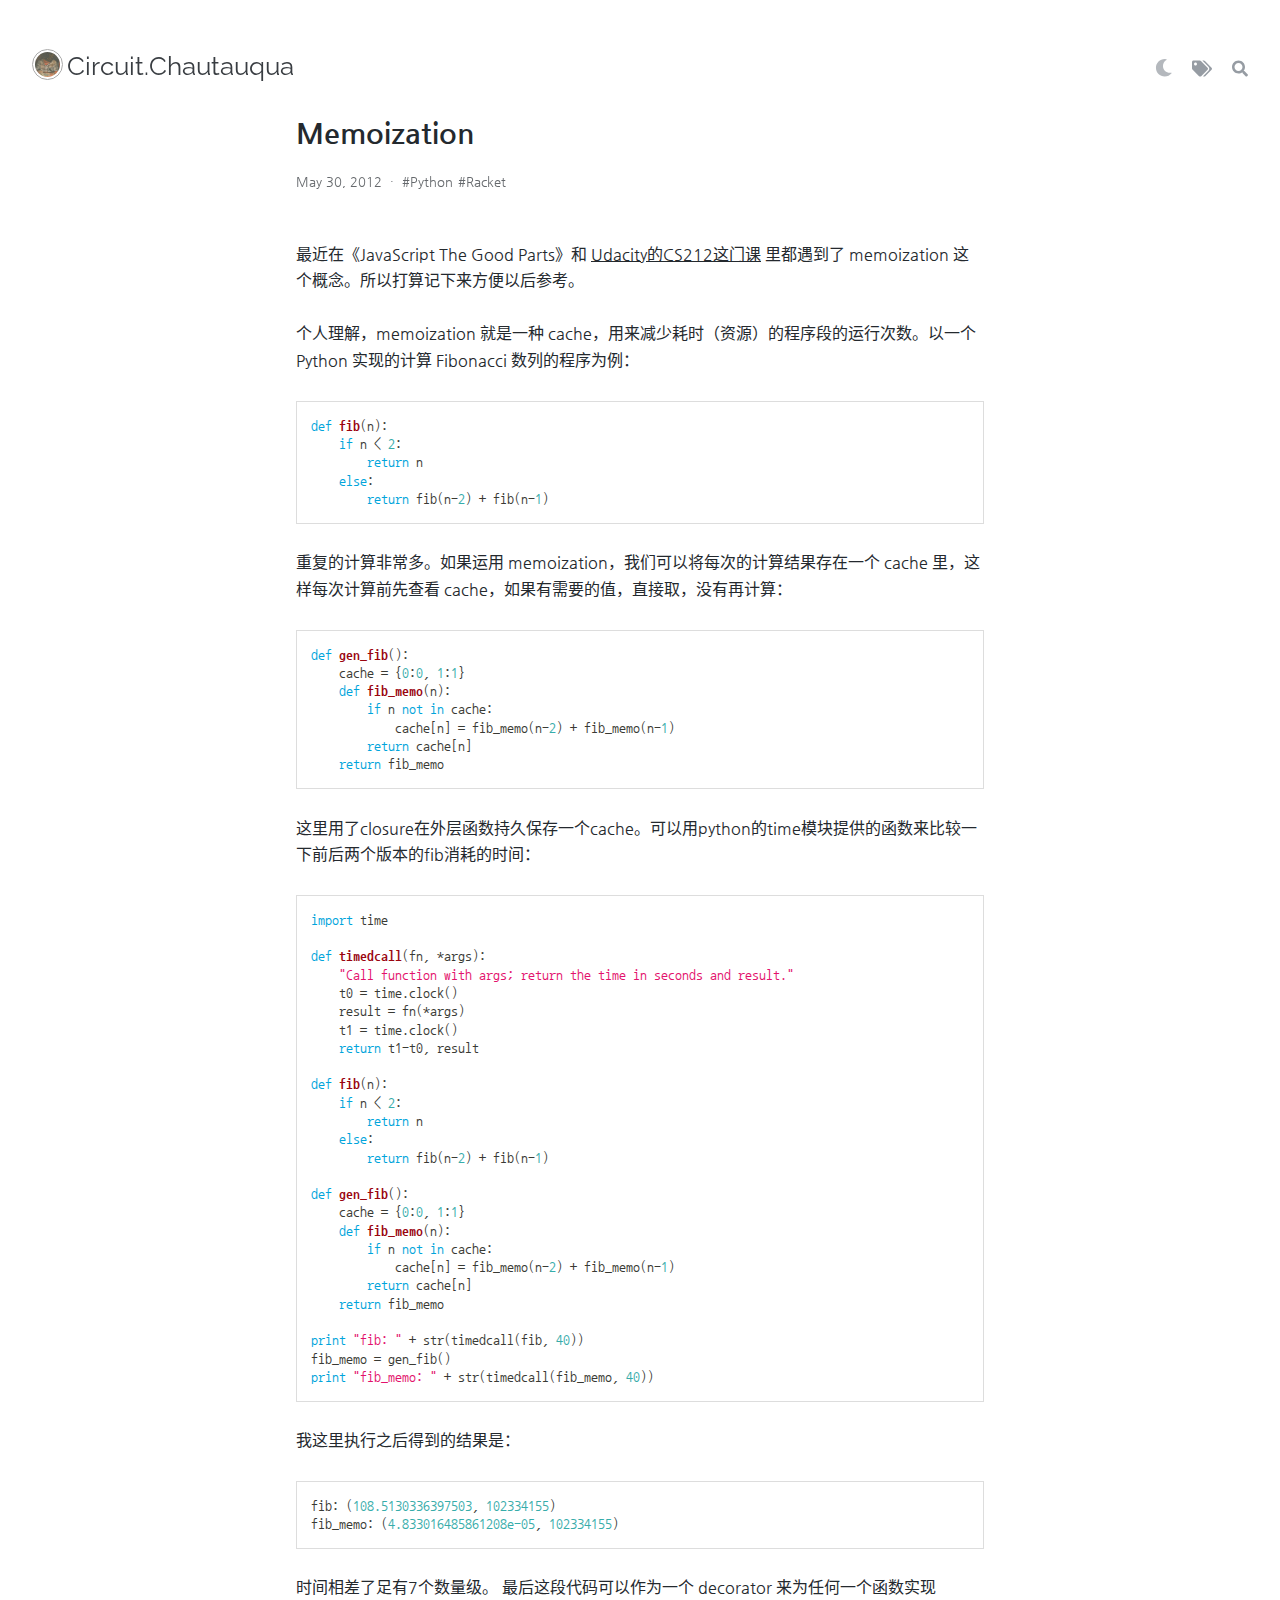
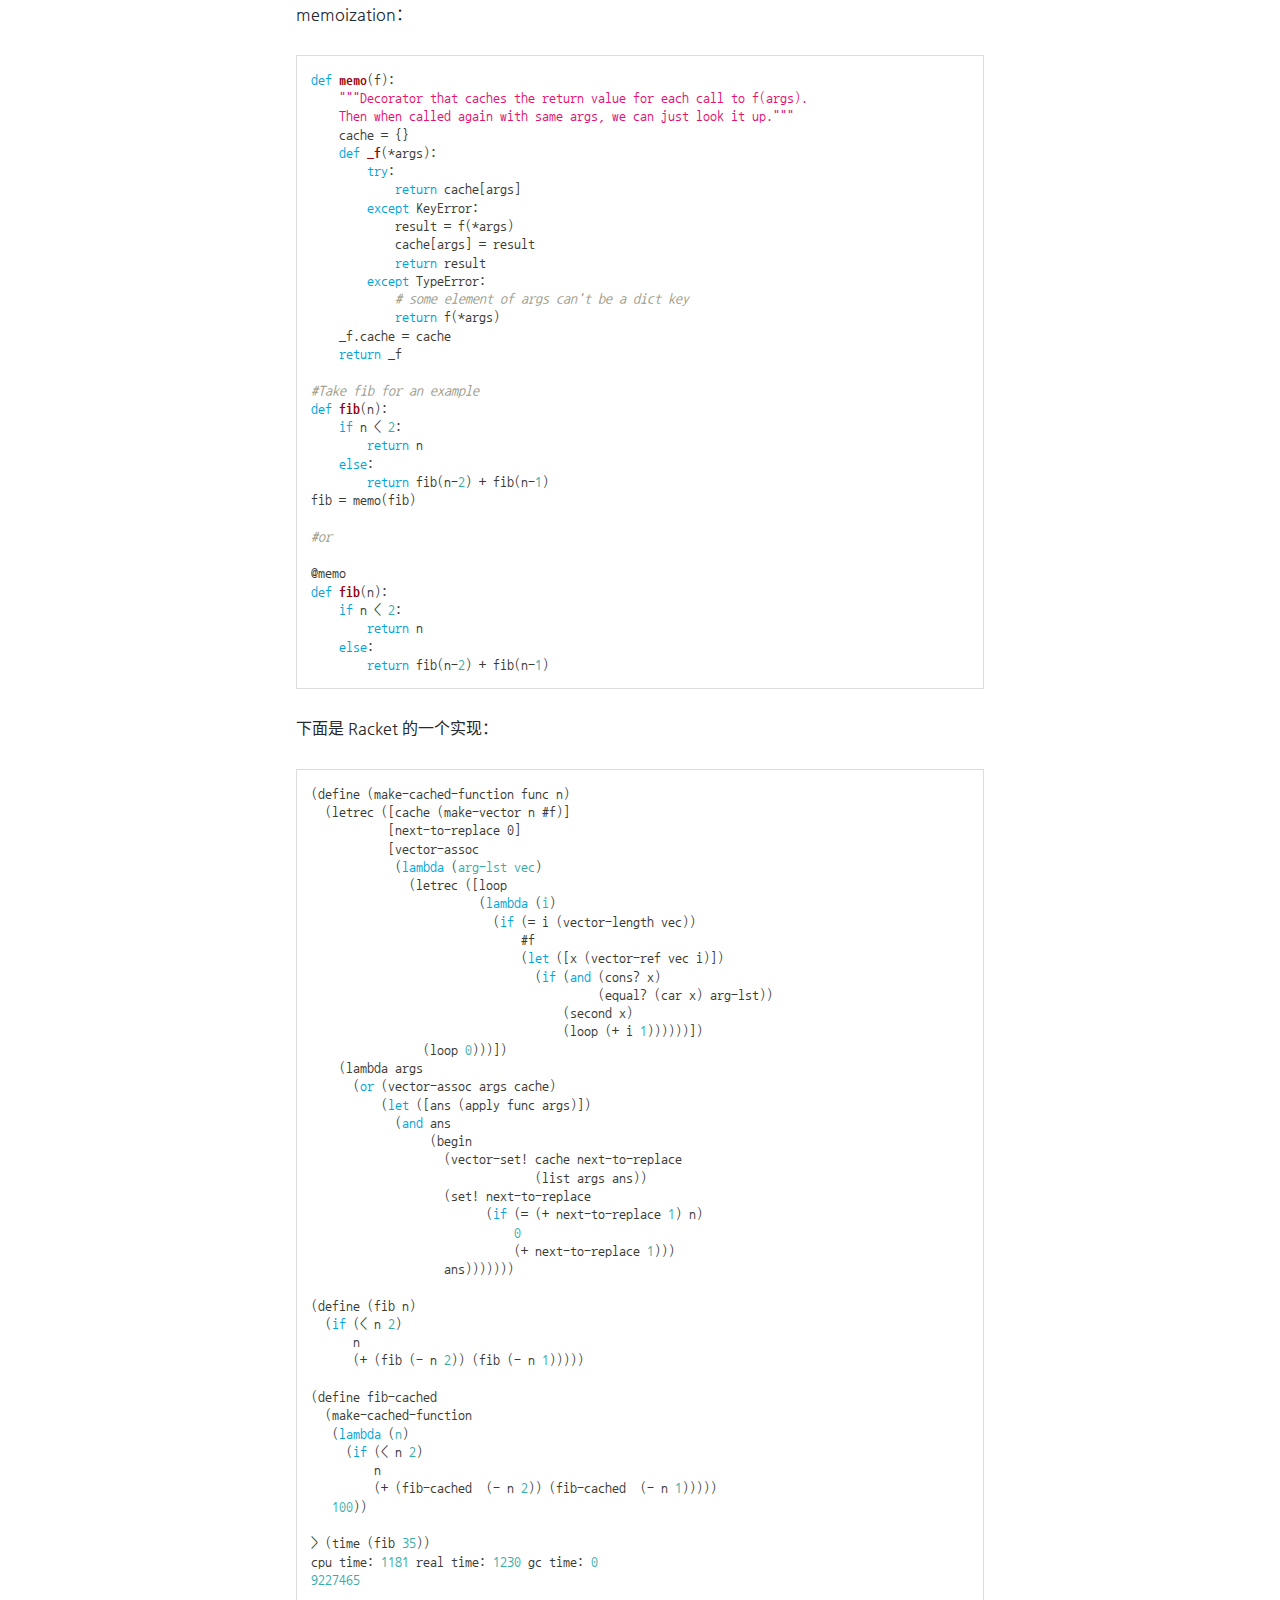
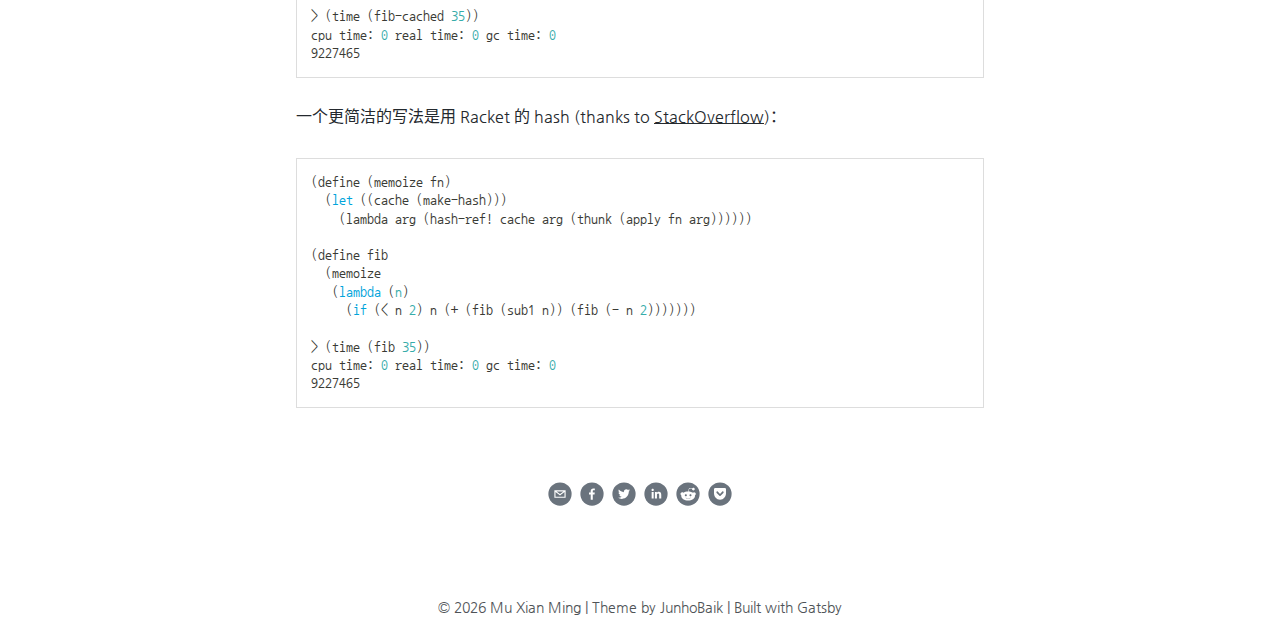
<file: memoization/index.html>
<!DOCTYPE html><html lang="zh-CN"><head><meta charSet="utf-8"/><meta http-equiv="x-ua-compatible" content="ie=edge"/><meta name="viewport" content="width=device-width, initial-scale=1, shrink-to-fit=no"/><style id="typography.js">html{font-family:sans-serif;-ms-text-size-adjust:100%;-webkit-text-size-adjust:100%}body{margin:0}article,aside,details,figcaption,figure,footer,header,main,menu,nav,section,summary{display:block}audio,canvas,progress,video{display:inline-block}audio:not([controls]){display:none;height:0}progress{vertical-align:baseline}[hidden],template{display:none}a{background-color:transparent;-webkit-text-decoration-skip:objects}a:active,a:hover{outline-width:0}abbr[title]{border-bottom:none;text-decoration:underline;text-decoration:underline dotted}b,strong{font-weight:inherit;font-weight:bolder}dfn{font-style:italic}h1{font-size:2em;margin:.67em 0}mark{background-color:#ff0;color:#000}small{font-size:80%}sub,sup{font-size:75%;line-height:0;position:relative;vertical-align:baseline}sub{bottom:-.25em}sup{top:-.5em}img{border-style:none}svg:not(:root){overflow:hidden}code,kbd,pre,samp{font-family:monospace,monospace;font-size:1em}figure{margin:1em 40px}hr{box-sizing:content-box;height:0;overflow:visible}button,input,optgroup,select,textarea{font:inherit;margin:0}optgroup{font-weight:700}button,input{overflow:visible}button,select{text-transform:none}[type=reset],[type=submit],button,html [type=button]{-webkit-appearance:button}[type=button]::-moz-focus-inner,[type=reset]::-moz-focus-inner,[type=submit]::-moz-focus-inner,button::-moz-focus-inner{border-style:none;padding:0}[type=button]:-moz-focusring,[type=reset]:-moz-focusring,[type=submit]:-moz-focusring,button:-moz-focusring{outline:1px dotted ButtonText}fieldset{border:1px solid silver;margin:0 2px;padding:.35em .625em .75em}legend{box-sizing:border-box;color:inherit;display:table;max-width:100%;padding:0;white-space:normal}textarea{overflow:auto}[type=checkbox],[type=radio]{box-sizing:border-box;padding:0}[type=number]::-webkit-inner-spin-button,[type=number]::-webkit-outer-spin-button{height:auto}[type=search]{-webkit-appearance:textfield;outline-offset:-2px}[type=search]::-webkit-search-cancel-button,[type=search]::-webkit-search-decoration{-webkit-appearance:none}::-webkit-input-placeholder{color:inherit;opacity:.54}::-webkit-file-upload-button{-webkit-appearance:button;font:inherit}html{font:100%/1.666 'Apple SD Gothic Neo','Nanum Gothic';box-sizing:border-box;overflow-y:scroll;}*{box-sizing:inherit;}*:before{box-sizing:inherit;}*:after{box-sizing:inherit;}body{color:hsla(0,0%,0%,0.8);font-family:'Apple SD Gothic Neo','Nanum Gothic';font-weight:normal;word-wrap:break-word;font-kerning:normal;-moz-font-feature-settings:"kern", "liga", "clig", "calt";-ms-font-feature-settings:"kern", "liga", "clig", "calt";-webkit-font-feature-settings:"kern", "liga", "clig", "calt";font-feature-settings:"kern", "liga", "clig", "calt";}img{max-width:100%;margin-left:0;margin-right:0;margin-top:0;padding-bottom:0;padding-left:0;padding-right:0;padding-top:0;margin-bottom:1.666rem;}h1{margin-left:0;margin-right:0;margin-top:0;padding-bottom:0;padding-left:0;padding-right:0;padding-top:0;margin-bottom:1.666rem;color:inherit;font-family:'Apple SD Gothic Neo','Nanum Gothic';font-weight:bold;text-rendering:optimizeLegibility;font-size:2rem;line-height:1.1;}h2{margin-left:0;margin-right:0;margin-top:0;padding-bottom:0;padding-left:0;padding-right:0;padding-top:0;margin-bottom:1.666rem;color:inherit;font-family:'Apple SD Gothic Neo','Nanum Gothic';font-weight:bold;text-rendering:optimizeLegibility;font-size:1.51572rem;line-height:1.1;}h3{margin-left:0;margin-right:0;margin-top:0;padding-bottom:0;padding-left:0;padding-right:0;padding-top:0;margin-bottom:1.666rem;color:inherit;font-family:'Apple SD Gothic Neo','Nanum Gothic';font-weight:bold;text-rendering:optimizeLegibility;font-size:1.31951rem;line-height:1.1;}h4{margin-left:0;margin-right:0;margin-top:0;padding-bottom:0;padding-left:0;padding-right:0;padding-top:0;margin-bottom:1.666rem;color:inherit;font-family:'Apple SD Gothic Neo','Nanum Gothic';font-weight:bold;text-rendering:optimizeLegibility;font-size:1rem;line-height:1.1;}h5{margin-left:0;margin-right:0;margin-top:0;padding-bottom:0;padding-left:0;padding-right:0;padding-top:0;margin-bottom:1.666rem;color:inherit;font-family:'Apple SD Gothic Neo','Nanum Gothic';font-weight:bold;text-rendering:optimizeLegibility;font-size:0.87055rem;line-height:1.1;}h6{margin-left:0;margin-right:0;margin-top:0;padding-bottom:0;padding-left:0;padding-right:0;padding-top:0;margin-bottom:1.666rem;color:inherit;font-family:'Apple SD Gothic Neo','Nanum Gothic';font-weight:bold;text-rendering:optimizeLegibility;font-size:0.81225rem;line-height:1.1;}hgroup{margin-left:0;margin-right:0;margin-top:0;padding-bottom:0;padding-left:0;padding-right:0;padding-top:0;margin-bottom:1.666rem;}ul{margin-left:1.666rem;margin-right:0;margin-top:0;padding-bottom:0;padding-left:0;padding-right:0;padding-top:0;margin-bottom:1.666rem;list-style-position:outside;list-style-image:none;}ol{margin-left:1.666rem;margin-right:0;margin-top:0;padding-bottom:0;padding-left:0;padding-right:0;padding-top:0;margin-bottom:1.666rem;list-style-position:outside;list-style-image:none;}dl{margin-left:0;margin-right:0;margin-top:0;padding-bottom:0;padding-left:0;padding-right:0;padding-top:0;margin-bottom:1.666rem;}dd{margin-left:0;margin-right:0;margin-top:0;padding-bottom:0;padding-left:0;padding-right:0;padding-top:0;margin-bottom:1.666rem;}p{margin-left:0;margin-right:0;margin-top:0;padding-bottom:0;padding-left:0;padding-right:0;padding-top:0;margin-bottom:1.666rem;}figure{margin-left:0;margin-right:0;margin-top:0;padding-bottom:0;padding-left:0;padding-right:0;padding-top:0;margin-bottom:1.666rem;}pre{margin-left:0;margin-right:0;margin-top:0;padding-bottom:0;padding-left:0;padding-right:0;padding-top:0;margin-bottom:1.666rem;font-size:0.85rem;line-height:1.666rem;}table{margin-left:0;margin-right:0;margin-top:0;padding-bottom:0;padding-left:0;padding-right:0;padding-top:0;margin-bottom:1.666rem;font-size:1rem;line-height:1.666rem;border-collapse:collapse;width:100%;}fieldset{margin-left:0;margin-right:0;margin-top:0;padding-bottom:0;padding-left:0;padding-right:0;padding-top:0;margin-bottom:1.666rem;}blockquote{margin-left:1.666rem;margin-right:1.666rem;margin-top:0;padding-bottom:0;padding-left:0;padding-right:0;padding-top:0;margin-bottom:1.666rem;}form{margin-left:0;margin-right:0;margin-top:0;padding-bottom:0;padding-left:0;padding-right:0;padding-top:0;margin-bottom:1.666rem;}noscript{margin-left:0;margin-right:0;margin-top:0;padding-bottom:0;padding-left:0;padding-right:0;padding-top:0;margin-bottom:1.666rem;}iframe{margin-left:0;margin-right:0;margin-top:0;padding-bottom:0;padding-left:0;padding-right:0;padding-top:0;margin-bottom:1.666rem;}hr{margin-left:0;margin-right:0;margin-top:0;padding-bottom:0;padding-left:0;padding-right:0;padding-top:0;margin-bottom:calc(1.666rem - 1px);background:hsla(0,0%,0%,0.2);border:none;height:1px;}address{margin-left:0;margin-right:0;margin-top:0;padding-bottom:0;padding-left:0;padding-right:0;padding-top:0;margin-bottom:1.666rem;}b{font-weight:bold;}strong{font-weight:bold;}dt{font-weight:bold;}th{font-weight:bold;}li{margin-bottom:calc(1.666rem / 2);}ol li{padding-left:0;}ul li{padding-left:0;}li > ol{margin-left:1.666rem;margin-bottom:calc(1.666rem / 2);margin-top:calc(1.666rem / 2);}li > ul{margin-left:1.666rem;margin-bottom:calc(1.666rem / 2);margin-top:calc(1.666rem / 2);}blockquote *:last-child{margin-bottom:0;}li *:last-child{margin-bottom:0;}p *:last-child{margin-bottom:0;}li > p{margin-bottom:calc(1.666rem / 2);}code{font-size:0.85rem;line-height:1.666rem;}kbd{font-size:0.85rem;line-height:1.666rem;}samp{font-size:0.85rem;line-height:1.666rem;}abbr{border-bottom:1px dotted hsla(0,0%,0%,0.5);cursor:help;}acronym{border-bottom:1px dotted hsla(0,0%,0%,0.5);cursor:help;}abbr[title]{border-bottom:1px dotted hsla(0,0%,0%,0.5);cursor:help;text-decoration:none;}thead{text-align:left;}td,th{text-align:left;border-bottom:1px solid hsla(0,0%,0%,0.12);font-feature-settings:"tnum";-moz-font-feature-settings:"tnum";-ms-font-feature-settings:"tnum";-webkit-font-feature-settings:"tnum";padding-left:1.11067rem;padding-right:1.11067rem;padding-top:0.833rem;padding-bottom:calc(0.833rem - 1px);}th:first-child,td:first-child{padding-left:0;}th:last-child,td:last-child{padding-right:0;}</style><style data-href="/styles.24001ec4dd3786dffc63.css">.blog-post-container{padding-bottom:2rem}.blog-post-container .ad,.blog-post-container>div{max-width:720px;margin:0 auto}.blog-post-container .blog-post{padding:1rem}.blog-post-container .blog-post a{-webkit-text-decoration-line:underline;text-decoration-line:underline}.blog-post-container .blog-post .blog-post-title{font-size:1.8rem;margin:0;line-height:1.5;word-break:keep-all}@media screen and (max-width:559px){.blog-post-container .blog-post .blog-post-title{font-size:1.2rem}}.blog-post-container .blog-post .blog-post-info{display:flex;margin-top:1rem;font-size:.84rem;align-items:flex-start;justify-content:space-between}.blog-post-container .blog-post .blog-post-info>.dot{margin:0 .5rem;opacity:.7}.blog-post-container .blog-post .blog-post-info .date-wrap{display:flex;align-items:center;opacity:.7}.blog-post-container .blog-post .blog-post-info .date-wrap .update-date,.blog-post-container .blog-post .blog-post-info .date-wrap .write-date{display:block;white-space:nowrap}.blog-post-container .blog-post .blog-post-info .date-wrap>:nth-child(2){margin-left:.25rem}.blog-post-container .blog-post .blog-post-info .blog-post-tag-list{display:flex;margin:0;flex-wrap:wrap;flex-grow:1}.blog-post-container .blog-post .blog-post-info .blog-post-tag-list .blog-post-tag{list-style:none;margin:0 .3rem 0 0}.blog-post-container .blog-post .blog-post-info .blog-post-tag-list .blog-post-tag a{opacity:.7;text-decoration:none;transition:opacity .3s}.blog-post-container .blog-post .blog-post-info .blog-post-tag-list .blog-post-tag a:hover{opacity:1}.blog-post-container .blog-post .blog-post-info .blog-post-inside-toc{display:none;align-self:flex-end}@media screen and (max-width:1160px){.blog-post-container .blog-post .blog-post-info .blog-post-inside-toc{display:inline-block}}.blog-post-container .blog-post .blog-post-info .blog-post-inside-toc .toc-button{cursor:pointer;opacity:.5}.blog-post-container .blog-post .blog-post-info .blog-post-inside-toc .toc-button:hover{opacity:.9}.blog-post-container .blog-post .series{display:flex;flex-direction:column;justify-content:flex-end;margin-top:2rem}.blog-post-container .blog-post .series .icon-wrap>svg{height:.8rem}.blog-post-container .blog-post .series .series-head{display:flex;align-items:center;justify-content:flex-end}.blog-post-container .blog-post .series .series-head .head{font-weight:700;-webkit-user-select:none;-ms-user-select:none;user-select:none}.blog-post-container .blog-post .series .series-head .icon-wrap{text-align:center;width:1.5rem}.blog-post-container .blog-post .series .series-list{display:flex;margin:.25rem 0 0;flex-direction:column;align-items:flex-end;font-size:.8rem;line-height:1.3}.blog-post-container .blog-post .series .series-list .series-item{list-style:none;margin:0;opacity:.4;transition:opacity all .2s}.blog-post-container .blog-post .series .series-list .series-item:hover{opacity:.9}.blog-post-container .blog-post .series .series-list .series-item>a{text-decoration:none;display:flex}.blog-post-container .blog-post .series .series-list .series-item>a .icon-wrap{min-width:1.5rem;width:1.5rem;text-align:center}.blog-post-container .blog-post .series .series-list .series-item.current-series{opacity:.7}.blog-post-container .blog-post .inside-toc-wrap{display:flex;justify-content:flex-end}.blog-post-container .blog-post .blog-post-content{margin-top:3rem}.blog-post-container .social-share{display:flex;margin-top:2rem;flex-direction:column;align-items:center}.blog-post-container .social-share ul{display:flex;margin:0}.blog-post-container .social-share ul li.social-share-item{list-style:none;margin:0 .25rem}.blog-post-container .social-share ul li.social-share-item circle{fill:#6a737d;transition:fill .3s}.blog-post-container .social-share ul li.social-share-item:hover.email circle{fill:#b8b8b8}.blog-post-container .social-share ul li.social-share-item:hover.facebook circle{fill:#3b5998}.blog-post-container .social-share ul li.social-share-item:hover.twitter circle{fill:#00aced}.blog-post-container .social-share ul li.social-share-item:hover.linkedin circle{fill:#007fb1}.blog-post-container .social-share ul li.social-share-item:hover.reddit circle{fill:#5f99cf}.blog-post-container .social-share ul li.social-share-item:hover.pocket circle{fill:#ef3f56}.blog-post-container .ad{margin-top:2rem;margin-bottom:2rem}.blog-post-container .ad-dev,.blog-post-container .comments-dev{display:flex;border:1px dotted grey;min-height:15rem;flex-direction:column;align-items:center;justify-content:center;-webkit-user-select:none;-ms-user-select:none;user-select:none}.blog-post-container .ad-dev>:first-child,.blog-post-container .comments-dev>:first-child{opacity:.8}.blog-post-container .ad-dev>:nth-child(2),.blog-post-container .comments-dev>:nth-child(2){font-size:.9rem;opacity:.5}.blog-post-container .ad-dev.comments-dev,.blog-post-container .comments-dev.comments-dev{min-height:20rem}.blog-post-container .comments{padding:1rem}#layout.dark code[class*=language-],#layout.dark pre[class*=language-]{color:#fff;text-shadow:0 1px 1px #000;font-family:Menlo,Monaco,Courier New,monospace;direction:ltr;text-align:left;word-spacing:normal;white-space:pre;word-wrap:normal;line-height:1.4;background:none;border:0;-moz-tab-size:4;-o-tab-size:4;tab-size:4;-webkit-hyphens:none;-ms-hyphens:none;hyphens:none}#layout.dark pre[class*=language-] code{float:left;padding:0 15px 0 0}#layout.dark :not(pre)>code[class*=language-],#layout.dark pre[class*=language-]{background:#222}#layout.dark pre[class*=language-]{padding:15px;overflow:auto;border-radius:8px}#layout.dark :not(pre)>code[class*=language-]{padding:5px 10px;line-height:1;border-radius:3px}#layout.dark .token.cdata,#layout.dark .token.comment,#layout.dark .token.doctype,#layout.dark .token.prolog{color:#797979}#layout.dark .token.operator,#layout.dark .token.punctuation,#layout.dark .token.selector{color:#fff}#layout.dark .token.namespace{opacity:.7}#layout.dark .token.boolean,#layout.dark .token.tag{color:#ffd893}#layout.dark .token.atrule,#layout.dark .token.attr-value,#layout.dark .token.hex,#layout.dark .token.string{color:#b0c975}#layout.dark .token.attr-name,#layout.dark .token.entity,#layout.dark .token.keyword,#layout.dark .token.property,#layout.dark .token.url{color:#c27628}#layout.dark .token.regex{color:#9b71c6}#layout.dark .token.entity{cursor:help}#layout.dark .token.constant,#layout.dark .token.function{color:#e5a638}#layout.dark .token.variable{color:#fdfba8}#layout.dark .token.number{color:#8799b0}#layout.dark .token.deliminator,#layout.dark .token.important{color:#e45734}#layout.dark pre[data-line]{position:relative;padding:1em 0 1em 3em}#layout.dark .line-highlight{position:absolute;left:0;right:0;margin-top:1em;background:hsla(0,0%,100%,.2);pointer-events:none;line-height:inherit;white-space:pre}#layout.dark .line-highlight:before,#layout.dark .line-highlight[data-end]:after{content:attr(data-start);position:absolute;top:.3em;left:.6em;min-width:1em;padding:0 .5em;background-color:hsla(0,0%,100%,.3);color:#fff;font:700 65%/1.5 sans-serif;text-align:center;border-radius:8px;text-shadow:none}#layout.dark .line-highlight[data-end]:after{content:attr(data-end);top:auto;bottom:.4em}#layout.dark .line-numbers-rows{margin:0}#layout.dark .line-numbers-rows span{padding-right:10px;border-right:3px solid #d9d336}#layout.light code[class*=language-],#layout.light pre[class*=language-]{color:#393a34;font-family:Consolas,Bitstream Vera Sans Mono,Courier New,Courier,monospace;direction:ltr;text-align:left;white-space:pre;word-spacing:normal;word-break:normal;font-size:.9em;line-height:1.2em;-moz-tab-size:4;-o-tab-size:4;tab-size:4;-webkit-hyphens:none;-ms-hyphens:none;hyphens:none}#layout.light pre>code[class*=language-]{font-size:1em}#layout.light code[class*=language-]::selection,#layout.light code[class*=language-] ::selection,#layout.light pre[class*=language-]::selection,#layout.light pre[class*=language-] ::selection{background:#b3d4fc}#layout.light pre[class*=language-]{padding:1em;overflow:auto;border:1px solid #ddd;background-color:#fff}#layout.light :not(pre)>code[class*=language-]{padding:1px .2em;background:#f8f8f8;border:1px solid #ddd}#layout.light .token.cdata,#layout.light .token.comment,#layout.light .token.doctype,#layout.light .token.prolog{color:#998;font-style:italic}#layout.light .token.namespace{opacity:.7}#layout.light .token.attr-value,#layout.light .token.string{color:#e3116c}#layout.light .token.operator,#layout.light .token.punctuation{color:#393a34}#layout.light .token.boolean,#layout.light .token.constant,#layout.light .token.entity,#layout.light .token.inserted,#layout.light .token.number,#layout.light .token.property,#layout.light .token.regex,#layout.light .token.symbol,#layout.light .token.url,#layout.light .token.variable{color:#36acaa}#layout.light .language-autohotkey .token.selector,#layout.light .token.atrule,#layout.light .token.attr-name,#layout.light .token.keyword{color:#00a4db}#layout.light .language-autohotkey .token.tag,#layout.light .token.deleted,#layout.light .token.function{color:#9a050f}#layout.light .language-autohotkey .token.keyword,#layout.light .token.selector,#layout.light .token.tag{color:#00009f}#layout.light .token.bold,#layout.light .token.function,#layout.light .token.important{font-weight:700}#layout.light .token.italic{font-style:italic}.blog-post-content h1{margin-top:4rem;margin-bottom:1.5rem}.blog-post-content h2{margin-top:3rem;margin-bottom:1.5rem}.blog-post-content h3{margin-top:2rem;margin-bottom:1rem}.blog-post-content ul{margin-top:0;margin-bottom:0}.blog-post-content ul p{margin:0}.blog-post-content li{margin-bottom:0}.blog-post-content>ul{margin-bottom:1rem}.blog-post-content hr{margin:1.5rem 0}.blog-post-content code{font-family:Nanum Gothic Coding!important}.blog-post-content blockquote{font-size:.9rem;border-left:4px solid #6a737d;margin:0 0 1rem;padding:0 1rem;opacity:.8}@font-face{font-family:KaTeX_AMS;src:url(/static/KaTeX_AMS-Regular-e78e28b4834954df047e4925e9dbf354.woff2) format("woff2"),url(/static/KaTeX_AMS-Regular-7f06b4e30317f784d61d26686aed0ab2.woff) format("woff"),url(/static/KaTeX_AMS-Regular-aaf4eee9fba9907d61c3935e0b6a54ae.ttf) format("truetype");font-weight:400;font-style:normal}@font-face{font-family:KaTeX_Caligraphic;src:url(/static/KaTeX_Caligraphic-Bold-4ec58befa687e9752c3c91cd9bcf1bcb.woff2) format("woff2"),url(/static/KaTeX_Caligraphic-Bold-1e802ca9dedc4ed4e3c6f645e4316128.woff) format("woff"),url(/static/KaTeX_Caligraphic-Bold-021dd4dc61ee5f5cdf315f43b48c094b.ttf) format("truetype");font-weight:700;font-style:normal}@font-face{font-family:KaTeX_Caligraphic;src:url(/static/KaTeX_Caligraphic-Regular-7edb53b6693d75b8a2232481eea1a52c.woff2) format("woff2"),url(/static/KaTeX_Caligraphic-Regular-d3b46c3a530116933081d9d74e3e9fe8.woff) format("woff"),url(/static/KaTeX_Caligraphic-Regular-d49f2d55ce4f40f982d8ba63d746fbf9.ttf) format("truetype");font-weight:400;font-style:normal}@font-face{font-family:KaTeX_Fraktur;src:url(/static/KaTeX_Fraktur-Bold-d5b59ec9764e10f4a82369ae29f3ac58.woff2) format("woff2"),url(/static/KaTeX_Fraktur-Bold-c4c8cab7d5be97b2bb283e531c077355.woff) format("woff"),url(/static/KaTeX_Fraktur-Bold-a31e7cba7b7221ebf1a2ae545fb306b2.ttf) format("truetype");font-weight:700;font-style:normal}@font-face{font-family:KaTeX_Fraktur;src:url(/static/KaTeX_Fraktur-Regular-32a5339eb809f381a7357ba56f82aab3.woff2) format("woff2"),url(/static/KaTeX_Fraktur-Regular-b7d9c46bff5d51da6209e355cc4a235d.woff) format("woff"),url(/static/KaTeX_Fraktur-Regular-a48dad4f58c82e38a10da0ceebb86370.ttf) format("truetype");font-weight:400;font-style:normal}@font-face{font-family:KaTeX_Main;src:url(/static/KaTeX_Main-Bold-8e1e01c4b1207c0a383d9a2b4f86e637.woff2) format("woff2"),url(/static/KaTeX_Main-Bold-22086eb5d97009c3e99bcc1d16ce6865.woff) format("woff"),url(/static/KaTeX_Main-Bold-9ceff51b3cb7ce6eb4e8efa8163a1472.ttf) format("truetype");font-weight:700;font-style:normal}@font-face{font-family:KaTeX_Main;src:url(/static/KaTeX_Main-BoldItalic-284a17fe5baf72ff8217d4c7e70c0f82.woff2) format("woff2"),url(/static/KaTeX_Main-BoldItalic-4c57dbc44bfff1fdf08a59cf556fdab3.woff) format("woff"),url(/static/KaTeX_Main-BoldItalic-e8b44b990516dab7937bf240fde8b46a.ttf) format("truetype");font-weight:700;font-style:italic}@font-face{font-family:KaTeX_Main;src:url(/static/KaTeX_Main-Italic-e533d5a2506cf053cd671b335ec04dde.woff2) format("woff2"),url(/static/KaTeX_Main-Italic-99be0e10c38cd42466e6fe1665ef9536.woff) format("woff"),url(/static/KaTeX_Main-Italic-29c86397e75cdcb3135af8295f1c2e28.ttf) format("truetype");font-weight:400;font-style:italic}@font-face{font-family:KaTeX_Main;src:url(/static/KaTeX_Main-Regular-5c734d78610fa35282f3379f866707f2.woff2) format("woff2"),url(/static/KaTeX_Main-Regular-b741441f6d71014d0453ca3ebc884dd4.woff) format("woff"),url(/static/KaTeX_Main-Regular-5c94aef490324b0925dbe5f643e8fd04.ttf) format("truetype");font-weight:400;font-style:normal}@font-face{font-family:KaTeX_Math;src:url(/static/KaTeX_Math-BoldItalic-d747bd1e7a6a43864285edd73dcde253.woff2) format("woff2"),url(/static/KaTeX_Math-BoldItalic-b13731ef4e2bfc3d8d859271e39550fc.woff) format("woff"),url(/static/KaTeX_Math-BoldItalic-9a2834a9ff8ab411153571e0e55ac693.ttf) format("truetype");font-weight:700;font-style:italic}@font-face{font-family:KaTeX_Math;src:url(/static/KaTeX_Math-Italic-4ad08b826b8065e1eab85324d726538c.woff2) format("woff2"),url(/static/KaTeX_Math-Italic-f0303906c2a67ac63bf1e8ccd638a89e.woff) format("woff"),url(/static/KaTeX_Math-Italic-291e76b8871b84560701bd29f9d1dcc7.ttf) format("truetype");font-weight:400;font-style:italic}@font-face{font-family:"KaTeX_SansSerif";src:url(/static/KaTeX_SansSerif-Bold-6e0830bee40435e72165345e0682fbfc.woff2) format("woff2"),url(/static/KaTeX_SansSerif-Bold-3fb419559955e3ce75619f1a5e8c6c84.woff) format("woff"),url(/static/KaTeX_SansSerif-Bold-7dc027cba9f7b11ec92af4a311372a85.ttf) format("truetype");font-weight:700;font-style:normal}@font-face{font-family:"KaTeX_SansSerif";src:url(/static/KaTeX_SansSerif-Italic-fba01c9c6fb2866a0f95bcacb2c187a5.woff2) format("woff2"),url(/static/KaTeX_SansSerif-Italic-727a9b0d97d72d2fc0228fe4e07fb4d8.woff) format("woff"),url(/static/KaTeX_SansSerif-Italic-4059868e460d2d2e6be18e180d20c43d.ttf) format("truetype");font-weight:400;font-style:italic}@font-face{font-family:"KaTeX_SansSerif";src:url(/static/KaTeX_SansSerif-Regular-d929cd671b19f0cfea55b6200fb47461.woff2) format("woff2"),url(/static/KaTeX_SansSerif-Regular-2555754a67062cac3a0913b715ab982f.woff) format("woff"),url(/static/KaTeX_SansSerif-Regular-5c58d168c0b66d2c32234a6718e74dfb.ttf) format("truetype");font-weight:400;font-style:normal}@font-face{font-family:KaTeX_Script;src:url(/static/KaTeX_Script-Regular-755e2491f13b5269f0afd5a56f7aa692.woff2) format("woff2"),url(/static/KaTeX_Script-Regular-d524c9a5b62a17f98f4a97af37fea735.woff) format("woff"),url(/static/KaTeX_Script-Regular-d12ea9efb375f9dc331f562e69892638.ttf) format("truetype");font-weight:400;font-style:normal}@font-face{font-family:KaTeX_Size1;src:url([data-uri]) format("woff2"),url([data-uri]) format("woff"),url(/static/KaTeX_Size1-Regular-7342d45b052c3a2abc21049959fbab7f.ttf) format("truetype");font-weight:400;font-style:normal}@font-face{font-family:KaTeX_Size2;src:url([data-uri]) format("woff2"),url([data-uri]) format("woff"),url(/static/KaTeX_Size2-Regular-eb130dcc661de766c999c60ba1525a88.ttf) format("truetype");font-weight:400;font-style:normal}@font-face{font-family:KaTeX_Size3;src:url([data-uri]) format("woff2"),url([data-uri]) format("woff"),url([data-uri]) format("truetype");font-weight:400;font-style:normal}@font-face{font-family:KaTeX_Size4;src:url([data-uri]) format("woff2"),url([data-uri]) format("woff"),url(/static/KaTeX_Size4-Regular-ad7672524b64b730dfd176140a8945cb.ttf) format("truetype");font-weight:400;font-style:normal}@font-face{font-family:KaTeX_Typewriter;src:url(/static/KaTeX_Typewriter-Regular-6cc31ea5c223c88705a13727a71417fa.woff2) format("woff2"),url(/static/KaTeX_Typewriter-Regular-3fe216d2a5f736c560cde71984554b64.woff) format("woff"),url(/static/KaTeX_Typewriter-Regular-257023560753aeb0b89b7e434d3da17f.ttf) format("truetype");font-weight:400;font-style:normal}.katex{font:normal 1.21em KaTeX_Main,Times New Roman,serif;line-height:1.2;text-indent:0;text-rendering:auto}.katex *{-ms-high-contrast-adjust:none!important}.katex .katex-version:after{content:"0.10.2"}.katex .katex-mathml{position:absolute;clip:rect(1px,1px,1px,1px);padding:0;border:0;height:1px;width:1px;overflow:hidden}.katex .katex-html>.newline{display:block}.katex .base{position:relative;white-space:nowrap;width:-webkit-min-content;width:-moz-min-content;width:min-content}.katex .base,.katex .strut{display:inline-block}.katex .textbf{font-weight:700}.katex .textit{font-style:italic}.katex .textrm{font-family:KaTeX_Main}.katex .textsf{font-family:KaTeX_SansSerif}.katex .texttt{font-family:KaTeX_Typewriter}.katex .mathdefault{font-family:KaTeX_Math;font-style:italic}.katex .mathit{font-family:KaTeX_Main;font-style:italic}.katex .mathrm{font-style:normal}.katex .mathbf{font-family:KaTeX_Main;font-weight:700}.katex .boldsymbol{font-family:KaTeX_Math;font-weight:700;font-style:italic}.katex .amsrm,.katex .mathbb,.katex .textbb{font-family:KaTeX_AMS}.katex .mathcal{font-family:KaTeX_Caligraphic}.katex .mathfrak,.katex .textfrak{font-family:KaTeX_Fraktur}.katex .mathtt{font-family:KaTeX_Typewriter}.katex .mathscr,.katex .textscr{font-family:KaTeX_Script}.katex .mathsf,.katex .textsf{font-family:KaTeX_SansSerif}.katex .mathboldsf,.katex .textboldsf{font-family:KaTeX_SansSerif;font-weight:700}.katex .mathitsf,.katex .textitsf{font-family:KaTeX_SansSerif;font-style:italic}.katex .mainrm{font-family:KaTeX_Main;font-style:normal}.katex .vlist-t{display:inline-table;table-layout:fixed}.katex .vlist-r{display:table-row}.katex .vlist{display:table-cell;vertical-align:bottom;position:relative}.katex .vlist>span{display:block;height:0;position:relative}.katex .vlist>span>span{display:inline-block}.katex .vlist>span>.pstrut{overflow:hidden;width:0}.katex .vlist-t2{margin-right:-2px}.katex .vlist-s{display:table-cell;vertical-align:bottom;font-size:1px;width:2px;min-width:2px}.katex .msupsub{text-align:left}.katex .mfrac>span>span{text-align:center}.katex .mfrac .frac-line{display:inline-block;width:100%;border-bottom-style:solid}.katex .hdashline,.katex .hline,.katex .mfrac .frac-line,.katex .overline .overline-line,.katex .rule,.katex .underline .underline-line{min-height:1px}.katex .mspace{display:inline-block}.katex .clap,.katex .llap,.katex .rlap{width:0;position:relative}.katex .clap>.inner,.katex .llap>.inner,.katex .rlap>.inner{position:absolute}.katex .clap>.fix,.katex .llap>.fix,.katex .rlap>.fix{display:inline-block}.katex .llap>.inner{right:0}.katex .clap>.inner,.katex .rlap>.inner{left:0}.katex .clap>.inner>span{margin-left:-50%;margin-right:50%}.katex .rule{display:inline-block;border:0 solid;position:relative}.katex .hline,.katex .overline .overline-line,.katex .underline .underline-line{display:inline-block;width:100%;border-bottom-style:solid}.katex .hdashline{display:inline-block;width:100%;border-bottom-style:dashed}.katex .sqrt>.root{margin-left:.27777778em;margin-right:-.55555556em}.katex .fontsize-ensurer,.katex .sizing{display:inline-block}.katex .fontsize-ensurer.reset-size1.size1,.katex .sizing.reset-size1.size1{font-size:1em}.katex .fontsize-ensurer.reset-size1.size2,.katex .sizing.reset-size1.size2{font-size:1.2em}.katex .fontsize-ensurer.reset-size1.size3,.katex .sizing.reset-size1.size3{font-size:1.4em}.katex .fontsize-ensurer.reset-size1.size4,.katex .sizing.reset-size1.size4{font-size:1.6em}.katex .fontsize-ensurer.reset-size1.size5,.katex .sizing.reset-size1.size5{font-size:1.8em}.katex .fontsize-ensurer.reset-size1.size6,.katex .sizing.reset-size1.size6{font-size:2em}.katex .fontsize-ensurer.reset-size1.size7,.katex .sizing.reset-size1.size7{font-size:2.4em}.katex .fontsize-ensurer.reset-size1.size8,.katex .sizing.reset-size1.size8{font-size:2.88em}.katex .fontsize-ensurer.reset-size1.size9,.katex .sizing.reset-size1.size9{font-size:3.456em}.katex .fontsize-ensurer.reset-size1.size10,.katex .sizing.reset-size1.size10{font-size:4.148em}.katex .fontsize-ensurer.reset-size1.size11,.katex .sizing.reset-size1.size11{font-size:4.976em}.katex .fontsize-ensurer.reset-size2.size1,.katex .sizing.reset-size2.size1{font-size:.83333333em}.katex .fontsize-ensurer.reset-size2.size2,.katex .sizing.reset-size2.size2{font-size:1em}.katex .fontsize-ensurer.reset-size2.size3,.katex .sizing.reset-size2.size3{font-size:1.16666667em}.katex .fontsize-ensurer.reset-size2.size4,.katex .sizing.reset-size2.size4{font-size:1.33333333em}.katex .fontsize-ensurer.reset-size2.size5,.katex .sizing.reset-size2.size5{font-size:1.5em}.katex .fontsize-ensurer.reset-size2.size6,.katex .sizing.reset-size2.size6{font-size:1.66666667em}.katex .fontsize-ensurer.reset-size2.size7,.katex .sizing.reset-size2.size7{font-size:2em}.katex .fontsize-ensurer.reset-size2.size8,.katex .sizing.reset-size2.size8{font-size:2.4em}.katex .fontsize-ensurer.reset-size2.size9,.katex .sizing.reset-size2.size9{font-size:2.88em}.katex .fontsize-ensurer.reset-size2.size10,.katex .sizing.reset-size2.size10{font-size:3.45666667em}.katex .fontsize-ensurer.reset-size2.size11,.katex .sizing.reset-size2.size11{font-size:4.14666667em}.katex .fontsize-ensurer.reset-size3.size1,.katex .sizing.reset-size3.size1{font-size:.71428571em}.katex .fontsize-ensurer.reset-size3.size2,.katex .sizing.reset-size3.size2{font-size:.85714286em}.katex .fontsize-ensurer.reset-size3.size3,.katex .sizing.reset-size3.size3{font-size:1em}.katex .fontsize-ensurer.reset-size3.size4,.katex .sizing.reset-size3.size4{font-size:1.14285714em}.katex .fontsize-ensurer.reset-size3.size5,.katex .sizing.reset-size3.size5{font-size:1.28571429em}.katex .fontsize-ensurer.reset-size3.size6,.katex .sizing.reset-size3.size6{font-size:1.42857143em}.katex .fontsize-ensurer.reset-size3.size7,.katex .sizing.reset-size3.size7{font-size:1.71428571em}.katex .fontsize-ensurer.reset-size3.size8,.katex .sizing.reset-size3.size8{font-size:2.05714286em}.katex .fontsize-ensurer.reset-size3.size9,.katex .sizing.reset-size3.size9{font-size:2.46857143em}.katex .fontsize-ensurer.reset-size3.size10,.katex .sizing.reset-size3.size10{font-size:2.96285714em}.katex .fontsize-ensurer.reset-size3.size11,.katex .sizing.reset-size3.size11{font-size:3.55428571em}.katex .fontsize-ensurer.reset-size4.size1,.katex .sizing.reset-size4.size1{font-size:.625em}.katex .fontsize-ensurer.reset-size4.size2,.katex .sizing.reset-size4.size2{font-size:.75em}.katex .fontsize-ensurer.reset-size4.size3,.katex .sizing.reset-size4.size3{font-size:.875em}.katex .fontsize-ensurer.reset-size4.size4,.katex .sizing.reset-size4.size4{font-size:1em}.katex .fontsize-ensurer.reset-size4.size5,.katex .sizing.reset-size4.size5{font-size:1.125em}.katex .fontsize-ensurer.reset-size4.size6,.katex .sizing.reset-size4.size6{font-size:1.25em}.katex .fontsize-ensurer.reset-size4.size7,.katex .sizing.reset-size4.size7{font-size:1.5em}.katex .fontsize-ensurer.reset-size4.size8,.katex .sizing.reset-size4.size8{font-size:1.8em}.katex .fontsize-ensurer.reset-size4.size9,.katex .sizing.reset-size4.size9{font-size:2.16em}.katex .fontsize-ensurer.reset-size4.size10,.katex .sizing.reset-size4.size10{font-size:2.5925em}.katex .fontsize-ensurer.reset-size4.size11,.katex .sizing.reset-size4.size11{font-size:3.11em}.katex .fontsize-ensurer.reset-size5.size1,.katex .sizing.reset-size5.size1{font-size:.55555556em}.katex .fontsize-ensurer.reset-size5.size2,.katex .sizing.reset-size5.size2{font-size:.66666667em}.katex .fontsize-ensurer.reset-size5.size3,.katex .sizing.reset-size5.size3{font-size:.77777778em}.katex .fontsize-ensurer.reset-size5.size4,.katex .sizing.reset-size5.size4{font-size:.88888889em}.katex .fontsize-ensurer.reset-size5.size5,.katex .sizing.reset-size5.size5{font-size:1em}.katex .fontsize-ensurer.reset-size5.size6,.katex .sizing.reset-size5.size6{font-size:1.11111111em}.katex .fontsize-ensurer.reset-size5.size7,.katex .sizing.reset-size5.size7{font-size:1.33333333em}.katex .fontsize-ensurer.reset-size5.size8,.katex .sizing.reset-size5.size8{font-size:1.6em}.katex .fontsize-ensurer.reset-size5.size9,.katex .sizing.reset-size5.size9{font-size:1.92em}.katex .fontsize-ensurer.reset-size5.size10,.katex .sizing.reset-size5.size10{font-size:2.30444444em}.katex .fontsize-ensurer.reset-size5.size11,.katex .sizing.reset-size5.size11{font-size:2.76444444em}.katex .fontsize-ensurer.reset-size6.size1,.katex .sizing.reset-size6.size1{font-size:.5em}.katex .fontsize-ensurer.reset-size6.size2,.katex .sizing.reset-size6.size2{font-size:.6em}.katex .fontsize-ensurer.reset-size6.size3,.katex .sizing.reset-size6.size3{font-size:.7em}.katex .fontsize-ensurer.reset-size6.size4,.katex .sizing.reset-size6.size4{font-size:.8em}.katex .fontsize-ensurer.reset-size6.size5,.katex .sizing.reset-size6.size5{font-size:.9em}.katex .fontsize-ensurer.reset-size6.size6,.katex .sizing.reset-size6.size6{font-size:1em}.katex .fontsize-ensurer.reset-size6.size7,.katex .sizing.reset-size6.size7{font-size:1.2em}.katex .fontsize-ensurer.reset-size6.size8,.katex .sizing.reset-size6.size8{font-size:1.44em}.katex .fontsize-ensurer.reset-size6.size9,.katex .sizing.reset-size6.size9{font-size:1.728em}.katex .fontsize-ensurer.reset-size6.size10,.katex .sizing.reset-size6.size10{font-size:2.074em}.katex .fontsize-ensurer.reset-size6.size11,.katex .sizing.reset-size6.size11{font-size:2.488em}.katex .fontsize-ensurer.reset-size7.size1,.katex .sizing.reset-size7.size1{font-size:.41666667em}.katex .fontsize-ensurer.reset-size7.size2,.katex .sizing.reset-size7.size2{font-size:.5em}.katex .fontsize-ensurer.reset-size7.size3,.katex .sizing.reset-size7.size3{font-size:.58333333em}.katex .fontsize-ensurer.reset-size7.size4,.katex .sizing.reset-size7.size4{font-size:.66666667em}.katex .fontsize-ensurer.reset-size7.size5,.katex .sizing.reset-size7.size5{font-size:.75em}.katex .fontsize-ensurer.reset-size7.size6,.katex .sizing.reset-size7.size6{font-size:.83333333em}.katex .fontsize-ensurer.reset-size7.size7,.katex .sizing.reset-size7.size7{font-size:1em}.katex .fontsize-ensurer.reset-size7.size8,.katex .sizing.reset-size7.size8{font-size:1.2em}.katex .fontsize-ensurer.reset-size7.size9,.katex .sizing.reset-size7.size9{font-size:1.44em}.katex .fontsize-ensurer.reset-size7.size10,.katex .sizing.reset-size7.size10{font-size:1.72833333em}.katex .fontsize-ensurer.reset-size7.size11,.katex .sizing.reset-size7.size11{font-size:2.07333333em}.katex .fontsize-ensurer.reset-size8.size1,.katex .sizing.reset-size8.size1{font-size:.34722222em}.katex .fontsize-ensurer.reset-size8.size2,.katex .sizing.reset-size8.size2{font-size:.41666667em}.katex .fontsize-ensurer.reset-size8.size3,.katex .sizing.reset-size8.size3{font-size:.48611111em}.katex .fontsize-ensurer.reset-size8.size4,.katex .sizing.reset-size8.size4{font-size:.55555556em}.katex .fontsize-ensurer.reset-size8.size5,.katex .sizing.reset-size8.size5{font-size:.625em}.katex .fontsize-ensurer.reset-size8.size6,.katex .sizing.reset-size8.size6{font-size:.69444444em}.katex .fontsize-ensurer.reset-size8.size7,.katex .sizing.reset-size8.size7{font-size:.83333333em}.katex .fontsize-ensurer.reset-size8.size8,.katex .sizing.reset-size8.size8{font-size:1em}.katex .fontsize-ensurer.reset-size8.size9,.katex .sizing.reset-size8.size9{font-size:1.2em}.katex .fontsize-ensurer.reset-size8.size10,.katex .sizing.reset-size8.size10{font-size:1.44027778em}.katex .fontsize-ensurer.reset-size8.size11,.katex .sizing.reset-size8.size11{font-size:1.72777778em}.katex .fontsize-ensurer.reset-size9.size1,.katex .sizing.reset-size9.size1{font-size:.28935185em}.katex .fontsize-ensurer.reset-size9.size2,.katex .sizing.reset-size9.size2{font-size:.34722222em}.katex .fontsize-ensurer.reset-size9.size3,.katex .sizing.reset-size9.size3{font-size:.40509259em}.katex .fontsize-ensurer.reset-size9.size4,.katex .sizing.reset-size9.size4{font-size:.46296296em}.katex .fontsize-ensurer.reset-size9.size5,.katex .sizing.reset-size9.size5{font-size:.52083333em}.katex .fontsize-ensurer.reset-size9.size6,.katex .sizing.reset-size9.size6{font-size:.5787037em}.katex .fontsize-ensurer.reset-size9.size7,.katex .sizing.reset-size9.size7{font-size:.69444444em}.katex .fontsize-ensurer.reset-size9.size8,.katex .sizing.reset-size9.size8{font-size:.83333333em}.katex .fontsize-ensurer.reset-size9.size9,.katex .sizing.reset-size9.size9{font-size:1em}.katex .fontsize-ensurer.reset-size9.size10,.katex .sizing.reset-size9.size10{font-size:1.20023148em}.katex .fontsize-ensurer.reset-size9.size11,.katex .sizing.reset-size9.size11{font-size:1.43981481em}.katex .fontsize-ensurer.reset-size10.size1,.katex .sizing.reset-size10.size1{font-size:.24108004em}.katex .fontsize-ensurer.reset-size10.size2,.katex .sizing.reset-size10.size2{font-size:.28929605em}.katex .fontsize-ensurer.reset-size10.size3,.katex .sizing.reset-size10.size3{font-size:.33751205em}.katex .fontsize-ensurer.reset-size10.size4,.katex .sizing.reset-size10.size4{font-size:.38572806em}.katex .fontsize-ensurer.reset-size10.size5,.katex .sizing.reset-size10.size5{font-size:.43394407em}.katex .fontsize-ensurer.reset-size10.size6,.katex .sizing.reset-size10.size6{font-size:.48216008em}.katex .fontsize-ensurer.reset-size10.size7,.katex .sizing.reset-size10.size7{font-size:.57859209em}.katex .fontsize-ensurer.reset-size10.size8,.katex .sizing.reset-size10.size8{font-size:.69431051em}.katex .fontsize-ensurer.reset-size10.size9,.katex .sizing.reset-size10.size9{font-size:.83317261em}.katex .fontsize-ensurer.reset-size10.size10,.katex .sizing.reset-size10.size10{font-size:1em}.katex .fontsize-ensurer.reset-size10.size11,.katex .sizing.reset-size10.size11{font-size:1.19961427em}.katex .fontsize-ensurer.reset-size11.size1,.katex .sizing.reset-size11.size1{font-size:.20096463em}.katex .fontsize-ensurer.reset-size11.size2,.katex .sizing.reset-size11.size2{font-size:.24115756em}.katex .fontsize-ensurer.reset-size11.size3,.katex .sizing.reset-size11.size3{font-size:.28135048em}.katex .fontsize-ensurer.reset-size11.size4,.katex .sizing.reset-size11.size4{font-size:.32154341em}.katex .fontsize-ensurer.reset-size11.size5,.katex .sizing.reset-size11.size5{font-size:.36173633em}.katex .fontsize-ensurer.reset-size11.size6,.katex .sizing.reset-size11.size6{font-size:.40192926em}.katex .fontsize-ensurer.reset-size11.size7,.katex .sizing.reset-size11.size7{font-size:.48231511em}.katex .fontsize-ensurer.reset-size11.size8,.katex .sizing.reset-size11.size8{font-size:.57877814em}.katex .fontsize-ensurer.reset-size11.size9,.katex .sizing.reset-size11.size9{font-size:.69453376em}.katex .fontsize-ensurer.reset-size11.size10,.katex .sizing.reset-size11.size10{font-size:.83360129em}.katex .fontsize-ensurer.reset-size11.size11,.katex .sizing.reset-size11.size11{font-size:1em}.katex .delimsizing.size1{font-family:KaTeX_Size1}.katex .delimsizing.size2{font-family:KaTeX_Size2}.katex .delimsizing.size3{font-family:KaTeX_Size3}.katex .delimsizing.size4{font-family:KaTeX_Size4}.katex .delimsizing.mult .delim-size1>span{font-family:KaTeX_Size1}.katex .delimsizing.mult .delim-size4>span{font-family:KaTeX_Size4}.katex .nulldelimiter{display:inline-block;width:.12em}.katex .delimcenter,.katex .op-symbol{position:relative}.katex .op-symbol.small-op{font-family:KaTeX_Size1}.katex .op-symbol.large-op{font-family:KaTeX_Size2}.katex .accent>.vlist-t,.katex .op-limits>.vlist-t{text-align:center}.katex .accent .accent-body{position:relative}.katex .accent .accent-body:not(.accent-full){width:0}.katex .overlay{display:block}.katex .mtable .vertical-separator{display:inline-block;margin:0 -.025em;border-right:.05em solid;min-width:1px}.katex .mtable .vs-dashed{border-right:.05em dashed}.katex .mtable .arraycolsep{display:inline-block}.katex .mtable .col-align-c>.vlist-t{text-align:center}.katex .mtable .col-align-l>.vlist-t{text-align:left}.katex .mtable .col-align-r>.vlist-t{text-align:right}.katex .svg-align{text-align:left}.katex svg{display:block;position:absolute;width:100%;height:inherit;fill:currentColor;stroke:currentColor;fill-rule:nonzero;fill-opacity:1;stroke-width:1;stroke-linecap:butt;stroke-linejoin:miter;stroke-miterlimit:4;stroke-dasharray:none;stroke-dashoffset:0;stroke-opacity:1}.katex svg path{stroke:none}.katex img{border-style:none;min-width:0;min-height:0;max-width:none;max-height:none}.katex .stretchy{width:100%;display:block;position:relative;overflow:hidden}.katex .stretchy:after,.katex .stretchy:before{content:""}.katex .hide-tail{width:100%;position:relative;overflow:hidden}.katex .halfarrow-left{position:absolute;left:0;width:50.2%;overflow:hidden}.katex .halfarrow-right{position:absolute;right:0;width:50.2%;overflow:hidden}.katex .brace-left{position:absolute;left:0;width:25.1%;overflow:hidden}.katex .brace-center{position:absolute;left:25%;width:50%;overflow:hidden}.katex .brace-right{position:absolute;right:0;width:25.1%;overflow:hidden}.katex .x-arrow-pad{padding:0 .5em}.katex .mover,.katex .munder,.katex .x-arrow{text-align:center}.katex .boxpad{padding:0 .3em}.katex .fbox,.katex .fcolorbox{box-sizing:border-box;border:.04em solid}.katex .cancel-pad{padding:0 .2em}.katex .cancel-lap{margin-left:-.2em;margin-right:-.2em}.katex .sout{border-bottom-style:solid;border-bottom-width:.08em}.katex-display{display:block;margin:1em 0;text-align:center}.katex-display>.katex{display:block;text-align:center;white-space:nowrap}.katex-display>.katex>.katex-html{display:block;position:relative}.katex-display>.katex>.katex-html>.tag{position:absolute;right:0}.katex-display.leqno>.katex>.katex-html>.tag{left:0;right:auto}.katex-display.fleqn>.katex{text-align:left}#layout a{cursor:pointer;color:inherit}#layout svg{color:#6a737d;margin:0}@media screen and (max-width:1119px){#layout.light #Header{background-color:#fff}}#layout.dark svg{color:#a3aab3}@media screen and (max-width:1119px){#layout.dark #Header{background-color:#141414}}a{text-decoration:none}#content{display:flex;flex-direction:column;padding-top:6rem;min-height:100vh}@media screen and (max-width:839px){#content{padding-top:4rem}}@media screen and (max-width:559px){#content{padding-top:2.5rem}}#content main{flex-grow:1}#content footer{padding-top:1rem;padding-bottom:.25rem;text-align:center;font-size:.9rem;opacity:.8}#content footer,#top{-webkit-user-select:none;-ms-user-select:none;user-select:none}#top{display:flex;position:fixed;right:0;bottom:0;width:2.5rem;height:2.5rem;align-items:center;justify-content:center;border-radius:100%;margin-right:2rem;margin-bottom:2.2rem;transition:.5s;cursor:pointer}@media screen and (max-width:559px){#top{margin-right:1rem;margin-bottom:1rem}}#top svg{font-size:2rem;margin:0;opacity:.5;transition:opacity .2s}#top svg:hover{opacity:1}@font-face{font-family:Raleway;font-style:normal;font-weight:400;src:url(/static/raleway-v17-latin-regular-25f0505842fb6340b693bab8152ed37c.eot);src:local(""),url(/static/raleway-v17-latin-regular-25f0505842fb6340b693bab8152ed37c.eot?#iefix) format("embedded-opentype"),url(/static/raleway-v17-latin-regular-bbd0d88b3160ebc0ec3e831fbc6d78f4.woff2) format("woff2"),url(/static/raleway-v17-latin-regular-9e5200baf0d789b223bf9100e0c788fa.woff) format("woff"),url(/static/raleway-v17-latin-regular-63054b19fa65db431c1d5d268ee68f9e.ttf) format("truetype"),url(/static/raleway-v17-latin-regular-7d23a14ed84205e48176f9eff3e96d78.svg#Raleway) format("svg");font-display:swap}@font-face{font-family:Nanum Gothic;font-style:normal;font-weight:400;src:url(/static/nanum-gothic-v17-latin_korean-regular-f3ff793745a8d5f1efbe62df519d4e48.eot);src:local("NanumGothic"),url(/static/nanum-gothic-v17-latin_korean-regular-f3ff793745a8d5f1efbe62df519d4e48.eot?#iefix) format("embedded-opentype"),url(/static/nanum-gothic-v17-latin_korean-regular-599d371c0998be83242abc9654f617b1.woff2) format("woff2"),url(/static/nanum-gothic-v17-latin_korean-regular-3cba37ab2711a930db52b5c293f7583b.woff) format("woff"),url(/static/nanum-gothic-v17-latin_korean-regular-cfdd00e8c2d4b2a756e4b80ada26e4d7.ttf) format("truetype"),url(/static/nanum-gothic-v17-latin_korean-regular-00ca151e76ed46672cfc70bed6c7db3a.svg#NanumGothic) format("svg");font-display:swap}@font-face{font-family:Nanum Gothic;font-style:normal;font-weight:700;src:url(/static/nanum-gothic-v17-latin_korean-700-4c772aa3e6e8f4b8afea0f2c48d9bcb4.eot);src:local("NanumGothic Bold"),local("NanumGothic-Bold"),url(/static/nanum-gothic-v17-latin_korean-700-4c772aa3e6e8f4b8afea0f2c48d9bcb4.eot?#iefix) format("embedded-opentype"),url(/static/nanum-gothic-v17-latin_korean-700-3261db46cd8f65ccfda474c11b6608bd.woff2) format("woff2"),url(/static/nanum-gothic-v17-latin_korean-700-188ff1c7e68b1dc9704b086c89fd5869.woff) format("woff"),url(/static/nanum-gothic-v17-latin_korean-700-24920ac4cccd0465d430ffba881841db.ttf) format("truetype"),url(/static/nanum-gothic-v17-latin_korean-700-de492c9a7f509a0348ee1986709809a2.svg#NanumGothic) format("svg");font-display:swap}@font-face{font-family:Nanum Gothic Coding;font-style:normal;font-weight:400;src:url(/static/nanum-gothic-coding-v14-latin_korean-regular-987a81f365726a411c7c65dd93871aff.eot);src:local("NanumGothicCoding"),url(/static/nanum-gothic-coding-v14-latin_korean-regular-987a81f365726a411c7c65dd93871aff.eot?#iefix) format("embedded-opentype"),url(/static/nanum-gothic-coding-v14-latin_korean-regular-17d945392f1dd6407505b8f7ee69ed38.woff2) format("woff2"),url(/static/nanum-gothic-coding-v14-latin_korean-regular-df7e22931162e996ef32e49e93d143ee.woff) format("woff"),url(/static/nanum-gothic-coding-v14-latin_korean-regular-4c5ca22a1d112825f5399fd0815277b5.ttf) format("truetype"),url(/static/nanum-gothic-coding-v14-latin_korean-regular-bc9ec8a290c93e0204e4c753b02dad5d.svg#NanumGothicCoding) format("svg");font-display:swap}@font-face{font-family:Nanum Gothic Coding;font-style:normal;font-weight:700;src:url(/static/nanum-gothic-coding-v14-latin_korean-700-89f8bac6665a56aae3aab9febc93c9a6.eot);src:local("NanumGothicCoding-Bold"),url(/static/nanum-gothic-coding-v14-latin_korean-700-89f8bac6665a56aae3aab9febc93c9a6.eot?#iefix) format("embedded-opentype"),url(/static/nanum-gothic-coding-v14-latin_korean-700-af34a3fc09c6871ff7c952ee33b981b6.woff2) format("woff2"),url(/static/nanum-gothic-coding-v14-latin_korean-700-d008d1e51e616876df1d28f63c1b2eac.woff) format("woff"),url(/static/nanum-gothic-coding-v14-latin_korean-700-ec522915ab4a817a8e59b99dfde847bd.ttf) format("truetype"),url(/static/nanum-gothic-coding-v14-latin_korean-700-369e8480ba8599d3f00983c77e592f1a.svg#NanumGothicCoding) format("svg");font-display:swap}#Header{display:flex;position:fixed;top:0;width:100%;align-items:flex-end;justify-content:space-between;padding:0 2rem 1rem;height:6rem;max-height:6rem;transition:top .3s ease .2s;background-color:transparent;-webkit-user-select:none;-ms-user-select:none;user-select:none;pointer-events:none}@media screen and (max-width:1119px){#Header{padding:0 1.5rem 1rem;z-index:2}}@media screen and (max-width:839px){#Header{padding:0 1rem .5rem;height:4rem}}@media screen and (max-width:559px){#Header{height:2.5rem;padding:0 1rem .25rem;box-shadow:0 1px 2px rgba(0,0,0,.1)}}#Header>*{pointer-events:all}#Header.mobile{top:0!important}#Header.show{top:0}#Header.hide{top:-6rem}#Header .header-title{display:flex;align-items:flex-end}@media screen and (max-width:559px){#Header .header-title{align-items:center;align-self:center;margin-top:.5rem}}#Header .header-title .header-profile-image-wrap{display:flex;align-items:center;border:1px solid #aaa;padding:2px;border-radius:100%;margin-right:.25rem}@media screen and (max-width:559px){#Header .header-title .header-profile-image-wrap{padding:1px}}#Header .header-title .header-profile-image-wrap img{min-width:25px;min-height:25px;border-radius:100%;margin:0;opacity:.8;transition:all .5s;transition-timing-function:ease-in-out}@media screen and (max-width:1119px){#Header .header-title .header-profile-image-wrap img{width:25px!important;height:25px!important}}@media screen and (max-width:559px){#Header .header-title .header-profile-image-wrap img{min-width:15px;min-height:15px;width:15px!important;height:15px!important}}#Header .header-title .header-profile-image-wrap img:hover{opacity:1}#Header .header-title .header-profile-image-wrap img.inc{width:50px}#Header .header-title .header-profile-image-wrap img.dec{width:25px}#Header .header-title .header-title-text{margin:0;font-size:1.6rem;font-weight:400;font-family:Raleway,Nanum Gothic;opacity:.9;transition:opacity .3s}@media screen and (max-width:559px){#Header .header-title .header-title-text{font-size:1.1rem}}#Header .header-title .header-title-text:hover{opacity:1}#nav{display:flex;align-items:flex-end;margin-bottom:3px}#nav .theme-toggle{display:flex;justify-content:space-between;opacity:.5;margin-right:1.2rem;transition:opacity .3s;align-items:center;min-height:1.2rem}#nav .theme-toggle:hover{opacity:.9}#nav .theme-toggle .theme-toggle-description{display:flex;align-items:center;opacity:0;transition:opacity .3s}#nav .theme-toggle .theme-toggle-description>:last-child{margin:0 5px}#nav .theme-toggle svg{height:1.1rem;margin:0;color:#6a737d!important}#nav .theme-toggle>svg{cursor:pointer}#nav ul{display:flex;align-items:flex-end;justify-content:space-between;margin:0;width:3.5rem}#nav ul li{list-style:none;margin:0;height:1.2rem}#nav ul li svg{margin:0;height:1.2rem;transition:opacity .3s;opacity:.7}@media screen and (max-width:559px){#nav ul li svg{font-size:1rem}}#nav ul li svg:hover{opacity:1}#nav ul li span{font-family:Raleway,Nanum Gothic}.bio{min-width:14rem;width:14rem;margin-left:2rem}.bio p,.bio span{display:block;margin:0;font-size:.9rem}.bio .bio-item{margin-bottom:.8rem;display:flex;font-size:.9rem}.bio .bio-item .icon-wrap{display:inline-flex;font-size:.9rem;margin-right:.4rem;min-width:1.1rem;width:1.1rem;justify-content:center}.bio .bio-item .icon-wrap svg{height:.9rem;margin-top:1px;opacity:.9}.bio .bio-item>:nth-child(2){line-height:1.1;overflow:hidden}.bio .bio-item.company,.bio .bio-item.location,.bio .bio-item.name{cursor:default}.bio .comment{margin-bottom:1rem}.bio .social{display:flex;margin-left:.2rem;margin-top:2rem}.bio .social a{display:inline-flex;font-size:1.3rem;margin-right:.5rem}.bio .social a .facebook,.bio .social a .github,.bio .social a .instagram,.bio .social a .linkedin,.bio .social a .rss{width:1.2rem;transition:color .3s}.bio .social a:hover .rss{color:#e28f48!important}.bio .social a:hover .linkedin{color:#0077b5!important}.bio .social a:hover .facebook{color:#1877f2!important}.bio .social a:hover .instagram{color:#e4405f!important}.bio .social a:hover .github{color:#999!important}a:visited{color:inherit}.index-wrap{display:flex}@media screen and (max-width:1119px){.index-wrap{margin-top:.5rem}}@media screen and (max-width:839px){.index-wrap{margin-top:1rem}}.index-wrap .bio{position:fixed;top:6rem;left:0;transition:opacity .2s;transition-timing-function:ease-in-out;transition-delay:.1s}@media screen and (max-width:1119px){.index-wrap .bio{display:none}}.index-wrap .index-post-list-wrap{width:100%}.index-wrap .index-post-list-wrap>div{margin:0 auto}.index-wrap .index-post-list-wrap .show-more-posts{display:flex;justify-content:center;margin-top:1rem;margin-bottom:5rem}.index-wrap .index-post-list-wrap .show-more-posts .show-more-btn{cursor:pointer;opacity:.5;font-size:.9rem;transition:opacity .2s}.index-wrap .index-post-list-wrap .show-more-posts .show-more-btn:hover{opacity:.9}.index-wrap .index-post-list-wrap .show-more-posts .show-more-btn span{margin-left:.25rem}#tags{max-width:720px;margin:1rem auto}#tags .tag-list-wrap{margin-bottom:5rem}@media screen and (max-width:559px){#tags .tag-list-wrap{margin-bottom:3rem}}#tags .tag-list-wrap ul{display:flex;flex-wrap:wrap;justify-content:center;margin:0}#tags .tag-list-wrap ul li{display:flex;align-items:center;margin:.25rem .5rem;list-style:none}@media screen and (max-width:559px){#tags .tag-list-wrap ul li{margin:0 .4rem}}#tags .tag-list-wrap ul li span{cursor:pointer;opacity:.5;line-height:1.25;transition:font-size .6s;transition-delay:font-size .3s}#tags .tag-list-wrap ul li span:hover{opacity:.9!important}#tags .post-list{margin:0 auto}.post-list{max-width:640px}.post-list h2,.post-list li,.post-list ul{margin:0}.post-list li{list-style:none}.post-list .post{display:flex;flex-direction:column;max-width:inherit;margin:6rem 1rem;opacity:.85;transition:opacity .2s}@media screen and (max-width:839px){.post-list .post{margin:4rem 1rem}}.post-list .post:hover{opacity:1}.post-list .post.hide{display:none}.post-list .post:first-child{margin-top:0}.post-list .post>*>*{margin-bottom:.25rem}@media screen and (max-width:839px){.post-list .post>*>*{margin-bottom:.2rem}}@media screen and (max-width:559px){.post-list .post>*>*{margin-bottom:.1rem}}.post-list .post .title{font-size:1.3rem}@media screen and (max-width:839px){.post-list .post .title{font-size:1.1rem}}.post-list .post .info{display:flex;font-size:.84rem;align-items:center}.post-list .post .info .date-wrap{display:flex;align-items:center;opacity:.7}.post-list .post .info .date-wrap .date,.post-list .post .info .date-wrap .update{display:block;white-space:nowrap}.post-list .post .info .info-dot{margin:0 .25rem}.post-list .post .info .tag-list{flex-wrap:wrap;display:-webkit-box;height:.9rem;line-height:1;overflow:hidden;-webkit-box-orient:vertical;-webkit-line-clamp:1}.post-list .post .info .tag-list .tag{display:inline;margin:0 .5rem 0 0}.post-list .post .info .tag-list .tag span>a{opacity:.7;transition:opacity .2s}.post-list .post .info .tag-list .tag span>a:hover{opacity:1}.post-list .post .excerpt{display:-webkit-box;overflow:hidden;max-width:calc(640px - 2rem);-webkit-line-clamp:2;-webkit-box-orient:vertical;font-size:.95rem}@media screen and (max-width:839px){.post-list .post .excerpt{font-size:.82rem}}#Search{max-width:720px;margin:0 auto}#Search .search-inner-wrap .input-wrap{display:flex;align-items:center;justify-content:center;margin-bottom:4rem;padding:1rem}@media screen and (max-width:559px){#Search .search-inner-wrap .input-wrap{margin-bottom:2rem}}#Search .search-inner-wrap .input-wrap input{all:unset;margin:.1rem 1rem 0}@media screen and (max-width:559px){#Search .search-inner-wrap .input-wrap input{min-width:5rem}}#Search .search-inner-wrap .input-wrap svg{height:1rem}#Search .search-inner-wrap .input-wrap .search-toggle{display:flex;flex-direction:row;font-size:.8rem}@media screen and (max-width:559px){#Search .search-inner-wrap .input-wrap .search-toggle{flex-direction:column}}#Search .search-inner-wrap .input-wrap .search-toggle span{cursor:pointer;white-space:nowrap;-webkit-user-select:none;-ms-user-select:none;user-select:none;opacity:.8;transition:opacity .2s}#Search .search-inner-wrap .input-wrap .search-toggle span:first-child{margin-right:.5rem}#Search .search-inner-wrap .post-list{margin:0 auto}#Search .search-inner-wrap .no-result{display:block;text-align:center;font-size:1.2rem}.toc{font-size:.8rem;max-width:220px;min-width:220px;max-height:calc(100vh - 6rem);transition:opacity .3s;padding-right:.5rem}.toc::-webkit-scrollbar{display:none}.toc ul{margin-top:0;margin-left:.5rem}.toc ul li{list-style:none;margin:0}.toc p{margin:0}.toc a{display:block;opacity:.4;transition:opacity .1s;max-width:calc(220px - 1.5rem);white-space:nowrap;text-overflow:ellipsis;overflow:hidden}.toc a:hover{opacity:1!important}.toc a img{display:none!important}.toc.outside{position:fixed;top:0;right:0;overflow:auto;margin-top:6rem;opacity:.4;max-height:85%}@media screen and (max-width:1160px){.toc.outside{display:none}}.toc.outside:hover{opacity:.9}.toc.inside a{text-decoration:none}</style><meta name="generator" content="Gatsby 2.24.63"/><title data-react-helmet="true">Memoization | Circuit.Chautauqua</title><link data-react-helmet="true" rel="icon" href="data:;base64,iVBORw0KGgo="/><meta data-react-helmet="true" name="description" content="最近在《JavaScript The Good Parts》和 Udacity的CS212这门课 里都遇到了 memoization 这个概念。所以打算记下来方便以后参考。 个人理解，memoization 就是一种 cache，用来减少耗时（资源）的程序段的运行次数。以一个 …"/><meta data-react-helmet="true" property="og:title" content="Memoization"/><meta data-react-helmet="true" property="og:description" content="最近在《JavaScript The Good Parts》和 Udacity的CS212这门课 里都遇到了 memoization 这个概念。所以打算记下来方便以后参考。 个人理解，memoization 就是一种 cache，用来减少耗时（资源）的程序段的运行次数。以一个 …"/><meta data-react-helmet="true" property="og:type" content="website"/><meta data-react-helmet="true" name="twitter:card" content="summary"/><meta data-react-helmet="true" name="twitter:creator" content="Mu Xian Ming"/><meta data-react-helmet="true" name="twitter:title" content="Memoization"/><meta data-react-helmet="true" name="twitter:description" content="最近在《JavaScript The Good Parts》和 Udacity的CS212这门课 里都遇到了 memoization 这个概念。所以打算记下来方便以后参考。 个人理解，memoization 就是一种 cache，用来减少耗时（资源）的程序段的运行次数。以一个 …"/><meta data-react-helmet="true" name="keywords" content="Circuit.Chautauqua,Mu Xian Ming,Python,Racket"/><meta data-react-helmet="true" name="google-site-verification" content=""/><script data-react-helmet="true" async="" src="https://pagead2.googlesyndication.com/pagead/js/adsbygoogle.js"></script><script data-react-helmet="true" type="application/ld+json">
{
  "@context": "https://schema.org",
  "@type": "Article",
  "datePublished": "2012-05-29T16:00:00.000Z",
  
  "mainEntityOfPage": {
    "@type": "WebPage",
    "@id": "https://marsmxm.github.io"
  },
  "author": {
    "@type": "Person",
    "name": "Mu Xian Ming"
  },
  "headline": "Memoization",
  "publisher": {
    "@type" : "organization",
    "name" : "Mu Xian Ming",
    "logo": {
      "@type": "ImageObject",
      "url": "https://marsmxm.github.io/static/profile-eea81a289e83ebbb298f8307a19e0a5f.jpeg"
    }
  },
  "image": ["https://marsmxm.github.io/static/profile-eea81a289e83ebbb298f8307a19e0a5f.jpeg"]
}
</script><style data-react-helmet="true">svg:not(:root).svg-inline--fa {
  overflow: visible;
}

.svg-inline--fa {
  display: inline-block;
  font-size: inherit;
  height: 1em;
  overflow: visible;
  vertical-align: -0.125em;
}
.svg-inline--fa.fa-lg {
  vertical-align: -0.225em;
}
.svg-inline--fa.fa-w-1 {
  width: 0.0625em;
}
.svg-inline--fa.fa-w-2 {
  width: 0.125em;
}
.svg-inline--fa.fa-w-3 {
  width: 0.1875em;
}
.svg-inline--fa.fa-w-4 {
  width: 0.25em;
}
.svg-inline--fa.fa-w-5 {
  width: 0.3125em;
}
.svg-inline--fa.fa-w-6 {
  width: 0.375em;
}
.svg-inline--fa.fa-w-7 {
  width: 0.4375em;
}
.svg-inline--fa.fa-w-8 {
  width: 0.5em;
}
.svg-inline--fa.fa-w-9 {
  width: 0.5625em;
}
.svg-inline--fa.fa-w-10 {
  width: 0.625em;
}
.svg-inline--fa.fa-w-11 {
  width: 0.6875em;
}
.svg-inline--fa.fa-w-12 {
  width: 0.75em;
}
.svg-inline--fa.fa-w-13 {
  width: 0.8125em;
}
.svg-inline--fa.fa-w-14 {
  width: 0.875em;
}
.svg-inline--fa.fa-w-15 {
  width: 0.9375em;
}
.svg-inline--fa.fa-w-16 {
  width: 1em;
}
.svg-inline--fa.fa-w-17 {
  width: 1.0625em;
}
.svg-inline--fa.fa-w-18 {
  width: 1.125em;
}
.svg-inline--fa.fa-w-19 {
  width: 1.1875em;
}
.svg-inline--fa.fa-w-20 {
  width: 1.25em;
}
.svg-inline--fa.fa-pull-left {
  margin-right: 0.3em;
  width: auto;
}
.svg-inline--fa.fa-pull-right {
  margin-left: 0.3em;
  width: auto;
}
.svg-inline--fa.fa-border {
  height: 1.5em;
}
.svg-inline--fa.fa-li {
  width: 2em;
}
.svg-inline--fa.fa-fw {
  width: 1.25em;
}

.fa-layers svg.svg-inline--fa {
  bottom: 0;
  left: 0;
  margin: auto;
  position: absolute;
  right: 0;
  top: 0;
}

.fa-layers {
  display: inline-block;
  height: 1em;
  position: relative;
  text-align: center;
  vertical-align: -0.125em;
  width: 1em;
}
.fa-layers svg.svg-inline--fa {
  -webkit-transform-origin: center center;
          transform-origin: center center;
}

.fa-layers-counter, .fa-layers-text {
  display: inline-block;
  position: absolute;
  text-align: center;
}

.fa-layers-text {
  left: 50%;
  top: 50%;
  -webkit-transform: translate(-50%, -50%);
          transform: translate(-50%, -50%);
  -webkit-transform-origin: center center;
          transform-origin: center center;
}

.fa-layers-counter {
  background-color: #ff253a;
  border-radius: 1em;
  -webkit-box-sizing: border-box;
          box-sizing: border-box;
  color: #fff;
  height: 1.5em;
  line-height: 1;
  max-width: 5em;
  min-width: 1.5em;
  overflow: hidden;
  padding: 0.25em;
  right: 0;
  text-overflow: ellipsis;
  top: 0;
  -webkit-transform: scale(0.25);
          transform: scale(0.25);
  -webkit-transform-origin: top right;
          transform-origin: top right;
}

.fa-layers-bottom-right {
  bottom: 0;
  right: 0;
  top: auto;
  -webkit-transform: scale(0.25);
          transform: scale(0.25);
  -webkit-transform-origin: bottom right;
          transform-origin: bottom right;
}

.fa-layers-bottom-left {
  bottom: 0;
  left: 0;
  right: auto;
  top: auto;
  -webkit-transform: scale(0.25);
          transform: scale(0.25);
  -webkit-transform-origin: bottom left;
          transform-origin: bottom left;
}

.fa-layers-top-right {
  right: 0;
  top: 0;
  -webkit-transform: scale(0.25);
          transform: scale(0.25);
  -webkit-transform-origin: top right;
          transform-origin: top right;
}

.fa-layers-top-left {
  left: 0;
  right: auto;
  top: 0;
  -webkit-transform: scale(0.25);
          transform: scale(0.25);
  -webkit-transform-origin: top left;
          transform-origin: top left;
}

.fa-lg {
  font-size: 1.3333333333em;
  line-height: 0.75em;
  vertical-align: -0.0667em;
}

.fa-xs {
  font-size: 0.75em;
}

.fa-sm {
  font-size: 0.875em;
}

.fa-1x {
  font-size: 1em;
}

.fa-2x {
  font-size: 2em;
}

.fa-3x {
  font-size: 3em;
}

.fa-4x {
  font-size: 4em;
}

.fa-5x {
  font-size: 5em;
}

.fa-6x {
  font-size: 6em;
}

.fa-7x {
  font-size: 7em;
}

.fa-8x {
  font-size: 8em;
}

.fa-9x {
  font-size: 9em;
}

.fa-10x {
  font-size: 10em;
}

.fa-fw {
  text-align: center;
  width: 1.25em;
}

.fa-ul {
  list-style-type: none;
  margin-left: 2.5em;
  padding-left: 0;
}
.fa-ul > li {
  position: relative;
}

.fa-li {
  left: -2em;
  position: absolute;
  text-align: center;
  width: 2em;
  line-height: inherit;
}

.fa-border {
  border: solid 0.08em #eee;
  border-radius: 0.1em;
  padding: 0.2em 0.25em 0.15em;
}

.fa-pull-left {
  float: left;
}

.fa-pull-right {
  float: right;
}

.fa.fa-pull-left,
.fas.fa-pull-left,
.far.fa-pull-left,
.fal.fa-pull-left,
.fab.fa-pull-left {
  margin-right: 0.3em;
}
.fa.fa-pull-right,
.fas.fa-pull-right,
.far.fa-pull-right,
.fal.fa-pull-right,
.fab.fa-pull-right {
  margin-left: 0.3em;
}

.fa-spin {
  -webkit-animation: fa-spin 2s infinite linear;
          animation: fa-spin 2s infinite linear;
}

.fa-pulse {
  -webkit-animation: fa-spin 1s infinite steps(8);
          animation: fa-spin 1s infinite steps(8);
}

@-webkit-keyframes fa-spin {
  0% {
    -webkit-transform: rotate(0deg);
            transform: rotate(0deg);
  }
  100% {
    -webkit-transform: rotate(360deg);
            transform: rotate(360deg);
  }
}

@keyframes fa-spin {
  0% {
    -webkit-transform: rotate(0deg);
            transform: rotate(0deg);
  }
  100% {
    -webkit-transform: rotate(360deg);
            transform: rotate(360deg);
  }
}
.fa-rotate-90 {
  -ms-filter: "progid:DXImageTransform.Microsoft.BasicImage(rotation=1)";
  -webkit-transform: rotate(90deg);
          transform: rotate(90deg);
}

.fa-rotate-180 {
  -ms-filter: "progid:DXImageTransform.Microsoft.BasicImage(rotation=2)";
  -webkit-transform: rotate(180deg);
          transform: rotate(180deg);
}

.fa-rotate-270 {
  -ms-filter: "progid:DXImageTransform.Microsoft.BasicImage(rotation=3)";
  -webkit-transform: rotate(270deg);
          transform: rotate(270deg);
}

.fa-flip-horizontal {
  -ms-filter: "progid:DXImageTransform.Microsoft.BasicImage(rotation=0, mirror=1)";
  -webkit-transform: scale(-1, 1);
          transform: scale(-1, 1);
}

.fa-flip-vertical {
  -ms-filter: "progid:DXImageTransform.Microsoft.BasicImage(rotation=2, mirror=1)";
  -webkit-transform: scale(1, -1);
          transform: scale(1, -1);
}

.fa-flip-both, .fa-flip-horizontal.fa-flip-vertical {
  -ms-filter: "progid:DXImageTransform.Microsoft.BasicImage(rotation=2, mirror=1)";
  -webkit-transform: scale(-1, -1);
          transform: scale(-1, -1);
}

:root .fa-rotate-90,
:root .fa-rotate-180,
:root .fa-rotate-270,
:root .fa-flip-horizontal,
:root .fa-flip-vertical,
:root .fa-flip-both {
  -webkit-filter: none;
          filter: none;
}

.fa-stack {
  display: inline-block;
  height: 2em;
  position: relative;
  width: 2.5em;
}

.fa-stack-1x,
.fa-stack-2x {
  bottom: 0;
  left: 0;
  margin: auto;
  position: absolute;
  right: 0;
  top: 0;
}

.svg-inline--fa.fa-stack-1x {
  height: 1em;
  width: 1.25em;
}
.svg-inline--fa.fa-stack-2x {
  height: 2em;
  width: 2.5em;
}

.fa-inverse {
  color: #fff;
}

.sr-only {
  border: 0;
  clip: rect(0, 0, 0, 0);
  height: 1px;
  margin: -1px;
  overflow: hidden;
  padding: 0;
  position: absolute;
  width: 1px;
}

.sr-only-focusable:active, .sr-only-focusable:focus {
  clip: auto;
  height: auto;
  margin: 0;
  overflow: visible;
  position: static;
  width: auto;
}

.svg-inline--fa .fa-primary {
  fill: var(--fa-primary-color, currentColor);
  opacity: 1;
  opacity: var(--fa-primary-opacity, 1);
}

.svg-inline--fa .fa-secondary {
  fill: var(--fa-secondary-color, currentColor);
  opacity: 0.4;
  opacity: var(--fa-secondary-opacity, 0.4);
}

.svg-inline--fa.fa-swap-opacity .fa-primary {
  opacity: 0.4;
  opacity: var(--fa-secondary-opacity, 0.4);
}

.svg-inline--fa.fa-swap-opacity .fa-secondary {
  opacity: 1;
  opacity: var(--fa-primary-opacity, 1);
}

.svg-inline--fa mask .fa-primary,
.svg-inline--fa mask .fa-secondary {
  fill: black;
}

.fad.fa-inverse {
  color: #fff;
}</style><style type="text/css">
    .anchor.before {
      position: absolute;
      top: 0;
      left: 0;
      transform: translateX(-100%);
      padding-right: 4px;
    }
    .anchor.after {
      display: inline-block;
      padding-left: 4px;
    }
    h1 .anchor svg,
    h2 .anchor svg,
    h3 .anchor svg,
    h4 .anchor svg,
    h5 .anchor svg,
    h6 .anchor svg {
      visibility: hidden;
    }
    h1:hover .anchor svg,
    h2:hover .anchor svg,
    h3:hover .anchor svg,
    h4:hover .anchor svg,
    h5:hover .anchor svg,
    h6:hover .anchor svg,
    h1 .anchor:focus svg,
    h2 .anchor:focus svg,
    h3 .anchor:focus svg,
    h4 .anchor:focus svg,
    h5 .anchor:focus svg,
    h6 .anchor:focus svg {
      visibility: visible;
    }
  </style><script>
    document.addEventListener("DOMContentLoaded", function(event) {
      var hash = window.decodeURI(location.hash.replace('#', ''))
      if (hash !== '') {
        var element = document.getElementById(hash)
        if (element) {
          var scrollTop = window.pageYOffset || document.documentElement.scrollTop || document.body.scrollTop
          var clientTop = document.documentElement.clientTop || document.body.clientTop || 0
          var offset = element.getBoundingClientRect().top + scrollTop - clientTop
          // Wait for the browser to finish rendering before scrolling.
          setTimeout((function() {
            window.scrollTo(0, offset - 0)
          }), 0)
        }
      }
    })
  </script><link rel="manifest" href="/manifest.webmanifest" crossorigin="use-credentials"/><link rel="sitemap" type="application/xml" href="/sitemap.xml"/><link rel="alternate" type="application/rss+xml" title="Circuit.Chautauqua | Feed" href="/rss.xml"/><link as="script" rel="preload" href="/webpack-runtime-e392a680b1c39775d66e.js"/><link as="script" rel="preload" href="/framework-9e014ff2f7612ce5f1fc.js"/><link as="script" rel="preload" href="/app-496798adcf4d8c951ce3.js"/><link as="script" rel="preload" href="/styles-2d82ac8e3afc0c213061.js"/><link as="script" rel="preload" href="/cb1608f2-c2f6f93348673c917ef4.js"/><link as="script" rel="preload" href="/commons-7e3a609fefd55172960e.js"/><link as="script" rel="preload" href="/component---src-templates-post-tsx-504dfee1687a5d3be440.js"/><link as="fetch" rel="preload" href="/page-data/memoization/page-data.json" crossorigin="anonymous"/><link as="fetch" rel="preload" href="/page-data/sq/d/2027115977.json" crossorigin="anonymous"/><link as="fetch" rel="preload" href="/page-data/sq/d/694178885.json" crossorigin="anonymous"/><link as="fetch" rel="preload" href="/page-data/app-data.json" crossorigin="anonymous"/></head><body><script>(function() { try {
  var mode = localStorage.getItem('theme-ui-color-mode');
  if (!mode) return
  document.body.classList.add('theme-ui-' + mode);
} catch (e) {} })();</script><div id="___gatsby"><style data-emotion-css="l29468">body{--theme-ui-colors-text:var(--theme-ui-colors-text,#24292e);--theme-ui-colors-background:var(--theme-ui-colors-background,#fff);color:var(--theme-ui-colors-text,#24292e);background-color:var(--theme-ui-colors-background,#fff);}body.theme-ui-dark{--theme-ui-colors-text:var(--theme-ui-colors-modes-dark-text,#e4e4e4);--theme-ui-colors-background:var(--theme-ui-colors-modes-dark-background,#141414);}</style><style data-emotion-css="1d7m1w5">*{box-sizing:border-box;}body{margin:0;}</style><div style="outline:none" tabindex="-1" id="gatsby-focus-wrapper"><div id="layout" class="light"><header id="Header" class="show "><div class="header-title"><a href="/"><div class="header-profile-image-wrap"><img src="/static/profile-eea81a289e83ebbb298f8307a19e0a5f.jpeg" alt="title profile picture" style="width:25px;height:25px"/></div></a><a href="/"><h1 class="header-title-text">Circuit.Chautauqua</h1></a></div><nav id="nav"><div class="theme-toggle"><div class="theme-toggle-description" style="display:flex"><svg aria-hidden="true" focusable="false" data-prefix="fas" data-icon="sun" class="svg-inline--fa fa-sun fa-w-16 " role="img" xmlns="http://www.w3.org/2000/svg" viewBox="0 0 512 512" style="font-size:1.2rem"><path fill="currentColor" d="M256 160c-52.9 0-96 43.1-96 96s43.1 96 96 96 96-43.1 96-96-43.1-96-96-96zm246.4 80.5l-94.7-47.3 33.5-100.4c4.5-13.6-8.4-26.5-21.9-21.9l-100.4 33.5-47.4-94.8c-6.4-12.8-24.6-12.8-31 0l-47.3 94.7L92.7 70.8c-13.6-4.5-26.5 8.4-21.9 21.9l33.5 100.4-94.7 47.4c-12.8 6.4-12.8 24.6 0 31l94.7 47.3-33.5 100.5c-4.5 13.6 8.4 26.5 21.9 21.9l100.4-33.5 47.3 94.7c6.4 12.8 24.6 12.8 31 0l47.3-94.7 100.4 33.5c13.6 4.5 26.5-8.4 21.9-21.9l-33.5-100.4 94.7-47.3c13-6.5 13-24.7.2-31.1zm-155.9 106c-49.9 49.9-131.1 49.9-181 0-49.9-49.9-49.9-131.1 0-181 49.9-49.9 131.1-49.9 181 0 49.9 49.9 49.9 131.1 0 181z"></path></svg><svg aria-hidden="true" focusable="false" data-prefix="fas" data-icon="chevron-right" class="svg-inline--fa fa-chevron-right fa-w-10 " role="img" xmlns="http://www.w3.org/2000/svg" viewBox="0 0 320 512" style="font-size:0.9rem"><path fill="currentColor" d="M285.476 272.971L91.132 467.314c-9.373 9.373-24.569 9.373-33.941 0l-22.667-22.667c-9.357-9.357-9.375-24.522-.04-33.901L188.505 256 34.484 101.255c-9.335-9.379-9.317-24.544.04-33.901l22.667-22.667c9.373-9.373 24.569-9.373 33.941 0L285.475 239.03c9.373 9.372 9.373 24.568.001 33.941z"></path></svg></div><svg aria-hidden="true" focusable="false" data-prefix="fas" data-icon="moon" class="svg-inline--fa fa-moon fa-w-16 " role="img" xmlns="http://www.w3.org/2000/svg" viewBox="0 0 512 512" style="font-size:1.1rem"><path fill="currentColor" d="M283.211 512c78.962 0 151.079-35.925 198.857-94.792 7.068-8.708-.639-21.43-11.562-19.35-124.203 23.654-238.262-71.576-238.262-196.954 0-72.222 38.662-138.635 101.498-174.394 9.686-5.512 7.25-20.197-3.756-22.23A258.156 258.156 0 0 0 283.211 0c-141.309 0-256 114.511-256 256 0 141.309 114.511 256 256 256z"></path></svg></div><ul><li><div class="tag-wrap"><a href="/tags"><svg aria-hidden="true" focusable="false" data-prefix="fas" data-icon="tags" class="svg-inline--fa fa-tags fa-w-20 " role="img" xmlns="http://www.w3.org/2000/svg" viewBox="0 0 640 512"><path fill="currentColor" d="M497.941 225.941L286.059 14.059A48 48 0 0 0 252.118 0H48C21.49 0 0 21.49 0 48v204.118a48 48 0 0 0 14.059 33.941l211.882 211.882c18.744 18.745 49.136 18.746 67.882 0l204.118-204.118c18.745-18.745 18.745-49.137 0-67.882zM112 160c-26.51 0-48-21.49-48-48s21.49-48 48-48 48 21.49 48 48-21.49 48-48 48zm513.941 133.823L421.823 497.941c-18.745 18.745-49.137 18.745-67.882 0l-.36-.36L527.64 323.522c16.999-16.999 26.36-39.6 26.36-63.64s-9.362-46.641-26.36-63.64L331.397 0h48.721a48 48 0 0 1 33.941 14.059l211.882 211.882c18.745 18.745 18.745 49.137 0 67.882z"></path></svg></a></div></li><li><div class="search-wrap"><a class="search" href="/search"><svg aria-hidden="true" focusable="false" data-prefix="fas" data-icon="search" class="svg-inline--fa fa-search fa-w-16 " role="img" xmlns="http://www.w3.org/2000/svg" viewBox="0 0 512 512"><path fill="currentColor" d="M505 442.7L405.3 343c-4.5-4.5-10.6-7-17-7H372c27.6-35.3 44-79.7 44-128C416 93.1 322.9 0 208 0S0 93.1 0 208s93.1 208 208 208c48.3 0 92.7-16.4 128-44v16.3c0 6.4 2.5 12.5 7 17l99.7 99.7c9.4 9.4 24.6 9.4 33.9 0l28.3-28.3c9.4-9.4 9.4-24.6.1-34zM208 336c-70.7 0-128-57.2-128-128 0-70.7 57.2-128 128-128 70.7 0 128 57.2 128 128 0 70.7-57.2 128-128 128z"></path></svg></a></div></li></ul></nav></header><div id="content"><main><div class="blog-post-container"><div class="blog-post"><h1 class="blog-post-title">Memoization</h1><div class="blog-post-info"><div class="date-wrap"><span class="write-date">May 30, 2012</span></div><span class="dot">·</span><ul class="blog-post-tag-list"><li class="blog-post-tag"><a href="/tags#Python">#Python</a></li><li class="blog-post-tag"><a href="/tags#Racket">#Racket</a></li></ul></div><div class="blog-post-content"><p>最近在《JavaScript The Good Parts》和 <a href="http://www.udacity.com/view#Course/cs212/CourseRev/apr2012" target="_blank" rel="nofollow noopener noreferrer">Udacity的CS212这门课</a> 里都遇到了 memoization 这个概念。所以打算记下来方便以后参考。</p>
<p>个人理解，memoization 就是一种 cache，用来减少耗时（资源）的程序段的运行次数。以一个 Python 实现的计算 Fibonacci 数列的程序为例：</p>
<div class="gatsby-highlight" data-language="python"><pre class="language-python"><code class="language-python"><span class="token keyword">def</span> <span class="token function">fib</span><span class="token punctuation">(</span>n<span class="token punctuation">)</span><span class="token punctuation">:</span>
    <span class="token keyword">if</span> n <span class="token operator">&lt;</span> <span class="token number">2</span><span class="token punctuation">:</span>
        <span class="token keyword">return</span> n
    <span class="token keyword">else</span><span class="token punctuation">:</span>
        <span class="token keyword">return</span> fib<span class="token punctuation">(</span>n<span class="token operator">-</span><span class="token number">2</span><span class="token punctuation">)</span> <span class="token operator">+</span> fib<span class="token punctuation">(</span>n<span class="token operator">-</span><span class="token number">1</span><span class="token punctuation">)</span></code></pre></div>
<p>重复的计算非常多。如果运用 memoization，我们可以将每次的计算结果存在一个 cache 里，这样每次计算前先查看 cache，如果有需要的值，直接取，没有再计算：</p>
<div class="gatsby-highlight" data-language="python"><pre class="language-python"><code class="language-python"><span class="token keyword">def</span> <span class="token function">gen_fib</span><span class="token punctuation">(</span><span class="token punctuation">)</span><span class="token punctuation">:</span>
    cache <span class="token operator">=</span> <span class="token punctuation">{</span><span class="token number">0</span><span class="token punctuation">:</span><span class="token number">0</span><span class="token punctuation">,</span> <span class="token number">1</span><span class="token punctuation">:</span><span class="token number">1</span><span class="token punctuation">}</span>
    <span class="token keyword">def</span> <span class="token function">fib_memo</span><span class="token punctuation">(</span>n<span class="token punctuation">)</span><span class="token punctuation">:</span>
        <span class="token keyword">if</span> n <span class="token keyword">not</span> <span class="token keyword">in</span> cache<span class="token punctuation">:</span>
            cache<span class="token punctuation">[</span>n<span class="token punctuation">]</span> <span class="token operator">=</span> fib_memo<span class="token punctuation">(</span>n<span class="token operator">-</span><span class="token number">2</span><span class="token punctuation">)</span> <span class="token operator">+</span> fib_memo<span class="token punctuation">(</span>n<span class="token operator">-</span><span class="token number">1</span><span class="token punctuation">)</span>
        <span class="token keyword">return</span> cache<span class="token punctuation">[</span>n<span class="token punctuation">]</span>
    <span class="token keyword">return</span> fib_memo</code></pre></div>
<p>这里用了closure在外层函数持久保存一个cache。可以用python的time模块提供的函数来比较一下前后两个版本的fib消耗的时间：</p>
<div class="gatsby-highlight" data-language="python"><pre class="language-python"><code class="language-python"><span class="token keyword">import</span> time

<span class="token keyword">def</span> <span class="token function">timedcall</span><span class="token punctuation">(</span>fn<span class="token punctuation">,</span> <span class="token operator">*</span>args<span class="token punctuation">)</span><span class="token punctuation">:</span>
    <span class="token string">"Call function with args; return the time in seconds and result."</span>
    t0 <span class="token operator">=</span> time<span class="token punctuation">.</span>clock<span class="token punctuation">(</span><span class="token punctuation">)</span>
    result <span class="token operator">=</span> fn<span class="token punctuation">(</span><span class="token operator">*</span>args<span class="token punctuation">)</span>
    t1 <span class="token operator">=</span> time<span class="token punctuation">.</span>clock<span class="token punctuation">(</span><span class="token punctuation">)</span>
    <span class="token keyword">return</span> t1<span class="token operator">-</span>t0<span class="token punctuation">,</span> result

<span class="token keyword">def</span> <span class="token function">fib</span><span class="token punctuation">(</span>n<span class="token punctuation">)</span><span class="token punctuation">:</span>
    <span class="token keyword">if</span> n <span class="token operator">&lt;</span> <span class="token number">2</span><span class="token punctuation">:</span>
        <span class="token keyword">return</span> n
    <span class="token keyword">else</span><span class="token punctuation">:</span>
        <span class="token keyword">return</span> fib<span class="token punctuation">(</span>n<span class="token operator">-</span><span class="token number">2</span><span class="token punctuation">)</span> <span class="token operator">+</span> fib<span class="token punctuation">(</span>n<span class="token operator">-</span><span class="token number">1</span><span class="token punctuation">)</span>

<span class="token keyword">def</span> <span class="token function">gen_fib</span><span class="token punctuation">(</span><span class="token punctuation">)</span><span class="token punctuation">:</span>
    cache <span class="token operator">=</span> <span class="token punctuation">{</span><span class="token number">0</span><span class="token punctuation">:</span><span class="token number">0</span><span class="token punctuation">,</span> <span class="token number">1</span><span class="token punctuation">:</span><span class="token number">1</span><span class="token punctuation">}</span>
    <span class="token keyword">def</span> <span class="token function">fib_memo</span><span class="token punctuation">(</span>n<span class="token punctuation">)</span><span class="token punctuation">:</span>
        <span class="token keyword">if</span> n <span class="token keyword">not</span> <span class="token keyword">in</span> cache<span class="token punctuation">:</span>
            cache<span class="token punctuation">[</span>n<span class="token punctuation">]</span> <span class="token operator">=</span> fib_memo<span class="token punctuation">(</span>n<span class="token operator">-</span><span class="token number">2</span><span class="token punctuation">)</span> <span class="token operator">+</span> fib_memo<span class="token punctuation">(</span>n<span class="token operator">-</span><span class="token number">1</span><span class="token punctuation">)</span>
        <span class="token keyword">return</span> cache<span class="token punctuation">[</span>n<span class="token punctuation">]</span>
    <span class="token keyword">return</span> fib_memo

<span class="token keyword">print</span> <span class="token string">"fib: "</span> <span class="token operator">+</span> <span class="token builtin">str</span><span class="token punctuation">(</span>timedcall<span class="token punctuation">(</span>fib<span class="token punctuation">,</span> <span class="token number">40</span><span class="token punctuation">)</span><span class="token punctuation">)</span>
fib_memo <span class="token operator">=</span> gen_fib<span class="token punctuation">(</span><span class="token punctuation">)</span>
<span class="token keyword">print</span> <span class="token string">"fib_memo: "</span> <span class="token operator">+</span> <span class="token builtin">str</span><span class="token punctuation">(</span>timedcall<span class="token punctuation">(</span>fib_memo<span class="token punctuation">,</span> <span class="token number">40</span><span class="token punctuation">)</span><span class="token punctuation">)</span></code></pre></div>
<p>我这里执行之后得到的结果是：</p>
<div class="gatsby-highlight" data-language="python"><pre class="language-python"><code class="language-python">fib<span class="token punctuation">:</span> <span class="token punctuation">(</span><span class="token number">108.5130336397503</span><span class="token punctuation">,</span> <span class="token number">102334155</span><span class="token punctuation">)</span>
fib_memo<span class="token punctuation">:</span> <span class="token punctuation">(</span><span class="token number">4.833016485861208e-05</span><span class="token punctuation">,</span> <span class="token number">102334155</span><span class="token punctuation">)</span></code></pre></div>
<p>时间相差了足有7个数量级。
最后这段代码可以作为一个 decorator 来为任何一个函数实现 memoization：</p>
<div class="gatsby-highlight" data-language="python"><pre class="language-python"><code class="language-python"><span class="token keyword">def</span> <span class="token function">memo</span><span class="token punctuation">(</span>f<span class="token punctuation">)</span><span class="token punctuation">:</span>
    <span class="token triple-quoted-string string">"""Decorator that caches the return value for each call to f(args).
    Then when called again with same args, we can just look it up."""</span>
    cache <span class="token operator">=</span> <span class="token punctuation">{</span><span class="token punctuation">}</span>
    <span class="token keyword">def</span> <span class="token function">_f</span><span class="token punctuation">(</span><span class="token operator">*</span>args<span class="token punctuation">)</span><span class="token punctuation">:</span>
        <span class="token keyword">try</span><span class="token punctuation">:</span>
            <span class="token keyword">return</span> cache<span class="token punctuation">[</span>args<span class="token punctuation">]</span>
        <span class="token keyword">except</span> KeyError<span class="token punctuation">:</span>
            result <span class="token operator">=</span> f<span class="token punctuation">(</span><span class="token operator">*</span>args<span class="token punctuation">)</span>
            cache<span class="token punctuation">[</span>args<span class="token punctuation">]</span> <span class="token operator">=</span> result
            <span class="token keyword">return</span> result
        <span class="token keyword">except</span> TypeError<span class="token punctuation">:</span>
            <span class="token comment"># some element of args can't be a dict key</span>
            <span class="token keyword">return</span> f<span class="token punctuation">(</span><span class="token operator">*</span>args<span class="token punctuation">)</span>
    _f<span class="token punctuation">.</span>cache <span class="token operator">=</span> cache
    <span class="token keyword">return</span> _f

<span class="token comment">#Take fib for an example</span>
<span class="token keyword">def</span> <span class="token function">fib</span><span class="token punctuation">(</span>n<span class="token punctuation">)</span><span class="token punctuation">:</span>
    <span class="token keyword">if</span> n <span class="token operator">&lt;</span> <span class="token number">2</span><span class="token punctuation">:</span>
        <span class="token keyword">return</span> n
    <span class="token keyword">else</span><span class="token punctuation">:</span>
        <span class="token keyword">return</span> fib<span class="token punctuation">(</span>n<span class="token operator">-</span><span class="token number">2</span><span class="token punctuation">)</span> <span class="token operator">+</span> fib<span class="token punctuation">(</span>n<span class="token operator">-</span><span class="token number">1</span><span class="token punctuation">)</span>
fib <span class="token operator">=</span> memo<span class="token punctuation">(</span>fib<span class="token punctuation">)</span>

<span class="token comment">#or</span>

<span class="token decorator annotation punctuation">@memo</span>
<span class="token keyword">def</span> <span class="token function">fib</span><span class="token punctuation">(</span>n<span class="token punctuation">)</span><span class="token punctuation">:</span>
    <span class="token keyword">if</span> n <span class="token operator">&lt;</span> <span class="token number">2</span><span class="token punctuation">:</span>
        <span class="token keyword">return</span> n
    <span class="token keyword">else</span><span class="token punctuation">:</span>
        <span class="token keyword">return</span> fib<span class="token punctuation">(</span>n<span class="token operator">-</span><span class="token number">2</span><span class="token punctuation">)</span> <span class="token operator">+</span> fib<span class="token punctuation">(</span>n<span class="token operator">-</span><span class="token number">1</span><span class="token punctuation">)</span></code></pre></div>
<p>下面是 Racket 的一个实现：</p>
<div class="gatsby-highlight" data-language="lisp"><pre class="language-lisp"><code class="language-lisp"><span class="token punctuation">(</span><span class="token car">define</span> <span class="token punctuation">(</span><span class="token car">make-cached-function</span> func n<span class="token punctuation">)</span>
  <span class="token punctuation">(</span><span class="token car">letrec</span> <span class="token punctuation">(</span><span class="token punctuation">[</span>cache <span class="token punctuation">(</span><span class="token car">make-vector</span> n #f<span class="token punctuation">)</span><span class="token punctuation">]</span>
           <span class="token punctuation">[</span>next-to-replace 0<span class="token punctuation">]</span>
           <span class="token punctuation">[</span>vector-assoc
            <span class="token punctuation">(</span><span class="token lambda"><span class="token keyword">lambda</span> <span class="token punctuation">(</span><span class="token arguments"><span class="token argument variable">arg-lst</span> <span class="token argument variable">vec</span></span><span class="token punctuation">)</span></span>
              <span class="token punctuation">(</span><span class="token car">letrec</span> <span class="token punctuation">(</span><span class="token punctuation">[</span>loop
                        <span class="token punctuation">(</span><span class="token lambda"><span class="token keyword">lambda</span> <span class="token punctuation">(</span><span class="token arguments"><span class="token argument variable">i</span></span><span class="token punctuation">)</span></span>
                          <span class="token punctuation">(</span><span class="token keyword">if</span> <span class="token punctuation">(</span><span class="token car">=</span> i <span class="token punctuation">(</span><span class="token car">vector-length</span> vec<span class="token punctuation">)</span><span class="token punctuation">)</span>
                              #f
                              <span class="token punctuation">(</span><span class="token keyword">let</span> <span class="token punctuation">(</span><span class="token punctuation">[</span>x <span class="token punctuation">(</span><span class="token car">vector-ref</span> vec i<span class="token punctuation">)</span><span class="token punctuation">]</span><span class="token punctuation">)</span>
                                <span class="token punctuation">(</span><span class="token keyword">if</span> <span class="token punctuation">(</span><span class="token keyword">and</span> <span class="token punctuation">(</span><span class="token car">cons</span>? x<span class="token punctuation">)</span> 
                                         <span class="token punctuation">(</span><span class="token car">equal</span>? <span class="token punctuation">(</span><span class="token car">car</span> x<span class="token punctuation">)</span> arg-lst<span class="token punctuation">)</span><span class="token punctuation">)</span>
                                    <span class="token punctuation">(</span><span class="token car">second</span> x<span class="token punctuation">)</span>
                                    <span class="token punctuation">(</span><span class="token car">loop</span> <span class="token punctuation">(</span><span class="token car">+</span> i <span class="token number">1</span><span class="token punctuation">)</span><span class="token punctuation">)</span><span class="token punctuation">)</span><span class="token punctuation">)</span><span class="token punctuation">)</span><span class="token punctuation">)</span><span class="token punctuation">]</span><span class="token punctuation">)</span>
                <span class="token punctuation">(</span><span class="token car">loop</span> <span class="token number">0</span><span class="token punctuation">)</span><span class="token punctuation">)</span><span class="token punctuation">)</span><span class="token punctuation">]</span><span class="token punctuation">)</span>
    <span class="token punctuation">(</span><span class="token car">lambda</span> args
      <span class="token punctuation">(</span><span class="token keyword">or</span> <span class="token punctuation">(</span><span class="token car">vector-assoc</span> args cache<span class="token punctuation">)</span>
          <span class="token punctuation">(</span><span class="token keyword">let</span> <span class="token punctuation">(</span><span class="token punctuation">[</span>ans <span class="token punctuation">(</span><span class="token car">apply</span> func args<span class="token punctuation">)</span><span class="token punctuation">]</span><span class="token punctuation">)</span>
            <span class="token punctuation">(</span><span class="token keyword">and</span> ans
                 <span class="token punctuation">(</span><span class="token car">begin</span>
                   <span class="token punctuation">(</span><span class="token car">vector-set!</span> cache next-to-replace 
                                <span class="token punctuation">(</span><span class="token car">list</span> args ans<span class="token punctuation">)</span><span class="token punctuation">)</span>
                   <span class="token punctuation">(</span><span class="token car">set!</span> next-to-replace 
                         <span class="token punctuation">(</span><span class="token keyword">if</span> <span class="token punctuation">(</span><span class="token car">=</span> <span class="token punctuation">(</span><span class="token car">+</span> next-to-replace <span class="token number">1</span><span class="token punctuation">)</span> n<span class="token punctuation">)</span>
                             <span class="token number">0</span>
                             <span class="token punctuation">(</span><span class="token car">+</span> next-to-replace <span class="token number">1</span><span class="token punctuation">)</span><span class="token punctuation">)</span><span class="token punctuation">)</span>
                   ans<span class="token punctuation">)</span><span class="token punctuation">)</span><span class="token punctuation">)</span><span class="token punctuation">)</span><span class="token punctuation">)</span><span class="token punctuation">)</span><span class="token punctuation">)</span>

<span class="token punctuation">(</span><span class="token car">define</span> <span class="token punctuation">(</span><span class="token car">fib</span> n<span class="token punctuation">)</span>
  <span class="token punctuation">(</span><span class="token keyword">if</span> <span class="token punctuation">(</span><span class="token car">&lt;</span> n <span class="token number">2</span><span class="token punctuation">)</span>
      n
      <span class="token punctuation">(</span><span class="token car">+</span> <span class="token punctuation">(</span><span class="token car">fib</span> <span class="token punctuation">(</span><span class="token car">-</span> n <span class="token number">2</span><span class="token punctuation">)</span><span class="token punctuation">)</span> <span class="token punctuation">(</span><span class="token car">fib</span> <span class="token punctuation">(</span><span class="token car">-</span> n <span class="token number">1</span><span class="token punctuation">)</span><span class="token punctuation">)</span><span class="token punctuation">)</span><span class="token punctuation">)</span><span class="token punctuation">)</span>

<span class="token punctuation">(</span><span class="token car">define</span> fib-cached 
  <span class="token punctuation">(</span><span class="token car">make-cached-function</span> 
   <span class="token punctuation">(</span><span class="token lambda"><span class="token keyword">lambda</span> <span class="token punctuation">(</span><span class="token arguments"><span class="token argument variable">n</span></span><span class="token punctuation">)</span></span>
     <span class="token punctuation">(</span><span class="token keyword">if</span> <span class="token punctuation">(</span><span class="token car">&lt;</span> n <span class="token number">2</span><span class="token punctuation">)</span>
         n
         <span class="token punctuation">(</span><span class="token car">+</span> <span class="token punctuation">(</span><span class="token car">fib-cached</span>  <span class="token punctuation">(</span><span class="token car">-</span> n <span class="token number">2</span><span class="token punctuation">)</span><span class="token punctuation">)</span> <span class="token punctuation">(</span><span class="token car">fib-cached</span>  <span class="token punctuation">(</span><span class="token car">-</span> n <span class="token number">1</span><span class="token punctuation">)</span><span class="token punctuation">)</span><span class="token punctuation">)</span><span class="token punctuation">)</span><span class="token punctuation">)</span>
   <span class="token number">100</span><span class="token punctuation">)</span><span class="token punctuation">)</span>

> <span class="token punctuation">(</span><span class="token car">time</span> <span class="token punctuation">(</span><span class="token car">fib</span> <span class="token number">35</span><span class="token punctuation">)</span><span class="token punctuation">)</span>
cpu time: <span class="token number">1181</span> real time: <span class="token number">1230</span> gc time: <span class="token number">0</span>
<span class="token number">9227465</span>

> <span class="token punctuation">(</span><span class="token car">time</span> <span class="token punctuation">(</span><span class="token car">fib-cached</span> <span class="token number">35</span><span class="token punctuation">)</span><span class="token punctuation">)</span>
cpu time: <span class="token number">0</span> real time: <span class="token number">0</span> gc time: <span class="token number">0</span>
9227465</code></pre></div>
<p>一个更简洁的写法是用 Racket 的 hash (thanks to <a href="http://stackoverflow.com/questions/23170706/is-there-a-valid-usecase-for-redefining-define-in-scheme-racket" target="_blank" rel="nofollow noopener noreferrer">StackOverflow</a>)：</p>
<div class="gatsby-highlight" data-language="lisp"><pre class="language-lisp"><code class="language-lisp"><span class="token punctuation">(</span><span class="token car">define</span> <span class="token punctuation">(</span><span class="token car">memoize</span> fn<span class="token punctuation">)</span>
  <span class="token punctuation">(</span><span class="token keyword">let</span> <span class="token punctuation">(</span><span class="token punctuation">(</span><span class="token car">cache</span> <span class="token punctuation">(</span><span class="token car">make-hash</span><span class="token punctuation">)</span><span class="token punctuation">)</span><span class="token punctuation">)</span>
    <span class="token punctuation">(</span><span class="token car">lambda</span> arg <span class="token punctuation">(</span><span class="token car">hash-ref!</span> cache arg <span class="token punctuation">(</span><span class="token car">thunk</span> <span class="token punctuation">(</span><span class="token car">apply</span> fn arg<span class="token punctuation">)</span><span class="token punctuation">)</span><span class="token punctuation">)</span><span class="token punctuation">)</span><span class="token punctuation">)</span><span class="token punctuation">)</span>

<span class="token punctuation">(</span><span class="token car">define</span> fib
  <span class="token punctuation">(</span><span class="token car">memoize</span>
   <span class="token punctuation">(</span><span class="token lambda"><span class="token keyword">lambda</span> <span class="token punctuation">(</span><span class="token arguments"><span class="token argument variable">n</span></span><span class="token punctuation">)</span></span>
     <span class="token punctuation">(</span><span class="token keyword">if</span> <span class="token punctuation">(</span><span class="token car">&lt;</span> n <span class="token number">2</span><span class="token punctuation">)</span> n <span class="token punctuation">(</span><span class="token car">+</span> <span class="token punctuation">(</span><span class="token car">fib</span> <span class="token punctuation">(</span><span class="token car">sub1</span> n<span class="token punctuation">)</span><span class="token punctuation">)</span> <span class="token punctuation">(</span><span class="token car">fib</span> <span class="token punctuation">(</span><span class="token car">-</span> n <span class="token number">2</span><span class="token punctuation">)</span><span class="token punctuation">)</span><span class="token punctuation">)</span><span class="token punctuation">)</span><span class="token punctuation">)</span><span class="token punctuation">)</span><span class="token punctuation">)</span>

> <span class="token punctuation">(</span><span class="token car">time</span> <span class="token punctuation">(</span><span class="token car">fib</span> <span class="token number">35</span><span class="token punctuation">)</span><span class="token punctuation">)</span>
cpu time: <span class="token number">0</span> real time: <span class="token number">0</span> gc time: <span class="token number">0</span>
9227465</code></pre></div></div></div><div class="social-share"><ul><li class="social-share-item email"><button aria-label="email" class="react-share__ShareButton" style="background-color:transparent;border:none;padding:0;font:inherit;color:inherit;cursor:pointer"><svg viewBox="0 0 64 64" width="24" height="24"><circle cx="32" cy="32" r="31" fill="#7f7f7f"></circle><path d="M17,22v20h30V22H17z M41.1,25L32,32.1L22.9,25H41.1z M20,39V26.6l12,9.3l12-9.3V39H20z" fill="white"></path></svg></button></li><li class="social-share-item facebook"><button aria-label="facebook" class="react-share__ShareButton" style="background-color:transparent;border:none;padding:0;font:inherit;color:inherit;cursor:pointer"><svg viewBox="0 0 64 64" width="24" height="24"><circle cx="32" cy="32" r="31" fill="#3b5998"></circle><path d="M34.1,47V33.3h4.6l0.7-5.3h-5.3v-3.4c0-1.5,0.4-2.6,2.6-2.6l2.8,0v-4.8c-0.5-0.1-2.2-0.2-4.1-0.2 c-4.1,0-6.9,2.5-6.9,7V28H24v5.3h4.6V47H34.1z" fill="white"></path></svg></button></li><li class="social-share-item twitter"><button aria-label="twitter" class="react-share__ShareButton" style="background-color:transparent;border:none;padding:0;font:inherit;color:inherit;cursor:pointer"><svg viewBox="0 0 64 64" width="24" height="24"><circle cx="32" cy="32" r="31" fill="#00aced"></circle><path d="M48,22.1c-1.2,0.5-2.4,0.9-3.8,1c1.4-0.8,2.4-2.1,2.9-3.6c-1.3,0.8-2.7,1.3-4.2,1.6 C41.7,19.8,40,19,38.2,19c-3.6,0-6.6,2.9-6.6,6.6c0,0.5,0.1,1,0.2,1.5c-5.5-0.3-10.3-2.9-13.5-6.9c-0.6,1-0.9,2.1-0.9,3.3 c0,2.3,1.2,4.3,2.9,5.5c-1.1,0-2.1-0.3-3-0.8c0,0,0,0.1,0,0.1c0,3.2,2.3,5.8,5.3,6.4c-0.6,0.1-1.1,0.2-1.7,0.2c-0.4,0-0.8,0-1.2-0.1 c0.8,2.6,3.3,4.5,6.1,4.6c-2.2,1.8-5.1,2.8-8.2,2.8c-0.5,0-1.1,0-1.6-0.1c2.9,1.9,6.4,2.9,10.1,2.9c12.1,0,18.7-10,18.7-18.7 c0-0.3,0-0.6,0-0.8C46,24.5,47.1,23.4,48,22.1z" fill="white"></path></svg></button></li><li class="social-share-item linkedin"><button aria-label="linkedin" class="react-share__ShareButton" style="background-color:transparent;border:none;padding:0;font:inherit;color:inherit;cursor:pointer"><svg viewBox="0 0 64 64" width="24" height="24"><circle cx="32" cy="32" r="31" fill="#007fb1"></circle><path d="M20.4,44h5.4V26.6h-5.4V44z M23.1,18c-1.7,0-3.1,1.4-3.1,3.1c0,1.7,1.4,3.1,3.1,3.1 c1.7,0,3.1-1.4,3.1-3.1C26.2,19.4,24.8,18,23.1,18z M39.5,26.2c-2.6,0-4.4,1.4-5.1,2.8h-0.1v-2.4h-5.2V44h5.4v-8.6 c0-2.3,0.4-4.5,3.2-4.5c2.8,0,2.8,2.6,2.8,4.6V44H46v-9.5C46,29.8,45,26.2,39.5,26.2z" fill="white"></path></svg></button></li><li class="social-share-item reddit"><button aria-label="reddit" class="react-share__ShareButton" style="background-color:transparent;border:none;padding:0;font:inherit;color:inherit;cursor:pointer"><svg viewBox="0 0 64 64" width="24" height="24"><circle cx="32" cy="32" r="31" fill="#5f99cf"></circle><path d="m 52.8165,31.942362 c 0,-2.4803 -2.0264,-4.4965 -4.5169,-4.4965 -1.2155,0 -2.3171,0.4862 -3.128,1.2682 -3.077,-2.0247 -7.2403,-3.3133 -11.8507,-3.4782 l 2.5211,-7.9373 6.8272,1.5997 -0.0102,0.0986 c 0,2.0281 1.6575,3.6771 3.6958,3.6771 2.0366,0 3.6924,-1.649 3.6924,-3.6771 0,-2.0281 -1.6575,-3.6788 -3.6924,-3.6788 -1.564,0 -2.8968,0.9758 -3.4357,2.3443 l -7.3593,-1.7255 c -0.3213,-0.0782 -0.6477,0.1071 -0.748,0.4233 L 32,25.212062 c -4.8246,0.0578 -9.1953,1.3566 -12.41,3.4425 -0.8058,-0.7446 -1.8751,-1.2104 -3.0583,-1.2104 -2.4905,0 -4.5152,2.0179 -4.5152,4.4982 0,1.649 0.9061,3.0787 2.2389,3.8607 -0.0884,0.4794 -0.1462,0.9639 -0.1462,1.4569 0,6.6487 8.1736,12.0581 18.2223,12.0581 10.0487,0 18.224,-5.4094 18.224,-12.0581 0,-0.4658 -0.0493,-0.9248 -0.1275,-1.377 1.4144,-0.7599 2.3885,-2.2304 2.3885,-3.9406 z m -29.2808,3.0872 c 0,-1.4756 1.207,-2.6775 2.6894,-2.6775 1.4824,0 2.6877,1.2019 2.6877,2.6775 0,1.4756 -1.2053,2.6758 -2.6877,2.6758 -1.4824,0 -2.6894,-1.2002 -2.6894,-2.6758 z m 15.4037,7.9373 c -1.3549,1.3481 -3.4816,2.0043 -6.5008,2.0043 l -0.0221,-0.0051 -0.0221,0.0051 c -3.0209,0 -5.1476,-0.6562 -6.5008,-2.0043 -0.2465,-0.2448 -0.2465,-0.6443 0,-0.8891 0.2465,-0.2465 0.6477,-0.2465 0.8942,0 1.105,1.0999 2.9393,1.6337 5.6066,1.6337 l 0.0221,0.0051 0.0221,-0.0051 c 2.6673,0 4.5016,-0.5355 5.6066,-1.6354 0.2465,-0.2465 0.6477,-0.2448 0.8942,0 0.2465,0.2465 0.2465,0.6443 0,0.8908 z m -0.3213,-5.2615 c -1.4824,0 -2.6877,-1.2002 -2.6877,-2.6758 0,-1.4756 1.2053,-2.6775 2.6877,-2.6775 1.4824,0 2.6877,1.2019 2.6877,2.6775 0,1.4756 -1.2053,2.6758 -2.6877,2.6758 z" fill="white"></path></svg></button></li><li class="social-share-item pocket"><button aria-label="pocket" class="react-share__ShareButton" style="background-color:transparent;border:none;padding:0;font:inherit;color:inherit;cursor:pointer"><svg viewBox="0 0 64 64" width="24" height="24"><circle cx="32" cy="32" r="31" fill="#EF3F56"></circle><path d="M41.084 29.065l-7.528 7.882a2.104 2.104 0 0 1-1.521.666 2.106 2.106 0 0 1-1.522-.666l-7.528-7.882c-.876-.914-.902-2.43-.065-3.384.84-.955 2.228-.987 3.1-.072l6.015 6.286 6.022-6.286c.88-.918 2.263-.883 3.102.071.841.938.82 2.465-.06 3.383l-.015.002zm6.777-10.976C47.463 16.84 46.361 16 45.14 16H18.905c-1.2 0-2.289.82-2.716 2.044-.125.363-.189.743-.189 1.125v10.539l.112 2.096c.464 4.766 2.73 8.933 6.243 11.838.06.053.125.102.19.153l.04.033c1.882 1.499 3.986 2.514 6.259 3.014a14.662 14.662 0 0 0 6.13.052c.118-.042.235-.065.353-.087.03 0 .065-.022.098-.042a15.395 15.395 0 0 0 6.011-2.945l.039-.045.18-.153c3.502-2.902 5.765-7.072 6.248-11.852L48 29.674v-10.52c0-.366-.041-.728-.161-1.08l.022.015z" fill="white"></path></svg></button></li></ul></div><aside class="ad"><ins class=" adsbygoogle" style="display:block" data-ad-client="ca-pub-7709529744132895" data-ad-slot="5214956675" data-ad-layout="" data-ad-layout-key="" data-ad-format="auto" data-full-width-responsive="true"></ins></aside></div></main><footer><span>© 2022 Mu Xian Ming | Theme by </span><a href="https://github.com/junhobaik">JunhoBaik</a><span> | Built with </span><a href="https://www.gatsbyjs.org">Gatsby</a></footer></div><div id="top" style="opacity:0;pointer-events:none"><svg aria-hidden="true" focusable="false" data-prefix="fas" data-icon="angle-double-up" class="svg-inline--fa fa-angle-double-up fa-w-10 " role="img" xmlns="http://www.w3.org/2000/svg" viewBox="0 0 320 512"><path fill="currentColor" d="M177 255.7l136 136c9.4 9.4 9.4 24.6 0 33.9l-22.6 22.6c-9.4 9.4-24.6 9.4-33.9 0L160 351.9l-96.4 96.4c-9.4 9.4-24.6 9.4-33.9 0L7 425.7c-9.4-9.4-9.4-24.6 0-33.9l136-136c9.4-9.5 24.6-9.5 34-.1zm-34-192L7 199.7c-9.4 9.4-9.4 24.6 0 33.9l22.6 22.6c9.4 9.4 24.6 9.4 33.9 0l96.4-96.4 96.4 96.4c9.4 9.4 24.6 9.4 33.9 0l22.6-22.6c9.4-9.4 9.4-24.6 0-33.9l-136-136c-9.2-9.4-24.4-9.4-33.8 0z"></path></svg></div></div></div><div id="gatsby-announcer" style="position:absolute;top:0;width:1px;height:1px;padding:0;overflow:hidden;clip:rect(0, 0, 0, 0);white-space:nowrap;border:0" aria-live="assertive" aria-atomic="true"></div></div><script id="gatsby-script-loader">/*<![CDATA[*/window.pagePath="/memoization/";/*]]>*/</script><script id="gatsby-chunk-mapping">/*<![CDATA[*/window.___chunkMapping={"polyfill":["/polyfill-46800a246443c64ac6e0.js"],"app":["/app-496798adcf4d8c951ce3.js"],"component---src-pages-404-tsx":["/component---src-pages-404-tsx-c5d5eec18be4a8d2d8e7.js"],"component---src-pages-index-tsx":["/component---src-pages-index-tsx-b249d38c1771ba81e620.js"],"component---src-pages-search-tsx":["/component---src-pages-search-tsx-1b969970f4c875162d26.js"],"component---src-pages-tags-tsx":["/component---src-pages-tags-tsx-16893ebef33d4445f83e.js"],"component---src-templates-post-tsx":["/component---src-templates-post-tsx-504dfee1687a5d3be440.js"]};/*]]>*/</script><script src="/polyfill-46800a246443c64ac6e0.js" nomodule=""></script><script src="/component---src-templates-post-tsx-504dfee1687a5d3be440.js" async=""></script><script src="/commons-7e3a609fefd55172960e.js" async=""></script><script src="/cb1608f2-c2f6f93348673c917ef4.js" async=""></script><script src="/styles-2d82ac8e3afc0c213061.js" async=""></script><script src="/app-496798adcf4d8c951ce3.js" async=""></script><script src="/framework-9e014ff2f7612ce5f1fc.js" async=""></script><script src="/webpack-runtime-e392a680b1c39775d66e.js" async=""></script></body></html>
</file>
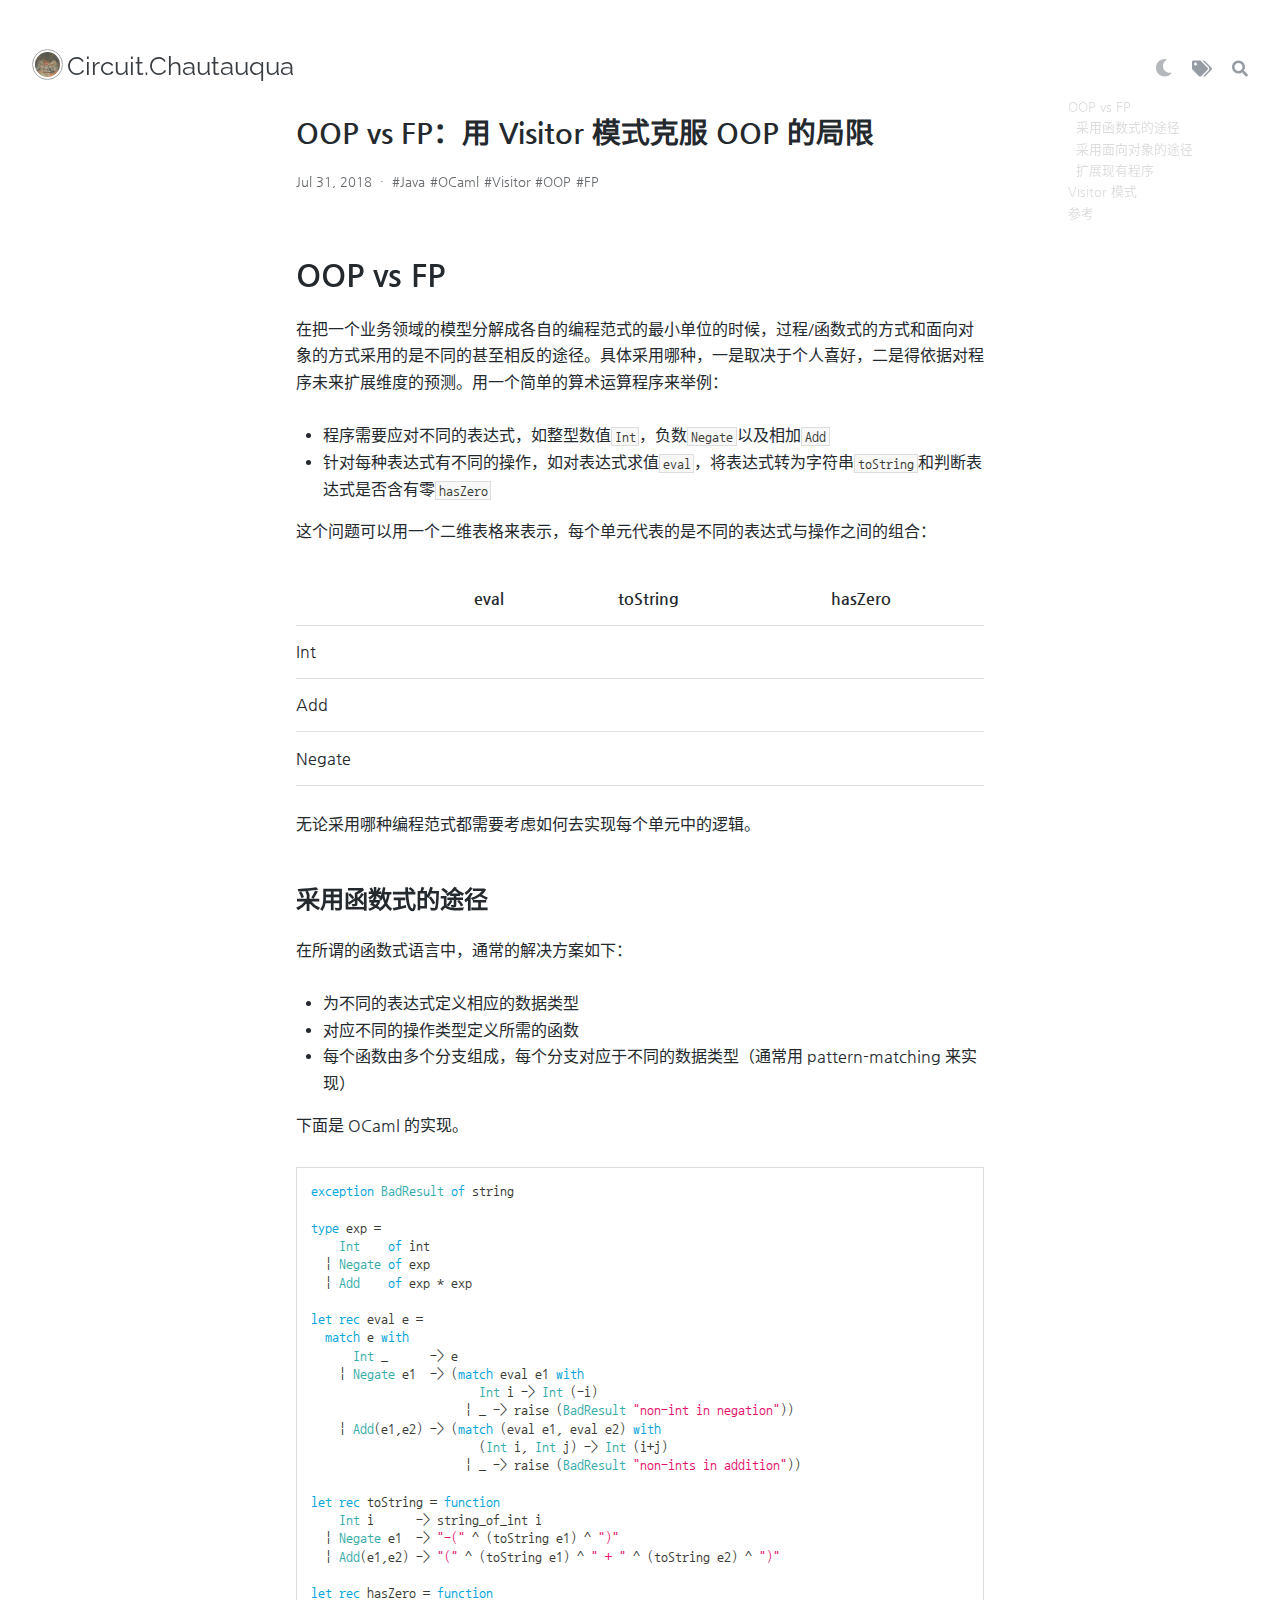
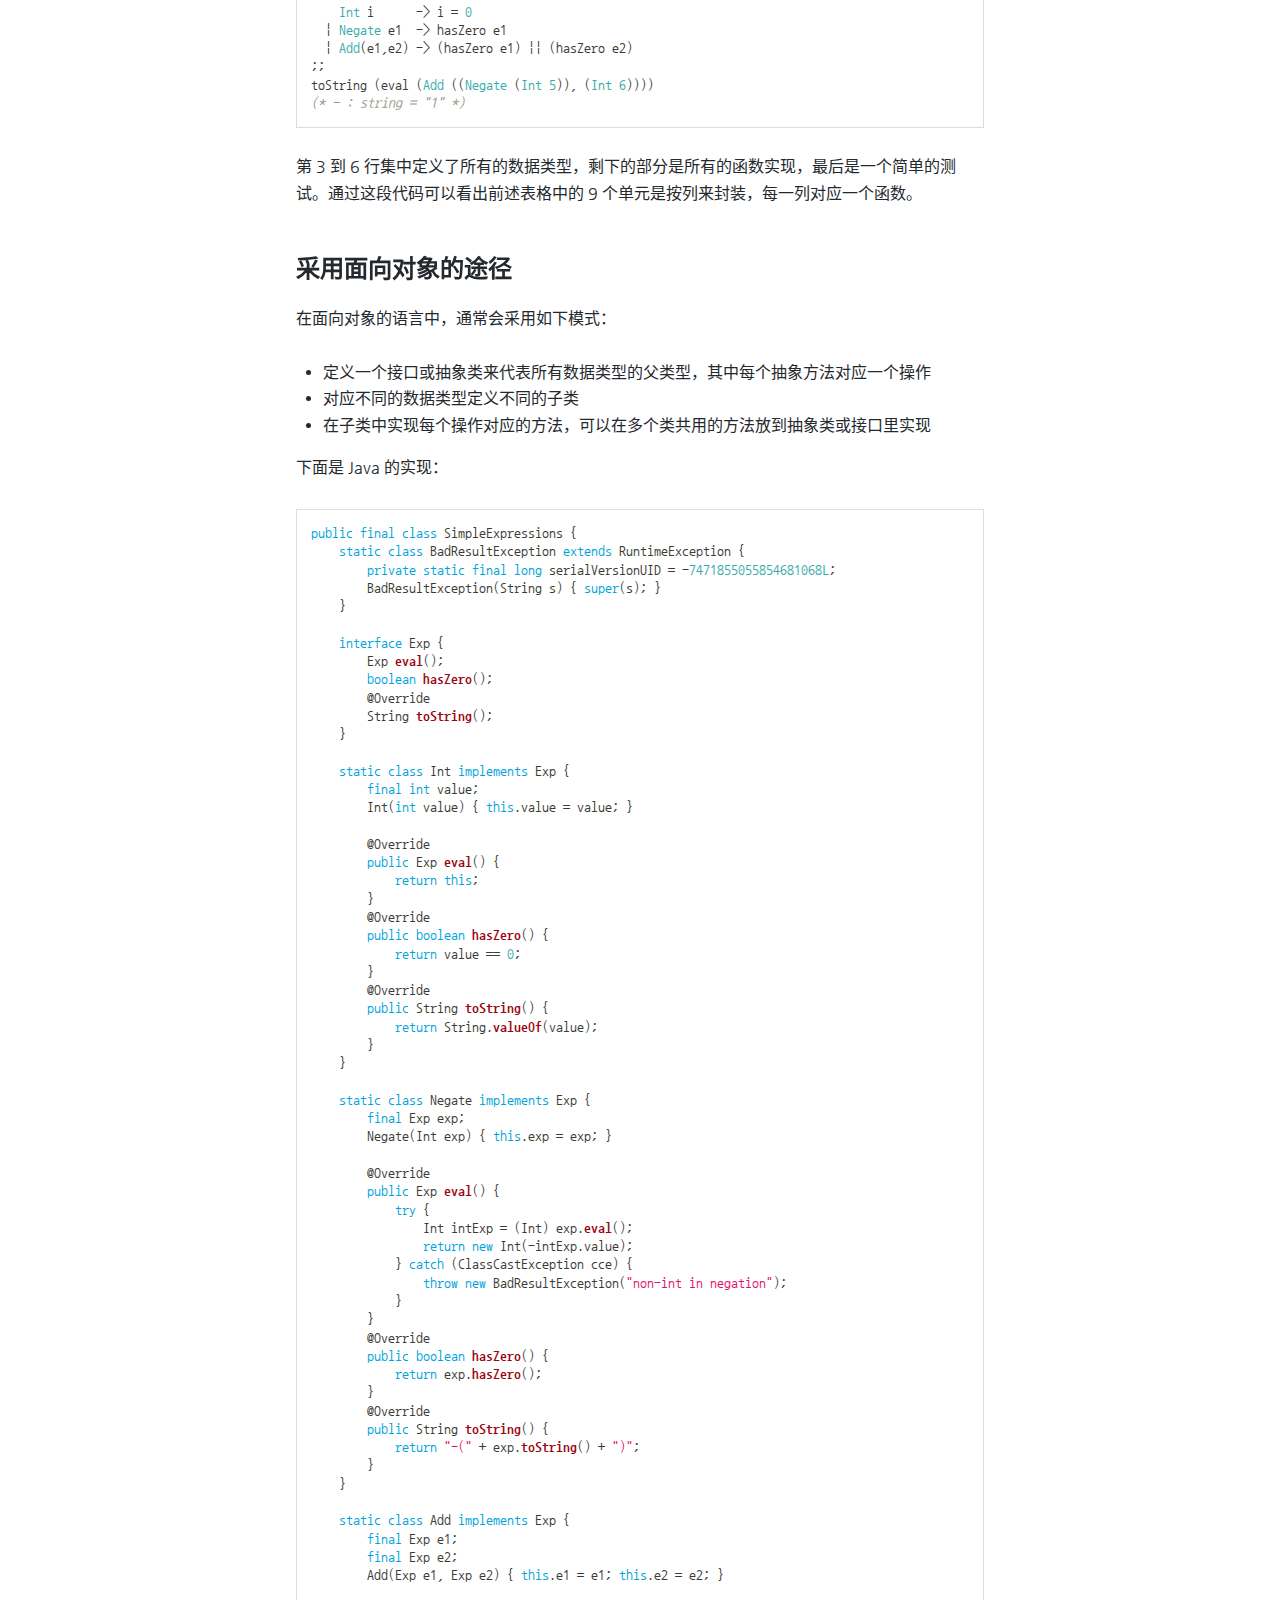
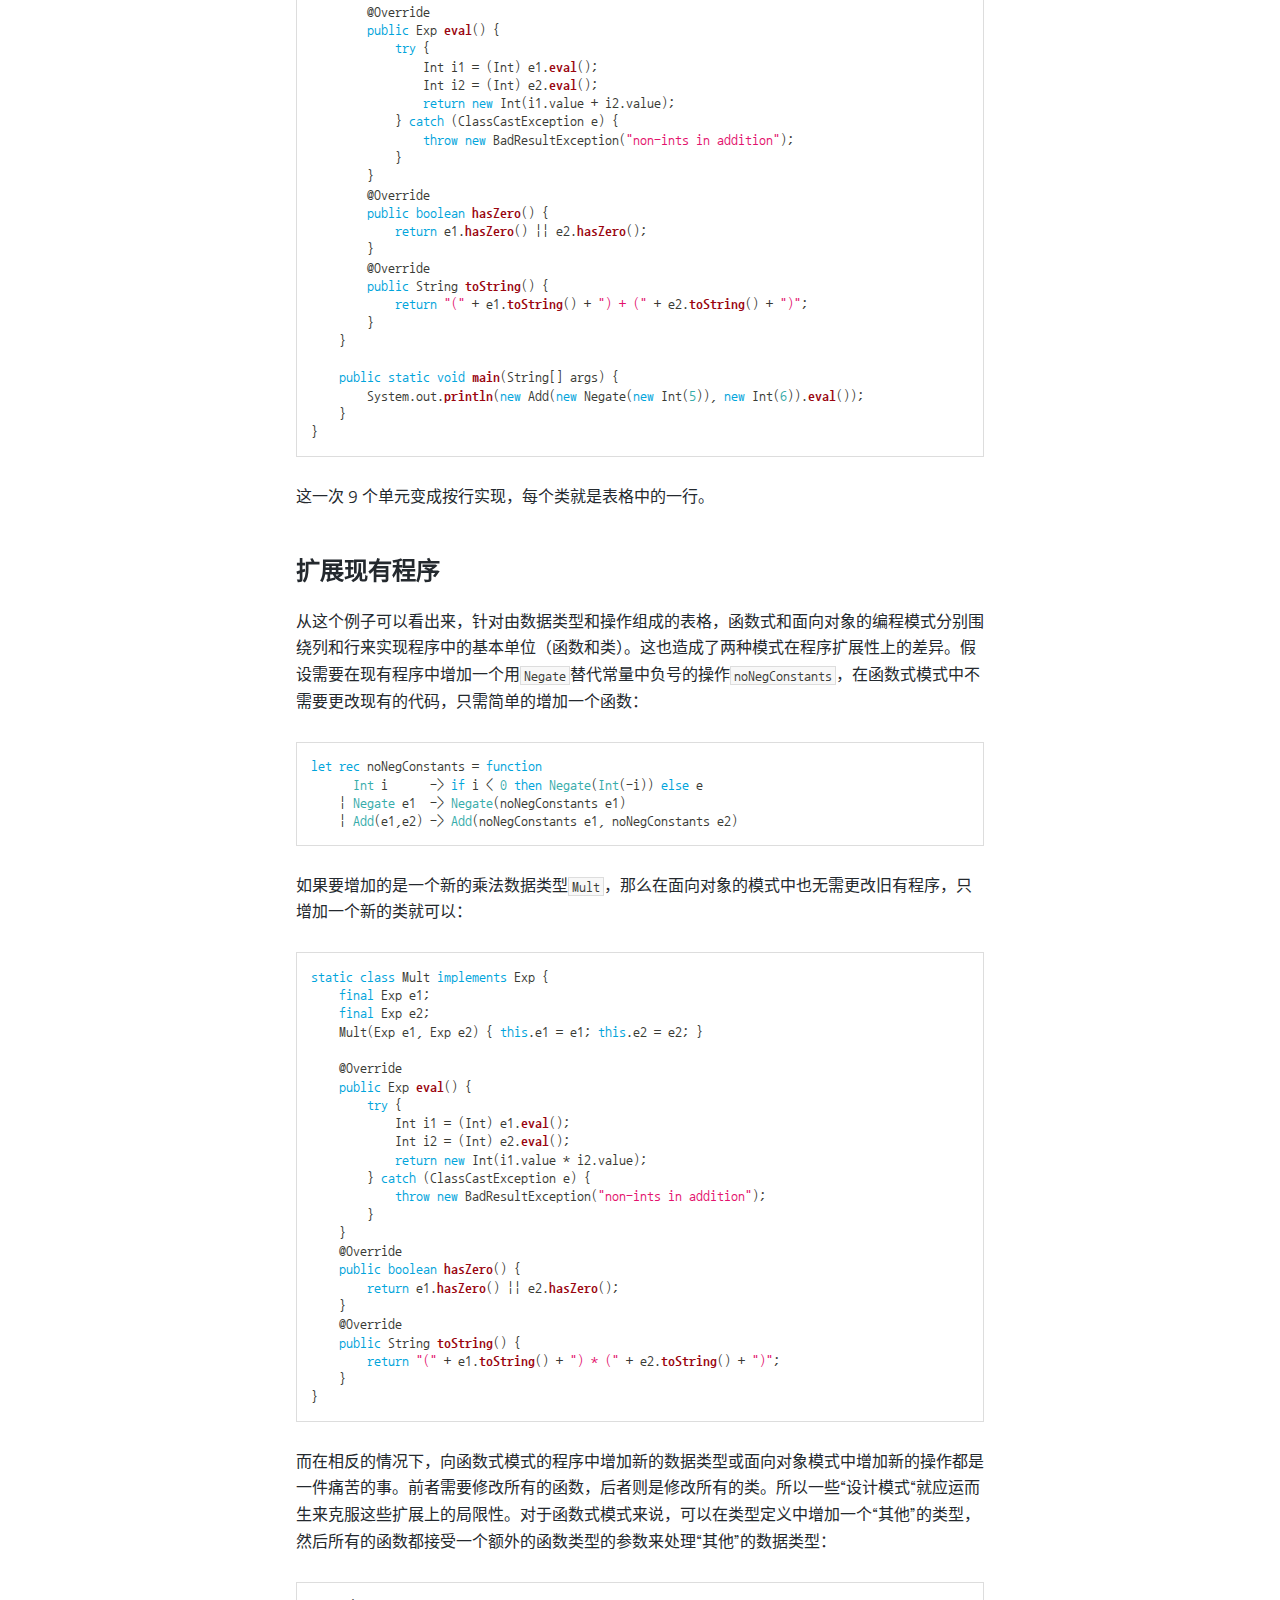
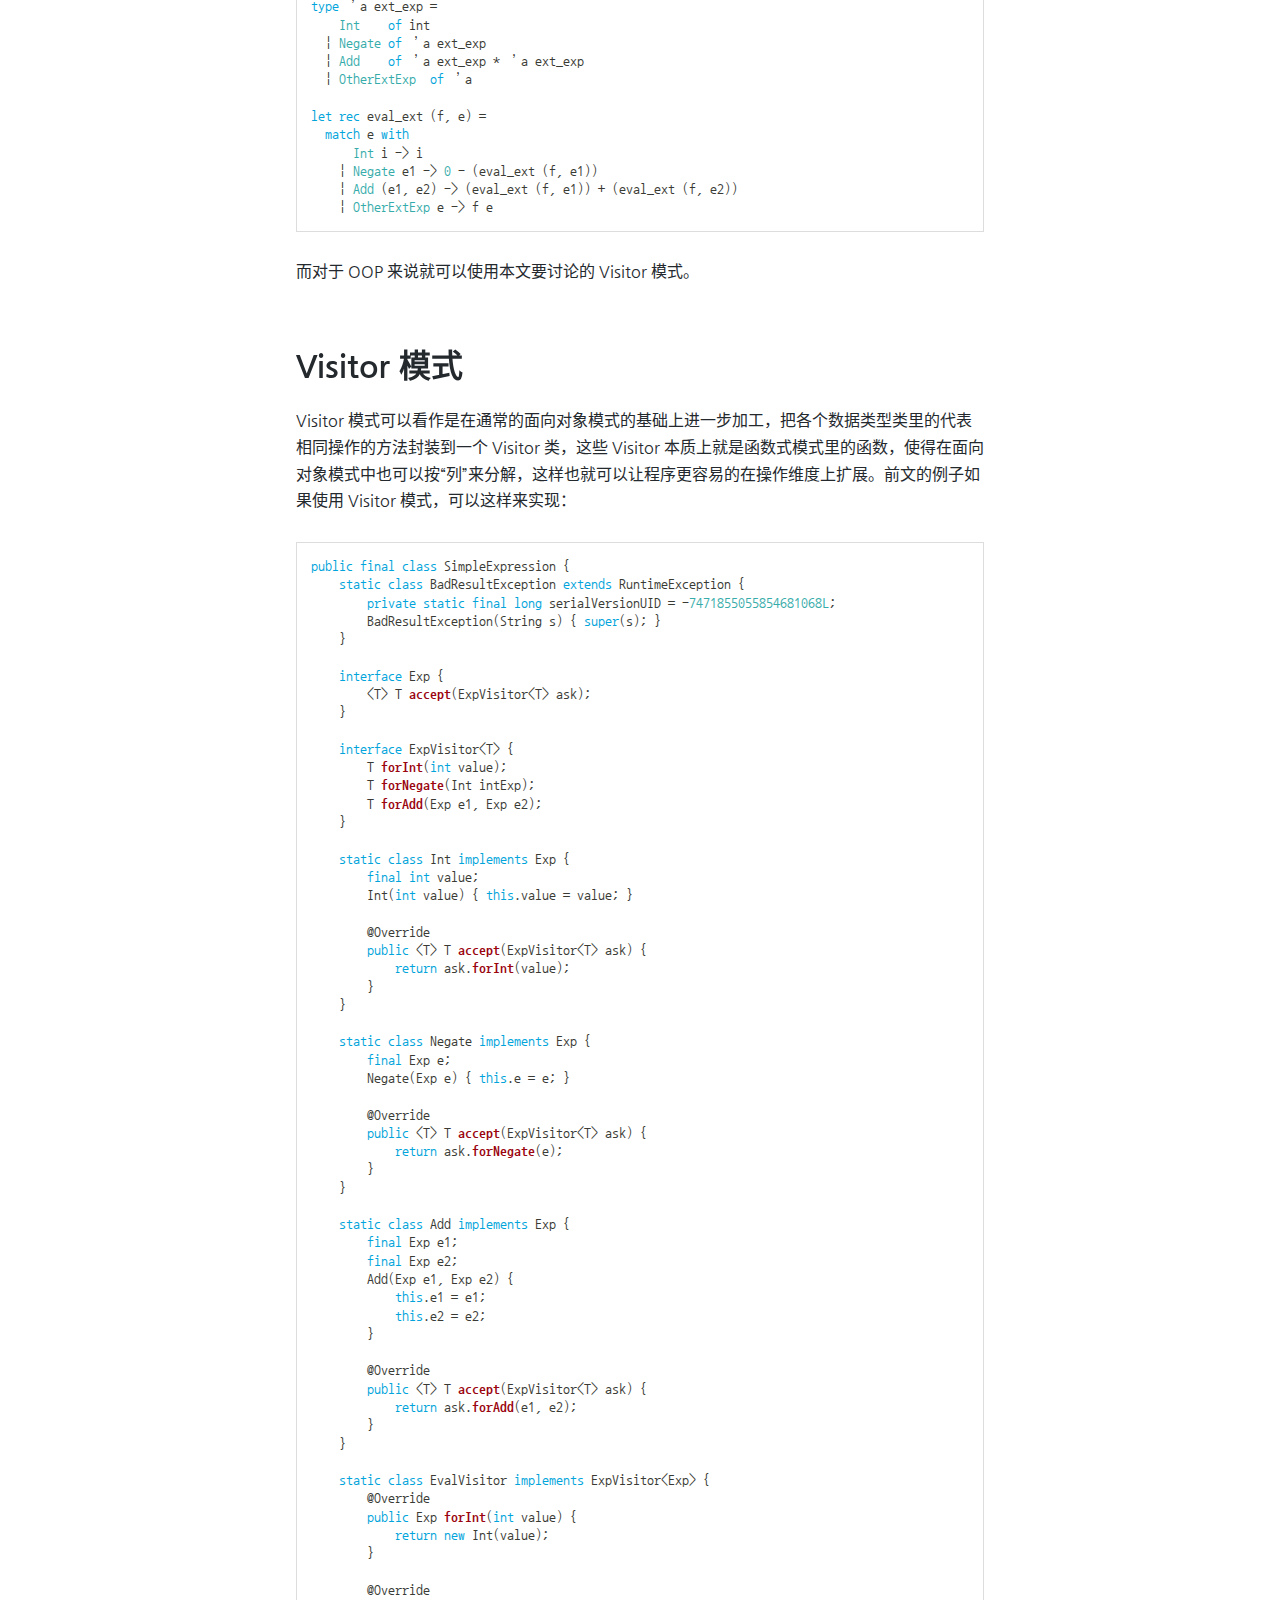
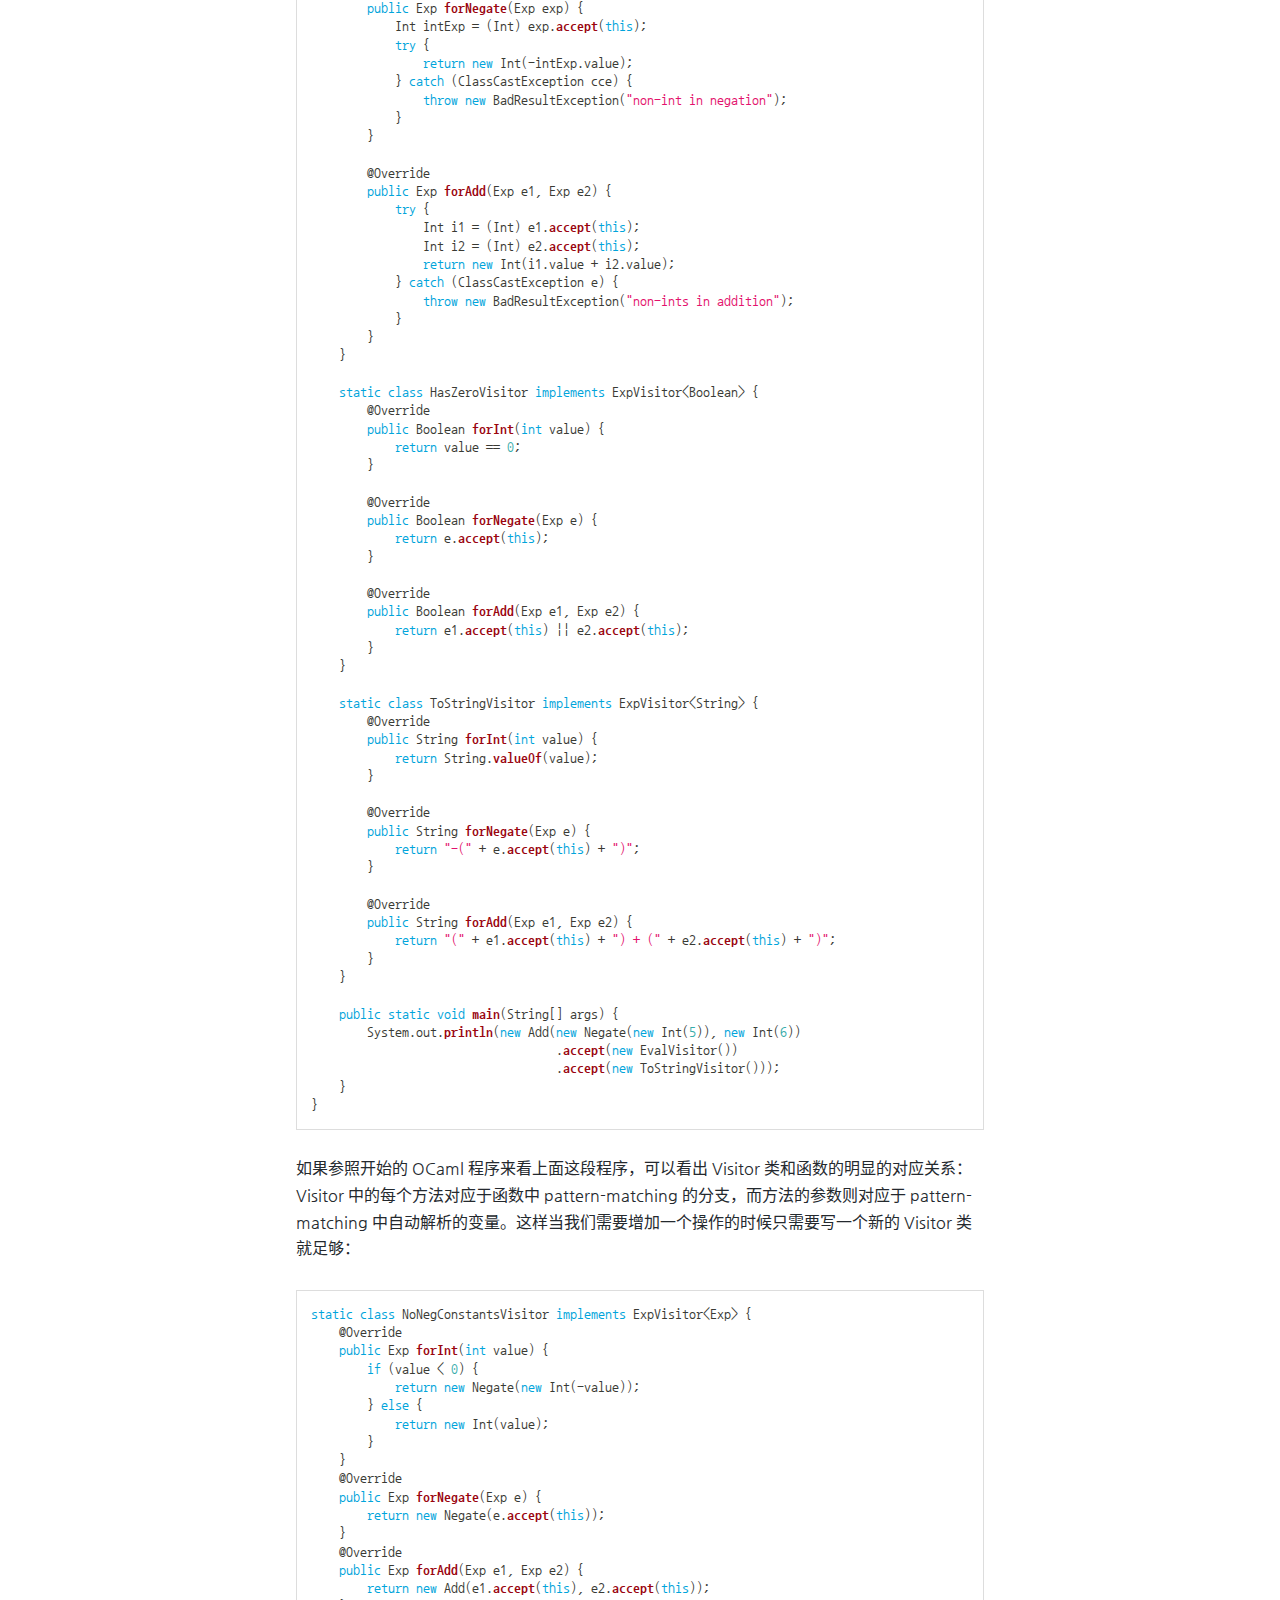
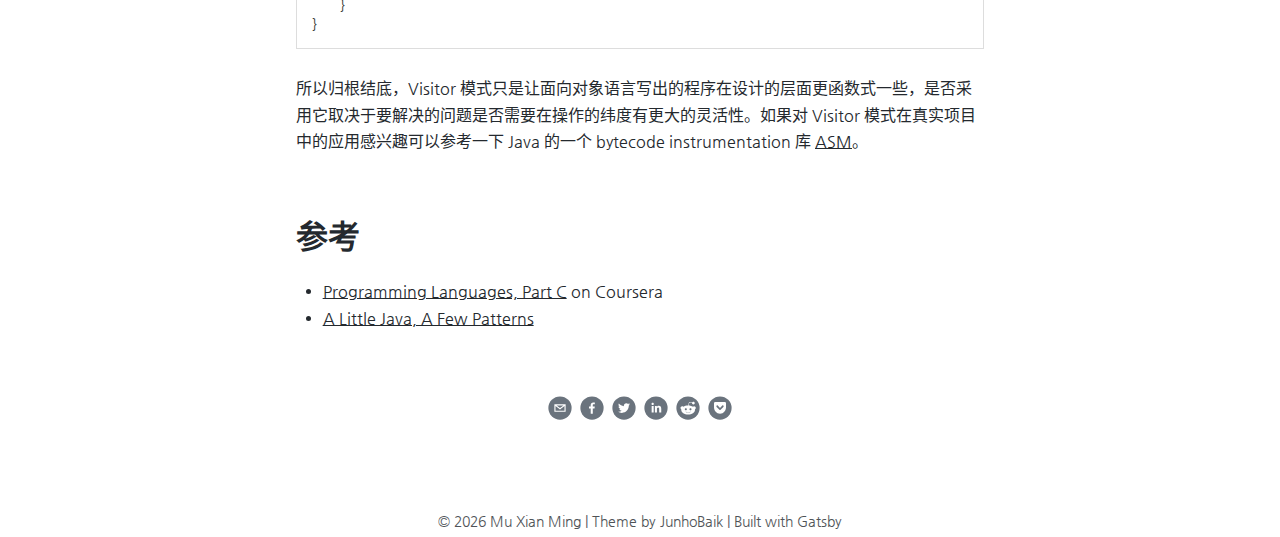
<file: oop-vs-fp/index.html>
<!DOCTYPE html><html lang="zh-CN"><head><meta charSet="utf-8"/><meta http-equiv="x-ua-compatible" content="ie=edge"/><meta name="viewport" content="width=device-width, initial-scale=1, shrink-to-fit=no"/><style id="typography.js">html{font-family:sans-serif;-ms-text-size-adjust:100%;-webkit-text-size-adjust:100%}body{margin:0}article,aside,details,figcaption,figure,footer,header,main,menu,nav,section,summary{display:block}audio,canvas,progress,video{display:inline-block}audio:not([controls]){display:none;height:0}progress{vertical-align:baseline}[hidden],template{display:none}a{background-color:transparent;-webkit-text-decoration-skip:objects}a:active,a:hover{outline-width:0}abbr[title]{border-bottom:none;text-decoration:underline;text-decoration:underline dotted}b,strong{font-weight:inherit;font-weight:bolder}dfn{font-style:italic}h1{font-size:2em;margin:.67em 0}mark{background-color:#ff0;color:#000}small{font-size:80%}sub,sup{font-size:75%;line-height:0;position:relative;vertical-align:baseline}sub{bottom:-.25em}sup{top:-.5em}img{border-style:none}svg:not(:root){overflow:hidden}code,kbd,pre,samp{font-family:monospace,monospace;font-size:1em}figure{margin:1em 40px}hr{box-sizing:content-box;height:0;overflow:visible}button,input,optgroup,select,textarea{font:inherit;margin:0}optgroup{font-weight:700}button,input{overflow:visible}button,select{text-transform:none}[type=reset],[type=submit],button,html [type=button]{-webkit-appearance:button}[type=button]::-moz-focus-inner,[type=reset]::-moz-focus-inner,[type=submit]::-moz-focus-inner,button::-moz-focus-inner{border-style:none;padding:0}[type=button]:-moz-focusring,[type=reset]:-moz-focusring,[type=submit]:-moz-focusring,button:-moz-focusring{outline:1px dotted ButtonText}fieldset{border:1px solid silver;margin:0 2px;padding:.35em .625em .75em}legend{box-sizing:border-box;color:inherit;display:table;max-width:100%;padding:0;white-space:normal}textarea{overflow:auto}[type=checkbox],[type=radio]{box-sizing:border-box;padding:0}[type=number]::-webkit-inner-spin-button,[type=number]::-webkit-outer-spin-button{height:auto}[type=search]{-webkit-appearance:textfield;outline-offset:-2px}[type=search]::-webkit-search-cancel-button,[type=search]::-webkit-search-decoration{-webkit-appearance:none}::-webkit-input-placeholder{color:inherit;opacity:.54}::-webkit-file-upload-button{-webkit-appearance:button;font:inherit}html{font:100%/1.666 'Apple SD Gothic Neo','Nanum Gothic';box-sizing:border-box;overflow-y:scroll;}*{box-sizing:inherit;}*:before{box-sizing:inherit;}*:after{box-sizing:inherit;}body{color:hsla(0,0%,0%,0.8);font-family:'Apple SD Gothic Neo','Nanum Gothic';font-weight:normal;word-wrap:break-word;font-kerning:normal;-moz-font-feature-settings:"kern", "liga", "clig", "calt";-ms-font-feature-settings:"kern", "liga", "clig", "calt";-webkit-font-feature-settings:"kern", "liga", "clig", "calt";font-feature-settings:"kern", "liga", "clig", "calt";}img{max-width:100%;margin-left:0;margin-right:0;margin-top:0;padding-bottom:0;padding-left:0;padding-right:0;padding-top:0;margin-bottom:1.666rem;}h1{margin-left:0;margin-right:0;margin-top:0;padding-bottom:0;padding-left:0;padding-right:0;padding-top:0;margin-bottom:1.666rem;color:inherit;font-family:'Apple SD Gothic Neo','Nanum Gothic';font-weight:bold;text-rendering:optimizeLegibility;font-size:2rem;line-height:1.1;}h2{margin-left:0;margin-right:0;margin-top:0;padding-bottom:0;padding-left:0;padding-right:0;padding-top:0;margin-bottom:1.666rem;color:inherit;font-family:'Apple SD Gothic Neo','Nanum Gothic';font-weight:bold;text-rendering:optimizeLegibility;font-size:1.51572rem;line-height:1.1;}h3{margin-left:0;margin-right:0;margin-top:0;padding-bottom:0;padding-left:0;padding-right:0;padding-top:0;margin-bottom:1.666rem;color:inherit;font-family:'Apple SD Gothic Neo','Nanum Gothic';font-weight:bold;text-rendering:optimizeLegibility;font-size:1.31951rem;line-height:1.1;}h4{margin-left:0;margin-right:0;margin-top:0;padding-bottom:0;padding-left:0;padding-right:0;padding-top:0;margin-bottom:1.666rem;color:inherit;font-family:'Apple SD Gothic Neo','Nanum Gothic';font-weight:bold;text-rendering:optimizeLegibility;font-size:1rem;line-height:1.1;}h5{margin-left:0;margin-right:0;margin-top:0;padding-bottom:0;padding-left:0;padding-right:0;padding-top:0;margin-bottom:1.666rem;color:inherit;font-family:'Apple SD Gothic Neo','Nanum Gothic';font-weight:bold;text-rendering:optimizeLegibility;font-size:0.87055rem;line-height:1.1;}h6{margin-left:0;margin-right:0;margin-top:0;padding-bottom:0;padding-left:0;padding-right:0;padding-top:0;margin-bottom:1.666rem;color:inherit;font-family:'Apple SD Gothic Neo','Nanum Gothic';font-weight:bold;text-rendering:optimizeLegibility;font-size:0.81225rem;line-height:1.1;}hgroup{margin-left:0;margin-right:0;margin-top:0;padding-bottom:0;padding-left:0;padding-right:0;padding-top:0;margin-bottom:1.666rem;}ul{margin-left:1.666rem;margin-right:0;margin-top:0;padding-bottom:0;padding-left:0;padding-right:0;padding-top:0;margin-bottom:1.666rem;list-style-position:outside;list-style-image:none;}ol{margin-left:1.666rem;margin-right:0;margin-top:0;padding-bottom:0;padding-left:0;padding-right:0;padding-top:0;margin-bottom:1.666rem;list-style-position:outside;list-style-image:none;}dl{margin-left:0;margin-right:0;margin-top:0;padding-bottom:0;padding-left:0;padding-right:0;padding-top:0;margin-bottom:1.666rem;}dd{margin-left:0;margin-right:0;margin-top:0;padding-bottom:0;padding-left:0;padding-right:0;padding-top:0;margin-bottom:1.666rem;}p{margin-left:0;margin-right:0;margin-top:0;padding-bottom:0;padding-left:0;padding-right:0;padding-top:0;margin-bottom:1.666rem;}figure{margin-left:0;margin-right:0;margin-top:0;padding-bottom:0;padding-left:0;padding-right:0;padding-top:0;margin-bottom:1.666rem;}pre{margin-left:0;margin-right:0;margin-top:0;padding-bottom:0;padding-left:0;padding-right:0;padding-top:0;margin-bottom:1.666rem;font-size:0.85rem;line-height:1.666rem;}table{margin-left:0;margin-right:0;margin-top:0;padding-bottom:0;padding-left:0;padding-right:0;padding-top:0;margin-bottom:1.666rem;font-size:1rem;line-height:1.666rem;border-collapse:collapse;width:100%;}fieldset{margin-left:0;margin-right:0;margin-top:0;padding-bottom:0;padding-left:0;padding-right:0;padding-top:0;margin-bottom:1.666rem;}blockquote{margin-left:1.666rem;margin-right:1.666rem;margin-top:0;padding-bottom:0;padding-left:0;padding-right:0;padding-top:0;margin-bottom:1.666rem;}form{margin-left:0;margin-right:0;margin-top:0;padding-bottom:0;padding-left:0;padding-right:0;padding-top:0;margin-bottom:1.666rem;}noscript{margin-left:0;margin-right:0;margin-top:0;padding-bottom:0;padding-left:0;padding-right:0;padding-top:0;margin-bottom:1.666rem;}iframe{margin-left:0;margin-right:0;margin-top:0;padding-bottom:0;padding-left:0;padding-right:0;padding-top:0;margin-bottom:1.666rem;}hr{margin-left:0;margin-right:0;margin-top:0;padding-bottom:0;padding-left:0;padding-right:0;padding-top:0;margin-bottom:calc(1.666rem - 1px);background:hsla(0,0%,0%,0.2);border:none;height:1px;}address{margin-left:0;margin-right:0;margin-top:0;padding-bottom:0;padding-left:0;padding-right:0;padding-top:0;margin-bottom:1.666rem;}b{font-weight:bold;}strong{font-weight:bold;}dt{font-weight:bold;}th{font-weight:bold;}li{margin-bottom:calc(1.666rem / 2);}ol li{padding-left:0;}ul li{padding-left:0;}li > ol{margin-left:1.666rem;margin-bottom:calc(1.666rem / 2);margin-top:calc(1.666rem / 2);}li > ul{margin-left:1.666rem;margin-bottom:calc(1.666rem / 2);margin-top:calc(1.666rem / 2);}blockquote *:last-child{margin-bottom:0;}li *:last-child{margin-bottom:0;}p *:last-child{margin-bottom:0;}li > p{margin-bottom:calc(1.666rem / 2);}code{font-size:0.85rem;line-height:1.666rem;}kbd{font-size:0.85rem;line-height:1.666rem;}samp{font-size:0.85rem;line-height:1.666rem;}abbr{border-bottom:1px dotted hsla(0,0%,0%,0.5);cursor:help;}acronym{border-bottom:1px dotted hsla(0,0%,0%,0.5);cursor:help;}abbr[title]{border-bottom:1px dotted hsla(0,0%,0%,0.5);cursor:help;text-decoration:none;}thead{text-align:left;}td,th{text-align:left;border-bottom:1px solid hsla(0,0%,0%,0.12);font-feature-settings:"tnum";-moz-font-feature-settings:"tnum";-ms-font-feature-settings:"tnum";-webkit-font-feature-settings:"tnum";padding-left:1.11067rem;padding-right:1.11067rem;padding-top:0.833rem;padding-bottom:calc(0.833rem - 1px);}th:first-child,td:first-child{padding-left:0;}th:last-child,td:last-child{padding-right:0;}</style><style data-href="/styles.24001ec4dd3786dffc63.css">.blog-post-container{padding-bottom:2rem}.blog-post-container .ad,.blog-post-container>div{max-width:720px;margin:0 auto}.blog-post-container .blog-post{padding:1rem}.blog-post-container .blog-post a{-webkit-text-decoration-line:underline;text-decoration-line:underline}.blog-post-container .blog-post .blog-post-title{font-size:1.8rem;margin:0;line-height:1.5;word-break:keep-all}@media screen and (max-width:559px){.blog-post-container .blog-post .blog-post-title{font-size:1.2rem}}.blog-post-container .blog-post .blog-post-info{display:flex;margin-top:1rem;font-size:.84rem;align-items:flex-start;justify-content:space-between}.blog-post-container .blog-post .blog-post-info>.dot{margin:0 .5rem;opacity:.7}.blog-post-container .blog-post .blog-post-info .date-wrap{display:flex;align-items:center;opacity:.7}.blog-post-container .blog-post .blog-post-info .date-wrap .update-date,.blog-post-container .blog-post .blog-post-info .date-wrap .write-date{display:block;white-space:nowrap}.blog-post-container .blog-post .blog-post-info .date-wrap>:nth-child(2){margin-left:.25rem}.blog-post-container .blog-post .blog-post-info .blog-post-tag-list{display:flex;margin:0;flex-wrap:wrap;flex-grow:1}.blog-post-container .blog-post .blog-post-info .blog-post-tag-list .blog-post-tag{list-style:none;margin:0 .3rem 0 0}.blog-post-container .blog-post .blog-post-info .blog-post-tag-list .blog-post-tag a{opacity:.7;text-decoration:none;transition:opacity .3s}.blog-post-container .blog-post .blog-post-info .blog-post-tag-list .blog-post-tag a:hover{opacity:1}.blog-post-container .blog-post .blog-post-info .blog-post-inside-toc{display:none;align-self:flex-end}@media screen and (max-width:1160px){.blog-post-container .blog-post .blog-post-info .blog-post-inside-toc{display:inline-block}}.blog-post-container .blog-post .blog-post-info .blog-post-inside-toc .toc-button{cursor:pointer;opacity:.5}.blog-post-container .blog-post .blog-post-info .blog-post-inside-toc .toc-button:hover{opacity:.9}.blog-post-container .blog-post .series{display:flex;flex-direction:column;justify-content:flex-end;margin-top:2rem}.blog-post-container .blog-post .series .icon-wrap>svg{height:.8rem}.blog-post-container .blog-post .series .series-head{display:flex;align-items:center;justify-content:flex-end}.blog-post-container .blog-post .series .series-head .head{font-weight:700;-webkit-user-select:none;-ms-user-select:none;user-select:none}.blog-post-container .blog-post .series .series-head .icon-wrap{text-align:center;width:1.5rem}.blog-post-container .blog-post .series .series-list{display:flex;margin:.25rem 0 0;flex-direction:column;align-items:flex-end;font-size:.8rem;line-height:1.3}.blog-post-container .blog-post .series .series-list .series-item{list-style:none;margin:0;opacity:.4;transition:opacity all .2s}.blog-post-container .blog-post .series .series-list .series-item:hover{opacity:.9}.blog-post-container .blog-post .series .series-list .series-item>a{text-decoration:none;display:flex}.blog-post-container .blog-post .series .series-list .series-item>a .icon-wrap{min-width:1.5rem;width:1.5rem;text-align:center}.blog-post-container .blog-post .series .series-list .series-item.current-series{opacity:.7}.blog-post-container .blog-post .inside-toc-wrap{display:flex;justify-content:flex-end}.blog-post-container .blog-post .blog-post-content{margin-top:3rem}.blog-post-container .social-share{display:flex;margin-top:2rem;flex-direction:column;align-items:center}.blog-post-container .social-share ul{display:flex;margin:0}.blog-post-container .social-share ul li.social-share-item{list-style:none;margin:0 .25rem}.blog-post-container .social-share ul li.social-share-item circle{fill:#6a737d;transition:fill .3s}.blog-post-container .social-share ul li.social-share-item:hover.email circle{fill:#b8b8b8}.blog-post-container .social-share ul li.social-share-item:hover.facebook circle{fill:#3b5998}.blog-post-container .social-share ul li.social-share-item:hover.twitter circle{fill:#00aced}.blog-post-container .social-share ul li.social-share-item:hover.linkedin circle{fill:#007fb1}.blog-post-container .social-share ul li.social-share-item:hover.reddit circle{fill:#5f99cf}.blog-post-container .social-share ul li.social-share-item:hover.pocket circle{fill:#ef3f56}.blog-post-container .ad{margin-top:2rem;margin-bottom:2rem}.blog-post-container .ad-dev,.blog-post-container .comments-dev{display:flex;border:1px dotted grey;min-height:15rem;flex-direction:column;align-items:center;justify-content:center;-webkit-user-select:none;-ms-user-select:none;user-select:none}.blog-post-container .ad-dev>:first-child,.blog-post-container .comments-dev>:first-child{opacity:.8}.blog-post-container .ad-dev>:nth-child(2),.blog-post-container .comments-dev>:nth-child(2){font-size:.9rem;opacity:.5}.blog-post-container .ad-dev.comments-dev,.blog-post-container .comments-dev.comments-dev{min-height:20rem}.blog-post-container .comments{padding:1rem}#layout.dark code[class*=language-],#layout.dark pre[class*=language-]{color:#fff;text-shadow:0 1px 1px #000;font-family:Menlo,Monaco,Courier New,monospace;direction:ltr;text-align:left;word-spacing:normal;white-space:pre;word-wrap:normal;line-height:1.4;background:none;border:0;-moz-tab-size:4;-o-tab-size:4;tab-size:4;-webkit-hyphens:none;-ms-hyphens:none;hyphens:none}#layout.dark pre[class*=language-] code{float:left;padding:0 15px 0 0}#layout.dark :not(pre)>code[class*=language-],#layout.dark pre[class*=language-]{background:#222}#layout.dark pre[class*=language-]{padding:15px;overflow:auto;border-radius:8px}#layout.dark :not(pre)>code[class*=language-]{padding:5px 10px;line-height:1;border-radius:3px}#layout.dark .token.cdata,#layout.dark .token.comment,#layout.dark .token.doctype,#layout.dark .token.prolog{color:#797979}#layout.dark .token.operator,#layout.dark .token.punctuation,#layout.dark .token.selector{color:#fff}#layout.dark .token.namespace{opacity:.7}#layout.dark .token.boolean,#layout.dark .token.tag{color:#ffd893}#layout.dark .token.atrule,#layout.dark .token.attr-value,#layout.dark .token.hex,#layout.dark .token.string{color:#b0c975}#layout.dark .token.attr-name,#layout.dark .token.entity,#layout.dark .token.keyword,#layout.dark .token.property,#layout.dark .token.url{color:#c27628}#layout.dark .token.regex{color:#9b71c6}#layout.dark .token.entity{cursor:help}#layout.dark .token.constant,#layout.dark .token.function{color:#e5a638}#layout.dark .token.variable{color:#fdfba8}#layout.dark .token.number{color:#8799b0}#layout.dark .token.deliminator,#layout.dark .token.important{color:#e45734}#layout.dark pre[data-line]{position:relative;padding:1em 0 1em 3em}#layout.dark .line-highlight{position:absolute;left:0;right:0;margin-top:1em;background:hsla(0,0%,100%,.2);pointer-events:none;line-height:inherit;white-space:pre}#layout.dark .line-highlight:before,#layout.dark .line-highlight[data-end]:after{content:attr(data-start);position:absolute;top:.3em;left:.6em;min-width:1em;padding:0 .5em;background-color:hsla(0,0%,100%,.3);color:#fff;font:700 65%/1.5 sans-serif;text-align:center;border-radius:8px;text-shadow:none}#layout.dark .line-highlight[data-end]:after{content:attr(data-end);top:auto;bottom:.4em}#layout.dark .line-numbers-rows{margin:0}#layout.dark .line-numbers-rows span{padding-right:10px;border-right:3px solid #d9d336}#layout.light code[class*=language-],#layout.light pre[class*=language-]{color:#393a34;font-family:Consolas,Bitstream Vera Sans Mono,Courier New,Courier,monospace;direction:ltr;text-align:left;white-space:pre;word-spacing:normal;word-break:normal;font-size:.9em;line-height:1.2em;-moz-tab-size:4;-o-tab-size:4;tab-size:4;-webkit-hyphens:none;-ms-hyphens:none;hyphens:none}#layout.light pre>code[class*=language-]{font-size:1em}#layout.light code[class*=language-]::selection,#layout.light code[class*=language-] ::selection,#layout.light pre[class*=language-]::selection,#layout.light pre[class*=language-] ::selection{background:#b3d4fc}#layout.light pre[class*=language-]{padding:1em;overflow:auto;border:1px solid #ddd;background-color:#fff}#layout.light :not(pre)>code[class*=language-]{padding:1px .2em;background:#f8f8f8;border:1px solid #ddd}#layout.light .token.cdata,#layout.light .token.comment,#layout.light .token.doctype,#layout.light .token.prolog{color:#998;font-style:italic}#layout.light .token.namespace{opacity:.7}#layout.light .token.attr-value,#layout.light .token.string{color:#e3116c}#layout.light .token.operator,#layout.light .token.punctuation{color:#393a34}#layout.light .token.boolean,#layout.light .token.constant,#layout.light .token.entity,#layout.light .token.inserted,#layout.light .token.number,#layout.light .token.property,#layout.light .token.regex,#layout.light .token.symbol,#layout.light .token.url,#layout.light .token.variable{color:#36acaa}#layout.light .language-autohotkey .token.selector,#layout.light .token.atrule,#layout.light .token.attr-name,#layout.light .token.keyword{color:#00a4db}#layout.light .language-autohotkey .token.tag,#layout.light .token.deleted,#layout.light .token.function{color:#9a050f}#layout.light .language-autohotkey .token.keyword,#layout.light .token.selector,#layout.light .token.tag{color:#00009f}#layout.light .token.bold,#layout.light .token.function,#layout.light .token.important{font-weight:700}#layout.light .token.italic{font-style:italic}.blog-post-content h1{margin-top:4rem;margin-bottom:1.5rem}.blog-post-content h2{margin-top:3rem;margin-bottom:1.5rem}.blog-post-content h3{margin-top:2rem;margin-bottom:1rem}.blog-post-content ul{margin-top:0;margin-bottom:0}.blog-post-content ul p{margin:0}.blog-post-content li{margin-bottom:0}.blog-post-content>ul{margin-bottom:1rem}.blog-post-content hr{margin:1.5rem 0}.blog-post-content code{font-family:Nanum Gothic Coding!important}.blog-post-content blockquote{font-size:.9rem;border-left:4px solid #6a737d;margin:0 0 1rem;padding:0 1rem;opacity:.8}@font-face{font-family:KaTeX_AMS;src:url(/static/KaTeX_AMS-Regular-e78e28b4834954df047e4925e9dbf354.woff2) format("woff2"),url(/static/KaTeX_AMS-Regular-7f06b4e30317f784d61d26686aed0ab2.woff) format("woff"),url(/static/KaTeX_AMS-Regular-aaf4eee9fba9907d61c3935e0b6a54ae.ttf) format("truetype");font-weight:400;font-style:normal}@font-face{font-family:KaTeX_Caligraphic;src:url(/static/KaTeX_Caligraphic-Bold-4ec58befa687e9752c3c91cd9bcf1bcb.woff2) format("woff2"),url(/static/KaTeX_Caligraphic-Bold-1e802ca9dedc4ed4e3c6f645e4316128.woff) format("woff"),url(/static/KaTeX_Caligraphic-Bold-021dd4dc61ee5f5cdf315f43b48c094b.ttf) format("truetype");font-weight:700;font-style:normal}@font-face{font-family:KaTeX_Caligraphic;src:url(/static/KaTeX_Caligraphic-Regular-7edb53b6693d75b8a2232481eea1a52c.woff2) format("woff2"),url(/static/KaTeX_Caligraphic-Regular-d3b46c3a530116933081d9d74e3e9fe8.woff) format("woff"),url(/static/KaTeX_Caligraphic-Regular-d49f2d55ce4f40f982d8ba63d746fbf9.ttf) format("truetype");font-weight:400;font-style:normal}@font-face{font-family:KaTeX_Fraktur;src:url(/static/KaTeX_Fraktur-Bold-d5b59ec9764e10f4a82369ae29f3ac58.woff2) format("woff2"),url(/static/KaTeX_Fraktur-Bold-c4c8cab7d5be97b2bb283e531c077355.woff) format("woff"),url(/static/KaTeX_Fraktur-Bold-a31e7cba7b7221ebf1a2ae545fb306b2.ttf) format("truetype");font-weight:700;font-style:normal}@font-face{font-family:KaTeX_Fraktur;src:url(/static/KaTeX_Fraktur-Regular-32a5339eb809f381a7357ba56f82aab3.woff2) format("woff2"),url(/static/KaTeX_Fraktur-Regular-b7d9c46bff5d51da6209e355cc4a235d.woff) format("woff"),url(/static/KaTeX_Fraktur-Regular-a48dad4f58c82e38a10da0ceebb86370.ttf) format("truetype");font-weight:400;font-style:normal}@font-face{font-family:KaTeX_Main;src:url(/static/KaTeX_Main-Bold-8e1e01c4b1207c0a383d9a2b4f86e637.woff2) format("woff2"),url(/static/KaTeX_Main-Bold-22086eb5d97009c3e99bcc1d16ce6865.woff) format("woff"),url(/static/KaTeX_Main-Bold-9ceff51b3cb7ce6eb4e8efa8163a1472.ttf) format("truetype");font-weight:700;font-style:normal}@font-face{font-family:KaTeX_Main;src:url(/static/KaTeX_Main-BoldItalic-284a17fe5baf72ff8217d4c7e70c0f82.woff2) format("woff2"),url(/static/KaTeX_Main-BoldItalic-4c57dbc44bfff1fdf08a59cf556fdab3.woff) format("woff"),url(/static/KaTeX_Main-BoldItalic-e8b44b990516dab7937bf240fde8b46a.ttf) format("truetype");font-weight:700;font-style:italic}@font-face{font-family:KaTeX_Main;src:url(/static/KaTeX_Main-Italic-e533d5a2506cf053cd671b335ec04dde.woff2) format("woff2"),url(/static/KaTeX_Main-Italic-99be0e10c38cd42466e6fe1665ef9536.woff) format("woff"),url(/static/KaTeX_Main-Italic-29c86397e75cdcb3135af8295f1c2e28.ttf) format("truetype");font-weight:400;font-style:italic}@font-face{font-family:KaTeX_Main;src:url(/static/KaTeX_Main-Regular-5c734d78610fa35282f3379f866707f2.woff2) format("woff2"),url(/static/KaTeX_Main-Regular-b741441f6d71014d0453ca3ebc884dd4.woff) format("woff"),url(/static/KaTeX_Main-Regular-5c94aef490324b0925dbe5f643e8fd04.ttf) format("truetype");font-weight:400;font-style:normal}@font-face{font-family:KaTeX_Math;src:url(/static/KaTeX_Math-BoldItalic-d747bd1e7a6a43864285edd73dcde253.woff2) format("woff2"),url(/static/KaTeX_Math-BoldItalic-b13731ef4e2bfc3d8d859271e39550fc.woff) format("woff"),url(/static/KaTeX_Math-BoldItalic-9a2834a9ff8ab411153571e0e55ac693.ttf) format("truetype");font-weight:700;font-style:italic}@font-face{font-family:KaTeX_Math;src:url(/static/KaTeX_Math-Italic-4ad08b826b8065e1eab85324d726538c.woff2) format("woff2"),url(/static/KaTeX_Math-Italic-f0303906c2a67ac63bf1e8ccd638a89e.woff) format("woff"),url(/static/KaTeX_Math-Italic-291e76b8871b84560701bd29f9d1dcc7.ttf) format("truetype");font-weight:400;font-style:italic}@font-face{font-family:"KaTeX_SansSerif";src:url(/static/KaTeX_SansSerif-Bold-6e0830bee40435e72165345e0682fbfc.woff2) format("woff2"),url(/static/KaTeX_SansSerif-Bold-3fb419559955e3ce75619f1a5e8c6c84.woff) format("woff"),url(/static/KaTeX_SansSerif-Bold-7dc027cba9f7b11ec92af4a311372a85.ttf) format("truetype");font-weight:700;font-style:normal}@font-face{font-family:"KaTeX_SansSerif";src:url(/static/KaTeX_SansSerif-Italic-fba01c9c6fb2866a0f95bcacb2c187a5.woff2) format("woff2"),url(/static/KaTeX_SansSerif-Italic-727a9b0d97d72d2fc0228fe4e07fb4d8.woff) format("woff"),url(/static/KaTeX_SansSerif-Italic-4059868e460d2d2e6be18e180d20c43d.ttf) format("truetype");font-weight:400;font-style:italic}@font-face{font-family:"KaTeX_SansSerif";src:url(/static/KaTeX_SansSerif-Regular-d929cd671b19f0cfea55b6200fb47461.woff2) format("woff2"),url(/static/KaTeX_SansSerif-Regular-2555754a67062cac3a0913b715ab982f.woff) format("woff"),url(/static/KaTeX_SansSerif-Regular-5c58d168c0b66d2c32234a6718e74dfb.ttf) format("truetype");font-weight:400;font-style:normal}@font-face{font-family:KaTeX_Script;src:url(/static/KaTeX_Script-Regular-755e2491f13b5269f0afd5a56f7aa692.woff2) format("woff2"),url(/static/KaTeX_Script-Regular-d524c9a5b62a17f98f4a97af37fea735.woff) format("woff"),url(/static/KaTeX_Script-Regular-d12ea9efb375f9dc331f562e69892638.ttf) format("truetype");font-weight:400;font-style:normal}@font-face{font-family:KaTeX_Size1;src:url([data-uri]) format("woff2"),url([data-uri]) format("woff"),url(/static/KaTeX_Size1-Regular-7342d45b052c3a2abc21049959fbab7f.ttf) format("truetype");font-weight:400;font-style:normal}@font-face{font-family:KaTeX_Size2;src:url([data-uri]) format("woff2"),url([data-uri]) format("woff"),url(/static/KaTeX_Size2-Regular-eb130dcc661de766c999c60ba1525a88.ttf) format("truetype");font-weight:400;font-style:normal}@font-face{font-family:KaTeX_Size3;src:url([data-uri]) format("woff2"),url([data-uri]) format("woff"),url([data-uri]) format("truetype");font-weight:400;font-style:normal}@font-face{font-family:KaTeX_Size4;src:url([data-uri]) format("woff2"),url([data-uri]) format("woff"),url(/static/KaTeX_Size4-Regular-ad7672524b64b730dfd176140a8945cb.ttf) format("truetype");font-weight:400;font-style:normal}@font-face{font-family:KaTeX_Typewriter;src:url(/static/KaTeX_Typewriter-Regular-6cc31ea5c223c88705a13727a71417fa.woff2) format("woff2"),url(/static/KaTeX_Typewriter-Regular-3fe216d2a5f736c560cde71984554b64.woff) format("woff"),url(/static/KaTeX_Typewriter-Regular-257023560753aeb0b89b7e434d3da17f.ttf) format("truetype");font-weight:400;font-style:normal}.katex{font:normal 1.21em KaTeX_Main,Times New Roman,serif;line-height:1.2;text-indent:0;text-rendering:auto}.katex *{-ms-high-contrast-adjust:none!important}.katex .katex-version:after{content:"0.10.2"}.katex .katex-mathml{position:absolute;clip:rect(1px,1px,1px,1px);padding:0;border:0;height:1px;width:1px;overflow:hidden}.katex .katex-html>.newline{display:block}.katex .base{position:relative;white-space:nowrap;width:-webkit-min-content;width:-moz-min-content;width:min-content}.katex .base,.katex .strut{display:inline-block}.katex .textbf{font-weight:700}.katex .textit{font-style:italic}.katex .textrm{font-family:KaTeX_Main}.katex .textsf{font-family:KaTeX_SansSerif}.katex .texttt{font-family:KaTeX_Typewriter}.katex .mathdefault{font-family:KaTeX_Math;font-style:italic}.katex .mathit{font-family:KaTeX_Main;font-style:italic}.katex .mathrm{font-style:normal}.katex .mathbf{font-family:KaTeX_Main;font-weight:700}.katex .boldsymbol{font-family:KaTeX_Math;font-weight:700;font-style:italic}.katex .amsrm,.katex .mathbb,.katex .textbb{font-family:KaTeX_AMS}.katex .mathcal{font-family:KaTeX_Caligraphic}.katex .mathfrak,.katex .textfrak{font-family:KaTeX_Fraktur}.katex .mathtt{font-family:KaTeX_Typewriter}.katex .mathscr,.katex .textscr{font-family:KaTeX_Script}.katex .mathsf,.katex .textsf{font-family:KaTeX_SansSerif}.katex .mathboldsf,.katex .textboldsf{font-family:KaTeX_SansSerif;font-weight:700}.katex .mathitsf,.katex .textitsf{font-family:KaTeX_SansSerif;font-style:italic}.katex .mainrm{font-family:KaTeX_Main;font-style:normal}.katex .vlist-t{display:inline-table;table-layout:fixed}.katex .vlist-r{display:table-row}.katex .vlist{display:table-cell;vertical-align:bottom;position:relative}.katex .vlist>span{display:block;height:0;position:relative}.katex .vlist>span>span{display:inline-block}.katex .vlist>span>.pstrut{overflow:hidden;width:0}.katex .vlist-t2{margin-right:-2px}.katex .vlist-s{display:table-cell;vertical-align:bottom;font-size:1px;width:2px;min-width:2px}.katex .msupsub{text-align:left}.katex .mfrac>span>span{text-align:center}.katex .mfrac .frac-line{display:inline-block;width:100%;border-bottom-style:solid}.katex .hdashline,.katex .hline,.katex .mfrac .frac-line,.katex .overline .overline-line,.katex .rule,.katex .underline .underline-line{min-height:1px}.katex .mspace{display:inline-block}.katex .clap,.katex .llap,.katex .rlap{width:0;position:relative}.katex .clap>.inner,.katex .llap>.inner,.katex .rlap>.inner{position:absolute}.katex .clap>.fix,.katex .llap>.fix,.katex .rlap>.fix{display:inline-block}.katex .llap>.inner{right:0}.katex .clap>.inner,.katex .rlap>.inner{left:0}.katex .clap>.inner>span{margin-left:-50%;margin-right:50%}.katex .rule{display:inline-block;border:0 solid;position:relative}.katex .hline,.katex .overline .overline-line,.katex .underline .underline-line{display:inline-block;width:100%;border-bottom-style:solid}.katex .hdashline{display:inline-block;width:100%;border-bottom-style:dashed}.katex .sqrt>.root{margin-left:.27777778em;margin-right:-.55555556em}.katex .fontsize-ensurer,.katex .sizing{display:inline-block}.katex .fontsize-ensurer.reset-size1.size1,.katex .sizing.reset-size1.size1{font-size:1em}.katex .fontsize-ensurer.reset-size1.size2,.katex .sizing.reset-size1.size2{font-size:1.2em}.katex .fontsize-ensurer.reset-size1.size3,.katex .sizing.reset-size1.size3{font-size:1.4em}.katex .fontsize-ensurer.reset-size1.size4,.katex .sizing.reset-size1.size4{font-size:1.6em}.katex .fontsize-ensurer.reset-size1.size5,.katex .sizing.reset-size1.size5{font-size:1.8em}.katex .fontsize-ensurer.reset-size1.size6,.katex .sizing.reset-size1.size6{font-size:2em}.katex .fontsize-ensurer.reset-size1.size7,.katex .sizing.reset-size1.size7{font-size:2.4em}.katex .fontsize-ensurer.reset-size1.size8,.katex .sizing.reset-size1.size8{font-size:2.88em}.katex .fontsize-ensurer.reset-size1.size9,.katex .sizing.reset-size1.size9{font-size:3.456em}.katex .fontsize-ensurer.reset-size1.size10,.katex .sizing.reset-size1.size10{font-size:4.148em}.katex .fontsize-ensurer.reset-size1.size11,.katex .sizing.reset-size1.size11{font-size:4.976em}.katex .fontsize-ensurer.reset-size2.size1,.katex .sizing.reset-size2.size1{font-size:.83333333em}.katex .fontsize-ensurer.reset-size2.size2,.katex .sizing.reset-size2.size2{font-size:1em}.katex .fontsize-ensurer.reset-size2.size3,.katex .sizing.reset-size2.size3{font-size:1.16666667em}.katex .fontsize-ensurer.reset-size2.size4,.katex .sizing.reset-size2.size4{font-size:1.33333333em}.katex .fontsize-ensurer.reset-size2.size5,.katex .sizing.reset-size2.size5{font-size:1.5em}.katex .fontsize-ensurer.reset-size2.size6,.katex .sizing.reset-size2.size6{font-size:1.66666667em}.katex .fontsize-ensurer.reset-size2.size7,.katex .sizing.reset-size2.size7{font-size:2em}.katex .fontsize-ensurer.reset-size2.size8,.katex .sizing.reset-size2.size8{font-size:2.4em}.katex .fontsize-ensurer.reset-size2.size9,.katex .sizing.reset-size2.size9{font-size:2.88em}.katex .fontsize-ensurer.reset-size2.size10,.katex .sizing.reset-size2.size10{font-size:3.45666667em}.katex .fontsize-ensurer.reset-size2.size11,.katex .sizing.reset-size2.size11{font-size:4.14666667em}.katex .fontsize-ensurer.reset-size3.size1,.katex .sizing.reset-size3.size1{font-size:.71428571em}.katex .fontsize-ensurer.reset-size3.size2,.katex .sizing.reset-size3.size2{font-size:.85714286em}.katex .fontsize-ensurer.reset-size3.size3,.katex .sizing.reset-size3.size3{font-size:1em}.katex .fontsize-ensurer.reset-size3.size4,.katex .sizing.reset-size3.size4{font-size:1.14285714em}.katex .fontsize-ensurer.reset-size3.size5,.katex .sizing.reset-size3.size5{font-size:1.28571429em}.katex .fontsize-ensurer.reset-size3.size6,.katex .sizing.reset-size3.size6{font-size:1.42857143em}.katex .fontsize-ensurer.reset-size3.size7,.katex .sizing.reset-size3.size7{font-size:1.71428571em}.katex .fontsize-ensurer.reset-size3.size8,.katex .sizing.reset-size3.size8{font-size:2.05714286em}.katex .fontsize-ensurer.reset-size3.size9,.katex .sizing.reset-size3.size9{font-size:2.46857143em}.katex .fontsize-ensurer.reset-size3.size10,.katex .sizing.reset-size3.size10{font-size:2.96285714em}.katex .fontsize-ensurer.reset-size3.size11,.katex .sizing.reset-size3.size11{font-size:3.55428571em}.katex .fontsize-ensurer.reset-size4.size1,.katex .sizing.reset-size4.size1{font-size:.625em}.katex .fontsize-ensurer.reset-size4.size2,.katex .sizing.reset-size4.size2{font-size:.75em}.katex .fontsize-ensurer.reset-size4.size3,.katex .sizing.reset-size4.size3{font-size:.875em}.katex .fontsize-ensurer.reset-size4.size4,.katex .sizing.reset-size4.size4{font-size:1em}.katex .fontsize-ensurer.reset-size4.size5,.katex .sizing.reset-size4.size5{font-size:1.125em}.katex .fontsize-ensurer.reset-size4.size6,.katex .sizing.reset-size4.size6{font-size:1.25em}.katex .fontsize-ensurer.reset-size4.size7,.katex .sizing.reset-size4.size7{font-size:1.5em}.katex .fontsize-ensurer.reset-size4.size8,.katex .sizing.reset-size4.size8{font-size:1.8em}.katex .fontsize-ensurer.reset-size4.size9,.katex .sizing.reset-size4.size9{font-size:2.16em}.katex .fontsize-ensurer.reset-size4.size10,.katex .sizing.reset-size4.size10{font-size:2.5925em}.katex .fontsize-ensurer.reset-size4.size11,.katex .sizing.reset-size4.size11{font-size:3.11em}.katex .fontsize-ensurer.reset-size5.size1,.katex .sizing.reset-size5.size1{font-size:.55555556em}.katex .fontsize-ensurer.reset-size5.size2,.katex .sizing.reset-size5.size2{font-size:.66666667em}.katex .fontsize-ensurer.reset-size5.size3,.katex .sizing.reset-size5.size3{font-size:.77777778em}.katex .fontsize-ensurer.reset-size5.size4,.katex .sizing.reset-size5.size4{font-size:.88888889em}.katex .fontsize-ensurer.reset-size5.size5,.katex .sizing.reset-size5.size5{font-size:1em}.katex .fontsize-ensurer.reset-size5.size6,.katex .sizing.reset-size5.size6{font-size:1.11111111em}.katex .fontsize-ensurer.reset-size5.size7,.katex .sizing.reset-size5.size7{font-size:1.33333333em}.katex .fontsize-ensurer.reset-size5.size8,.katex .sizing.reset-size5.size8{font-size:1.6em}.katex .fontsize-ensurer.reset-size5.size9,.katex .sizing.reset-size5.size9{font-size:1.92em}.katex .fontsize-ensurer.reset-size5.size10,.katex .sizing.reset-size5.size10{font-size:2.30444444em}.katex .fontsize-ensurer.reset-size5.size11,.katex .sizing.reset-size5.size11{font-size:2.76444444em}.katex .fontsize-ensurer.reset-size6.size1,.katex .sizing.reset-size6.size1{font-size:.5em}.katex .fontsize-ensurer.reset-size6.size2,.katex .sizing.reset-size6.size2{font-size:.6em}.katex .fontsize-ensurer.reset-size6.size3,.katex .sizing.reset-size6.size3{font-size:.7em}.katex .fontsize-ensurer.reset-size6.size4,.katex .sizing.reset-size6.size4{font-size:.8em}.katex .fontsize-ensurer.reset-size6.size5,.katex .sizing.reset-size6.size5{font-size:.9em}.katex .fontsize-ensurer.reset-size6.size6,.katex .sizing.reset-size6.size6{font-size:1em}.katex .fontsize-ensurer.reset-size6.size7,.katex .sizing.reset-size6.size7{font-size:1.2em}.katex .fontsize-ensurer.reset-size6.size8,.katex .sizing.reset-size6.size8{font-size:1.44em}.katex .fontsize-ensurer.reset-size6.size9,.katex .sizing.reset-size6.size9{font-size:1.728em}.katex .fontsize-ensurer.reset-size6.size10,.katex .sizing.reset-size6.size10{font-size:2.074em}.katex .fontsize-ensurer.reset-size6.size11,.katex .sizing.reset-size6.size11{font-size:2.488em}.katex .fontsize-ensurer.reset-size7.size1,.katex .sizing.reset-size7.size1{font-size:.41666667em}.katex .fontsize-ensurer.reset-size7.size2,.katex .sizing.reset-size7.size2{font-size:.5em}.katex .fontsize-ensurer.reset-size7.size3,.katex .sizing.reset-size7.size3{font-size:.58333333em}.katex .fontsize-ensurer.reset-size7.size4,.katex .sizing.reset-size7.size4{font-size:.66666667em}.katex .fontsize-ensurer.reset-size7.size5,.katex .sizing.reset-size7.size5{font-size:.75em}.katex .fontsize-ensurer.reset-size7.size6,.katex .sizing.reset-size7.size6{font-size:.83333333em}.katex .fontsize-ensurer.reset-size7.size7,.katex .sizing.reset-size7.size7{font-size:1em}.katex .fontsize-ensurer.reset-size7.size8,.katex .sizing.reset-size7.size8{font-size:1.2em}.katex .fontsize-ensurer.reset-size7.size9,.katex .sizing.reset-size7.size9{font-size:1.44em}.katex .fontsize-ensurer.reset-size7.size10,.katex .sizing.reset-size7.size10{font-size:1.72833333em}.katex .fontsize-ensurer.reset-size7.size11,.katex .sizing.reset-size7.size11{font-size:2.07333333em}.katex .fontsize-ensurer.reset-size8.size1,.katex .sizing.reset-size8.size1{font-size:.34722222em}.katex .fontsize-ensurer.reset-size8.size2,.katex .sizing.reset-size8.size2{font-size:.41666667em}.katex .fontsize-ensurer.reset-size8.size3,.katex .sizing.reset-size8.size3{font-size:.48611111em}.katex .fontsize-ensurer.reset-size8.size4,.katex .sizing.reset-size8.size4{font-size:.55555556em}.katex .fontsize-ensurer.reset-size8.size5,.katex .sizing.reset-size8.size5{font-size:.625em}.katex .fontsize-ensurer.reset-size8.size6,.katex .sizing.reset-size8.size6{font-size:.69444444em}.katex .fontsize-ensurer.reset-size8.size7,.katex .sizing.reset-size8.size7{font-size:.83333333em}.katex .fontsize-ensurer.reset-size8.size8,.katex .sizing.reset-size8.size8{font-size:1em}.katex .fontsize-ensurer.reset-size8.size9,.katex .sizing.reset-size8.size9{font-size:1.2em}.katex .fontsize-ensurer.reset-size8.size10,.katex .sizing.reset-size8.size10{font-size:1.44027778em}.katex .fontsize-ensurer.reset-size8.size11,.katex .sizing.reset-size8.size11{font-size:1.72777778em}.katex .fontsize-ensurer.reset-size9.size1,.katex .sizing.reset-size9.size1{font-size:.28935185em}.katex .fontsize-ensurer.reset-size9.size2,.katex .sizing.reset-size9.size2{font-size:.34722222em}.katex .fontsize-ensurer.reset-size9.size3,.katex .sizing.reset-size9.size3{font-size:.40509259em}.katex .fontsize-ensurer.reset-size9.size4,.katex .sizing.reset-size9.size4{font-size:.46296296em}.katex .fontsize-ensurer.reset-size9.size5,.katex .sizing.reset-size9.size5{font-size:.52083333em}.katex .fontsize-ensurer.reset-size9.size6,.katex .sizing.reset-size9.size6{font-size:.5787037em}.katex .fontsize-ensurer.reset-size9.size7,.katex .sizing.reset-size9.size7{font-size:.69444444em}.katex .fontsize-ensurer.reset-size9.size8,.katex .sizing.reset-size9.size8{font-size:.83333333em}.katex .fontsize-ensurer.reset-size9.size9,.katex .sizing.reset-size9.size9{font-size:1em}.katex .fontsize-ensurer.reset-size9.size10,.katex .sizing.reset-size9.size10{font-size:1.20023148em}.katex .fontsize-ensurer.reset-size9.size11,.katex .sizing.reset-size9.size11{font-size:1.43981481em}.katex .fontsize-ensurer.reset-size10.size1,.katex .sizing.reset-size10.size1{font-size:.24108004em}.katex .fontsize-ensurer.reset-size10.size2,.katex .sizing.reset-size10.size2{font-size:.28929605em}.katex .fontsize-ensurer.reset-size10.size3,.katex .sizing.reset-size10.size3{font-size:.33751205em}.katex .fontsize-ensurer.reset-size10.size4,.katex .sizing.reset-size10.size4{font-size:.38572806em}.katex .fontsize-ensurer.reset-size10.size5,.katex .sizing.reset-size10.size5{font-size:.43394407em}.katex .fontsize-ensurer.reset-size10.size6,.katex .sizing.reset-size10.size6{font-size:.48216008em}.katex .fontsize-ensurer.reset-size10.size7,.katex .sizing.reset-size10.size7{font-size:.57859209em}.katex .fontsize-ensurer.reset-size10.size8,.katex .sizing.reset-size10.size8{font-size:.69431051em}.katex .fontsize-ensurer.reset-size10.size9,.katex .sizing.reset-size10.size9{font-size:.83317261em}.katex .fontsize-ensurer.reset-size10.size10,.katex .sizing.reset-size10.size10{font-size:1em}.katex .fontsize-ensurer.reset-size10.size11,.katex .sizing.reset-size10.size11{font-size:1.19961427em}.katex .fontsize-ensurer.reset-size11.size1,.katex .sizing.reset-size11.size1{font-size:.20096463em}.katex .fontsize-ensurer.reset-size11.size2,.katex .sizing.reset-size11.size2{font-size:.24115756em}.katex .fontsize-ensurer.reset-size11.size3,.katex .sizing.reset-size11.size3{font-size:.28135048em}.katex .fontsize-ensurer.reset-size11.size4,.katex .sizing.reset-size11.size4{font-size:.32154341em}.katex .fontsize-ensurer.reset-size11.size5,.katex .sizing.reset-size11.size5{font-size:.36173633em}.katex .fontsize-ensurer.reset-size11.size6,.katex .sizing.reset-size11.size6{font-size:.40192926em}.katex .fontsize-ensurer.reset-size11.size7,.katex .sizing.reset-size11.size7{font-size:.48231511em}.katex .fontsize-ensurer.reset-size11.size8,.katex .sizing.reset-size11.size8{font-size:.57877814em}.katex .fontsize-ensurer.reset-size11.size9,.katex .sizing.reset-size11.size9{font-size:.69453376em}.katex .fontsize-ensurer.reset-size11.size10,.katex .sizing.reset-size11.size10{font-size:.83360129em}.katex .fontsize-ensurer.reset-size11.size11,.katex .sizing.reset-size11.size11{font-size:1em}.katex .delimsizing.size1{font-family:KaTeX_Size1}.katex .delimsizing.size2{font-family:KaTeX_Size2}.katex .delimsizing.size3{font-family:KaTeX_Size3}.katex .delimsizing.size4{font-family:KaTeX_Size4}.katex .delimsizing.mult .delim-size1>span{font-family:KaTeX_Size1}.katex .delimsizing.mult .delim-size4>span{font-family:KaTeX_Size4}.katex .nulldelimiter{display:inline-block;width:.12em}.katex .delimcenter,.katex .op-symbol{position:relative}.katex .op-symbol.small-op{font-family:KaTeX_Size1}.katex .op-symbol.large-op{font-family:KaTeX_Size2}.katex .accent>.vlist-t,.katex .op-limits>.vlist-t{text-align:center}.katex .accent .accent-body{position:relative}.katex .accent .accent-body:not(.accent-full){width:0}.katex .overlay{display:block}.katex .mtable .vertical-separator{display:inline-block;margin:0 -.025em;border-right:.05em solid;min-width:1px}.katex .mtable .vs-dashed{border-right:.05em dashed}.katex .mtable .arraycolsep{display:inline-block}.katex .mtable .col-align-c>.vlist-t{text-align:center}.katex .mtable .col-align-l>.vlist-t{text-align:left}.katex .mtable .col-align-r>.vlist-t{text-align:right}.katex .svg-align{text-align:left}.katex svg{display:block;position:absolute;width:100%;height:inherit;fill:currentColor;stroke:currentColor;fill-rule:nonzero;fill-opacity:1;stroke-width:1;stroke-linecap:butt;stroke-linejoin:miter;stroke-miterlimit:4;stroke-dasharray:none;stroke-dashoffset:0;stroke-opacity:1}.katex svg path{stroke:none}.katex img{border-style:none;min-width:0;min-height:0;max-width:none;max-height:none}.katex .stretchy{width:100%;display:block;position:relative;overflow:hidden}.katex .stretchy:after,.katex .stretchy:before{content:""}.katex .hide-tail{width:100%;position:relative;overflow:hidden}.katex .halfarrow-left{position:absolute;left:0;width:50.2%;overflow:hidden}.katex .halfarrow-right{position:absolute;right:0;width:50.2%;overflow:hidden}.katex .brace-left{position:absolute;left:0;width:25.1%;overflow:hidden}.katex .brace-center{position:absolute;left:25%;width:50%;overflow:hidden}.katex .brace-right{position:absolute;right:0;width:25.1%;overflow:hidden}.katex .x-arrow-pad{padding:0 .5em}.katex .mover,.katex .munder,.katex .x-arrow{text-align:center}.katex .boxpad{padding:0 .3em}.katex .fbox,.katex .fcolorbox{box-sizing:border-box;border:.04em solid}.katex .cancel-pad{padding:0 .2em}.katex .cancel-lap{margin-left:-.2em;margin-right:-.2em}.katex .sout{border-bottom-style:solid;border-bottom-width:.08em}.katex-display{display:block;margin:1em 0;text-align:center}.katex-display>.katex{display:block;text-align:center;white-space:nowrap}.katex-display>.katex>.katex-html{display:block;position:relative}.katex-display>.katex>.katex-html>.tag{position:absolute;right:0}.katex-display.leqno>.katex>.katex-html>.tag{left:0;right:auto}.katex-display.fleqn>.katex{text-align:left}#layout a{cursor:pointer;color:inherit}#layout svg{color:#6a737d;margin:0}@media screen and (max-width:1119px){#layout.light #Header{background-color:#fff}}#layout.dark svg{color:#a3aab3}@media screen and (max-width:1119px){#layout.dark #Header{background-color:#141414}}a{text-decoration:none}#content{display:flex;flex-direction:column;padding-top:6rem;min-height:100vh}@media screen and (max-width:839px){#content{padding-top:4rem}}@media screen and (max-width:559px){#content{padding-top:2.5rem}}#content main{flex-grow:1}#content footer{padding-top:1rem;padding-bottom:.25rem;text-align:center;font-size:.9rem;opacity:.8}#content footer,#top{-webkit-user-select:none;-ms-user-select:none;user-select:none}#top{display:flex;position:fixed;right:0;bottom:0;width:2.5rem;height:2.5rem;align-items:center;justify-content:center;border-radius:100%;margin-right:2rem;margin-bottom:2.2rem;transition:.5s;cursor:pointer}@media screen and (max-width:559px){#top{margin-right:1rem;margin-bottom:1rem}}#top svg{font-size:2rem;margin:0;opacity:.5;transition:opacity .2s}#top svg:hover{opacity:1}@font-face{font-family:Raleway;font-style:normal;font-weight:400;src:url(/static/raleway-v17-latin-regular-25f0505842fb6340b693bab8152ed37c.eot);src:local(""),url(/static/raleway-v17-latin-regular-25f0505842fb6340b693bab8152ed37c.eot?#iefix) format("embedded-opentype"),url(/static/raleway-v17-latin-regular-bbd0d88b3160ebc0ec3e831fbc6d78f4.woff2) format("woff2"),url(/static/raleway-v17-latin-regular-9e5200baf0d789b223bf9100e0c788fa.woff) format("woff"),url(/static/raleway-v17-latin-regular-63054b19fa65db431c1d5d268ee68f9e.ttf) format("truetype"),url(/static/raleway-v17-latin-regular-7d23a14ed84205e48176f9eff3e96d78.svg#Raleway) format("svg");font-display:swap}@font-face{font-family:Nanum Gothic;font-style:normal;font-weight:400;src:url(/static/nanum-gothic-v17-latin_korean-regular-f3ff793745a8d5f1efbe62df519d4e48.eot);src:local("NanumGothic"),url(/static/nanum-gothic-v17-latin_korean-regular-f3ff793745a8d5f1efbe62df519d4e48.eot?#iefix) format("embedded-opentype"),url(/static/nanum-gothic-v17-latin_korean-regular-599d371c0998be83242abc9654f617b1.woff2) format("woff2"),url(/static/nanum-gothic-v17-latin_korean-regular-3cba37ab2711a930db52b5c293f7583b.woff) format("woff"),url(/static/nanum-gothic-v17-latin_korean-regular-cfdd00e8c2d4b2a756e4b80ada26e4d7.ttf) format("truetype"),url(/static/nanum-gothic-v17-latin_korean-regular-00ca151e76ed46672cfc70bed6c7db3a.svg#NanumGothic) format("svg");font-display:swap}@font-face{font-family:Nanum Gothic;font-style:normal;font-weight:700;src:url(/static/nanum-gothic-v17-latin_korean-700-4c772aa3e6e8f4b8afea0f2c48d9bcb4.eot);src:local("NanumGothic Bold"),local("NanumGothic-Bold"),url(/static/nanum-gothic-v17-latin_korean-700-4c772aa3e6e8f4b8afea0f2c48d9bcb4.eot?#iefix) format("embedded-opentype"),url(/static/nanum-gothic-v17-latin_korean-700-3261db46cd8f65ccfda474c11b6608bd.woff2) format("woff2"),url(/static/nanum-gothic-v17-latin_korean-700-188ff1c7e68b1dc9704b086c89fd5869.woff) format("woff"),url(/static/nanum-gothic-v17-latin_korean-700-24920ac4cccd0465d430ffba881841db.ttf) format("truetype"),url(/static/nanum-gothic-v17-latin_korean-700-de492c9a7f509a0348ee1986709809a2.svg#NanumGothic) format("svg");font-display:swap}@font-face{font-family:Nanum Gothic Coding;font-style:normal;font-weight:400;src:url(/static/nanum-gothic-coding-v14-latin_korean-regular-987a81f365726a411c7c65dd93871aff.eot);src:local("NanumGothicCoding"),url(/static/nanum-gothic-coding-v14-latin_korean-regular-987a81f365726a411c7c65dd93871aff.eot?#iefix) format("embedded-opentype"),url(/static/nanum-gothic-coding-v14-latin_korean-regular-17d945392f1dd6407505b8f7ee69ed38.woff2) format("woff2"),url(/static/nanum-gothic-coding-v14-latin_korean-regular-df7e22931162e996ef32e49e93d143ee.woff) format("woff"),url(/static/nanum-gothic-coding-v14-latin_korean-regular-4c5ca22a1d112825f5399fd0815277b5.ttf) format("truetype"),url(/static/nanum-gothic-coding-v14-latin_korean-regular-bc9ec8a290c93e0204e4c753b02dad5d.svg#NanumGothicCoding) format("svg");font-display:swap}@font-face{font-family:Nanum Gothic Coding;font-style:normal;font-weight:700;src:url(/static/nanum-gothic-coding-v14-latin_korean-700-89f8bac6665a56aae3aab9febc93c9a6.eot);src:local("NanumGothicCoding-Bold"),url(/static/nanum-gothic-coding-v14-latin_korean-700-89f8bac6665a56aae3aab9febc93c9a6.eot?#iefix) format("embedded-opentype"),url(/static/nanum-gothic-coding-v14-latin_korean-700-af34a3fc09c6871ff7c952ee33b981b6.woff2) format("woff2"),url(/static/nanum-gothic-coding-v14-latin_korean-700-d008d1e51e616876df1d28f63c1b2eac.woff) format("woff"),url(/static/nanum-gothic-coding-v14-latin_korean-700-ec522915ab4a817a8e59b99dfde847bd.ttf) format("truetype"),url(/static/nanum-gothic-coding-v14-latin_korean-700-369e8480ba8599d3f00983c77e592f1a.svg#NanumGothicCoding) format("svg");font-display:swap}#Header{display:flex;position:fixed;top:0;width:100%;align-items:flex-end;justify-content:space-between;padding:0 2rem 1rem;height:6rem;max-height:6rem;transition:top .3s ease .2s;background-color:transparent;-webkit-user-select:none;-ms-user-select:none;user-select:none;pointer-events:none}@media screen and (max-width:1119px){#Header{padding:0 1.5rem 1rem;z-index:2}}@media screen and (max-width:839px){#Header{padding:0 1rem .5rem;height:4rem}}@media screen and (max-width:559px){#Header{height:2.5rem;padding:0 1rem .25rem;box-shadow:0 1px 2px rgba(0,0,0,.1)}}#Header>*{pointer-events:all}#Header.mobile{top:0!important}#Header.show{top:0}#Header.hide{top:-6rem}#Header .header-title{display:flex;align-items:flex-end}@media screen and (max-width:559px){#Header .header-title{align-items:center;align-self:center;margin-top:.5rem}}#Header .header-title .header-profile-image-wrap{display:flex;align-items:center;border:1px solid #aaa;padding:2px;border-radius:100%;margin-right:.25rem}@media screen and (max-width:559px){#Header .header-title .header-profile-image-wrap{padding:1px}}#Header .header-title .header-profile-image-wrap img{min-width:25px;min-height:25px;border-radius:100%;margin:0;opacity:.8;transition:all .5s;transition-timing-function:ease-in-out}@media screen and (max-width:1119px){#Header .header-title .header-profile-image-wrap img{width:25px!important;height:25px!important}}@media screen and (max-width:559px){#Header .header-title .header-profile-image-wrap img{min-width:15px;min-height:15px;width:15px!important;height:15px!important}}#Header .header-title .header-profile-image-wrap img:hover{opacity:1}#Header .header-title .header-profile-image-wrap img.inc{width:50px}#Header .header-title .header-profile-image-wrap img.dec{width:25px}#Header .header-title .header-title-text{margin:0;font-size:1.6rem;font-weight:400;font-family:Raleway,Nanum Gothic;opacity:.9;transition:opacity .3s}@media screen and (max-width:559px){#Header .header-title .header-title-text{font-size:1.1rem}}#Header .header-title .header-title-text:hover{opacity:1}#nav{display:flex;align-items:flex-end;margin-bottom:3px}#nav .theme-toggle{display:flex;justify-content:space-between;opacity:.5;margin-right:1.2rem;transition:opacity .3s;align-items:center;min-height:1.2rem}#nav .theme-toggle:hover{opacity:.9}#nav .theme-toggle .theme-toggle-description{display:flex;align-items:center;opacity:0;transition:opacity .3s}#nav .theme-toggle .theme-toggle-description>:last-child{margin:0 5px}#nav .theme-toggle svg{height:1.1rem;margin:0;color:#6a737d!important}#nav .theme-toggle>svg{cursor:pointer}#nav ul{display:flex;align-items:flex-end;justify-content:space-between;margin:0;width:3.5rem}#nav ul li{list-style:none;margin:0;height:1.2rem}#nav ul li svg{margin:0;height:1.2rem;transition:opacity .3s;opacity:.7}@media screen and (max-width:559px){#nav ul li svg{font-size:1rem}}#nav ul li svg:hover{opacity:1}#nav ul li span{font-family:Raleway,Nanum Gothic}.bio{min-width:14rem;width:14rem;margin-left:2rem}.bio p,.bio span{display:block;margin:0;font-size:.9rem}.bio .bio-item{margin-bottom:.8rem;display:flex;font-size:.9rem}.bio .bio-item .icon-wrap{display:inline-flex;font-size:.9rem;margin-right:.4rem;min-width:1.1rem;width:1.1rem;justify-content:center}.bio .bio-item .icon-wrap svg{height:.9rem;margin-top:1px;opacity:.9}.bio .bio-item>:nth-child(2){line-height:1.1;overflow:hidden}.bio .bio-item.company,.bio .bio-item.location,.bio .bio-item.name{cursor:default}.bio .comment{margin-bottom:1rem}.bio .social{display:flex;margin-left:.2rem;margin-top:2rem}.bio .social a{display:inline-flex;font-size:1.3rem;margin-right:.5rem}.bio .social a .facebook,.bio .social a .github,.bio .social a .instagram,.bio .social a .linkedin,.bio .social a .rss{width:1.2rem;transition:color .3s}.bio .social a:hover .rss{color:#e28f48!important}.bio .social a:hover .linkedin{color:#0077b5!important}.bio .social a:hover .facebook{color:#1877f2!important}.bio .social a:hover .instagram{color:#e4405f!important}.bio .social a:hover .github{color:#999!important}a:visited{color:inherit}.index-wrap{display:flex}@media screen and (max-width:1119px){.index-wrap{margin-top:.5rem}}@media screen and (max-width:839px){.index-wrap{margin-top:1rem}}.index-wrap .bio{position:fixed;top:6rem;left:0;transition:opacity .2s;transition-timing-function:ease-in-out;transition-delay:.1s}@media screen and (max-width:1119px){.index-wrap .bio{display:none}}.index-wrap .index-post-list-wrap{width:100%}.index-wrap .index-post-list-wrap>div{margin:0 auto}.index-wrap .index-post-list-wrap .show-more-posts{display:flex;justify-content:center;margin-top:1rem;margin-bottom:5rem}.index-wrap .index-post-list-wrap .show-more-posts .show-more-btn{cursor:pointer;opacity:.5;font-size:.9rem;transition:opacity .2s}.index-wrap .index-post-list-wrap .show-more-posts .show-more-btn:hover{opacity:.9}.index-wrap .index-post-list-wrap .show-more-posts .show-more-btn span{margin-left:.25rem}#tags{max-width:720px;margin:1rem auto}#tags .tag-list-wrap{margin-bottom:5rem}@media screen and (max-width:559px){#tags .tag-list-wrap{margin-bottom:3rem}}#tags .tag-list-wrap ul{display:flex;flex-wrap:wrap;justify-content:center;margin:0}#tags .tag-list-wrap ul li{display:flex;align-items:center;margin:.25rem .5rem;list-style:none}@media screen and (max-width:559px){#tags .tag-list-wrap ul li{margin:0 .4rem}}#tags .tag-list-wrap ul li span{cursor:pointer;opacity:.5;line-height:1.25;transition:font-size .6s;transition-delay:font-size .3s}#tags .tag-list-wrap ul li span:hover{opacity:.9!important}#tags .post-list{margin:0 auto}.post-list{max-width:640px}.post-list h2,.post-list li,.post-list ul{margin:0}.post-list li{list-style:none}.post-list .post{display:flex;flex-direction:column;max-width:inherit;margin:6rem 1rem;opacity:.85;transition:opacity .2s}@media screen and (max-width:839px){.post-list .post{margin:4rem 1rem}}.post-list .post:hover{opacity:1}.post-list .post.hide{display:none}.post-list .post:first-child{margin-top:0}.post-list .post>*>*{margin-bottom:.25rem}@media screen and (max-width:839px){.post-list .post>*>*{margin-bottom:.2rem}}@media screen and (max-width:559px){.post-list .post>*>*{margin-bottom:.1rem}}.post-list .post .title{font-size:1.3rem}@media screen and (max-width:839px){.post-list .post .title{font-size:1.1rem}}.post-list .post .info{display:flex;font-size:.84rem;align-items:center}.post-list .post .info .date-wrap{display:flex;align-items:center;opacity:.7}.post-list .post .info .date-wrap .date,.post-list .post .info .date-wrap .update{display:block;white-space:nowrap}.post-list .post .info .info-dot{margin:0 .25rem}.post-list .post .info .tag-list{flex-wrap:wrap;display:-webkit-box;height:.9rem;line-height:1;overflow:hidden;-webkit-box-orient:vertical;-webkit-line-clamp:1}.post-list .post .info .tag-list .tag{display:inline;margin:0 .5rem 0 0}.post-list .post .info .tag-list .tag span>a{opacity:.7;transition:opacity .2s}.post-list .post .info .tag-list .tag span>a:hover{opacity:1}.post-list .post .excerpt{display:-webkit-box;overflow:hidden;max-width:calc(640px - 2rem);-webkit-line-clamp:2;-webkit-box-orient:vertical;font-size:.95rem}@media screen and (max-width:839px){.post-list .post .excerpt{font-size:.82rem}}#Search{max-width:720px;margin:0 auto}#Search .search-inner-wrap .input-wrap{display:flex;align-items:center;justify-content:center;margin-bottom:4rem;padding:1rem}@media screen and (max-width:559px){#Search .search-inner-wrap .input-wrap{margin-bottom:2rem}}#Search .search-inner-wrap .input-wrap input{all:unset;margin:.1rem 1rem 0}@media screen and (max-width:559px){#Search .search-inner-wrap .input-wrap input{min-width:5rem}}#Search .search-inner-wrap .input-wrap svg{height:1rem}#Search .search-inner-wrap .input-wrap .search-toggle{display:flex;flex-direction:row;font-size:.8rem}@media screen and (max-width:559px){#Search .search-inner-wrap .input-wrap .search-toggle{flex-direction:column}}#Search .search-inner-wrap .input-wrap .search-toggle span{cursor:pointer;white-space:nowrap;-webkit-user-select:none;-ms-user-select:none;user-select:none;opacity:.8;transition:opacity .2s}#Search .search-inner-wrap .input-wrap .search-toggle span:first-child{margin-right:.5rem}#Search .search-inner-wrap .post-list{margin:0 auto}#Search .search-inner-wrap .no-result{display:block;text-align:center;font-size:1.2rem}.toc{font-size:.8rem;max-width:220px;min-width:220px;max-height:calc(100vh - 6rem);transition:opacity .3s;padding-right:.5rem}.toc::-webkit-scrollbar{display:none}.toc ul{margin-top:0;margin-left:.5rem}.toc ul li{list-style:none;margin:0}.toc p{margin:0}.toc a{display:block;opacity:.4;transition:opacity .1s;max-width:calc(220px - 1.5rem);white-space:nowrap;text-overflow:ellipsis;overflow:hidden}.toc a:hover{opacity:1!important}.toc a img{display:none!important}.toc.outside{position:fixed;top:0;right:0;overflow:auto;margin-top:6rem;opacity:.4;max-height:85%}@media screen and (max-width:1160px){.toc.outside{display:none}}.toc.outside:hover{opacity:.9}.toc.inside a{text-decoration:none}</style><meta name="generator" content="Gatsby 2.24.63"/><title data-react-helmet="true">OOP vs FP：用 Visitor 模式克服 OOP 的局限 | Circuit.Chautauqua</title><link data-react-helmet="true" rel="icon" href="data:;base64,iVBORw0KGgo="/><meta data-react-helmet="true" name="description" content="OOP vs FP 在把一个业务领域的模型分解成各自的编程范式的最小单位的时候，过程/函数式的方式和面向对象的方式采用的是不同的甚至相反的途径。具体采用哪种，一是取决于个人喜好，二是得依据对程序未来扩展维度的预测。用一个简单的算术运算程序来举例： 程序需要应对不同的表达式，如整…"/><meta data-react-helmet="true" property="og:title" content="OOP vs FP：用 Visitor 模式克服 OOP 的局限"/><meta data-react-helmet="true" property="og:description" content="OOP vs FP 在把一个业务领域的模型分解成各自的编程范式的最小单位的时候，过程/函数式的方式和面向对象的方式采用的是不同的甚至相反的途径。具体采用哪种，一是取决于个人喜好，二是得依据对程序未来扩展维度的预测。用一个简单的算术运算程序来举例： 程序需要应对不同的表达式，如整…"/><meta data-react-helmet="true" property="og:type" content="website"/><meta data-react-helmet="true" name="twitter:card" content="summary"/><meta data-react-helmet="true" name="twitter:creator" content="Mu Xian Ming"/><meta data-react-helmet="true" name="twitter:title" content="OOP vs FP：用 Visitor 模式克服 OOP 的局限"/><meta data-react-helmet="true" name="twitter:description" content="OOP vs FP 在把一个业务领域的模型分解成各自的编程范式的最小单位的时候，过程/函数式的方式和面向对象的方式采用的是不同的甚至相反的途径。具体采用哪种，一是取决于个人喜好，二是得依据对程序未来扩展维度的预测。用一个简单的算术运算程序来举例： 程序需要应对不同的表达式，如整…"/><meta data-react-helmet="true" name="keywords" content="Circuit.Chautauqua,Mu Xian Ming,Java,OCaml,Visitor,OOP,FP"/><meta data-react-helmet="true" name="google-site-verification" content=""/><script data-react-helmet="true" async="" src="https://pagead2.googlesyndication.com/pagead/js/adsbygoogle.js"></script><script data-react-helmet="true" type="application/ld+json">
{
  "@context": "https://schema.org",
  "@type": "Article",
  "datePublished": "2018-07-30T16:00:00.000Z",
  
  "mainEntityOfPage": {
    "@type": "WebPage",
    "@id": "https://marsmxm.github.io"
  },
  "author": {
    "@type": "Person",
    "name": "Mu Xian Ming"
  },
  "headline": "OOP vs FP：用 Visitor 模式克服 OOP 的局限",
  "publisher": {
    "@type" : "organization",
    "name" : "Mu Xian Ming",
    "logo": {
      "@type": "ImageObject",
      "url": "https://marsmxm.github.io/static/profile-eea81a289e83ebbb298f8307a19e0a5f.jpeg"
    }
  },
  "image": ["https://marsmxm.github.io/static/profile-eea81a289e83ebbb298f8307a19e0a5f.jpeg"]
}
</script><style data-react-helmet="true">svg:not(:root).svg-inline--fa {
  overflow: visible;
}

.svg-inline--fa {
  display: inline-block;
  font-size: inherit;
  height: 1em;
  overflow: visible;
  vertical-align: -0.125em;
}
.svg-inline--fa.fa-lg {
  vertical-align: -0.225em;
}
.svg-inline--fa.fa-w-1 {
  width: 0.0625em;
}
.svg-inline--fa.fa-w-2 {
  width: 0.125em;
}
.svg-inline--fa.fa-w-3 {
  width: 0.1875em;
}
.svg-inline--fa.fa-w-4 {
  width: 0.25em;
}
.svg-inline--fa.fa-w-5 {
  width: 0.3125em;
}
.svg-inline--fa.fa-w-6 {
  width: 0.375em;
}
.svg-inline--fa.fa-w-7 {
  width: 0.4375em;
}
.svg-inline--fa.fa-w-8 {
  width: 0.5em;
}
.svg-inline--fa.fa-w-9 {
  width: 0.5625em;
}
.svg-inline--fa.fa-w-10 {
  width: 0.625em;
}
.svg-inline--fa.fa-w-11 {
  width: 0.6875em;
}
.svg-inline--fa.fa-w-12 {
  width: 0.75em;
}
.svg-inline--fa.fa-w-13 {
  width: 0.8125em;
}
.svg-inline--fa.fa-w-14 {
  width: 0.875em;
}
.svg-inline--fa.fa-w-15 {
  width: 0.9375em;
}
.svg-inline--fa.fa-w-16 {
  width: 1em;
}
.svg-inline--fa.fa-w-17 {
  width: 1.0625em;
}
.svg-inline--fa.fa-w-18 {
  width: 1.125em;
}
.svg-inline--fa.fa-w-19 {
  width: 1.1875em;
}
.svg-inline--fa.fa-w-20 {
  width: 1.25em;
}
.svg-inline--fa.fa-pull-left {
  margin-right: 0.3em;
  width: auto;
}
.svg-inline--fa.fa-pull-right {
  margin-left: 0.3em;
  width: auto;
}
.svg-inline--fa.fa-border {
  height: 1.5em;
}
.svg-inline--fa.fa-li {
  width: 2em;
}
.svg-inline--fa.fa-fw {
  width: 1.25em;
}

.fa-layers svg.svg-inline--fa {
  bottom: 0;
  left: 0;
  margin: auto;
  position: absolute;
  right: 0;
  top: 0;
}

.fa-layers {
  display: inline-block;
  height: 1em;
  position: relative;
  text-align: center;
  vertical-align: -0.125em;
  width: 1em;
}
.fa-layers svg.svg-inline--fa {
  -webkit-transform-origin: center center;
          transform-origin: center center;
}

.fa-layers-counter, .fa-layers-text {
  display: inline-block;
  position: absolute;
  text-align: center;
}

.fa-layers-text {
  left: 50%;
  top: 50%;
  -webkit-transform: translate(-50%, -50%);
          transform: translate(-50%, -50%);
  -webkit-transform-origin: center center;
          transform-origin: center center;
}

.fa-layers-counter {
  background-color: #ff253a;
  border-radius: 1em;
  -webkit-box-sizing: border-box;
          box-sizing: border-box;
  color: #fff;
  height: 1.5em;
  line-height: 1;
  max-width: 5em;
  min-width: 1.5em;
  overflow: hidden;
  padding: 0.25em;
  right: 0;
  text-overflow: ellipsis;
  top: 0;
  -webkit-transform: scale(0.25);
          transform: scale(0.25);
  -webkit-transform-origin: top right;
          transform-origin: top right;
}

.fa-layers-bottom-right {
  bottom: 0;
  right: 0;
  top: auto;
  -webkit-transform: scale(0.25);
          transform: scale(0.25);
  -webkit-transform-origin: bottom right;
          transform-origin: bottom right;
}

.fa-layers-bottom-left {
  bottom: 0;
  left: 0;
  right: auto;
  top: auto;
  -webkit-transform: scale(0.25);
          transform: scale(0.25);
  -webkit-transform-origin: bottom left;
          transform-origin: bottom left;
}

.fa-layers-top-right {
  right: 0;
  top: 0;
  -webkit-transform: scale(0.25);
          transform: scale(0.25);
  -webkit-transform-origin: top right;
          transform-origin: top right;
}

.fa-layers-top-left {
  left: 0;
  right: auto;
  top: 0;
  -webkit-transform: scale(0.25);
          transform: scale(0.25);
  -webkit-transform-origin: top left;
          transform-origin: top left;
}

.fa-lg {
  font-size: 1.3333333333em;
  line-height: 0.75em;
  vertical-align: -0.0667em;
}

.fa-xs {
  font-size: 0.75em;
}

.fa-sm {
  font-size: 0.875em;
}

.fa-1x {
  font-size: 1em;
}

.fa-2x {
  font-size: 2em;
}

.fa-3x {
  font-size: 3em;
}

.fa-4x {
  font-size: 4em;
}

.fa-5x {
  font-size: 5em;
}

.fa-6x {
  font-size: 6em;
}

.fa-7x {
  font-size: 7em;
}

.fa-8x {
  font-size: 8em;
}

.fa-9x {
  font-size: 9em;
}

.fa-10x {
  font-size: 10em;
}

.fa-fw {
  text-align: center;
  width: 1.25em;
}

.fa-ul {
  list-style-type: none;
  margin-left: 2.5em;
  padding-left: 0;
}
.fa-ul > li {
  position: relative;
}

.fa-li {
  left: -2em;
  position: absolute;
  text-align: center;
  width: 2em;
  line-height: inherit;
}

.fa-border {
  border: solid 0.08em #eee;
  border-radius: 0.1em;
  padding: 0.2em 0.25em 0.15em;
}

.fa-pull-left {
  float: left;
}

.fa-pull-right {
  float: right;
}

.fa.fa-pull-left,
.fas.fa-pull-left,
.far.fa-pull-left,
.fal.fa-pull-left,
.fab.fa-pull-left {
  margin-right: 0.3em;
}
.fa.fa-pull-right,
.fas.fa-pull-right,
.far.fa-pull-right,
.fal.fa-pull-right,
.fab.fa-pull-right {
  margin-left: 0.3em;
}

.fa-spin {
  -webkit-animation: fa-spin 2s infinite linear;
          animation: fa-spin 2s infinite linear;
}

.fa-pulse {
  -webkit-animation: fa-spin 1s infinite steps(8);
          animation: fa-spin 1s infinite steps(8);
}

@-webkit-keyframes fa-spin {
  0% {
    -webkit-transform: rotate(0deg);
            transform: rotate(0deg);
  }
  100% {
    -webkit-transform: rotate(360deg);
            transform: rotate(360deg);
  }
}

@keyframes fa-spin {
  0% {
    -webkit-transform: rotate(0deg);
            transform: rotate(0deg);
  }
  100% {
    -webkit-transform: rotate(360deg);
            transform: rotate(360deg);
  }
}
.fa-rotate-90 {
  -ms-filter: "progid:DXImageTransform.Microsoft.BasicImage(rotation=1)";
  -webkit-transform: rotate(90deg);
          transform: rotate(90deg);
}

.fa-rotate-180 {
  -ms-filter: "progid:DXImageTransform.Microsoft.BasicImage(rotation=2)";
  -webkit-transform: rotate(180deg);
          transform: rotate(180deg);
}

.fa-rotate-270 {
  -ms-filter: "progid:DXImageTransform.Microsoft.BasicImage(rotation=3)";
  -webkit-transform: rotate(270deg);
          transform: rotate(270deg);
}

.fa-flip-horizontal {
  -ms-filter: "progid:DXImageTransform.Microsoft.BasicImage(rotation=0, mirror=1)";
  -webkit-transform: scale(-1, 1);
          transform: scale(-1, 1);
}

.fa-flip-vertical {
  -ms-filter: "progid:DXImageTransform.Microsoft.BasicImage(rotation=2, mirror=1)";
  -webkit-transform: scale(1, -1);
          transform: scale(1, -1);
}

.fa-flip-both, .fa-flip-horizontal.fa-flip-vertical {
  -ms-filter: "progid:DXImageTransform.Microsoft.BasicImage(rotation=2, mirror=1)";
  -webkit-transform: scale(-1, -1);
          transform: scale(-1, -1);
}

:root .fa-rotate-90,
:root .fa-rotate-180,
:root .fa-rotate-270,
:root .fa-flip-horizontal,
:root .fa-flip-vertical,
:root .fa-flip-both {
  -webkit-filter: none;
          filter: none;
}

.fa-stack {
  display: inline-block;
  height: 2em;
  position: relative;
  width: 2.5em;
}

.fa-stack-1x,
.fa-stack-2x {
  bottom: 0;
  left: 0;
  margin: auto;
  position: absolute;
  right: 0;
  top: 0;
}

.svg-inline--fa.fa-stack-1x {
  height: 1em;
  width: 1.25em;
}
.svg-inline--fa.fa-stack-2x {
  height: 2em;
  width: 2.5em;
}

.fa-inverse {
  color: #fff;
}

.sr-only {
  border: 0;
  clip: rect(0, 0, 0, 0);
  height: 1px;
  margin: -1px;
  overflow: hidden;
  padding: 0;
  position: absolute;
  width: 1px;
}

.sr-only-focusable:active, .sr-only-focusable:focus {
  clip: auto;
  height: auto;
  margin: 0;
  overflow: visible;
  position: static;
  width: auto;
}

.svg-inline--fa .fa-primary {
  fill: var(--fa-primary-color, currentColor);
  opacity: 1;
  opacity: var(--fa-primary-opacity, 1);
}

.svg-inline--fa .fa-secondary {
  fill: var(--fa-secondary-color, currentColor);
  opacity: 0.4;
  opacity: var(--fa-secondary-opacity, 0.4);
}

.svg-inline--fa.fa-swap-opacity .fa-primary {
  opacity: 0.4;
  opacity: var(--fa-secondary-opacity, 0.4);
}

.svg-inline--fa.fa-swap-opacity .fa-secondary {
  opacity: 1;
  opacity: var(--fa-primary-opacity, 1);
}

.svg-inline--fa mask .fa-primary,
.svg-inline--fa mask .fa-secondary {
  fill: black;
}

.fad.fa-inverse {
  color: #fff;
}</style><style type="text/css">
    .anchor.before {
      position: absolute;
      top: 0;
      left: 0;
      transform: translateX(-100%);
      padding-right: 4px;
    }
    .anchor.after {
      display: inline-block;
      padding-left: 4px;
    }
    h1 .anchor svg,
    h2 .anchor svg,
    h3 .anchor svg,
    h4 .anchor svg,
    h5 .anchor svg,
    h6 .anchor svg {
      visibility: hidden;
    }
    h1:hover .anchor svg,
    h2:hover .anchor svg,
    h3:hover .anchor svg,
    h4:hover .anchor svg,
    h5:hover .anchor svg,
    h6:hover .anchor svg,
    h1 .anchor:focus svg,
    h2 .anchor:focus svg,
    h3 .anchor:focus svg,
    h4 .anchor:focus svg,
    h5 .anchor:focus svg,
    h6 .anchor:focus svg {
      visibility: visible;
    }
  </style><script>
    document.addEventListener("DOMContentLoaded", function(event) {
      var hash = window.decodeURI(location.hash.replace('#', ''))
      if (hash !== '') {
        var element = document.getElementById(hash)
        if (element) {
          var scrollTop = window.pageYOffset || document.documentElement.scrollTop || document.body.scrollTop
          var clientTop = document.documentElement.clientTop || document.body.clientTop || 0
          var offset = element.getBoundingClientRect().top + scrollTop - clientTop
          // Wait for the browser to finish rendering before scrolling.
          setTimeout((function() {
            window.scrollTo(0, offset - 0)
          }), 0)
        }
      }
    })
  </script><link rel="manifest" href="/manifest.webmanifest" crossorigin="use-credentials"/><link rel="sitemap" type="application/xml" href="/sitemap.xml"/><link rel="alternate" type="application/rss+xml" title="Circuit.Chautauqua | Feed" href="/rss.xml"/><link as="script" rel="preload" href="/webpack-runtime-e392a680b1c39775d66e.js"/><link as="script" rel="preload" href="/framework-9e014ff2f7612ce5f1fc.js"/><link as="script" rel="preload" href="/app-496798adcf4d8c951ce3.js"/><link as="script" rel="preload" href="/styles-2d82ac8e3afc0c213061.js"/><link as="script" rel="preload" href="/cb1608f2-c2f6f93348673c917ef4.js"/><link as="script" rel="preload" href="/commons-7e3a609fefd55172960e.js"/><link as="script" rel="preload" href="/component---src-templates-post-tsx-504dfee1687a5d3be440.js"/><link as="fetch" rel="preload" href="/page-data/oop-vs-fp/page-data.json" crossorigin="anonymous"/><link as="fetch" rel="preload" href="/page-data/sq/d/2027115977.json" crossorigin="anonymous"/><link as="fetch" rel="preload" href="/page-data/sq/d/694178885.json" crossorigin="anonymous"/><link as="fetch" rel="preload" href="/page-data/app-data.json" crossorigin="anonymous"/></head><body><script>(function() { try {
  var mode = localStorage.getItem('theme-ui-color-mode');
  if (!mode) return
  document.body.classList.add('theme-ui-' + mode);
} catch (e) {} })();</script><div id="___gatsby"><style data-emotion-css="l29468">body{--theme-ui-colors-text:var(--theme-ui-colors-text,#24292e);--theme-ui-colors-background:var(--theme-ui-colors-background,#fff);color:var(--theme-ui-colors-text,#24292e);background-color:var(--theme-ui-colors-background,#fff);}body.theme-ui-dark{--theme-ui-colors-text:var(--theme-ui-colors-modes-dark-text,#e4e4e4);--theme-ui-colors-background:var(--theme-ui-colors-modes-dark-background,#141414);}</style><style data-emotion-css="1d7m1w5">*{box-sizing:border-box;}body{margin:0;}</style><div style="outline:none" tabindex="-1" id="gatsby-focus-wrapper"><div id="layout" class="light"><header id="Header" class="show "><div class="header-title"><a href="/"><div class="header-profile-image-wrap"><img src="/static/profile-eea81a289e83ebbb298f8307a19e0a5f.jpeg" alt="title profile picture" style="width:25px;height:25px"/></div></a><a href="/"><h1 class="header-title-text">Circuit.Chautauqua</h1></a></div><nav id="nav"><div class="theme-toggle"><div class="theme-toggle-description" style="display:flex"><svg aria-hidden="true" focusable="false" data-prefix="fas" data-icon="sun" class="svg-inline--fa fa-sun fa-w-16 " role="img" xmlns="http://www.w3.org/2000/svg" viewBox="0 0 512 512" style="font-size:1.2rem"><path fill="currentColor" d="M256 160c-52.9 0-96 43.1-96 96s43.1 96 96 96 96-43.1 96-96-43.1-96-96-96zm246.4 80.5l-94.7-47.3 33.5-100.4c4.5-13.6-8.4-26.5-21.9-21.9l-100.4 33.5-47.4-94.8c-6.4-12.8-24.6-12.8-31 0l-47.3 94.7L92.7 70.8c-13.6-4.5-26.5 8.4-21.9 21.9l33.5 100.4-94.7 47.4c-12.8 6.4-12.8 24.6 0 31l94.7 47.3-33.5 100.5c-4.5 13.6 8.4 26.5 21.9 21.9l100.4-33.5 47.3 94.7c6.4 12.8 24.6 12.8 31 0l47.3-94.7 100.4 33.5c13.6 4.5 26.5-8.4 21.9-21.9l-33.5-100.4 94.7-47.3c13-6.5 13-24.7.2-31.1zm-155.9 106c-49.9 49.9-131.1 49.9-181 0-49.9-49.9-49.9-131.1 0-181 49.9-49.9 131.1-49.9 181 0 49.9 49.9 49.9 131.1 0 181z"></path></svg><svg aria-hidden="true" focusable="false" data-prefix="fas" data-icon="chevron-right" class="svg-inline--fa fa-chevron-right fa-w-10 " role="img" xmlns="http://www.w3.org/2000/svg" viewBox="0 0 320 512" style="font-size:0.9rem"><path fill="currentColor" d="M285.476 272.971L91.132 467.314c-9.373 9.373-24.569 9.373-33.941 0l-22.667-22.667c-9.357-9.357-9.375-24.522-.04-33.901L188.505 256 34.484 101.255c-9.335-9.379-9.317-24.544.04-33.901l22.667-22.667c9.373-9.373 24.569-9.373 33.941 0L285.475 239.03c9.373 9.372 9.373 24.568.001 33.941z"></path></svg></div><svg aria-hidden="true" focusable="false" data-prefix="fas" data-icon="moon" class="svg-inline--fa fa-moon fa-w-16 " role="img" xmlns="http://www.w3.org/2000/svg" viewBox="0 0 512 512" style="font-size:1.1rem"><path fill="currentColor" d="M283.211 512c78.962 0 151.079-35.925 198.857-94.792 7.068-8.708-.639-21.43-11.562-19.35-124.203 23.654-238.262-71.576-238.262-196.954 0-72.222 38.662-138.635 101.498-174.394 9.686-5.512 7.25-20.197-3.756-22.23A258.156 258.156 0 0 0 283.211 0c-141.309 0-256 114.511-256 256 0 141.309 114.511 256 256 256z"></path></svg></div><ul><li><div class="tag-wrap"><a href="/tags"><svg aria-hidden="true" focusable="false" data-prefix="fas" data-icon="tags" class="svg-inline--fa fa-tags fa-w-20 " role="img" xmlns="http://www.w3.org/2000/svg" viewBox="0 0 640 512"><path fill="currentColor" d="M497.941 225.941L286.059 14.059A48 48 0 0 0 252.118 0H48C21.49 0 0 21.49 0 48v204.118a48 48 0 0 0 14.059 33.941l211.882 211.882c18.744 18.745 49.136 18.746 67.882 0l204.118-204.118c18.745-18.745 18.745-49.137 0-67.882zM112 160c-26.51 0-48-21.49-48-48s21.49-48 48-48 48 21.49 48 48-21.49 48-48 48zm513.941 133.823L421.823 497.941c-18.745 18.745-49.137 18.745-67.882 0l-.36-.36L527.64 323.522c16.999-16.999 26.36-39.6 26.36-63.64s-9.362-46.641-26.36-63.64L331.397 0h48.721a48 48 0 0 1 33.941 14.059l211.882 211.882c18.745 18.745 18.745 49.137 0 67.882z"></path></svg></a></div></li><li><div class="search-wrap"><a class="search" href="/search"><svg aria-hidden="true" focusable="false" data-prefix="fas" data-icon="search" class="svg-inline--fa fa-search fa-w-16 " role="img" xmlns="http://www.w3.org/2000/svg" viewBox="0 0 512 512"><path fill="currentColor" d="M505 442.7L405.3 343c-4.5-4.5-10.6-7-17-7H372c27.6-35.3 44-79.7 44-128C416 93.1 322.9 0 208 0S0 93.1 0 208s93.1 208 208 208c48.3 0 92.7-16.4 128-44v16.3c0 6.4 2.5 12.5 7 17l99.7 99.7c9.4 9.4 24.6 9.4 33.9 0l28.3-28.3c9.4-9.4 9.4-24.6.1-34zM208 336c-70.7 0-128-57.2-128-128 0-70.7 57.2-128 128-128 70.7 0 128 57.2 128 128 0 70.7-57.2 128-128 128z"></path></svg></a></div></li></ul></nav></header><div id="content"><main><div class="blog-post-container"><div class="blog-post"><h1 class="blog-post-title">OOP vs FP：用 Visitor 模式克服 OOP 的局限</h1><div class="blog-post-info"><div class="date-wrap"><span class="write-date">Jul 31, 2018</span></div><span class="dot">·</span><ul class="blog-post-tag-list"><li class="blog-post-tag"><a href="/tags#Java">#Java</a></li><li class="blog-post-tag"><a href="/tags#OCaml">#OCaml</a></li><li class="blog-post-tag"><a href="/tags#Visitor">#Visitor</a></li><li class="blog-post-tag"><a href="/tags#OOP">#OOP</a></li><li class="blog-post-tag"><a href="/tags#FP">#FP</a></li></ul><div class="blog-post-inside-toc"><div class="toc-button" role="button"><svg aria-hidden="true" focusable="false" data-prefix="fas" data-icon="list-ul" class="svg-inline--fa fa-list-ul fa-w-16 " role="img" xmlns="http://www.w3.org/2000/svg" viewBox="0 0 512 512"><path fill="currentColor" d="M48 48a48 48 0 1 0 48 48 48 48 0 0 0-48-48zm0 160a48 48 0 1 0 48 48 48 48 0 0 0-48-48zm0 160a48 48 0 1 0 48 48 48 48 0 0 0-48-48zm448 16H176a16 16 0 0 0-16 16v32a16 16 0 0 0 16 16h320a16 16 0 0 0 16-16v-32a16 16 0 0 0-16-16zm0-320H176a16 16 0 0 0-16 16v32a16 16 0 0 0 16 16h320a16 16 0 0 0 16-16V80a16 16 0 0 0-16-16zm0 160H176a16 16 0 0 0-16 16v32a16 16 0 0 0 16 16h320a16 16 0 0 0 16-16v-32a16 16 0 0 0-16-16z"></path></svg></div></div></div><div class="inside-toc-wrap" style="display:none"><div class="toc inside"><ul>
<li>
<p><a href="/oop-vs-fp/#oop-vs-fp">OOP vs FP</a></p>
<ul>
<li><a href="/oop-vs-fp/#%E9%87%87%E7%94%A8%E5%87%BD%E6%95%B0%E5%BC%8F%E7%9A%84%E9%80%94%E5%BE%84">采用函数式的途径</a></li>
<li><a href="/oop-vs-fp/#%E9%87%87%E7%94%A8%E9%9D%A2%E5%90%91%E5%AF%B9%E8%B1%A1%E7%9A%84%E9%80%94%E5%BE%84">采用面向对象的途径</a></li>
<li><a href="/oop-vs-fp/#%E6%89%A9%E5%B1%95%E7%8E%B0%E6%9C%89%E7%A8%8B%E5%BA%8F">扩展现有程序</a></li>
</ul>
</li>
<li><a href="/oop-vs-fp/#visitor-%E6%A8%A1%E5%BC%8F">Visitor 模式</a></li>
<li><a href="/oop-vs-fp/#%E5%8F%82%E8%80%83">参考</a></li>
</ul></div></div><div class="blog-post-content"><h1 id="oop-vs-fp" style="position:relative;"><a href="#oop-vs-fp" aria-label="oop vs fp permalink" class="anchor before"><svg aria-hidden="true" focusable="false" height="16" version="1.1" viewBox="0 0 16 16" width="16"><path fill-rule="evenodd" d="M4 9h1v1H4c-1.5 0-3-1.69-3-3.5S2.55 3 4 3h4c1.45 0 3 1.69 3 3.5 0 1.41-.91 2.72-2 3.25V8.59c.58-.45 1-1.27 1-2.09C10 5.22 8.98 4 8 4H4c-.98 0-2 1.22-2 2.5S3 9 4 9zm9-3h-1v1h1c1 0 2 1.22 2 2.5S13.98 12 13 12H9c-.98 0-2-1.22-2-2.5 0-.83.42-1.64 1-2.09V6.25c-1.09.53-2 1.84-2 3.25C6 11.31 7.55 13 9 13h4c1.45 0 3-1.69 3-3.5S14.5 6 13 6z"></path></svg></a>OOP vs FP</h1>
<p>在把一个业务领域的模型分解成各自的编程范式的最小单位的时候，过程/函数式的方式和面向对象的方式采用的是不同的甚至相反的途径。具体采用哪种，一是取决于个人喜好，二是得依据对程序未来扩展维度的预测。用一个简单的算术运算程序来举例：</p>
<ul>
<li>程序需要应对不同的表达式，如整型数值<code class="language-text">Int</code>，负数<code class="language-text">Negate</code>以及相加<code class="language-text">Add</code></li>
<li>针对每种表达式有不同的操作，如对表达式求值<code class="language-text">eval</code>，将表达式转为字符串<code class="language-text">toString</code>和判断表达式是否含有零<code class="language-text">hasZero</code></li>
</ul>
<p>这个问题可以用一个二维表格来表示，每个单元代表的是不同的表达式与操作之间的组合：</p>
<table>
<thead>
<tr>
<th></th>
<th>eval</th>
<th>toString</th>
<th>hasZero</th>
</tr>
</thead>
<tbody>
<tr>
<td>Int</td>
<td></td>
<td></td>
<td></td>
</tr>
<tr>
<td>Add</td>
<td></td>
<td></td>
<td></td>
</tr>
<tr>
<td>Negate</td>
<td></td>
<td></td>
<td></td>
</tr>
</tbody>
</table>
<p>无论采用哪种编程范式都需要考虑如何去实现每个单元中的逻辑。</p>
<h2 id="采用函数式的途径" style="position:relative;"><a href="#%E9%87%87%E7%94%A8%E5%87%BD%E6%95%B0%E5%BC%8F%E7%9A%84%E9%80%94%E5%BE%84" aria-label="采用函数式的途径 permalink" class="anchor before"><svg aria-hidden="true" focusable="false" height="16" version="1.1" viewBox="0 0 16 16" width="16"><path fill-rule="evenodd" d="M4 9h1v1H4c-1.5 0-3-1.69-3-3.5S2.55 3 4 3h4c1.45 0 3 1.69 3 3.5 0 1.41-.91 2.72-2 3.25V8.59c.58-.45 1-1.27 1-2.09C10 5.22 8.98 4 8 4H4c-.98 0-2 1.22-2 2.5S3 9 4 9zm9-3h-1v1h1c1 0 2 1.22 2 2.5S13.98 12 13 12H9c-.98 0-2-1.22-2-2.5 0-.83.42-1.64 1-2.09V6.25c-1.09.53-2 1.84-2 3.25C6 11.31 7.55 13 9 13h4c1.45 0 3-1.69 3-3.5S14.5 6 13 6z"></path></svg></a>采用函数式的途径</h2>
<p>在所谓的函数式语言中，通常的解决方案如下：</p>
<ul>
<li>为不同的表达式定义相应的数据类型</li>
<li>对应不同的操作类型定义所需的函数</li>
<li>每个函数由多个分支组成，每个分支对应于不同的数据类型（通常用 pattern-matching 来实现）</li>
</ul>
<p>下面是 OCaml 的实现。</p>
<div class="gatsby-highlight" data-language="ocaml"><pre class="language-ocaml"><code class="language-ocaml"><span class="token keyword">exception</span> <span class="token module variable">BadResult</span> <span class="token keyword">of</span> string

<span class="token keyword">type</span> exp <span class="token operator">=</span>
    <span class="token module variable">Int</span>    <span class="token keyword">of</span> int
  <span class="token operator">|</span> <span class="token module variable">Negate</span> <span class="token keyword">of</span> exp
  <span class="token operator">|</span> <span class="token module variable">Add</span>    <span class="token keyword">of</span> exp <span class="token operator">*</span> exp

<span class="token keyword">let</span> <span class="token keyword">rec</span> eval e <span class="token operator">=</span>
  <span class="token keyword">match</span> e <span class="token keyword">with</span>
      <span class="token module variable">Int</span> <span class="token punctuation">_</span>      <span class="token operator">-></span> e
    <span class="token operator">|</span> <span class="token module variable">Negate</span> e1  <span class="token operator">-></span> <span class="token punctuation">(</span><span class="token keyword">match</span> eval e1 <span class="token keyword">with</span>
                        <span class="token module variable">Int</span> i <span class="token operator">-></span> <span class="token module variable">Int</span> <span class="token punctuation">(</span><span class="token operator">-</span>i<span class="token punctuation">)</span>
                      <span class="token operator">|</span> <span class="token punctuation">_</span> <span class="token operator">-></span> raise <span class="token punctuation">(</span><span class="token module variable">BadResult</span> <span class="token string">"non-int in negation"</span><span class="token punctuation">)</span><span class="token punctuation">)</span>
    <span class="token operator">|</span> <span class="token module variable">Add</span><span class="token punctuation">(</span>e1<span class="token punctuation">,</span>e2<span class="token punctuation">)</span> <span class="token operator">-></span> <span class="token punctuation">(</span><span class="token keyword">match</span> <span class="token punctuation">(</span>eval e1<span class="token punctuation">,</span> eval e2<span class="token punctuation">)</span> <span class="token keyword">with</span>
                        <span class="token punctuation">(</span><span class="token module variable">Int</span> i<span class="token punctuation">,</span> <span class="token module variable">Int</span> j<span class="token punctuation">)</span> <span class="token operator">-></span> <span class="token module variable">Int</span> <span class="token punctuation">(</span>i<span class="token operator">+</span>j<span class="token punctuation">)</span>
                      <span class="token operator">|</span> <span class="token punctuation">_</span> <span class="token operator">-></span> raise <span class="token punctuation">(</span><span class="token module variable">BadResult</span> <span class="token string">"non-ints in addition"</span><span class="token punctuation">)</span><span class="token punctuation">)</span>

<span class="token keyword">let</span> <span class="token keyword">rec</span> toString <span class="token operator">=</span> <span class="token keyword">function</span>
    <span class="token module variable">Int</span> i      <span class="token operator">-></span> string_of_int i
  <span class="token operator">|</span> <span class="token module variable">Negate</span> e1  <span class="token operator">-></span> <span class="token string">"-("</span> <span class="token operator">^</span> <span class="token punctuation">(</span>toString e1<span class="token punctuation">)</span> <span class="token operator">^</span> <span class="token string">")"</span>
  <span class="token operator">|</span> <span class="token module variable">Add</span><span class="token punctuation">(</span>e1<span class="token punctuation">,</span>e2<span class="token punctuation">)</span> <span class="token operator">-></span> <span class="token string">"("</span> <span class="token operator">^</span> <span class="token punctuation">(</span>toString e1<span class="token punctuation">)</span> <span class="token operator">^</span> <span class="token string">" + "</span> <span class="token operator">^</span> <span class="token punctuation">(</span>toString e2<span class="token punctuation">)</span> <span class="token operator">^</span> <span class="token string">")"</span>

<span class="token keyword">let</span> <span class="token keyword">rec</span> hasZero <span class="token operator">=</span> <span class="token keyword">function</span>
    <span class="token module variable">Int</span> i      <span class="token operator">-></span> i <span class="token operator">=</span> <span class="token number">0</span>
  <span class="token operator">|</span> <span class="token module variable">Negate</span> e1  <span class="token operator">-></span> hasZero e1
  <span class="token operator">|</span> <span class="token module variable">Add</span><span class="token punctuation">(</span>e1<span class="token punctuation">,</span>e2<span class="token punctuation">)</span> <span class="token operator">-></span> <span class="token punctuation">(</span>hasZero e1<span class="token punctuation">)</span> <span class="token operator">||</span> <span class="token punctuation">(</span>hasZero e2<span class="token punctuation">)</span>
<span class="token punctuation">;</span><span class="token punctuation">;</span>
toString <span class="token punctuation">(</span>eval <span class="token punctuation">(</span><span class="token module variable">Add</span> <span class="token punctuation">(</span><span class="token punctuation">(</span><span class="token module variable">Negate</span> <span class="token punctuation">(</span><span class="token module variable">Int</span> <span class="token number">5</span><span class="token punctuation">)</span><span class="token punctuation">)</span><span class="token punctuation">,</span> <span class="token punctuation">(</span><span class="token module variable">Int</span> <span class="token number">6</span><span class="token punctuation">)</span><span class="token punctuation">)</span><span class="token punctuation">)</span><span class="token punctuation">)</span>
<span class="token comment">(* - : string = "1" *)</span></code></pre></div>
<p>第 3 到 6 行集中定义了所有的数据类型，剩下的部分是所有的函数实现，最后是一个简单的测试。通过这段代码可以看出前述表格中的 9 个单元是按列来封装，每一列对应一个函数。</p>
<h2 id="采用面向对象的途径" style="position:relative;"><a href="#%E9%87%87%E7%94%A8%E9%9D%A2%E5%90%91%E5%AF%B9%E8%B1%A1%E7%9A%84%E9%80%94%E5%BE%84" aria-label="采用面向对象的途径 permalink" class="anchor before"><svg aria-hidden="true" focusable="false" height="16" version="1.1" viewBox="0 0 16 16" width="16"><path fill-rule="evenodd" d="M4 9h1v1H4c-1.5 0-3-1.69-3-3.5S2.55 3 4 3h4c1.45 0 3 1.69 3 3.5 0 1.41-.91 2.72-2 3.25V8.59c.58-.45 1-1.27 1-2.09C10 5.22 8.98 4 8 4H4c-.98 0-2 1.22-2 2.5S3 9 4 9zm9-3h-1v1h1c1 0 2 1.22 2 2.5S13.98 12 13 12H9c-.98 0-2-1.22-2-2.5 0-.83.42-1.64 1-2.09V6.25c-1.09.53-2 1.84-2 3.25C6 11.31 7.55 13 9 13h4c1.45 0 3-1.69 3-3.5S14.5 6 13 6z"></path></svg></a>采用面向对象的途径</h2>
<p>在面向对象的语言中，通常会采用如下模式：</p>
<ul>
<li>定义一个接口或抽象类来代表所有数据类型的父类型，其中每个抽象方法对应一个操作</li>
<li>对应不同的数据类型定义不同的子类</li>
<li>在子类中实现每个操作对应的方法，可以在多个类共用的方法放到抽象类或接口里实现</li>
</ul>
<p>下面是 Java 的实现：</p>
<div class="gatsby-highlight" data-language="java"><pre class="language-java"><code class="language-java"><span class="token keyword">public</span> <span class="token keyword">final</span> <span class="token keyword">class</span> <span class="token class-name">SimpleExpressions</span> <span class="token punctuation">{</span>
    <span class="token keyword">static</span> <span class="token keyword">class</span> <span class="token class-name">BadResultException</span> <span class="token keyword">extends</span> <span class="token class-name">RuntimeException</span> <span class="token punctuation">{</span>
        <span class="token keyword">private</span> <span class="token keyword">static</span> <span class="token keyword">final</span> <span class="token keyword">long</span> serialVersionUID <span class="token operator">=</span> <span class="token operator">-</span><span class="token number">7471855055854681068L</span><span class="token punctuation">;</span>
        <span class="token class-name">BadResultException</span><span class="token punctuation">(</span><span class="token class-name">String</span> s<span class="token punctuation">)</span> <span class="token punctuation">{</span> <span class="token keyword">super</span><span class="token punctuation">(</span>s<span class="token punctuation">)</span><span class="token punctuation">;</span> <span class="token punctuation">}</span>
    <span class="token punctuation">}</span>

    <span class="token keyword">interface</span> <span class="token class-name">Exp</span> <span class="token punctuation">{</span>
        <span class="token class-name">Exp</span> <span class="token function">eval</span><span class="token punctuation">(</span><span class="token punctuation">)</span><span class="token punctuation">;</span>
        <span class="token keyword">boolean</span> <span class="token function">hasZero</span><span class="token punctuation">(</span><span class="token punctuation">)</span><span class="token punctuation">;</span>
        <span class="token annotation punctuation">@Override</span>
        <span class="token class-name">String</span> <span class="token function">toString</span><span class="token punctuation">(</span><span class="token punctuation">)</span><span class="token punctuation">;</span>
    <span class="token punctuation">}</span>

    <span class="token keyword">static</span> <span class="token keyword">class</span> <span class="token class-name">Int</span> <span class="token keyword">implements</span> <span class="token class-name">Exp</span> <span class="token punctuation">{</span>
        <span class="token keyword">final</span> <span class="token keyword">int</span> value<span class="token punctuation">;</span>
        <span class="token class-name">Int</span><span class="token punctuation">(</span><span class="token keyword">int</span> value<span class="token punctuation">)</span> <span class="token punctuation">{</span> <span class="token keyword">this</span><span class="token punctuation">.</span>value <span class="token operator">=</span> value<span class="token punctuation">;</span> <span class="token punctuation">}</span>

        <span class="token annotation punctuation">@Override</span>
        <span class="token keyword">public</span> <span class="token class-name">Exp</span> <span class="token function">eval</span><span class="token punctuation">(</span><span class="token punctuation">)</span> <span class="token punctuation">{</span>
            <span class="token keyword">return</span> <span class="token keyword">this</span><span class="token punctuation">;</span>
        <span class="token punctuation">}</span>
        <span class="token annotation punctuation">@Override</span>
        <span class="token keyword">public</span> <span class="token keyword">boolean</span> <span class="token function">hasZero</span><span class="token punctuation">(</span><span class="token punctuation">)</span> <span class="token punctuation">{</span>
            <span class="token keyword">return</span> value <span class="token operator">==</span> <span class="token number">0</span><span class="token punctuation">;</span>
        <span class="token punctuation">}</span>
        <span class="token annotation punctuation">@Override</span>
        <span class="token keyword">public</span> <span class="token class-name">String</span> <span class="token function">toString</span><span class="token punctuation">(</span><span class="token punctuation">)</span> <span class="token punctuation">{</span>
            <span class="token keyword">return</span> <span class="token class-name">String</span><span class="token punctuation">.</span><span class="token function">valueOf</span><span class="token punctuation">(</span>value<span class="token punctuation">)</span><span class="token punctuation">;</span>
        <span class="token punctuation">}</span>
    <span class="token punctuation">}</span>

    <span class="token keyword">static</span> <span class="token keyword">class</span> <span class="token class-name">Negate</span> <span class="token keyword">implements</span> <span class="token class-name">Exp</span> <span class="token punctuation">{</span>
        <span class="token keyword">final</span> <span class="token class-name">Exp</span> exp<span class="token punctuation">;</span>
        <span class="token class-name">Negate</span><span class="token punctuation">(</span><span class="token class-name">Int</span> exp<span class="token punctuation">)</span> <span class="token punctuation">{</span> <span class="token keyword">this</span><span class="token punctuation">.</span>exp <span class="token operator">=</span> exp<span class="token punctuation">;</span> <span class="token punctuation">}</span>

        <span class="token annotation punctuation">@Override</span>
        <span class="token keyword">public</span> <span class="token class-name">Exp</span> <span class="token function">eval</span><span class="token punctuation">(</span><span class="token punctuation">)</span> <span class="token punctuation">{</span>
            <span class="token keyword">try</span> <span class="token punctuation">{</span>
                <span class="token class-name">Int</span> intExp <span class="token operator">=</span> <span class="token punctuation">(</span><span class="token class-name">Int</span><span class="token punctuation">)</span> exp<span class="token punctuation">.</span><span class="token function">eval</span><span class="token punctuation">(</span><span class="token punctuation">)</span><span class="token punctuation">;</span>
                <span class="token keyword">return</span> <span class="token keyword">new</span> <span class="token class-name">Int</span><span class="token punctuation">(</span><span class="token operator">-</span>intExp<span class="token punctuation">.</span>value<span class="token punctuation">)</span><span class="token punctuation">;</span>
            <span class="token punctuation">}</span> <span class="token keyword">catch</span> <span class="token punctuation">(</span><span class="token class-name">ClassCastException</span> cce<span class="token punctuation">)</span> <span class="token punctuation">{</span>
                <span class="token keyword">throw</span> <span class="token keyword">new</span> <span class="token class-name">BadResultException</span><span class="token punctuation">(</span><span class="token string">"non-int in negation"</span><span class="token punctuation">)</span><span class="token punctuation">;</span>
            <span class="token punctuation">}</span>
        <span class="token punctuation">}</span>
        <span class="token annotation punctuation">@Override</span>
        <span class="token keyword">public</span> <span class="token keyword">boolean</span> <span class="token function">hasZero</span><span class="token punctuation">(</span><span class="token punctuation">)</span> <span class="token punctuation">{</span>
            <span class="token keyword">return</span> exp<span class="token punctuation">.</span><span class="token function">hasZero</span><span class="token punctuation">(</span><span class="token punctuation">)</span><span class="token punctuation">;</span>
        <span class="token punctuation">}</span>
        <span class="token annotation punctuation">@Override</span>
        <span class="token keyword">public</span> <span class="token class-name">String</span> <span class="token function">toString</span><span class="token punctuation">(</span><span class="token punctuation">)</span> <span class="token punctuation">{</span>
            <span class="token keyword">return</span> <span class="token string">"-("</span> <span class="token operator">+</span> exp<span class="token punctuation">.</span><span class="token function">toString</span><span class="token punctuation">(</span><span class="token punctuation">)</span> <span class="token operator">+</span> <span class="token string">")"</span><span class="token punctuation">;</span>
        <span class="token punctuation">}</span>
    <span class="token punctuation">}</span>

    <span class="token keyword">static</span> <span class="token keyword">class</span> <span class="token class-name">Add</span> <span class="token keyword">implements</span> <span class="token class-name">Exp</span> <span class="token punctuation">{</span>
        <span class="token keyword">final</span> <span class="token class-name">Exp</span> e1<span class="token punctuation">;</span>
        <span class="token keyword">final</span> <span class="token class-name">Exp</span> e2<span class="token punctuation">;</span>
        <span class="token class-name">Add</span><span class="token punctuation">(</span><span class="token class-name">Exp</span> e1<span class="token punctuation">,</span> <span class="token class-name">Exp</span> e2<span class="token punctuation">)</span> <span class="token punctuation">{</span> <span class="token keyword">this</span><span class="token punctuation">.</span>e1 <span class="token operator">=</span> e1<span class="token punctuation">;</span> <span class="token keyword">this</span><span class="token punctuation">.</span>e2 <span class="token operator">=</span> e2<span class="token punctuation">;</span> <span class="token punctuation">}</span>

        <span class="token annotation punctuation">@Override</span>
        <span class="token keyword">public</span> <span class="token class-name">Exp</span> <span class="token function">eval</span><span class="token punctuation">(</span><span class="token punctuation">)</span> <span class="token punctuation">{</span>
            <span class="token keyword">try</span> <span class="token punctuation">{</span>
                <span class="token class-name">Int</span> i1 <span class="token operator">=</span> <span class="token punctuation">(</span><span class="token class-name">Int</span><span class="token punctuation">)</span> e1<span class="token punctuation">.</span><span class="token function">eval</span><span class="token punctuation">(</span><span class="token punctuation">)</span><span class="token punctuation">;</span>
                <span class="token class-name">Int</span> i2 <span class="token operator">=</span> <span class="token punctuation">(</span><span class="token class-name">Int</span><span class="token punctuation">)</span> e2<span class="token punctuation">.</span><span class="token function">eval</span><span class="token punctuation">(</span><span class="token punctuation">)</span><span class="token punctuation">;</span>
                <span class="token keyword">return</span> <span class="token keyword">new</span> <span class="token class-name">Int</span><span class="token punctuation">(</span>i1<span class="token punctuation">.</span>value <span class="token operator">+</span> i2<span class="token punctuation">.</span>value<span class="token punctuation">)</span><span class="token punctuation">;</span>
            <span class="token punctuation">}</span> <span class="token keyword">catch</span> <span class="token punctuation">(</span><span class="token class-name">ClassCastException</span> e<span class="token punctuation">)</span> <span class="token punctuation">{</span>
                <span class="token keyword">throw</span> <span class="token keyword">new</span> <span class="token class-name">BadResultException</span><span class="token punctuation">(</span><span class="token string">"non-ints in addition"</span><span class="token punctuation">)</span><span class="token punctuation">;</span>
            <span class="token punctuation">}</span>
        <span class="token punctuation">}</span>
        <span class="token annotation punctuation">@Override</span>
        <span class="token keyword">public</span> <span class="token keyword">boolean</span> <span class="token function">hasZero</span><span class="token punctuation">(</span><span class="token punctuation">)</span> <span class="token punctuation">{</span>
            <span class="token keyword">return</span> e1<span class="token punctuation">.</span><span class="token function">hasZero</span><span class="token punctuation">(</span><span class="token punctuation">)</span> <span class="token operator">||</span> e2<span class="token punctuation">.</span><span class="token function">hasZero</span><span class="token punctuation">(</span><span class="token punctuation">)</span><span class="token punctuation">;</span>
        <span class="token punctuation">}</span>
        <span class="token annotation punctuation">@Override</span>
        <span class="token keyword">public</span> <span class="token class-name">String</span> <span class="token function">toString</span><span class="token punctuation">(</span><span class="token punctuation">)</span> <span class="token punctuation">{</span>
            <span class="token keyword">return</span> <span class="token string">"("</span> <span class="token operator">+</span> e1<span class="token punctuation">.</span><span class="token function">toString</span><span class="token punctuation">(</span><span class="token punctuation">)</span> <span class="token operator">+</span> <span class="token string">") + ("</span> <span class="token operator">+</span> e2<span class="token punctuation">.</span><span class="token function">toString</span><span class="token punctuation">(</span><span class="token punctuation">)</span> <span class="token operator">+</span> <span class="token string">")"</span><span class="token punctuation">;</span>
        <span class="token punctuation">}</span>
    <span class="token punctuation">}</span>

    <span class="token keyword">public</span> <span class="token keyword">static</span> <span class="token keyword">void</span> <span class="token function">main</span><span class="token punctuation">(</span><span class="token class-name">String</span><span class="token punctuation">[</span><span class="token punctuation">]</span> args<span class="token punctuation">)</span> <span class="token punctuation">{</span>
        <span class="token class-name">System</span><span class="token punctuation">.</span>out<span class="token punctuation">.</span><span class="token function">println</span><span class="token punctuation">(</span><span class="token keyword">new</span> <span class="token class-name">Add</span><span class="token punctuation">(</span><span class="token keyword">new</span> <span class="token class-name">Negate</span><span class="token punctuation">(</span><span class="token keyword">new</span> <span class="token class-name">Int</span><span class="token punctuation">(</span><span class="token number">5</span><span class="token punctuation">)</span><span class="token punctuation">)</span><span class="token punctuation">,</span> <span class="token keyword">new</span> <span class="token class-name">Int</span><span class="token punctuation">(</span><span class="token number">6</span><span class="token punctuation">)</span><span class="token punctuation">)</span><span class="token punctuation">.</span><span class="token function">eval</span><span class="token punctuation">(</span><span class="token punctuation">)</span><span class="token punctuation">)</span><span class="token punctuation">;</span>
    <span class="token punctuation">}</span>
<span class="token punctuation">}</span></code></pre></div>
<p>这一次 9 个单元变成按行实现，每个类就是表格中的一行。</p>
<h2 id="扩展现有程序" style="position:relative;"><a href="#%E6%89%A9%E5%B1%95%E7%8E%B0%E6%9C%89%E7%A8%8B%E5%BA%8F" aria-label="扩展现有程序 permalink" class="anchor before"><svg aria-hidden="true" focusable="false" height="16" version="1.1" viewBox="0 0 16 16" width="16"><path fill-rule="evenodd" d="M4 9h1v1H4c-1.5 0-3-1.69-3-3.5S2.55 3 4 3h4c1.45 0 3 1.69 3 3.5 0 1.41-.91 2.72-2 3.25V8.59c.58-.45 1-1.27 1-2.09C10 5.22 8.98 4 8 4H4c-.98 0-2 1.22-2 2.5S3 9 4 9zm9-3h-1v1h1c1 0 2 1.22 2 2.5S13.98 12 13 12H9c-.98 0-2-1.22-2-2.5 0-.83.42-1.64 1-2.09V6.25c-1.09.53-2 1.84-2 3.25C6 11.31 7.55 13 9 13h4c1.45 0 3-1.69 3-3.5S14.5 6 13 6z"></path></svg></a>扩展现有程序</h2>
<p>从这个例子可以看出来，针对由数据类型和操作组成的表格，函数式和面向对象的编程模式分别围绕列和行来实现程序中的基本单位（函数和类）。这也造成了两种模式在程序扩展性上的差异。假设需要在现有程序中增加一个用<code class="language-text">Negate</code>替代常量中负号的操作<code class="language-text">noNegConstants</code>，在函数式模式中不需要更改现有的代码，只需简单的增加一个函数：</p>
<div class="gatsby-highlight" data-language="ocaml"><pre class="language-ocaml"><code class="language-ocaml"><span class="token keyword">let</span> <span class="token keyword">rec</span> noNegConstants <span class="token operator">=</span> <span class="token keyword">function</span>
      <span class="token module variable">Int</span> i      <span class="token operator">-></span> <span class="token keyword">if</span> i <span class="token operator">&lt;</span> <span class="token number">0</span> <span class="token keyword">then</span> <span class="token module variable">Negate</span><span class="token punctuation">(</span><span class="token module variable">Int</span><span class="token punctuation">(</span><span class="token operator">-</span>i<span class="token punctuation">)</span><span class="token punctuation">)</span> <span class="token keyword">else</span> e
    <span class="token operator">|</span> <span class="token module variable">Negate</span> e1  <span class="token operator">-></span> <span class="token module variable">Negate</span><span class="token punctuation">(</span>noNegConstants e1<span class="token punctuation">)</span>
    <span class="token operator">|</span> <span class="token module variable">Add</span><span class="token punctuation">(</span>e1<span class="token punctuation">,</span>e2<span class="token punctuation">)</span> <span class="token operator">-></span> <span class="token module variable">Add</span><span class="token punctuation">(</span>noNegConstants e1<span class="token punctuation">,</span> noNegConstants e2<span class="token punctuation">)</span></code></pre></div>
<p>如果要增加的是一个新的乘法数据类型<code class="language-text">Mult</code>，那么在面向对象的模式中也无需更改旧有程序，只增加一个新的类就可以：</p>
<div class="gatsby-highlight" data-language="java"><pre class="language-java"><code class="language-java"><span class="token keyword">static</span> <span class="token keyword">class</span> <span class="token class-name">Mult</span> <span class="token keyword">implements</span> <span class="token class-name">Exp</span> <span class="token punctuation">{</span>
    <span class="token keyword">final</span> <span class="token class-name">Exp</span> e1<span class="token punctuation">;</span>
    <span class="token keyword">final</span> <span class="token class-name">Exp</span> e2<span class="token punctuation">;</span>
    <span class="token class-name">Mult</span><span class="token punctuation">(</span><span class="token class-name">Exp</span> e1<span class="token punctuation">,</span> <span class="token class-name">Exp</span> e2<span class="token punctuation">)</span> <span class="token punctuation">{</span> <span class="token keyword">this</span><span class="token punctuation">.</span>e1 <span class="token operator">=</span> e1<span class="token punctuation">;</span> <span class="token keyword">this</span><span class="token punctuation">.</span>e2 <span class="token operator">=</span> e2<span class="token punctuation">;</span> <span class="token punctuation">}</span>

    <span class="token annotation punctuation">@Override</span>
    <span class="token keyword">public</span> <span class="token class-name">Exp</span> <span class="token function">eval</span><span class="token punctuation">(</span><span class="token punctuation">)</span> <span class="token punctuation">{</span>
        <span class="token keyword">try</span> <span class="token punctuation">{</span>
            <span class="token class-name">Int</span> i1 <span class="token operator">=</span> <span class="token punctuation">(</span><span class="token class-name">Int</span><span class="token punctuation">)</span> e1<span class="token punctuation">.</span><span class="token function">eval</span><span class="token punctuation">(</span><span class="token punctuation">)</span><span class="token punctuation">;</span>
            <span class="token class-name">Int</span> i2 <span class="token operator">=</span> <span class="token punctuation">(</span><span class="token class-name">Int</span><span class="token punctuation">)</span> e2<span class="token punctuation">.</span><span class="token function">eval</span><span class="token punctuation">(</span><span class="token punctuation">)</span><span class="token punctuation">;</span>
            <span class="token keyword">return</span> <span class="token keyword">new</span> <span class="token class-name">Int</span><span class="token punctuation">(</span>i1<span class="token punctuation">.</span>value <span class="token operator">*</span> i2<span class="token punctuation">.</span>value<span class="token punctuation">)</span><span class="token punctuation">;</span>
        <span class="token punctuation">}</span> <span class="token keyword">catch</span> <span class="token punctuation">(</span><span class="token class-name">ClassCastException</span> e<span class="token punctuation">)</span> <span class="token punctuation">{</span>
            <span class="token keyword">throw</span> <span class="token keyword">new</span> <span class="token class-name">BadResultException</span><span class="token punctuation">(</span><span class="token string">"non-ints in addition"</span><span class="token punctuation">)</span><span class="token punctuation">;</span>
        <span class="token punctuation">}</span>
    <span class="token punctuation">}</span>
    <span class="token annotation punctuation">@Override</span>
    <span class="token keyword">public</span> <span class="token keyword">boolean</span> <span class="token function">hasZero</span><span class="token punctuation">(</span><span class="token punctuation">)</span> <span class="token punctuation">{</span>
        <span class="token keyword">return</span> e1<span class="token punctuation">.</span><span class="token function">hasZero</span><span class="token punctuation">(</span><span class="token punctuation">)</span> <span class="token operator">||</span> e2<span class="token punctuation">.</span><span class="token function">hasZero</span><span class="token punctuation">(</span><span class="token punctuation">)</span><span class="token punctuation">;</span>
    <span class="token punctuation">}</span>
    <span class="token annotation punctuation">@Override</span>
    <span class="token keyword">public</span> <span class="token class-name">String</span> <span class="token function">toString</span><span class="token punctuation">(</span><span class="token punctuation">)</span> <span class="token punctuation">{</span>
        <span class="token keyword">return</span> <span class="token string">"("</span> <span class="token operator">+</span> e1<span class="token punctuation">.</span><span class="token function">toString</span><span class="token punctuation">(</span><span class="token punctuation">)</span> <span class="token operator">+</span> <span class="token string">") * ("</span> <span class="token operator">+</span> e2<span class="token punctuation">.</span><span class="token function">toString</span><span class="token punctuation">(</span><span class="token punctuation">)</span> <span class="token operator">+</span> <span class="token string">")"</span><span class="token punctuation">;</span>
    <span class="token punctuation">}</span>
<span class="token punctuation">}</span></code></pre></div>
<p>而在相反的情况下，向函数式模式的程序中增加新的数据类型或面向对象模式中增加新的操作都是一件痛苦的事。前者需要修改所有的函数，后者则是修改所有的类。所以一些“设计模式“就应运而生来克服这些扩展上的局限性。对于函数式模式来说，可以在类型定义中增加一个“其他”的类型，然后所有的函数都接受一个额外的函数类型的参数来处理“其他”的数据类型：</p>
<div class="gatsby-highlight" data-language="ocaml"><pre class="language-ocaml"><code class="language-ocaml"><span class="token keyword">type</span> ’a ext_exp <span class="token operator">=</span>
    <span class="token module variable">Int</span>    <span class="token keyword">of</span> int
  <span class="token operator">|</span> <span class="token module variable">Negate</span> <span class="token keyword">of</span> ’a ext_exp
  <span class="token operator">|</span> <span class="token module variable">Add</span>    <span class="token keyword">of</span> ’a ext_exp <span class="token operator">*</span> ’a ext_exp
  <span class="token operator">|</span> <span class="token module variable">OtherExtExp</span>  <span class="token keyword">of</span> ’a

<span class="token keyword">let</span> <span class="token keyword">rec</span> eval_ext <span class="token punctuation">(</span>f<span class="token punctuation">,</span> e<span class="token punctuation">)</span> <span class="token operator">=</span>
  <span class="token keyword">match</span> e <span class="token keyword">with</span>
      <span class="token module variable">Int</span> i <span class="token operator">-></span> i
    <span class="token operator">|</span> <span class="token module variable">Negate</span> e1 <span class="token operator">-></span> <span class="token number">0</span> <span class="token operator">-</span> <span class="token punctuation">(</span>eval_ext <span class="token punctuation">(</span>f<span class="token punctuation">,</span> e1<span class="token punctuation">)</span><span class="token punctuation">)</span>
    <span class="token operator">|</span> <span class="token module variable">Add</span> <span class="token punctuation">(</span>e1<span class="token punctuation">,</span> e2<span class="token punctuation">)</span> <span class="token operator">-></span> <span class="token punctuation">(</span>eval_ext <span class="token punctuation">(</span>f<span class="token punctuation">,</span> e1<span class="token punctuation">)</span><span class="token punctuation">)</span> <span class="token operator">+</span> <span class="token punctuation">(</span>eval_ext <span class="token punctuation">(</span>f<span class="token punctuation">,</span> e2<span class="token punctuation">)</span><span class="token punctuation">)</span>
    <span class="token operator">|</span> <span class="token module variable">OtherExtExp</span> e <span class="token operator">-></span> f e</code></pre></div>
<p>而对于 OOP 来说就可以使用本文要讨论的 Visitor 模式。</p>
<h1 id="visitor-模式" style="position:relative;"><a href="#visitor-%E6%A8%A1%E5%BC%8F" aria-label="visitor 模式 permalink" class="anchor before"><svg aria-hidden="true" focusable="false" height="16" version="1.1" viewBox="0 0 16 16" width="16"><path fill-rule="evenodd" d="M4 9h1v1H4c-1.5 0-3-1.69-3-3.5S2.55 3 4 3h4c1.45 0 3 1.69 3 3.5 0 1.41-.91 2.72-2 3.25V8.59c.58-.45 1-1.27 1-2.09C10 5.22 8.98 4 8 4H4c-.98 0-2 1.22-2 2.5S3 9 4 9zm9-3h-1v1h1c1 0 2 1.22 2 2.5S13.98 12 13 12H9c-.98 0-2-1.22-2-2.5 0-.83.42-1.64 1-2.09V6.25c-1.09.53-2 1.84-2 3.25C6 11.31 7.55 13 9 13h4c1.45 0 3-1.69 3-3.5S14.5 6 13 6z"></path></svg></a>Visitor 模式</h1>
<p>Visitor 模式可以看作是在通常的面向对象模式的基础上进一步加工，把各个数据类型类里的代表相同操作的方法封装到一个 Visitor 类，这些 Visitor 本质上就是函数式模式里的函数，使得在面向对象模式中也可以按“列”来分解，这样也就可以让程序更容易的在操作维度上扩展。前文的例子如果使用 Visitor 模式，可以这样来实现：</p>
<div class="gatsby-highlight" data-language="java"><pre class="language-java"><code class="language-java"><span class="token keyword">public</span> <span class="token keyword">final</span> <span class="token keyword">class</span> <span class="token class-name">SimpleExpression</span> <span class="token punctuation">{</span>
    <span class="token keyword">static</span> <span class="token keyword">class</span> <span class="token class-name">BadResultException</span> <span class="token keyword">extends</span> <span class="token class-name">RuntimeException</span> <span class="token punctuation">{</span>
        <span class="token keyword">private</span> <span class="token keyword">static</span> <span class="token keyword">final</span> <span class="token keyword">long</span> serialVersionUID <span class="token operator">=</span> <span class="token operator">-</span><span class="token number">7471855055854681068L</span><span class="token punctuation">;</span>
        <span class="token class-name">BadResultException</span><span class="token punctuation">(</span><span class="token class-name">String</span> s<span class="token punctuation">)</span> <span class="token punctuation">{</span> <span class="token keyword">super</span><span class="token punctuation">(</span>s<span class="token punctuation">)</span><span class="token punctuation">;</span> <span class="token punctuation">}</span>
    <span class="token punctuation">}</span>

    <span class="token keyword">interface</span> <span class="token class-name">Exp</span> <span class="token punctuation">{</span>
        <span class="token generics"><span class="token punctuation">&lt;</span><span class="token class-name">T</span><span class="token punctuation">></span></span> <span class="token class-name">T</span> <span class="token function">accept</span><span class="token punctuation">(</span><span class="token class-name">ExpVisitor</span><span class="token generics"><span class="token punctuation">&lt;</span><span class="token class-name">T</span><span class="token punctuation">></span></span> ask<span class="token punctuation">)</span><span class="token punctuation">;</span>
    <span class="token punctuation">}</span>

    <span class="token keyword">interface</span> <span class="token class-name">ExpVisitor</span><span class="token generics"><span class="token punctuation">&lt;</span><span class="token class-name">T</span><span class="token punctuation">></span></span> <span class="token punctuation">{</span>
        <span class="token class-name">T</span> <span class="token function">forInt</span><span class="token punctuation">(</span><span class="token keyword">int</span> value<span class="token punctuation">)</span><span class="token punctuation">;</span>
        <span class="token class-name">T</span> <span class="token function">forNegate</span><span class="token punctuation">(</span><span class="token class-name">Int</span> intExp<span class="token punctuation">)</span><span class="token punctuation">;</span>
        <span class="token class-name">T</span> <span class="token function">forAdd</span><span class="token punctuation">(</span><span class="token class-name">Exp</span> e1<span class="token punctuation">,</span> <span class="token class-name">Exp</span> e2<span class="token punctuation">)</span><span class="token punctuation">;</span>
    <span class="token punctuation">}</span>

    <span class="token keyword">static</span> <span class="token keyword">class</span> <span class="token class-name">Int</span> <span class="token keyword">implements</span> <span class="token class-name">Exp</span> <span class="token punctuation">{</span>
        <span class="token keyword">final</span> <span class="token keyword">int</span> value<span class="token punctuation">;</span>
        <span class="token class-name">Int</span><span class="token punctuation">(</span><span class="token keyword">int</span> value<span class="token punctuation">)</span> <span class="token punctuation">{</span> <span class="token keyword">this</span><span class="token punctuation">.</span>value <span class="token operator">=</span> value<span class="token punctuation">;</span> <span class="token punctuation">}</span>

        <span class="token annotation punctuation">@Override</span>
        <span class="token keyword">public</span> <span class="token generics"><span class="token punctuation">&lt;</span><span class="token class-name">T</span><span class="token punctuation">></span></span> <span class="token class-name">T</span> <span class="token function">accept</span><span class="token punctuation">(</span><span class="token class-name">ExpVisitor</span><span class="token generics"><span class="token punctuation">&lt;</span><span class="token class-name">T</span><span class="token punctuation">></span></span> ask<span class="token punctuation">)</span> <span class="token punctuation">{</span>
            <span class="token keyword">return</span> ask<span class="token punctuation">.</span><span class="token function">forInt</span><span class="token punctuation">(</span>value<span class="token punctuation">)</span><span class="token punctuation">;</span>
        <span class="token punctuation">}</span>
    <span class="token punctuation">}</span>

    <span class="token keyword">static</span> <span class="token keyword">class</span> <span class="token class-name">Negate</span> <span class="token keyword">implements</span> <span class="token class-name">Exp</span> <span class="token punctuation">{</span>
        <span class="token keyword">final</span> <span class="token class-name">Exp</span> e<span class="token punctuation">;</span>
        <span class="token class-name">Negate</span><span class="token punctuation">(</span><span class="token class-name">Exp</span> e<span class="token punctuation">)</span> <span class="token punctuation">{</span> <span class="token keyword">this</span><span class="token punctuation">.</span>e <span class="token operator">=</span> e<span class="token punctuation">;</span> <span class="token punctuation">}</span>

        <span class="token annotation punctuation">@Override</span>
        <span class="token keyword">public</span> <span class="token generics"><span class="token punctuation">&lt;</span><span class="token class-name">T</span><span class="token punctuation">></span></span> <span class="token class-name">T</span> <span class="token function">accept</span><span class="token punctuation">(</span><span class="token class-name">ExpVisitor</span><span class="token generics"><span class="token punctuation">&lt;</span><span class="token class-name">T</span><span class="token punctuation">></span></span> ask<span class="token punctuation">)</span> <span class="token punctuation">{</span>
            <span class="token keyword">return</span> ask<span class="token punctuation">.</span><span class="token function">forNegate</span><span class="token punctuation">(</span>e<span class="token punctuation">)</span><span class="token punctuation">;</span>
        <span class="token punctuation">}</span>
    <span class="token punctuation">}</span>

    <span class="token keyword">static</span> <span class="token keyword">class</span> <span class="token class-name">Add</span> <span class="token keyword">implements</span> <span class="token class-name">Exp</span> <span class="token punctuation">{</span>
        <span class="token keyword">final</span> <span class="token class-name">Exp</span> e1<span class="token punctuation">;</span>
        <span class="token keyword">final</span> <span class="token class-name">Exp</span> e2<span class="token punctuation">;</span>
        <span class="token class-name">Add</span><span class="token punctuation">(</span><span class="token class-name">Exp</span> e1<span class="token punctuation">,</span> <span class="token class-name">Exp</span> e2<span class="token punctuation">)</span> <span class="token punctuation">{</span>
            <span class="token keyword">this</span><span class="token punctuation">.</span>e1 <span class="token operator">=</span> e1<span class="token punctuation">;</span>
            <span class="token keyword">this</span><span class="token punctuation">.</span>e2 <span class="token operator">=</span> e2<span class="token punctuation">;</span>
        <span class="token punctuation">}</span>

        <span class="token annotation punctuation">@Override</span>
        <span class="token keyword">public</span> <span class="token generics"><span class="token punctuation">&lt;</span><span class="token class-name">T</span><span class="token punctuation">></span></span> <span class="token class-name">T</span> <span class="token function">accept</span><span class="token punctuation">(</span><span class="token class-name">ExpVisitor</span><span class="token generics"><span class="token punctuation">&lt;</span><span class="token class-name">T</span><span class="token punctuation">></span></span> ask<span class="token punctuation">)</span> <span class="token punctuation">{</span>
            <span class="token keyword">return</span> ask<span class="token punctuation">.</span><span class="token function">forAdd</span><span class="token punctuation">(</span>e1<span class="token punctuation">,</span> e2<span class="token punctuation">)</span><span class="token punctuation">;</span>
        <span class="token punctuation">}</span>
    <span class="token punctuation">}</span>

    <span class="token keyword">static</span> <span class="token keyword">class</span> <span class="token class-name">EvalVisitor</span> <span class="token keyword">implements</span> <span class="token class-name">ExpVisitor</span><span class="token generics"><span class="token punctuation">&lt;</span><span class="token class-name">Exp</span><span class="token punctuation">></span></span> <span class="token punctuation">{</span>
        <span class="token annotation punctuation">@Override</span>
        <span class="token keyword">public</span> <span class="token class-name">Exp</span> <span class="token function">forInt</span><span class="token punctuation">(</span><span class="token keyword">int</span> value<span class="token punctuation">)</span> <span class="token punctuation">{</span>
            <span class="token keyword">return</span> <span class="token keyword">new</span> <span class="token class-name">Int</span><span class="token punctuation">(</span>value<span class="token punctuation">)</span><span class="token punctuation">;</span>
        <span class="token punctuation">}</span>

        <span class="token annotation punctuation">@Override</span>
        <span class="token keyword">public</span> <span class="token class-name">Exp</span> <span class="token function">forNegate</span><span class="token punctuation">(</span><span class="token class-name">Exp</span> exp<span class="token punctuation">)</span> <span class="token punctuation">{</span>
            <span class="token class-name">Int</span> intExp <span class="token operator">=</span> <span class="token punctuation">(</span><span class="token class-name">Int</span><span class="token punctuation">)</span> exp<span class="token punctuation">.</span><span class="token function">accept</span><span class="token punctuation">(</span><span class="token keyword">this</span><span class="token punctuation">)</span><span class="token punctuation">;</span>
            <span class="token keyword">try</span> <span class="token punctuation">{</span>
                <span class="token keyword">return</span> <span class="token keyword">new</span> <span class="token class-name">Int</span><span class="token punctuation">(</span><span class="token operator">-</span>intExp<span class="token punctuation">.</span>value<span class="token punctuation">)</span><span class="token punctuation">;</span>
            <span class="token punctuation">}</span> <span class="token keyword">catch</span> <span class="token punctuation">(</span><span class="token class-name">ClassCastException</span> cce<span class="token punctuation">)</span> <span class="token punctuation">{</span>
                <span class="token keyword">throw</span> <span class="token keyword">new</span> <span class="token class-name">BadResultException</span><span class="token punctuation">(</span><span class="token string">"non-int in negation"</span><span class="token punctuation">)</span><span class="token punctuation">;</span>
            <span class="token punctuation">}</span>
        <span class="token punctuation">}</span>

        <span class="token annotation punctuation">@Override</span>
        <span class="token keyword">public</span> <span class="token class-name">Exp</span> <span class="token function">forAdd</span><span class="token punctuation">(</span><span class="token class-name">Exp</span> e1<span class="token punctuation">,</span> <span class="token class-name">Exp</span> e2<span class="token punctuation">)</span> <span class="token punctuation">{</span>
            <span class="token keyword">try</span> <span class="token punctuation">{</span>
                <span class="token class-name">Int</span> i1 <span class="token operator">=</span> <span class="token punctuation">(</span><span class="token class-name">Int</span><span class="token punctuation">)</span> e1<span class="token punctuation">.</span><span class="token function">accept</span><span class="token punctuation">(</span><span class="token keyword">this</span><span class="token punctuation">)</span><span class="token punctuation">;</span>
                <span class="token class-name">Int</span> i2 <span class="token operator">=</span> <span class="token punctuation">(</span><span class="token class-name">Int</span><span class="token punctuation">)</span> e2<span class="token punctuation">.</span><span class="token function">accept</span><span class="token punctuation">(</span><span class="token keyword">this</span><span class="token punctuation">)</span><span class="token punctuation">;</span>
                <span class="token keyword">return</span> <span class="token keyword">new</span> <span class="token class-name">Int</span><span class="token punctuation">(</span>i1<span class="token punctuation">.</span>value <span class="token operator">+</span> i2<span class="token punctuation">.</span>value<span class="token punctuation">)</span><span class="token punctuation">;</span>
            <span class="token punctuation">}</span> <span class="token keyword">catch</span> <span class="token punctuation">(</span><span class="token class-name">ClassCastException</span> e<span class="token punctuation">)</span> <span class="token punctuation">{</span>
                <span class="token keyword">throw</span> <span class="token keyword">new</span> <span class="token class-name">BadResultException</span><span class="token punctuation">(</span><span class="token string">"non-ints in addition"</span><span class="token punctuation">)</span><span class="token punctuation">;</span>
            <span class="token punctuation">}</span>
        <span class="token punctuation">}</span>
    <span class="token punctuation">}</span>

    <span class="token keyword">static</span> <span class="token keyword">class</span> <span class="token class-name">HasZeroVisitor</span> <span class="token keyword">implements</span> <span class="token class-name">ExpVisitor</span><span class="token generics"><span class="token punctuation">&lt;</span><span class="token class-name">Boolean</span><span class="token punctuation">></span></span> <span class="token punctuation">{</span>
        <span class="token annotation punctuation">@Override</span>
        <span class="token keyword">public</span> <span class="token class-name">Boolean</span> <span class="token function">forInt</span><span class="token punctuation">(</span><span class="token keyword">int</span> value<span class="token punctuation">)</span> <span class="token punctuation">{</span>
            <span class="token keyword">return</span> value <span class="token operator">==</span> <span class="token number">0</span><span class="token punctuation">;</span>
        <span class="token punctuation">}</span>

        <span class="token annotation punctuation">@Override</span>
        <span class="token keyword">public</span> <span class="token class-name">Boolean</span> <span class="token function">forNegate</span><span class="token punctuation">(</span><span class="token class-name">Exp</span> e<span class="token punctuation">)</span> <span class="token punctuation">{</span>
            <span class="token keyword">return</span> e<span class="token punctuation">.</span><span class="token function">accept</span><span class="token punctuation">(</span><span class="token keyword">this</span><span class="token punctuation">)</span><span class="token punctuation">;</span>
        <span class="token punctuation">}</span>

        <span class="token annotation punctuation">@Override</span>
        <span class="token keyword">public</span> <span class="token class-name">Boolean</span> <span class="token function">forAdd</span><span class="token punctuation">(</span><span class="token class-name">Exp</span> e1<span class="token punctuation">,</span> <span class="token class-name">Exp</span> e2<span class="token punctuation">)</span> <span class="token punctuation">{</span>
            <span class="token keyword">return</span> e1<span class="token punctuation">.</span><span class="token function">accept</span><span class="token punctuation">(</span><span class="token keyword">this</span><span class="token punctuation">)</span> <span class="token operator">||</span> e2<span class="token punctuation">.</span><span class="token function">accept</span><span class="token punctuation">(</span><span class="token keyword">this</span><span class="token punctuation">)</span><span class="token punctuation">;</span>
        <span class="token punctuation">}</span>
    <span class="token punctuation">}</span>

    <span class="token keyword">static</span> <span class="token keyword">class</span> <span class="token class-name">ToStringVisitor</span> <span class="token keyword">implements</span> <span class="token class-name">ExpVisitor</span><span class="token generics"><span class="token punctuation">&lt;</span><span class="token class-name">String</span><span class="token punctuation">></span></span> <span class="token punctuation">{</span>
        <span class="token annotation punctuation">@Override</span>
        <span class="token keyword">public</span> <span class="token class-name">String</span> <span class="token function">forInt</span><span class="token punctuation">(</span><span class="token keyword">int</span> value<span class="token punctuation">)</span> <span class="token punctuation">{</span>
            <span class="token keyword">return</span> <span class="token class-name">String</span><span class="token punctuation">.</span><span class="token function">valueOf</span><span class="token punctuation">(</span>value<span class="token punctuation">)</span><span class="token punctuation">;</span>
        <span class="token punctuation">}</span>

        <span class="token annotation punctuation">@Override</span>
        <span class="token keyword">public</span> <span class="token class-name">String</span> <span class="token function">forNegate</span><span class="token punctuation">(</span><span class="token class-name">Exp</span> e<span class="token punctuation">)</span> <span class="token punctuation">{</span>
            <span class="token keyword">return</span> <span class="token string">"-("</span> <span class="token operator">+</span> e<span class="token punctuation">.</span><span class="token function">accept</span><span class="token punctuation">(</span><span class="token keyword">this</span><span class="token punctuation">)</span> <span class="token operator">+</span> <span class="token string">")"</span><span class="token punctuation">;</span>
        <span class="token punctuation">}</span>

        <span class="token annotation punctuation">@Override</span>
        <span class="token keyword">public</span> <span class="token class-name">String</span> <span class="token function">forAdd</span><span class="token punctuation">(</span><span class="token class-name">Exp</span> e1<span class="token punctuation">,</span> <span class="token class-name">Exp</span> e2<span class="token punctuation">)</span> <span class="token punctuation">{</span>
            <span class="token keyword">return</span> <span class="token string">"("</span> <span class="token operator">+</span> e1<span class="token punctuation">.</span><span class="token function">accept</span><span class="token punctuation">(</span><span class="token keyword">this</span><span class="token punctuation">)</span> <span class="token operator">+</span> <span class="token string">") + ("</span> <span class="token operator">+</span> e2<span class="token punctuation">.</span><span class="token function">accept</span><span class="token punctuation">(</span><span class="token keyword">this</span><span class="token punctuation">)</span> <span class="token operator">+</span> <span class="token string">")"</span><span class="token punctuation">;</span>
        <span class="token punctuation">}</span>
    <span class="token punctuation">}</span>

    <span class="token keyword">public</span> <span class="token keyword">static</span> <span class="token keyword">void</span> <span class="token function">main</span><span class="token punctuation">(</span><span class="token class-name">String</span><span class="token punctuation">[</span><span class="token punctuation">]</span> args<span class="token punctuation">)</span> <span class="token punctuation">{</span>
        <span class="token class-name">System</span><span class="token punctuation">.</span>out<span class="token punctuation">.</span><span class="token function">println</span><span class="token punctuation">(</span><span class="token keyword">new</span> <span class="token class-name">Add</span><span class="token punctuation">(</span><span class="token keyword">new</span> <span class="token class-name">Negate</span><span class="token punctuation">(</span><span class="token keyword">new</span> <span class="token class-name">Int</span><span class="token punctuation">(</span><span class="token number">5</span><span class="token punctuation">)</span><span class="token punctuation">)</span><span class="token punctuation">,</span> <span class="token keyword">new</span> <span class="token class-name">Int</span><span class="token punctuation">(</span><span class="token number">6</span><span class="token punctuation">)</span><span class="token punctuation">)</span>
                                   <span class="token punctuation">.</span><span class="token function">accept</span><span class="token punctuation">(</span><span class="token keyword">new</span> <span class="token class-name">EvalVisitor</span><span class="token punctuation">(</span><span class="token punctuation">)</span><span class="token punctuation">)</span>
                                   <span class="token punctuation">.</span><span class="token function">accept</span><span class="token punctuation">(</span><span class="token keyword">new</span> <span class="token class-name">ToStringVisitor</span><span class="token punctuation">(</span><span class="token punctuation">)</span><span class="token punctuation">)</span><span class="token punctuation">)</span><span class="token punctuation">;</span>
    <span class="token punctuation">}</span>
<span class="token punctuation">}</span></code></pre></div>
<p>如果参照开始的 OCaml 程序来看上面这段程序，可以看出 Visitor 类和函数的明显的对应关系：Visitor 中的每个方法对应于函数中 pattern-matching 的分支，而方法的参数则对应于 pattern-matching 中自动解析的变量。这样当我们需要增加一个操作的时候只需要写一个新的 Visitor 类就足够：</p>
<div class="gatsby-highlight" data-language="java"><pre class="language-java"><code class="language-java"><span class="token keyword">static</span> <span class="token keyword">class</span> <span class="token class-name">NoNegConstantsVisitor</span> <span class="token keyword">implements</span> <span class="token class-name">ExpVisitor</span><span class="token generics"><span class="token punctuation">&lt;</span><span class="token class-name">Exp</span><span class="token punctuation">></span></span> <span class="token punctuation">{</span>
    <span class="token annotation punctuation">@Override</span>
    <span class="token keyword">public</span> <span class="token class-name">Exp</span> <span class="token function">forInt</span><span class="token punctuation">(</span><span class="token keyword">int</span> value<span class="token punctuation">)</span> <span class="token punctuation">{</span>
        <span class="token keyword">if</span> <span class="token punctuation">(</span>value <span class="token operator">&lt;</span> <span class="token number">0</span><span class="token punctuation">)</span> <span class="token punctuation">{</span>
            <span class="token keyword">return</span> <span class="token keyword">new</span> <span class="token class-name">Negate</span><span class="token punctuation">(</span><span class="token keyword">new</span> <span class="token class-name">Int</span><span class="token punctuation">(</span><span class="token operator">-</span>value<span class="token punctuation">)</span><span class="token punctuation">)</span><span class="token punctuation">;</span>
        <span class="token punctuation">}</span> <span class="token keyword">else</span> <span class="token punctuation">{</span>
            <span class="token keyword">return</span> <span class="token keyword">new</span> <span class="token class-name">Int</span><span class="token punctuation">(</span>value<span class="token punctuation">)</span><span class="token punctuation">;</span>
        <span class="token punctuation">}</span>
    <span class="token punctuation">}</span>
    <span class="token annotation punctuation">@Override</span>
    <span class="token keyword">public</span> <span class="token class-name">Exp</span> <span class="token function">forNegate</span><span class="token punctuation">(</span><span class="token class-name">Exp</span> e<span class="token punctuation">)</span> <span class="token punctuation">{</span>
        <span class="token keyword">return</span> <span class="token keyword">new</span> <span class="token class-name">Negate</span><span class="token punctuation">(</span>e<span class="token punctuation">.</span><span class="token function">accept</span><span class="token punctuation">(</span><span class="token keyword">this</span><span class="token punctuation">)</span><span class="token punctuation">)</span><span class="token punctuation">;</span>
    <span class="token punctuation">}</span>
    <span class="token annotation punctuation">@Override</span>
    <span class="token keyword">public</span> <span class="token class-name">Exp</span> <span class="token function">forAdd</span><span class="token punctuation">(</span><span class="token class-name">Exp</span> e1<span class="token punctuation">,</span> <span class="token class-name">Exp</span> e2<span class="token punctuation">)</span> <span class="token punctuation">{</span>
        <span class="token keyword">return</span> <span class="token keyword">new</span> <span class="token class-name">Add</span><span class="token punctuation">(</span>e1<span class="token punctuation">.</span><span class="token function">accept</span><span class="token punctuation">(</span><span class="token keyword">this</span><span class="token punctuation">)</span><span class="token punctuation">,</span> e2<span class="token punctuation">.</span><span class="token function">accept</span><span class="token punctuation">(</span><span class="token keyword">this</span><span class="token punctuation">)</span><span class="token punctuation">)</span><span class="token punctuation">;</span>
    <span class="token punctuation">}</span>
<span class="token punctuation">}</span></code></pre></div>
<p>所以归根结底，Visitor 模式只是让面向对象语言写出的程序在设计的层面更函数式一些，是否采用它取决于要解决的问题是否需要在操作的纬度有更大的灵活性。如果对 Visitor 模式在真实项目中的应用感兴趣可以参考一下 Java 的一个 bytecode instrumentation 库 <a href="https://asm.ow2.io/" target="_blank" rel="nofollow noopener noreferrer">ASM</a>。</p>
<h1 id="参考" style="position:relative;"><a href="#%E5%8F%82%E8%80%83" aria-label="参考 permalink" class="anchor before"><svg aria-hidden="true" focusable="false" height="16" version="1.1" viewBox="0 0 16 16" width="16"><path fill-rule="evenodd" d="M4 9h1v1H4c-1.5 0-3-1.69-3-3.5S2.55 3 4 3h4c1.45 0 3 1.69 3 3.5 0 1.41-.91 2.72-2 3.25V8.59c.58-.45 1-1.27 1-2.09C10 5.22 8.98 4 8 4H4c-.98 0-2 1.22-2 2.5S3 9 4 9zm9-3h-1v1h1c1 0 2 1.22 2 2.5S13.98 12 13 12H9c-.98 0-2-1.22-2-2.5 0-.83.42-1.64 1-2.09V6.25c-1.09.53-2 1.84-2 3.25C6 11.31 7.55 13 9 13h4c1.45 0 3-1.69 3-3.5S14.5 6 13 6z"></path></svg></a>参考</h1>
<ul>
<li><a href="https://www.coursera.org/learn/programming-languages-part-c" target="_blank" rel="nofollow noopener noreferrer">Programming Languages, Part C</a> on Coursera</li>
<li><a href="https://mitpress.mit.edu/books/little-java-few-patterns" target="_blank" rel="nofollow noopener noreferrer">A Little Java, A Few Patterns</a></li>
</ul></div></div><div class="social-share"><ul><li class="social-share-item email"><button aria-label="email" class="react-share__ShareButton" style="background-color:transparent;border:none;padding:0;font:inherit;color:inherit;cursor:pointer"><svg viewBox="0 0 64 64" width="24" height="24"><circle cx="32" cy="32" r="31" fill="#7f7f7f"></circle><path d="M17,22v20h30V22H17z M41.1,25L32,32.1L22.9,25H41.1z M20,39V26.6l12,9.3l12-9.3V39H20z" fill="white"></path></svg></button></li><li class="social-share-item facebook"><button aria-label="facebook" class="react-share__ShareButton" style="background-color:transparent;border:none;padding:0;font:inherit;color:inherit;cursor:pointer"><svg viewBox="0 0 64 64" width="24" height="24"><circle cx="32" cy="32" r="31" fill="#3b5998"></circle><path d="M34.1,47V33.3h4.6l0.7-5.3h-5.3v-3.4c0-1.5,0.4-2.6,2.6-2.6l2.8,0v-4.8c-0.5-0.1-2.2-0.2-4.1-0.2 c-4.1,0-6.9,2.5-6.9,7V28H24v5.3h4.6V47H34.1z" fill="white"></path></svg></button></li><li class="social-share-item twitter"><button aria-label="twitter" class="react-share__ShareButton" style="background-color:transparent;border:none;padding:0;font:inherit;color:inherit;cursor:pointer"><svg viewBox="0 0 64 64" width="24" height="24"><circle cx="32" cy="32" r="31" fill="#00aced"></circle><path d="M48,22.1c-1.2,0.5-2.4,0.9-3.8,1c1.4-0.8,2.4-2.1,2.9-3.6c-1.3,0.8-2.7,1.3-4.2,1.6 C41.7,19.8,40,19,38.2,19c-3.6,0-6.6,2.9-6.6,6.6c0,0.5,0.1,1,0.2,1.5c-5.5-0.3-10.3-2.9-13.5-6.9c-0.6,1-0.9,2.1-0.9,3.3 c0,2.3,1.2,4.3,2.9,5.5c-1.1,0-2.1-0.3-3-0.8c0,0,0,0.1,0,0.1c0,3.2,2.3,5.8,5.3,6.4c-0.6,0.1-1.1,0.2-1.7,0.2c-0.4,0-0.8,0-1.2-0.1 c0.8,2.6,3.3,4.5,6.1,4.6c-2.2,1.8-5.1,2.8-8.2,2.8c-0.5,0-1.1,0-1.6-0.1c2.9,1.9,6.4,2.9,10.1,2.9c12.1,0,18.7-10,18.7-18.7 c0-0.3,0-0.6,0-0.8C46,24.5,47.1,23.4,48,22.1z" fill="white"></path></svg></button></li><li class="social-share-item linkedin"><button aria-label="linkedin" class="react-share__ShareButton" style="background-color:transparent;border:none;padding:0;font:inherit;color:inherit;cursor:pointer"><svg viewBox="0 0 64 64" width="24" height="24"><circle cx="32" cy="32" r="31" fill="#007fb1"></circle><path d="M20.4,44h5.4V26.6h-5.4V44z M23.1,18c-1.7,0-3.1,1.4-3.1,3.1c0,1.7,1.4,3.1,3.1,3.1 c1.7,0,3.1-1.4,3.1-3.1C26.2,19.4,24.8,18,23.1,18z M39.5,26.2c-2.6,0-4.4,1.4-5.1,2.8h-0.1v-2.4h-5.2V44h5.4v-8.6 c0-2.3,0.4-4.5,3.2-4.5c2.8,0,2.8,2.6,2.8,4.6V44H46v-9.5C46,29.8,45,26.2,39.5,26.2z" fill="white"></path></svg></button></li><li class="social-share-item reddit"><button aria-label="reddit" class="react-share__ShareButton" style="background-color:transparent;border:none;padding:0;font:inherit;color:inherit;cursor:pointer"><svg viewBox="0 0 64 64" width="24" height="24"><circle cx="32" cy="32" r="31" fill="#5f99cf"></circle><path d="m 52.8165,31.942362 c 0,-2.4803 -2.0264,-4.4965 -4.5169,-4.4965 -1.2155,0 -2.3171,0.4862 -3.128,1.2682 -3.077,-2.0247 -7.2403,-3.3133 -11.8507,-3.4782 l 2.5211,-7.9373 6.8272,1.5997 -0.0102,0.0986 c 0,2.0281 1.6575,3.6771 3.6958,3.6771 2.0366,0 3.6924,-1.649 3.6924,-3.6771 0,-2.0281 -1.6575,-3.6788 -3.6924,-3.6788 -1.564,0 -2.8968,0.9758 -3.4357,2.3443 l -7.3593,-1.7255 c -0.3213,-0.0782 -0.6477,0.1071 -0.748,0.4233 L 32,25.212062 c -4.8246,0.0578 -9.1953,1.3566 -12.41,3.4425 -0.8058,-0.7446 -1.8751,-1.2104 -3.0583,-1.2104 -2.4905,0 -4.5152,2.0179 -4.5152,4.4982 0,1.649 0.9061,3.0787 2.2389,3.8607 -0.0884,0.4794 -0.1462,0.9639 -0.1462,1.4569 0,6.6487 8.1736,12.0581 18.2223,12.0581 10.0487,0 18.224,-5.4094 18.224,-12.0581 0,-0.4658 -0.0493,-0.9248 -0.1275,-1.377 1.4144,-0.7599 2.3885,-2.2304 2.3885,-3.9406 z m -29.2808,3.0872 c 0,-1.4756 1.207,-2.6775 2.6894,-2.6775 1.4824,0 2.6877,1.2019 2.6877,2.6775 0,1.4756 -1.2053,2.6758 -2.6877,2.6758 -1.4824,0 -2.6894,-1.2002 -2.6894,-2.6758 z m 15.4037,7.9373 c -1.3549,1.3481 -3.4816,2.0043 -6.5008,2.0043 l -0.0221,-0.0051 -0.0221,0.0051 c -3.0209,0 -5.1476,-0.6562 -6.5008,-2.0043 -0.2465,-0.2448 -0.2465,-0.6443 0,-0.8891 0.2465,-0.2465 0.6477,-0.2465 0.8942,0 1.105,1.0999 2.9393,1.6337 5.6066,1.6337 l 0.0221,0.0051 0.0221,-0.0051 c 2.6673,0 4.5016,-0.5355 5.6066,-1.6354 0.2465,-0.2465 0.6477,-0.2448 0.8942,0 0.2465,0.2465 0.2465,0.6443 0,0.8908 z m -0.3213,-5.2615 c -1.4824,0 -2.6877,-1.2002 -2.6877,-2.6758 0,-1.4756 1.2053,-2.6775 2.6877,-2.6775 1.4824,0 2.6877,1.2019 2.6877,2.6775 0,1.4756 -1.2053,2.6758 -2.6877,2.6758 z" fill="white"></path></svg></button></li><li class="social-share-item pocket"><button aria-label="pocket" class="react-share__ShareButton" style="background-color:transparent;border:none;padding:0;font:inherit;color:inherit;cursor:pointer"><svg viewBox="0 0 64 64" width="24" height="24"><circle cx="32" cy="32" r="31" fill="#EF3F56"></circle><path d="M41.084 29.065l-7.528 7.882a2.104 2.104 0 0 1-1.521.666 2.106 2.106 0 0 1-1.522-.666l-7.528-7.882c-.876-.914-.902-2.43-.065-3.384.84-.955 2.228-.987 3.1-.072l6.015 6.286 6.022-6.286c.88-.918 2.263-.883 3.102.071.841.938.82 2.465-.06 3.383l-.015.002zm6.777-10.976C47.463 16.84 46.361 16 45.14 16H18.905c-1.2 0-2.289.82-2.716 2.044-.125.363-.189.743-.189 1.125v10.539l.112 2.096c.464 4.766 2.73 8.933 6.243 11.838.06.053.125.102.19.153l.04.033c1.882 1.499 3.986 2.514 6.259 3.014a14.662 14.662 0 0 0 6.13.052c.118-.042.235-.065.353-.087.03 0 .065-.022.098-.042a15.395 15.395 0 0 0 6.011-2.945l.039-.045.18-.153c3.502-2.902 5.765-7.072 6.248-11.852L48 29.674v-10.52c0-.366-.041-.728-.161-1.08l.022.015z" fill="white"></path></svg></button></li></ul></div><aside class="ad"><ins class=" adsbygoogle" style="display:block" data-ad-client="ca-pub-7709529744132895" data-ad-slot="5214956675" data-ad-layout="" data-ad-layout-key="" data-ad-format="auto" data-full-width-responsive="true"></ins></aside></div><div class="toc outside"><ul>
<li>
<p><a href="/oop-vs-fp/#oop-vs-fp">OOP vs FP</a></p>
<ul>
<li><a href="/oop-vs-fp/#%E9%87%87%E7%94%A8%E5%87%BD%E6%95%B0%E5%BC%8F%E7%9A%84%E9%80%94%E5%BE%84">采用函数式的途径</a></li>
<li><a href="/oop-vs-fp/#%E9%87%87%E7%94%A8%E9%9D%A2%E5%90%91%E5%AF%B9%E8%B1%A1%E7%9A%84%E9%80%94%E5%BE%84">采用面向对象的途径</a></li>
<li><a href="/oop-vs-fp/#%E6%89%A9%E5%B1%95%E7%8E%B0%E6%9C%89%E7%A8%8B%E5%BA%8F">扩展现有程序</a></li>
</ul>
</li>
<li><a href="/oop-vs-fp/#visitor-%E6%A8%A1%E5%BC%8F">Visitor 模式</a></li>
<li><a href="/oop-vs-fp/#%E5%8F%82%E8%80%83">参考</a></li>
</ul></div></main><footer><span>© 2022 Mu Xian Ming | Theme by </span><a href="https://github.com/junhobaik">JunhoBaik</a><span> | Built with </span><a href="https://www.gatsbyjs.org">Gatsby</a></footer></div><div id="top" style="opacity:0;pointer-events:none"><svg aria-hidden="true" focusable="false" data-prefix="fas" data-icon="angle-double-up" class="svg-inline--fa fa-angle-double-up fa-w-10 " role="img" xmlns="http://www.w3.org/2000/svg" viewBox="0 0 320 512"><path fill="currentColor" d="M177 255.7l136 136c9.4 9.4 9.4 24.6 0 33.9l-22.6 22.6c-9.4 9.4-24.6 9.4-33.9 0L160 351.9l-96.4 96.4c-9.4 9.4-24.6 9.4-33.9 0L7 425.7c-9.4-9.4-9.4-24.6 0-33.9l136-136c9.4-9.5 24.6-9.5 34-.1zm-34-192L7 199.7c-9.4 9.4-9.4 24.6 0 33.9l22.6 22.6c9.4 9.4 24.6 9.4 33.9 0l96.4-96.4 96.4 96.4c9.4 9.4 24.6 9.4 33.9 0l22.6-22.6c9.4-9.4 9.4-24.6 0-33.9l-136-136c-9.2-9.4-24.4-9.4-33.8 0z"></path></svg></div></div></div><div id="gatsby-announcer" style="position:absolute;top:0;width:1px;height:1px;padding:0;overflow:hidden;clip:rect(0, 0, 0, 0);white-space:nowrap;border:0" aria-live="assertive" aria-atomic="true"></div></div><script id="gatsby-script-loader">/*<![CDATA[*/window.pagePath="/oop-vs-fp/";/*]]>*/</script><script id="gatsby-chunk-mapping">/*<![CDATA[*/window.___chunkMapping={"polyfill":["/polyfill-46800a246443c64ac6e0.js"],"app":["/app-496798adcf4d8c951ce3.js"],"component---src-pages-404-tsx":["/component---src-pages-404-tsx-c5d5eec18be4a8d2d8e7.js"],"component---src-pages-index-tsx":["/component---src-pages-index-tsx-b249d38c1771ba81e620.js"],"component---src-pages-search-tsx":["/component---src-pages-search-tsx-1b969970f4c875162d26.js"],"component---src-pages-tags-tsx":["/component---src-pages-tags-tsx-16893ebef33d4445f83e.js"],"component---src-templates-post-tsx":["/component---src-templates-post-tsx-504dfee1687a5d3be440.js"]};/*]]>*/</script><script src="/polyfill-46800a246443c64ac6e0.js" nomodule=""></script><script src="/component---src-templates-post-tsx-504dfee1687a5d3be440.js" async=""></script><script src="/commons-7e3a609fefd55172960e.js" async=""></script><script src="/cb1608f2-c2f6f93348673c917ef4.js" async=""></script><script src="/styles-2d82ac8e3afc0c213061.js" async=""></script><script src="/app-496798adcf4d8c951ce3.js" async=""></script><script src="/framework-9e014ff2f7612ce5f1fc.js" async=""></script><script src="/webpack-runtime-e392a680b1c39775d66e.js" async=""></script></body></html>
</file>
